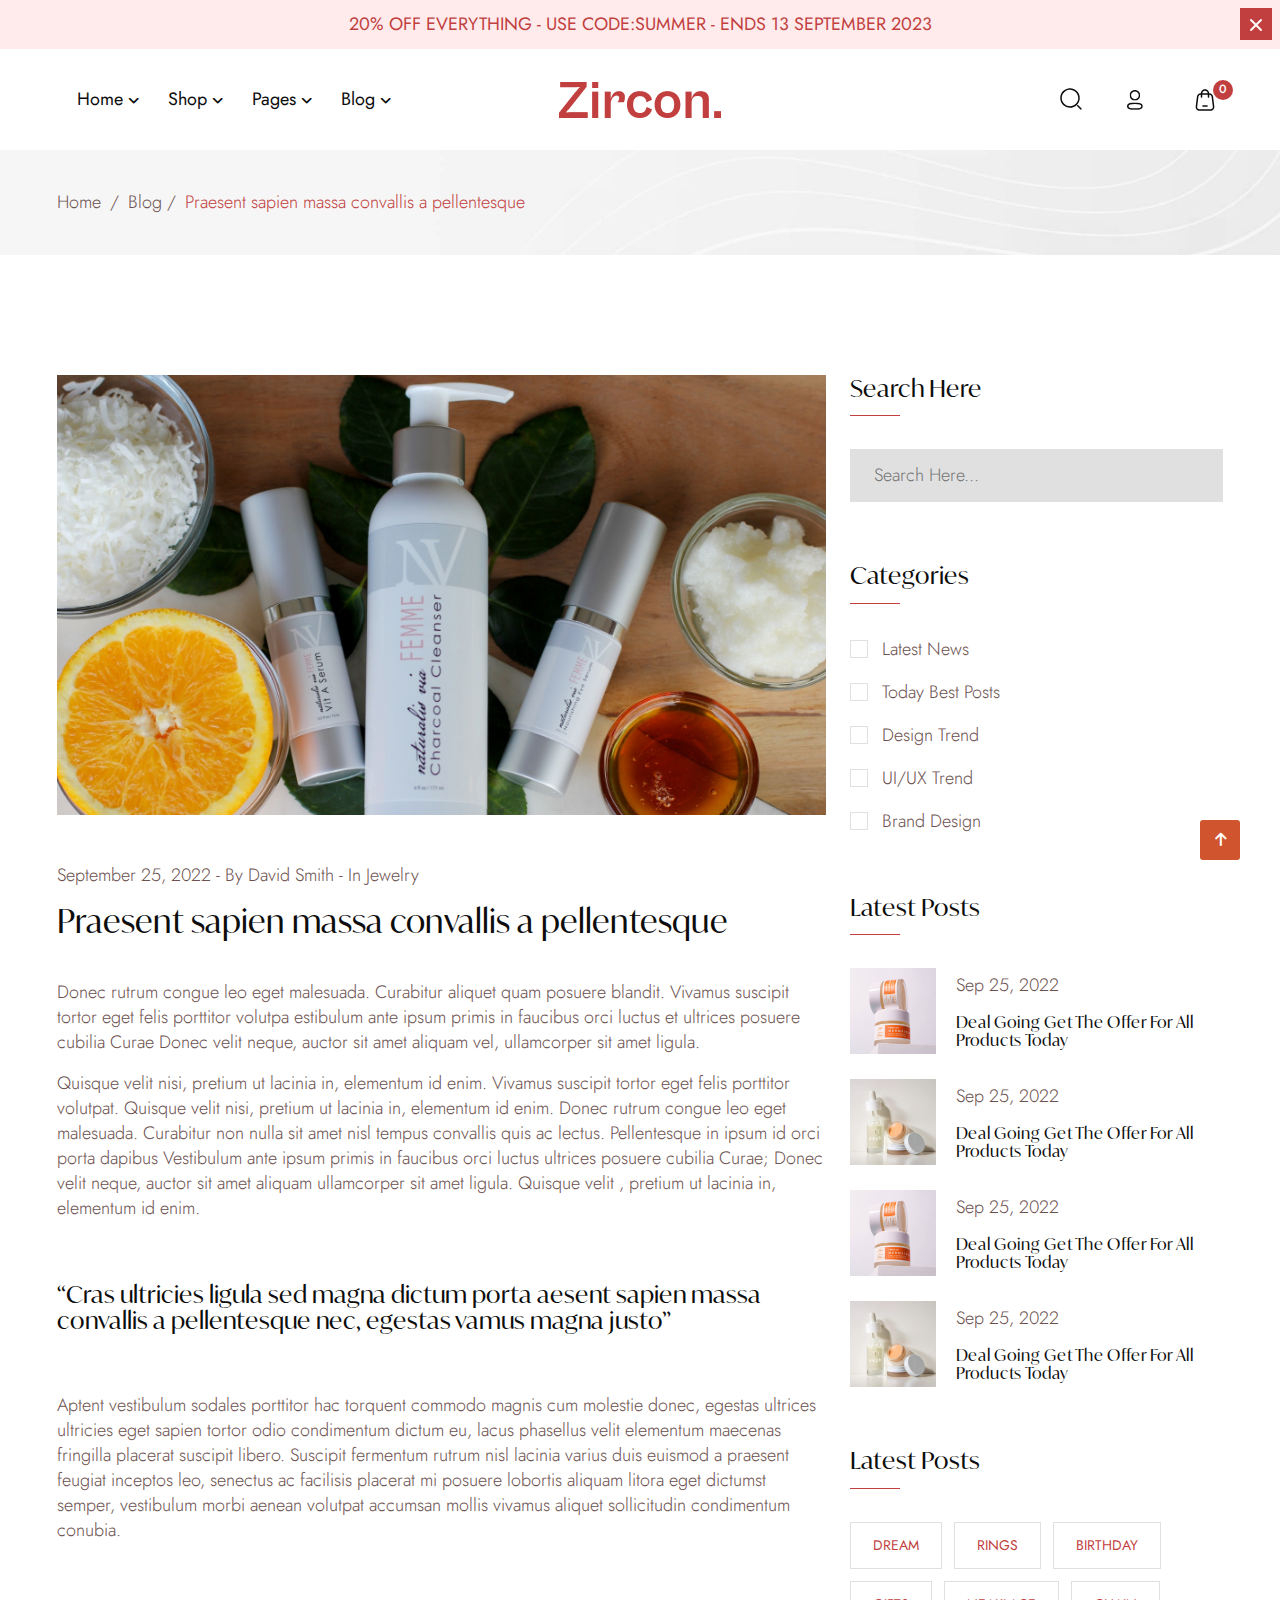
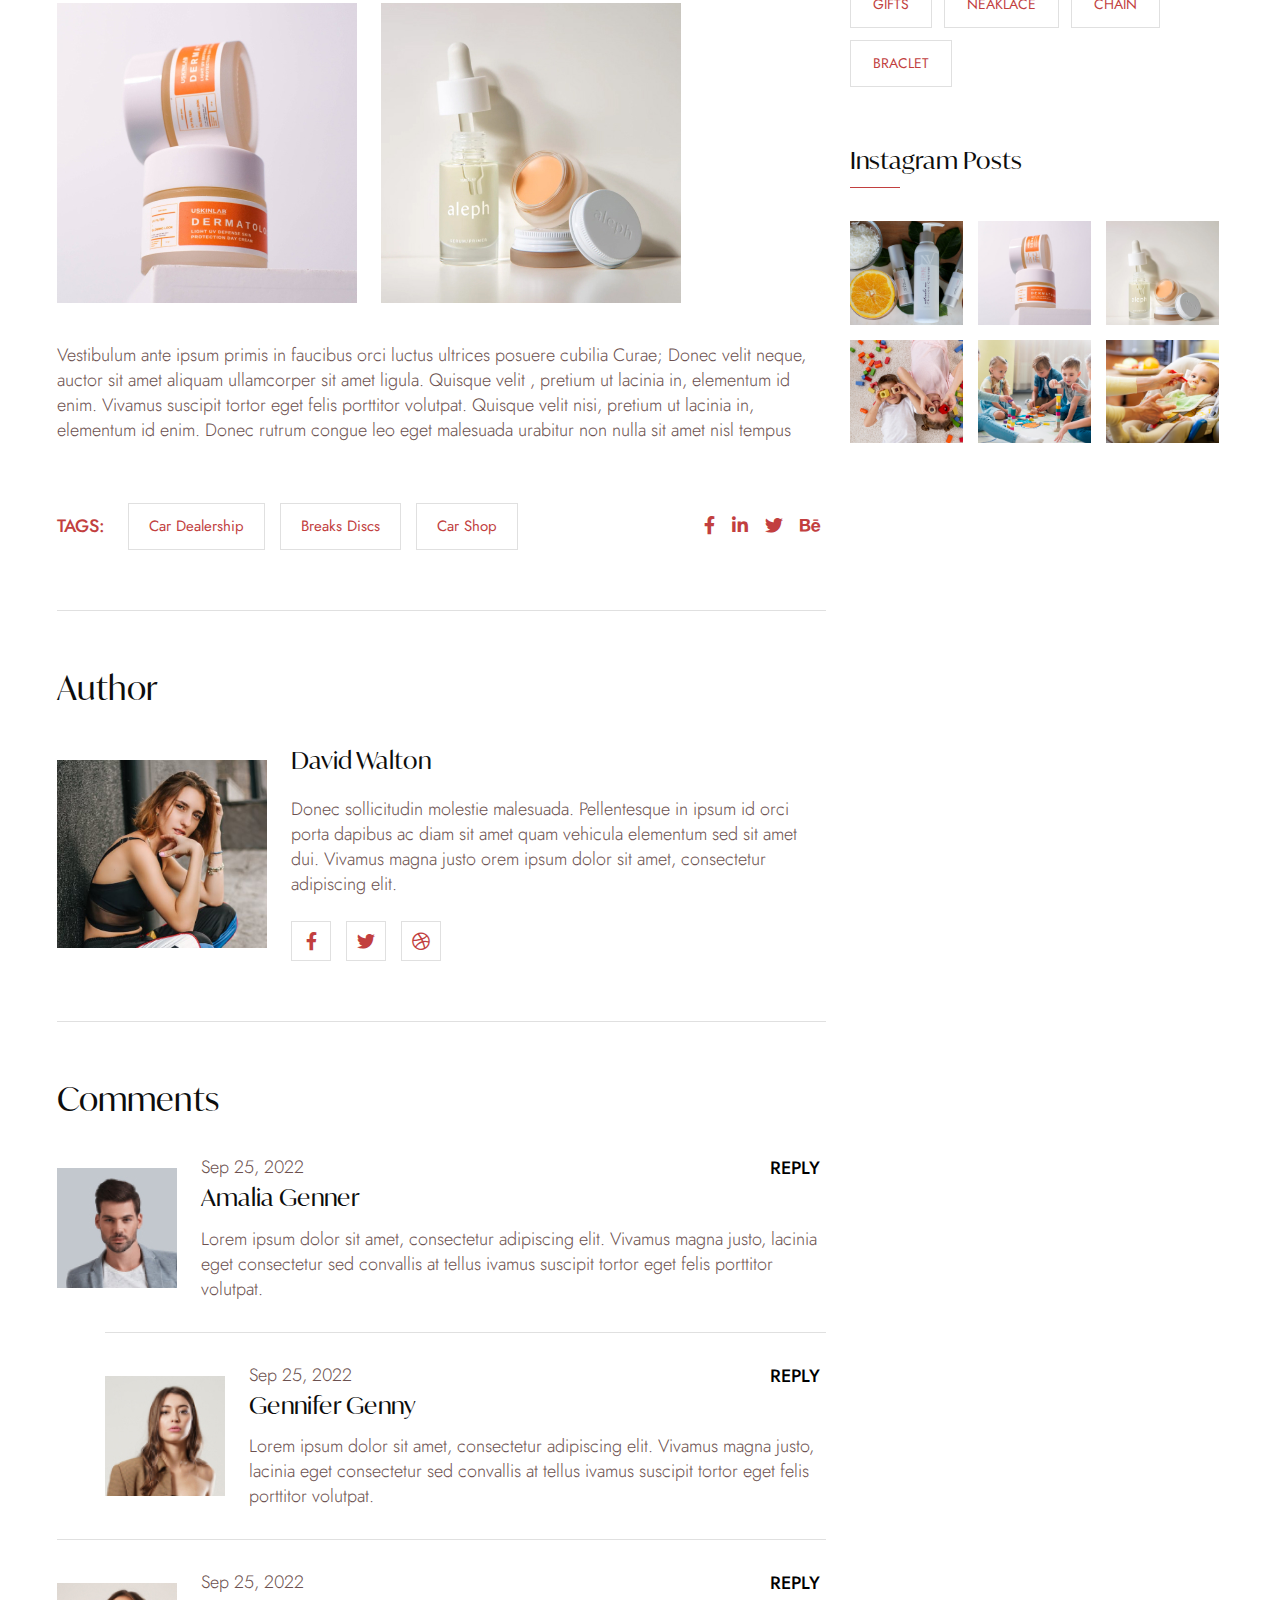
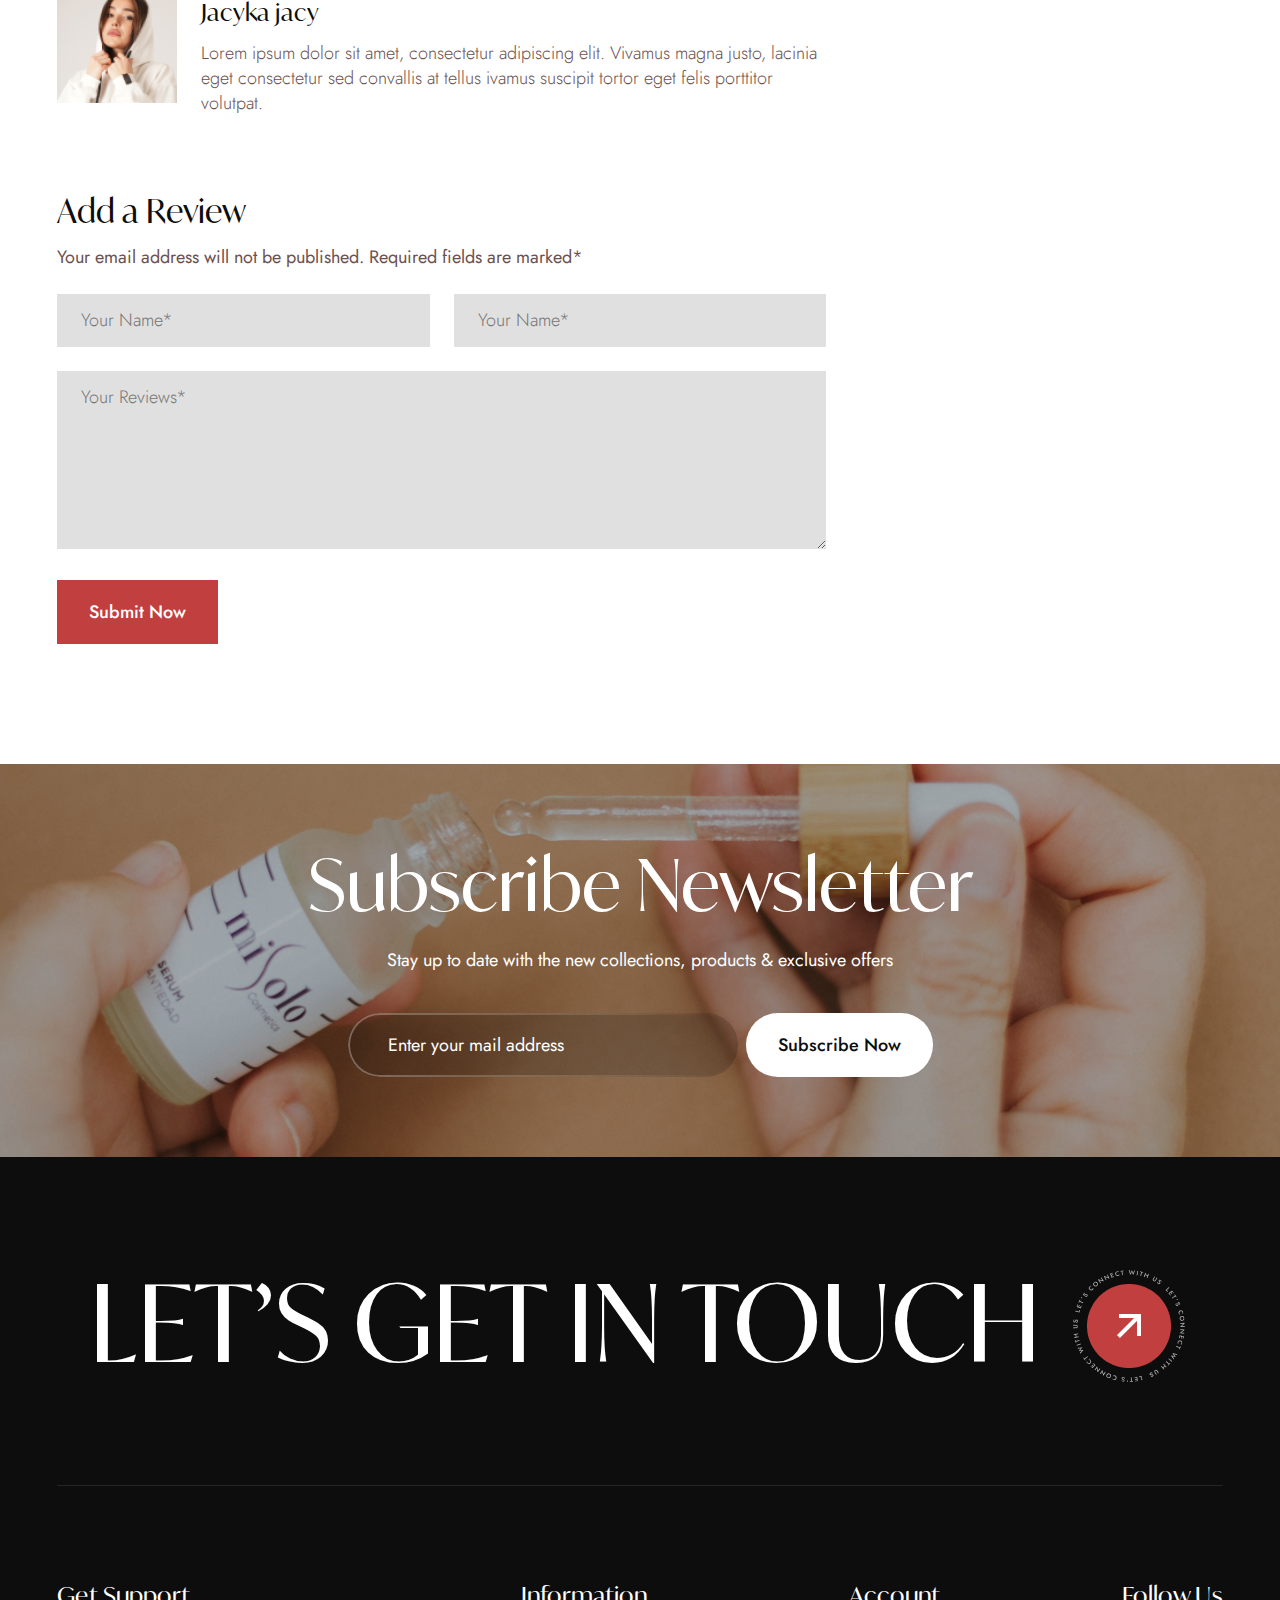
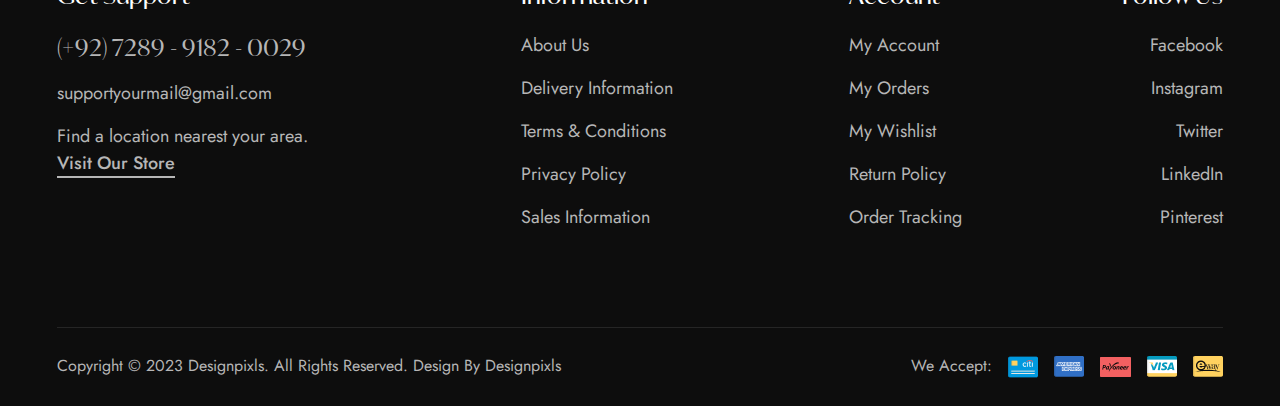
<file: blog-single.html>
<!DOCTYPE html>
<html lang="en">

<head>
    <meta charset="UTF-8">
    <meta name="viewport" content="width=device-width, initial-scale=1.0">
    <title>Zircon - Cosmetics & Beauty</title>

    <!--favicon-->
    <link rel="icon" href="assets/images/favicon.png">

    <!--essential css files-->
    <link rel="stylesheet" href="assets/css/bootstrap.css">
    <link rel="stylesheet" href="assets/css/all.css">
    <link rel="stylesheet" href="assets/css/swiper-bundle.min.css">
    <link rel="stylesheet" href="assets/css/nice-select2.css">
    <link rel="stylesheet" href="assets/css/style.css">

    <!--essential scripts file-->
    <script src="assets/js/popper.min.js" defer="defer"></script>
    <script src="assets/js/bootstrap.min.js" defer="defer"></script>
    <script src="assets/js/swiper-bundle.min.js" defer="defer"></script>
    <script src="assets/js/gsap.js" defer="defer"></script>
    <script src="assets/js/gsap-scroll-trigger.js" defer="defer"></script>
    <script src="assets/js/gsap-split-text.js" defer="defer"></script>
    <script src="assets/js/nice-select2.js" defer="defer"></script>
    <script src="assets/js/scripts.js" defer="defer"></script>
</head>

<body>

    <div class="zc_preloader">
        <div class="zc_loading_container">
            <div class="loading_text">
                <span>Z</span>
                <span>i</span>
                <span>r</span>
                <span>c</span>
                <span>o</span>
                <span>n</span>
                <span>.</span>
            </div>
        </div>
    </div>

    <!--START:Header Section -->
    <header class="zc_header_default header-sticky">
        <div class="zc_coupon_announce position-relative">
            <p class="mb-0 text-center text-uppercase">20% off everything - Use code:Summer - Ends 13 September 2023</p>
            <button href="#" class="zc_announce_close">
                <svg width="20" height="20" viewBox="0 0 20 20" fill="none" xmlns="http://www.w3.org/2000/svg">
                    <path d="M15 5L5 15" stroke="white" stroke-width="2" stroke-linecap="round" stroke-linejoin="round" />
                    <path d="M5 5L15 15" stroke="white" stroke-width="2" stroke-linecap="round" stroke-linejoin="round" />
                </svg>
            </button>
        </div>
        <div class="zc_header_nav">
            <div class="container">
                <div class="row align-items-center">
                    <div class="col-5 col-sm-6 d-lg-none">
                        <div class="zc_header_logo text-start">
                            <a href="index.html"><img src="assets/images/logo.png" alt="logo" class="img-fluid"></a>
                        </div>
                    </div>
                    <div class="col-xl-5 col-lg-5 d-none d-lg-flex">
                        <nav class="zc_nav_menu">
                            <ul>
                                <li class="has-submenu"><a href="#">Home</a>
                                    <ul class="submenu-wrapper">
                                        <li><a href="index.html">Home Page 1</a></li>
                                        <li><a href="index-2.html">Home Page 2</a></li>
                                        <li><a href="index-3.html">Home Page 3</a></li>
                                    </ul>
                                </li>
                                <li class="has-submenu has-megamenu"><a href="#">Shop</a>
                                    <!-- Mega Menu  -->
                                    <div class="zc_megamenu">
                                        <div class="header-submenu-wrapper">
                                            <div class="container">
                                                <div class="header-megamenu-wrapper row">
                                                    <div class="col-3">
                                                        <!-- Header Mega Menu List -->
                                                        <div class="header-megamenu-list">
                                                            <a href="shop.html" class="header-megamenu-title">Best Seller</a>
                                                            <ul role="list">
                                                                <li>
                                                                    <a href="shop.html" class="link-animation">T-shirt dress</a>
                                                                    <span class="badge">Sale</span>
                                                                </li>
                                                                <li>
                                                                    <a href="shop.html" class="link-animation">T-shirt dress</a>
                                                                </li>
                                                                <li>
                                                                    <a href="shop.html" class="link-animation">Denim jacket</a>
                                                                </li>
                                                            </ul>
                                                        </div>
                                                        <!-- Header Mega Menu List -->
                                                        <div class="header-megamenu-list">
                                                            <a href="shop.html" class="header-megamenu-title">Fashion</a>
                                                            <ul role="list">
                                                                <li>
                                                                    <a href="shop.html" class="link-animation">Pencil skirt</a>
                                                                    <span class="badge sale">Sale</span>
                                                                </li>
                                                                <li>
                                                                    <a href="shop.html" class="link-animation">Maxi dress</a>
                                                                </li>
                                                                <li>
                                                                    <a href="shop.html" class="link-animation">Crop top</a>
                                                                </li>
                                                                <li>
                                                                    <a href="shop.html" class="link-animation">Skinny jeans</a>
                                                                    <span class="badge new">Sale</span>
                                                                </li>
                                                                <li>
                                                                    <a href="shop.html" class="link-animation">Women Shirt</a>
                                                                </li>
                                                            </ul>
                                                        </div>
                                                    </div>
                                                    <div class="col-3">
                                                        <!-- Header Mega Menu List -->
                                                        <div class="header-megamenu-list">
                                                            <a href="shop.html" class="header-megamenu-title">Hot Deals</a>
                                                            <ul role="list">
                                                                <li>
                                                                    <a href="shop.html" class="link-animation">Button-down shirt</a>
                                                                    <span class="badge">Sale</span>
                                                                </li>
                                                                <li>
                                                                    <a href="shop.html" class="link-animation">High-waist pants</a>
                                                                </li>
                                                                <li>
                                                                    <a href="shop.html" class="link-animation">Tunic top</a>
                                                                </li>
                                                                <li>
                                                                    <a href="shop.html" class="link-animation">Peplum blouse</a>
                                                                    <span class="badge">Sale</span>
                                                                </li>
                                                                <li>
                                                                    <a href="shop.html" class="link-animation">Women Shirt</a>
                                                                </li>
                                                            </ul>
                                                        </div>
                                                        <!-- Header Mega Menu List -->
                                                        <div class="header-megamenu-list">
                                                            <a href="#" class="header-megamenu-title">Fashion</a>
                                                            <ul class="" role="list">
                                                                <li>
                                                                    <a href="shop.html" class="link-animation">Pencil skirt</a>
                                                                    <span class="badge sale badge">Sale</span>
                                                                </li>
                                                                <li>
                                                                    <a href="shop.html" class="link-animation">Maxi dress</a>
                                                                </li>
                                                                <li>
                                                                    <a href="shop.html" class="link-animation">Crop top</a>
                                                                </li>
                                                                <li>
                                                                    <a href="shop.html" class="link-animation">Skinny jeans</a>
                                                                    <span class="badge new">Sale</span>
                                                                </li>
                                                                <li>
                                                                    <a href="shop.html" class="link-animation">Women Shirt</a>
                                                                </li>
                                                            </ul>
                                                        </div>
                                                    </div>
                                                    <div class="col-3">
                                                        <!-- Header Mega Menu List -->
                                                        <div class="header-megamenu-list">
                                                            <a href="#" class="header-megamenu-title">Hot Deals</a>
                                                            <ul role="list">
                                                                <li>
                                                                    <a href="#" class="link-animation">Long sleeve shirt</a>
                                                                </li>
                                                                <li>
                                                                    <a href="#" class="link-animation">Shorts Gym Snad</a>
                                                                </li>
                                                                <li>
                                                                    <a href="#" class="link-animation">Black Zipper</a>
                                                                </li>
                                                                <li>
                                                                    <a href="#" class="link-animation">Peplum blouse</a>
                                                                    <span class="badge sale">Sale</span>
                                                                </li>
                                                                <li>
                                                                    <a href="#" class="link-animation">Women Shirt</a>
                                                                </li>
                                                            </ul>
                                                        </div>
                                                        <!-- Header Mega Menu List -->
                                                        <div class="header-megamenu-list">
                                                            <a href="#" class="header-megamenu-title">Fashion</a>
                                                            <ul role="list">
                                                                <li>
                                                                    <a href="#" class="link-animation">Pencil skirt</a>
                                                                    <span class="badge sale">Sale</span>
                                                                </li>
                                                                <li>
                                                                    <a href="#" class="link-animation">Maxi dress</a>
                                                                </li>
                                                                <li>
                                                                    <a href="#" class="link-animation">Crop top</a>
                                                                </li>
                                                                <li>
                                                                    <a href="#" class="link-animation">Skinny jeans</a>
                                                                    <span class="badge new">Sale</span>
                                                                </li>
                                                                <li>
                                                                    <a href="#" class="link-animation">Women Shirt</a>
                                                                </li>
                                                            </ul>
                                                        </div>
                                                    </div>
                                                    <div class="col-3">
                                                        <div class="header-megamenu-banner">
                                                            <h5 class="banner-title">Off work on payday.</h5>
                                                            <img loading="lazy" src="assets/images/look-book/lookbook3.2img.png" alt="Zircon" class="megamenu-banner-image" />
                                                            <p class="p-lg banner-text ">
                                                                New Arrival Sale 20% Discount <br>
                                                                <a class="single-button link-animation" href="/shop.html">
                                                                    Shop Now
                                                                </a>
                                                            </p>
                                                        </div>
                                                    </div>
                                                </div>
                                            </div>
                                        </div>
                                    </div>
                                </li>
                                <li class="has-submenu"><a href="#">Pages</a>
                                    <ul class="submenu-wrapper">
                                        <li><a href="about.html">About Us</a></li>
                                        <li><a href="contact.html">Contact</a></li>
                                        <li class="has-submenu"><a href="javascript:void(0)">Product</a>
                                            <ul class="submenu-wrapper">
                                                <li><a href="shop.html">Shop Grid</a></li>
                                                <li><a href="shop-list.html">Shop List</a></li>
                                                <li><a href="product-details.html">Product Details</a></li>
                                                <li><a href="product-details-2.html">Product Details V2</a></li>
                                                <li><a href="product-details-3.html">Product Details V3</a></li>
                                                <li><a href="checkout.html">Checkout</a></li>
                                            </ul>
                                        </li>
                                        <li><a href="faq.html">Faq</a></li>
                                        <li><a href="cart.html">Cart</a></li>
                                        <li><a href="wishlist.html">Wishlist</a></li>
                                        <li><a href="order-tracking.html">Order Tracking</a></li>
                                    </ul>
                                </li>
                                <li class="has-submenu"><a href="#">Blog</a>
                                    <ul class="submenu-wrapper">
                                        <li><a href="blog.html">Blog List</a></li>
                                        <li><a href="blog-single.html">Blog Details</a></li>
                                    </ul>
                                </li>
                            </ul>
                        </nav>
                    </div>
                    <div class="col-xl-2 col-lg-3 d-none d-lg-block">
                        <div class="zc_header_logo text-center">
                            <a href="index.html"><img src="assets/images/logo.png" alt="logo" class="img-fluid"></a>
                        </div>
                    </div>
                    <div class="col-xl-5 col-lg-4 col-7 col-sm-6">
                        <div class="zc_header_right d-flex align-items-center justify-content-end">
                            <div class="header-search">
                                <button type="button" class="zc_header_search zc_headerSrc-open" data-bs-toggle="dropdown" aria-expanded="false">
                                    <svg width="24" height="24" viewBox="0 0 24 24" fill="none" xmlns="http://www.w3.org/2000/svg">
                                        <path d="M22.0001 22.7502C21.9016 22.7505 21.804 22.7312 21.7131 22.6934C21.6221 22.6556 21.5395 22.6002 21.4701 22.5302L18.2501 19.3102C18.1176 19.1681 18.0455 18.98 18.0489 18.7857C18.0524 18.5914 18.1311 18.406 18.2685 18.2686C18.4059 18.1312 18.5913 18.0525 18.7856 18.0491C18.9799 18.0456 19.1679 18.1178 19.3101 18.2502L22.5301 21.4702C22.6349 21.5751 22.7062 21.7087 22.7351 21.8541C22.764 21.9995 22.7491 22.1502 22.6924 22.2872C22.6357 22.4241 22.5397 22.5412 22.4165 22.6236C22.2932 22.7061 22.1484 22.7501 22.0001 22.7502Z" fill="#0D0D0D" />
                                        <path d="M11 20.7502C9.07164 20.7502 7.18657 20.1784 5.58319 19.1071C3.97982 18.0357 2.73013 16.513 1.99218 14.7314C1.25422 12.9498 1.06114 10.9894 1.43735 9.09812C1.81355 7.2068 2.74215 5.46952 4.10571 4.10596C5.46928 2.7424 7.20656 1.8138 9.09787 1.43759C10.9892 1.06139 12.9496 1.25447 14.7312 1.99242C16.5127 2.73038 18.0355 3.98006 19.1068 5.58344C20.1782 7.18682 20.75 9.07188 20.75 11.0002C20.7471 13.5852 19.7189 16.0635 17.8911 17.8913C16.0632 19.7192 13.585 20.7473 11 20.7502ZM11 2.75025C9.36831 2.75025 7.77326 3.2341 6.41655 4.14062C5.05984 5.04715 4.00242 6.33562 3.378 7.84311C2.75358 9.3506 2.5902 11.0094 2.90853 12.6097C3.22685 14.2101 4.01259 15.6801 5.16637 16.8339C6.32016 17.9877 7.79017 18.7734 9.39051 19.0917C10.9909 19.4101 12.6497 19.2467 14.1571 18.6223C15.6646 17.9978 16.9531 16.9404 17.8596 15.5837C18.7661 14.227 19.25 12.6319 19.25 11.0002C19.2476 8.81294 18.3777 6.71591 16.831 5.16925C15.2843 3.62259 13.1873 2.75263 11 2.75025Z" fill="#0D0D0D" />
                                    </svg>
                                </button>
                                <div class="dropdown-menu dropdown-menu-end" style="">
                                    <form class="search-form d-flex align-items-center gap-2">
                                        <input type="text" placeholder="Search..." class="theme-input bg-transparent">
                                        <button type="submit" class="submit-btn">Go</button>
                                    </form>
                                </div>
                            </div>
                            <div class="zc_header_user d-none d-sm-block">
                                <a href="#">
                                    <svg width="24" height="24" viewBox="0 0 24 24" fill="none" xmlns="http://www.w3.org/2000/svg">
                                        <mask id="mask0_140_1208" style="mask-type:luminance" maskUnits="userSpaceOnUse" x="4" y="14" width="16" height="8">
                                            <path fill-rule="evenodd" clip-rule="evenodd" d="M4 14.4961H19.8399V21.8701H4V14.4961Z" fill="white" />
                                        </mask>
                                        <g mask="url(#mask0_140_1208)">
                                            <path fill-rule="evenodd" clip-rule="evenodd" d="M11.921 15.9961C7.66 15.9961 5.5 16.7281 5.5 18.1731C5.5 19.6311 7.66 20.3701 11.921 20.3701C16.181 20.3701 18.34 19.6381 18.34 18.1931C18.34 16.7351 16.181 15.9961 11.921 15.9961ZM11.921 21.8701C9.962 21.8701 4 21.8701 4 18.1731C4 14.8771 8.521 14.4961 11.921 14.4961C13.88 14.4961 19.84 14.4961 19.84 18.1931C19.84 21.4891 15.32 21.8701 11.921 21.8701Z" fill="#0D0D0D" />
                                        </g>
                                        <mask id="mask1_140_1208" style="mask-type:luminance" maskUnits="userSpaceOnUse" x="6" y="2" width="12" height="11">
                                            <path fill-rule="evenodd" clip-rule="evenodd" d="M6.61035 2.00012H17.2304V12.6187H6.61035V2.00012Z" fill="white" />
                                        </mask>
                                        <g mask="url(#mask1_140_1208)">
                                            <path fill-rule="evenodd" clip-rule="evenodd" d="M11.9214 3.42776C9.78038 3.42776 8.03838 5.16876 8.03838 7.30976C8.03138 9.44376 9.76038 11.1838 11.8924 11.1918L11.9214 11.9058V11.1918C14.0614 11.1918 15.8024 9.44976 15.8024 7.30976C15.8024 5.16876 14.0614 3.42776 11.9214 3.42776ZM11.9214 12.6188H11.8894C8.96738 12.6098 6.60038 10.2268 6.61038 7.30676C6.61038 4.38176 8.99238 1.99976 11.9214 1.99976C14.8494 1.99976 17.2304 4.38176 17.2304 7.30976C17.2304 10.2378 14.8494 12.6188 11.9214 12.6188Z" fill="#0D0D0D" />
                                        </g>
                                    </svg>
                                </a>
                                <ul class="position-absolute user-menu">
                                    <li><a href="login.html">Login</a></li>
                                    <li><a href="signup.html">Sign Up</a></li>
                                    <li><a href="login.html">My Account</a></li>
                                </ul>
                            </div>
                            <div class="zc_header_cart d-none d-sm-block">
                                <button type="button">
                                    <svg width="24" height="24" viewBox="0 0 24 24" fill="none" xmlns="http://www.w3.org/2000/svg">
                                        <path d="M17.5995 22.7383H6.39947C5.86779 22.7383 5.34219 22.6252 4.85756 22.4066C4.37293 22.1879 3.94036 21.8687 3.58854 21.47C3.23673 21.0714 2.97372 20.6025 2.81699 20.0945C2.66026 19.5864 2.61338 19.0508 2.67947 18.5233L3.92947 8.52328C4.04381 7.61692 4.48465 6.78333 5.16942 6.17863C5.85419 5.57393 6.73592 5.23961 7.64947 5.23828H16.3495C17.2629 5.23977 18.1445 5.57399 18.8294 6.17842C19.5143 6.78286 19.9555 7.6161 20.0705 8.52228L21.3205 18.5223C21.3866 19.05 21.3396 19.5857 21.1829 20.0938C21.0261 20.602 20.763 21.071 20.4111 21.4697C20.0592 21.8685 19.6265 22.1878 19.1417 22.4065C18.657 22.6252 18.1313 22.7383 17.5995 22.7383ZM7.64547 6.73828C7.0974 6.73929 6.56848 6.93996 6.15766 7.30274C5.74684 7.66552 5.48228 8.16555 5.41347 8.70928L4.16347 18.7093C4.12354 19.0262 4.1516 19.348 4.24579 19.6532C4.33998 19.9584 4.49812 20.24 4.70969 20.4793C4.92127 20.7186 5.1814 20.9101 5.47277 21.0409C5.76414 21.1718 6.08005 21.2391 6.39947 21.2383H17.5995C17.9186 21.2385 18.2341 21.1708 18.525 21.0397C18.8159 20.9086 19.0756 20.7171 19.2868 20.4778C19.4981 20.2386 19.6559 19.9572 19.75 19.6523C19.8441 19.3474 19.8722 19.0259 19.8325 18.7093L18.5825 8.70928C18.513 8.16564 18.2481 7.66584 17.8372 7.30316C17.4263 6.94047 16.8975 6.73969 16.3495 6.73828H7.64547Z" fill="#0D0D0D" />
                                        <path d="M15.499 9.75024C15.3001 9.75024 15.1093 9.67123 14.9687 9.53057C14.828 9.38992 14.749 9.19916 14.749 9.00024V5.50024C14.749 4.7709 14.4593 4.07143 13.9436 3.5557C13.4278 3.03998 12.7284 2.75024 11.999 2.75024C11.2697 2.75024 10.5702 3.03998 10.0545 3.5557C9.53875 4.07143 9.24902 4.7709 9.24902 5.50024V9.00024C9.24902 9.19916 9.17001 9.38992 9.02935 9.53057C8.8887 9.67123 8.69794 9.75024 8.49902 9.75024C8.30011 9.75024 8.10935 9.67123 7.96869 9.53057C7.82804 9.38992 7.74902 9.19916 7.74902 9.00024V5.50024C7.74902 4.37307 8.19679 3.29207 8.99382 2.49504C9.79085 1.69801 10.8719 1.25024 11.999 1.25024C13.1262 1.25024 14.2072 1.69801 15.0042 2.49504C15.8013 3.29207 16.249 4.37307 16.249 5.50024V9.00024C16.249 9.19916 16.17 9.38992 16.0294 9.53057C15.8887 9.67123 15.6979 9.75024 15.499 9.75024Z" fill="#0D0D0D" />
                                        <path d="M14 18.75H10C9.80109 18.75 9.61032 18.671 9.46967 18.5303C9.32902 18.3897 9.25 18.1989 9.25 18C9.25 17.8011 9.32902 17.6103 9.46967 17.4697C9.61032 17.329 9.80109 17.25 10 17.25H14C14.1989 17.25 14.3897 17.329 14.5303 17.4697C14.671 17.6103 14.75 17.8011 14.75 18C14.75 18.1989 14.671 18.3897 14.5303 18.5303C14.3897 18.671 14.1989 18.75 14 18.75Z" fill="#0D0D0D" />
                                    </svg>
                                </button>
                                <span class="zc_cart_count">0</span>
                            </div>
                            <div class="header-toggle zc3_header-toggle d-lg-none">
                                <button type="button" class="zc3_menu_toggler d-lg-none">
                                    <span></span>
                                    <span></span>
                                    <span></span>
                                </button>
                            </div>
                        </div>
                    </div>
                </div>
            </div>
        </div>
    </header>
    <!-- END:Header Section -->


    <main id="MainContent">

        <!--breadcrumb section start-->
        <div class="breadcrumb-section pt-40 pb-40" data-background="assets/images/shape/breadcrumb-bg.jpg">
            <div class="container">
                <p class="breadcrumb-text fw-light mb-0"><a href="index.html">Home</a> / <span>Blog / </span> <span class="primary-text-color">Praesent sapien massa convallis a pellentesque</span></p>
            </div>
        </div>
        <!--breadcrumb section end-->

        <!--blog single start-->
        <section class="blog-single-section ptb-120 bg-white">
            <div class="container">
                <div class="row g-5 g-xl-4">
                    <div class="col-xl-8">
                        <div class="blog-single-content">
                            <img src="assets/images/blog/blog-single.jpg" alt="single Page" class="img-fluid mb-5">
                            <p class="fs-sm fw-light text-color mb-3">September 25, 2022 - By David Smith - In Jewelry</p>
                            <h3 class="mb-40 fw-normal">Praesent sapien massa convallis a pellentesque</h3>
                            <p class="fw-light text-color">Donec rutrum congue leo eget malesuada. Curabitur aliquet quam posuere blandit. Vivamus suscipit tortor eget felis porttitor volutpa estibulum ante ipsum primis in faucibus orci luctus et ultrices posuere cubilia Curae Donec velit neque, auctor sit amet aliquam vel, ullamcorper sit amet ligula.</p>
                            <p class="mb-60 fw-light text-color">Quisque velit nisi, pretium ut lacinia in, elementum id enim. Vivamus suscipit tortor eget felis porttitor volutpat. Quisque velit nisi, pretium ut lacinia in, elementum id enim. Donec rutrum congue leo eget malesuada. Curabitur non nulla sit amet nisl tempus convallis quis ac lectus. Pellentesque in ipsum id orci porta dapibus Vestibulum ante ipsum primis in faucibus orci luctus ultrices posuere cubilia Curae; Donec velit neque, auctor sit amet aliquam ullamcorper sit amet ligula. Quisque velit , pretium ut lacinia in, elementum id enim.</p>
                            <blockquote class="mb-60">
                                <h4 class="mb-0">“Cras ultricies ligula sed magna dictum porta aesent sapien massa convallis a pellentesque nec, egestas vamus magna justo”</h4>
                            </blockquote>
                            <p class="mb-60 fw-light text-color">Aptent vestibulum sodales porttitor hac torquent commodo magnis cum molestie donec, egestas ultrices ultricies eget sapien tortor odio condimentum dictum eu, lacus phasellus velit elementum maecenas fringilla placerat suscipit libero. Suscipit fermentum rutrum nisl lacinia varius duis euismod a praesent feugiat inceptos leo, senectus ac facilisis placerat mi posuere lobortis aliquam litora eget dictumst semper, vestibulum morbi aenean volutpat accumsan mollis vivamus aliquet sollicitudin condimentum conubia.</p>
                            <div class="blog-gallery d-flex align-items-center gap-4 flex-wrap flex-sm-nowrap mb-40">
                                <div>
                                    <img src="assets/images/blog/blog-02.jpg" alt="not found" class="img-fluid">
                                </div>
                                <div>
                                    <img src="assets/images/blog/blog-03.jpg" alt="not found" class="img-fluid">
                                </div>
                            </div>
                            <p class="mb-60 fw-light text-color">Vestibulum ante ipsum primis in faucibus orci luctus ultrices posuere cubilia Curae; Donec velit neque, auctor sit amet aliquam ullamcorper sit amet ligula. Quisque velit , pretium ut lacinia in, elementum id enim. Vivamus suscipit tortor eget felis porttitor volutpat. Quisque velit nisi, pretium ut lacinia in, elementum id enim. Donec rutrum congue leo eget malesuada urabitur non nulla sit amet nisl tempus</p>

                            <div class="tags-social d-flex align-items-center justify-content-between flex-wrap gap-3">
                                <div class="tags-list">
                                    <span class="title fw-medium me-2">Tags:</span>
                                    <a href="#">Car Dealership</a>
                                    <a href="#">Breaks Discs</a>
                                    <a href="#">Car Shop</a>
                                </div>
                                <div class="social-share">
                                    <a href="#"><i class="fab fa-facebook-f"></i></a>
                                    <a href="#"><i class="fab fa-linkedin-in"></i></a>
                                    <a href="#"><i class="fab fa-twitter"></i></a>
                                    <a href="#"><i class="fab fa-behance"></i></a>
                                </div>
                            </div>

                            <div class="spacer mt-60 mb-60"></div>

                            <div class="blog-author">
                                <h3 class="mb-40">Author</h3>
                                <div class="blog-author-box d-flex align-items-center gap-4 flex-wrap flex-md-nowrap">
                                    <div class="author-thumb">
                                        <img src="assets/images/author/author-lg-.jpg" alt="author" class="img-fluid">
                                    </div>
                                    <div>
                                        <h4 class="mb-4 fw-normal">David Walton</h4>
                                        <p class="mb-4 fw-light text-color">Donec sollicitudin molestie malesuada. Pellentesque in ipsum id orci porta dapibus ac diam sit amet quam vehicula elementum sed sit amet dui. Vivamus magna justo orem ipsum dolor sit amet, consectetur adipiscing elit.</p>
                                        <div class="author-socials">
                                            <a href="#"><i class="fab fa-facebook-f"></i></a>
                                            <a href="#"><i class="fab fa-twitter"></i></a>
                                            <a href="#"><i class="fab fa-dribbble"></i></a>
                                        </div>
                                    </div>
                                </div>
                            </div>

                            <div class="spacer mt-60 mb-60"></div>

                            <div class="blog-comments">
                                <h3 class="mb-2 fw-normal">Comments</h3>
                                <ul class="blog-comment-list">
                                    <li class="d-flex align-items-center gap-4 flex-wrap flex-md-nowrap">
                                        <div class="client-thumb">
                                            <img src="assets/images/author/author-lg.jpg" alt="not found" class="img-fluid">
                                        </div>
                                        <div class="position-relative">
                                            <span class="fw-light fs-sm text-color">Sep 25, 2022</span>
                                            <h4 class="mb-3 mt-1">Amalia Genner</h4>
                                            <p class="fw-light text-color mb-0">Lorem ipsum dolor sit amet, consectetur adipiscing elit. Vivamus magna justo, lacinia eget consectetur sed convallis at tellus ivamus suscipit tortor eget felis porttitor volutpat.</p>
                                            <button type="button" class="reply-btn">Reply</button>
                                        </div>
                                    </li>
                                    <li class="d-flex align-items-center gap-4 flex-wrap flex-md-nowrap ms-5">
                                        <div class="client-thumb">
                                            <img src="assets/images/author/author-lg-2.jpg" alt="not found" class="img-fluid">
                                        </div>
                                        <div class="position-relative">
                                            <span class="fw-light fs-sm text-color">Sep 25, 2022</span>
                                            <h4 class="mb-3 mt-1">Gennifer Genny</h4>
                                            <p class="fw-light text-color mb-0">Lorem ipsum dolor sit amet, consectetur adipiscing elit. Vivamus magna justo, lacinia eget consectetur sed convallis at tellus ivamus suscipit tortor eget felis porttitor volutpat.</p>
                                            <button type="button" class="reply-btn">Reply</button>
                                        </div>
                                    </li>
                                    <li class="d-flex align-items-center gap-4 flex-wrap flex-md-nowrap">
                                        <div class="client-thumb">
                                            <img src="assets/images/author/author-lg-3.jpg" alt="not found" class="img-fluid">
                                        </div>
                                        <div class="position-relative">
                                            <span class="fw-light fs-sm text-color">Sep 25, 2022</span>
                                            <h4 class="mb-3 mt-1">Jacyka jacy</h4>
                                            <p class="fw-light text-color mb-0">Lorem ipsum dolor sit amet, consectetur adipiscing elit. Vivamus magna justo, lacinia eget consectetur sed convallis at tellus ivamus suscipit tortor eget felis porttitor volutpat.</p>
                                            <button type="button" class="reply-btn">Reply</button>
                                        </div>
                                    </li>
                                </ul>
                            </div>

                            <div class="blog-review-form mt-5">
                                <h3 class="mb-3 fw-normal">Add a Review</h3>
                                <p class="mb-4">Your email address will not be published. Required fields are marked*</p>

                                <form class="#">
                                    <div class="row align-items-center g-4">
                                        <div class="col-sm-6">
                                            <div class="input-field">
                                                <input type="text" placeholder="Your Name*" class="theme-input fw-light">
                                            </div>
                                        </div>
                                        <div class="col-sm-6">
                                            <div class="input-field">
                                                <input type="text" placeholder="Your Name*" class="theme-input fw-light">
                                            </div>
                                        </div>
                                        <div class="col-sm-12">
                                            <div class="input-field">
                                                <textarea placeholder="Your Reviews*" class="theme-input fw-light" rows="6"></textarea>
                                            </div>
                                        </div>
                                    </div>
                                    <button type="submit" class="zc_primary_btn mt-4">
                                        <span class="zc_btnShape"></span>
                                        <span class="zc_btnShape"></span>
                                        <span class="zc_btnShape"></span>
                                        <span class="zc_btnShape"></span>
                                        <span class="zc_btn_text">Submit Now</span>
                                    </button>
                                </form>

                            </div>

                        </div>
                    </div>
                    <div class="col-xl-4">
                        <div class="blog-sidebar">
                            <div class="sidebar-widget search-widget">
                                <h4 class="widget-title position-relative fw-normal mb-5">Search Here</h4>
                                <form>
                                    <input type="text" placeholder="Search Here..." class="theme-input fw-light">
                                </form>
                            </div>
                            <div class="sidebar-widget categories-widget mt-60">
                                <h4 class="widget-title position-relative fw-normal mb-5">Categories</h4>
                                <ul class="sidebar-check-fields">
                                    <li><label><input type="checkbox"> <span>Latest News</span></label></li>
                                    <li><label><input type="checkbox"> <span>Today Best Posts</span></label></li>
                                    <li><label><input type="checkbox"> <span>Design Trend</span></label></li>
                                    <li><label><input type="checkbox"> <span>UI/UX Trend</span></label></li>
                                    <li><label><input type="checkbox"> <span>Brand Design</span></label></li>
                                </ul>
                            </div>
                            <div class="sidebar-widget latest-post-widget mt-60">
                                <h4 class="widget-title position-relative fw-normal mb-5">Latest Posts</h4>
                                <ul class="latest-posts">
                                    <li class="d-flex align-items-center gap-3">
                                        <div class="feature-image pe-1">
                                            <a href="product-details.html"><img src="assets/images/blog/blog-02.jpg" alt="not found" class="img-fluid"></a>
                                        </div>
                                        <div>
                                            <span class="fs-sm fw-light text-color date">Sep 25, 2022</span>
                                            <a href="product-details.html">
                                                <h6 class="mb-0 mt-3 fw-regular">Deal Going Get The Offer For All Products Today</h6>
                                            </a>
                                        </div>
                                    </li>
                                    <li class="d-flex align-items-center gap-3">
                                        <div class="feature-image pe-1">
                                            <a href="product-details.html"><img src="assets/images/blog/blog-03.jpg" alt="not found" class="img-fluid"></a>
                                        </div>
                                        <div>
                                            <span class="fs-sm fw-light text-color date">Sep 25, 2022</span>
                                            <a href="product-details.html">
                                                <h6 class="mb-0 mt-3 fw-regular">Deal Going Get The Offer For All Products Today</h6>
                                            </a>
                                        </div>
                                    </li>
                                    <li class="d-flex align-items-center gap-3">
                                        <div class="feature-image pe-1">
                                            <a href="product-details.html"><img src="assets/images/blog/blog-02.jpg" alt="not found" class="img-fluid"></a>
                                        </div>
                                        <div>
                                            <span class="fs-sm fw-light text-color date">Sep 25, 2022</span>
                                            <a href="product-details.html">
                                                <h6 class="mb-0 mt-3 fw-regular">Deal Going Get The Offer For All Products Today</h6>
                                            </a>
                                        </div>
                                    </li>
                                    <li class="d-flex align-items-center gap-3">
                                        <div class="feature-image pe-1">
                                            <a href="product-details.html"><img src="assets/images/blog/blog-03.jpg" alt="not found" class="img-fluid"></a>
                                        </div>
                                        <div>
                                            <span class="fs-sm fw-light text-color date">Sep 25, 2022</span>
                                            <a href="product-details.html">
                                                <h6 class="mb-0 mt-3 fw-regular">Deal Going Get The Offer For All Products Today</h6>
                                            </a>
                                        </div>
                                    </li>
                                </ul>
                            </div>
                            <div class="sidebar-widget tags-widget mt-60">
                                <h4 class="widget-title position-relative fw-normal mb-5">Latest Posts</h4>
                                <div class="tags">
                                    <a href="#">Dream</a>
                                    <a href="#">Rings</a>
                                    <a href="#">Birthday</a>
                                    <a href="#">Gifts</a>
                                    <a href="#">Neaklace</a>
                                    <a href="#">Chain</a>
                                    <a href="#">Braclet</a>
                                </div>
                            </div>
                            <div class="sidebar-widget instagram-widget mt-60">
                                <h4 class="widget-title position-relative fw-normal mb-5">Instagram Posts</h4>
                                <ul class="insta-posts">
                                    <li><a href="#"><img src="assets/images/blog/blg-insta-1.jpg" alt="insta post" class="img-fluid"></a></li>
                                    <li><a href="#"><img src="assets/images/blog/blg-insta-2.jpg" alt="insta post" class="img-fluid"></a></li>
                                    <li><a href="#"><img src="assets/images/blog/blg-insta-3.jpg" alt="insta post" class="img-fluid"></a></li>
                                    <li><a href="#"><img src="assets/images/blog/blg-insta-4.jpg" alt="insta post" class="img-fluid"></a></li>
                                    <li><a href="#"><img src="assets/images/blog/blg-insta-5.jpg" alt="insta post" class="img-fluid"></a></li>
                                    <li><a href="#"><img src="assets/images/blog/blg-insta-6.jpg" alt="insta post" class="img-fluid"></a></li>
                                </ul>
                            </div>
                        </div>
                    </div>
                </div>
            </div>
        </section>
        <!--blog single end-->

        <!-- START:Newsletter section -->
        <section class="zc_newsletter bgImg" style="background-image: url(assets/images/banner/newsletter-bg.jpg);">
            <div class="container">
                <div class="row">
                    <div class="col-lg-12">
                        <div class="newsletter_bg text-center py-80">
                            <h2 class="zc_section_heading text-white mb-24 split-text right">Subscribe Newsletter</h2>
                            <p class="text-white mb-40 ">Stay up to date with the new collections, products & exclusive offers</p>
                            <form action="" class="d-flex align-items-center justify-content-center">
                                <div class="newsletter_input">
                                    <input type="text" placeholder="Enter your mail address">
                                </div>
                                <button type="submit" class="zc_primary_btn">
                                    <span class="zc_btnShape"></span>
                                    <span class="zc_btnShape"></span>
                                    <span class="zc_btnShape"></span>
                                    <span class="zc_btnShape"></span>
                                    <span class="zc_btn_text">Subscribe Now</span>
                                </button>
                            </form>
                        </div>
                    </div>
                </div>
            </div>
        </section>
        <!-- END:Newsletter section -->

    </main>

    <!-- START:Footer Area -->
    <footer class="zc_footer_area pt-96">
        <div class="container">
            <div class="row">
                <div class="col-lg-12">
                    <div class="footer_header">
                        <div>
                            <h2 class="split-text right">Let’s Get In Touch</h2>
                        </div>
                        <button><img src="assets/images/footer-arrow-button.png" alt="Zircon"></button>
                    </div>
                </div>
            </div>
            <div class="row pb-96">
                <div class="col-xl-4 col-lg-4 col-md-6 mb-3 mb-md-0">
                    <aside class="zc_footer_widget">
                        <h4 class="widget_title text-white">Get Support</h4>
                        <ul>
                            <li><a href="tel:92728991820029">
                                    <h3>(+92) 7289 - 9182 - 0029</h3>
                                </a></li>
                            <li><a href="mailto:supportyourmail@gmail.com">supportyourmail@gmail.com</a></li>
                            <li>
                                <p>Find a location nearest your area.</p>
                            </li>
                        </ul>
                        <a class="visit_btn" href="javascript:void(0);">Visit Our Store</a>
                    </aside>
                </div>
                <div class="col-xl-3 col-lg-3 col-md-6 mb-3 mb-lg-0">
                    <aside class="zc_footer_widget zc_widget02">
                        <h4 class="widget_title text-white">Information</h4>
                        <ul>
                            <li><a href="javascript:void(0);">About Us</a></li>
                            <li><a href="javascript:void(0);">Delivery Information</a></li>
                            <li><a href="javascript:void(0);">Terms & Conditions</a></li>
                            <li><a href="javascript:void(0);">Privacy Policy</a></li>
                            <li><a href="javascript:void(0);">Sales Information</a></li>
                        </ul>
                    </aside>
                </div>
                <div class="col-xl-3 col-lg-3 col-md-6 mb-3 mb-md-0">
                    <aside class="zc_footer_widget zc_widget03">
                        <h4 class="widget_title text-white">Account</h4>
                        <ul>
                            <li><a href="javascript:void(0);">My Account</a></li>
                            <li><a href="javascript:void(0);">My Orders</a></li>
                            <li><a href="javascript:void(0);">My Wishlist</a></li>
                            <li><a href="javascript:void(0);">Return Policy</a></li>
                            <li><a href="javascript:void(0);">Order Tracking</a></li>
                        </ul>
                    </aside>
                </div>
                <div class="col-xl-2 col-lg-2 col-md-6">
                    <aside class="zc_footer_widget text-end">
                        <h4 class="widget_title text-white">Follow Us</h4>
                        <ul>
                            <li><a href="javascript:void(0);">Facebook</a></li>
                            <li><a href="javascript:void(0);">Instagram</a></li>
                            <li><a href="javascript:void(0);">Twitter</a></li>
                            <li><a href="javascript:void(0);">LinkedIn</a></li>
                            <li><a href="javascript:void(0);">Pinterest</a></li>
                        </ul>
                    </aside>
                </div>
            </div>
            <div class="zc_footer_copyright">
                <div class="row align-items-center">
                    <div class="col-xl-6 col-lg-7 col-md-12">
                        <p class="mb-0">Copyright © 2023 Designpixls. All Rights Reserved. Design By Designpixls</p>
                    </div>
                    <div class="col-xl-6 col-lg-5 col-md-12">
                        <div class="d-flex align-items-center justify-content-lg-end justify-content-center">
                            <span>We Accept:</span>
                            <figure class="m-0"><img src="assets/images/payment-method.png" alt="Zircon"></figure>
                        </div>
                    </div>
                </div>
            </div>
        </div>
    </footer>
    <!-- END:Footer Area -->

    <!-- Scroll to Top button Start -->
    <button type="button" class="scroll-top-btn"><i class="fas fa-arrow-up"></i></button>
    <!-- Scroll to Top button End -->

    <!-- Header Mobile Menu Start -->
    <div class="zc_mobile-menu">
        <a href="javascript:void(0)" class="close"><i class="fas fa-xmark"></i></a>
        <a href="#" class="logo"><img src="assets/images/logo-3.png" alt="logo" class="img-fluid"></a>
        <ul class="mobile-nav-menu">
            <li class="has-submenu">
                <a href="javascript:void(0)">Home</a>
                <i class="fas fa-angle-down"></i>
                <ul class="submenu-wrapper" style="display: none;">
                    <li><a href="index.html">Home Page 1</a></li>
                    <li><a href="index-2.html">Home Page 2</a></li>
                    <li><a href="index-3.html">Home Page 3</a></li>
                </ul>
            </li>
            <li><a href="about.html">About</a></li>
            <li class="has-submenu"><a href="javascript:void(0)">Pages</a>
                <i class="fas fa-angle-down"></i>
                <ul class="submenu-wrapper" style="display: none;">
                    <li><a href="cart.html">Cart</a></li>
                    <li><a href="checkout.html">Checkout</a></li>
                    <li><a href="faq.html">Faq</a></li>
                    <li><a href="wishlist.html">Wishlist</a></li>
                    <li><a href="order-tracking.html">Order Tracking</a></li>
                </ul>

            </li>
            <li class="has-submenu"><a href="javascript:void(0)">Blog</a>
                <i class="fas fa-angle-down"></i>
                <ul class="submenu-wrapper" style="display: none;">
                    <li><a href="blog.html">Blog List</a></li>
                    <li><a href="blog-single.html">Blog Details</a></li>
                </ul>
            </li>
            <li class="has-submenu"><a href="javascript:void(0)">Shop</a>
                <i class="fas fa-angle-down"></i>
                <ul class="submenu-wrapper" style="display: none;">
                    <li><a href="shop.html">Shop Grid</a></li>
                    <li><a href="shop-list.html">Shop List</a></li>
                    <li><a href="product-details.html">Product Details</a></li>
                    <li><a href="product-details-2.html">Product Details V2</a></li>
                    <li><a href="product-details-3.html">Product Details V3</a></li>
                </ul>
            </li>
            <li><a href="wishlist.html">Wishlist</a></li>
            <li><a href="contact.html">Contact</a></li>
        </ul>
        <form class="mobile-search d-flex align-items-center mt-5" action="#">
            <input type="text" placeholder="Search..." class="theme-input">
            <button type="submit" class="template-btn primary-btn"><span>Go</span></button>
        </form>
    </div>
    <!-- Header Mobile Menu End -->

</body>

</html>
</file>
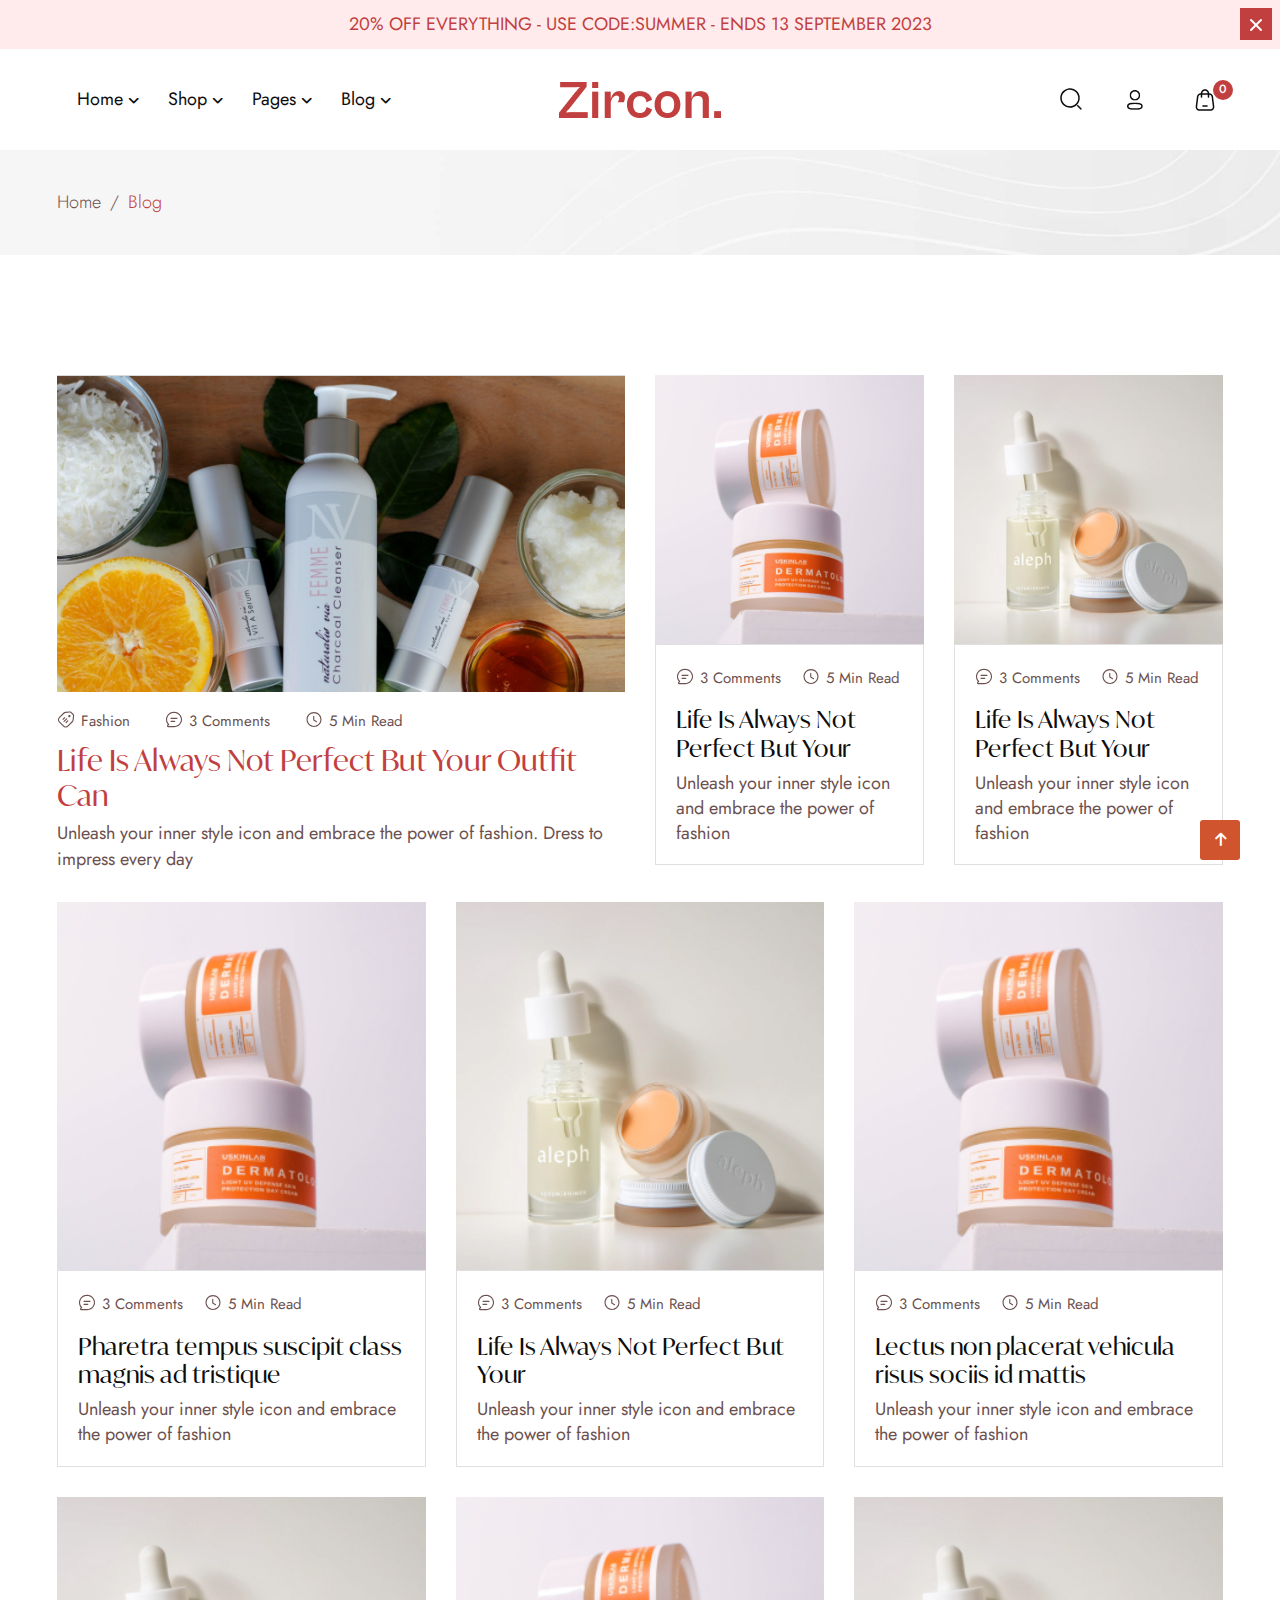
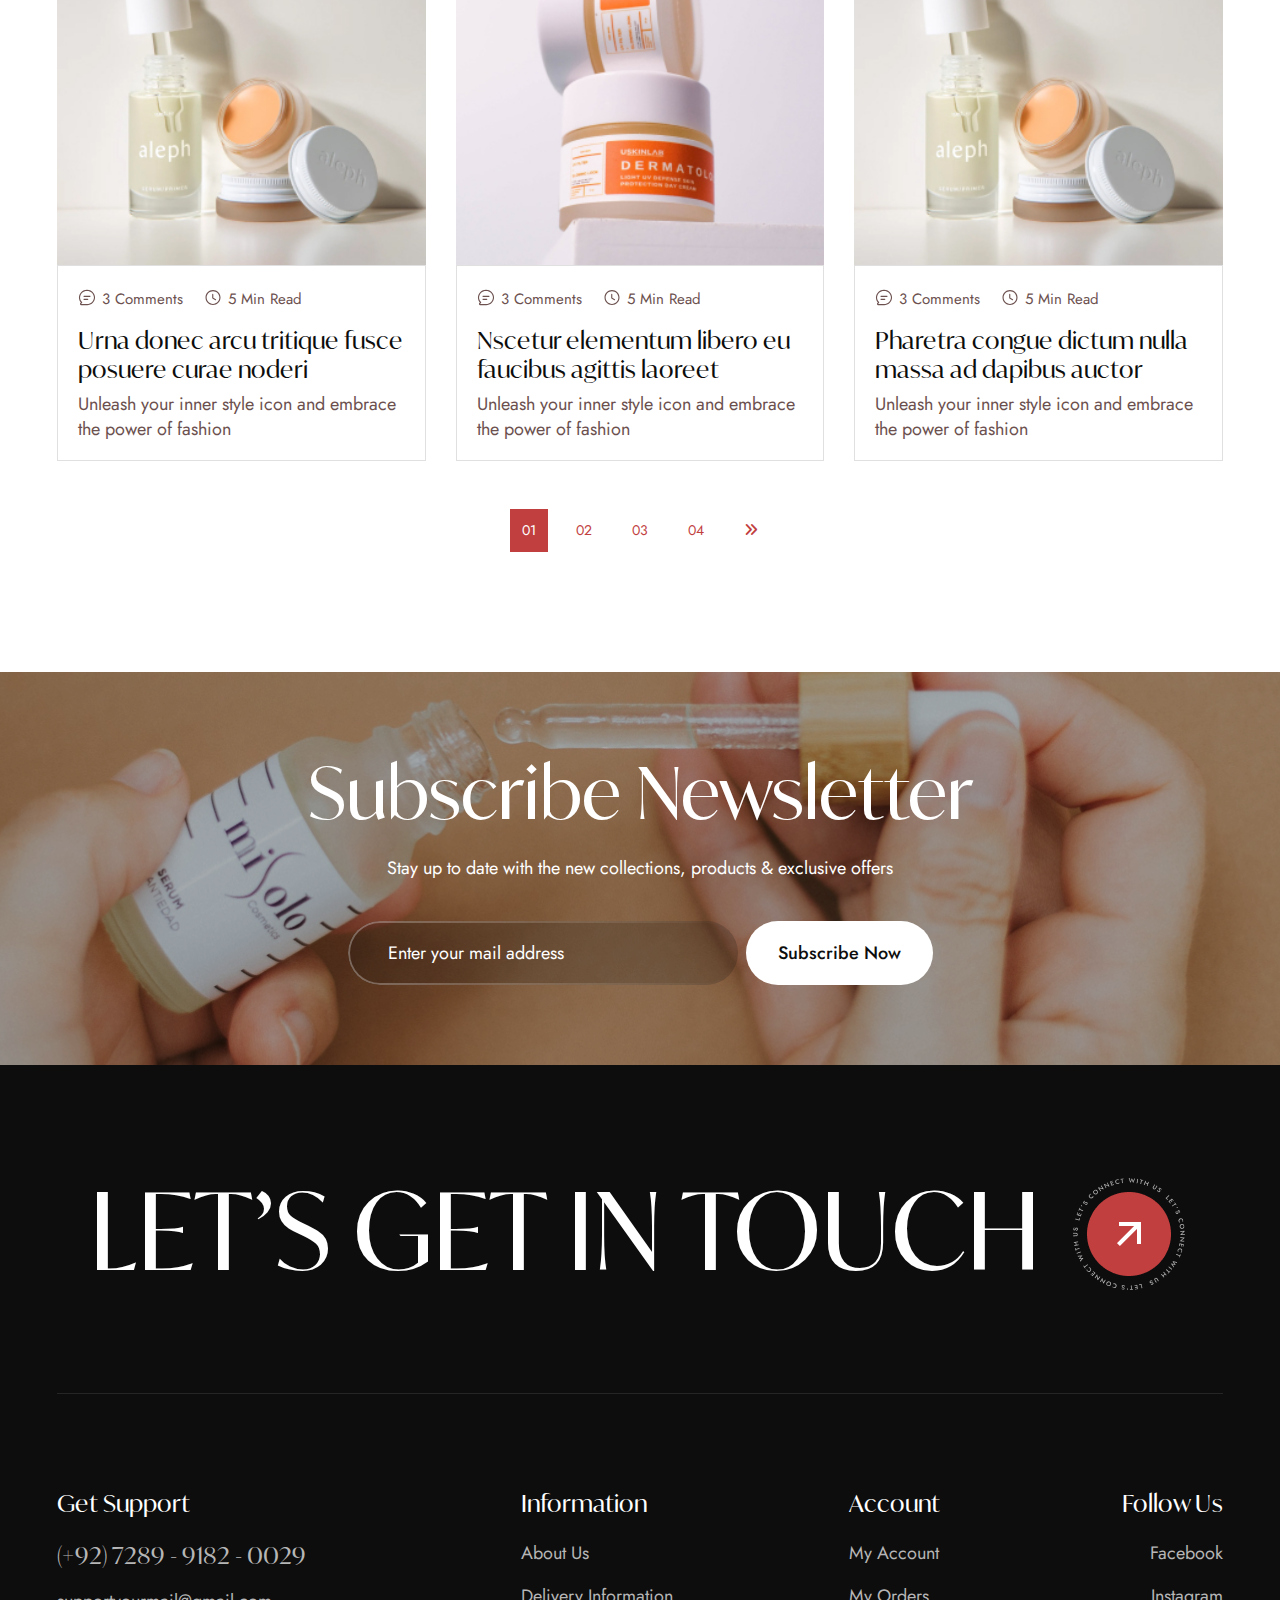
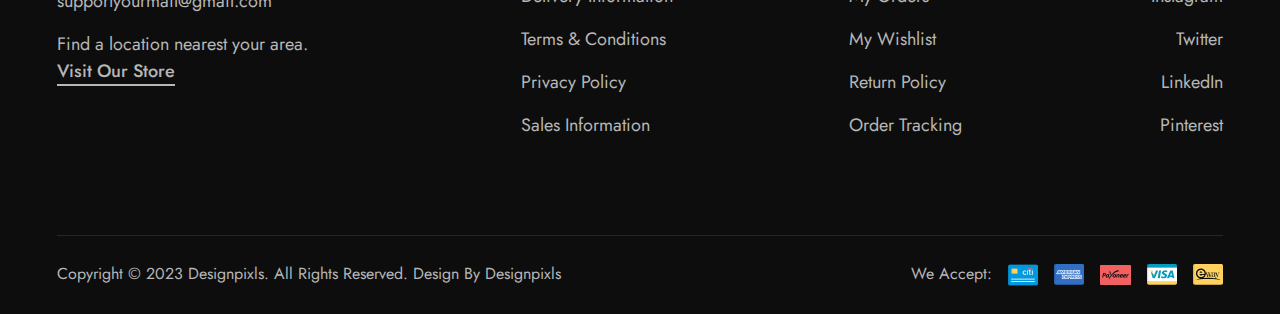
<file: blog.html>
<!DOCTYPE html>
<html lang="en">

<head>
    <meta charset="UTF-8">
    <meta name="viewport" content="width=device-width, initial-scale=1.0">
    <title>Zircon - Cosmetics & Beauty</title>

    <!--favicon-->
    <link rel="icon" href="assets/images/favicon.png">

    <!--essential css files-->
    <link rel="stylesheet" href="assets/css/bootstrap.css">
    <link rel="stylesheet" href="assets/css/all.css">
    <link rel="stylesheet" href="assets/css/swiper-bundle.min.css">
    <link rel="stylesheet" href="assets/css/nice-select2.css">
    <link rel="stylesheet" href="assets/css/style.css">

    <!--essential scripts file-->
    <script src="assets/js/popper.min.js" defer="defer"></script>
    <script src="assets/js/bootstrap.min.js" defer="defer"></script>
    <script src="assets/js/swiper-bundle.min.js" defer="defer"></script>
    <script src="assets/js/gsap.js" defer="defer"></script>
    <script src="assets/js/gsap-scroll-trigger.js" defer="defer"></script>
    <script src="assets/js/gsap-split-text.js" defer="defer"></script>
    <script src="assets/js/nice-select2.js" defer="defer"></script>
    <script src="assets/js/scripts.js" defer="defer"></script>
</head>

<body>

    <div class="zc_preloader">
        <div class="zc_loading_container">
            <div class="loading_text">
                <span>Z</span>
                <span>i</span>
                <span>r</span>
                <span>c</span>
                <span>o</span>
                <span>n</span>
                <span>.</span>
            </div>
        </div>
    </div>

    <!--START:Header Section -->
    <header class="zc_header_default header-sticky">
        <div class="zc_coupon_announce position-relative">
            <p class="mb-0 text-center text-uppercase">20% off everything - Use code:Summer - Ends 13 September 2023</p>
            <button href="#" class="zc_announce_close">
                <svg width="20" height="20" viewBox="0 0 20 20" fill="none" xmlns="http://www.w3.org/2000/svg">
                    <path d="M15 5L5 15" stroke="white" stroke-width="2" stroke-linecap="round" stroke-linejoin="round" />
                    <path d="M5 5L15 15" stroke="white" stroke-width="2" stroke-linecap="round" stroke-linejoin="round" />
                </svg>
            </button>
        </div>
        <div class="zc_header_nav">
            <div class="container">
                <div class="row align-items-center">
                    <div class="col-5 col-sm-6 d-lg-none">
                        <div class="zc_header_logo text-start">
                            <a href="index.html"><img src="assets/images/logo.png" alt="logo" class="img-fluid"></a>
                        </div>
                    </div>
                    <div class="col-xl-5 col-lg-5 d-none d-lg-flex">
                        <nav class="zc_nav_menu">
                            <ul>
                                <li class="has-submenu"><a href="#">Home</a>
                                    <ul class="submenu-wrapper">
                                        <li><a href="index.html">Home Page 1</a></li>
                                        <li><a href="index-2.html">Home Page 2</a></li>
                                        <li><a href="index-3.html">Home Page 3</a></li>
                                    </ul>
                                </li>
                                <li class="has-submenu has-megamenu"><a href="#">Shop</a>
                                    <!-- Mega Menu  -->
                                    <div class="zc_megamenu">
                                        <div class="header-submenu-wrapper">
                                            <div class="container">
                                                <div class="header-megamenu-wrapper row">
                                                    <div class="col-3">
                                                        <!-- Header Mega Menu List -->
                                                        <div class="header-megamenu-list">
                                                            <a href="shop.html" class="header-megamenu-title">Best Seller</a>
                                                            <ul role="list">
                                                                <li>
                                                                    <a href="shop.html" class="link-animation">T-shirt dress</a>
                                                                    <span class="badge">Sale</span>
                                                                </li>
                                                                <li>
                                                                    <a href="shop.html" class="link-animation">T-shirt dress</a>
                                                                </li>
                                                                <li>
                                                                    <a href="shop.html" class="link-animation">Denim jacket</a>
                                                                </li>
                                                            </ul>
                                                        </div>
                                                        <!-- Header Mega Menu List -->
                                                        <div class="header-megamenu-list">
                                                            <a href="shop.html" class="header-megamenu-title">Fashion</a>
                                                            <ul role="list">
                                                                <li>
                                                                    <a href="shop.html" class="link-animation">Pencil skirt</a>
                                                                    <span class="badge sale">Sale</span>
                                                                </li>
                                                                <li>
                                                                    <a href="shop.html" class="link-animation">Maxi dress</a>
                                                                </li>
                                                                <li>
                                                                    <a href="shop.html" class="link-animation">Crop top</a>
                                                                </li>
                                                                <li>
                                                                    <a href="shop.html" class="link-animation">Skinny jeans</a>
                                                                    <span class="badge new">Sale</span>
                                                                </li>
                                                                <li>
                                                                    <a href="shop.html" class="link-animation">Women Shirt</a>
                                                                </li>
                                                            </ul>
                                                        </div>
                                                    </div>
                                                    <div class="col-3">
                                                        <!-- Header Mega Menu List -->
                                                        <div class="header-megamenu-list">
                                                            <a href="shop.html" class="header-megamenu-title">Hot Deals</a>
                                                            <ul role="list">
                                                                <li>
                                                                    <a href="shop.html" class="link-animation">Button-down shirt</a>
                                                                    <span class="badge">Sale</span>
                                                                </li>
                                                                <li>
                                                                    <a href="shop.html" class="link-animation">High-waist pants</a>
                                                                </li>
                                                                <li>
                                                                    <a href="shop.html" class="link-animation">Tunic top</a>
                                                                </li>
                                                                <li>
                                                                    <a href="shop.html" class="link-animation">Peplum blouse</a>
                                                                    <span class="badge">Sale</span>
                                                                </li>
                                                                <li>
                                                                    <a href="shop.html" class="link-animation">Women Shirt</a>
                                                                </li>
                                                            </ul>
                                                        </div>
                                                        <!-- Header Mega Menu List -->
                                                        <div class="header-megamenu-list">
                                                            <a href="#" class="header-megamenu-title">Fashion</a>
                                                            <ul class="" role="list">
                                                                <li>
                                                                    <a href="shop.html" class="link-animation">Pencil skirt</a>
                                                                    <span class="badge sale badge">Sale</span>
                                                                </li>
                                                                <li>
                                                                    <a href="shop.html" class="link-animation">Maxi dress</a>
                                                                </li>
                                                                <li>
                                                                    <a href="shop.html" class="link-animation">Crop top</a>
                                                                </li>
                                                                <li>
                                                                    <a href="shop.html" class="link-animation">Skinny jeans</a>
                                                                    <span class="badge new">Sale</span>
                                                                </li>
                                                                <li>
                                                                    <a href="shop.html" class="link-animation">Women Shirt</a>
                                                                </li>
                                                            </ul>
                                                        </div>
                                                    </div>
                                                    <div class="col-3">
                                                        <!-- Header Mega Menu List -->
                                                        <div class="header-megamenu-list">
                                                            <a href="#" class="header-megamenu-title">Hot Deals</a>
                                                            <ul role="list">
                                                                <li>
                                                                    <a href="#" class="link-animation">Long sleeve shirt</a>
                                                                </li>
                                                                <li>
                                                                    <a href="#" class="link-animation">Shorts Gym Snad</a>
                                                                </li>
                                                                <li>
                                                                    <a href="#" class="link-animation">Black Zipper</a>
                                                                </li>
                                                                <li>
                                                                    <a href="#" class="link-animation">Peplum blouse</a>
                                                                    <span class="badge sale">Sale</span>
                                                                </li>
                                                                <li>
                                                                    <a href="#" class="link-animation">Women Shirt</a>
                                                                </li>
                                                            </ul>
                                                        </div>
                                                        <!-- Header Mega Menu List -->
                                                        <div class="header-megamenu-list">
                                                            <a href="#" class="header-megamenu-title">Fashion</a>
                                                            <ul role="list">
                                                                <li>
                                                                    <a href="#" class="link-animation">Pencil skirt</a>
                                                                    <span class="badge sale">Sale</span>
                                                                </li>
                                                                <li>
                                                                    <a href="#" class="link-animation">Maxi dress</a>
                                                                </li>
                                                                <li>
                                                                    <a href="#" class="link-animation">Crop top</a>
                                                                </li>
                                                                <li>
                                                                    <a href="#" class="link-animation">Skinny jeans</a>
                                                                    <span class="badge new">Sale</span>
                                                                </li>
                                                                <li>
                                                                    <a href="#" class="link-animation">Women Shirt</a>
                                                                </li>
                                                            </ul>
                                                        </div>
                                                    </div>
                                                    <div class="col-3">
                                                        <div class="header-megamenu-banner">
                                                            <h5 class="banner-title">Off work on payday.</h5>
                                                            <img loading="lazy" src="assets/images/look-book/lookbook3.2img.png" alt="Zircon" class="megamenu-banner-image" />
                                                            <p class="p-lg banner-text ">
                                                                New Arrival Sale 20% Discount <br>
                                                                <a class="single-button link-animation" href="/shop.html">
                                                                    Shop Now
                                                                </a>
                                                            </p>
                                                        </div>
                                                    </div>
                                                </div>
                                            </div>
                                        </div>
                                    </div>
                                </li>
                                <li class="has-submenu"><a href="#">Pages</a>
                                    <ul class="submenu-wrapper">
                                        <li><a href="about.html">About Us</a></li>
                                        <li><a href="contact.html">Contact</a></li>
                                        <li class="has-submenu"><a href="javascript:void(0)">Product</a>
                                            <ul class="submenu-wrapper">
                                                <li><a href="shop.html">Shop Grid</a></li>
                                                <li><a href="shop-list.html">Shop List</a></li>
                                                <li><a href="product-details.html">Product Details</a></li>
                                                <li><a href="product-details-2.html">Product Details V2</a></li>
                                                <li><a href="product-details-3.html">Product Details V3</a></li>
                                                <li><a href="checkout.html">Checkout</a></li>
                                            </ul>
                                        </li>
                                        <li><a href="faq.html">Faq</a></li>
                                        <li><a href="cart.html">Cart</a></li>
                                        <li><a href="wishlist.html">Wishlist</a></li>
                                        <li><a href="order-tracking.html">Order Tracking</a></li>
                                    </ul>
                                </li>
                                <li class="has-submenu"><a href="#">Blog</a>
                                    <ul class="submenu-wrapper">
                                        <li><a href="blog.html">Blog List</a></li>
                                        <li><a href="blog-single.html">Blog Details</a></li>
                                    </ul>
                                </li>
                            </ul>
                        </nav>
                    </div>
                    <div class="col-xl-2 col-lg-3 d-none d-lg-block">
                        <div class="zc_header_logo text-center">
                            <a href="index.html"><img src="assets/images/logo.png" alt="logo" class="img-fluid"></a>
                        </div>
                    </div>
                    <div class="col-xl-5 col-lg-4 col-7 col-sm-6">
                        <div class="zc_header_right d-flex align-items-center justify-content-end">
                            <div class="header-search">
                                <button type="button" class="zc_header_search zc_headerSrc-open" data-bs-toggle="dropdown" aria-expanded="false">
                                    <svg width="24" height="24" viewBox="0 0 24 24" fill="none" xmlns="http://www.w3.org/2000/svg">
                                        <path d="M22.0001 22.7502C21.9016 22.7505 21.804 22.7312 21.7131 22.6934C21.6221 22.6556 21.5395 22.6002 21.4701 22.5302L18.2501 19.3102C18.1176 19.1681 18.0455 18.98 18.0489 18.7857C18.0524 18.5914 18.1311 18.406 18.2685 18.2686C18.4059 18.1312 18.5913 18.0525 18.7856 18.0491C18.9799 18.0456 19.1679 18.1178 19.3101 18.2502L22.5301 21.4702C22.6349 21.5751 22.7062 21.7087 22.7351 21.8541C22.764 21.9995 22.7491 22.1502 22.6924 22.2872C22.6357 22.4241 22.5397 22.5412 22.4165 22.6236C22.2932 22.7061 22.1484 22.7501 22.0001 22.7502Z" fill="#0D0D0D" />
                                        <path d="M11 20.7502C9.07164 20.7502 7.18657 20.1784 5.58319 19.1071C3.97982 18.0357 2.73013 16.513 1.99218 14.7314C1.25422 12.9498 1.06114 10.9894 1.43735 9.09812C1.81355 7.2068 2.74215 5.46952 4.10571 4.10596C5.46928 2.7424 7.20656 1.8138 9.09787 1.43759C10.9892 1.06139 12.9496 1.25447 14.7312 1.99242C16.5127 2.73038 18.0355 3.98006 19.1068 5.58344C20.1782 7.18682 20.75 9.07188 20.75 11.0002C20.7471 13.5852 19.7189 16.0635 17.8911 17.8913C16.0632 19.7192 13.585 20.7473 11 20.7502ZM11 2.75025C9.36831 2.75025 7.77326 3.2341 6.41655 4.14062C5.05984 5.04715 4.00242 6.33562 3.378 7.84311C2.75358 9.3506 2.5902 11.0094 2.90853 12.6097C3.22685 14.2101 4.01259 15.6801 5.16637 16.8339C6.32016 17.9877 7.79017 18.7734 9.39051 19.0917C10.9909 19.4101 12.6497 19.2467 14.1571 18.6223C15.6646 17.9978 16.9531 16.9404 17.8596 15.5837C18.7661 14.227 19.25 12.6319 19.25 11.0002C19.2476 8.81294 18.3777 6.71591 16.831 5.16925C15.2843 3.62259 13.1873 2.75263 11 2.75025Z" fill="#0D0D0D" />
                                    </svg>
                                </button>
                                <div class="dropdown-menu dropdown-menu-end" style="">
                                    <form class="search-form d-flex align-items-center gap-2">
                                        <input type="text" placeholder="Search..." class="theme-input bg-transparent">
                                        <button type="submit" class="submit-btn">Go</button>
                                    </form>
                                </div>
                            </div>
                            <div class="zc_header_user d-none d-sm-block">
                                <a href="#">
                                    <svg width="24" height="24" viewBox="0 0 24 24" fill="none" xmlns="http://www.w3.org/2000/svg">
                                        <mask id="mask0_140_1208" style="mask-type:luminance" maskUnits="userSpaceOnUse" x="4" y="14" width="16" height="8">
                                            <path fill-rule="evenodd" clip-rule="evenodd" d="M4 14.4961H19.8399V21.8701H4V14.4961Z" fill="white" />
                                        </mask>
                                        <g mask="url(#mask0_140_1208)">
                                            <path fill-rule="evenodd" clip-rule="evenodd" d="M11.921 15.9961C7.66 15.9961 5.5 16.7281 5.5 18.1731C5.5 19.6311 7.66 20.3701 11.921 20.3701C16.181 20.3701 18.34 19.6381 18.34 18.1931C18.34 16.7351 16.181 15.9961 11.921 15.9961ZM11.921 21.8701C9.962 21.8701 4 21.8701 4 18.1731C4 14.8771 8.521 14.4961 11.921 14.4961C13.88 14.4961 19.84 14.4961 19.84 18.1931C19.84 21.4891 15.32 21.8701 11.921 21.8701Z" fill="#0D0D0D" />
                                        </g>
                                        <mask id="mask1_140_1208" style="mask-type:luminance" maskUnits="userSpaceOnUse" x="6" y="2" width="12" height="11">
                                            <path fill-rule="evenodd" clip-rule="evenodd" d="M6.61035 2.00012H17.2304V12.6187H6.61035V2.00012Z" fill="white" />
                                        </mask>
                                        <g mask="url(#mask1_140_1208)">
                                            <path fill-rule="evenodd" clip-rule="evenodd" d="M11.9214 3.42776C9.78038 3.42776 8.03838 5.16876 8.03838 7.30976C8.03138 9.44376 9.76038 11.1838 11.8924 11.1918L11.9214 11.9058V11.1918C14.0614 11.1918 15.8024 9.44976 15.8024 7.30976C15.8024 5.16876 14.0614 3.42776 11.9214 3.42776ZM11.9214 12.6188H11.8894C8.96738 12.6098 6.60038 10.2268 6.61038 7.30676C6.61038 4.38176 8.99238 1.99976 11.9214 1.99976C14.8494 1.99976 17.2304 4.38176 17.2304 7.30976C17.2304 10.2378 14.8494 12.6188 11.9214 12.6188Z" fill="#0D0D0D" />
                                        </g>
                                    </svg>
                                </a>
                                <ul class="position-absolute user-menu">
                                    <li><a href="login.html">Login</a></li>
                                    <li><a href="signup.html">Sign Up</a></li>
                                    <li><a href="login.html">My Account</a></li>
                                </ul>
                            </div>
                            <div class="zc_header_cart d-none d-sm-block">
                                <button type="button">
                                    <svg width="24" height="24" viewBox="0 0 24 24" fill="none" xmlns="http://www.w3.org/2000/svg">
                                        <path d="M17.5995 22.7383H6.39947C5.86779 22.7383 5.34219 22.6252 4.85756 22.4066C4.37293 22.1879 3.94036 21.8687 3.58854 21.47C3.23673 21.0714 2.97372 20.6025 2.81699 20.0945C2.66026 19.5864 2.61338 19.0508 2.67947 18.5233L3.92947 8.52328C4.04381 7.61692 4.48465 6.78333 5.16942 6.17863C5.85419 5.57393 6.73592 5.23961 7.64947 5.23828H16.3495C17.2629 5.23977 18.1445 5.57399 18.8294 6.17842C19.5143 6.78286 19.9555 7.6161 20.0705 8.52228L21.3205 18.5223C21.3866 19.05 21.3396 19.5857 21.1829 20.0938C21.0261 20.602 20.763 21.071 20.4111 21.4697C20.0592 21.8685 19.6265 22.1878 19.1417 22.4065C18.657 22.6252 18.1313 22.7383 17.5995 22.7383ZM7.64547 6.73828C7.0974 6.73929 6.56848 6.93996 6.15766 7.30274C5.74684 7.66552 5.48228 8.16555 5.41347 8.70928L4.16347 18.7093C4.12354 19.0262 4.1516 19.348 4.24579 19.6532C4.33998 19.9584 4.49812 20.24 4.70969 20.4793C4.92127 20.7186 5.1814 20.9101 5.47277 21.0409C5.76414 21.1718 6.08005 21.2391 6.39947 21.2383H17.5995C17.9186 21.2385 18.2341 21.1708 18.525 21.0397C18.8159 20.9086 19.0756 20.7171 19.2868 20.4778C19.4981 20.2386 19.6559 19.9572 19.75 19.6523C19.8441 19.3474 19.8722 19.0259 19.8325 18.7093L18.5825 8.70928C18.513 8.16564 18.2481 7.66584 17.8372 7.30316C17.4263 6.94047 16.8975 6.73969 16.3495 6.73828H7.64547Z" fill="#0D0D0D" />
                                        <path d="M15.499 9.75024C15.3001 9.75024 15.1093 9.67123 14.9687 9.53057C14.828 9.38992 14.749 9.19916 14.749 9.00024V5.50024C14.749 4.7709 14.4593 4.07143 13.9436 3.5557C13.4278 3.03998 12.7284 2.75024 11.999 2.75024C11.2697 2.75024 10.5702 3.03998 10.0545 3.5557C9.53875 4.07143 9.24902 4.7709 9.24902 5.50024V9.00024C9.24902 9.19916 9.17001 9.38992 9.02935 9.53057C8.8887 9.67123 8.69794 9.75024 8.49902 9.75024C8.30011 9.75024 8.10935 9.67123 7.96869 9.53057C7.82804 9.38992 7.74902 9.19916 7.74902 9.00024V5.50024C7.74902 4.37307 8.19679 3.29207 8.99382 2.49504C9.79085 1.69801 10.8719 1.25024 11.999 1.25024C13.1262 1.25024 14.2072 1.69801 15.0042 2.49504C15.8013 3.29207 16.249 4.37307 16.249 5.50024V9.00024C16.249 9.19916 16.17 9.38992 16.0294 9.53057C15.8887 9.67123 15.6979 9.75024 15.499 9.75024Z" fill="#0D0D0D" />
                                        <path d="M14 18.75H10C9.80109 18.75 9.61032 18.671 9.46967 18.5303C9.32902 18.3897 9.25 18.1989 9.25 18C9.25 17.8011 9.32902 17.6103 9.46967 17.4697C9.61032 17.329 9.80109 17.25 10 17.25H14C14.1989 17.25 14.3897 17.329 14.5303 17.4697C14.671 17.6103 14.75 17.8011 14.75 18C14.75 18.1989 14.671 18.3897 14.5303 18.5303C14.3897 18.671 14.1989 18.75 14 18.75Z" fill="#0D0D0D" />
                                    </svg>
                                </button>
                                <span class="zc_cart_count">0</span>
                            </div>
                            <div class="header-toggle zc3_header-toggle d-lg-none">
                                <button type="button" class="zc3_menu_toggler d-lg-none">
                                    <span></span>
                                    <span></span>
                                    <span></span>
                                </button>
                            </div>
                        </div>
                    </div>
                </div>
            </div>
        </div>
    </header>
    <!-- END:Header Section -->


    <main id="MainContent">

        <!--breadcrumb section start-->
        <div class="breadcrumb-section pt-40 pb-40" data-background="assets/images/shape/breadcrumb-bg.jpg">
            <div class="container">
                <p class="breadcrumb-text fw-light mb-0"><a href="index.html">Home</a> / <span class="primary-text-color">Blog</span></p>
            </div>
        </div>
        <!--breadcrumb section end-->

        <!--blog grid section start-->
        <div class="bg-white ptb-120">
            <div class="container">

                <div class="row g-30 ">
                    <div class="col-xl-6 col-lg-12 col-md-12">
                        <div class="zc_blog_card">
                            <div class="feature_image">
                                <a href="javascript:void(0);">
                                    <img src="assets/images/blog/blog-01.jpg" alt="Zircon" class="img-fluid">
                                </a>
                            </div>
                            <div class="card_content">
                                <div class="card_meta">
                                    <a href="javascript:void(0);"><span><svg width="18" height="19" viewBox="0 0 18 19" fill="none" xmlns="http://www.w3.org/2000/svg">
                                                <path d="M8.69956 17.6066C8.23167 17.6074 7.76824 17.5157 7.3359 17.3368C6.90357 17.1579 6.51085 16.8953 6.18031 16.5641L1.93531 12.3221C1.2682 11.6534 0.893555 10.7474 0.893555 9.80289C0.893555 8.85833 1.2682 7.95234 1.93531 7.28364L6.35581 2.86239C6.92761 2.29204 7.67578 1.93223 8.47831 1.84164L12.3311 1.40964C12.7507 1.36104 13.1759 1.40836 13.5747 1.54802C13.9734 1.68768 14.3352 1.91604 14.6328 2.21589L16.2828 3.86589C16.5823 4.16373 16.8105 4.52557 16.9501 4.92422C17.0898 5.32288 17.1373 5.748 17.0891 6.16764L16.6578 10.0249C16.5672 10.8274 16.2074 11.5756 15.6371 12.1474L11.2121 16.5679C10.882 16.8975 10.4902 17.1589 10.0591 17.3372C9.62803 17.5154 9.16605 17.607 8.69956 17.6066ZM8.60656 2.95914C8.05751 3.02148 7.54573 3.26785 7.15456 3.65814L2.73031 8.07864C2.27323 8.53636 2.01651 9.15678 2.01651 9.80364C2.01651 10.4505 2.27323 11.0709 2.73031 11.5286L6.97456 15.7691C7.43248 16.2258 8.05282 16.4823 8.69956 16.4823C9.3463 16.4823 9.96664 16.2258 10.4246 15.7691L14.8451 11.3441C15.2354 10.953 15.4817 10.4412 15.5441 9.89214L15.9746 6.04314C16.0032 5.7913 15.9745 5.53626 15.8907 5.29705C15.807 5.05783 15.6703 4.84063 15.4908 4.66164L13.8408 3.01164C13.6618 2.83123 13.4442 2.69371 13.2044 2.60941C12.9646 2.52511 12.7089 2.49621 12.4563 2.52489L8.60356 2.95689L8.60656 2.95914Z" fill="#6C514F" />
                                                <path d="M12.3604 7.26465C12.9817 7.26465 13.4854 6.76097 13.4854 6.13965C13.4854 5.51833 12.9817 5.01465 12.3604 5.01465C11.739 5.01465 11.2354 5.51833 11.2354 6.13965C11.2354 6.76097 11.739 7.26465 12.3604 7.26465Z" fill="#6C514F" />
                                                <path d="M9.17822 13.0663C9.06704 13.0662 8.95838 13.0331 8.86597 12.9713C8.77355 12.9095 8.70153 12.8217 8.659 12.719C8.61647 12.6162 8.60533 12.5032 8.62699 12.3942C8.64866 12.2851 8.70215 12.1849 8.78072 12.1063L10.3715 10.5155C10.4775 10.413 10.6196 10.3562 10.7671 10.3574C10.9145 10.3587 11.0557 10.4177 11.16 10.522C11.2643 10.6262 11.3236 10.7673 11.3249 10.9148C11.3263 11.0623 11.2696 11.2044 11.1672 11.3105L9.57647 12.902C9.47072 13.0074 9.32749 13.0664 9.17822 13.0663Z" fill="#6C514F" />
                                                <path d="M7.0569 12.0053C6.94565 12.0054 6.83689 11.9724 6.74436 11.9107C6.65184 11.8489 6.5797 11.7611 6.53707 11.6584C6.49445 11.5556 6.48325 11.4425 6.50489 11.3334C6.52653 11.2243 6.58003 11.124 6.65865 11.0453L9.31065 8.39332C9.41617 8.2878 9.55929 8.22852 9.70852 8.22852C9.85775 8.22852 10.0009 8.2878 10.1064 8.39332C10.2119 8.49884 10.2712 8.64196 10.2712 8.7912C10.2712 8.94043 10.2119 9.08355 10.1064 9.18907L7.4544 11.8411C7.40218 11.8932 7.34019 11.9346 7.27199 11.9627C7.20378 11.9909 7.13069 12.0054 7.0569 12.0053Z" fill="#6C514F" />
                                                <path d="M5.99995 9.88451C5.88871 9.88435 5.78001 9.85126 5.68755 9.78941C5.5951 9.72755 5.52303 9.63971 5.48043 9.53695C5.43784 9.43419 5.42662 9.32111 5.4482 9.21199C5.46978 9.10286 5.52319 9.00257 5.6017 8.92376L7.18945 7.33301C7.29558 7.2306 7.4377 7.17397 7.58519 7.17532C7.73267 7.17667 7.87373 7.23589 7.97797 7.34023C8.08221 7.44457 8.1413 7.58569 8.14251 7.73317C8.14373 7.88066 8.08696 8.02272 7.98445 8.12876L6.3937 9.71951C6.28923 9.82412 6.14778 9.88339 5.99995 9.88451Z" fill="#6C514F" />
                                            </svg>
                                        </span> Fashion</a>
                                    <a href="javascript:void(0);"><span><svg width="18" height="19" viewBox="0 0 18 19" fill="none" xmlns="http://www.w3.org/2000/svg">
                                                <path d="M12 8.9375H6C5.85082 8.9375 5.70774 8.87824 5.60225 8.77275C5.49676 8.66726 5.4375 8.52418 5.4375 8.375C5.4375 8.22582 5.49676 8.08274 5.60225 7.97725C5.70774 7.87176 5.85082 7.8125 6 7.8125H12C12.1492 7.8125 12.2923 7.87176 12.3977 7.97725C12.5032 8.08274 12.5625 8.22582 12.5625 8.375C12.5625 8.52418 12.5032 8.66726 12.3977 8.77275C12.2923 8.87824 12.1492 8.9375 12 8.9375Z" fill="#6C514F" />
                                                <path d="M9.75 11.9375H6C5.85082 11.9375 5.70774 11.8782 5.60225 11.7727C5.49676 11.6673 5.4375 11.5242 5.4375 11.375C5.4375 11.2258 5.49676 11.0827 5.60225 10.9773C5.70774 10.8718 5.85082 10.8125 6 10.8125H9.75C9.89918 10.8125 10.0423 10.8718 10.1477 10.9773C10.2532 11.0827 10.3125 11.2258 10.3125 11.375C10.3125 11.5242 10.2532 11.6673 10.1477 11.7727C10.0423 11.8782 9.89918 11.9375 9.75 11.9375Z" fill="#6C514F" />
                                                <path d="M9 17.1875H3.3105C3.05101 17.1874 2.79738 17.1103 2.58166 16.9661C2.36594 16.8219 2.19781 16.6169 2.09853 16.3772C1.99924 16.1374 1.97325 15.8736 2.02384 15.6191C2.07443 15.3646 2.19933 15.1308 2.38275 14.9472L2.856 14.474C1.6228 13.1107 0.939202 11.3383 0.9375 9.49999C0.990579 7.41253 1.86899 5.43123 3.38026 3.99026C4.89152 2.54929 6.91238 1.76616 9 1.81249C11.0876 1.76616 13.1085 2.54929 14.6197 3.99026C16.131 5.43123 17.0094 7.41253 17.0625 9.49999C17.0094 11.5875 16.131 13.5687 14.6197 15.0097C13.1085 16.4507 11.0876 17.2338 9 17.1875ZM9 2.93749C7.2107 2.89107 5.47593 3.55564 4.17563 4.78566C2.87532 6.01567 2.11548 7.71088 2.0625 9.49999C2.06563 10.3562 2.242 11.2029 2.58099 11.9892C2.91998 12.7754 3.41458 13.4849 4.035 14.075C4.14251 14.1804 4.20375 14.3242 4.20525 14.4747C4.206 14.5493 4.19186 14.6233 4.16366 14.6923C4.13545 14.7613 4.09375 14.824 4.041 14.8767L3.17775 15.7392C3.15182 15.7656 3.13423 15.799 3.12717 15.8353C3.12011 15.8716 3.1239 15.9092 3.13806 15.9433C3.15222 15.9775 3.17612 16.0067 3.20679 16.0274C3.23746 16.048 3.27353 16.0592 3.3105 16.0595H9C10.7888 16.1059 12.5231 15.4418 13.8233 14.2124C15.1236 12.983 15.8837 11.2886 15.9375 9.49999C15.8845 7.71088 15.1247 6.01567 13.8244 4.78566C12.5241 3.55564 10.7893 2.89107 9 2.93749Z" fill="#6C514F" />
                                            </svg>
                                        </span> 3 Comments</a>
                                    <a href="javascript:void(0);"><span><svg width="18" height="19" viewBox="0 0 18 19" fill="none" xmlns="http://www.w3.org/2000/svg">
                                                <path fill-rule="evenodd" clip-rule="evenodd" d="M9 3.125C5.48475 3.125 2.625 5.98475 2.625 9.5C2.625 13.0153 5.48475 15.875 9 15.875C12.5153 15.875 15.375 13.0153 15.375 9.5C15.375 5.98475 12.5153 3.125 9 3.125ZM9 17C4.8645 17 1.5 13.6355 1.5 9.5C1.5 5.3645 4.8645 2 9 2C13.1355 2 16.5 5.3645 16.5 9.5C16.5 13.6355 13.1355 17 9 17Z" fill="#6C514F" />
                                                <path fill-rule="evenodd" clip-rule="evenodd" d="M11.5736 12.2695C11.4753 12.2695 11.3763 12.244 11.2856 12.1908L8.45809 10.504C8.28859 10.402 8.18359 10.2183 8.18359 10.0203V6.38428C8.18359 6.07378 8.43559 5.82178 8.74609 5.82178C9.05734 5.82178 9.30859 6.07378 9.30859 6.38428V9.70078L11.8623 11.2233C12.1286 11.383 12.2163 11.728 12.0573 11.995C11.9516 12.1713 11.7648 12.2695 11.5736 12.2695Z" fill="#6C514F" />
                                            </svg>
                                        </span> 5 Min Read</a>
                                </div>
                                <h3 class="primary-text-color"><a href="javascript:void(0);">Life Is Always Not Perfect But Your Outfit Can </a></h3>
                                <p>Unleash your inner style icon and embrace the power of fashion. Dress to impress every day</p>
                            </div>
                        </div>
                    </div>
                    <div class="col-xl-6 col-lg-12 col-md-12">
                        <div class="row gx-30 gy-30">
                            <div class="col-xl-6 col-lg-6 col-md-6">
                                <div class="zc_blog_card">
                                    <div class="feature_image">
                                        <a href="javascript:void(0);">
                                            <img src="assets/images/blog/blog-02.jpg" alt="Zircon" class="img-fluid">
                                        </a>
                                    </div>
                                    <div class="card_content card_border">
                                        <div class="card_meta">
                                            <a href="javascript:void(0);"><span><svg width="18" height="19" viewBox="0 0 18 19" fill="none" xmlns="http://www.w3.org/2000/svg">
                                                        <path d="M12 8.9375H6C5.85082 8.9375 5.70774 8.87824 5.60225 8.77275C5.49676 8.66726 5.4375 8.52418 5.4375 8.375C5.4375 8.22582 5.49676 8.08274 5.60225 7.97725C5.70774 7.87176 5.85082 7.8125 6 7.8125H12C12.1492 7.8125 12.2923 7.87176 12.3977 7.97725C12.5032 8.08274 12.5625 8.22582 12.5625 8.375C12.5625 8.52418 12.5032 8.66726 12.3977 8.77275C12.2923 8.87824 12.1492 8.9375 12 8.9375Z" fill="#6C514F" />
                                                        <path d="M9.75 11.9375H6C5.85082 11.9375 5.70774 11.8782 5.60225 11.7727C5.49676 11.6673 5.4375 11.5242 5.4375 11.375C5.4375 11.2258 5.49676 11.0827 5.60225 10.9773C5.70774 10.8718 5.85082 10.8125 6 10.8125H9.75C9.89918 10.8125 10.0423 10.8718 10.1477 10.9773C10.2532 11.0827 10.3125 11.2258 10.3125 11.375C10.3125 11.5242 10.2532 11.6673 10.1477 11.7727C10.0423 11.8782 9.89918 11.9375 9.75 11.9375Z" fill="#6C514F" />
                                                        <path d="M9 17.1875H3.3105C3.05101 17.1874 2.79738 17.1103 2.58166 16.9661C2.36594 16.8219 2.19781 16.6169 2.09853 16.3772C1.99924 16.1374 1.97325 15.8736 2.02384 15.6191C2.07443 15.3646 2.19933 15.1308 2.38275 14.9472L2.856 14.474C1.6228 13.1107 0.939202 11.3383 0.9375 9.49999C0.990579 7.41253 1.86899 5.43123 3.38026 3.99026C4.89152 2.54929 6.91238 1.76616 9 1.81249C11.0876 1.76616 13.1085 2.54929 14.6197 3.99026C16.131 5.43123 17.0094 7.41253 17.0625 9.49999C17.0094 11.5875 16.131 13.5687 14.6197 15.0097C13.1085 16.4507 11.0876 17.2338 9 17.1875ZM9 2.93749C7.2107 2.89107 5.47593 3.55564 4.17563 4.78566C2.87532 6.01567 2.11548 7.71088 2.0625 9.49999C2.06563 10.3562 2.242 11.2029 2.58099 11.9892C2.91998 12.7754 3.41458 13.4849 4.035 14.075C4.14251 14.1804 4.20375 14.3242 4.20525 14.4747C4.206 14.5493 4.19186 14.6233 4.16366 14.6923C4.13545 14.7613 4.09375 14.824 4.041 14.8767L3.17775 15.7392C3.15182 15.7656 3.13423 15.799 3.12717 15.8353C3.12011 15.8716 3.1239 15.9092 3.13806 15.9433C3.15222 15.9775 3.17612 16.0067 3.20679 16.0274C3.23746 16.048 3.27353 16.0592 3.3105 16.0595H9C10.7888 16.1059 12.5231 15.4418 13.8233 14.2124C15.1236 12.983 15.8837 11.2886 15.9375 9.49999C15.8845 7.71088 15.1247 6.01567 13.8244 4.78566C12.5241 3.55564 10.7893 2.89107 9 2.93749Z" fill="#6C514F" />
                                                    </svg>
                                                </span> 3 Comments</a>
                                            <a href="javascript:void(0);"><span><svg width="18" height="19" viewBox="0 0 18 19" fill="none" xmlns="http://www.w3.org/2000/svg">
                                                        <path fill-rule="evenodd" clip-rule="evenodd" d="M9 3.125C5.48475 3.125 2.625 5.98475 2.625 9.5C2.625 13.0153 5.48475 15.875 9 15.875C12.5153 15.875 15.375 13.0153 15.375 9.5C15.375 5.98475 12.5153 3.125 9 3.125ZM9 17C4.8645 17 1.5 13.6355 1.5 9.5C1.5 5.3645 4.8645 2 9 2C13.1355 2 16.5 5.3645 16.5 9.5C16.5 13.6355 13.1355 17 9 17Z" fill="#6C514F" />
                                                        <path fill-rule="evenodd" clip-rule="evenodd" d="M11.5736 12.2695C11.4753 12.2695 11.3763 12.244 11.2856 12.1908L8.45809 10.504C8.28859 10.402 8.18359 10.2183 8.18359 10.0203V6.38428C8.18359 6.07378 8.43559 5.82178 8.74609 5.82178C9.05734 5.82178 9.30859 6.07378 9.30859 6.38428V9.70078L11.8623 11.2233C12.1286 11.383 12.2163 11.728 12.0573 11.995C11.9516 12.1713 11.7648 12.2695 11.5736 12.2695Z" fill="#6C514F" />
                                                    </svg>
                                                </span> 5 Min Read</a>
                                        </div>
                                        <h3><a href="javascript:void(0);">Life Is Always Not Perfect But Your</a></h3>
                                        <p>Unleash your inner style icon and embrace the power of fashion</p>
                                    </div>
                                </div>
                            </div>
                            <div class="col-xl-6 col-lg-6 col-md-6">
                                <div class="zc_blog_card">
                                    <div class="feature_image">
                                        <a href="javascript:void(0);">
                                            <img src="assets/images/blog/blog-03.jpg" alt="Zircon" class="img-fluid">
                                        </a>
                                    </div>
                                    <div class="card_content card_border">
                                        <div class="card_meta">
                                            <a href="javascript:void(0);">
                                                <span>
                                                    <svg width="18" height="19" viewBox="0 0 18 19" fill="none" xmlns="http://www.w3.org/2000/svg">
                                                        <path d="M12 8.9375H6C5.85082 8.9375 5.70774 8.87824 5.60225 8.77275C5.49676 8.66726 5.4375 8.52418 5.4375 8.375C5.4375 8.22582 5.49676 8.08274 5.60225 7.97725C5.70774 7.87176 5.85082 7.8125 6 7.8125H12C12.1492 7.8125 12.2923 7.87176 12.3977 7.97725C12.5032 8.08274 12.5625 8.22582 12.5625 8.375C12.5625 8.52418 12.5032 8.66726 12.3977 8.77275C12.2923 8.87824 12.1492 8.9375 12 8.9375Z" fill="#6C514F" />
                                                        <path d="M9.75 11.9375H6C5.85082 11.9375 5.70774 11.8782 5.60225 11.7727C5.49676 11.6673 5.4375 11.5242 5.4375 11.375C5.4375 11.2258 5.49676 11.0827 5.60225 10.9773C5.70774 10.8718 5.85082 10.8125 6 10.8125H9.75C9.89918 10.8125 10.0423 10.8718 10.1477 10.9773C10.2532 11.0827 10.3125 11.2258 10.3125 11.375C10.3125 11.5242 10.2532 11.6673 10.1477 11.7727C10.0423 11.8782 9.89918 11.9375 9.75 11.9375Z" fill="#6C514F" />
                                                        <path d="M9 17.1875H3.3105C3.05101 17.1874 2.79738 17.1103 2.58166 16.9661C2.36594 16.8219 2.19781 16.6169 2.09853 16.3772C1.99924 16.1374 1.97325 15.8736 2.02384 15.6191C2.07443 15.3646 2.19933 15.1308 2.38275 14.9472L2.856 14.474C1.6228 13.1107 0.939202 11.3383 0.9375 9.49999C0.990579 7.41253 1.86899 5.43123 3.38026 3.99026C4.89152 2.54929 6.91238 1.76616 9 1.81249C11.0876 1.76616 13.1085 2.54929 14.6197 3.99026C16.131 5.43123 17.0094 7.41253 17.0625 9.49999C17.0094 11.5875 16.131 13.5687 14.6197 15.0097C13.1085 16.4507 11.0876 17.2338 9 17.1875ZM9 2.93749C7.2107 2.89107 5.47593 3.55564 4.17563 4.78566C2.87532 6.01567 2.11548 7.71088 2.0625 9.49999C2.06563 10.3562 2.242 11.2029 2.58099 11.9892C2.91998 12.7754 3.41458 13.4849 4.035 14.075C4.14251 14.1804 4.20375 14.3242 4.20525 14.4747C4.206 14.5493 4.19186 14.6233 4.16366 14.6923C4.13545 14.7613 4.09375 14.824 4.041 14.8767L3.17775 15.7392C3.15182 15.7656 3.13423 15.799 3.12717 15.8353C3.12011 15.8716 3.1239 15.9092 3.13806 15.9433C3.15222 15.9775 3.17612 16.0067 3.20679 16.0274C3.23746 16.048 3.27353 16.0592 3.3105 16.0595H9C10.7888 16.1059 12.5231 15.4418 13.8233 14.2124C15.1236 12.983 15.8837 11.2886 15.9375 9.49999C15.8845 7.71088 15.1247 6.01567 13.8244 4.78566C12.5241 3.55564 10.7893 2.89107 9 2.93749Z" fill="#6C514F" />
                                                    </svg>
                                                </span> 3 Comments</a>
                                            <a href="javascript:void(0);"><span><svg width="18" height="19" viewBox="0 0 18 19" fill="none" xmlns="http://www.w3.org/2000/svg">
                                                        <path fill-rule="evenodd" clip-rule="evenodd" d="M9 3.125C5.48475 3.125 2.625 5.98475 2.625 9.5C2.625 13.0153 5.48475 15.875 9 15.875C12.5153 15.875 15.375 13.0153 15.375 9.5C15.375 5.98475 12.5153 3.125 9 3.125ZM9 17C4.8645 17 1.5 13.6355 1.5 9.5C1.5 5.3645 4.8645 2 9 2C13.1355 2 16.5 5.3645 16.5 9.5C16.5 13.6355 13.1355 17 9 17Z" fill="#6C514F" />
                                                        <path fill-rule="evenodd" clip-rule="evenodd" d="M11.5736 12.2695C11.4753 12.2695 11.3763 12.244 11.2856 12.1908L8.45809 10.504C8.28859 10.402 8.18359 10.2183 8.18359 10.0203V6.38428C8.18359 6.07378 8.43559 5.82178 8.74609 5.82178C9.05734 5.82178 9.30859 6.07378 9.30859 6.38428V9.70078L11.8623 11.2233C12.1286 11.383 12.2163 11.728 12.0573 11.995C11.9516 12.1713 11.7648 12.2695 11.5736 12.2695Z" fill="#6C514F" />
                                                    </svg>
                                                </span> 5 Min Read</a>
                                        </div>
                                        <h3><a href="javascript:void(0);">Life Is Always Not Perfect But Your </a></h3>
                                        <p>Unleash your inner style icon and embrace the power of fashion</p>
                                    </div>
                                </div>
                            </div>
                        </div>
                    </div>
                    <div class="col-xl-4 col-lg-6 col-md-6">
                        <div class="zc_blog_card">
                            <div class="feature_image">
                                <a href="javascript:void(0);">
                                    <img src="assets/images/blog/blog-02.jpg" alt="Zircon" class="img-fluid">
                                </a>
                            </div>
                            <div class="card_content card_border">
                                <div class="card_meta">
                                    <a href="javascript:void(0);"><span><svg width="18" height="19" viewBox="0 0 18 19" fill="none" xmlns="http://www.w3.org/2000/svg">
                                                <path d="M12 8.9375H6C5.85082 8.9375 5.70774 8.87824 5.60225 8.77275C5.49676 8.66726 5.4375 8.52418 5.4375 8.375C5.4375 8.22582 5.49676 8.08274 5.60225 7.97725C5.70774 7.87176 5.85082 7.8125 6 7.8125H12C12.1492 7.8125 12.2923 7.87176 12.3977 7.97725C12.5032 8.08274 12.5625 8.22582 12.5625 8.375C12.5625 8.52418 12.5032 8.66726 12.3977 8.77275C12.2923 8.87824 12.1492 8.9375 12 8.9375Z" fill="#6C514F" />
                                                <path d="M9.75 11.9375H6C5.85082 11.9375 5.70774 11.8782 5.60225 11.7727C5.49676 11.6673 5.4375 11.5242 5.4375 11.375C5.4375 11.2258 5.49676 11.0827 5.60225 10.9773C5.70774 10.8718 5.85082 10.8125 6 10.8125H9.75C9.89918 10.8125 10.0423 10.8718 10.1477 10.9773C10.2532 11.0827 10.3125 11.2258 10.3125 11.375C10.3125 11.5242 10.2532 11.6673 10.1477 11.7727C10.0423 11.8782 9.89918 11.9375 9.75 11.9375Z" fill="#6C514F" />
                                                <path d="M9 17.1875H3.3105C3.05101 17.1874 2.79738 17.1103 2.58166 16.9661C2.36594 16.8219 2.19781 16.6169 2.09853 16.3772C1.99924 16.1374 1.97325 15.8736 2.02384 15.6191C2.07443 15.3646 2.19933 15.1308 2.38275 14.9472L2.856 14.474C1.6228 13.1107 0.939202 11.3383 0.9375 9.49999C0.990579 7.41253 1.86899 5.43123 3.38026 3.99026C4.89152 2.54929 6.91238 1.76616 9 1.81249C11.0876 1.76616 13.1085 2.54929 14.6197 3.99026C16.131 5.43123 17.0094 7.41253 17.0625 9.49999C17.0094 11.5875 16.131 13.5687 14.6197 15.0097C13.1085 16.4507 11.0876 17.2338 9 17.1875ZM9 2.93749C7.2107 2.89107 5.47593 3.55564 4.17563 4.78566C2.87532 6.01567 2.11548 7.71088 2.0625 9.49999C2.06563 10.3562 2.242 11.2029 2.58099 11.9892C2.91998 12.7754 3.41458 13.4849 4.035 14.075C4.14251 14.1804 4.20375 14.3242 4.20525 14.4747C4.206 14.5493 4.19186 14.6233 4.16366 14.6923C4.13545 14.7613 4.09375 14.824 4.041 14.8767L3.17775 15.7392C3.15182 15.7656 3.13423 15.799 3.12717 15.8353C3.12011 15.8716 3.1239 15.9092 3.13806 15.9433C3.15222 15.9775 3.17612 16.0067 3.20679 16.0274C3.23746 16.048 3.27353 16.0592 3.3105 16.0595H9C10.7888 16.1059 12.5231 15.4418 13.8233 14.2124C15.1236 12.983 15.8837 11.2886 15.9375 9.49999C15.8845 7.71088 15.1247 6.01567 13.8244 4.78566C12.5241 3.55564 10.7893 2.89107 9 2.93749Z" fill="#6C514F" />
                                            </svg>
                                        </span> 3 Comments</a>
                                    <a href="javascript:void(0);"><span><svg width="18" height="19" viewBox="0 0 18 19" fill="none" xmlns="http://www.w3.org/2000/svg">
                                                <path fill-rule="evenodd" clip-rule="evenodd" d="M9 3.125C5.48475 3.125 2.625 5.98475 2.625 9.5C2.625 13.0153 5.48475 15.875 9 15.875C12.5153 15.875 15.375 13.0153 15.375 9.5C15.375 5.98475 12.5153 3.125 9 3.125ZM9 17C4.8645 17 1.5 13.6355 1.5 9.5C1.5 5.3645 4.8645 2 9 2C13.1355 2 16.5 5.3645 16.5 9.5C16.5 13.6355 13.1355 17 9 17Z" fill="#6C514F" />
                                                <path fill-rule="evenodd" clip-rule="evenodd" d="M11.5736 12.2695C11.4753 12.2695 11.3763 12.244 11.2856 12.1908L8.45809 10.504C8.28859 10.402 8.18359 10.2183 8.18359 10.0203V6.38428C8.18359 6.07378 8.43559 5.82178 8.74609 5.82178C9.05734 5.82178 9.30859 6.07378 9.30859 6.38428V9.70078L11.8623 11.2233C12.1286 11.383 12.2163 11.728 12.0573 11.995C11.9516 12.1713 11.7648 12.2695 11.5736 12.2695Z" fill="#6C514F" />
                                            </svg>
                                        </span> 5 Min Read</a>
                                </div>
                                <h3><a href="javascript:void(0);">Pharetra tempus suscipit class magnis ad tristique</a></h3>
                                <p>Unleash your inner style icon and embrace the power of fashion</p>
                            </div>
                        </div>
                    </div>
                    <div class="col-xl-4 col-lg-6 col-md-6">
                        <div class="zc_blog_card">
                            <div class="feature_image">
                                <a href="javascript:void(0);">
                                    <img src="assets/images/blog/blog-03.jpg" alt="Zircon" class="img-fluid">
                                </a>
                            </div>
                            <div class="card_content card_border">
                                <div class="card_meta">
                                    <a href="javascript:void(0);"><span><svg width="18" height="19" viewBox="0 0 18 19" fill="none" xmlns="http://www.w3.org/2000/svg">
                                                <path d="M12 8.9375H6C5.85082 8.9375 5.70774 8.87824 5.60225 8.77275C5.49676 8.66726 5.4375 8.52418 5.4375 8.375C5.4375 8.22582 5.49676 8.08274 5.60225 7.97725C5.70774 7.87176 5.85082 7.8125 6 7.8125H12C12.1492 7.8125 12.2923 7.87176 12.3977 7.97725C12.5032 8.08274 12.5625 8.22582 12.5625 8.375C12.5625 8.52418 12.5032 8.66726 12.3977 8.77275C12.2923 8.87824 12.1492 8.9375 12 8.9375Z" fill="#6C514F" />
                                                <path d="M9.75 11.9375H6C5.85082 11.9375 5.70774 11.8782 5.60225 11.7727C5.49676 11.6673 5.4375 11.5242 5.4375 11.375C5.4375 11.2258 5.49676 11.0827 5.60225 10.9773C5.70774 10.8718 5.85082 10.8125 6 10.8125H9.75C9.89918 10.8125 10.0423 10.8718 10.1477 10.9773C10.2532 11.0827 10.3125 11.2258 10.3125 11.375C10.3125 11.5242 10.2532 11.6673 10.1477 11.7727C10.0423 11.8782 9.89918 11.9375 9.75 11.9375Z" fill="#6C514F" />
                                                <path d="M9 17.1875H3.3105C3.05101 17.1874 2.79738 17.1103 2.58166 16.9661C2.36594 16.8219 2.19781 16.6169 2.09853 16.3772C1.99924 16.1374 1.97325 15.8736 2.02384 15.6191C2.07443 15.3646 2.19933 15.1308 2.38275 14.9472L2.856 14.474C1.6228 13.1107 0.939202 11.3383 0.9375 9.49999C0.990579 7.41253 1.86899 5.43123 3.38026 3.99026C4.89152 2.54929 6.91238 1.76616 9 1.81249C11.0876 1.76616 13.1085 2.54929 14.6197 3.99026C16.131 5.43123 17.0094 7.41253 17.0625 9.49999C17.0094 11.5875 16.131 13.5687 14.6197 15.0097C13.1085 16.4507 11.0876 17.2338 9 17.1875ZM9 2.93749C7.2107 2.89107 5.47593 3.55564 4.17563 4.78566C2.87532 6.01567 2.11548 7.71088 2.0625 9.49999C2.06563 10.3562 2.242 11.2029 2.58099 11.9892C2.91998 12.7754 3.41458 13.4849 4.035 14.075C4.14251 14.1804 4.20375 14.3242 4.20525 14.4747C4.206 14.5493 4.19186 14.6233 4.16366 14.6923C4.13545 14.7613 4.09375 14.824 4.041 14.8767L3.17775 15.7392C3.15182 15.7656 3.13423 15.799 3.12717 15.8353C3.12011 15.8716 3.1239 15.9092 3.13806 15.9433C3.15222 15.9775 3.17612 16.0067 3.20679 16.0274C3.23746 16.048 3.27353 16.0592 3.3105 16.0595H9C10.7888 16.1059 12.5231 15.4418 13.8233 14.2124C15.1236 12.983 15.8837 11.2886 15.9375 9.49999C15.8845 7.71088 15.1247 6.01567 13.8244 4.78566C12.5241 3.55564 10.7893 2.89107 9 2.93749Z" fill="#6C514F" />
                                            </svg>
                                        </span> 3 Comments</a>
                                    <a href="javascript:void(0);"><span><svg width="18" height="19" viewBox="0 0 18 19" fill="none" xmlns="http://www.w3.org/2000/svg">
                                                <path fill-rule="evenodd" clip-rule="evenodd" d="M9 3.125C5.48475 3.125 2.625 5.98475 2.625 9.5C2.625 13.0153 5.48475 15.875 9 15.875C12.5153 15.875 15.375 13.0153 15.375 9.5C15.375 5.98475 12.5153 3.125 9 3.125ZM9 17C4.8645 17 1.5 13.6355 1.5 9.5C1.5 5.3645 4.8645 2 9 2C13.1355 2 16.5 5.3645 16.5 9.5C16.5 13.6355 13.1355 17 9 17Z" fill="#6C514F" />
                                                <path fill-rule="evenodd" clip-rule="evenodd" d="M11.5736 12.2695C11.4753 12.2695 11.3763 12.244 11.2856 12.1908L8.45809 10.504C8.28859 10.402 8.18359 10.2183 8.18359 10.0203V6.38428C8.18359 6.07378 8.43559 5.82178 8.74609 5.82178C9.05734 5.82178 9.30859 6.07378 9.30859 6.38428V9.70078L11.8623 11.2233C12.1286 11.383 12.2163 11.728 12.0573 11.995C11.9516 12.1713 11.7648 12.2695 11.5736 12.2695Z" fill="#6C514F" />
                                            </svg>
                                        </span> 5 Min Read</a>
                                </div>
                                <h3><a href="javascript:void(0);">Life Is Always Not Perfect But Your</a></h3>
                                <p>Unleash your inner style icon and embrace the power of fashion</p>
                            </div>
                        </div>
                    </div>
                    <div class="col-xl-4 col-lg-6 col-md-6">
                        <div class="zc_blog_card">
                            <div class="feature_image">
                                <a href="javascript:void(0);">
                                    <img src="assets/images/blog/blog-02.jpg" alt="Zircon" class="img-fluid">
                                </a>
                            </div>
                            <div class="card_content card_border">
                                <div class="card_meta">
                                    <a href="javascript:void(0);"><span><svg width="18" height="19" viewBox="0 0 18 19" fill="none" xmlns="http://www.w3.org/2000/svg">
                                                <path d="M12 8.9375H6C5.85082 8.9375 5.70774 8.87824 5.60225 8.77275C5.49676 8.66726 5.4375 8.52418 5.4375 8.375C5.4375 8.22582 5.49676 8.08274 5.60225 7.97725C5.70774 7.87176 5.85082 7.8125 6 7.8125H12C12.1492 7.8125 12.2923 7.87176 12.3977 7.97725C12.5032 8.08274 12.5625 8.22582 12.5625 8.375C12.5625 8.52418 12.5032 8.66726 12.3977 8.77275C12.2923 8.87824 12.1492 8.9375 12 8.9375Z" fill="#6C514F" />
                                                <path d="M9.75 11.9375H6C5.85082 11.9375 5.70774 11.8782 5.60225 11.7727C5.49676 11.6673 5.4375 11.5242 5.4375 11.375C5.4375 11.2258 5.49676 11.0827 5.60225 10.9773C5.70774 10.8718 5.85082 10.8125 6 10.8125H9.75C9.89918 10.8125 10.0423 10.8718 10.1477 10.9773C10.2532 11.0827 10.3125 11.2258 10.3125 11.375C10.3125 11.5242 10.2532 11.6673 10.1477 11.7727C10.0423 11.8782 9.89918 11.9375 9.75 11.9375Z" fill="#6C514F" />
                                                <path d="M9 17.1875H3.3105C3.05101 17.1874 2.79738 17.1103 2.58166 16.9661C2.36594 16.8219 2.19781 16.6169 2.09853 16.3772C1.99924 16.1374 1.97325 15.8736 2.02384 15.6191C2.07443 15.3646 2.19933 15.1308 2.38275 14.9472L2.856 14.474C1.6228 13.1107 0.939202 11.3383 0.9375 9.49999C0.990579 7.41253 1.86899 5.43123 3.38026 3.99026C4.89152 2.54929 6.91238 1.76616 9 1.81249C11.0876 1.76616 13.1085 2.54929 14.6197 3.99026C16.131 5.43123 17.0094 7.41253 17.0625 9.49999C17.0094 11.5875 16.131 13.5687 14.6197 15.0097C13.1085 16.4507 11.0876 17.2338 9 17.1875ZM9 2.93749C7.2107 2.89107 5.47593 3.55564 4.17563 4.78566C2.87532 6.01567 2.11548 7.71088 2.0625 9.49999C2.06563 10.3562 2.242 11.2029 2.58099 11.9892C2.91998 12.7754 3.41458 13.4849 4.035 14.075C4.14251 14.1804 4.20375 14.3242 4.20525 14.4747C4.206 14.5493 4.19186 14.6233 4.16366 14.6923C4.13545 14.7613 4.09375 14.824 4.041 14.8767L3.17775 15.7392C3.15182 15.7656 3.13423 15.799 3.12717 15.8353C3.12011 15.8716 3.1239 15.9092 3.13806 15.9433C3.15222 15.9775 3.17612 16.0067 3.20679 16.0274C3.23746 16.048 3.27353 16.0592 3.3105 16.0595H9C10.7888 16.1059 12.5231 15.4418 13.8233 14.2124C15.1236 12.983 15.8837 11.2886 15.9375 9.49999C15.8845 7.71088 15.1247 6.01567 13.8244 4.78566C12.5241 3.55564 10.7893 2.89107 9 2.93749Z" fill="#6C514F" />
                                            </svg>
                                        </span> 3 Comments</a>
                                    <a href="javascript:void(0);"><span><svg width="18" height="19" viewBox="0 0 18 19" fill="none" xmlns="http://www.w3.org/2000/svg">
                                                <path fill-rule="evenodd" clip-rule="evenodd" d="M9 3.125C5.48475 3.125 2.625 5.98475 2.625 9.5C2.625 13.0153 5.48475 15.875 9 15.875C12.5153 15.875 15.375 13.0153 15.375 9.5C15.375 5.98475 12.5153 3.125 9 3.125ZM9 17C4.8645 17 1.5 13.6355 1.5 9.5C1.5 5.3645 4.8645 2 9 2C13.1355 2 16.5 5.3645 16.5 9.5C16.5 13.6355 13.1355 17 9 17Z" fill="#6C514F" />
                                                <path fill-rule="evenodd" clip-rule="evenodd" d="M11.5736 12.2695C11.4753 12.2695 11.3763 12.244 11.2856 12.1908L8.45809 10.504C8.28859 10.402 8.18359 10.2183 8.18359 10.0203V6.38428C8.18359 6.07378 8.43559 5.82178 8.74609 5.82178C9.05734 5.82178 9.30859 6.07378 9.30859 6.38428V9.70078L11.8623 11.2233C12.1286 11.383 12.2163 11.728 12.0573 11.995C11.9516 12.1713 11.7648 12.2695 11.5736 12.2695Z" fill="#6C514F" />
                                            </svg>
                                        </span> 5 Min Read</a>
                                </div>
                                <h3><a href="javascript:void(0);">Lectus non placerat vehicula risus sociis id mattis</a></h3>
                                <p>Unleash your inner style icon and embrace the power of fashion</p>
                            </div>
                        </div>
                    </div>
                    <div class="col-xl-4 col-lg-6 col-md-6">
                        <div class="zc_blog_card">
                            <div class="feature_image">
                                <a href="javascript:void(0);">
                                    <img src="assets/images/blog/blog-03.jpg" alt="Zircon" class="img-fluid">
                                </a>
                            </div>
                            <div class="card_content card_border">
                                <div class="card_meta">
                                    <a href="javascript:void(0);"><span><svg width="18" height="19" viewBox="0 0 18 19" fill="none" xmlns="http://www.w3.org/2000/svg">
                                                <path d="M12 8.9375H6C5.85082 8.9375 5.70774 8.87824 5.60225 8.77275C5.49676 8.66726 5.4375 8.52418 5.4375 8.375C5.4375 8.22582 5.49676 8.08274 5.60225 7.97725C5.70774 7.87176 5.85082 7.8125 6 7.8125H12C12.1492 7.8125 12.2923 7.87176 12.3977 7.97725C12.5032 8.08274 12.5625 8.22582 12.5625 8.375C12.5625 8.52418 12.5032 8.66726 12.3977 8.77275C12.2923 8.87824 12.1492 8.9375 12 8.9375Z" fill="#6C514F" />
                                                <path d="M9.75 11.9375H6C5.85082 11.9375 5.70774 11.8782 5.60225 11.7727C5.49676 11.6673 5.4375 11.5242 5.4375 11.375C5.4375 11.2258 5.49676 11.0827 5.60225 10.9773C5.70774 10.8718 5.85082 10.8125 6 10.8125H9.75C9.89918 10.8125 10.0423 10.8718 10.1477 10.9773C10.2532 11.0827 10.3125 11.2258 10.3125 11.375C10.3125 11.5242 10.2532 11.6673 10.1477 11.7727C10.0423 11.8782 9.89918 11.9375 9.75 11.9375Z" fill="#6C514F" />
                                                <path d="M9 17.1875H3.3105C3.05101 17.1874 2.79738 17.1103 2.58166 16.9661C2.36594 16.8219 2.19781 16.6169 2.09853 16.3772C1.99924 16.1374 1.97325 15.8736 2.02384 15.6191C2.07443 15.3646 2.19933 15.1308 2.38275 14.9472L2.856 14.474C1.6228 13.1107 0.939202 11.3383 0.9375 9.49999C0.990579 7.41253 1.86899 5.43123 3.38026 3.99026C4.89152 2.54929 6.91238 1.76616 9 1.81249C11.0876 1.76616 13.1085 2.54929 14.6197 3.99026C16.131 5.43123 17.0094 7.41253 17.0625 9.49999C17.0094 11.5875 16.131 13.5687 14.6197 15.0097C13.1085 16.4507 11.0876 17.2338 9 17.1875ZM9 2.93749C7.2107 2.89107 5.47593 3.55564 4.17563 4.78566C2.87532 6.01567 2.11548 7.71088 2.0625 9.49999C2.06563 10.3562 2.242 11.2029 2.58099 11.9892C2.91998 12.7754 3.41458 13.4849 4.035 14.075C4.14251 14.1804 4.20375 14.3242 4.20525 14.4747C4.206 14.5493 4.19186 14.6233 4.16366 14.6923C4.13545 14.7613 4.09375 14.824 4.041 14.8767L3.17775 15.7392C3.15182 15.7656 3.13423 15.799 3.12717 15.8353C3.12011 15.8716 3.1239 15.9092 3.13806 15.9433C3.15222 15.9775 3.17612 16.0067 3.20679 16.0274C3.23746 16.048 3.27353 16.0592 3.3105 16.0595H9C10.7888 16.1059 12.5231 15.4418 13.8233 14.2124C15.1236 12.983 15.8837 11.2886 15.9375 9.49999C15.8845 7.71088 15.1247 6.01567 13.8244 4.78566C12.5241 3.55564 10.7893 2.89107 9 2.93749Z" fill="#6C514F" />
                                            </svg>
                                        </span> 3 Comments</a>
                                    <a href="javascript:void(0);"><span><svg width="18" height="19" viewBox="0 0 18 19" fill="none" xmlns="http://www.w3.org/2000/svg">
                                                <path fill-rule="evenodd" clip-rule="evenodd" d="M9 3.125C5.48475 3.125 2.625 5.98475 2.625 9.5C2.625 13.0153 5.48475 15.875 9 15.875C12.5153 15.875 15.375 13.0153 15.375 9.5C15.375 5.98475 12.5153 3.125 9 3.125ZM9 17C4.8645 17 1.5 13.6355 1.5 9.5C1.5 5.3645 4.8645 2 9 2C13.1355 2 16.5 5.3645 16.5 9.5C16.5 13.6355 13.1355 17 9 17Z" fill="#6C514F" />
                                                <path fill-rule="evenodd" clip-rule="evenodd" d="M11.5736 12.2695C11.4753 12.2695 11.3763 12.244 11.2856 12.1908L8.45809 10.504C8.28859 10.402 8.18359 10.2183 8.18359 10.0203V6.38428C8.18359 6.07378 8.43559 5.82178 8.74609 5.82178C9.05734 5.82178 9.30859 6.07378 9.30859 6.38428V9.70078L11.8623 11.2233C12.1286 11.383 12.2163 11.728 12.0573 11.995C11.9516 12.1713 11.7648 12.2695 11.5736 12.2695Z" fill="#6C514F" />
                                            </svg>
                                        </span> 5 Min Read</a>
                                </div>
                                <h3><a href="javascript:void(0);">Urna donec arcu tritique fusce posuere curae noderi</a></h3>
                                <p>Unleash your inner style icon and embrace the power of fashion</p>
                            </div>
                        </div>
                    </div>
                    <div class="col-xl-4 col-lg-6 col-md-6">
                        <div class="zc_blog_card">
                            <div class="feature_image">
                                <a href="javascript:void(0);">
                                    <img src="assets/images/blog/blog-02.jpg" alt="Zircon" class="img-fluid">
                                </a>
                            </div>
                            <div class="card_content card_border">
                                <div class="card_meta">
                                    <a href="javascript:void(0);"><span><svg width="18" height="19" viewBox="0 0 18 19" fill="none" xmlns="http://www.w3.org/2000/svg">
                                                <path d="M12 8.9375H6C5.85082 8.9375 5.70774 8.87824 5.60225 8.77275C5.49676 8.66726 5.4375 8.52418 5.4375 8.375C5.4375 8.22582 5.49676 8.08274 5.60225 7.97725C5.70774 7.87176 5.85082 7.8125 6 7.8125H12C12.1492 7.8125 12.2923 7.87176 12.3977 7.97725C12.5032 8.08274 12.5625 8.22582 12.5625 8.375C12.5625 8.52418 12.5032 8.66726 12.3977 8.77275C12.2923 8.87824 12.1492 8.9375 12 8.9375Z" fill="#6C514F" />
                                                <path d="M9.75 11.9375H6C5.85082 11.9375 5.70774 11.8782 5.60225 11.7727C5.49676 11.6673 5.4375 11.5242 5.4375 11.375C5.4375 11.2258 5.49676 11.0827 5.60225 10.9773C5.70774 10.8718 5.85082 10.8125 6 10.8125H9.75C9.89918 10.8125 10.0423 10.8718 10.1477 10.9773C10.2532 11.0827 10.3125 11.2258 10.3125 11.375C10.3125 11.5242 10.2532 11.6673 10.1477 11.7727C10.0423 11.8782 9.89918 11.9375 9.75 11.9375Z" fill="#6C514F" />
                                                <path d="M9 17.1875H3.3105C3.05101 17.1874 2.79738 17.1103 2.58166 16.9661C2.36594 16.8219 2.19781 16.6169 2.09853 16.3772C1.99924 16.1374 1.97325 15.8736 2.02384 15.6191C2.07443 15.3646 2.19933 15.1308 2.38275 14.9472L2.856 14.474C1.6228 13.1107 0.939202 11.3383 0.9375 9.49999C0.990579 7.41253 1.86899 5.43123 3.38026 3.99026C4.89152 2.54929 6.91238 1.76616 9 1.81249C11.0876 1.76616 13.1085 2.54929 14.6197 3.99026C16.131 5.43123 17.0094 7.41253 17.0625 9.49999C17.0094 11.5875 16.131 13.5687 14.6197 15.0097C13.1085 16.4507 11.0876 17.2338 9 17.1875ZM9 2.93749C7.2107 2.89107 5.47593 3.55564 4.17563 4.78566C2.87532 6.01567 2.11548 7.71088 2.0625 9.49999C2.06563 10.3562 2.242 11.2029 2.58099 11.9892C2.91998 12.7754 3.41458 13.4849 4.035 14.075C4.14251 14.1804 4.20375 14.3242 4.20525 14.4747C4.206 14.5493 4.19186 14.6233 4.16366 14.6923C4.13545 14.7613 4.09375 14.824 4.041 14.8767L3.17775 15.7392C3.15182 15.7656 3.13423 15.799 3.12717 15.8353C3.12011 15.8716 3.1239 15.9092 3.13806 15.9433C3.15222 15.9775 3.17612 16.0067 3.20679 16.0274C3.23746 16.048 3.27353 16.0592 3.3105 16.0595H9C10.7888 16.1059 12.5231 15.4418 13.8233 14.2124C15.1236 12.983 15.8837 11.2886 15.9375 9.49999C15.8845 7.71088 15.1247 6.01567 13.8244 4.78566C12.5241 3.55564 10.7893 2.89107 9 2.93749Z" fill="#6C514F" />
                                            </svg>
                                        </span> 3 Comments</a>
                                    <a href="javascript:void(0);"><span><svg width="18" height="19" viewBox="0 0 18 19" fill="none" xmlns="http://www.w3.org/2000/svg">
                                                <path fill-rule="evenodd" clip-rule="evenodd" d="M9 3.125C5.48475 3.125 2.625 5.98475 2.625 9.5C2.625 13.0153 5.48475 15.875 9 15.875C12.5153 15.875 15.375 13.0153 15.375 9.5C15.375 5.98475 12.5153 3.125 9 3.125ZM9 17C4.8645 17 1.5 13.6355 1.5 9.5C1.5 5.3645 4.8645 2 9 2C13.1355 2 16.5 5.3645 16.5 9.5C16.5 13.6355 13.1355 17 9 17Z" fill="#6C514F" />
                                                <path fill-rule="evenodd" clip-rule="evenodd" d="M11.5736 12.2695C11.4753 12.2695 11.3763 12.244 11.2856 12.1908L8.45809 10.504C8.28859 10.402 8.18359 10.2183 8.18359 10.0203V6.38428C8.18359 6.07378 8.43559 5.82178 8.74609 5.82178C9.05734 5.82178 9.30859 6.07378 9.30859 6.38428V9.70078L11.8623 11.2233C12.1286 11.383 12.2163 11.728 12.0573 11.995C11.9516 12.1713 11.7648 12.2695 11.5736 12.2695Z" fill="#6C514F" />
                                            </svg>
                                        </span> 5 Min Read</a>
                                </div>
                                <h3><a href="javascript:void(0);">Nscetur elementum libero eu faucibus agittis laoreet</a></h3>
                                <p>Unleash your inner style icon and embrace the power of fashion</p>
                            </div>
                        </div>
                    </div>
                    <div class="col-xl-4 col-lg-6 col-md-6">
                        <div class="zc_blog_card">
                            <div class="feature_image">
                                <a href="javascript:void(0);">
                                    <img src="assets/images/blog/blog-03.jpg" alt="Zircon" class="img-fluid">
                                </a>
                            </div>
                            <div class="card_content card_border">
                                <div class="card_meta">
                                    <a href="javascript:void(0);"><span><svg width="18" height="19" viewBox="0 0 18 19" fill="none" xmlns="http://www.w3.org/2000/svg">
                                                <path d="M12 8.9375H6C5.85082 8.9375 5.70774 8.87824 5.60225 8.77275C5.49676 8.66726 5.4375 8.52418 5.4375 8.375C5.4375 8.22582 5.49676 8.08274 5.60225 7.97725C5.70774 7.87176 5.85082 7.8125 6 7.8125H12C12.1492 7.8125 12.2923 7.87176 12.3977 7.97725C12.5032 8.08274 12.5625 8.22582 12.5625 8.375C12.5625 8.52418 12.5032 8.66726 12.3977 8.77275C12.2923 8.87824 12.1492 8.9375 12 8.9375Z" fill="#6C514F" />
                                                <path d="M9.75 11.9375H6C5.85082 11.9375 5.70774 11.8782 5.60225 11.7727C5.49676 11.6673 5.4375 11.5242 5.4375 11.375C5.4375 11.2258 5.49676 11.0827 5.60225 10.9773C5.70774 10.8718 5.85082 10.8125 6 10.8125H9.75C9.89918 10.8125 10.0423 10.8718 10.1477 10.9773C10.2532 11.0827 10.3125 11.2258 10.3125 11.375C10.3125 11.5242 10.2532 11.6673 10.1477 11.7727C10.0423 11.8782 9.89918 11.9375 9.75 11.9375Z" fill="#6C514F" />
                                                <path d="M9 17.1875H3.3105C3.05101 17.1874 2.79738 17.1103 2.58166 16.9661C2.36594 16.8219 2.19781 16.6169 2.09853 16.3772C1.99924 16.1374 1.97325 15.8736 2.02384 15.6191C2.07443 15.3646 2.19933 15.1308 2.38275 14.9472L2.856 14.474C1.6228 13.1107 0.939202 11.3383 0.9375 9.49999C0.990579 7.41253 1.86899 5.43123 3.38026 3.99026C4.89152 2.54929 6.91238 1.76616 9 1.81249C11.0876 1.76616 13.1085 2.54929 14.6197 3.99026C16.131 5.43123 17.0094 7.41253 17.0625 9.49999C17.0094 11.5875 16.131 13.5687 14.6197 15.0097C13.1085 16.4507 11.0876 17.2338 9 17.1875ZM9 2.93749C7.2107 2.89107 5.47593 3.55564 4.17563 4.78566C2.87532 6.01567 2.11548 7.71088 2.0625 9.49999C2.06563 10.3562 2.242 11.2029 2.58099 11.9892C2.91998 12.7754 3.41458 13.4849 4.035 14.075C4.14251 14.1804 4.20375 14.3242 4.20525 14.4747C4.206 14.5493 4.19186 14.6233 4.16366 14.6923C4.13545 14.7613 4.09375 14.824 4.041 14.8767L3.17775 15.7392C3.15182 15.7656 3.13423 15.799 3.12717 15.8353C3.12011 15.8716 3.1239 15.9092 3.13806 15.9433C3.15222 15.9775 3.17612 16.0067 3.20679 16.0274C3.23746 16.048 3.27353 16.0592 3.3105 16.0595H9C10.7888 16.1059 12.5231 15.4418 13.8233 14.2124C15.1236 12.983 15.8837 11.2886 15.9375 9.49999C15.8845 7.71088 15.1247 6.01567 13.8244 4.78566C12.5241 3.55564 10.7893 2.89107 9 2.93749Z" fill="#6C514F" />
                                            </svg>
                                        </span> 3 Comments</a>
                                    <a href="javascript:void(0);"><span><svg width="18" height="19" viewBox="0 0 18 19" fill="none" xmlns="http://www.w3.org/2000/svg">
                                                <path fill-rule="evenodd" clip-rule="evenodd" d="M9 3.125C5.48475 3.125 2.625 5.98475 2.625 9.5C2.625 13.0153 5.48475 15.875 9 15.875C12.5153 15.875 15.375 13.0153 15.375 9.5C15.375 5.98475 12.5153 3.125 9 3.125ZM9 17C4.8645 17 1.5 13.6355 1.5 9.5C1.5 5.3645 4.8645 2 9 2C13.1355 2 16.5 5.3645 16.5 9.5C16.5 13.6355 13.1355 17 9 17Z" fill="#6C514F" />
                                                <path fill-rule="evenodd" clip-rule="evenodd" d="M11.5736 12.2695C11.4753 12.2695 11.3763 12.244 11.2856 12.1908L8.45809 10.504C8.28859 10.402 8.18359 10.2183 8.18359 10.0203V6.38428C8.18359 6.07378 8.43559 5.82178 8.74609 5.82178C9.05734 5.82178 9.30859 6.07378 9.30859 6.38428V9.70078L11.8623 11.2233C12.1286 11.383 12.2163 11.728 12.0573 11.995C11.9516 12.1713 11.7648 12.2695 11.5736 12.2695Z" fill="#6C514F" />
                                            </svg>
                                        </span> 5 Min Read</a>
                                </div>
                                <h3><a href="javascript:void(0);">Pharetra congue dictum nulla massa ad dapibus auctor</a></h3>
                                <p>Unleash your inner style icon and embrace the power of fashion</p>
                            </div>
                        </div>
                    </div>
                </div>
                <div class="mt-5 text-center">
                    <ul class="template-pagination d-inline-flex align-items-center gap-3">
                        <li><a href="#" class="active">01</a></li>
                        <li><a href="#">02</a></li>
                        <li><a href="#">03</a></li>
                        <li><a href="#">04</a></li>
                        <li><a href="#"><i class="fa-solid fa-angles-right"></i></a></li>
                    </ul>
                </div>
            </div>
        </div>
        <!--blog grid section end-->

        <!-- START:Newsletter section -->
        <section class="zc_newsletter bgImg" style="background-image: url(assets/images/banner/newsletter-bg.jpg);">
            <div class="container">
                <div class="row">
                    <div class="col-lg-12">
                        <div class="newsletter_bg text-center py-80">
                            <h2 class="zc_section_heading text-white mb-24 split-text right">Subscribe Newsletter</h2>
                            <p class="text-white mb-40 ">Stay up to date with the new collections, products & exclusive offers</p>
                            <form action="" class="d-flex align-items-center justify-content-center">
                                <div class="newsletter_input">
                                    <input type="text" placeholder="Enter your mail address">
                                </div>
                                <button type="submit" class="zc_primary_btn">
                                    <span class="zc_btnShape"></span>
                                    <span class="zc_btnShape"></span>
                                    <span class="zc_btnShape"></span>
                                    <span class="zc_btnShape"></span>
                                    <span class="zc_btn_text">Subscribe Now</span>
                                </button>
                            </form>
                        </div>
                    </div>
                </div>
            </div>
        </section>
        <!-- END:Newsletter section -->
    </main>

    <!-- START:Footer Area -->
    <footer class="zc_footer_area pt-96">
        <div class="container">
            <div class="row">
                <div class="col-lg-12">
                    <div class="footer_header">
                        <div>
                            <h2 class="split-text right">Let’s Get In Touch</h2>
                        </div>
                        <button><img src="assets/images/footer-arrow-button.png" alt="Zircon"></button>
                    </div>
                </div>
            </div>
            <div class="row pb-96">
                <div class="col-xl-4 col-lg-4 col-md-6 mb-3 mb-md-0">
                    <aside class="zc_footer_widget">
                        <h4 class="widget_title text-white">Get Support</h4>
                        <ul>
                            <li><a href="tel:92728991820029">
                                    <h3>(+92) 7289 - 9182 - 0029</h3>
                                </a></li>
                            <li><a href="mailto:supportyourmail@gmail.com">supportyourmail@gmail.com</a></li>
                            <li>
                                <p>Find a location nearest your area.</p>
                            </li>
                        </ul>
                        <a class="visit_btn" href="javascript:void(0);">Visit Our Store</a>
                    </aside>
                </div>
                <div class="col-xl-3 col-lg-3 col-md-6 mb-3 mb-lg-0">
                    <aside class="zc_footer_widget zc_widget02">
                        <h4 class="widget_title text-white">Information</h4>
                        <ul>
                            <li><a href="javascript:void(0);">About Us</a></li>
                            <li><a href="javascript:void(0);">Delivery Information</a></li>
                            <li><a href="javascript:void(0);">Terms & Conditions</a></li>
                            <li><a href="javascript:void(0);">Privacy Policy</a></li>
                            <li><a href="javascript:void(0);">Sales Information</a></li>
                        </ul>
                    </aside>
                </div>
                <div class="col-xl-3 col-lg-3 col-md-6 mb-3 mb-md-0">
                    <aside class="zc_footer_widget zc_widget03">
                        <h4 class="widget_title text-white">Account</h4>
                        <ul>
                            <li><a href="javascript:void(0);">My Account</a></li>
                            <li><a href="javascript:void(0);">My Orders</a></li>
                            <li><a href="javascript:void(0);">My Wishlist</a></li>
                            <li><a href="javascript:void(0);">Return Policy</a></li>
                            <li><a href="javascript:void(0);">Order Tracking</a></li>
                        </ul>
                    </aside>
                </div>
                <div class="col-xl-2 col-lg-2 col-md-6">
                    <aside class="zc_footer_widget text-end">
                        <h4 class="widget_title text-white">Follow Us</h4>
                        <ul>
                            <li><a href="javascript:void(0);">Facebook</a></li>
                            <li><a href="javascript:void(0);">Instagram</a></li>
                            <li><a href="javascript:void(0);">Twitter</a></li>
                            <li><a href="javascript:void(0);">LinkedIn</a></li>
                            <li><a href="javascript:void(0);">Pinterest</a></li>
                        </ul>
                    </aside>
                </div>
            </div>
            <div class="zc_footer_copyright">
                <div class="row align-items-center">
                    <div class="col-xl-6 col-lg-7 col-md-12">
                        <p class="mb-0">Copyright © 2023 Designpixls. All Rights Reserved. Design By Designpixls</p>
                    </div>
                    <div class="col-xl-6 col-lg-5 col-md-12">
                        <div class="d-flex align-items-center justify-content-lg-end justify-content-center">
                            <span>We Accept:</span>
                            <figure class="m-0"><img src="assets/images/payment-method.png" alt="Zircon"></figure>
                        </div>
                    </div>
                </div>
            </div>
        </div>
    </footer>
    <!-- END:Footer Area -->

    <!-- Scroll to Top button Start -->
    <button type="button" class="scroll-top-btn"><i class="fas fa-arrow-up"></i></button>
    <!-- Scroll to Top button End -->

    <!-- Header Mobile Menu Start -->
    <div class="zc_mobile-menu">
        <a href="javascript:void(0)" class="close"><i class="fas fa-xmark"></i></a>
        <a href="#" class="logo"><img src="assets/images/logo-3.png" alt="logo" class="img-fluid"></a>
        <ul class="mobile-nav-menu">
            <li class="has-submenu">
                <a href="javascript:void(0)">Home</a>
                <i class="fas fa-angle-down"></i>
                <ul class="submenu-wrapper" style="display: none;">
                    <li><a href="index.html">Home Page 1</a></li>
                    <li><a href="index-2.html">Home Page 2</a></li>
                    <li><a href="index-3.html">Home Page 3</a></li>
                </ul>
            </li>
            <li><a href="about.html">About</a></li>
            <li class="has-submenu"><a href="javascript:void(0)">Pages</a>
                <i class="fas fa-angle-down"></i>
                <ul class="submenu-wrapper" style="display: none;">
                    <li><a href="cart.html">Cart</a></li>
                    <li><a href="checkout.html">Checkout</a></li>
                    <li><a href="faq.html">Faq</a></li>
                    <li><a href="wishlist.html">Wishlist</a></li>
                    <li><a href="order-tracking.html">Order Tracking</a></li>
                </ul>

            </li>
            <li class="has-submenu"><a href="javascript:void(0)">Blog</a>
                <i class="fas fa-angle-down"></i>
                <ul class="submenu-wrapper" style="display: none;">
                    <li><a href="blog.html">Blog List</a></li>
                    <li><a href="blog-single.html">Blog Details</a></li>
                </ul>
            </li>
            <li class="has-submenu"><a href="javascript:void(0)">Shop</a>
                <i class="fas fa-angle-down"></i>
                <ul class="submenu-wrapper" style="display: none;">
                    <li><a href="shop.html">Shop Grid</a></li>
                    <li><a href="shop-list.html">Shop List</a></li>
                    <li><a href="product-details.html">Product Details</a></li>
                    <li><a href="product-details-2.html">Product Details V2</a></li>
                    <li><a href="product-details-3.html">Product Details V3</a></li>
                </ul>
            </li>
            <li><a href="wishlist.html">Wishlist</a></li>
            <li><a href="contact.html">Contact</a></li>
        </ul>
        <form class="mobile-search d-flex align-items-center mt-5" action="#">
            <input type="text" placeholder="Search..." class="theme-input">
            <button type="submit" class="template-btn primary-btn"><span>Go</span></button>
        </form>
    </div>
    <!-- Header Mobile Menu End -->

</body>

</html>
</file>
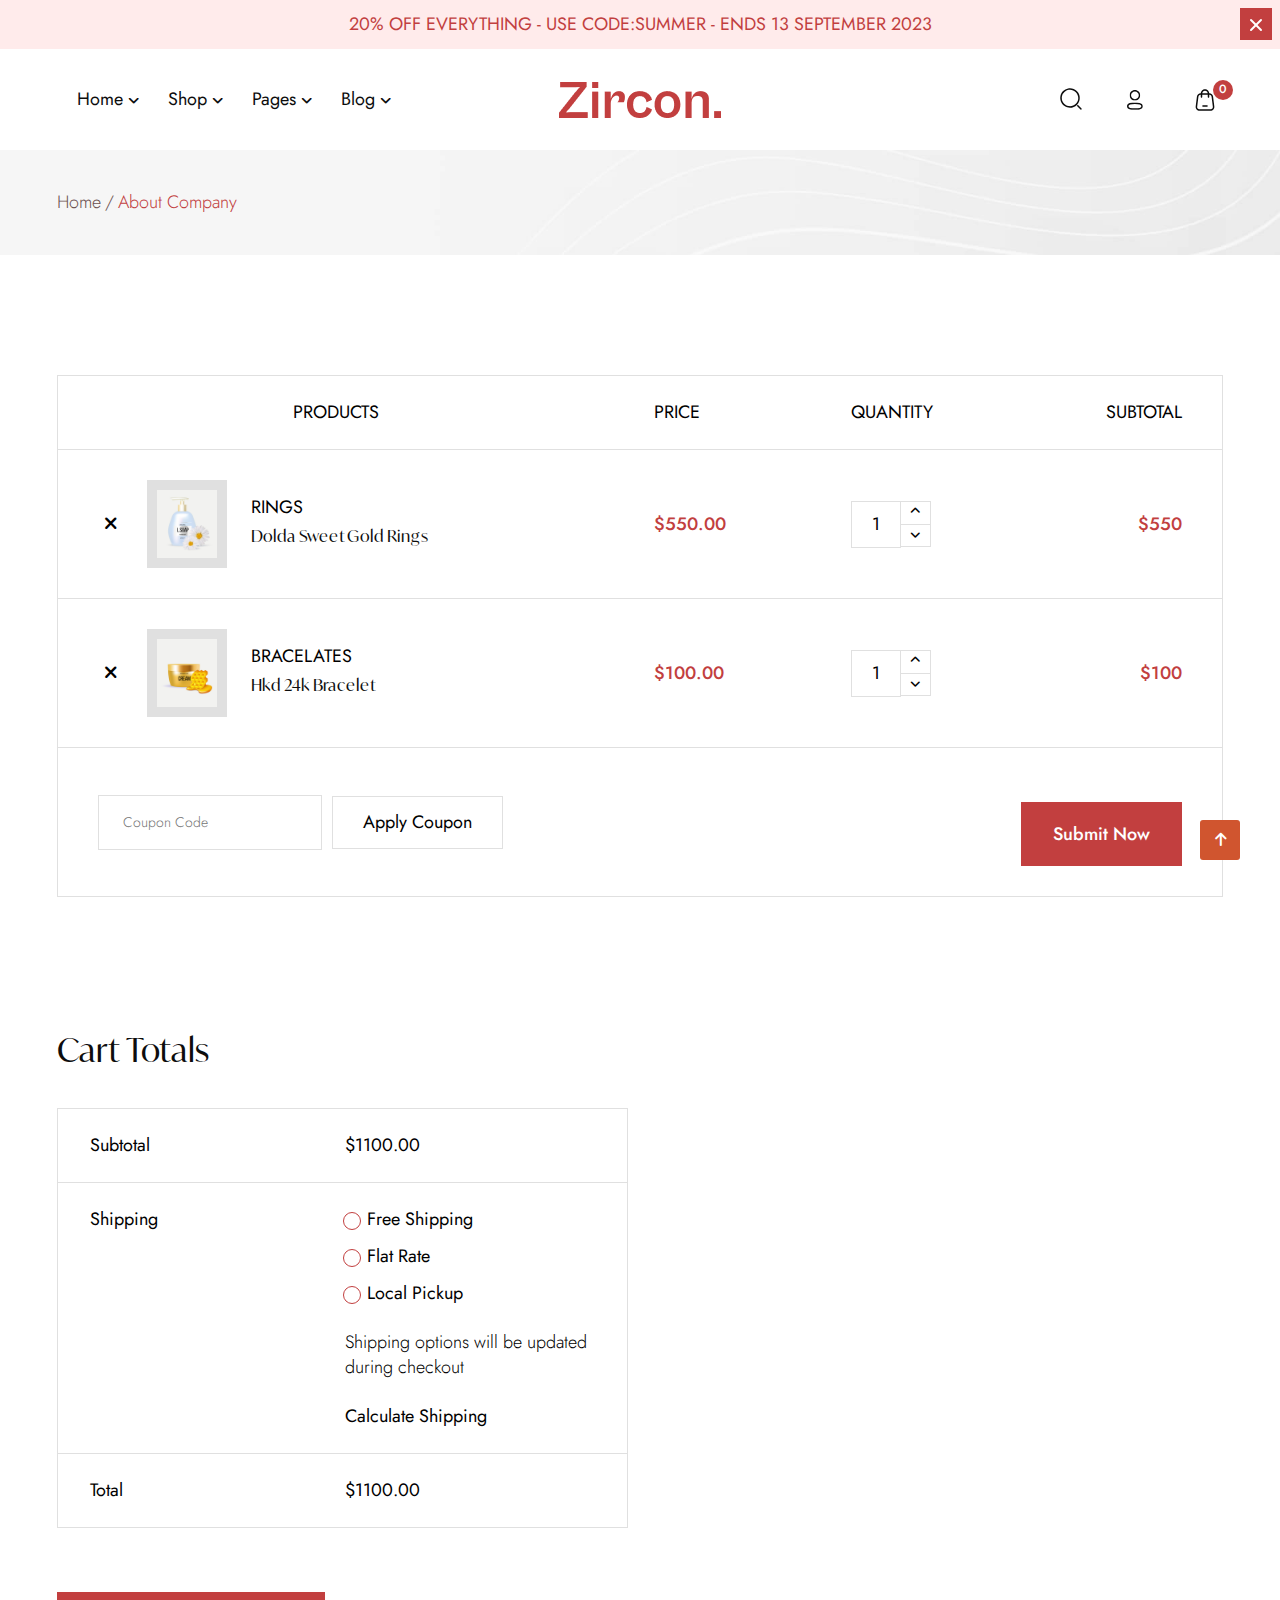
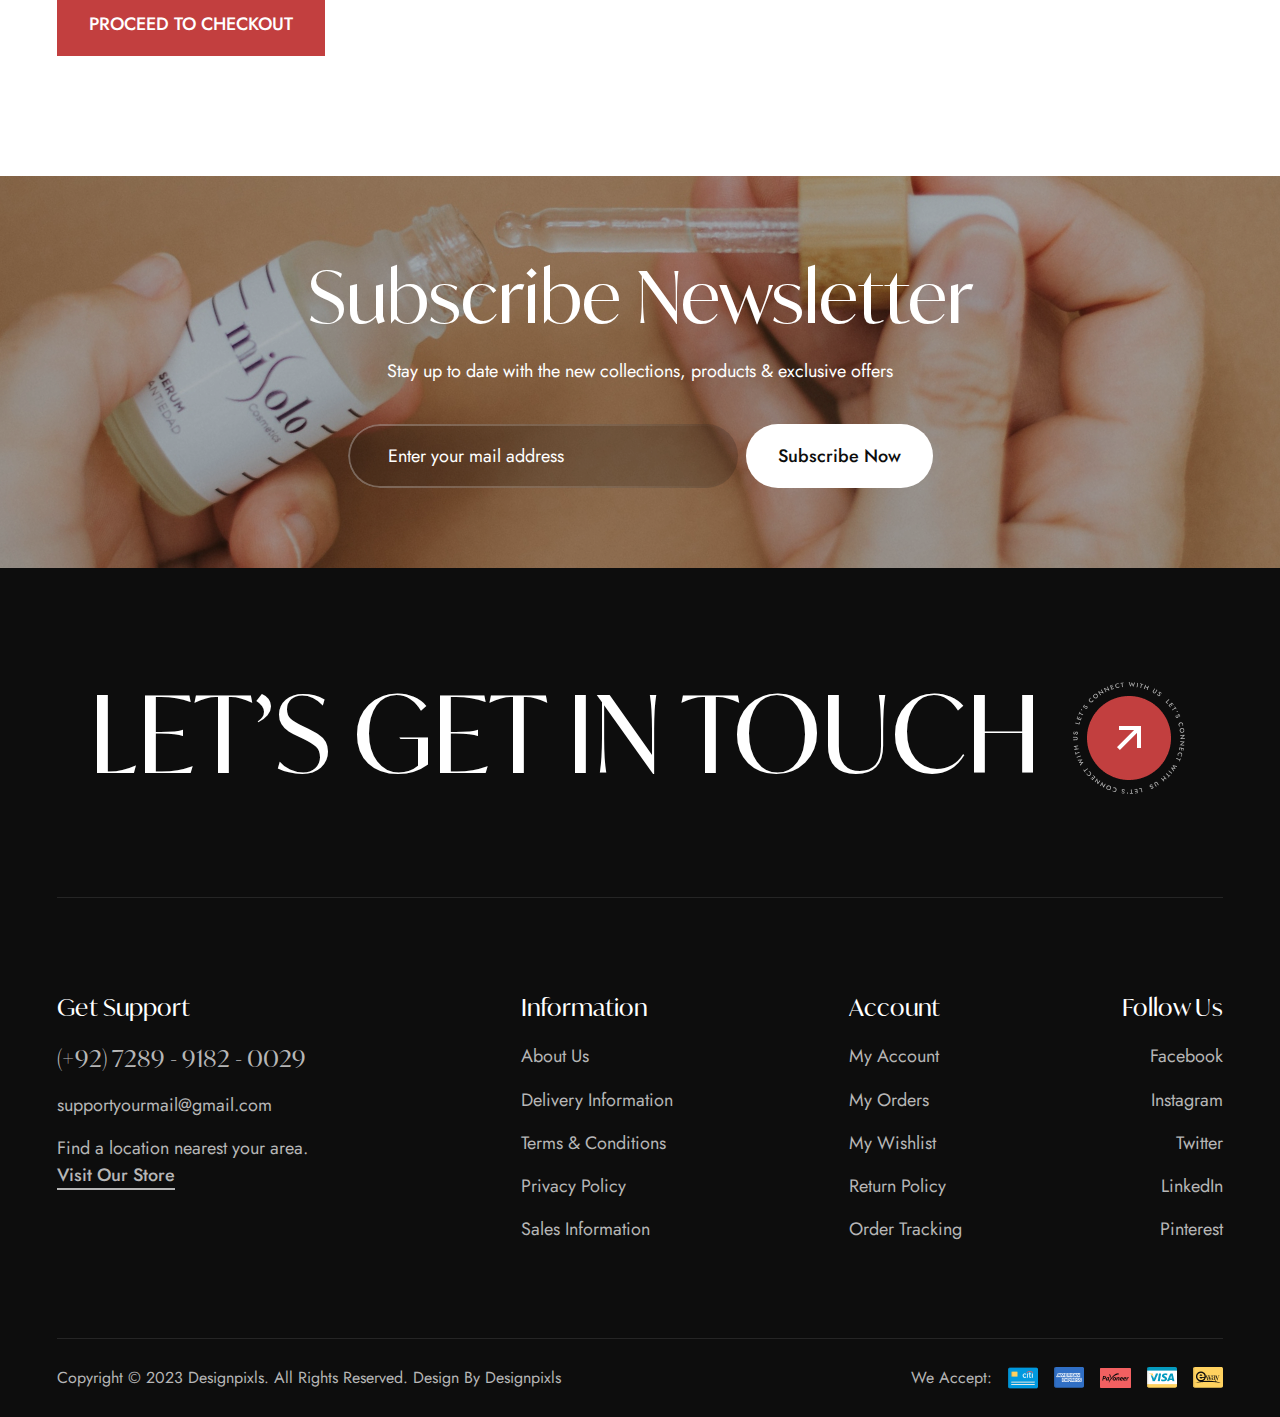
<file: cart.html>
<!DOCTYPE html>
<html lang="en">

<head>
    <meta charset="UTF-8">
    <meta name="viewport" content="width=device-width, initial-scale=1.0">
    <title>Zircon - Cosmetics & Beauty</title>

    <!--favicon-->
    <link rel="icon" href="assets/images/favicon.png">

    <!--essential css files-->
    <link rel="stylesheet" href="assets/css/bootstrap.css">
    <link rel="stylesheet" href="assets/css/all.css">
    <link rel="stylesheet" href="assets/css/swiper-bundle.min.css">
    <link rel="stylesheet" href="assets/css/nice-select2.css">
    <link rel="stylesheet" href="assets/css/style.css">

    <!--essential scripts file-->
    <script src="assets/js/popper.min.js" defer="defer"></script>
    <script src="assets/js/bootstrap.min.js" defer="defer"></script>
    <script src="assets/js/swiper-bundle.min.js" defer="defer"></script>
    <script src="assets/js/gsap.js" defer="defer"></script>
    <script src="assets/js/gsap-scroll-trigger.js" defer="defer"></script>
    <script src="assets/js/gsap-split-text.js" defer="defer"></script>
    <script src="assets/js/nice-select2.js" defer="defer"></script>
    <script src="assets/js/scripts.js" defer="defer"></script>
</head>

<body>

    <div class="zc_preloader">
        <div class="zc_loading_container">
            <div class="loading_text">
                <span>Z</span>
                <span>i</span>
                <span>r</span>
                <span>c</span>
                <span>o</span>
                <span>n</span>
                <span>.</span>
            </div>
        </div>
    </div>

    <!--START:Header Section -->
    <header class="zc_header_default header-sticky">
        <div class="zc_coupon_announce position-relative">
            <p class="mb-0 text-center text-uppercase">20% off everything - Use code:Summer - Ends 13 September 2023</p>
            <button href="#" class="zc_announce_close">
                <svg width="20" height="20" viewBox="0 0 20 20" fill="none" xmlns="http://www.w3.org/2000/svg">
                    <path d="M15 5L5 15" stroke="white" stroke-width="2" stroke-linecap="round" stroke-linejoin="round" />
                    <path d="M5 5L15 15" stroke="white" stroke-width="2" stroke-linecap="round" stroke-linejoin="round" />
                </svg>
            </button>
        </div>
        <div class="zc_header_nav">
            <div class="container">
                <div class="row align-items-center">
                    <div class="col-5 col-sm-6 d-lg-none">
                        <div class="zc_header_logo text-start">
                            <a href="index.html"><img src="assets/images/logo.png" alt="logo" class="img-fluid"></a>
                        </div>
                    </div>
                    <div class="col-xl-5 col-lg-5 d-none d-lg-flex">
                        <nav class="zc_nav_menu">
                            <ul>
                                <li class="has-submenu"><a href="#">Home</a>
                                    <ul class="submenu-wrapper">
                                        <li><a href="index.html">Home Page 1</a></li>
                                        <li><a href="index-2.html">Home Page 2</a></li>
                                        <li><a href="index-3.html">Home Page 3</a></li>
                                    </ul>
                                </li>
                                <li class="has-submenu has-megamenu"><a href="#">Shop</a>
                                    <!-- Mega Menu  -->
                                    <div class="zc_megamenu">
                                        <div class="header-submenu-wrapper">
                                            <div class="container">
                                                <div class="header-megamenu-wrapper row">
                                                    <div class="col-3">
                                                        <!-- Header Mega Menu List -->
                                                        <div class="header-megamenu-list">
                                                            <a href="shop.html" class="header-megamenu-title">Best Seller</a>
                                                            <ul role="list">
                                                                <li>
                                                                    <a href="shop.html" class="link-animation">T-shirt dress</a>
                                                                    <span class="badge">Sale</span>
                                                                </li>
                                                                <li>
                                                                    <a href="shop.html" class="link-animation">T-shirt dress</a>
                                                                </li>
                                                                <li>
                                                                    <a href="shop.html" class="link-animation">Denim jacket</a>
                                                                </li>
                                                            </ul>
                                                        </div>
                                                        <!-- Header Mega Menu List -->
                                                        <div class="header-megamenu-list">
                                                            <a href="shop.html" class="header-megamenu-title">Fashion</a>
                                                            <ul role="list">
                                                                <li>
                                                                    <a href="shop.html" class="link-animation">Pencil skirt</a>
                                                                    <span class="badge sale">Sale</span>
                                                                </li>
                                                                <li>
                                                                    <a href="shop.html" class="link-animation">Maxi dress</a>
                                                                </li>
                                                                <li>
                                                                    <a href="shop.html" class="link-animation">Crop top</a>
                                                                </li>
                                                                <li>
                                                                    <a href="shop.html" class="link-animation">Skinny jeans</a>
                                                                    <span class="badge new">Sale</span>
                                                                </li>
                                                                <li>
                                                                    <a href="shop.html" class="link-animation">Women Shirt</a>
                                                                </li>
                                                            </ul>
                                                        </div>
                                                    </div>
                                                    <div class="col-3">
                                                        <!-- Header Mega Menu List -->
                                                        <div class="header-megamenu-list">
                                                            <a href="shop.html" class="header-megamenu-title">Hot Deals</a>
                                                            <ul role="list">
                                                                <li>
                                                                    <a href="shop.html" class="link-animation">Button-down shirt</a>
                                                                    <span class="badge">Sale</span>
                                                                </li>
                                                                <li>
                                                                    <a href="shop.html" class="link-animation">High-waist pants</a>
                                                                </li>
                                                                <li>
                                                                    <a href="shop.html" class="link-animation">Tunic top</a>
                                                                </li>
                                                                <li>
                                                                    <a href="shop.html" class="link-animation">Peplum blouse</a>
                                                                    <span class="badge">Sale</span>
                                                                </li>
                                                                <li>
                                                                    <a href="shop.html" class="link-animation">Women Shirt</a>
                                                                </li>
                                                            </ul>
                                                        </div>
                                                        <!-- Header Mega Menu List -->
                                                        <div class="header-megamenu-list">
                                                            <a href="#" class="header-megamenu-title">Fashion</a>
                                                            <ul class="" role="list">
                                                                <li>
                                                                    <a href="shop.html" class="link-animation">Pencil skirt</a>
                                                                    <span class="badge sale badge">Sale</span>
                                                                </li>
                                                                <li>
                                                                    <a href="shop.html" class="link-animation">Maxi dress</a>
                                                                </li>
                                                                <li>
                                                                    <a href="shop.html" class="link-animation">Crop top</a>
                                                                </li>
                                                                <li>
                                                                    <a href="shop.html" class="link-animation">Skinny jeans</a>
                                                                    <span class="badge new">Sale</span>
                                                                </li>
                                                                <li>
                                                                    <a href="shop.html" class="link-animation">Women Shirt</a>
                                                                </li>
                                                            </ul>
                                                        </div>
                                                    </div>
                                                    <div class="col-3">
                                                        <!-- Header Mega Menu List -->
                                                        <div class="header-megamenu-list">
                                                            <a href="#" class="header-megamenu-title">Hot Deals</a>
                                                            <ul role="list">
                                                                <li>
                                                                    <a href="#" class="link-animation">Long sleeve shirt</a>
                                                                </li>
                                                                <li>
                                                                    <a href="#" class="link-animation">Shorts Gym Snad</a>
                                                                </li>
                                                                <li>
                                                                    <a href="#" class="link-animation">Black Zipper</a>
                                                                </li>
                                                                <li>
                                                                    <a href="#" class="link-animation">Peplum blouse</a>
                                                                    <span class="badge sale">Sale</span>
                                                                </li>
                                                                <li>
                                                                    <a href="#" class="link-animation">Women Shirt</a>
                                                                </li>
                                                            </ul>
                                                        </div>
                                                        <!-- Header Mega Menu List -->
                                                        <div class="header-megamenu-list">
                                                            <a href="#" class="header-megamenu-title">Fashion</a>
                                                            <ul role="list">
                                                                <li>
                                                                    <a href="#" class="link-animation">Pencil skirt</a>
                                                                    <span class="badge sale">Sale</span>
                                                                </li>
                                                                <li>
                                                                    <a href="#" class="link-animation">Maxi dress</a>
                                                                </li>
                                                                <li>
                                                                    <a href="#" class="link-animation">Crop top</a>
                                                                </li>
                                                                <li>
                                                                    <a href="#" class="link-animation">Skinny jeans</a>
                                                                    <span class="badge new">Sale</span>
                                                                </li>
                                                                <li>
                                                                    <a href="#" class="link-animation">Women Shirt</a>
                                                                </li>
                                                            </ul>
                                                        </div>
                                                    </div>
                                                    <div class="col-3">
                                                        <div class="header-megamenu-banner">
                                                            <h5 class="banner-title">Off work on payday.</h5>
                                                            <img loading="lazy" src="assets/images/look-book/lookbook3.2img.png" alt="Zircon" class="megamenu-banner-image" />
                                                            <p class="p-lg banner-text ">
                                                                New Arrival Sale 20% Discount <br>
                                                                <a class="single-button link-animation" href="/shop.html">
                                                                    Shop Now
                                                                </a>
                                                            </p>
                                                        </div>
                                                    </div>
                                                </div>
                                            </div>
                                        </div>
                                    </div>
                                </li>
                                <li class="has-submenu"><a href="#">Pages</a>
                                    <ul class="submenu-wrapper">
                                        <li><a href="about.html">About Us</a></li>
                                        <li><a href="contact.html">Contact</a></li>
                                        <li class="has-submenu"><a href="javascript:void(0)">Product</a>
                                            <ul class="submenu-wrapper">
                                                <li><a href="shop.html">Shop Grid</a></li>
                                                <li><a href="shop-list.html">Shop List</a></li>
                                                <li><a href="product-details.html">Product Details</a></li>
                                                <li><a href="product-details-2.html">Product Details V2</a></li>
                                                <li><a href="product-details-3.html">Product Details V3</a></li>
                                                <li><a href="checkout.html">Checkout</a></li>
                                            </ul>
                                        </li>
                                        <li><a href="faq.html">Faq</a></li>
                                        <li><a href="cart.html">Cart</a></li>
                                        <li><a href="wishlist.html">Wishlist</a></li>
                                        <li><a href="order-tracking.html">Order Tracking</a></li>
                                    </ul>
                                </li>
                                <li class="has-submenu"><a href="#">Blog</a>
                                    <ul class="submenu-wrapper">
                                        <li><a href="blog.html">Blog List</a></li>
                                        <li><a href="blog-single.html">Blog Details</a></li>
                                    </ul>
                                </li>
                            </ul>
                        </nav>
                    </div>
                    <div class="col-xl-2 col-lg-3 d-none d-lg-block">
                        <div class="zc_header_logo text-center">
                            <a href="index.html"><img src="assets/images/logo.png" alt="logo" class="img-fluid"></a>
                        </div>
                    </div>
                    <div class="col-xl-5 col-lg-4 col-7 col-sm-6">
                        <div class="zc_header_right d-flex align-items-center justify-content-end">
                            <div class="header-search">
                                <button type="button" class="zc_header_search zc_headerSrc-open" data-bs-toggle="dropdown" aria-expanded="false">
                                    <svg width="24" height="24" viewBox="0 0 24 24" fill="none" xmlns="http://www.w3.org/2000/svg">
                                        <path d="M22.0001 22.7502C21.9016 22.7505 21.804 22.7312 21.7131 22.6934C21.6221 22.6556 21.5395 22.6002 21.4701 22.5302L18.2501 19.3102C18.1176 19.1681 18.0455 18.98 18.0489 18.7857C18.0524 18.5914 18.1311 18.406 18.2685 18.2686C18.4059 18.1312 18.5913 18.0525 18.7856 18.0491C18.9799 18.0456 19.1679 18.1178 19.3101 18.2502L22.5301 21.4702C22.6349 21.5751 22.7062 21.7087 22.7351 21.8541C22.764 21.9995 22.7491 22.1502 22.6924 22.2872C22.6357 22.4241 22.5397 22.5412 22.4165 22.6236C22.2932 22.7061 22.1484 22.7501 22.0001 22.7502Z" fill="#0D0D0D" />
                                        <path d="M11 20.7502C9.07164 20.7502 7.18657 20.1784 5.58319 19.1071C3.97982 18.0357 2.73013 16.513 1.99218 14.7314C1.25422 12.9498 1.06114 10.9894 1.43735 9.09812C1.81355 7.2068 2.74215 5.46952 4.10571 4.10596C5.46928 2.7424 7.20656 1.8138 9.09787 1.43759C10.9892 1.06139 12.9496 1.25447 14.7312 1.99242C16.5127 2.73038 18.0355 3.98006 19.1068 5.58344C20.1782 7.18682 20.75 9.07188 20.75 11.0002C20.7471 13.5852 19.7189 16.0635 17.8911 17.8913C16.0632 19.7192 13.585 20.7473 11 20.7502ZM11 2.75025C9.36831 2.75025 7.77326 3.2341 6.41655 4.14062C5.05984 5.04715 4.00242 6.33562 3.378 7.84311C2.75358 9.3506 2.5902 11.0094 2.90853 12.6097C3.22685 14.2101 4.01259 15.6801 5.16637 16.8339C6.32016 17.9877 7.79017 18.7734 9.39051 19.0917C10.9909 19.4101 12.6497 19.2467 14.1571 18.6223C15.6646 17.9978 16.9531 16.9404 17.8596 15.5837C18.7661 14.227 19.25 12.6319 19.25 11.0002C19.2476 8.81294 18.3777 6.71591 16.831 5.16925C15.2843 3.62259 13.1873 2.75263 11 2.75025Z" fill="#0D0D0D" />
                                    </svg>
                                </button>
                                <div class="dropdown-menu dropdown-menu-end" style="">
                                    <form class="search-form d-flex align-items-center gap-2">
                                        <input type="text" placeholder="Search..." class="theme-input bg-transparent">
                                        <button type="submit" class="submit-btn">Go</button>
                                    </form>
                                </div>
                            </div>
                            <div class="zc_header_user d-none d-sm-block">
                                <a href="#">
                                    <svg width="24" height="24" viewBox="0 0 24 24" fill="none" xmlns="http://www.w3.org/2000/svg">
                                        <mask id="mask0_140_1208" style="mask-type:luminance" maskUnits="userSpaceOnUse" x="4" y="14" width="16" height="8">
                                            <path fill-rule="evenodd" clip-rule="evenodd" d="M4 14.4961H19.8399V21.8701H4V14.4961Z" fill="white" />
                                        </mask>
                                        <g mask="url(#mask0_140_1208)">
                                            <path fill-rule="evenodd" clip-rule="evenodd" d="M11.921 15.9961C7.66 15.9961 5.5 16.7281 5.5 18.1731C5.5 19.6311 7.66 20.3701 11.921 20.3701C16.181 20.3701 18.34 19.6381 18.34 18.1931C18.34 16.7351 16.181 15.9961 11.921 15.9961ZM11.921 21.8701C9.962 21.8701 4 21.8701 4 18.1731C4 14.8771 8.521 14.4961 11.921 14.4961C13.88 14.4961 19.84 14.4961 19.84 18.1931C19.84 21.4891 15.32 21.8701 11.921 21.8701Z" fill="#0D0D0D" />
                                        </g>
                                        <mask id="mask1_140_1208" style="mask-type:luminance" maskUnits="userSpaceOnUse" x="6" y="2" width="12" height="11">
                                            <path fill-rule="evenodd" clip-rule="evenodd" d="M6.61035 2.00012H17.2304V12.6187H6.61035V2.00012Z" fill="white" />
                                        </mask>
                                        <g mask="url(#mask1_140_1208)">
                                            <path fill-rule="evenodd" clip-rule="evenodd" d="M11.9214 3.42776C9.78038 3.42776 8.03838 5.16876 8.03838 7.30976C8.03138 9.44376 9.76038 11.1838 11.8924 11.1918L11.9214 11.9058V11.1918C14.0614 11.1918 15.8024 9.44976 15.8024 7.30976C15.8024 5.16876 14.0614 3.42776 11.9214 3.42776ZM11.9214 12.6188H11.8894C8.96738 12.6098 6.60038 10.2268 6.61038 7.30676C6.61038 4.38176 8.99238 1.99976 11.9214 1.99976C14.8494 1.99976 17.2304 4.38176 17.2304 7.30976C17.2304 10.2378 14.8494 12.6188 11.9214 12.6188Z" fill="#0D0D0D" />
                                        </g>
                                    </svg>
                                </a>
                                <ul class="position-absolute user-menu">
                                    <li><a href="login.html">Login</a></li>
                                    <li><a href="signup.html">Sign Up</a></li>
                                    <li><a href="login.html">My Account</a></li>
                                </ul>
                            </div>
                            <div class="zc_header_cart d-none d-sm-block">
                                <button type="button">
                                    <svg width="24" height="24" viewBox="0 0 24 24" fill="none" xmlns="http://www.w3.org/2000/svg">
                                        <path d="M17.5995 22.7383H6.39947C5.86779 22.7383 5.34219 22.6252 4.85756 22.4066C4.37293 22.1879 3.94036 21.8687 3.58854 21.47C3.23673 21.0714 2.97372 20.6025 2.81699 20.0945C2.66026 19.5864 2.61338 19.0508 2.67947 18.5233L3.92947 8.52328C4.04381 7.61692 4.48465 6.78333 5.16942 6.17863C5.85419 5.57393 6.73592 5.23961 7.64947 5.23828H16.3495C17.2629 5.23977 18.1445 5.57399 18.8294 6.17842C19.5143 6.78286 19.9555 7.6161 20.0705 8.52228L21.3205 18.5223C21.3866 19.05 21.3396 19.5857 21.1829 20.0938C21.0261 20.602 20.763 21.071 20.4111 21.4697C20.0592 21.8685 19.6265 22.1878 19.1417 22.4065C18.657 22.6252 18.1313 22.7383 17.5995 22.7383ZM7.64547 6.73828C7.0974 6.73929 6.56848 6.93996 6.15766 7.30274C5.74684 7.66552 5.48228 8.16555 5.41347 8.70928L4.16347 18.7093C4.12354 19.0262 4.1516 19.348 4.24579 19.6532C4.33998 19.9584 4.49812 20.24 4.70969 20.4793C4.92127 20.7186 5.1814 20.9101 5.47277 21.0409C5.76414 21.1718 6.08005 21.2391 6.39947 21.2383H17.5995C17.9186 21.2385 18.2341 21.1708 18.525 21.0397C18.8159 20.9086 19.0756 20.7171 19.2868 20.4778C19.4981 20.2386 19.6559 19.9572 19.75 19.6523C19.8441 19.3474 19.8722 19.0259 19.8325 18.7093L18.5825 8.70928C18.513 8.16564 18.2481 7.66584 17.8372 7.30316C17.4263 6.94047 16.8975 6.73969 16.3495 6.73828H7.64547Z" fill="#0D0D0D" />
                                        <path d="M15.499 9.75024C15.3001 9.75024 15.1093 9.67123 14.9687 9.53057C14.828 9.38992 14.749 9.19916 14.749 9.00024V5.50024C14.749 4.7709 14.4593 4.07143 13.9436 3.5557C13.4278 3.03998 12.7284 2.75024 11.999 2.75024C11.2697 2.75024 10.5702 3.03998 10.0545 3.5557C9.53875 4.07143 9.24902 4.7709 9.24902 5.50024V9.00024C9.24902 9.19916 9.17001 9.38992 9.02935 9.53057C8.8887 9.67123 8.69794 9.75024 8.49902 9.75024C8.30011 9.75024 8.10935 9.67123 7.96869 9.53057C7.82804 9.38992 7.74902 9.19916 7.74902 9.00024V5.50024C7.74902 4.37307 8.19679 3.29207 8.99382 2.49504C9.79085 1.69801 10.8719 1.25024 11.999 1.25024C13.1262 1.25024 14.2072 1.69801 15.0042 2.49504C15.8013 3.29207 16.249 4.37307 16.249 5.50024V9.00024C16.249 9.19916 16.17 9.38992 16.0294 9.53057C15.8887 9.67123 15.6979 9.75024 15.499 9.75024Z" fill="#0D0D0D" />
                                        <path d="M14 18.75H10C9.80109 18.75 9.61032 18.671 9.46967 18.5303C9.32902 18.3897 9.25 18.1989 9.25 18C9.25 17.8011 9.32902 17.6103 9.46967 17.4697C9.61032 17.329 9.80109 17.25 10 17.25H14C14.1989 17.25 14.3897 17.329 14.5303 17.4697C14.671 17.6103 14.75 17.8011 14.75 18C14.75 18.1989 14.671 18.3897 14.5303 18.5303C14.3897 18.671 14.1989 18.75 14 18.75Z" fill="#0D0D0D" />
                                    </svg>
                                </button>
                                <span class="zc_cart_count">0</span>
                            </div>
                            <div class="header-toggle zc3_header-toggle d-lg-none">
                                <button type="button" class="zc3_menu_toggler d-lg-none">
                                    <span></span>
                                    <span></span>
                                    <span></span>
                                </button>
                            </div>
                        </div>
                    </div>
                </div>
            </div>
        </div>
    </header>
    <!-- END:Header Section -->


    <main id="MainContent">
        <!--breadcrumb section start-->
        <div class="breadcrumb-section pt-40 pb-40" data-background="assets/images/shape/breadcrumb-bg.jpg">
            <div class="container">
                <p class="breadcrumb-text fw-light mb-0"><a href="index.html">Home</a>/<span class="primary-text-color">About Company</span></p>
            </div>
        </div>
        <!--breadcrumb section end-->


        <!---cart table start-->
        <div class="ptb-120 bg-white">
            <div class="container">
                <div class="cart-table-wrapper table-responsive">
                    <table class="cart-table table">

                        <tr>
                            <th class="text-center">Products</th>
                            <th>Price</th>
                            <th>Quantity</th>
                            <th class="text-end">Subtotal</th>
                        </tr>
                        <tr>
                            <td>
                                <div class="d-flex align-items-center gap-4 product-box">
                                    <button type="button" class="remove_product"><i class="fas fa-close"></i></button>
                                    <div class="feature-image light-bg">
                                        <img src="assets/images/product/pd-01.jpg" class="img-fluid" alt="product">
                                    </div>
                                    <div>
                                        <span class="fs-sm text-uppercase gmWsecondaryColor d-block">Rings</span>
                                        <a href="#" class="product-title h6 mt-2 d-block">Dolda Sweet Gold Rings</a>
                                    </div>
                                </div>
                            </td>
                            <td>
                                <span class="fw-medium primary-text-color">$550.00</span>
                            </td>
                            <td>
                                <div class="quantity d-flex align-items-center">
                                    <input type="text" value="1">
                                    <div class="step-btns">
                                        <button class="increment"><i class="fa-solid fa-angle-up"></i></button>
                                        <button class="decrement"><i class="fa-solid fa-angle-down"></i></button>
                                    </div>
                                </div>
                            </td>
                            <td>
                                <span class="primary-text-color fw-medium d-block text-end">$550</span>
                            </td>
                        </tr>
                        <tr>
                            <td>
                                <div class="d-flex align-items-center gap-4 product-box">
                                    <button type="button" class="remove_product"><i class="fas fa-close"></i></button>
                                    <div class="feature-image light-bg">
                                        <img src="assets/images/product/pd-02.jpg" class="img-fluid" alt="product">
                                    </div>
                                    <div>
                                        <span class="fs-sm text-uppercase gmWsecondaryColor d-block">Bracelates</span>
                                        <a href="#" class="product-title h6 mt-2 d-block">Hkd 24k Bracelet</a>
                                    </div>
                                </div>
                            </td>
                            <td>
                                <span class="fw-medium primary-text-color">$100.00</span>
                            </td>
                            <td>
                                <div class="quantity d-flex align-items-center">
                                    <input type="text" value="1">
                                    <div class="step-btns">
                                        <button class="increment"><i class="fa-solid fa-angle-up"></i></button>
                                        <button class="decrement"><i class="fa-solid fa-angle-down"></i></button>
                                    </div>
                                </div>
                            </td>
                            <td>
                                <span class="primary-text-color fw-medium d-block text-end">$100</span>
                            </td>
                        </tr>
                        <tr>
                            <td colspan="4">
                                <div class="d-flex align-items-center justify-content-between gap-4 flex-wrap">
                                    <form class="cart-coupon-form d-flex align-items-center">
                                        <input type="text" placeholder="Coupon Code" class="theme-input">
                                        <button type="submit" class="submit-btn">Apply Coupon</button>
                                    </form>
                                    <button type="submit" class="zc_primary_btn mt-4">
                                        <span class="zc_btnShape"></span>
                                        <span class="zc_btnShape"></span>
                                        <span class="zc_btnShape"></span>
                                        <span class="zc_btnShape"></span>
                                        <span class="zc_btn_text">Submit Now</span>
                                    </button>
                                </div>
                </div>
                </td>
                </tr>
                </table>
            </div>
        </div>
        </div>
        <!--cart table end-->

        <!--cart calculator-->
        <section class="pb-120 bg-white">
            <div class="container">
                <div class="row">
                    <div class="col-xl-6">
                        <div class="cart-calculator">
                            <h3 class="mb-40">Cart Totals</h3>
                            <form class="cart-calculator-form table-responsive">
                                <table class="table">
                                    <tr>
                                        <td>Subtotal</td>
                                        <td>$1100.00</td>
                                    </tr>
                                    <tr>
                                        <td>Shipping</td>
                                        <td>
                                            <div class="shipping-method">
                                                <label>
                                                    <input type="radio" name="shipping">
                                                    <span>Free Shipping</span>
                                                </label>
                                                <label>
                                                    <input type="radio" name="shipping">
                                                    <span>Flat Rate</span>
                                                </label>
                                                <label>
                                                    <input type="radio" name="shipping">
                                                    <span>Local Pickup</span>
                                                </label>
                                                <p class="my-4 fs-sm fw-light">Shipping options will be updated during checkout</p>
                                                <a href="#" class="gmWprimaryColor">Calculate Shipping</a>
                                            </div>
                                        </td>
                                    </tr>
                                    <tr>
                                        <td>Total</td>
                                        <td>$1100.00</td>
                                    </tr>
                                </table>

                                <button type="submit" class="zc_primary_btn mt-5">
                                    <span class="zc_btnShape"></span>
                                    <span class="zc_btnShape"></span>
                                    <span class="zc_btnShape"></span>
                                    <span class="zc_btnShape"></span>
                                    <span class="zc_btn_text text-uppercase">Proceed to checkout</span>
                                </button>
                            </form>
                        </div>
                    </div>
                </div>
            </div>
        </section>
        <!--cart calculator-->

        <!-- START:Newsletter section -->
        <section class="zc_newsletter bgImg" style="background-image: url(assets/images/banner/newsletter-bg.jpg);">
            <div class="container">
                <div class="row">
                    <div class="col-lg-12">
                        <div class="newsletter_bg text-center py-80">
                            <h2 class="zc_section_heading text-white mb-24 split-text right">Subscribe Newsletter</h2>
                            <p class="text-white mb-40 ">Stay up to date with the new collections, products & exclusive offers</p>
                            <form action="" class="d-flex align-items-center justify-content-center">
                                <div class="newsletter_input">
                                    <input type="text" placeholder="Enter your mail address">
                                </div>
                                <button type="submit" class="zc_primary_btn">
                                    <span class="zc_btnShape"></span>
                                    <span class="zc_btnShape"></span>
                                    <span class="zc_btnShape"></span>
                                    <span class="zc_btnShape"></span>
                                    <span class="zc_btn_text">Subscribe Now</span>
                                </button>
                            </form>
                        </div>
                    </div>
                </div>
            </div>
        </section>
        <!-- END:Newsletter section -->
    </main>

    <!-- START:Footer Area -->
    <footer class="zc_footer_area pt-96">
        <div class="container">
            <div class="row">
                <div class="col-lg-12">
                    <div class="footer_header">
                        <div>
                            <h2 class="split-text right">Let’s Get In Touch</h2>
                        </div>
                        <button><img src="assets/images/footer-arrow-button.png" alt="Zircon"></button>
                    </div>
                </div>
            </div>
            <div class="row pb-96">
                <div class="col-xl-4 col-lg-4 col-md-6 mb-3 mb-md-0">
                    <aside class="zc_footer_widget">
                        <h4 class="widget_title text-white">Get Support</h4>
                        <ul>
                            <li><a href="tel:92728991820029">
                                    <h3>(+92) 7289 - 9182 - 0029</h3>
                                </a></li>
                            <li><a href="mailto:supportyourmail@gmail.com">supportyourmail@gmail.com</a></li>
                            <li>
                                <p>Find a location nearest your area.</p>
                            </li>
                        </ul>
                        <a class="visit_btn" href="javascript:void(0);">Visit Our Store</a>
                    </aside>
                </div>
                <div class="col-xl-3 col-lg-3 col-md-6 mb-3 mb-lg-0">
                    <aside class="zc_footer_widget zc_widget02">
                        <h4 class="widget_title text-white">Information</h4>
                        <ul>
                            <li><a href="javascript:void(0);">About Us</a></li>
                            <li><a href="javascript:void(0);">Delivery Information</a></li>
                            <li><a href="javascript:void(0);">Terms & Conditions</a></li>
                            <li><a href="javascript:void(0);">Privacy Policy</a></li>
                            <li><a href="javascript:void(0);">Sales Information</a></li>
                        </ul>
                    </aside>
                </div>
                <div class="col-xl-3 col-lg-3 col-md-6 mb-3 mb-md-0">
                    <aside class="zc_footer_widget zc_widget03">
                        <h4 class="widget_title text-white">Account</h4>
                        <ul>
                            <li><a href="javascript:void(0);">My Account</a></li>
                            <li><a href="javascript:void(0);">My Orders</a></li>
                            <li><a href="javascript:void(0);">My Wishlist</a></li>
                            <li><a href="javascript:void(0);">Return Policy</a></li>
                            <li><a href="javascript:void(0);">Order Tracking</a></li>
                        </ul>
                    </aside>
                </div>
                <div class="col-xl-2 col-lg-2 col-md-6">
                    <aside class="zc_footer_widget text-end">
                        <h4 class="widget_title text-white">Follow Us</h4>
                        <ul>
                            <li><a href="javascript:void(0);">Facebook</a></li>
                            <li><a href="javascript:void(0);">Instagram</a></li>
                            <li><a href="javascript:void(0);">Twitter</a></li>
                            <li><a href="javascript:void(0);">LinkedIn</a></li>
                            <li><a href="javascript:void(0);">Pinterest</a></li>
                        </ul>
                    </aside>
                </div>
            </div>
            <div class="zc_footer_copyright">
                <div class="row align-items-center">
                    <div class="col-xl-6 col-lg-7 col-md-12">
                        <p class="mb-0">Copyright © 2023 Designpixls. All Rights Reserved. Design By Designpixls</p>
                    </div>
                    <div class="col-xl-6 col-lg-5 col-md-12">
                        <div class="d-flex align-items-center justify-content-lg-end justify-content-center">
                            <span>We Accept:</span>
                            <figure class="m-0"><img src="assets/images/payment-method.png" alt="Zircon"></figure>
                        </div>
                    </div>
                </div>
            </div>
        </div>
    </footer>
    <!-- END:Footer Area -->

    <!-- Scroll to Top button Start -->
    <button type="button" class="scroll-top-btn"><i class="fas fa-arrow-up"></i></button>
    <!-- Scroll to Top button End -->

    <!-- Header Mobile Menu Start -->
    <div class="zc_mobile-menu">
        <a href="javascript:void(0)" class="close"><i class="fas fa-xmark"></i></a>
        <a href="#" class="logo"><img src="assets/images/logo-3.png" alt="logo" class="img-fluid"></a>
        <ul class="mobile-nav-menu">
            <li class="has-submenu">
                <a href="javascript:void(0)">Home</a>
                <i class="fas fa-angle-down"></i>
                <ul class="submenu-wrapper" style="display: none;">
                    <li><a href="index.html">Home Page 1</a></li>
                    <li><a href="index-2.html">Home Page 2</a></li>
                    <li><a href="index-3.html">Home Page 3</a></li>
                </ul>
            </li>
            <li><a href="about.html">About</a></li>
            <li class="has-submenu"><a href="javascript:void(0)">Pages</a>
                <i class="fas fa-angle-down"></i>
                <ul class="submenu-wrapper" style="display: none;">
                    <li><a href="cart.html">Cart</a></li>
                    <li><a href="checkout.html">Checkout</a></li>
                    <li><a href="faq.html">Faq</a></li>
                    <li><a href="wishlist.html">Wishlist</a></li>
                    <li><a href="order-tracking.html">Order Tracking</a></li>
                </ul>

            </li>
            <li class="has-submenu"><a href="javascript:void(0)">Blog</a>
                <i class="fas fa-angle-down"></i>
                <ul class="submenu-wrapper" style="display: none;">
                    <li><a href="blog.html">Blog List</a></li>
                    <li><a href="blog-single.html">Blog Details</a></li>
                </ul>
            </li>
            <li class="has-submenu"><a href="javascript:void(0)">Shop</a>
                <i class="fas fa-angle-down"></i>
                <ul class="submenu-wrapper" style="display: none;">
                    <li><a href="shop.html">Shop Grid</a></li>
                    <li><a href="shop-list.html">Shop List</a></li>
                    <li><a href="product-details.html">Product Details</a></li>
                    <li><a href="product-details-2.html">Product Details V2</a></li>
                    <li><a href="product-details-3.html">Product Details V3</a></li>
                </ul>
            </li>
            <li><a href="wishlist.html">Wishlist</a></li>
            <li><a href="contact.html">Contact</a></li>
        </ul>
        <form class="mobile-search d-flex align-items-center mt-5" action="#">
            <input type="text" placeholder="Search..." class="theme-input">
            <button type="submit" class="template-btn primary-btn"><span>Go</span></button>
        </form>
    </div>
    <!-- Header Mobile Menu End -->

</body>

</html>
</file>
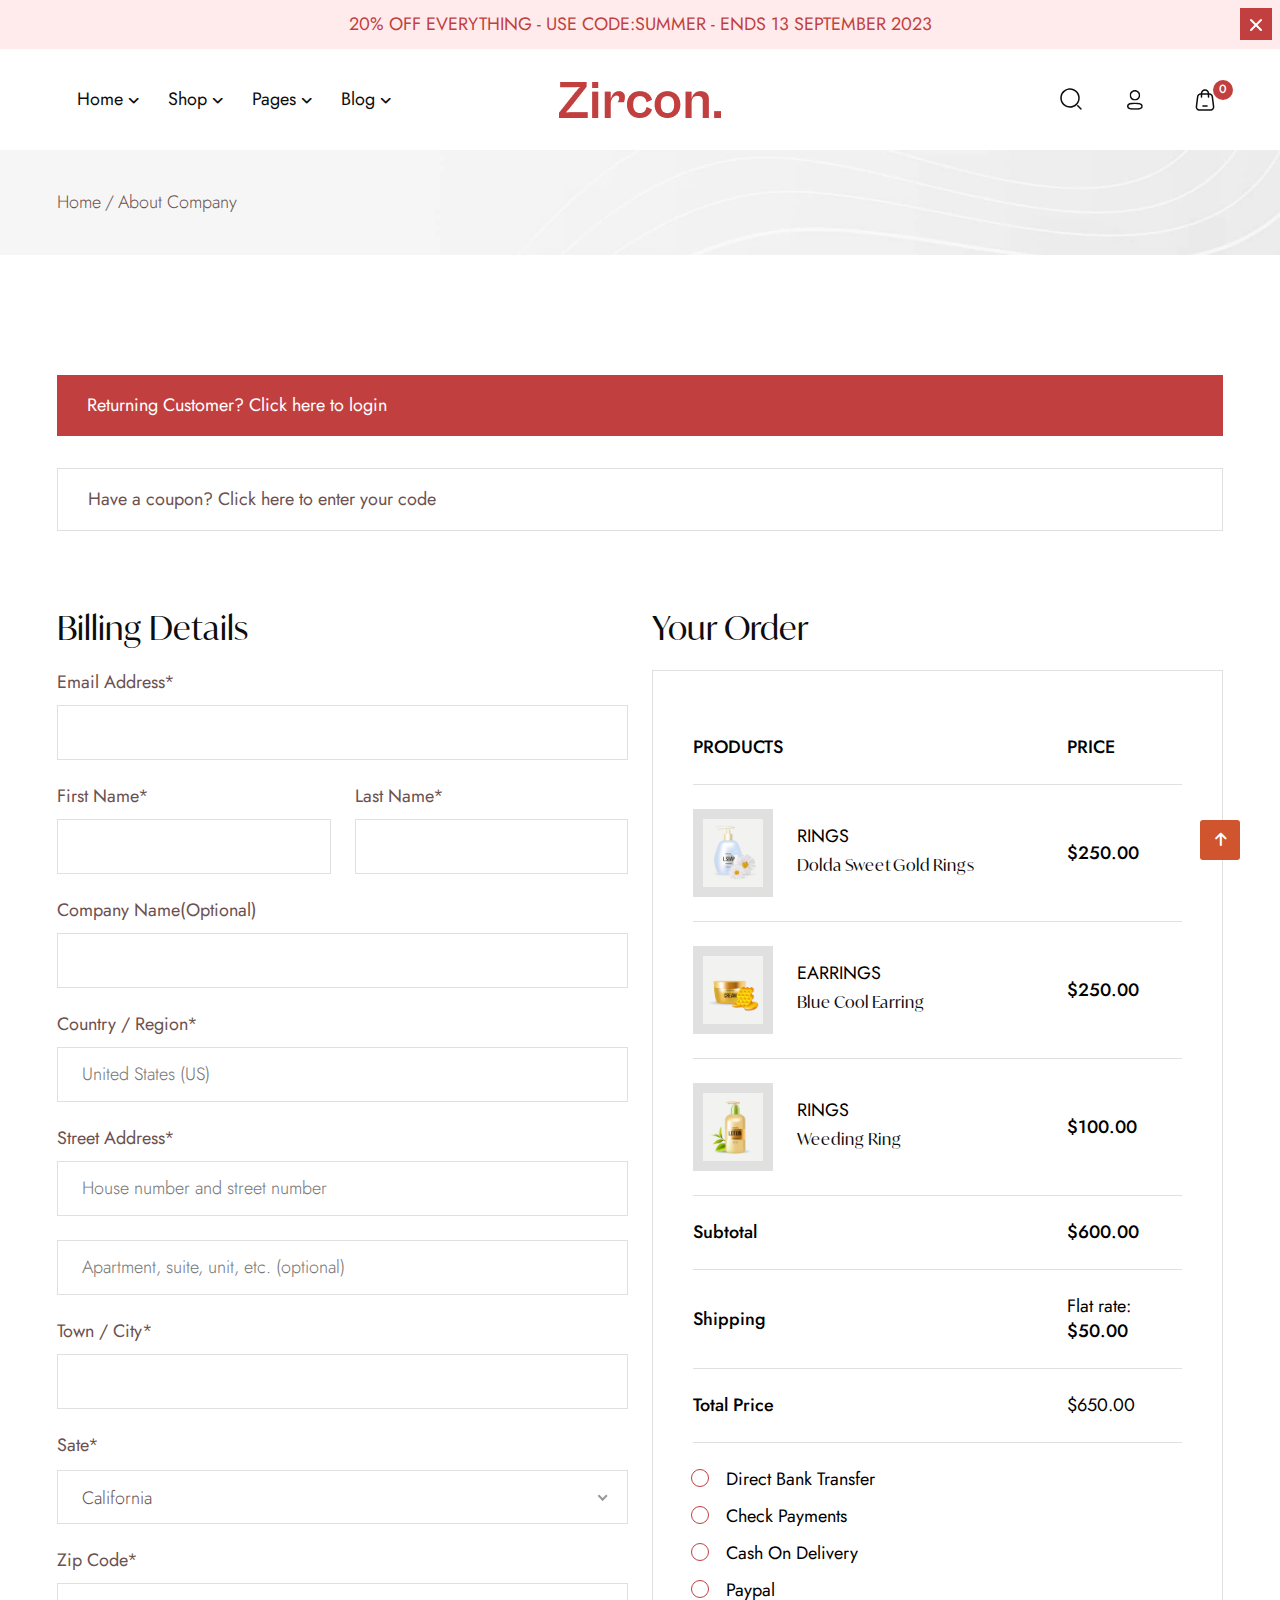
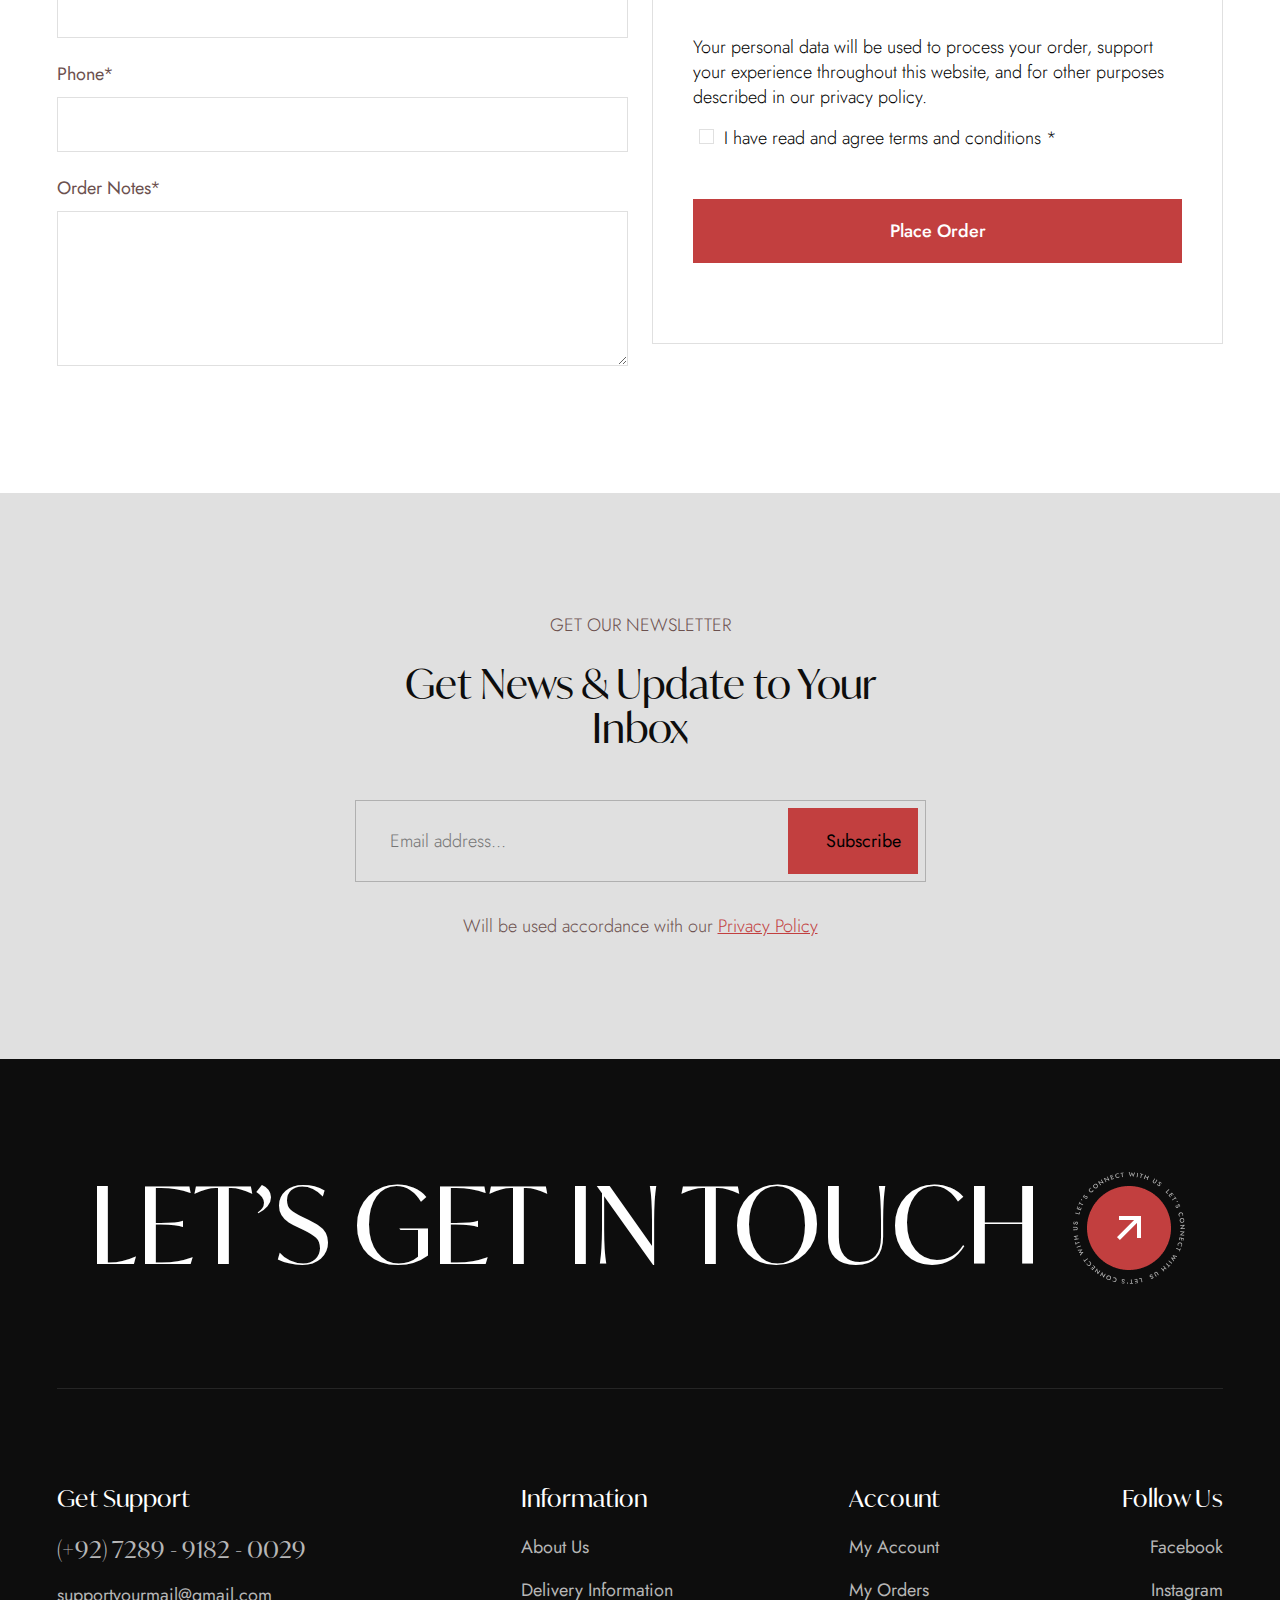
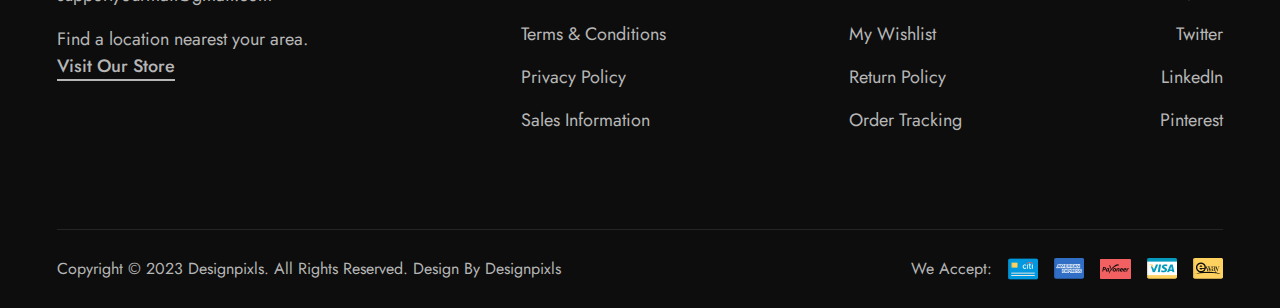
<file: checkout.html>
<!DOCTYPE html>
<html lang="en">

<head>
    <meta charset="UTF-8">
    <meta name="viewport" content="width=device-width, initial-scale=1.0">
    <title>Zircon - Cosmetics & Beauty</title>

    <!--favicon-->
    <link rel="icon" href="assets/images/favicon.png">

    <!--essential css files-->
    <link rel="stylesheet" href="assets/css/bootstrap.css">
    <link rel="stylesheet" href="assets/css/all.css">
    <link rel="stylesheet" href="assets/css/swiper-bundle.min.css">
    <link rel="stylesheet" href="assets/css/nice-select2.css">
    <link rel="stylesheet" href="assets/css/style.css">

    <!--essential scripts file-->
    <script src="assets/js/popper.min.js" defer="defer"></script>
    <script src="assets/js/bootstrap.min.js" defer="defer"></script>
    <script src="assets/js/swiper-bundle.min.js" defer="defer"></script>
    <script src="assets/js/gsap.js" defer="defer"></script>
    <script src="assets/js/gsap-scroll-trigger.js" defer="defer"></script>
    <script src="assets/js/gsap-split-text.js" defer="defer"></script>
    <script src="assets/js/nice-select2.js" defer="defer"></script>
    <script src="assets/js/scripts.js" defer="defer"></script>
</head>

<body>

    <div class="zc_preloader">
        <div class="zc_loading_container">
            <div class="loading_text">
                <span>Z</span>
                <span>i</span>
                <span>r</span>
                <span>c</span>
                <span>o</span>
                <span>n</span>
                <span>.</span>
            </div>
        </div>
    </div>

    <!--START:Header Section -->
    <header class="zc_header_default header-sticky">
        <div class="zc_coupon_announce position-relative">
            <p class="mb-0 text-center text-uppercase">20% off everything - Use code:Summer - Ends 13 September 2023</p>
            <button href="#" class="zc_announce_close">
                <svg width="20" height="20" viewBox="0 0 20 20" fill="none" xmlns="http://www.w3.org/2000/svg">
                    <path d="M15 5L5 15" stroke="white" stroke-width="2" stroke-linecap="round" stroke-linejoin="round" />
                    <path d="M5 5L15 15" stroke="white" stroke-width="2" stroke-linecap="round" stroke-linejoin="round" />
                </svg>
            </button>
        </div>
        <div class="zc_header_nav">
            <div class="container">
                <div class="row align-items-center">
                    <div class="col-5 col-sm-6 d-lg-none">
                        <div class="zc_header_logo text-start">
                            <a href="index.html"><img src="assets/images/logo.png" alt="logo" class="img-fluid"></a>
                        </div>
                    </div>
                    <div class="col-xl-5 col-lg-5 d-none d-lg-flex">
                        <nav class="zc_nav_menu">
                            <ul>
                                <li class="has-submenu"><a href="#">Home</a>
                                    <ul class="submenu-wrapper">
                                        <li><a href="index.html">Home Page 1</a></li>
                                        <li><a href="index-2.html">Home Page 2</a></li>
                                        <li><a href="index-3.html">Home Page 3</a></li>
                                    </ul>
                                </li>
                                <li class="has-submenu has-megamenu"><a href="#">Shop</a>
                                    <!-- Mega Menu  -->
                                    <div class="zc_megamenu">
                                        <div class="header-submenu-wrapper">
                                            <div class="container">
                                                <div class="header-megamenu-wrapper row">
                                                    <div class="col-3">
                                                        <!-- Header Mega Menu List -->
                                                        <div class="header-megamenu-list">
                                                            <a href="shop.html" class="header-megamenu-title">Best Seller</a>
                                                            <ul role="list">
                                                                <li>
                                                                    <a href="shop.html" class="link-animation">T-shirt dress</a>
                                                                    <span class="badge">Sale</span>
                                                                </li>
                                                                <li>
                                                                    <a href="shop.html" class="link-animation">T-shirt dress</a>
                                                                </li>
                                                                <li>
                                                                    <a href="shop.html" class="link-animation">Denim jacket</a>
                                                                </li>
                                                            </ul>
                                                        </div>
                                                        <!-- Header Mega Menu List -->
                                                        <div class="header-megamenu-list">
                                                            <a href="shop.html" class="header-megamenu-title">Fashion</a>
                                                            <ul role="list">
                                                                <li>
                                                                    <a href="shop.html" class="link-animation">Pencil skirt</a>
                                                                    <span class="badge sale">Sale</span>
                                                                </li>
                                                                <li>
                                                                    <a href="shop.html" class="link-animation">Maxi dress</a>
                                                                </li>
                                                                <li>
                                                                    <a href="shop.html" class="link-animation">Crop top</a>
                                                                </li>
                                                                <li>
                                                                    <a href="shop.html" class="link-animation">Skinny jeans</a>
                                                                    <span class="badge new">Sale</span>
                                                                </li>
                                                                <li>
                                                                    <a href="shop.html" class="link-animation">Women Shirt</a>
                                                                </li>
                                                            </ul>
                                                        </div>
                                                    </div>
                                                    <div class="col-3">
                                                        <!-- Header Mega Menu List -->
                                                        <div class="header-megamenu-list">
                                                            <a href="shop.html" class="header-megamenu-title">Hot Deals</a>
                                                            <ul role="list">
                                                                <li>
                                                                    <a href="shop.html" class="link-animation">Button-down shirt</a>
                                                                    <span class="badge">Sale</span>
                                                                </li>
                                                                <li>
                                                                    <a href="shop.html" class="link-animation">High-waist pants</a>
                                                                </li>
                                                                <li>
                                                                    <a href="shop.html" class="link-animation">Tunic top</a>
                                                                </li>
                                                                <li>
                                                                    <a href="shop.html" class="link-animation">Peplum blouse</a>
                                                                    <span class="badge">Sale</span>
                                                                </li>
                                                                <li>
                                                                    <a href="shop.html" class="link-animation">Women Shirt</a>
                                                                </li>
                                                            </ul>
                                                        </div>
                                                        <!-- Header Mega Menu List -->
                                                        <div class="header-megamenu-list">
                                                            <a href="#" class="header-megamenu-title">Fashion</a>
                                                            <ul class="" role="list">
                                                                <li>
                                                                    <a href="shop.html" class="link-animation">Pencil skirt</a>
                                                                    <span class="badge sale badge">Sale</span>
                                                                </li>
                                                                <li>
                                                                    <a href="shop.html" class="link-animation">Maxi dress</a>
                                                                </li>
                                                                <li>
                                                                    <a href="shop.html" class="link-animation">Crop top</a>
                                                                </li>
                                                                <li>
                                                                    <a href="shop.html" class="link-animation">Skinny jeans</a>
                                                                    <span class="badge new">Sale</span>
                                                                </li>
                                                                <li>
                                                                    <a href="shop.html" class="link-animation">Women Shirt</a>
                                                                </li>
                                                            </ul>
                                                        </div>
                                                    </div>
                                                    <div class="col-3">
                                                        <!-- Header Mega Menu List -->
                                                        <div class="header-megamenu-list">
                                                            <a href="#" class="header-megamenu-title">Hot Deals</a>
                                                            <ul role="list">
                                                                <li>
                                                                    <a href="#" class="link-animation">Long sleeve shirt</a>
                                                                </li>
                                                                <li>
                                                                    <a href="#" class="link-animation">Shorts Gym Snad</a>
                                                                </li>
                                                                <li>
                                                                    <a href="#" class="link-animation">Black Zipper</a>
                                                                </li>
                                                                <li>
                                                                    <a href="#" class="link-animation">Peplum blouse</a>
                                                                    <span class="badge sale">Sale</span>
                                                                </li>
                                                                <li>
                                                                    <a href="#" class="link-animation">Women Shirt</a>
                                                                </li>
                                                            </ul>
                                                        </div>
                                                        <!-- Header Mega Menu List -->
                                                        <div class="header-megamenu-list">
                                                            <a href="#" class="header-megamenu-title">Fashion</a>
                                                            <ul role="list">
                                                                <li>
                                                                    <a href="#" class="link-animation">Pencil skirt</a>
                                                                    <span class="badge sale">Sale</span>
                                                                </li>
                                                                <li>
                                                                    <a href="#" class="link-animation">Maxi dress</a>
                                                                </li>
                                                                <li>
                                                                    <a href="#" class="link-animation">Crop top</a>
                                                                </li>
                                                                <li>
                                                                    <a href="#" class="link-animation">Skinny jeans</a>
                                                                    <span class="badge new">Sale</span>
                                                                </li>
                                                                <li>
                                                                    <a href="#" class="link-animation">Women Shirt</a>
                                                                </li>
                                                            </ul>
                                                        </div>
                                                    </div>
                                                    <div class="col-3">
                                                        <div class="header-megamenu-banner">
                                                            <h5 class="banner-title">Off work on payday.</h5>
                                                            <img loading="lazy" src="assets/images/look-book/lookbook3.2img.png" alt="Zircon" class="megamenu-banner-image" />
                                                            <p class="p-lg banner-text ">
                                                                New Arrival Sale 20% Discount <br>
                                                                <a class="single-button link-animation" href="/shop.html">
                                                                    Shop Now
                                                                </a>
                                                            </p>
                                                        </div>
                                                    </div>
                                                </div>
                                            </div>
                                        </div>
                                    </div>
                                </li>
                                <li class="has-submenu"><a href="#">Pages</a>
                                    <ul class="submenu-wrapper">
                                        <li><a href="about.html">About Us</a></li>
                                        <li><a href="contact.html">Contact</a></li>
                                        <li class="has-submenu"><a href="javascript:void(0)">Product</a>
                                            <ul class="submenu-wrapper">
                                                <li><a href="shop.html">Shop Grid</a></li>
                                                <li><a href="shop-list.html">Shop List</a></li>
                                                <li><a href="product-details.html">Product Details</a></li>
                                                <li><a href="product-details-2.html">Product Details V2</a></li>
                                                <li><a href="product-details-3.html">Product Details V3</a></li>
                                                <li><a href="checkout.html">Checkout</a></li>
                                            </ul>
                                        </li>
                                        <li><a href="faq.html">Faq</a></li>
                                        <li><a href="cart.html">Cart</a></li>
                                        <li><a href="wishlist.html">Wishlist</a></li>
                                        <li><a href="order-tracking.html">Order Tracking</a></li>
                                    </ul>
                                </li>
                                <li class="has-submenu"><a href="#">Blog</a>
                                    <ul class="submenu-wrapper">
                                        <li><a href="blog.html">Blog List</a></li>
                                        <li><a href="blog-single.html">Blog Details</a></li>
                                    </ul>
                                </li>
                            </ul>
                        </nav>
                    </div>
                    <div class="col-xl-2 col-lg-3 d-none d-lg-block">
                        <div class="zc_header_logo text-center">
                            <a href="index.html"><img src="assets/images/logo.png" alt="logo" class="img-fluid"></a>
                        </div>
                    </div>
                    <div class="col-xl-5 col-lg-4 col-7 col-sm-6">
                        <div class="zc_header_right d-flex align-items-center justify-content-end">
                            <div class="header-search">
                                <button type="button" class="zc_header_search zc_headerSrc-open" data-bs-toggle="dropdown" aria-expanded="false">
                                    <svg width="24" height="24" viewBox="0 0 24 24" fill="none" xmlns="http://www.w3.org/2000/svg">
                                        <path d="M22.0001 22.7502C21.9016 22.7505 21.804 22.7312 21.7131 22.6934C21.6221 22.6556 21.5395 22.6002 21.4701 22.5302L18.2501 19.3102C18.1176 19.1681 18.0455 18.98 18.0489 18.7857C18.0524 18.5914 18.1311 18.406 18.2685 18.2686C18.4059 18.1312 18.5913 18.0525 18.7856 18.0491C18.9799 18.0456 19.1679 18.1178 19.3101 18.2502L22.5301 21.4702C22.6349 21.5751 22.7062 21.7087 22.7351 21.8541C22.764 21.9995 22.7491 22.1502 22.6924 22.2872C22.6357 22.4241 22.5397 22.5412 22.4165 22.6236C22.2932 22.7061 22.1484 22.7501 22.0001 22.7502Z" fill="#0D0D0D" />
                                        <path d="M11 20.7502C9.07164 20.7502 7.18657 20.1784 5.58319 19.1071C3.97982 18.0357 2.73013 16.513 1.99218 14.7314C1.25422 12.9498 1.06114 10.9894 1.43735 9.09812C1.81355 7.2068 2.74215 5.46952 4.10571 4.10596C5.46928 2.7424 7.20656 1.8138 9.09787 1.43759C10.9892 1.06139 12.9496 1.25447 14.7312 1.99242C16.5127 2.73038 18.0355 3.98006 19.1068 5.58344C20.1782 7.18682 20.75 9.07188 20.75 11.0002C20.7471 13.5852 19.7189 16.0635 17.8911 17.8913C16.0632 19.7192 13.585 20.7473 11 20.7502ZM11 2.75025C9.36831 2.75025 7.77326 3.2341 6.41655 4.14062C5.05984 5.04715 4.00242 6.33562 3.378 7.84311C2.75358 9.3506 2.5902 11.0094 2.90853 12.6097C3.22685 14.2101 4.01259 15.6801 5.16637 16.8339C6.32016 17.9877 7.79017 18.7734 9.39051 19.0917C10.9909 19.4101 12.6497 19.2467 14.1571 18.6223C15.6646 17.9978 16.9531 16.9404 17.8596 15.5837C18.7661 14.227 19.25 12.6319 19.25 11.0002C19.2476 8.81294 18.3777 6.71591 16.831 5.16925C15.2843 3.62259 13.1873 2.75263 11 2.75025Z" fill="#0D0D0D" />
                                    </svg>
                                </button>
                                <div class="dropdown-menu dropdown-menu-end" style="">
                                    <form class="search-form d-flex align-items-center gap-2">
                                        <input type="text" placeholder="Search..." class="theme-input bg-transparent">
                                        <button type="submit" class="submit-btn">Go</button>
                                    </form>
                                </div>
                            </div>
                            <div class="zc_header_user d-none d-sm-block">
                                <a href="#">
                                    <svg width="24" height="24" viewBox="0 0 24 24" fill="none" xmlns="http://www.w3.org/2000/svg">
                                        <mask id="mask0_140_1208" style="mask-type:luminance" maskUnits="userSpaceOnUse" x="4" y="14" width="16" height="8">
                                            <path fill-rule="evenodd" clip-rule="evenodd" d="M4 14.4961H19.8399V21.8701H4V14.4961Z" fill="white" />
                                        </mask>
                                        <g mask="url(#mask0_140_1208)">
                                            <path fill-rule="evenodd" clip-rule="evenodd" d="M11.921 15.9961C7.66 15.9961 5.5 16.7281 5.5 18.1731C5.5 19.6311 7.66 20.3701 11.921 20.3701C16.181 20.3701 18.34 19.6381 18.34 18.1931C18.34 16.7351 16.181 15.9961 11.921 15.9961ZM11.921 21.8701C9.962 21.8701 4 21.8701 4 18.1731C4 14.8771 8.521 14.4961 11.921 14.4961C13.88 14.4961 19.84 14.4961 19.84 18.1931C19.84 21.4891 15.32 21.8701 11.921 21.8701Z" fill="#0D0D0D" />
                                        </g>
                                        <mask id="mask1_140_1208" style="mask-type:luminance" maskUnits="userSpaceOnUse" x="6" y="2" width="12" height="11">
                                            <path fill-rule="evenodd" clip-rule="evenodd" d="M6.61035 2.00012H17.2304V12.6187H6.61035V2.00012Z" fill="white" />
                                        </mask>
                                        <g mask="url(#mask1_140_1208)">
                                            <path fill-rule="evenodd" clip-rule="evenodd" d="M11.9214 3.42776C9.78038 3.42776 8.03838 5.16876 8.03838 7.30976C8.03138 9.44376 9.76038 11.1838 11.8924 11.1918L11.9214 11.9058V11.1918C14.0614 11.1918 15.8024 9.44976 15.8024 7.30976C15.8024 5.16876 14.0614 3.42776 11.9214 3.42776ZM11.9214 12.6188H11.8894C8.96738 12.6098 6.60038 10.2268 6.61038 7.30676C6.61038 4.38176 8.99238 1.99976 11.9214 1.99976C14.8494 1.99976 17.2304 4.38176 17.2304 7.30976C17.2304 10.2378 14.8494 12.6188 11.9214 12.6188Z" fill="#0D0D0D" />
                                        </g>
                                    </svg>
                                </a>
                                <ul class="position-absolute user-menu">
                                    <li><a href="login.html">Login</a></li>
                                    <li><a href="signup.html">Sign Up</a></li>
                                    <li><a href="login.html">My Account</a></li>
                                </ul>
                            </div>
                            <div class="zc_header_cart d-none d-sm-block">
                                <button type="button">
                                    <svg width="24" height="24" viewBox="0 0 24 24" fill="none" xmlns="http://www.w3.org/2000/svg">
                                        <path d="M17.5995 22.7383H6.39947C5.86779 22.7383 5.34219 22.6252 4.85756 22.4066C4.37293 22.1879 3.94036 21.8687 3.58854 21.47C3.23673 21.0714 2.97372 20.6025 2.81699 20.0945C2.66026 19.5864 2.61338 19.0508 2.67947 18.5233L3.92947 8.52328C4.04381 7.61692 4.48465 6.78333 5.16942 6.17863C5.85419 5.57393 6.73592 5.23961 7.64947 5.23828H16.3495C17.2629 5.23977 18.1445 5.57399 18.8294 6.17842C19.5143 6.78286 19.9555 7.6161 20.0705 8.52228L21.3205 18.5223C21.3866 19.05 21.3396 19.5857 21.1829 20.0938C21.0261 20.602 20.763 21.071 20.4111 21.4697C20.0592 21.8685 19.6265 22.1878 19.1417 22.4065C18.657 22.6252 18.1313 22.7383 17.5995 22.7383ZM7.64547 6.73828C7.0974 6.73929 6.56848 6.93996 6.15766 7.30274C5.74684 7.66552 5.48228 8.16555 5.41347 8.70928L4.16347 18.7093C4.12354 19.0262 4.1516 19.348 4.24579 19.6532C4.33998 19.9584 4.49812 20.24 4.70969 20.4793C4.92127 20.7186 5.1814 20.9101 5.47277 21.0409C5.76414 21.1718 6.08005 21.2391 6.39947 21.2383H17.5995C17.9186 21.2385 18.2341 21.1708 18.525 21.0397C18.8159 20.9086 19.0756 20.7171 19.2868 20.4778C19.4981 20.2386 19.6559 19.9572 19.75 19.6523C19.8441 19.3474 19.8722 19.0259 19.8325 18.7093L18.5825 8.70928C18.513 8.16564 18.2481 7.66584 17.8372 7.30316C17.4263 6.94047 16.8975 6.73969 16.3495 6.73828H7.64547Z" fill="#0D0D0D" />
                                        <path d="M15.499 9.75024C15.3001 9.75024 15.1093 9.67123 14.9687 9.53057C14.828 9.38992 14.749 9.19916 14.749 9.00024V5.50024C14.749 4.7709 14.4593 4.07143 13.9436 3.5557C13.4278 3.03998 12.7284 2.75024 11.999 2.75024C11.2697 2.75024 10.5702 3.03998 10.0545 3.5557C9.53875 4.07143 9.24902 4.7709 9.24902 5.50024V9.00024C9.24902 9.19916 9.17001 9.38992 9.02935 9.53057C8.8887 9.67123 8.69794 9.75024 8.49902 9.75024C8.30011 9.75024 8.10935 9.67123 7.96869 9.53057C7.82804 9.38992 7.74902 9.19916 7.74902 9.00024V5.50024C7.74902 4.37307 8.19679 3.29207 8.99382 2.49504C9.79085 1.69801 10.8719 1.25024 11.999 1.25024C13.1262 1.25024 14.2072 1.69801 15.0042 2.49504C15.8013 3.29207 16.249 4.37307 16.249 5.50024V9.00024C16.249 9.19916 16.17 9.38992 16.0294 9.53057C15.8887 9.67123 15.6979 9.75024 15.499 9.75024Z" fill="#0D0D0D" />
                                        <path d="M14 18.75H10C9.80109 18.75 9.61032 18.671 9.46967 18.5303C9.32902 18.3897 9.25 18.1989 9.25 18C9.25 17.8011 9.32902 17.6103 9.46967 17.4697C9.61032 17.329 9.80109 17.25 10 17.25H14C14.1989 17.25 14.3897 17.329 14.5303 17.4697C14.671 17.6103 14.75 17.8011 14.75 18C14.75 18.1989 14.671 18.3897 14.5303 18.5303C14.3897 18.671 14.1989 18.75 14 18.75Z" fill="#0D0D0D" />
                                    </svg>
                                </button>
                                <span class="zc_cart_count">0</span>
                            </div>
                            <div class="header-toggle zc3_header-toggle d-lg-none">
                                <button type="button" class="zc3_menu_toggler d-lg-none">
                                    <span></span>
                                    <span></span>
                                    <span></span>
                                </button>
                            </div>
                        </div>
                    </div>
                </div>
            </div>
        </div>
    </header>
    <!-- END:Header Section -->


    <main id="MainContent">
        <!--breadcrumb section start-->
        <div class="breadcrumb-section pt-40 pb-40" data-background="assets/images/shape/breadcrumb-bg.jpg">
            <div class="container">
                <p class="breadcrumb-text fw-light mb-0"><a href="index.html">Home</a>/<span class="gmWprimaryColor">About Company</span></p>
            </div>
        </div>
        <!--breadcrumb section end-->

        <!--checkout section start-->
        <section class="checkout-section bg-white ptb-120">
            <div class="container">
                <div class="returning-box zcPrimary-bg checkout-toggle-form">
                    <p class="text-white mb-0">Returning Customer? <a href="#" class="form-toggle-btn text-white">Click here to login</a></p>
                    <form class="checkout-login-form toggle-form">
                        <input type="email" class="theme-input" placeholder="Email Address">
                        <input type="password" class="theme-input" placeholder="Password">
                        <button type="submit" class="template-btn primary-btn mb-4">Login</button>
                    </form>
                </div>

                <div class="checkout-coupon-box checkout-toggle-form mt-32">
                    <p class="mb-0">Have a coupon? <a href="#" class="form-toggle-btn">Click here to enter your code</a></p>
                    <form class="checkout-coupon-form toggle-form">
                        <input type="text" class="theme-input" placeholder="Coupon">
                        <button type="submit" class="template-btn primary-btn">Apply Voucher</button>
                    </form>
                </div>

                <form class="checkout-form mt-80">
                    <div class="row g-4">
                        <div class="col-xl-6">
                            <h3 class="mb-4 fw-normal">Billing Details</h3>
                            <div class="row g-4">
                                <div class="col-12">
                                    <div class="input-field">
                                        <label for="email">Email Address*</label>
                                        <input type="email" class="theme-input bg-transparent" id="email">
                                    </div>
                                </div>
                                <div class="col-sm-6">
                                    <div class="input-field">
                                        <label for="fname">First Name*</label>
                                        <input type="text" class="theme-input bg-transparent" id="fname">
                                    </div>
                                </div>
                                <div class="col-sm-6">
                                    <div class="input-field">
                                        <label for="lname">Last Name*</label>
                                        <input type="text" class="theme-input bg-transparent" id="lname">
                                    </div>
                                </div>
                                <div class="col-12">
                                    <div class="input-field">
                                        <label for="copmany">Company Name(Optional)</label>
                                        <input type="text" class="theme-input bg-transparent" id="copmany">
                                    </div>
                                </div>
                                <div class="col-12">
                                    <div class="input-field">
                                        <label for="country">Country / Region*</label>
                                        <input type="text" placeholder="United States (US)" class="theme-input bg-transparent" id="country">
                                    </div>
                                </div>
                                <div class="col-12">
                                    <div class="input-field">
                                        <label for="street">Street Address*</label>
                                        <input type="text" placeholder="House number and street number" class="theme-input bg-transparent" id="street">
                                        <input type="text" placeholder="Apartment, suite, unit, etc. (optional)" class="theme-input bg-transparent mt-4">
                                    </div>
                                </div>
                                <div class="col-12">
                                    <div class="input-field">
                                        <label for="city">Town / City*</label>
                                        <input type="text" class="theme-input bg-transparent" id="city">
                                    </div>
                                </div>

                                <div class="col-12">
                                    <div class="input-field">
                                        <label>Sate*</label>
                                        <select id="nice_select" class="nice_select w-100">
                                            <option data-display="select">California</option>
                                            <option>Texas</option>
                                            <option>Florida</option>
                                            <option>Ohio</option>
                                            <option>Alaska</option>
                                        </select>
                                    </div>
                                </div>

                                <div class="col-12">
                                    <div class="input-field">
                                        <label for="zip">Zip Code*</label>
                                        <input type="text" class="theme-input bg-transparent" id="zip">
                                    </div>
                                </div>

                                <div class="col-12">
                                    <div class="input-field">
                                        <label for="phone">Phone*</label>
                                        <input type="text" class="theme-input bg-transparent" id="phone">
                                    </div>
                                </div>

                                <div class="col-12">
                                    <div class="input-field">
                                        <label for="note">Order Notes*</label>
                                        <textarea class="theme-input bg-transparent" rows="5" id="note"></textarea>
                                    </div>
                                </div>
                            </div>
                        </div>
                        <div class="col-xl-6">
                            <h3 class="mb-4">Your Order</h3>
                            <div class="order-table table-responsive">
                                <table class="table">
                                    <tr>
                                        <th>Products</th>
                                        <th>Price</th>
                                    </tr>
                                    <tr>
                                        <td>
                                            <div class="d-flex align-items-center gap-4 product-box">
                                                <div class="feature-image light-bg">
                                                    <a href="product-details.html"><img src="assets/images/product/pd-01.jpg" class="img-fluid" alt="product"></a>
                                                </div>
                                                <div>
                                                    <span class="fs-sm text-uppercase gmWsecondaryColor d-block">Rings</span>
                                                    <a href="product-details.html" class="product-title h6 mt-2 d-block">Dolda Sweet Gold Rings</a>
                                                </div>
                                            </div>
                                        </td>
                                        <td>
                                            <span class="gmWprimaryColor-color fw-medium pp-price">$250.00</span>
                                        </td>
                                    </tr>
                                    <tr>
                                        <td>
                                            <div class="d-flex align-items-center gap-4 product-box">
                                                <div class="feature-image light-bg">
                                                    <a href="product-details.html"><img src="assets/images/product/pd-02.jpg" class="img-fluid" alt="product"></a>
                                                </div>
                                                <div>
                                                    <span class="fs-sm text-uppercase gmWsecondaryColor d-block">Earrings</span>
                                                    <a href="product-details.html" class="product-title h6 mt-2 d-block">Blue Cool Earring</a>
                                                </div>
                                            </div>
                                        </td>
                                        <td>
                                            <span class="gmWprimaryColor-color fw-medium pp-price">$250.00</span>
                                        </td>
                                    </tr>
                                    <tr>
                                        <td>
                                            <div class="d-flex align-items-center gap-4 product-box">
                                                <div class="feature-image light-bg">
                                                    <a href="product-details.html"><img src="assets/images/product/pd-03.jpg" class="img-fluid" alt="product"></a>
                                                </div>
                                                <div>
                                                    <span class="fs-sm text-uppercase gmWsecondaryColor d-block">Rings</span>
                                                    <a href="product-details.html" class="product-title h6 mt-2 d-block">Weeding Ring</a>
                                                </div>
                                            </div>
                                        </td>
                                        <td>
                                            <span class="gmWprimaryColor-color fw-medium pp-price">$100.00</span>
                                        </td>
                                    </tr>
                                    <tr>
                                        <td>
                                            <span class="gmWprimaryColor fw-medium pp-price">Subtotal</span>
                                        </td>
                                        <td>
                                            <span class="gmWprimaryColor fw-medium pp-price">$600.00</span>
                                        </td>
                                    </tr>
                                    <tr>
                                        <td>
                                            <span class="gmWprimaryColor fw-medium pp-price">Shipping</span>
                                        </td>
                                        <td>
                                            <p class="mb-0 pp-price">Flat rate: <span class="gmWprimaryColor fw-medium">$50.00</span></p>
                                        </td>
                                    </tr>
                                    <tr>
                                        <td>
                                            <span class="gmWprimaryColor fw-medium pp-price">Total Price</span>
                                        </td>
                                        <td>
                                            <span class="gmWsecondaryColor fw-meidum pp-price">$650.00</span>
                                        </td>
                                    </tr>
                                    <tr class="border-0">
                                        <td colspan="2" class="border-0">
                                            <div class="checkout-payment-methods">
                                                <label>
                                                    <input type="radio" name="payment-method">
                                                    <span class="radio">Direct Bank Transfer</span>
                                                    <span class="description mb-0 fw-light fs-sm text-color">Make your payment directly into our bank account. Please use your Order ID as the payment reference. Your order will not be shipped until the funds have cleared in our account.</span>
                                                </label>
                                                <label>
                                                    <input type="radio" name="payment-method">
                                                    <span class="radio">Check Payments</span>
                                                    <span class="description mb-0 fw-light fs-sm text-color">Make your payment directly into our bank account. Please use your Order ID as the payment reference. Your order will not be shipped until the funds have cleared in our account.</span>
                                                </label>
                                                <label>
                                                    <input type="radio" name="payment-method">
                                                    <span class="radio">Cash On Delivery</span>
                                                    <span class="description mb-0 fw-light fs-sm text-color">Cash Upon Delivery</span>
                                                </label>
                                                <label>
                                                    <input type="radio" name="payment-method">
                                                    <span class="radio">Paypal</span>
                                                </label>

                                                <p class="mt-32 text-color fw-light fs-sm">Your personal data will be used to process your order, support your experience throughout this website, and for other purposes described in our privacy policy.</p>
                                                <label class="d-flex align-items-center gap-2"><input type="checkbox"><span class="text-color fw-light fs-sm checkbox"> I have read and agree terms and conditions *</span></label>
                                            </div>
                                        </td>
                                    </tr>
                                    <tr class="border-0">
                                        <td colspan="2" class="border-0">
                                            <button type="submit" class="zc_primary_btn w-100">
                                                <span class="zc_btnShape"></span>
                                                <span class="zc_btnShape"></span>
                                                <span class="zc_btnShape"></span>
                                                <span class="zc_btnShape"></span>
                                                <span class="zc_btn_text">Place Order</span>
                                            </button>
                                        </td>
                                    </tr>
                                </table>
                            </div>
                        </div>
                    </div>
                </form>
            </div>
        </section>
        <!--checkout section end-->

        <!--newsletter section start-->
        <section class="newsletter-section light-bg ptb-120 position-relative z-1">
            <img src="assets/images/shape/neaklace.png" alt="neaklace" class="position-absolute end-0 top-0 z--1 d-none d-xxl-block">
            <div class="container">
                <div class="row justify-content-center">
                    <div class="col-xl-6">
                        <div class="newsletter-box text-center">
                            <span class="fs-sm fw-light secondary-text-color">GET OUR NEWSLETTER</span>
                            <h2 class="fw-normal mt-4 mb-50">Get News & Update to Your Inbox</h2>
                            <form class="newsletter-form d-flex align-items-center">
                                <input type="email" placeholder=" Email address...">
                                <div class="zc_primary_btn">
                                    <button type="submit" class="blob-btn white-color">Subscribe
                                        <span class="blob-btn__inner">
                                            <span class="blob-btn__blobs">
                                                <span class="blob-btn__blob"></span>
                                                <span class="blob-btn__blob"></span>
                                                <span class="blob-btn__blob"></span>
                                                <span class="blob-btn__blob"></span>
                                            </span>
                                        </span></button>
                                </div>
                            </form>
                            <p class="mb-0 mt-32 fw-light">Will be used accordance with our <a href="#" class="text-decoration-underline primary-text-color hover-secondary">Privacy Policy</a></p>
                        </div>
                    </div>
                </div>
            </div>
        </section>
        <!--newsletter section end-->
    </main>

    <!-- START:Footer Area -->
    <footer class="zc_footer_area pt-96">
        <div class="container">
            <div class="row">
                <div class="col-lg-12">
                    <div class="footer_header">
                        <div>
                            <h2 class="split-text right">Let’s Get In Touch</h2>
                        </div>
                        <button><img src="assets/images/footer-arrow-button.png" alt="Zircon"></button>
                    </div>
                </div>
            </div>
            <div class="row pb-96">
                <div class="col-xl-4 col-lg-4 col-md-6 mb-3 mb-md-0">
                    <aside class="zc_footer_widget">
                        <h4 class="widget_title text-white">Get Support</h4>
                        <ul>
                            <li><a href="tel:92728991820029">
                                    <h3>(+92) 7289 - 9182 - 0029</h3>
                                </a></li>
                            <li><a href="mailto:supportyourmail@gmail.com">supportyourmail@gmail.com</a></li>
                            <li>
                                <p>Find a location nearest your area.</p>
                            </li>
                        </ul>
                        <a class="visit_btn" href="javascript:void(0);">Visit Our Store</a>
                    </aside>
                </div>
                <div class="col-xl-3 col-lg-3 col-md-6 mb-3 mb-lg-0">
                    <aside class="zc_footer_widget zc_widget02">
                        <h4 class="widget_title text-white">Information</h4>
                        <ul>
                            <li><a href="javascript:void(0);">About Us</a></li>
                            <li><a href="javascript:void(0);">Delivery Information</a></li>
                            <li><a href="javascript:void(0);">Terms & Conditions</a></li>
                            <li><a href="javascript:void(0);">Privacy Policy</a></li>
                            <li><a href="javascript:void(0);">Sales Information</a></li>
                        </ul>
                    </aside>
                </div>
                <div class="col-xl-3 col-lg-3 col-md-6 mb-3 mb-md-0">
                    <aside class="zc_footer_widget zc_widget03">
                        <h4 class="widget_title text-white">Account</h4>
                        <ul>
                            <li><a href="javascript:void(0);">My Account</a></li>
                            <li><a href="javascript:void(0);">My Orders</a></li>
                            <li><a href="javascript:void(0);">My Wishlist</a></li>
                            <li><a href="javascript:void(0);">Return Policy</a></li>
                            <li><a href="javascript:void(0);">Order Tracking</a></li>
                        </ul>
                    </aside>
                </div>
                <div class="col-xl-2 col-lg-2 col-md-6">
                    <aside class="zc_footer_widget text-end">
                        <h4 class="widget_title text-white">Follow Us</h4>
                        <ul>
                            <li><a href="javascript:void(0);">Facebook</a></li>
                            <li><a href="javascript:void(0);">Instagram</a></li>
                            <li><a href="javascript:void(0);">Twitter</a></li>
                            <li><a href="javascript:void(0);">LinkedIn</a></li>
                            <li><a href="javascript:void(0);">Pinterest</a></li>
                        </ul>
                    </aside>
                </div>
            </div>
            <div class="zc_footer_copyright">
                <div class="row align-items-center">
                    <div class="col-xl-6 col-lg-7 col-md-12">
                        <p class="mb-0">Copyright © 2023 Designpixls. All Rights Reserved. Design By Designpixls</p>
                    </div>
                    <div class="col-xl-6 col-lg-5 col-md-12">
                        <div class="d-flex align-items-center justify-content-lg-end justify-content-center">
                            <span>We Accept:</span>
                            <figure class="m-0"><img src="assets/images/payment-method.png" alt="Zircon"></figure>
                        </div>
                    </div>
                </div>
            </div>
        </div>
    </footer>
    <!-- END:Footer Area -->

    <!-- Scroll to Top button Start -->
    <button type="button" class="scroll-top-btn"><i class="fas fa-arrow-up"></i></button>
    <!-- Scroll to Top button End -->

    <!-- Header Mobile Menu Start -->
    <div class="zc_mobile-menu">
        <a href="javascript:void(0)" class="close"><i class="fas fa-xmark"></i></a>
        <a href="#" class="logo"><img src="assets/images/logo-3.png" alt="logo" class="img-fluid"></a>
        <ul class="mobile-nav-menu">
            <li class="has-submenu">
                <a href="javascript:void(0)">Home</a>
                <i class="fas fa-angle-down"></i>
                <ul class="submenu-wrapper" style="display: none;">
                    <li><a href="index.html">Home Page 1</a></li>
                    <li><a href="index-2.html">Home Page 2</a></li>
                    <li><a href="index-3.html">Home Page 3</a></li>
                </ul>
            </li>
            <li><a href="about.html">About</a></li>
            <li class="has-submenu"><a href="javascript:void(0)">Pages</a>
                <i class="fas fa-angle-down"></i>
                <ul class="submenu-wrapper" style="display: none;">
                    <li><a href="cart.html">Cart</a></li>
                    <li><a href="checkout.html">Checkout</a></li>
                    <li><a href="faq.html">Faq</a></li>
                    <li><a href="wishlist.html">Wishlist</a></li>
                    <li><a href="order-tracking.html">Order Tracking</a></li>
                </ul>

            </li>
            <li class="has-submenu"><a href="javascript:void(0)">Blog</a>
                <i class="fas fa-angle-down"></i>
                <ul class="submenu-wrapper" style="display: none;">
                    <li><a href="blog.html">Blog List</a></li>
                    <li><a href="blog-single.html">Blog Details</a></li>
                </ul>
            </li>
            <li class="has-submenu"><a href="javascript:void(0)">Shop</a>
                <i class="fas fa-angle-down"></i>
                <ul class="submenu-wrapper" style="display: none;">
                    <li><a href="shop.html">Shop Grid</a></li>
                    <li><a href="shop-list.html">Shop List</a></li>
                    <li><a href="product-details.html">Product Details</a></li>
                    <li><a href="product-details-2.html">Product Details V2</a></li>
                    <li><a href="product-details-3.html">Product Details V3</a></li>
                </ul>
            </li>
            <li><a href="wishlist.html">Wishlist</a></li>
            <li><a href="contact.html">Contact</a></li>
        </ul>
        <form class="mobile-search d-flex align-items-center mt-5" action="#">
            <input type="text" placeholder="Search..." class="theme-input">
            <button type="submit" class="template-btn primary-btn"><span>Go</span></button>
        </form>
    </div>
    <!-- Header Mobile Menu End -->

</body>

</html>
</file>
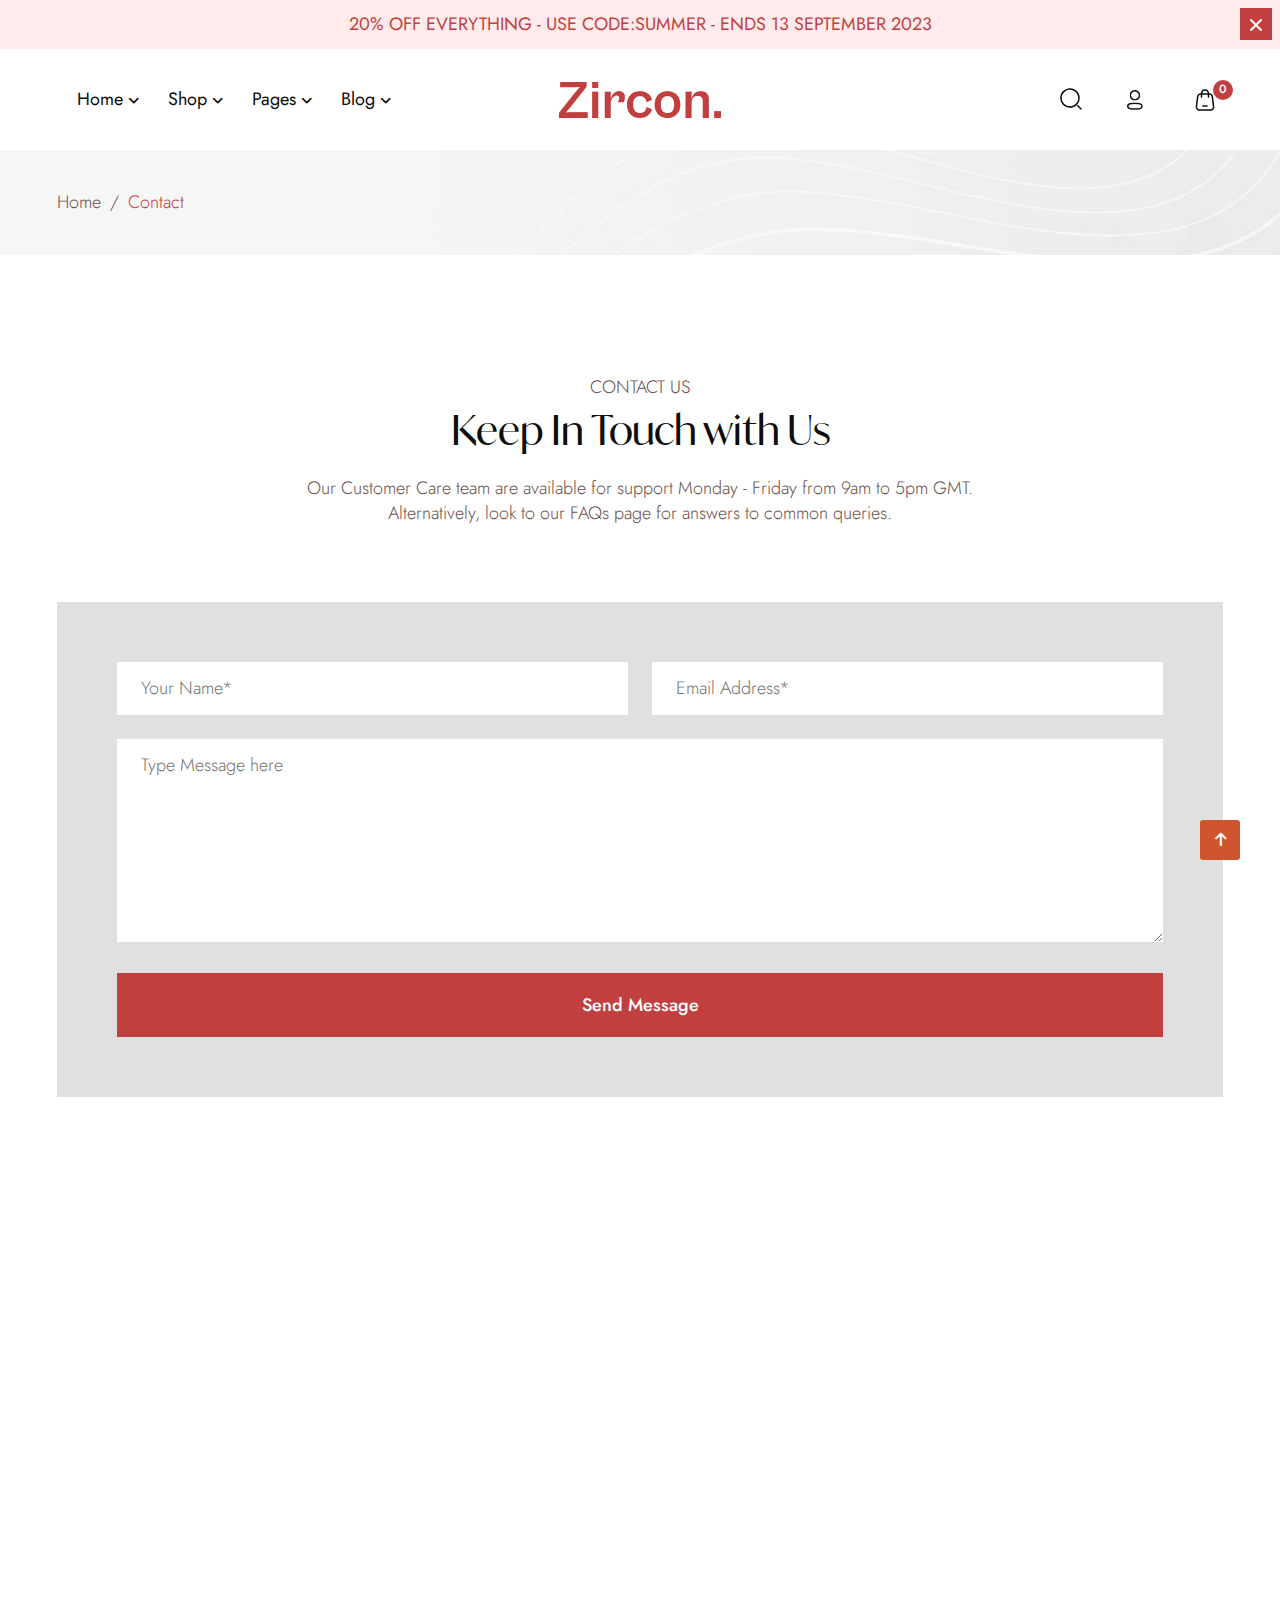
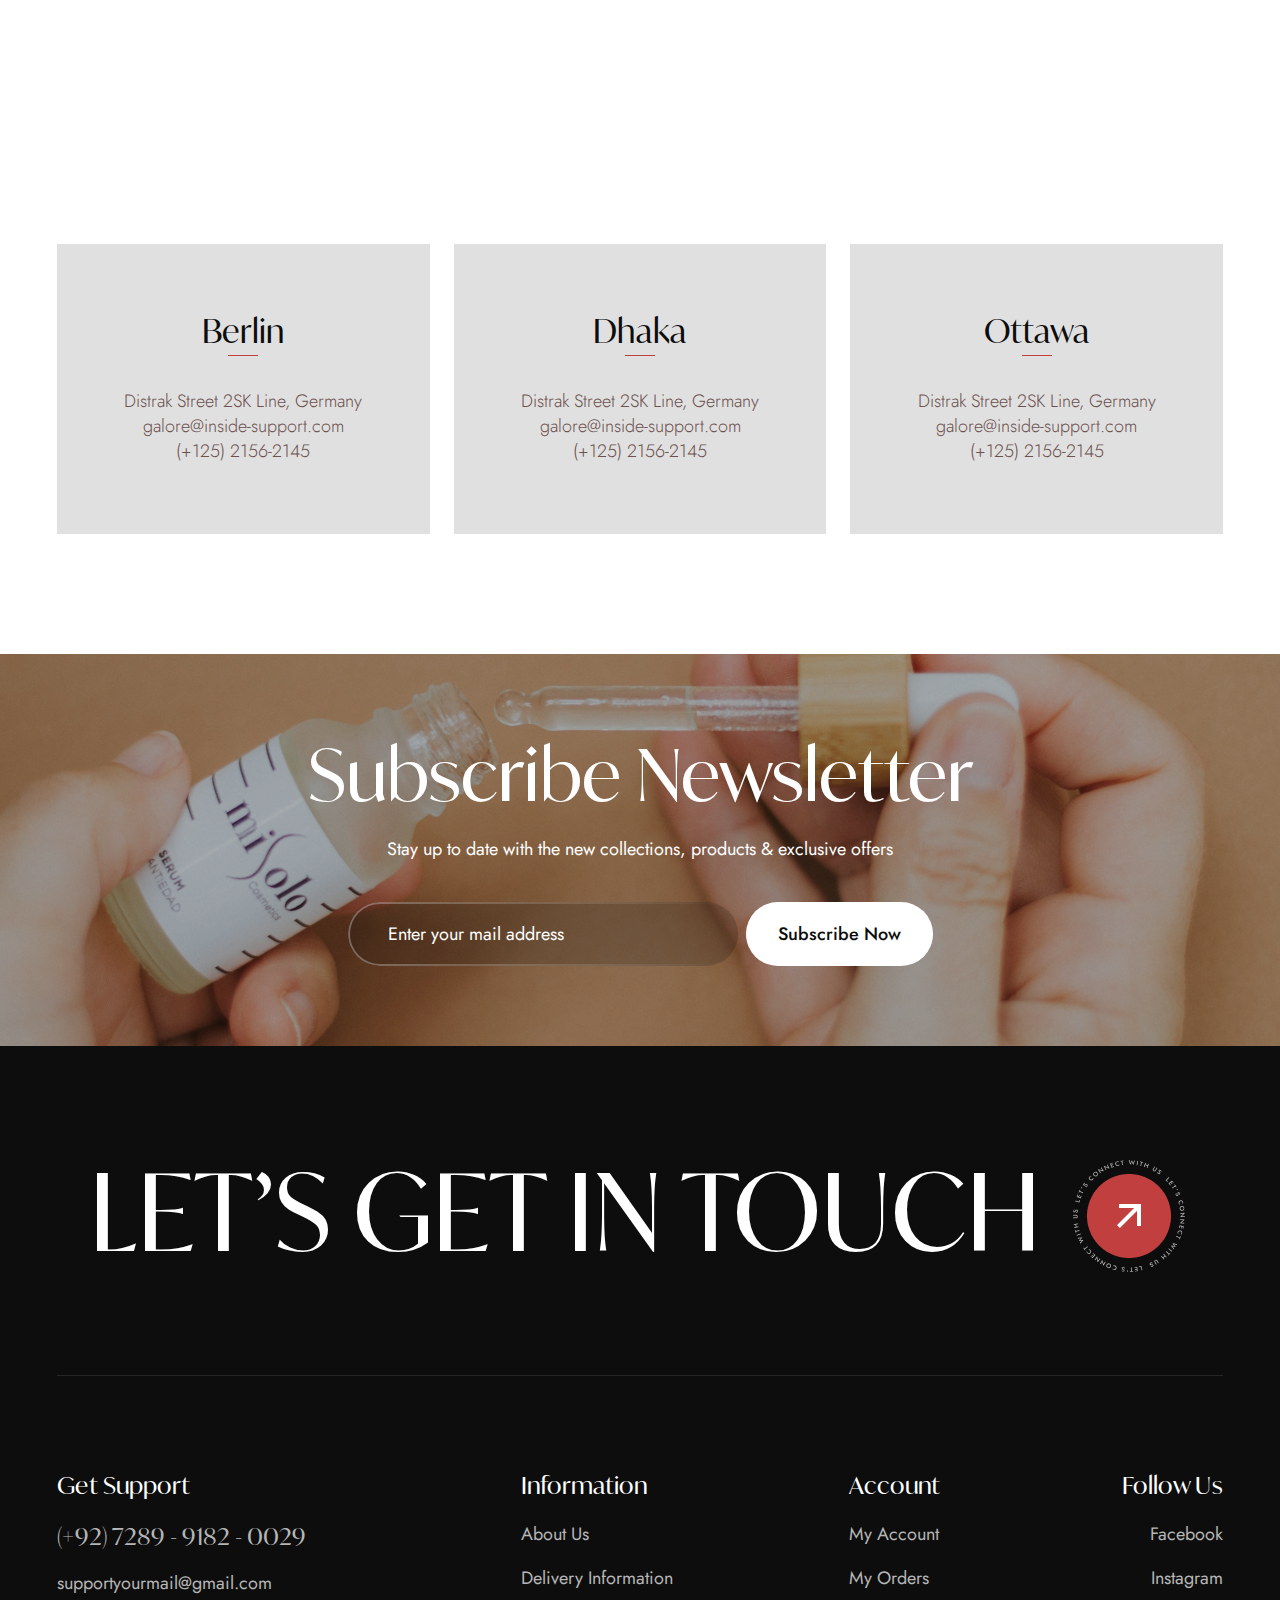
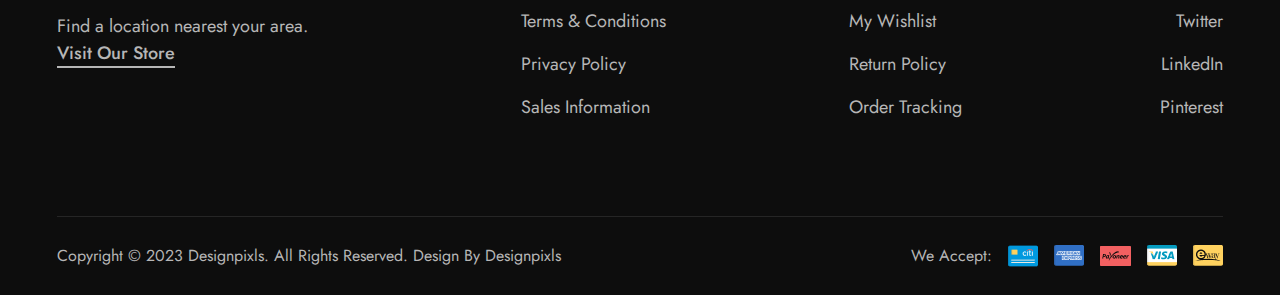
<file: contact.html>
<!DOCTYPE html>
<html lang="en">

<head>
    <meta charset="UTF-8">
    <meta name="viewport" content="width=device-width, initial-scale=1.0">
    <title>Zircon - Cosmetics & Beauty</title>

    <!--favicon-->
    <link rel="icon" href="assets/images/favicon.png">

    <!--essential css files-->
    <link rel="stylesheet" href="assets/css/bootstrap.css">
    <link rel="stylesheet" href="assets/css/all.css">
    <link rel="stylesheet" href="assets/css/swiper-bundle.min.css">
    <link rel="stylesheet" href="assets/css/nice-select2.css">
    <link rel="stylesheet" href="assets/css/style.css">

    <!--essential scripts file-->
    <script src="assets/js/popper.min.js" defer="defer"></script>
    <script src="assets/js/bootstrap.min.js" defer="defer"></script>
    <script src="assets/js/swiper-bundle.min.js" defer="defer"></script>
    <script src="assets/js/gsap.js" defer="defer"></script>
    <script src="assets/js/gsap-scroll-trigger.js" defer="defer"></script>
    <script src="assets/js/gsap-split-text.js" defer="defer"></script>
    <script src="assets/js/nice-select2.js" defer="defer"></script>
    <script src="assets/js/scripts.js" defer="defer"></script>
</head>

<body>

    <div class="zc_preloader">
        <div class="zc_loading_container">
            <div class="loading_text">
                <span>Z</span>
                <span>i</span>
                <span>r</span>
                <span>c</span>
                <span>o</span>
                <span>n</span>
                <span>.</span>
            </div>
        </div>
    </div>

    <!--START:Header Section -->
    <header class="zc_header_default header-sticky">
        <div class="zc_coupon_announce position-relative">
            <p class="mb-0 text-center text-uppercase">20% off everything - Use code:Summer - Ends 13 September 2023</p>
            <button href="#" class="zc_announce_close">
                <svg width="20" height="20" viewBox="0 0 20 20" fill="none" xmlns="http://www.w3.org/2000/svg">
                    <path d="M15 5L5 15" stroke="white" stroke-width="2" stroke-linecap="round" stroke-linejoin="round" />
                    <path d="M5 5L15 15" stroke="white" stroke-width="2" stroke-linecap="round" stroke-linejoin="round" />
                </svg>
            </button>
        </div>
        <div class="zc_header_nav">
            <div class="container">
                <div class="row align-items-center">
                    <div class="col-5 col-sm-6 d-lg-none">
                        <div class="zc_header_logo text-start">
                            <a href="index.html"><img src="assets/images/logo.png" alt="logo" class="img-fluid"></a>
                        </div>
                    </div>
                    <div class="col-xl-5 col-lg-5 d-none d-lg-flex">
                        <nav class="zc_nav_menu">
                            <ul>
                                <li class="has-submenu"><a href="#">Home</a>
                                    <ul class="submenu-wrapper">
                                        <li><a href="index.html">Home Page 1</a></li>
                                        <li><a href="index-2.html">Home Page 2</a></li>
                                        <li><a href="index-3.html">Home Page 3</a></li>
                                    </ul>
                                </li>
                                <li class="has-submenu has-megamenu"><a href="#">Shop</a>
                                    <!-- Mega Menu  -->
                                    <div class="zc_megamenu">
                                        <div class="header-submenu-wrapper">
                                            <div class="container">
                                                <div class="header-megamenu-wrapper row">
                                                    <div class="col-3">
                                                        <!-- Header Mega Menu List -->
                                                        <div class="header-megamenu-list">
                                                            <a href="shop.html" class="header-megamenu-title">Best Seller</a>
                                                            <ul role="list">
                                                                <li>
                                                                    <a href="shop.html" class="link-animation">T-shirt dress</a>
                                                                    <span class="badge">Sale</span>
                                                                </li>
                                                                <li>
                                                                    <a href="shop.html" class="link-animation">T-shirt dress</a>
                                                                </li>
                                                                <li>
                                                                    <a href="shop.html" class="link-animation">Denim jacket</a>
                                                                </li>
                                                            </ul>
                                                        </div>
                                                        <!-- Header Mega Menu List -->
                                                        <div class="header-megamenu-list">
                                                            <a href="shop.html" class="header-megamenu-title">Fashion</a>
                                                            <ul role="list">
                                                                <li>
                                                                    <a href="shop.html" class="link-animation">Pencil skirt</a>
                                                                    <span class="badge sale">Sale</span>
                                                                </li>
                                                                <li>
                                                                    <a href="shop.html" class="link-animation">Maxi dress</a>
                                                                </li>
                                                                <li>
                                                                    <a href="shop.html" class="link-animation">Crop top</a>
                                                                </li>
                                                                <li>
                                                                    <a href="shop.html" class="link-animation">Skinny jeans</a>
                                                                    <span class="badge new">Sale</span>
                                                                </li>
                                                                <li>
                                                                    <a href="shop.html" class="link-animation">Women Shirt</a>
                                                                </li>
                                                            </ul>
                                                        </div>
                                                    </div>
                                                    <div class="col-3">
                                                        <!-- Header Mega Menu List -->
                                                        <div class="header-megamenu-list">
                                                            <a href="shop.html" class="header-megamenu-title">Hot Deals</a>
                                                            <ul role="list">
                                                                <li>
                                                                    <a href="shop.html" class="link-animation">Button-down shirt</a>
                                                                    <span class="badge">Sale</span>
                                                                </li>
                                                                <li>
                                                                    <a href="shop.html" class="link-animation">High-waist pants</a>
                                                                </li>
                                                                <li>
                                                                    <a href="shop.html" class="link-animation">Tunic top</a>
                                                                </li>
                                                                <li>
                                                                    <a href="shop.html" class="link-animation">Peplum blouse</a>
                                                                    <span class="badge">Sale</span>
                                                                </li>
                                                                <li>
                                                                    <a href="shop.html" class="link-animation">Women Shirt</a>
                                                                </li>
                                                            </ul>
                                                        </div>
                                                        <!-- Header Mega Menu List -->
                                                        <div class="header-megamenu-list">
                                                            <a href="#" class="header-megamenu-title">Fashion</a>
                                                            <ul class="" role="list">
                                                                <li>
                                                                    <a href="shop.html" class="link-animation">Pencil skirt</a>
                                                                    <span class="badge sale badge">Sale</span>
                                                                </li>
                                                                <li>
                                                                    <a href="shop.html" class="link-animation">Maxi dress</a>
                                                                </li>
                                                                <li>
                                                                    <a href="shop.html" class="link-animation">Crop top</a>
                                                                </li>
                                                                <li>
                                                                    <a href="shop.html" class="link-animation">Skinny jeans</a>
                                                                    <span class="badge new">Sale</span>
                                                                </li>
                                                                <li>
                                                                    <a href="shop.html" class="link-animation">Women Shirt</a>
                                                                </li>
                                                            </ul>
                                                        </div>
                                                    </div>
                                                    <div class="col-3">
                                                        <!-- Header Mega Menu List -->
                                                        <div class="header-megamenu-list">
                                                            <a href="#" class="header-megamenu-title">Hot Deals</a>
                                                            <ul role="list">
                                                                <li>
                                                                    <a href="#" class="link-animation">Long sleeve shirt</a>
                                                                </li>
                                                                <li>
                                                                    <a href="#" class="link-animation">Shorts Gym Snad</a>
                                                                </li>
                                                                <li>
                                                                    <a href="#" class="link-animation">Black Zipper</a>
                                                                </li>
                                                                <li>
                                                                    <a href="#" class="link-animation">Peplum blouse</a>
                                                                    <span class="badge sale">Sale</span>
                                                                </li>
                                                                <li>
                                                                    <a href="#" class="link-animation">Women Shirt</a>
                                                                </li>
                                                            </ul>
                                                        </div>
                                                        <!-- Header Mega Menu List -->
                                                        <div class="header-megamenu-list">
                                                            <a href="#" class="header-megamenu-title">Fashion</a>
                                                            <ul role="list">
                                                                <li>
                                                                    <a href="#" class="link-animation">Pencil skirt</a>
                                                                    <span class="badge sale">Sale</span>
                                                                </li>
                                                                <li>
                                                                    <a href="#" class="link-animation">Maxi dress</a>
                                                                </li>
                                                                <li>
                                                                    <a href="#" class="link-animation">Crop top</a>
                                                                </li>
                                                                <li>
                                                                    <a href="#" class="link-animation">Skinny jeans</a>
                                                                    <span class="badge new">Sale</span>
                                                                </li>
                                                                <li>
                                                                    <a href="#" class="link-animation">Women Shirt</a>
                                                                </li>
                                                            </ul>
                                                        </div>
                                                    </div>
                                                    <div class="col-3">
                                                        <div class="header-megamenu-banner">
                                                            <h5 class="banner-title">Off work on payday.</h5>
                                                            <img loading="lazy" src="assets/images/look-book/lookbook3.2img.png" alt="Zircon" class="megamenu-banner-image" />
                                                            <p class="p-lg banner-text ">
                                                                New Arrival Sale 20% Discount <br>
                                                                <a class="single-button link-animation" href="/shop.html">
                                                                    Shop Now
                                                                </a>
                                                            </p>
                                                        </div>
                                                    </div>
                                                </div>
                                            </div>
                                        </div>
                                    </div>
                                </li>
                                <li class="has-submenu"><a href="#">Pages</a>
                                    <ul class="submenu-wrapper">
                                        <li><a href="about.html">About Us</a></li>
                                        <li><a href="contact.html">Contact</a></li>
                                        <li class="has-submenu"><a href="javascript:void(0)">Product</a>
                                            <ul class="submenu-wrapper">
                                                <li><a href="shop.html">Shop Grid</a></li>
                                                <li><a href="shop-list.html">Shop List</a></li>
                                                <li><a href="product-details.html">Product Details</a></li>
                                                <li><a href="product-details-2.html">Product Details V2</a></li>
                                                <li><a href="product-details-3.html">Product Details V3</a></li>
                                                <li><a href="checkout.html">Checkout</a></li>
                                            </ul>
                                        </li>
                                        <li><a href="faq.html">Faq</a></li>
                                        <li><a href="cart.html">Cart</a></li>
                                        <li><a href="wishlist.html">Wishlist</a></li>
                                        <li><a href="order-tracking.html">Order Tracking</a></li>
                                    </ul>
                                </li>
                                <li class="has-submenu"><a href="#">Blog</a>
                                    <ul class="submenu-wrapper">
                                        <li><a href="blog.html">Blog List</a></li>
                                        <li><a href="blog-single.html">Blog Details</a></li>
                                    </ul>
                                </li>
                            </ul>
                        </nav>
                    </div>
                    <div class="col-xl-2 col-lg-3 d-none d-lg-block">
                        <div class="zc_header_logo text-center">
                            <a href="index.html"><img src="assets/images/logo.png" alt="logo" class="img-fluid"></a>
                        </div>
                    </div>
                    <div class="col-xl-5 col-lg-4 col-7 col-sm-6">
                        <div class="zc_header_right d-flex align-items-center justify-content-end">
                            <div class="header-search">
                                <button type="button" class="zc_header_search zc_headerSrc-open" data-bs-toggle="dropdown" aria-expanded="false">
                                    <svg width="24" height="24" viewBox="0 0 24 24" fill="none" xmlns="http://www.w3.org/2000/svg">
                                        <path d="M22.0001 22.7502C21.9016 22.7505 21.804 22.7312 21.7131 22.6934C21.6221 22.6556 21.5395 22.6002 21.4701 22.5302L18.2501 19.3102C18.1176 19.1681 18.0455 18.98 18.0489 18.7857C18.0524 18.5914 18.1311 18.406 18.2685 18.2686C18.4059 18.1312 18.5913 18.0525 18.7856 18.0491C18.9799 18.0456 19.1679 18.1178 19.3101 18.2502L22.5301 21.4702C22.6349 21.5751 22.7062 21.7087 22.7351 21.8541C22.764 21.9995 22.7491 22.1502 22.6924 22.2872C22.6357 22.4241 22.5397 22.5412 22.4165 22.6236C22.2932 22.7061 22.1484 22.7501 22.0001 22.7502Z" fill="#0D0D0D" />
                                        <path d="M11 20.7502C9.07164 20.7502 7.18657 20.1784 5.58319 19.1071C3.97982 18.0357 2.73013 16.513 1.99218 14.7314C1.25422 12.9498 1.06114 10.9894 1.43735 9.09812C1.81355 7.2068 2.74215 5.46952 4.10571 4.10596C5.46928 2.7424 7.20656 1.8138 9.09787 1.43759C10.9892 1.06139 12.9496 1.25447 14.7312 1.99242C16.5127 2.73038 18.0355 3.98006 19.1068 5.58344C20.1782 7.18682 20.75 9.07188 20.75 11.0002C20.7471 13.5852 19.7189 16.0635 17.8911 17.8913C16.0632 19.7192 13.585 20.7473 11 20.7502ZM11 2.75025C9.36831 2.75025 7.77326 3.2341 6.41655 4.14062C5.05984 5.04715 4.00242 6.33562 3.378 7.84311C2.75358 9.3506 2.5902 11.0094 2.90853 12.6097C3.22685 14.2101 4.01259 15.6801 5.16637 16.8339C6.32016 17.9877 7.79017 18.7734 9.39051 19.0917C10.9909 19.4101 12.6497 19.2467 14.1571 18.6223C15.6646 17.9978 16.9531 16.9404 17.8596 15.5837C18.7661 14.227 19.25 12.6319 19.25 11.0002C19.2476 8.81294 18.3777 6.71591 16.831 5.16925C15.2843 3.62259 13.1873 2.75263 11 2.75025Z" fill="#0D0D0D" />
                                    </svg>
                                </button>
                                <div class="dropdown-menu dropdown-menu-end" style="">
                                    <form class="search-form d-flex align-items-center gap-2">
                                        <input type="text" placeholder="Search..." class="theme-input bg-transparent">
                                        <button type="submit" class="submit-btn">Go</button>
                                    </form>
                                </div>
                            </div>
                            <div class="zc_header_user d-none d-sm-block">
                                <a href="#">
                                    <svg width="24" height="24" viewBox="0 0 24 24" fill="none" xmlns="http://www.w3.org/2000/svg">
                                        <mask id="mask0_140_1208" style="mask-type:luminance" maskUnits="userSpaceOnUse" x="4" y="14" width="16" height="8">
                                            <path fill-rule="evenodd" clip-rule="evenodd" d="M4 14.4961H19.8399V21.8701H4V14.4961Z" fill="white" />
                                        </mask>
                                        <g mask="url(#mask0_140_1208)">
                                            <path fill-rule="evenodd" clip-rule="evenodd" d="M11.921 15.9961C7.66 15.9961 5.5 16.7281 5.5 18.1731C5.5 19.6311 7.66 20.3701 11.921 20.3701C16.181 20.3701 18.34 19.6381 18.34 18.1931C18.34 16.7351 16.181 15.9961 11.921 15.9961ZM11.921 21.8701C9.962 21.8701 4 21.8701 4 18.1731C4 14.8771 8.521 14.4961 11.921 14.4961C13.88 14.4961 19.84 14.4961 19.84 18.1931C19.84 21.4891 15.32 21.8701 11.921 21.8701Z" fill="#0D0D0D" />
                                        </g>
                                        <mask id="mask1_140_1208" style="mask-type:luminance" maskUnits="userSpaceOnUse" x="6" y="2" width="12" height="11">
                                            <path fill-rule="evenodd" clip-rule="evenodd" d="M6.61035 2.00012H17.2304V12.6187H6.61035V2.00012Z" fill="white" />
                                        </mask>
                                        <g mask="url(#mask1_140_1208)">
                                            <path fill-rule="evenodd" clip-rule="evenodd" d="M11.9214 3.42776C9.78038 3.42776 8.03838 5.16876 8.03838 7.30976C8.03138 9.44376 9.76038 11.1838 11.8924 11.1918L11.9214 11.9058V11.1918C14.0614 11.1918 15.8024 9.44976 15.8024 7.30976C15.8024 5.16876 14.0614 3.42776 11.9214 3.42776ZM11.9214 12.6188H11.8894C8.96738 12.6098 6.60038 10.2268 6.61038 7.30676C6.61038 4.38176 8.99238 1.99976 11.9214 1.99976C14.8494 1.99976 17.2304 4.38176 17.2304 7.30976C17.2304 10.2378 14.8494 12.6188 11.9214 12.6188Z" fill="#0D0D0D" />
                                        </g>
                                    </svg>
                                </a>
                                <ul class="position-absolute user-menu">
                                    <li><a href="login.html">Login</a></li>
                                    <li><a href="signup.html">Sign Up</a></li>
                                    <li><a href="login.html">My Account</a></li>
                                </ul>
                            </div>
                            <div class="zc_header_cart d-none d-sm-block">
                                <button type="button">
                                    <svg width="24" height="24" viewBox="0 0 24 24" fill="none" xmlns="http://www.w3.org/2000/svg">
                                        <path d="M17.5995 22.7383H6.39947C5.86779 22.7383 5.34219 22.6252 4.85756 22.4066C4.37293 22.1879 3.94036 21.8687 3.58854 21.47C3.23673 21.0714 2.97372 20.6025 2.81699 20.0945C2.66026 19.5864 2.61338 19.0508 2.67947 18.5233L3.92947 8.52328C4.04381 7.61692 4.48465 6.78333 5.16942 6.17863C5.85419 5.57393 6.73592 5.23961 7.64947 5.23828H16.3495C17.2629 5.23977 18.1445 5.57399 18.8294 6.17842C19.5143 6.78286 19.9555 7.6161 20.0705 8.52228L21.3205 18.5223C21.3866 19.05 21.3396 19.5857 21.1829 20.0938C21.0261 20.602 20.763 21.071 20.4111 21.4697C20.0592 21.8685 19.6265 22.1878 19.1417 22.4065C18.657 22.6252 18.1313 22.7383 17.5995 22.7383ZM7.64547 6.73828C7.0974 6.73929 6.56848 6.93996 6.15766 7.30274C5.74684 7.66552 5.48228 8.16555 5.41347 8.70928L4.16347 18.7093C4.12354 19.0262 4.1516 19.348 4.24579 19.6532C4.33998 19.9584 4.49812 20.24 4.70969 20.4793C4.92127 20.7186 5.1814 20.9101 5.47277 21.0409C5.76414 21.1718 6.08005 21.2391 6.39947 21.2383H17.5995C17.9186 21.2385 18.2341 21.1708 18.525 21.0397C18.8159 20.9086 19.0756 20.7171 19.2868 20.4778C19.4981 20.2386 19.6559 19.9572 19.75 19.6523C19.8441 19.3474 19.8722 19.0259 19.8325 18.7093L18.5825 8.70928C18.513 8.16564 18.2481 7.66584 17.8372 7.30316C17.4263 6.94047 16.8975 6.73969 16.3495 6.73828H7.64547Z" fill="#0D0D0D" />
                                        <path d="M15.499 9.75024C15.3001 9.75024 15.1093 9.67123 14.9687 9.53057C14.828 9.38992 14.749 9.19916 14.749 9.00024V5.50024C14.749 4.7709 14.4593 4.07143 13.9436 3.5557C13.4278 3.03998 12.7284 2.75024 11.999 2.75024C11.2697 2.75024 10.5702 3.03998 10.0545 3.5557C9.53875 4.07143 9.24902 4.7709 9.24902 5.50024V9.00024C9.24902 9.19916 9.17001 9.38992 9.02935 9.53057C8.8887 9.67123 8.69794 9.75024 8.49902 9.75024C8.30011 9.75024 8.10935 9.67123 7.96869 9.53057C7.82804 9.38992 7.74902 9.19916 7.74902 9.00024V5.50024C7.74902 4.37307 8.19679 3.29207 8.99382 2.49504C9.79085 1.69801 10.8719 1.25024 11.999 1.25024C13.1262 1.25024 14.2072 1.69801 15.0042 2.49504C15.8013 3.29207 16.249 4.37307 16.249 5.50024V9.00024C16.249 9.19916 16.17 9.38992 16.0294 9.53057C15.8887 9.67123 15.6979 9.75024 15.499 9.75024Z" fill="#0D0D0D" />
                                        <path d="M14 18.75H10C9.80109 18.75 9.61032 18.671 9.46967 18.5303C9.32902 18.3897 9.25 18.1989 9.25 18C9.25 17.8011 9.32902 17.6103 9.46967 17.4697C9.61032 17.329 9.80109 17.25 10 17.25H14C14.1989 17.25 14.3897 17.329 14.5303 17.4697C14.671 17.6103 14.75 17.8011 14.75 18C14.75 18.1989 14.671 18.3897 14.5303 18.5303C14.3897 18.671 14.1989 18.75 14 18.75Z" fill="#0D0D0D" />
                                    </svg>
                                </button>
                                <span class="zc_cart_count">0</span>
                            </div>
                            <div class="header-toggle zc3_header-toggle d-lg-none">
                                <button type="button" class="zc3_menu_toggler d-lg-none">
                                    <span></span>
                                    <span></span>
                                    <span></span>
                                </button>
                            </div>
                        </div>
                    </div>
                </div>
            </div>
        </div>
    </header>
    <!-- END:Header Section -->


    <main id="MainContent">

        <!--breadcrumb section start-->
        <div class="breadcrumb-section pt-40 pb-40" data-background="assets/images/shape/breadcrumb-bg.jpg">
            <div class="container">
                <p class="breadcrumb-text fw-light mb-0"><a href="index.html">Home</a> / <span class="primary-text-color">Contact</span></p>
            </div>
        </div>
        <!--breadcrumb section end-->

        <!--contact section start-->
        <section class="contact-section bg-white ptb-120">
            <div class="container">
                <div class="row justify-content-center">
                    <div class="col-xl-7">
                        <div class="text-center">
                            <span class="text-uppercase secondary-text-color fw-light fs-sm">Contact Us</span>
                            <h2 class="mb-4 mt-2">Keep In Touch with Us</h2>
                            <p class="text-color fw-light">Our Customer Care team are available for support Monday - Friday from 9am to 5pm GMT. Alternatively, look to our FAQs page for answers to common queries.</p>
                        </div>
                    </div>
                </div>
                <div class="light-bg contact-form-box mt-60">
                    <form action="#" class="ct-form">
                        <div class="row g-4">
                            <div class="col-sm-6">
                                <div class="input-field">
                                    <input type="text" placeholder="Your Name*" class="theme-input bg-white">
                                </div>
                            </div>
                            <div class="col-sm-6">
                                <div class="input-field">
                                    <input type="email" placeholder="Email Address*" class="theme-input bg-white">
                                </div>
                            </div>
                            <div class="col-sm-12">
                                <div class="input-field">
                                    <textarea class="theme-input bg-white" placeholder="Type Message here" rows="7"></textarea>
                                </div>
                            </div>
                        </div>

                        <button type="submit" class="zc_primary_btn mt-4 fw-normal mt-32 w-100">
                            <span class="zc_btnShape"></span>
                            <span class="zc_btnShape"></span>
                            <span class="zc_btnShape"></span>
                            <span class="zc_btnShape"></span>
                            <span class="zc_btnShape"></span>
                            <span class="zc_btnShape"></span>
                            <span class="zc_btn_text">Send Message</span>
                        </button>
                    </form>
                </div>
            </div>
        </section>
        <!--contact section end-->

        <!--location map start-->
        <div class="location-map overflow-hidden">
            <iframe src="https://www.google.com/maps/embed?pb=!1m18!1m12!1m3!1d189.03351809071515!2d-74.00386275444733!3d40.706211994888974!2m3!1f0!2f0!3f0!3m2!1i1024!2i768!4f13.1!3m3!1m2!1s0x89c25bbc62134845%3A0x70cef33126ac551d!2sThe%20Canvas!5e0!3m2!1sen!2sbd!4v1684131449550!5m2!1sen!2sbd" style="border:0;" loading="lazy"></iframe>
        </div>
        <!--location map end-->

        <!--location box start-->
        <section class="location-box-area bg-white ptb-120 overflow-hidden">
            <div class="container">
                <div class="row align-items-center justify-content-center g-4">
                    <div class="col-xl-4 col-lg-6">
                        <div class="location-box light-bg text-center position-relative z-1">
                            <h3 class="mb-40">Berlin</h3>
                            <p class="text-color mb-0 fw-light">Distrak Street 2SK Line, Germany galore@inside-support.com (+125) 2156-2145</p>
                        </div>
                    </div>
                    <div class="col-xl-4 col-lg-6">
                        <div class="location-box light-bg text-center position-relative z-1">
                            <h3 class="mb-40">Dhaka</h3>
                            <p class="text-color mb-0 fw-light">Distrak Street 2SK Line, Germany galore@inside-support.com (+125) 2156-2145</p>
                        </div>
                    </div>
                    <div class="col-xl-4 col-lg-6">
                        <div class="location-box light-bg text-center position-relative z-1">
                            <h3 class="mb-40">Ottawa</h3>
                            <p class="text-color mb-0 fw-light">Distrak Street 2SK Line, Germany galore@inside-support.com (+125) 2156-2145</p>
                        </div>
                    </div>
                </div>
            </div>
        </section>
        <!--location box end-->

        <!-- START:Newsletter section -->
        <section class="zc_newsletter bgImg" style="background-image: url(assets/images/banner/newsletter-bg.jpg);">
            <div class="container">
                <div class="row">
                    <div class="col-lg-12">
                        <div class="newsletter_bg text-center py-80">
                            <h2 class="zc_section_heading text-white mb-24 split-text right">Subscribe Newsletter</h2>
                            <p class="text-white mb-40 ">Stay up to date with the new collections, products & exclusive offers</p>
                            <form action="" class="d-flex align-items-center justify-content-center">
                                <div class="newsletter_input">
                                    <input type="text" placeholder="Enter your mail address">
                                </div>
                                <button type="submit" class="zc_primary_btn">
                                    <span class="zc_btnShape"></span>
                                    <span class="zc_btnShape"></span>
                                    <span class="zc_btnShape"></span>
                                    <span class="zc_btnShape"></span>
                                    <span class="zc_btn_text">Subscribe Now</span>
                                </button>
                            </form>
                        </div>
                    </div>
                </div>
            </div>
        </section>
        <!-- END:Newsletter section -->
    </main>

    <!-- START:Footer Area -->
    <footer class="zc_footer_area pt-96">
        <div class="container">
            <div class="row">
                <div class="col-lg-12">
                    <div class="footer_header">
                        <div>
                            <h2 class="split-text right">Let’s Get In Touch</h2>
                        </div>
                        <button><img src="assets/images/footer-arrow-button.png" alt="Zircon"></button>
                    </div>
                </div>
            </div>
            <div class="row pb-96">
                <div class="col-xl-4 col-lg-4 col-md-6 mb-3 mb-md-0">
                    <aside class="zc_footer_widget">
                        <h4 class="widget_title text-white">Get Support</h4>
                        <ul>
                            <li><a href="tel:92728991820029">
                                    <h3>(+92) 7289 - 9182 - 0029</h3>
                                </a></li>
                            <li><a href="mailto:supportyourmail@gmail.com">supportyourmail@gmail.com</a></li>
                            <li>
                                <p>Find a location nearest your area.</p>
                            </li>
                        </ul>
                        <a class="visit_btn" href="javascript:void(0);">Visit Our Store</a>
                    </aside>
                </div>
                <div class="col-xl-3 col-lg-3 col-md-6 mb-3 mb-lg-0">
                    <aside class="zc_footer_widget zc_widget02">
                        <h4 class="widget_title text-white">Information</h4>
                        <ul>
                            <li><a href="javascript:void(0);">About Us</a></li>
                            <li><a href="javascript:void(0);">Delivery Information</a></li>
                            <li><a href="javascript:void(0);">Terms & Conditions</a></li>
                            <li><a href="javascript:void(0);">Privacy Policy</a></li>
                            <li><a href="javascript:void(0);">Sales Information</a></li>
                        </ul>
                    </aside>
                </div>
                <div class="col-xl-3 col-lg-3 col-md-6 mb-3 mb-md-0">
                    <aside class="zc_footer_widget zc_widget03">
                        <h4 class="widget_title text-white">Account</h4>
                        <ul>
                            <li><a href="javascript:void(0);">My Account</a></li>
                            <li><a href="javascript:void(0);">My Orders</a></li>
                            <li><a href="javascript:void(0);">My Wishlist</a></li>
                            <li><a href="javascript:void(0);">Return Policy</a></li>
                            <li><a href="javascript:void(0);">Order Tracking</a></li>
                        </ul>
                    </aside>
                </div>
                <div class="col-xl-2 col-lg-2 col-md-6">
                    <aside class="zc_footer_widget text-end">
                        <h4 class="widget_title text-white">Follow Us</h4>
                        <ul>
                            <li><a href="javascript:void(0);">Facebook</a></li>
                            <li><a href="javascript:void(0);">Instagram</a></li>
                            <li><a href="javascript:void(0);">Twitter</a></li>
                            <li><a href="javascript:void(0);">LinkedIn</a></li>
                            <li><a href="javascript:void(0);">Pinterest</a></li>
                        </ul>
                    </aside>
                </div>
            </div>
            <div class="zc_footer_copyright">
                <div class="row align-items-center">
                    <div class="col-xl-6 col-lg-7 col-md-12">
                        <p class="mb-0">Copyright © 2023 Designpixls. All Rights Reserved. Design By Designpixls</p>
                    </div>
                    <div class="col-xl-6 col-lg-5 col-md-12">
                        <div class="d-flex align-items-center justify-content-lg-end justify-content-center">
                            <span>We Accept:</span>
                            <figure class="m-0"><img src="assets/images/payment-method.png" alt="Zircon"></figure>
                        </div>
                    </div>
                </div>
            </div>
        </div>
    </footer>
    <!-- END:Footer Area -->

    <!-- Scroll to Top button Start -->
    <button type="button" class="scroll-top-btn"><i class="fas fa-arrow-up"></i></button>
    <!-- Scroll to Top button End -->

    <!-- Header Mobile Menu Start -->
    <div class="zc_mobile-menu">
        <a href="javascript:void(0)" class="close"><i class="fas fa-xmark"></i></a>
        <a href="#" class="logo"><img src="assets/images/logo-3.png" alt="logo" class="img-fluid"></a>
        <ul class="mobile-nav-menu">
            <li class="has-submenu">
                <a href="javascript:void(0)">Home</a>
                <i class="fas fa-angle-down"></i>
                <ul class="submenu-wrapper" style="display: none;">
                    <li><a href="index.html">Home Page 1</a></li>
                    <li><a href="index-2.html">Home Page 2</a></li>
                    <li><a href="index-3.html">Home Page 3</a></li>
                </ul>
            </li>
            <li><a href="about.html">About</a></li>
            <li class="has-submenu"><a href="javascript:void(0)">Pages</a>
                <i class="fas fa-angle-down"></i>
                <ul class="submenu-wrapper" style="display: none;">
                    <li><a href="cart.html">Cart</a></li>
                    <li><a href="checkout.html">Checkout</a></li>
                    <li><a href="faq.html">Faq</a></li>
                    <li><a href="wishlist.html">Wishlist</a></li>
                    <li><a href="order-tracking.html">Order Tracking</a></li>
                </ul>

            </li>
            <li class="has-submenu"><a href="javascript:void(0)">Blog</a>
                <i class="fas fa-angle-down"></i>
                <ul class="submenu-wrapper" style="display: none;">
                    <li><a href="blog.html">Blog List</a></li>
                    <li><a href="blog-single.html">Blog Details</a></li>
                </ul>
            </li>
            <li class="has-submenu"><a href="javascript:void(0)">Shop</a>
                <i class="fas fa-angle-down"></i>
                <ul class="submenu-wrapper" style="display: none;">
                    <li><a href="shop.html">Shop Grid</a></li>
                    <li><a href="shop-list.html">Shop List</a></li>
                    <li><a href="product-details.html">Product Details</a></li>
                    <li><a href="product-details-2.html">Product Details V2</a></li>
                    <li><a href="product-details-3.html">Product Details V3</a></li>
                </ul>
            </li>
            <li><a href="wishlist.html">Wishlist</a></li>
            <li><a href="contact.html">Contact</a></li>
        </ul>
        <form class="mobile-search d-flex align-items-center mt-5" action="#">
            <input type="text" placeholder="Search..." class="theme-input">
            <button type="submit" class="template-btn primary-btn"><span>Go</span></button>
        </form>
    </div>
    <!-- Header Mobile Menu End -->

</body>

</html>
</file>
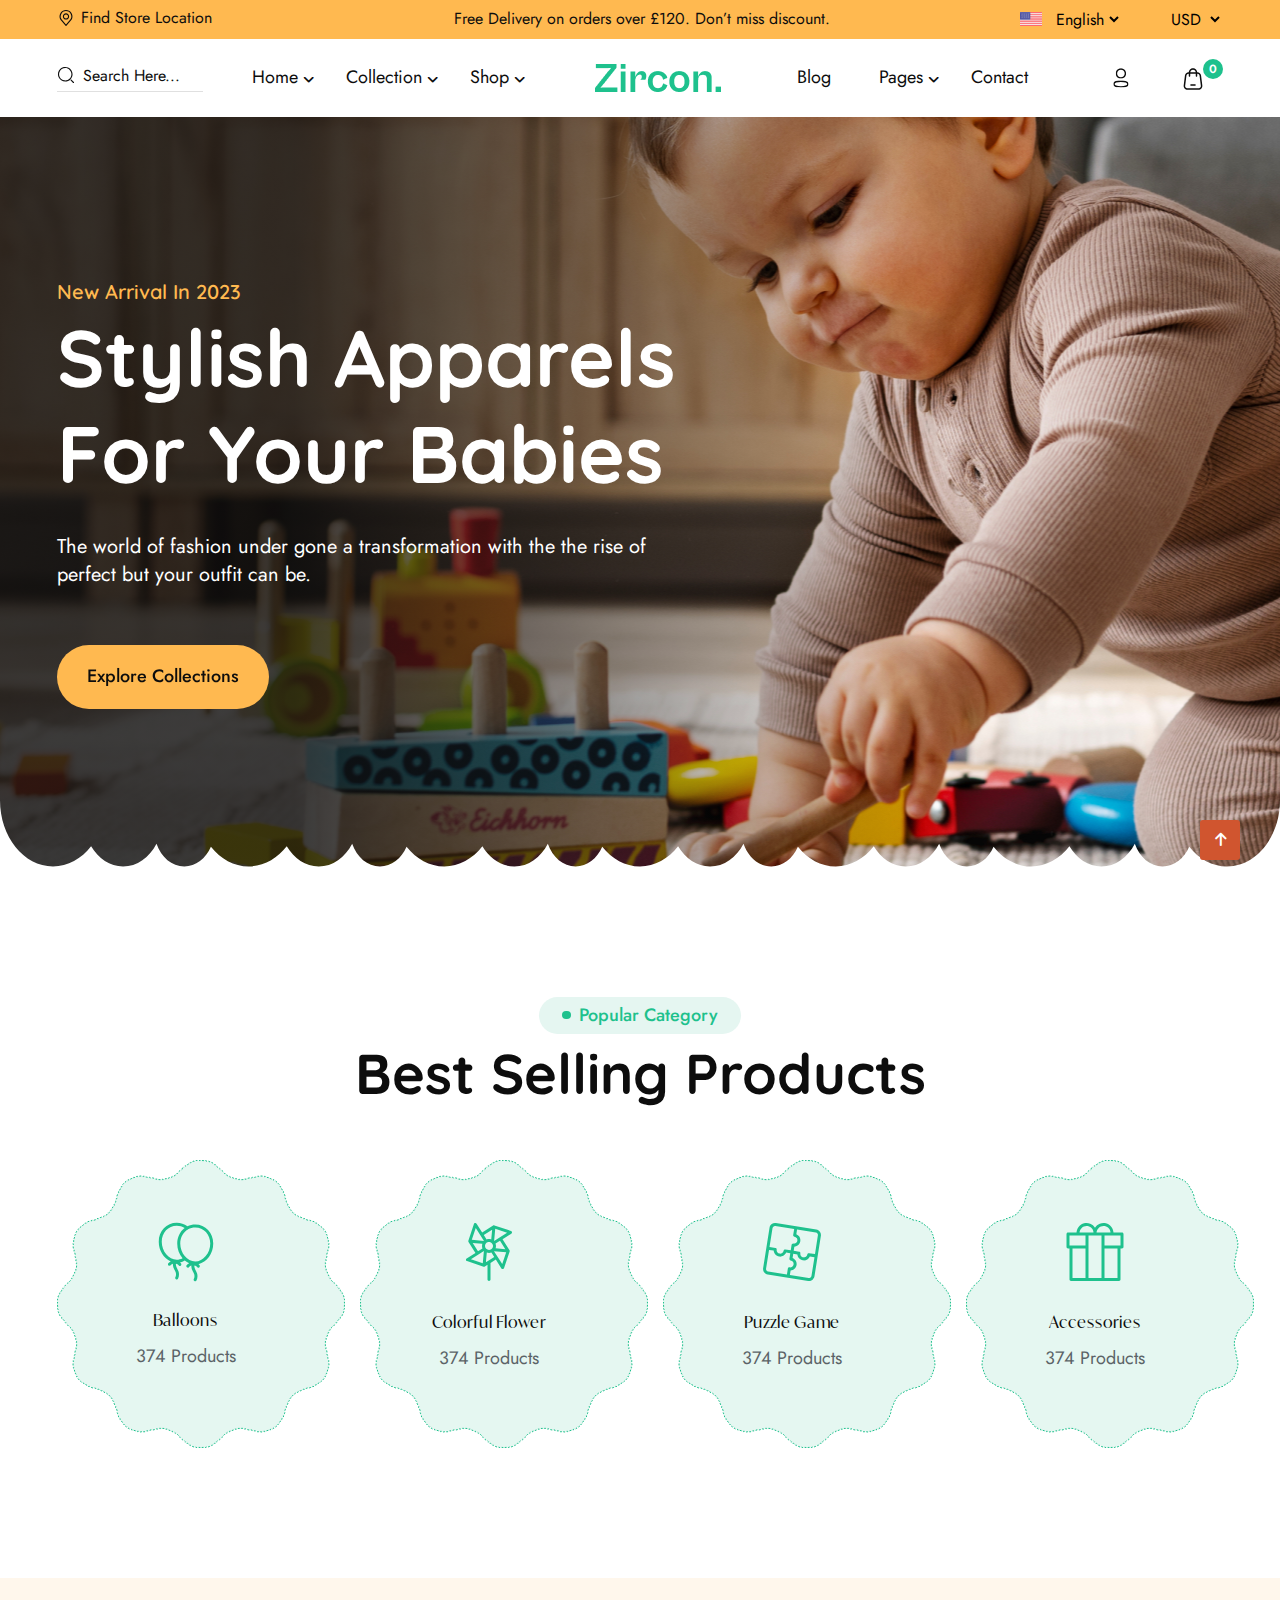
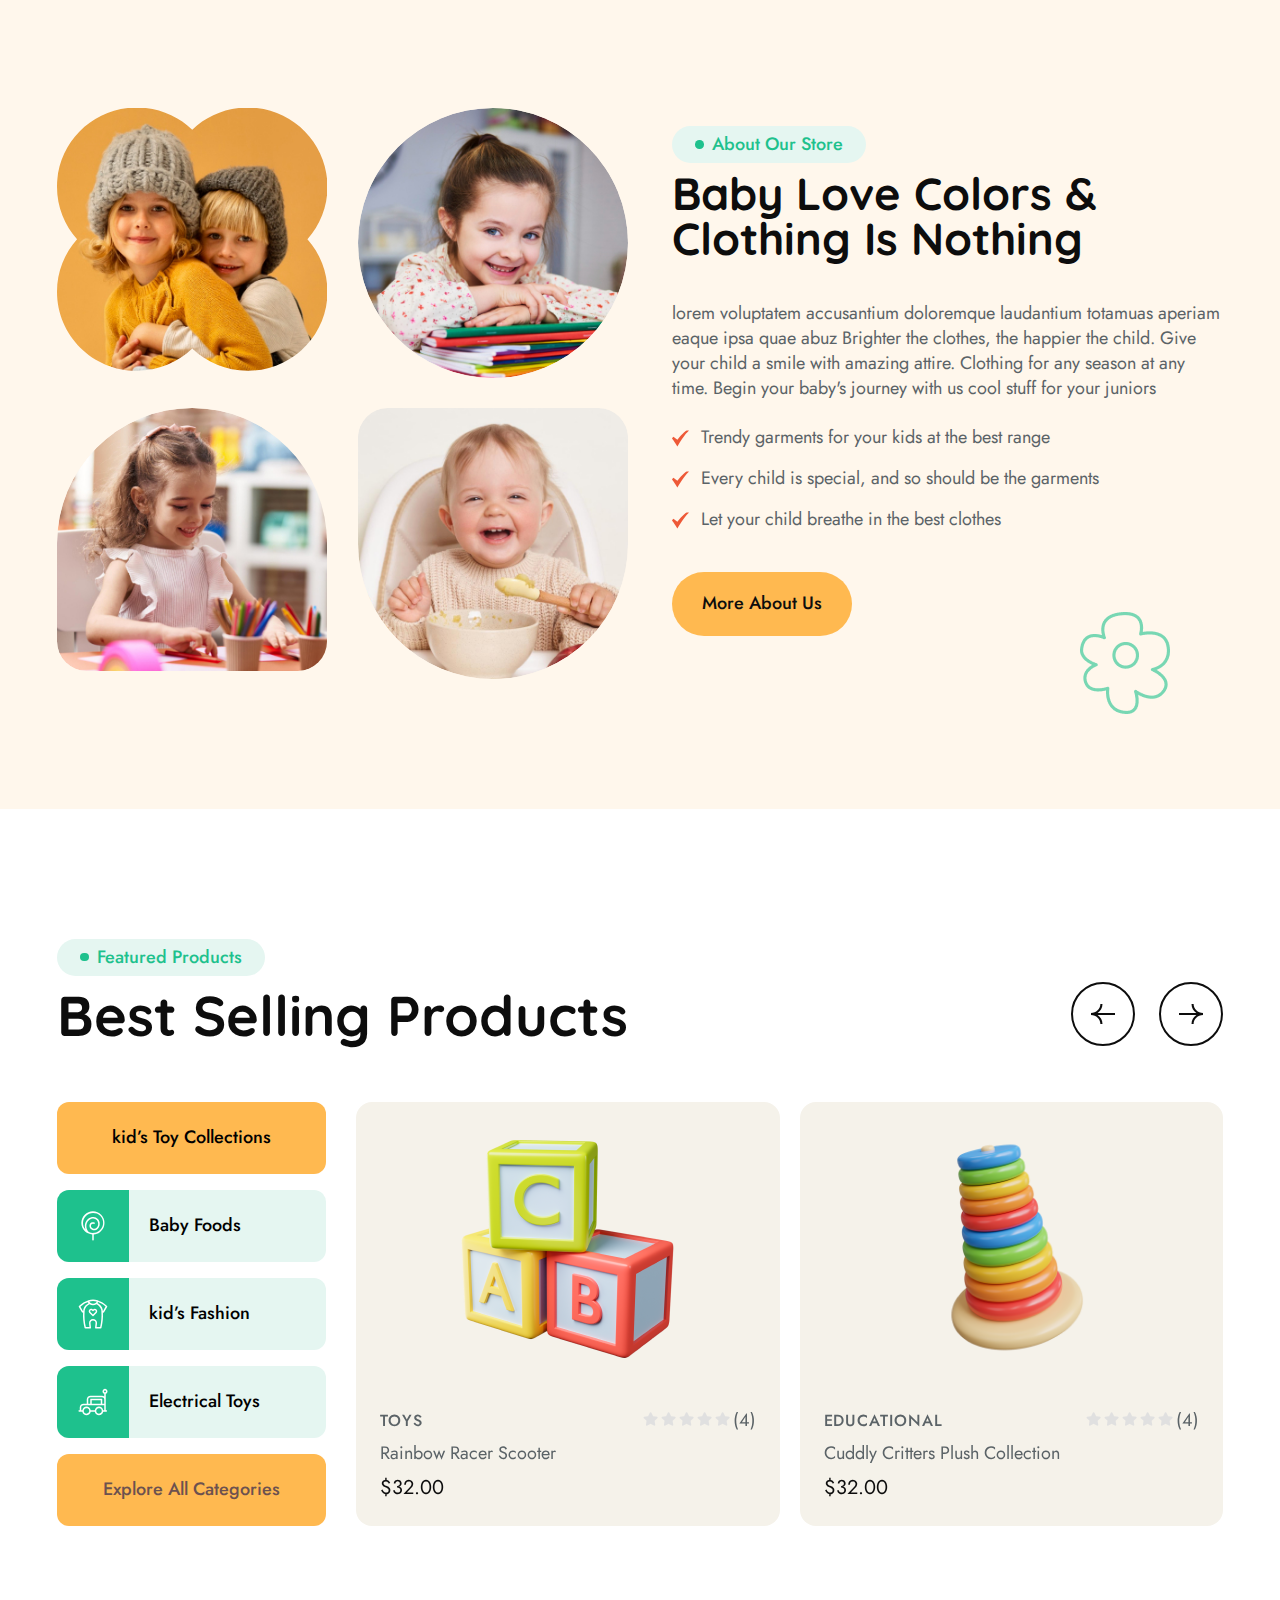
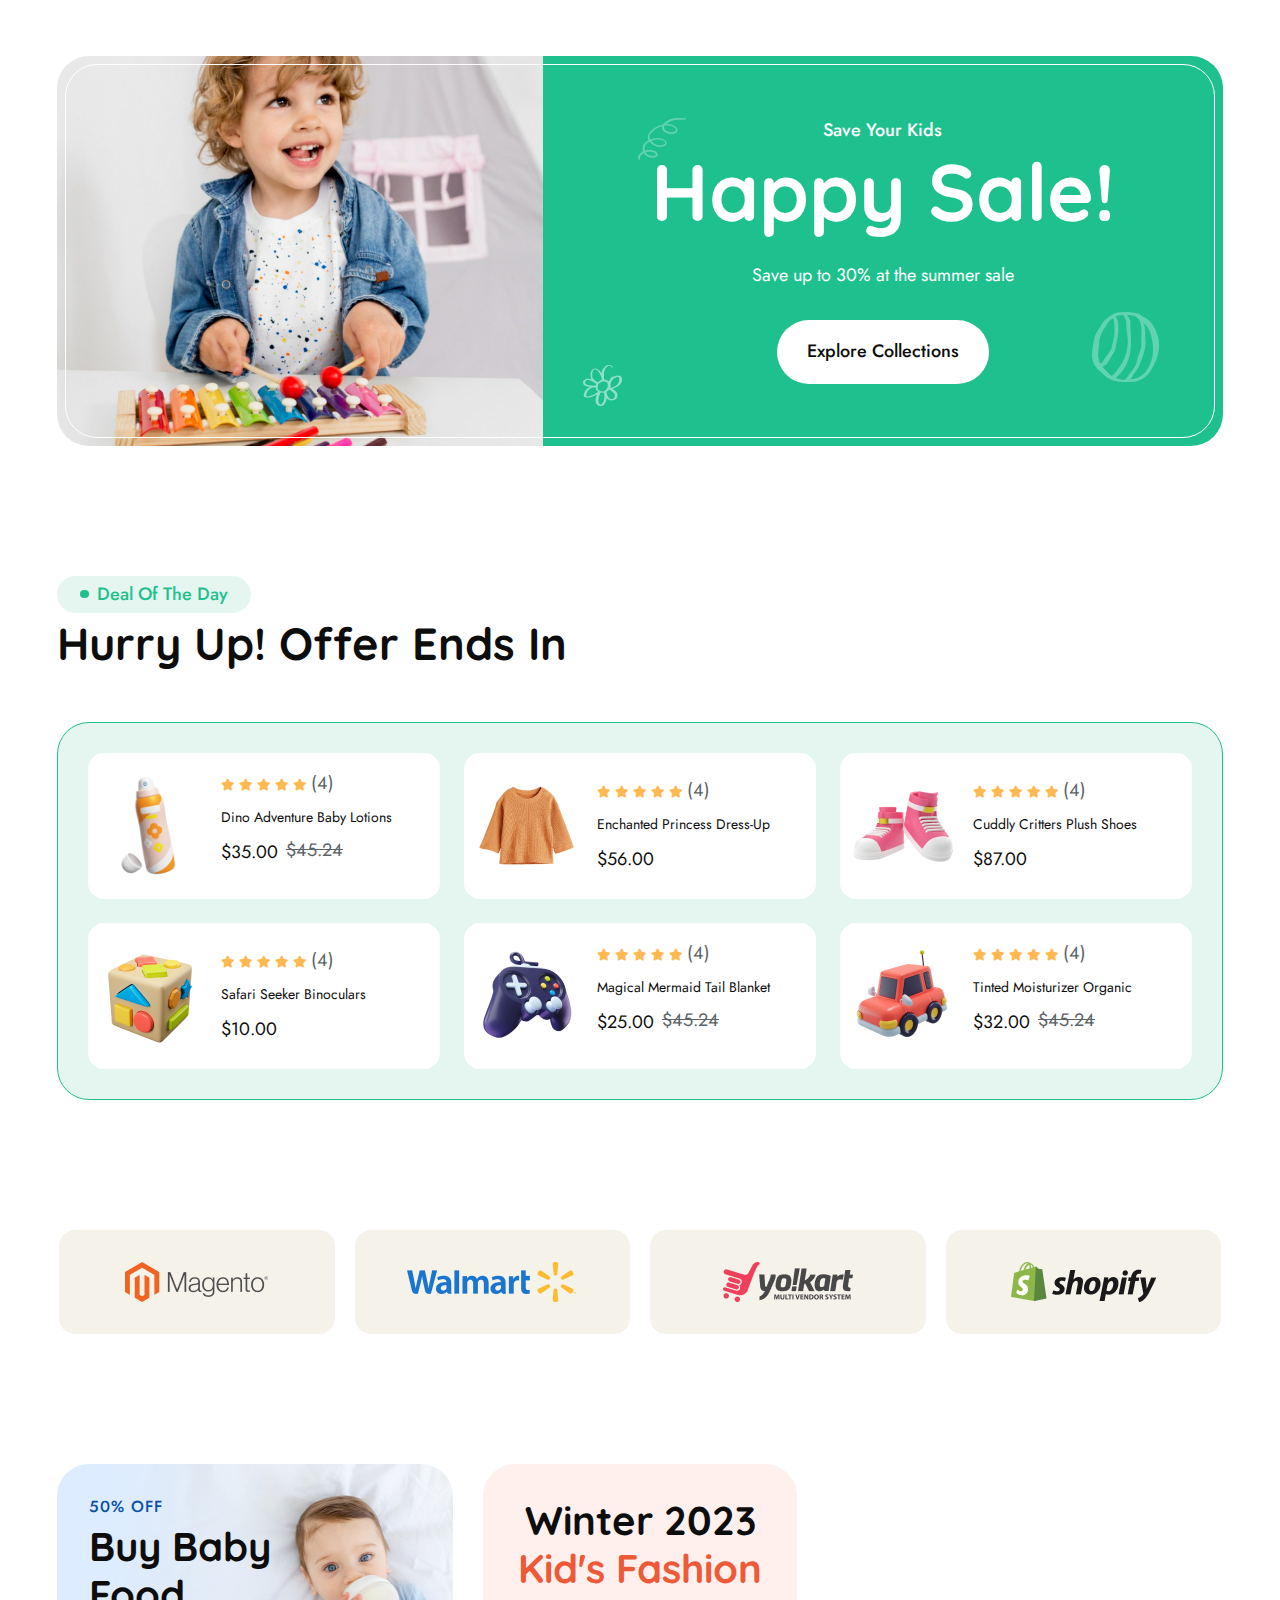
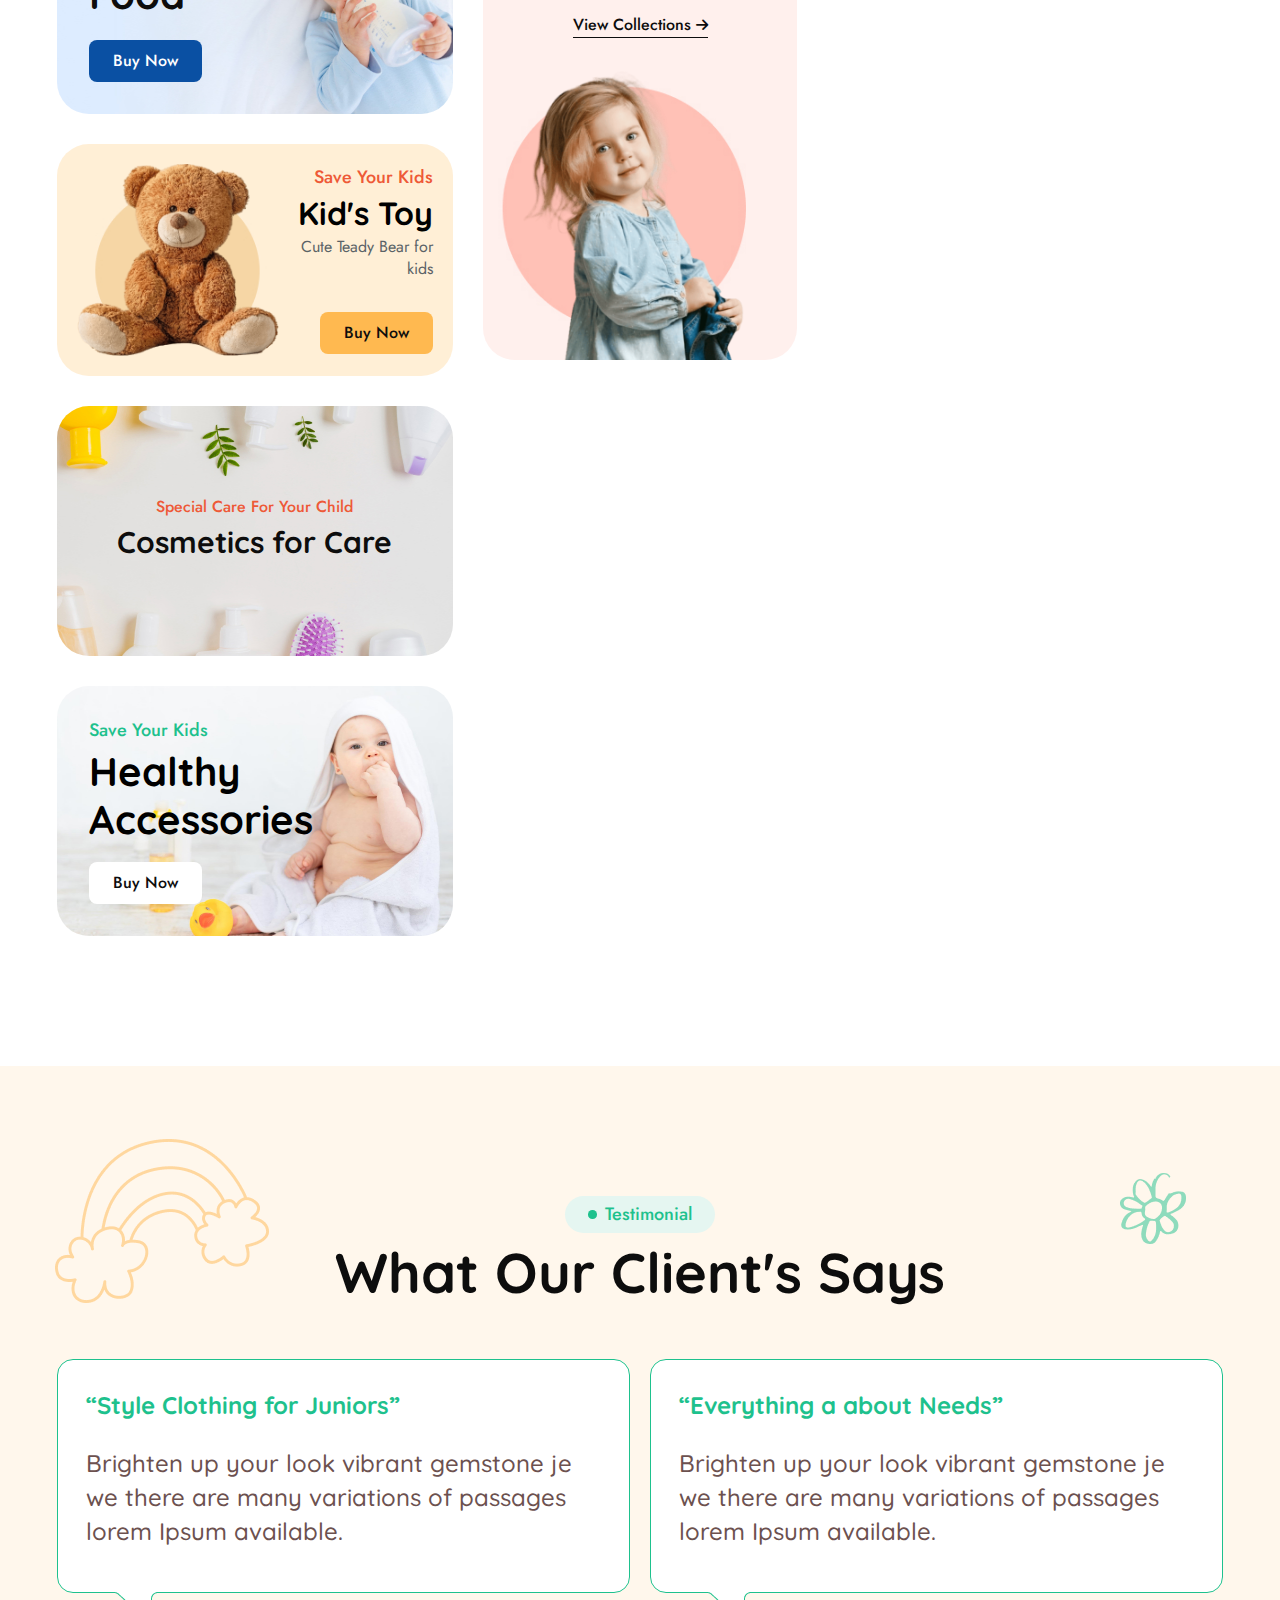
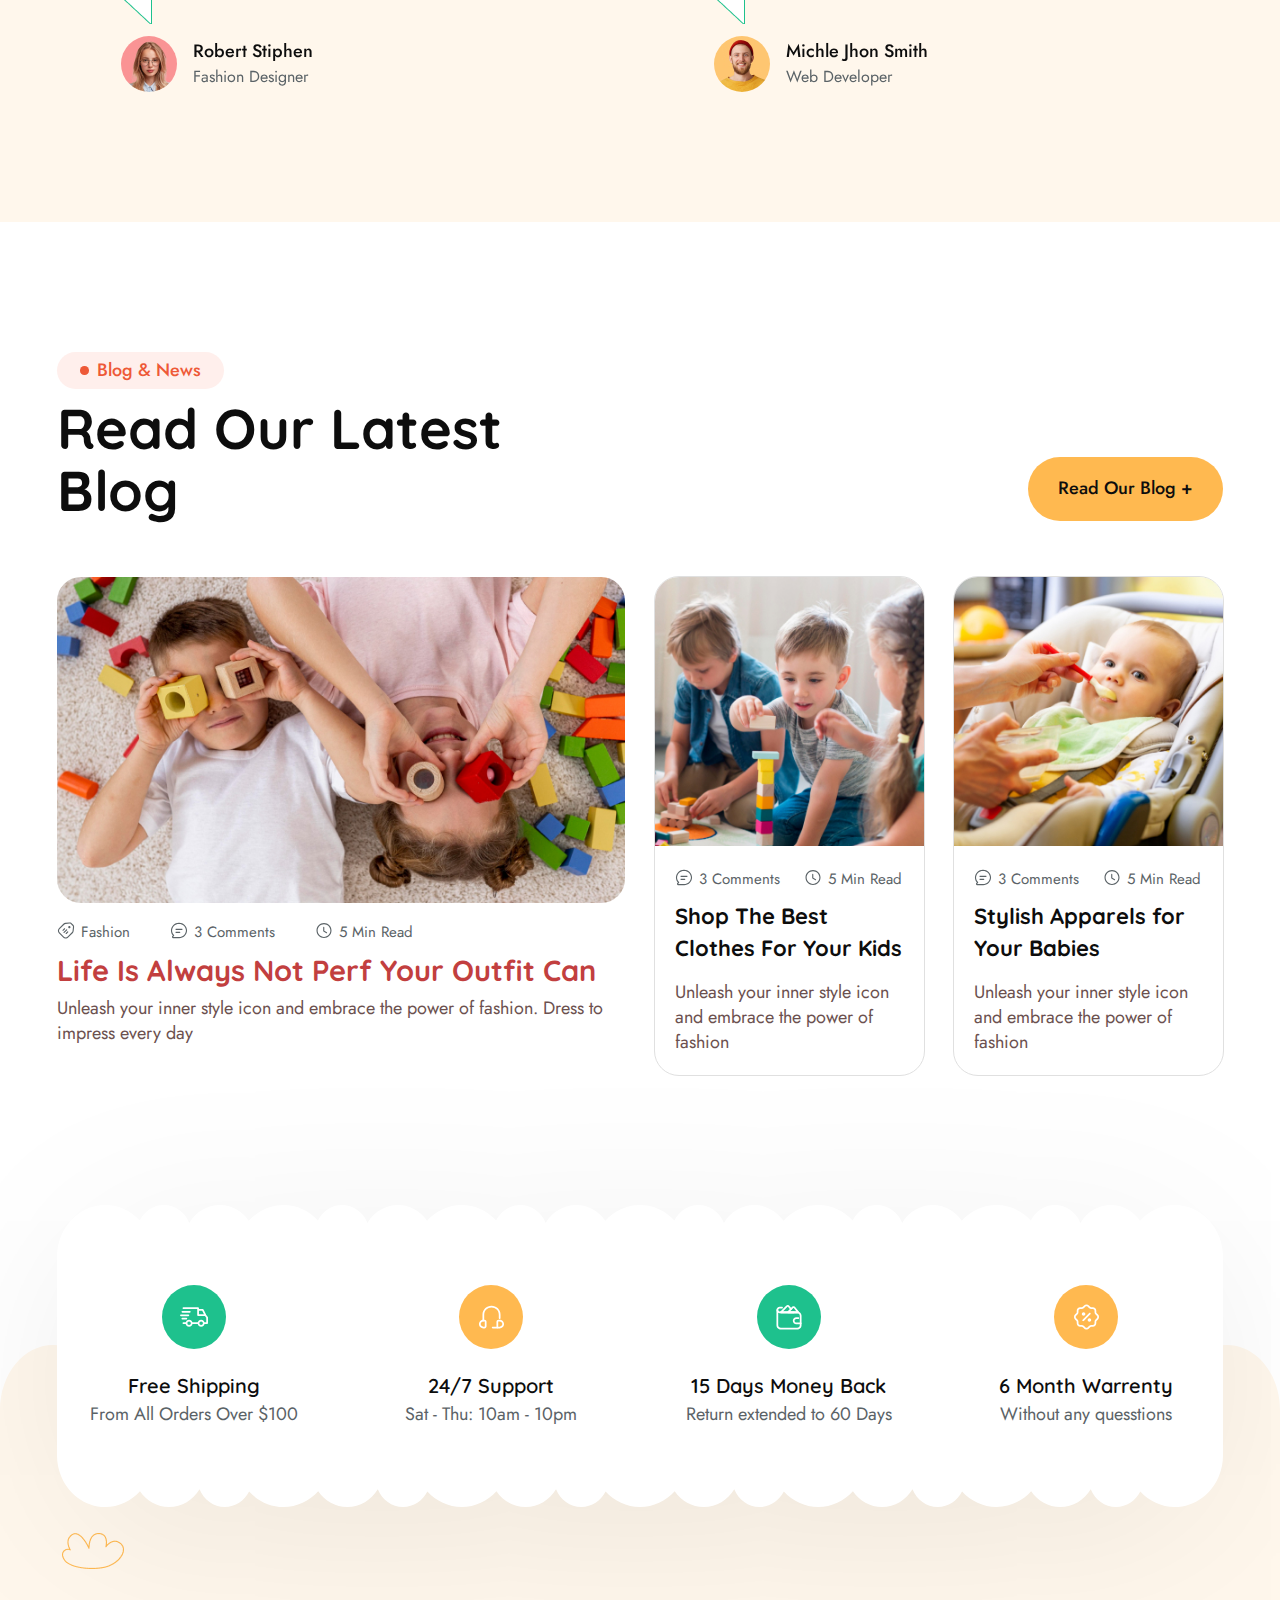
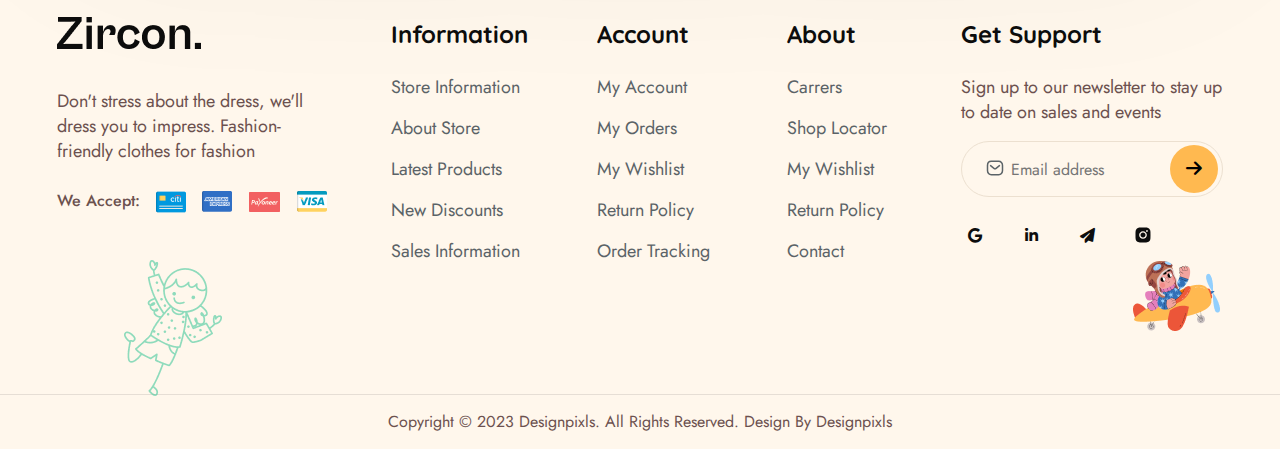
<file: index-2.html>
<!DOCTYPE html>
<html lang="en">

<head>
    <meta charset="UTF-8">
    <meta name="viewport" content="width=device-width, initial-scale=1.0">
    <title>Zircon - Kids Store</title>
    <!--favicon-->
    <link rel="icon" href="assets/images/favicon.png">

    <!--essential css files-->
    <link rel="stylesheet" href="assets/css/bootstrap.css">
    <link rel="stylesheet" href="assets/css/all.css">
    <link rel="stylesheet" href="assets/css/swiper-bundle.min.css">
    <link rel="stylesheet" href="assets/css/nice-select2.css">
    <link rel="stylesheet" href="assets/css/style.css">

    <!--essential scripts file-->
    <script src="assets/js/bootstrap.min.js" defer="defer"></script>
    <script src="assets/js/swiper-bundle.min.js" defer="defer"></script>
    <script src="assets/js/gsap.js" defer="defer"></script>
    <script src="assets/js/gsap-scroll-trigger.js" defer="defer"></script>
    <script src="assets/js/gsap-split-text.js" defer="defer"></script>
    <script src="assets/js/nice-select2.js" defer="defer"></script>
    <script src="assets/js/scripts.js" defer="defer"></script>
</head>

<body>

    <div class="zc_preloader">
        <div class="zc_loading_container">
            <div class="loading_text">
                <span>Z</span>
                <span>i</span>
                <span>r</span>
                <span>c</span>
                <span>o</span>
                <span>n</span>
                <span>.</span>
            </div>
        </div>
    </div>
    <!--Header Section Start-->
    <header class="zn_header_section header-sticky">
        <div class="zn_header_top">
            <div class="container">
                <div class="row align-items-center">
                    <div class="col-lg-4">
                        <div class="zn_header_top__location">
                            <svg width="18" height="18" viewBox="0 0 18 18" fill="none" xmlns="http://www.w3.org/2000/svg">
                                <path d="M14.3106 3.78191C13.0892 2.01409 11.1533 1 8.99985 1C6.84638 1 4.91054 2.01409 3.68907 3.78191C2.4736 5.54078 2.19294 7.76756 2.93682 9.73491C3.13579 10.2722 3.45207 10.7941 3.87463 11.2832L8.57394 16.8031C8.68022 16.928 8.83594 17 8.99985 17C9.16376 17 9.31947 16.928 9.42576 16.8031L14.1238 11.2847C14.5482 10.7928 14.8641 10.2714 15.0614 9.73847C15.8068 7.76756 15.5261 5.54078 14.3106 3.78191ZM14.0138 9.34666C13.8616 9.75784 13.6132 10.1644 13.2758 10.5554C13.2749 10.5563 13.274 10.5573 13.2732 10.5584L8.99985 15.5777L4.72385 10.5553C4.38669 10.1646 4.13829 9.75806 3.98463 9.34294C3.36944 7.71591 3.60291 5.87478 4.60935 4.41819C5.61894 2.95694 7.21932 2.11888 8.99985 2.11888C10.7803 2.11888 12.3805 2.95691 13.3902 4.41819C14.3968 5.87478 14.6304 7.71591 14.0138 9.34666Z" fill="#0D0D0D" />
                                <path d="M9.00006 4.31934C7.27269 4.31934 5.86719 5.72465 5.86719 7.45221C5.86719 9.17977 7.2725 10.5851 9.00006 10.5851C10.7276 10.5851 12.1329 9.17977 12.1329 7.45221C12.1329 5.72484 10.7274 4.31934 9.00006 4.31934ZM9.00006 9.46618C7.88956 9.46618 6.98606 8.56268 6.98606 7.45218C6.98606 6.34168 7.88956 5.43818 9.00006 5.43818C10.1106 5.43818 11.0141 6.34168 11.0141 7.45218C11.0141 8.56268 10.1106 9.46618 9.00006 9.46618Z" fill="#0D0D0D" />
                            </svg>
                            <p>Find Store Location</p>
                        </div>
                    </div>
                    <div class="col-lg-5">
                        <div class="zn_header_top__free">
                            <p>Free Delivery on orders over £120. Don’t miss discount.</p>
                        </div>
                    </div>
                    <div class="col-lg-3">
                        <div class="zn_header_top__select d-flex align-items-center justify-content-end">
                            <div class="zn_header_top__eng d-flex">
                                <span class="lang_flug"><img src="assets/images/home2/Flag.jpg" alt="Zircon"></span>
                                <select>
                                    <option selected="">English</option>
                                    <option value="1">Franch</option>
                                    <option value="2">Spanish</option>
                                </select>
                            </div>
                            <div class="zn_header_top__usd">
                                <select>
                                    <option selected="">USD</option>
                                    <option value="3">Dollar</option>
                                    <option value="4">Euro</option>
                                </select>
                            </div>
                        </div>
                    </div>
                </div>
            </div>
        </div>
        <div class="zn_header_main">
            <div class="container">
                <div class="row align-items-center">
                    <div class="col-lg-2 d-lg-block d-none">
                        <div class="zn_header_search">
                            <form action="#" class="d-flex gap-2">
                                <button type="submit">
                                    <svg width="18" height="18" viewBox="0 0 18 18" fill="none" xmlns="http://www.w3.org/2000/svg">
                                        <g clip-path="url(#clip0_267_1488)">
                                            <path d="M16.4996 17.0627C16.4257 17.0629 16.3525 17.0484 16.2843 17.0201C16.2161 16.9918 16.1541 16.9502 16.1021 16.8977L13.6871 14.4827C13.5877 14.3761 13.5336 14.235 13.5362 14.0893C13.5388 13.9436 13.5978 13.8046 13.7009 13.7015C13.8039 13.5984 13.943 13.5394 14.0887 13.5368C14.2344 13.5343 14.3755 13.5884 14.4821 13.6877L16.8971 16.1027C16.9757 16.1814 17.0292 16.2816 17.0508 16.3906C17.0725 16.4997 17.0614 16.6127 17.0188 16.7154C16.9763 16.8181 16.9043 16.9059 16.8119 16.9678C16.7194 17.0296 16.6108 17.0626 16.4996 17.0627Z" fill="#0D0D0D" />
                                            <path d="M8.25 15.5627C6.80373 15.5627 5.38993 15.1339 4.1874 14.3304C2.98486 13.5269 2.0476 12.3848 1.49413 11.0486C0.940668 9.71244 0.795857 8.24214 1.07801 6.82365C1.36017 5.40516 2.05661 4.1022 3.07929 3.07953C4.10196 2.05686 5.40492 1.36041 6.8234 1.07826C8.24189 0.796101 9.71219 0.940913 11.0484 1.49438C12.3846 2.04784 13.5266 2.98511 14.3301 4.18764C15.1336 5.39017 15.5625 6.80397 15.5625 8.25025C15.5603 10.189 14.7892 12.0477 13.4183 13.4186C12.0474 14.7894 10.1887 15.5606 8.25 15.5627ZM8.25 2.06275C7.02623 2.06275 5.82994 2.42564 4.81241 3.10553C3.79488 3.78542 3.00182 4.75178 2.5335 5.88239C2.06518 7.01301 1.94265 8.25711 2.18139 9.45737C2.42014 10.6576 3.00944 11.7601 3.87478 12.6255C4.74012 13.4908 5.84262 14.0801 7.04288 14.3189C8.24314 14.5576 9.48724 14.4351 10.6179 13.9668C11.7485 13.4984 12.7148 12.7054 13.3947 11.6878C14.0746 10.6703 14.4375 9.47402 14.4375 8.25025C14.4357 6.60977 13.7832 5.03699 12.6233 3.877C11.4633 2.717 9.89048 2.06453 8.25 2.06275Z" fill="#0D0D0D" />
                                        </g>
                                    </svg>

                                </button>
                                <input type="text" placeholder="Search Here...">
                            </form>
                        </div>
                    </div>
                    <div class="col-lg-10 col-sm-8 col-7 d-block d-lg-none">
                        <div class="zn_header_bottom_new d-flex gap-3">
                            <div class="zn_header_logo_new">
                                <a href="index.html"><img src="assets/images/green-logo.png" alt="Zircon"></a>
                            </div>
                            <div class="zn_header_search">
                                <form action="#" class="d-flex gap-2">
                                    <button type="submit">
                                        <svg width="21" height="21" viewBox="0 0 21 21" fill="none" xmlns="http://www.w3.org/2000/svg">
                                            <path d="M16.031 14.617L20.314 18.899L18.899 20.314L14.617 16.031C13.0237 17.3082 11.042 18.0029 9 18C4.032 18 0 13.968 0 9C0 4.032 4.032 0 9 0C13.968 0 18 4.032 18 9C18.0029 11.042 17.3082 13.0237 16.031 14.617ZM14.025 13.875C15.2941 12.5699 16.0029 10.8204 16 9C16 5.132 12.867 2 9 2C5.132 2 2 5.132 2 9C2 12.867 5.132 16 9 16C10.8204 16.0029 12.5699 15.2941 13.875 14.025L14.025 13.875Z" fill="#09121F"></path>
                                        </svg>
                                    </button>
                                    <input type="text" placeholder="Search Here...">
                                </form>
                            </div>
                        </div>
                    </div>
                    <div class="col-lg-8 d-lg-block d-none">
                        <div class="zn_header_nav">
                            <ul>
                                <li class="has-submenu">
                                    <a href="index.html">Home</a>
                                    <ul class="submenu-wrapper">
                                        <li><a href="index.html">Home Page 1</a></li>
                                        <li><a href="index-2.html">Home Page 2</a></li>
                                        <li><a href="index-3.html">Home Page 3</a></li>
                                    </ul>
                                </li>
                                <li class="has-submenu has-megamenu">
                                    <a href="javascript:void(0)">Collection</a>
                                    <!-- Mega Menu  -->
                                    <div class="zc_megamenu">
                                        <div class="header-submenu-wrapper">
                                            <div class="container">
                                                <div class="header-megamenu-wrapper row">
                                                    <div class="col-3">
                                                        <!-- Header Mega Menu List -->
                                                        <div class="header-megamenu-list">
                                                            <a href="shop.html" class="header-megamenu-title">Best
                                                                Seller</a>
                                                            <ul role="list">
                                                                <li>
                                                                    <a href="shop.html" class="link-animation">T-shirt dress</a>
                                                                    <span class="badge">Sale</span>
                                                                </li>
                                                                <li>
                                                                    <a href="shop.html" class="link-animation">T-shirt dress</a>
                                                                </li>
                                                                <li>
                                                                    <a href="shop.html" class="link-animation">Denim jacket</a>
                                                                </li>
                                                            </ul>
                                                        </div>
                                                        <!-- Header Mega Menu List -->
                                                        <div class="header-megamenu-list">
                                                            <a href="shop.html" class="header-megamenu-title">Fashion</a>
                                                            <ul role="list">
                                                                <li>
                                                                    <a href="shop.html" class="link-animation">Pencil skirt</a>
                                                                    <span class="badge sale">Sale</span>
                                                                </li>
                                                                <li>
                                                                    <a href="shop.html" class="link-animation">Maxi dress</a>
                                                                </li>
                                                                <li>
                                                                    <a href="shop.html" class="link-animation">Crop top</a>
                                                                </li>
                                                                <li>
                                                                    <a href="shop.html" class="link-animation">Skinny jeans</a>
                                                                    <span class="badge new">Sale</span>
                                                                </li>
                                                                <li>
                                                                    <a href="shop.html" class="link-animation">Women Shirt</a>
                                                                </li>
                                                            </ul>
                                                        </div>
                                                    </div>
                                                    <div class="col-3">
                                                        <div class="megamenu-collection">
                                                            <div class="megamenu-collection-image-wrapper">
                                                                <img class="img-fluid" loading="lazy" src="./assets/images/collections/01-collection-image.jpg" alt="Outfit wear for Women">
                                                                <img class="img-fluid" loading="lazy" src="./assets/images/collections/01-collection-image-hover.jpg" alt="Outfit wear for Women">
                                                            </div>
                                                            <div class="megamenu-collection-content">
                                                                <h4><a href="shop.html" class="link-animation">Outfit wear for Women</a>
                                                                </h4>
                                                                <p>Start From $16.00</p>
                                                            </div>
                                                        </div>
                                                    </div>
                                                    <div class="col-3">
                                                        <div class="megamenu-collection">
                                                            <div class="megamenu-collection-image-wrapper">
                                                                <img class="img-fluid" loading="lazy" src="./assets/images/collections/02-collection-image.jpg" alt="Striped crop top">
                                                                <img class="img-fluid" loading="lazy" src="./assets/images/collections/02-collection-image-hover.jpg" alt="Striped crop top">
                                                            </div>
                                                            <div class="megamenu-collection-content">
                                                                <h4><a href="shop.html" class="link-animation">Outfit wear for Women</a>
                                                                </h4>
                                                                <p>Start From $16.00</p>
                                                            </div>
                                                        </div>
                                                    </div>
                                                    <div class="col-3">
                                                        <ul role="list" class="megamenu-collection-product-list">
                                                            <!-- PRODUCT ITEM -->
                                                            <li class="product">
                                                                <div class="product-image-wrapper">
                                                                    <a href="shop-details.html">
                                                                        <div class="product-image">
                                                                            <img class="img-fluid" loading="lazy" src="./assets/images/collections/01-product-image.jpg" alt="Outfit wear for Women">
                                                                            <img class="img-fluid" loading="lazy" src="./assets/images/collections/01-product-image-hover.jpg" alt="Outfit wear for Women">
                                                                        </div>
                                                                    </a>
                                                                </div>
                                                                <div class="item-content">
                                                                    <div class="rating-star-sm">
                                                                        <span>
                                                                            <svg xmlns="http://www.w3.org/2000/svg" width="16" height="16" fill="#000000" viewBox="0 0 256 256">
                                                                                <path d="M234.29,114.85l-45,38.83L203,211.75a16.4,16.4,0,0,1-24.5,17.82L128,198.49,77.47,229.57A16.4,16.4,0,0,1,53,211.75l13.76-58.07-45-38.83A16.46,16.46,0,0,1,31.08,86l59-4.76,22.76-55.08a16.36,16.36,0,0,1,30.27,0l22.75,55.08,59,4.76a16.46,16.46,0,0,1,9.37,28.86Z"></path>
                                                                            </svg>
                                                                        </span>
                                                                        <span>
                                                                            <svg xmlns="http://www.w3.org/2000/svg" width="16" height="16" fill="#000000" viewBox="0 0 256 256">
                                                                                <path d="M234.29,114.85l-45,38.83L203,211.75a16.4,16.4,0,0,1-24.5,17.82L128,198.49,77.47,229.57A16.4,16.4,0,0,1,53,211.75l13.76-58.07-45-38.83A16.46,16.46,0,0,1,31.08,86l59-4.76,22.76-55.08a16.36,16.36,0,0,1,30.27,0l22.75,55.08,59,4.76a16.46,16.46,0,0,1,9.37,28.86Z"></path>
                                                                            </svg>
                                                                        </span>
                                                                        <span>
                                                                            <svg xmlns="http://www.w3.org/2000/svg" width="16" height="16" fill="#000000" viewBox="0 0 256 256">
                                                                                <path d="M234.29,114.85l-45,38.83L203,211.75a16.4,16.4,0,0,1-24.5,17.82L128,198.49,77.47,229.57A16.4,16.4,0,0,1,53,211.75l13.76-58.07-45-38.83A16.46,16.46,0,0,1,31.08,86l59-4.76,22.76-55.08a16.36,16.36,0,0,1,30.27,0l22.75,55.08,59,4.76a16.46,16.46,0,0,1,9.37,28.86Z"></path>
                                                                            </svg>
                                                                        </span>
                                                                        <span><svg xmlns="http://www.w3.org/2000/svg" width="16" height="16" fill="#000000" viewBox="0 0 256 256">
                                                                                <path d="M243,96a20.33,20.33,0,0,0-17.74-14l-56.59-4.57L146.83,24.62a20.36,20.36,0,0,0-37.66,0L87.35,77.44,30.76,82A20.45,20.45,0,0,0,19.1,117.88l43.18,37.24-13.2,55.7A20.37,20.37,0,0,0,79.57,233L128,203.19,176.43,233a20.39,20.39,0,0,0,30.49-22.15l-13.2-55.7,43.18-37.24A20.43,20.43,0,0,0,243,96ZM172.53,141.7a12,12,0,0,0-3.84,11.86L181.58,208l-47.29-29.08a12,12,0,0,0-12.58,0L74.42,208l12.89-54.4a12,12,0,0,0-3.84-11.86L41.2,105.24l55.4-4.47a12,12,0,0,0,10.13-7.38L128,41.89l21.27,51.5a12,12,0,0,0,10.13,7.38l55.4,4.47Z"></path>
                                                                            </svg></span>
                                                                        <span><svg xmlns="http://www.w3.org/2000/svg" width="16" height="16" fill="#000000" viewBox="0 0 256 256">
                                                                                <path d="M243,96a20.33,20.33,0,0,0-17.74-14l-56.59-4.57L146.83,24.62a20.36,20.36,0,0,0-37.66,0L87.35,77.44,30.76,82A20.45,20.45,0,0,0,19.1,117.88l43.18,37.24-13.2,55.7A20.37,20.37,0,0,0,79.57,233L128,203.19,176.43,233a20.39,20.39,0,0,0,30.49-22.15l-13.2-55.7,43.18-37.24A20.43,20.43,0,0,0,243,96ZM172.53,141.7a12,12,0,0,0-3.84,11.86L181.58,208l-47.29-29.08a12,12,0,0,0-12.58,0L74.42,208l12.89-54.4a12,12,0,0,0-3.84-11.86L41.2,105.24l55.4-4.47a12,12,0,0,0,10.13-7.38L128,41.89l21.27,51.5a12,12,0,0,0,10.13,7.38l55.4,4.47Z"></path>
                                                                            </svg></span>
                                                                    </div>
                                                                    <h6 class="item-heading">
                                                                        <a class="link-animation" href="#">Striped crop top</a>
                                                                    </h6>
                                                                    <p class="product-price">
                                                                        $16.00<del>$10.00</del>
                                                                    </p>
                                                                </div>
                                                            </li>
                                                            <!-- PRODUCT ITEM -->
                                                            <li class="product">
                                                                <div class="product-image-wrapper">
                                                                    <a href="shop-details.html">
                                                                        <div class="product-image">
                                                                            <img class="img-fluid" loading="lazy" src="./assets/images/collections/05-product-image-hover.jpg" alt="Striped crop top">
                                                                            <img class="img-fluid" loading="lazy" src="./assets/images/collections/05-product-image.jpg" alt="Striped crop top">
                                                                        </div>
                                                                    </a>
                                                                </div>
                                                                <div class="item-content">
                                                                    <div class="rating-star-sm">
                                                                        <span>
                                                                            <svg xmlns="http://www.w3.org/2000/svg" width="16" height="16" fill="#000000" viewBox="0 0 256 256">
                                                                                <path d="M234.29,114.85l-45,38.83L203,211.75a16.4,16.4,0,0,1-24.5,17.82L128,198.49,77.47,229.57A16.4,16.4,0,0,1,53,211.75l13.76-58.07-45-38.83A16.46,16.46,0,0,1,31.08,86l59-4.76,22.76-55.08a16.36,16.36,0,0,1,30.27,0l22.75,55.08,59,4.76a16.46,16.46,0,0,1,9.37,28.86Z"></path>
                                                                            </svg>
                                                                        </span>
                                                                        <span>
                                                                            <svg xmlns="http://www.w3.org/2000/svg" width="16" height="16" fill="#000000" viewBox="0 0 256 256">
                                                                                <path d="M234.29,114.85l-45,38.83L203,211.75a16.4,16.4,0,0,1-24.5,17.82L128,198.49,77.47,229.57A16.4,16.4,0,0,1,53,211.75l13.76-58.07-45-38.83A16.46,16.46,0,0,1,31.08,86l59-4.76,22.76-55.08a16.36,16.36,0,0,1,30.27,0l22.75,55.08,59,4.76a16.46,16.46,0,0,1,9.37,28.86Z"></path>
                                                                            </svg>
                                                                        </span>
                                                                        <span>
                                                                            <svg xmlns="http://www.w3.org/2000/svg" width="16" height="16" fill="#000000" viewBox="0 0 256 256">
                                                                                <path d="M234.29,114.85l-45,38.83L203,211.75a16.4,16.4,0,0,1-24.5,17.82L128,198.49,77.47,229.57A16.4,16.4,0,0,1,53,211.75l13.76-58.07-45-38.83A16.46,16.46,0,0,1,31.08,86l59-4.76,22.76-55.08a16.36,16.36,0,0,1,30.27,0l22.75,55.08,59,4.76a16.46,16.46,0,0,1,9.37,28.86Z"></path>
                                                                            </svg>
                                                                        </span>
                                                                        <span><svg xmlns="http://www.w3.org/2000/svg" width="16" height="16" fill="#000000" viewBox="0 0 256 256">
                                                                                <path d="M243,96a20.33,20.33,0,0,0-17.74-14l-56.59-4.57L146.83,24.62a20.36,20.36,0,0,0-37.66,0L87.35,77.44,30.76,82A20.45,20.45,0,0,0,19.1,117.88l43.18,37.24-13.2,55.7A20.37,20.37,0,0,0,79.57,233L128,203.19,176.43,233a20.39,20.39,0,0,0,30.49-22.15l-13.2-55.7,43.18-37.24A20.43,20.43,0,0,0,243,96ZM172.53,141.7a12,12,0,0,0-3.84,11.86L181.58,208l-47.29-29.08a12,12,0,0,0-12.58,0L74.42,208l12.89-54.4a12,12,0,0,0-3.84-11.86L41.2,105.24l55.4-4.47a12,12,0,0,0,10.13-7.38L128,41.89l21.27,51.5a12,12,0,0,0,10.13,7.38l55.4,4.47Z"></path>
                                                                            </svg></span>
                                                                        <span><svg xmlns="http://www.w3.org/2000/svg" width="16" height="16" fill="#000000" viewBox="0 0 256 256">
                                                                                <path d="M243,96a20.33,20.33,0,0,0-17.74-14l-56.59-4.57L146.83,24.62a20.36,20.36,0,0,0-37.66,0L87.35,77.44,30.76,82A20.45,20.45,0,0,0,19.1,117.88l43.18,37.24-13.2,55.7A20.37,20.37,0,0,0,79.57,233L128,203.19,176.43,233a20.39,20.39,0,0,0,30.49-22.15l-13.2-55.7,43.18-37.24A20.43,20.43,0,0,0,243,96ZM172.53,141.7a12,12,0,0,0-3.84,11.86L181.58,208l-47.29-29.08a12,12,0,0,0-12.58,0L74.42,208l12.89-54.4a12,12,0,0,0-3.84-11.86L41.2,105.24l55.4-4.47a12,12,0,0,0,10.13-7.38L128,41.89l21.27,51.5a12,12,0,0,0,10.13,7.38l55.4,4.47Z"></path>
                                                                            </svg></span>
                                                                    </div>
                                                                    <h6 class="item-heading">
                                                                        <a class="link-animation" href="#">Sequin Party Jumpsuit</a>
                                                                    </h6>
                                                                    <p class="product-price">
                                                                        $12.00<del>$20.00</del>
                                                                    </p>
                                                                </div>
                                                            </li>

                                                        </ul>
                                                    </div>
                                                </div>
                                            </div>
                                        </div>
                                    </div>
                                </li>
                                <li class="has-submenu has-megamenu">
                                    <a href="javascript:void(0);">Shop</a>
                                    <!-- Mega Menu  -->
                                    <div class="zc_megamenu">
                                        <div class="header-submenu-wrapper">
                                            <div class="container">
                                                <div class="header-megamenu-wrapper row">
                                                    <div class="col-3">
                                                        <!-- Header Mega Menu List -->
                                                        <div class="header-megamenu-list">
                                                            <a href="shop.html" class="header-megamenu-title">Best Seller</a>
                                                            <ul role="list">
                                                                <li>
                                                                    <a href="shop.html" class="link-animation">T-shirt dress</a>
                                                                    <span class="badge">Sale</span>
                                                                </li>
                                                                <li>
                                                                    <a href="shop.html" class="link-animation">T-shirt dress</a>
                                                                </li>
                                                                <li>
                                                                    <a href="shop.html" class="link-animation">Denim jacket</a>
                                                                </li>
                                                            </ul>
                                                        </div>
                                                        <!-- Header Mega Menu List -->
                                                        <div class="header-megamenu-list">
                                                            <a href="shop.html" class="header-megamenu-title">Fashion</a>
                                                            <ul role="list">
                                                                <li>
                                                                    <a href="shop.html" class="link-animation">Pencil skirt</a>
                                                                    <span class="badge sale">Sale</span>
                                                                </li>
                                                                <li>
                                                                    <a href="shop.html" class="link-animation">Maxi dress</a>
                                                                </li>
                                                                <li>
                                                                    <a href="shop.html" class="link-animation">Crop top</a>
                                                                </li>
                                                                <li>
                                                                    <a href="shop.html" class="link-animation">Skinny jeans</a>
                                                                    <span class="badge new">Sale</span>
                                                                </li>
                                                                <li>
                                                                    <a href="shop.html" class="link-animation">Women Shirt</a>
                                                                </li>
                                                            </ul>
                                                        </div>
                                                    </div>
                                                    <div class="col-3">
                                                        <!-- Header Mega Menu List -->
                                                        <div class="header-megamenu-list">
                                                            <a href="shop.html" class="header-megamenu-title">Hot Deals</a>
                                                            <ul role="list">
                                                                <li>
                                                                    <a href="shop.html" class="link-animation">Button-down shirt</a>
                                                                    <span class="badge">Sale</span>
                                                                </li>
                                                                <li>
                                                                    <a href="shop.html" class="link-animation">High-waist pants</a>
                                                                </li>
                                                                <li>
                                                                    <a href="shop.html" class="link-animation">Tunic top</a>
                                                                </li>
                                                                <li>
                                                                    <a href="shop.html" class="link-animation">Peplum blouse</a>
                                                                    <span class="badge">Sale</span>
                                                                </li>
                                                                <li>
                                                                    <a href="shop.html" class="link-animation">Women Shirt</a>
                                                                </li>
                                                            </ul>
                                                        </div>
                                                        <!-- Header Mega Menu List -->
                                                        <div class="header-megamenu-list">
                                                            <a href="#" class="header-megamenu-title">Fashion</a>
                                                            <ul class="" role="list">
                                                                <li>
                                                                    <a href="shop.html" class="link-animation">Pencil skirt</a>
                                                                    <span class="badge sale badge">Sale</span>
                                                                </li>
                                                                <li>
                                                                    <a href="shop.html" class="link-animation">Maxi dress</a>
                                                                </li>
                                                                <li>
                                                                    <a href="shop.html" class="link-animation">Crop top</a>
                                                                </li>
                                                                <li>
                                                                    <a href="shop.html" class="link-animation">Skinny jeans</a>
                                                                    <span class="badge new">Sale</span>
                                                                </li>
                                                                <li>
                                                                    <a href="shop.html" class="link-animation">Women Shirt</a>
                                                                </li>
                                                            </ul>
                                                        </div>
                                                    </div>
                                                    <div class="col-3">
                                                        <!-- Header Mega Menu List -->
                                                        <div class="header-megamenu-list">
                                                            <a href="#" class="header-megamenu-title">Hot Deals</a>
                                                            <ul role="list">
                                                                <li>
                                                                    <a href="#" class="link-animation">Long sleeve shirt</a>
                                                                </li>
                                                                <li>
                                                                    <a href="#" class="link-animation">Shorts Gym Snad</a>
                                                                </li>
                                                                <li>
                                                                    <a href="#" class="link-animation">Black Zipper</a>
                                                                </li>
                                                                <li>
                                                                    <a href="#" class="link-animation">Peplum blouse</a>
                                                                    <span class="badge sale">Sale</span>
                                                                </li>
                                                                <li>
                                                                    <a href="#" class="link-animation">Women Shirt</a>
                                                                </li>
                                                            </ul>
                                                        </div>
                                                        <!-- Header Mega Menu List -->
                                                        <div class="header-megamenu-list">
                                                            <a href="#" class="header-megamenu-title">Fashion</a>
                                                            <ul role="list">
                                                                <li>
                                                                    <a href="#" class="link-animation">Pencil skirt</a>
                                                                    <span class="badge sale">Sale</span>
                                                                </li>
                                                                <li>
                                                                    <a href="#" class="link-animation">Maxi dress</a>
                                                                </li>
                                                                <li>
                                                                    <a href="#" class="link-animation">Crop top</a>
                                                                </li>
                                                                <li>
                                                                    <a href="#" class="link-animation">Skinny jeans</a>
                                                                    <span class="badge new">Sale</span>
                                                                </li>
                                                                <li>
                                                                    <a href="#" class="link-animation">Women Shirt</a>
                                                                </li>
                                                            </ul>
                                                        </div>
                                                    </div>
                                                    <div class="col-3">
                                                        <div class="header-megamenu-banner">
                                                            <h5 class="banner-title">Off work on payday.</h5>
                                                            <img loading="lazy" src="assets/images/look-book/lookbook3.2img.png" alt="Zircon" class="megamenu-banner-image" />
                                                            <p class="p-lg banner-text ">
                                                                New Arrival Sale 20% Discount <br>
                                                                <a class="single-button link-animation" href="/shop.html">
                                                                    Shop Now
                                                                </a>
                                                            </p>
                                                        </div>
                                                    </div>
                                                </div>
                                            </div>
                                        </div>
                                    </div>
                                </li>
                                <li>
                                    <a href="blog.html">Blog</a>
                                </li>
                                <li class="has-submenu">
                                    <a href="#">Pages</a>
                                    <ul class="submenu-wrapper sm_subMenu">
                                        <li> <a href="about.html">About</a></li>
                                        <li><a href="faq.html">Faq</a></li>
                                        <li><a href="cart.html">Cart</a></li>
                                        <li><a href="wishlist.html">Wishlist</a></li>
                                        <li class="has-submenu"><a href="javascript:void(0)">Product</a>
                                            <ul class="submenu-wrapper">
                                                <li><a href="shop.html">Shop Grid</a></li>
                                                <li><a href="shop-list.html">Shop List</a></li>
                                                <li><a href="product-details.html">Product Details</a></li>
                                                <li><a href="product-details-2.html">Product Details V2</a></li>
                                                <li><a href="product-details-3.html">Product Details V3</a></li>
                                            </ul>
                                        </li>
                                        <li><a href="checkout.html">Checkout</a></li>
                                        <li><a href="order-tracking.html">Order Tracking</a></li>
                                    </ul>
                                </li>
                                <li>
                                    <a href="contact.html">Contact</a>
                                </li>
                            </ul>
                            <div class="zn_header_logo_content">
                                <a href="index.html" class="zn_header_logo"><img src="assets/images/green-logo.png" alt="Zircon"></a>
                            </div>
                        </div>
                    </div>
                    <div class="col-lg-2 col-sm-4 col-5">
                        <div class="zn_header_right d-flex align-items-center justify-content-end">
                            <div class="zn_user_links">
                                <a href="javascript:void(0);">
                                    <svg width="16" height="20" viewBox="0 0 16 20" fill="none" xmlns="http://www.w3.org/2000/svg">
                                        <mask id="mask0_3103_400" style="mask-type:luminance" maskUnits="userSpaceOnUse" x="0" y="12" width="16" height="8">
                                            <path fill-rule="evenodd" clip-rule="evenodd" d="M0 12.4961H15.8399V19.8701H0V12.4961Z" fill="white" />
                                        </mask>
                                        <g mask="url(#mask0_3103_400)">
                                            <path fill-rule="evenodd" clip-rule="evenodd" d="M7.921 13.9961C3.66 13.9961 1.5 14.7281 1.5 16.1731C1.5 17.6311 3.66 18.3701 7.921 18.3701C12.181 18.3701 14.34 17.6381 14.34 16.1931C14.34 14.7351 12.181 13.9961 7.921 13.9961ZM7.921 19.8701C5.962 19.8701 0 19.8701 0 16.1731C0 12.8771 4.521 12.4961 7.921 12.4961C9.88 12.4961 15.84 12.4961 15.84 16.1931C15.84 19.4891 11.32 19.8701 7.921 19.8701Z" fill="#0D0D0D" />
                                        </g>
                                        <mask id="mask1_3103_400" style="mask-type:luminance" maskUnits="userSpaceOnUse" x="2" y="0" width="12" height="11">
                                            <path fill-rule="evenodd" clip-rule="evenodd" d="M2.61035 0.00012207H13.2304V10.6187H2.61035V0.00012207Z" fill="white" />
                                        </mask>
                                        <g mask="url(#mask1_3103_400)">
                                            <path fill-rule="evenodd" clip-rule="evenodd" d="M7.92138 1.42776C5.78038 1.42776 4.03838 3.16876 4.03838 5.30976C4.03138 7.44376 5.76038 9.18376 7.89238 9.19176L7.92138 9.90576V9.19176C10.0614 9.19176 11.8024 7.44976 11.8024 5.30976C11.8024 3.16876 10.0614 1.42776 7.92138 1.42776ZM7.92138 10.6188H7.88938C4.96738 10.6098 2.60038 8.22676 2.61038 5.30676C2.61038 2.38176 4.99238 -0.000244141 7.92138 -0.000244141C10.8494 -0.000244141 13.2304 2.38176 13.2304 5.30976C13.2304 8.23776 10.8494 10.6188 7.92138 10.6188Z" fill="#0D0D0D" />
                                        </g>
                                    </svg>
                                </a>
                                <ul class="position-absolute user-menu">
                                    <li><a href="login.html">Login</a></li>
                                    <li><a href="signup.html">Sign Up</a></li>
                                    <li><a href="login.html">My Account</a></li>
                                </ul>
                            </div>
                            <div class="zn_header_cart">
                                <a href="#" class="zn_header_card_shop">
                                    <svg width="20" height="22" viewBox="0 0 20 22" fill="none" xmlns="http://www.w3.org/2000/svg">
                                        <path d="M15.5995 21.7383H4.39947C3.86779 21.7383 3.34219 21.6252 2.85756 21.4066C2.37293 21.1879 1.94036 20.8687 1.58854 20.47C1.23673 20.0714 0.973724 19.6025 0.816991 19.0945C0.660257 18.5864 0.613378 18.0508 0.679466 17.5233L1.92947 7.52328C2.04381 6.61692 2.48465 5.78333 3.16942 5.17863C3.85419 4.57393 4.73592 4.23961 5.64947 4.23828H14.3495C15.2629 4.23977 16.1445 4.57399 16.8294 5.17842C17.5143 5.78286 17.9555 6.6161 18.0705 7.52228L19.3205 17.5223C19.3866 18.05 19.3396 18.5857 19.1829 19.0938C19.0261 19.602 18.763 20.071 18.4111 20.4697C18.0592 20.8685 17.6265 21.1878 17.1417 21.4065C16.657 21.6252 16.1313 21.7383 15.5995 21.7383ZM5.64547 5.73828C5.0974 5.73929 4.56848 5.93996 4.15766 6.30274C3.74684 6.66552 3.48228 7.16555 3.41347 7.70928L2.16347 17.7093C2.12354 18.0262 2.1516 18.348 2.24579 18.6532C2.33998 18.9584 2.49812 19.24 2.70969 19.4793C2.92127 19.7186 3.1814 19.9101 3.47277 20.0409C3.76414 20.1718 4.08005 20.2391 4.39947 20.2383H15.5995C15.9186 20.2385 16.2341 20.1708 16.525 20.0397C16.8159 19.9086 17.0756 19.7171 17.2868 19.4778C17.4981 19.2386 17.6559 18.9572 17.75 18.6523C17.8441 18.3474 17.8722 18.0259 17.8325 17.7093L16.5825 7.70928C16.513 7.16564 16.2481 6.66584 15.8372 6.30316C15.4263 5.94047 14.8975 5.73969 14.3495 5.73828H5.64547Z" fill="#0D0D0D" />
                                        <path d="M13.499 8.75024C13.3001 8.75024 13.1093 8.67123 12.9687 8.53057C12.828 8.38992 12.749 8.19916 12.749 8.00024V4.50024C12.749 3.7709 12.4593 3.07143 11.9436 2.5557C11.4278 2.03998 10.7284 1.75024 9.99902 1.75024C9.26968 1.75024 8.5702 2.03998 8.05448 2.5557C7.53875 3.07143 7.24902 3.7709 7.24902 4.50024V8.00024C7.24902 8.19916 7.17001 8.38992 7.02935 8.53057C6.8887 8.67123 6.69794 8.75024 6.49902 8.75024C6.30011 8.75024 6.10935 8.67123 5.96869 8.53057C5.82804 8.38992 5.74902 8.19916 5.74902 8.00024V4.50024C5.74902 3.37307 6.19679 2.29207 6.99382 1.49504C7.79085 0.698011 8.87185 0.250244 9.99902 0.250244C11.1262 0.250244 12.2072 0.698011 13.0042 1.49504C13.8013 2.29207 14.249 3.37307 14.249 4.50024V8.00024C14.249 8.19916 14.17 8.38992 14.0294 8.53057C13.8887 8.67123 13.6979 8.75024 13.499 8.75024Z" fill="#0D0D0D" />
                                        <path d="M12 17.75H8C7.80109 17.75 7.61032 17.671 7.46967 17.5303C7.32902 17.3897 7.25 17.1989 7.25 17C7.25 16.8011 7.32902 16.6103 7.46967 16.4697C7.61032 16.329 7.80109 16.25 8 16.25H12C12.1989 16.25 12.3897 16.329 12.5303 16.4697C12.671 16.6103 12.75 16.8011 12.75 17C12.75 17.1989 12.671 17.3897 12.5303 17.5303C12.3897 17.671 12.1989 17.75 12 17.75Z" fill="#0D0D0D" />
                                    </svg>
                                    <span>0</span>
                                </a>
                            </div>
                            <div class="header-toggle zn_header-toggle d-block d-lg-none">
                                <button type="button" class="zn_menu_toggler d-block d-lg-none">
                                    <span></span>
                                    <span></span>
                                    <span></span>
                                </button>
                            </div>
                        </div>
                    </div>
                </div>
            </div>
        </div>
    </header>
    <!--Header Section End-->

    <main id="MainContent">
        <!-- Hero Section Start -->
        <div class="zn_hero_slider overflow-hidden position-relative">
            <svg class="clippy">
                <defs>
                    <clipPath id="hreoBnar_clip" clipPathUnits="objectBoundingBox">
                        <path d="M0.041417 1C0.053094 1 0.0636337 0.989695 0.0711641 0.973145C0.0768223 0.989429 0.0859059 1 0.0961544 1C0.10711 1 0.116735 0.987909 0.122268 0.969661C0.125908 0.98751 0.134257 1 0.143985 1C0.152958 1 0.160766 0.98937 0.164781 0.973691C0.17229 0.989931 0.182733 1 0.194278 1C0.205823 1 0.216495 0.989695 0.224025 0.973145C0.229683 0.989429 0.238767 1 0.249015 1C0.259971 1 0.269596 0.987909 0.275129 0.969661C0.278769 0.98751 0.287118 1 0.296846 1C0.305819 1 0.313627 0.98937 0.317642 0.973691C0.325151 0.989931 0.335594 1 0.347139 1C0.358684 1 0.369356 0.989695 0.376886 0.973145C0.382544 0.989429 0.391628 1 0.401876 1C0.412832 1 0.422457 0.987909 0.42799 0.969661C0.43163 0.98751 0.439979 1 0.449707 1C0.45868 1 0.466488 0.98937 0.470503 0.973691C0.478012 0.989931 0.488455 1 0.5 1C0.511545 1 0.522217 0.989695 0.529747 0.973145C0.535405 0.989429 0.544489 1 0.554737 1C0.565693 1 0.575318 0.987909 0.580851 0.969661C0.584491 0.98751 0.59284 1 0.602568 1C0.611541 1 0.619349 0.98937 0.623364 0.973691C0.630873 0.989931 0.641316 1 0.652861 1C0.664406 1 0.675078 0.989695 0.682608 0.973145C0.688266 0.989429 0.69735 1 0.707598 1C0.718554 1 0.728179 0.987909 0.733712 0.969661C0.737352 0.98751 0.745701 1 0.755429 1C0.764402 1 0.77221 0.98937 0.776224 0.973691C0.783734 0.989931 0.794177 1 0.805722 1C0.817267 1 0.827939 0.989695 0.835469 0.973145C0.841127 0.989429 0.850211 1 0.860459 1C0.871415 1 0.881039 0.987909 0.886573 0.969661C0.890213 0.98751 0.898562 1 0.90829 1C0.917263 1 0.925071 0.98937 0.929085 0.973691C0.936595 0.989931 0.947038 1 0.958583 1C0.981458 1 1 0.960522 1 0.911818V0H0V0.911818C0 0.960522 0.0185416 1 0.041417 1Z" fill="#D9D9D9" />
                    </clipPath>
                </defs>
            </svg>
            <!-- slider Wrap  -->
            <div class="swiper-wrapper">
                <div class="swiper-slide">
                    <div class="zn_hero_single" style="background-image: url(./assets/images/banner/hero-bg-hm2-1.jpg);">
                        <div class="container">
                            <div class="zn_hero_content">
                                <h5>New Arrival In 2023</h5>
                                <h1 class="text-white">Stylish Apparels For Your Babies</h1>
                                <p class="text-white">The world of fashion under gone a transformation with the the rise of perfect
                                    but your outfit can be.</p>
                                <div class="zn_common_btn">
                                    <a href="#" class="zn_primary-btn">
                                        <span>Explore Collections</span>
                                    </a>
                                </div>
                            </div>
                        </div>
                    </div>
                </div>
                <div class="swiper-slide">
                    <div class="zn_hero_single" style="background-image: url(./assets/images/banner/hero-banner03.2.jpg);">
                        <div class="container">
                            <div class="zn_hero_content">
                                <h5>New Arrival In 2023</h5>
                                <h1 class="text-white">Stylish Apparels For Your Babies</h1>
                                <p class="text-white">The world of fashion under gone a transformation with the the rise of perfect
                                    but your outfit can be.</p>
                                <div class="zn_common_btn">
                                    <a href="#" class="zn_primary-btn">
                                        <span>Explore Collections</span>
                                    </a>
                                </div>
                            </div>
                        </div>
                    </div>
                </div>
                <div class="swiper-slide">
                    <div class="zn_hero_single" style="background-image: url(./assets/images/banner/hero-banner03.2.jpg);">
                        <div class="container">
                            <div class="zn_hero_content">
                                <h5>New Arrival In 2023</h5>
                                <h1 class="text-white">Stylish Apparels For Your Babies</h1>
                                <p class="text-white">The world of fashion under gone a transformation with the the rise of perfect
                                    but your outfit can be.</p>
                                <div class="zn_common_btn">
                                    <a href="#" class="zn_primary-btn">
                                        <span>Explore Collections</span>
                                    </a>
                                </div>
                            </div>
                        </div>
                    </div>
                </div>
            </div>
        </div>
        <!-- Hero Section End -->

        <!-- Category Section Start -->
        <section class="zn_category_section bg-white overflow-hidden py-130">
            <div class="container">
                <div class="zn_common_title zn_category_title text-center mb-56">
                    <h4 class="zn_section_subheading ">Popular Category</h4>
                    <h2 class="zn_section_heading split-text right">Best Selling Products</h2>
                </div>
                <div class="row g-46 justify-content-center">
                    <div class="col-xxl-3 col-lg-3 col-md-6">
                        <div class="zn_category_item position-relative text-center">
                            <svg width="288" height="288" viewBox="0 0 288 288" fill="#1EC18D" xmlns="http://www.w3.org/2000/svg">
                                <path d="M124.893 8.79455L126.662 7.18175L126.999 7.55122L127.883 6.74481C128.126 6.52295 128.373 6.30702 128.623 6.09702L128.301 5.7142C128.817 5.28063 129.347 4.87174 129.889 4.48752L130.178 4.89534C130.715 4.514 131.265 4.15749 131.825 3.82581L131.571 3.39557C132.149 3.05318 132.738 2.73668 133.337 2.44608L133.555 2.89587C134.147 2.60864 134.748 2.34723 135.356 2.11165L135.176 1.64537C135.801 1.40319 136.435 1.18774 137.074 0.999025L137.216 1.47859C137.845 1.29284 138.481 1.13352 139.121 1.00065L139.02 0.511088C139.675 0.374981 140.335 0.266059 140.998 0.184322L141.06 0.680564C141.71 0.600333 142.363 0.546838 143.018 0.520082L142.997 0.0204993C143.665 -0.00683297 144.335 -0.00683338 145.003 0.0204981L144.982 0.520081C145.637 0.546837 146.29 0.600331 146.94 0.680561L147.002 0.184319C147.665 0.266056 148.325 0.374977 148.98 0.511084L148.879 1.00065C149.519 1.13352 150.155 1.29283 150.784 1.47858L150.926 0.999017C151.565 1.18773 152.199 1.40318 152.824 1.64536L152.644 2.11165C153.252 2.34722 153.853 2.60863 154.445 2.89586L154.663 2.44607C155.262 2.73667 155.851 3.05317 156.429 3.39556L156.175 3.8258C156.735 4.15748 157.284 4.51399 157.822 4.89533L158.111 4.48751C158.653 4.87173 159.183 5.28062 159.699 5.71418L159.377 6.097C159.627 6.30701 159.874 6.52295 160.117 6.7448L161.001 7.55121L161.338 7.18174L163.107 8.79455L162.77 9.16401L164.539 10.7768L164.876 10.4074L166.645 12.0202L166.308 12.3896L167.192 13.196C167.437 13.4193 167.686 13.6372 167.938 13.8496L168.26 13.4671C168.758 13.8859 169.27 14.283 169.795 14.6579L169.505 15.0649C170.044 15.4503 170.598 15.8128 171.163 16.1519L171.42 15.7231C171.977 16.0572 172.546 16.3681 173.125 16.6555L172.903 17.1034C173.496 17.3977 174.099 17.6679 174.712 17.9134L174.898 17.4493C175.5 17.6905 176.111 17.9074 176.729 18.0997L176.581 18.5771C177.212 18.7735 177.851 18.9447 178.496 19.0903L178.606 18.6026C179.237 18.7452 179.875 18.8627 180.517 18.9548L180.446 19.4497C181.099 19.5435 181.757 19.6114 182.418 19.653L182.449 19.154C183.095 19.1946 183.742 19.2097 184.392 19.1988L184.4 19.6988C185.059 19.6877 185.72 19.6505 186.38 19.5866L186.332 19.0889C186.974 19.0268 187.616 18.939 188.257 18.8251L188.344 19.3174C188.669 19.2596 188.993 19.1953 189.317 19.1244L190.486 18.8682L190.379 18.3798L192.717 17.8674L192.824 18.3559L195.163 17.8435L195.055 17.3551L197.394 16.8427L197.501 17.3312L198.67 17.075C198.991 17.0045 199.313 16.9409 199.635 16.884L199.547 16.3916C200.211 16.2742 200.874 16.1849 201.535 16.123L201.582 16.6208C202.238 16.5593 202.893 16.5254 203.544 16.5183L203.538 16.0183C204.21 16.0109 204.879 16.0314 205.542 16.079L205.506 16.5777C206.162 16.6248 206.813 16.6989 207.458 16.7991L207.535 16.305C208.198 16.4081 208.854 16.5383 209.503 16.6947L209.385 17.1807C210.024 17.3347 210.654 17.5146 211.275 17.7196L211.431 17.2448C212.067 17.4547 212.693 17.6905 213.308 17.9511L213.113 18.4115C213.717 18.6673 214.309 18.9476 214.889 19.2516L215.121 18.8087C215.714 19.1191 216.293 19.4537 216.858 19.8115L216.591 20.2339C217.144 20.5842 217.683 20.9572 218.206 21.352L218.507 20.9528C219.041 21.355 219.558 21.7794 220.058 22.2251L219.725 22.5983C220.213 23.0334 220.684 23.4893 221.136 23.9649L221.498 23.6204C221.958 24.1036 222.399 24.607 222.82 25.1295L222.43 25.4431C222.839 25.9513 223.229 26.4782 223.598 27.0227L224.012 26.7424C224.385 27.2933 224.737 27.862 225.066 28.4477L224.631 28.6929C224.95 29.2602 225.248 29.8438 225.523 30.4429L225.977 30.2343C226.254 30.8379 226.508 31.4568 226.738 32.0903L226.268 32.261C226.38 32.5679 226.486 32.8783 226.585 33.192L226.948 34.3326L227.425 34.1811L228.15 36.4622L227.673 36.6137L228.399 38.8948L228.875 38.7433L229.601 41.0244L229.124 41.176L229.487 42.3165C229.587 42.6324 229.694 42.9454 229.806 43.2555L230.276 43.0852C230.498 43.6968 230.743 44.2968 231.01 44.884L230.555 45.0912C230.83 45.6949 231.128 46.2855 231.448 46.8618L231.885 46.6191C232.2 47.1868 232.537 47.7404 232.895 48.2788L232.479 48.5556C232.845 49.1071 233.233 49.6429 233.641 50.1619L234.034 49.853C234.435 50.3628 234.855 50.8561 235.294 51.3317L234.927 51.6709C235.376 52.1567 235.843 52.6244 236.329 53.0729L236.668 52.7056C237.144 53.1448 237.637 53.5654 238.147 53.966L237.838 54.3591C238.357 54.7671 238.893 55.1548 239.444 55.5213L239.721 55.1049C240.26 55.4626 240.813 55.7997 241.381 56.1149L241.138 56.552C241.714 56.872 242.305 57.17 242.909 57.4448L243.116 56.9897C243.703 57.2571 244.303 57.5021 244.915 57.7237L244.744 58.1938C245.055 58.3061 245.368 58.4126 245.683 58.513L246.824 58.8757L246.976 58.3992L249.257 59.1246L249.105 59.6011L251.386 60.3265L251.538 59.85L253.819 60.5754L253.667 61.0519L254.808 61.4146C255.122 61.5144 255.432 61.6201 255.739 61.7316L255.91 61.2616C256.543 61.4918 257.162 61.746 257.766 62.023L257.557 62.4774C258.156 62.7523 258.74 63.0501 259.307 63.3693L259.552 62.9336C260.138 63.2632 260.707 63.6152 261.258 63.9883L260.977 64.4023C261.522 64.771 262.049 65.1607 262.557 65.57L262.871 65.1805C263.393 65.6012 263.896 66.0421 264.38 66.5017L264.035 66.864C264.511 67.3164 264.967 67.7873 265.402 68.2752L265.775 67.9424C266.221 68.4422 266.645 68.9595 267.047 69.4926L266.648 69.7938C267.043 70.3171 267.416 70.8561 267.766 71.4093L268.189 71.1418C268.546 71.7068 268.881 72.2863 269.191 72.8787L268.748 73.1108C269.052 73.6907 269.333 74.2832 269.589 74.8868L270.049 74.6917C270.31 75.3066 270.545 75.9328 270.755 76.5687L270.28 76.7254C270.485 77.3462 270.665 77.9764 270.819 78.6146L271.305 78.4973C271.462 79.1456 271.592 79.802 271.695 80.4649L271.201 80.5417C271.301 81.1865 271.375 81.8376 271.422 82.4935L271.921 82.4578C271.969 83.1214 271.989 83.79 271.982 84.462L271.482 84.4565C271.475 85.1074 271.441 85.7617 271.379 86.4179L271.877 86.4646C271.815 87.1257 271.726 87.7889 271.608 88.4525L271.116 88.3654C271.059 88.6869 270.996 89.0085 270.925 89.3302L270.669 90.4993L271.157 90.6063L270.645 92.9445L270.157 92.8375L269.644 95.1757L270.133 95.2827L269.62 97.6209L269.132 97.5139L268.876 98.683C268.805 99.0068 268.74 99.3311 268.683 99.6559L269.175 99.7434C269.061 100.384 268.973 101.026 268.911 101.668L268.413 101.62C268.35 102.28 268.312 102.941 268.301 103.6L268.801 103.608C268.79 104.257 268.805 104.905 268.846 105.551L268.347 105.582C268.389 106.243 268.457 106.901 268.55 107.554L269.045 107.483C269.137 108.125 269.255 108.763 269.397 109.394L268.91 109.504C269.055 110.149 269.227 110.788 269.423 111.419L269.9 111.271C270.093 111.889 270.31 112.5 270.551 113.102L270.087 113.288C270.332 113.901 270.602 114.504 270.897 115.097L271.345 114.875C271.632 115.454 271.943 116.023 272.277 116.58L271.848 116.837C272.187 117.402 272.55 117.956 272.935 118.495L273.342 118.205C273.717 118.73 274.114 119.242 274.533 119.74L274.15 120.062C274.363 120.314 274.581 120.563 274.804 120.808L275.61 121.692L275.98 121.355L277.593 123.124L277.223 123.461L278.836 125.23L279.205 124.893L280.818 126.662L280.449 126.999L281.255 127.883C281.477 128.126 281.693 128.373 281.903 128.623L282.286 128.301C282.719 128.817 283.128 129.347 283.512 129.889L283.105 130.178C283.486 130.715 283.843 131.265 284.174 131.825L284.604 131.571C284.947 132.149 285.263 132.738 285.554 133.337L285.104 133.555C285.391 134.147 285.653 134.748 285.888 135.356L286.355 135.176C286.597 135.801 286.812 136.435 287.001 137.074L286.521 137.216C286.707 137.845 286.866 138.481 286.999 139.121L287.489 139.02C287.625 139.675 287.734 140.335 287.816 140.998L287.319 141.06C287.4 141.71 287.453 142.363 287.48 143.018L287.98 142.997C288.007 143.665 288.007 144.335 287.98 145.003L287.48 144.982C287.453 145.637 287.4 146.29 287.319 146.94L287.816 147.002C287.734 147.665 287.625 148.325 287.489 148.98L286.999 148.879C286.866 149.519 286.707 150.155 286.521 150.784L287.001 150.926C286.812 151.565 286.597 152.199 286.355 152.824L285.888 152.644C285.653 153.252 285.391 153.853 285.104 154.445L285.554 154.663C285.263 155.262 284.947 155.851 284.604 156.429L284.174 156.175C283.843 156.735 283.486 157.284 283.105 157.822L283.512 158.111C283.128 158.653 282.719 159.183 282.286 159.699L281.903 159.377C281.693 159.627 281.477 159.874 281.255 160.117L280.449 161.001L280.818 161.338L279.205 163.107L278.836 162.77L277.223 164.539L277.593 164.876L275.98 166.645L275.61 166.308L274.804 167.192C274.581 167.437 274.363 167.686 274.15 167.938L274.533 168.26C274.114 168.758 273.717 169.27 273.342 169.795L272.935 169.505C272.55 170.044 272.187 170.598 271.848 171.163L272.277 171.42C271.943 171.977 271.632 172.546 271.345 173.125L270.897 172.903C270.602 173.496 270.332 174.099 270.087 174.712L270.551 174.898C270.31 175.5 270.093 176.111 269.9 176.729L269.423 176.581C269.227 177.212 269.055 177.851 268.91 178.496L269.397 178.606C269.255 179.237 269.137 179.875 269.045 180.517L268.55 180.446C268.457 181.099 268.389 181.757 268.347 182.418L268.846 182.449C268.805 183.095 268.79 183.742 268.801 184.392L268.301 184.4C268.312 185.059 268.35 185.72 268.413 186.38L268.911 186.332C268.973 186.974 269.061 187.616 269.175 188.257L268.683 188.344C268.74 188.669 268.805 188.993 268.876 189.317L269.132 190.486L269.62 190.379L270.133 192.717L269.644 192.824L270.157 195.163L270.645 195.055L271.157 197.394L270.669 197.501L270.925 198.67C270.996 198.991 271.059 199.313 271.116 199.635L271.608 199.547C271.726 200.211 271.815 200.874 271.877 201.535L271.379 201.582C271.441 202.238 271.475 202.893 271.482 203.544L271.982 203.538C271.989 204.21 271.969 204.879 271.921 205.542L271.422 205.506C271.375 206.162 271.301 206.813 271.201 207.458L271.695 207.535C271.592 208.198 271.462 208.854 271.305 209.503L270.819 209.385C270.665 210.024 270.485 210.654 270.28 211.275L270.755 211.431C270.545 212.067 270.31 212.693 270.049 213.308L269.589 213.113C269.333 213.717 269.052 214.309 268.748 214.889L269.191 215.121C268.881 215.714 268.546 216.293 268.189 216.858L267.766 216.591C267.416 217.144 267.043 217.683 266.648 218.206L267.047 218.507C266.645 219.041 266.221 219.558 265.775 220.058L265.402 219.725C264.967 220.213 264.511 220.684 264.035 221.136L264.38 221.498C263.896 221.958 263.393 222.399 262.871 222.82L262.557 222.43C262.049 222.839 261.522 223.229 260.977 223.598L261.258 224.012C260.707 224.385 260.138 224.737 259.552 225.066L259.307 224.631C258.74 224.95 258.156 225.248 257.557 225.523L257.766 225.977C257.162 226.254 256.543 226.508 255.91 226.738L255.739 226.268C255.432 226.38 255.122 226.486 254.808 226.585L253.667 226.948L253.819 227.425L251.538 228.15L251.386 227.673L249.105 228.399L249.257 228.875L246.976 229.601L246.824 229.124L245.683 229.487C245.368 229.587 245.055 229.694 244.744 229.806L244.915 230.276C244.303 230.498 243.703 230.743 243.116 231.01L242.909 230.555C242.305 230.83 241.715 231.128 241.138 231.448L241.381 231.885C240.813 232.2 240.26 232.537 239.721 232.895L239.444 232.479C238.893 232.845 238.357 233.233 237.838 233.641L238.147 234.034C237.637 234.435 237.144 234.855 236.668 235.294L236.329 234.927C235.843 235.376 235.376 235.843 234.927 236.329L235.294 236.668C234.855 237.144 234.435 237.637 234.034 238.147L233.641 237.838C233.233 238.357 232.845 238.893 232.479 239.444L232.895 239.721C232.537 240.26 232.2 240.813 231.885 241.381L231.448 241.138C231.128 241.715 230.83 242.305 230.555 242.909L231.01 243.116C230.743 243.703 230.498 244.303 230.276 244.915L229.806 244.744C229.694 245.055 229.587 245.368 229.487 245.683L229.124 246.824L229.601 246.976L228.875 249.257L228.399 249.105L227.673 251.386L228.15 251.538L227.425 253.819L226.948 253.667L226.585 254.808C226.486 255.122 226.38 255.432 226.268 255.739L226.738 255.91C226.508 256.543 226.254 257.162 225.977 257.766L225.523 257.557C225.248 258.156 224.95 258.74 224.631 259.307L225.066 259.552C224.737 260.138 224.385 260.707 224.012 261.258L223.598 260.977C223.229 261.522 222.839 262.049 222.43 262.557L222.82 262.871C222.399 263.393 221.958 263.896 221.498 264.38L221.136 264.035C220.684 264.511 220.213 264.967 219.725 265.402L220.058 265.775C219.558 266.221 219.041 266.645 218.507 267.047L218.206 266.648C217.683 267.043 217.144 267.416 216.591 267.766L216.858 268.189C216.293 268.546 215.714 268.881 215.121 269.191L214.889 268.748C214.309 269.052 213.717 269.333 213.113 269.589L213.308 270.049C212.693 270.31 212.067 270.545 211.431 270.755L211.275 270.28C210.654 270.485 210.024 270.665 209.385 270.819L209.503 271.305C208.854 271.462 208.198 271.592 207.535 271.695L207.458 271.201C206.814 271.301 206.162 271.375 205.506 271.422L205.542 271.921C204.879 271.969 204.21 271.989 203.538 271.982L203.544 271.482C202.893 271.475 202.238 271.441 201.582 271.379L201.535 271.877C200.874 271.815 200.211 271.726 199.547 271.608L199.635 271.116C199.313 271.059 198.991 270.996 198.67 270.925L197.501 270.669L197.394 271.157L195.055 270.645L195.163 270.157L192.824 269.644L192.717 270.133L190.379 269.62L190.486 269.132L189.317 268.876C188.993 268.805 188.669 268.74 188.344 268.683L188.257 269.175C187.616 269.061 186.974 268.973 186.332 268.911L186.38 268.413C185.72 268.35 185.059 268.312 184.4 268.301L184.392 268.801C183.743 268.79 183.095 268.805 182.449 268.846L182.418 268.347C181.757 268.389 181.099 268.457 180.446 268.55L180.517 269.045C179.875 269.137 179.237 269.255 178.606 269.397L178.496 268.91C177.851 269.055 177.212 269.227 176.581 269.423L176.729 269.9C176.111 270.093 175.5 270.31 174.898 270.551L174.712 270.087C174.099 270.332 173.496 270.602 172.903 270.897L173.125 271.345C172.546 271.632 171.977 271.943 171.42 272.277L171.163 271.848C170.598 272.187 170.044 272.55 169.505 272.935L169.795 273.342C169.27 273.717 168.758 274.114 168.26 274.533L167.938 274.15C167.686 274.363 167.437 274.581 167.192 274.804L166.308 275.61L166.645 275.98L164.876 277.593L164.539 277.223L162.77 278.836L163.107 279.205L161.338 280.818L161.001 280.449L160.117 281.255C159.874 281.477 159.627 281.693 159.377 281.903L159.699 282.286C159.183 282.719 158.653 283.128 158.111 283.512L157.822 283.105C157.284 283.486 156.735 283.843 156.175 284.174L156.429 284.604C155.851 284.947 155.262 285.263 154.663 285.554L154.445 285.104C153.853 285.391 153.252 285.653 152.644 285.888L152.824 286.355C152.199 286.597 151.565 286.812 150.926 287.001L150.784 286.521C150.155 286.707 149.519 286.866 148.879 286.999L148.98 287.489C148.325 287.625 147.665 287.734 147.002 287.816L146.94 287.319C146.29 287.4 145.637 287.453 144.982 287.48L145.003 287.98C144.335 288.007 143.665 288.007 142.997 287.98L143.018 287.48C142.363 287.453 141.71 287.4 141.06 287.319L140.998 287.816C140.335 287.734 139.675 287.625 139.02 287.489L139.121 286.999C138.481 286.866 137.845 286.707 137.216 286.521L137.074 287.001C136.435 286.812 135.801 286.597 135.176 286.355L135.356 285.888C134.748 285.653 134.147 285.391 133.555 285.104L133.337 285.554C132.738 285.263 132.149 284.947 131.571 284.604L131.825 284.174C131.265 283.843 130.716 283.486 130.178 283.105L129.889 283.512C129.347 283.128 128.817 282.719 128.301 282.286L128.623 281.903C128.373 281.693 128.126 281.477 127.883 281.255L126.999 280.449L126.662 280.818L124.893 279.205L125.23 278.836L123.461 277.223L123.124 277.593L121.355 275.98L121.692 275.61L120.808 274.804C120.563 274.581 120.314 274.363 120.062 274.15L119.74 274.533C119.242 274.114 118.73 273.717 118.205 273.342L118.495 272.935C117.956 272.55 117.402 272.187 116.837 271.848L116.58 272.277C116.023 271.943 115.454 271.632 114.875 271.345L115.097 270.897C114.504 270.602 113.901 270.332 113.288 270.087L113.102 270.551C112.5 270.31 111.889 270.093 111.271 269.9L111.419 269.423C110.788 269.227 110.149 269.055 109.504 268.91L109.394 269.397C108.763 269.255 108.125 269.137 107.483 269.045L107.554 268.55C106.901 268.457 106.243 268.389 105.582 268.347L105.551 268.846C104.905 268.805 104.258 268.79 103.608 268.801L103.6 268.301C102.941 268.312 102.28 268.35 101.62 268.413L101.668 268.911C101.026 268.973 100.384 269.061 99.7434 269.175L99.6559 268.683C99.3311 268.74 99.0068 268.805 98.683 268.876L97.5139 269.132L97.6209 269.62L95.2827 270.133L95.1757 269.644L92.8375 270.157L92.9445 270.645L90.6063 271.157L90.4993 270.669L89.3302 270.925C89.0085 270.996 88.6869 271.059 88.3654 271.116L88.4526 271.608C87.7889 271.726 87.1258 271.815 86.4646 271.877L86.418 271.379C85.7617 271.441 85.1074 271.475 84.4565 271.482L84.462 271.982C83.79 271.989 83.1215 271.969 82.4578 271.921L82.4936 271.422C81.8376 271.375 81.1865 271.301 80.5417 271.201L80.4649 271.695C79.802 271.592 79.1456 271.462 78.4973 271.305L78.6146 270.819C77.9764 270.665 77.3462 270.485 76.7255 270.28L76.5687 270.755C75.9328 270.545 75.3066 270.31 74.6917 270.049L74.8868 269.589C74.2832 269.333 73.6907 269.052 73.1108 268.748L72.8787 269.191C72.2863 268.881 71.7068 268.546 71.1418 268.189L71.4093 267.766C70.8561 267.416 70.3171 267.043 69.7938 266.648L69.4926 267.047C68.9595 266.645 68.4422 266.221 67.9424 265.775L68.2752 265.402C67.7873 264.967 67.3164 264.511 66.864 264.035L66.5017 264.38C66.0421 263.896 65.6012 263.393 65.1805 262.871L65.57 262.557C65.1607 262.049 64.771 261.522 64.4023 260.977L63.9883 261.258C63.6152 260.707 63.2632 260.138 62.9336 259.552L63.3693 259.307C63.0501 258.74 62.7523 258.156 62.4774 257.557L62.023 257.766C61.746 257.162 61.4918 256.543 61.2616 255.91L61.7316 255.739C61.6201 255.432 61.5144 255.122 61.4146 254.808L61.0519 253.667L60.5754 253.819L59.85 251.538L60.3265 251.386L59.6011 249.105L59.1246 249.257L58.3992 246.976L58.8757 246.824L58.513 245.683C58.4126 245.368 58.3061 245.055 58.1938 244.744L57.7237 244.915C57.5021 244.303 57.2571 243.703 56.9897 243.116L57.4448 242.909C57.17 242.305 56.872 241.715 56.552 241.138L56.1149 241.381C55.7997 240.813 55.4626 240.26 55.1049 239.721L55.5213 239.444C55.1548 238.893 54.7671 238.357 54.3591 237.838L53.966 238.147C53.5654 237.637 53.1449 237.144 52.7056 236.668L53.0729 236.329C52.6244 235.843 52.1567 235.376 51.6709 234.927L51.3317 235.294C50.8561 234.855 50.3628 234.435 49.853 234.034L50.162 233.641C49.6429 233.233 49.1071 232.845 48.5556 232.479L48.2789 232.895C47.7405 232.537 47.1868 232.2 46.6191 231.885L46.8618 231.448C46.2855 231.128 45.6949 230.83 45.0912 230.555L44.884 231.01C44.2968 230.743 43.6968 230.498 43.0852 230.276L43.2556 229.806C42.9454 229.694 42.6324 229.587 42.3165 229.487L41.176 229.124L41.0244 229.601L38.7433 228.875L38.8948 228.399L36.6137 227.673L36.4622 228.15L34.1811 227.425L34.3326 226.948L33.1921 226.585C32.8783 226.486 32.5679 226.38 32.261 226.268L32.0903 226.738C31.4568 226.508 30.8379 226.254 30.2343 225.977L30.4429 225.523C29.8438 225.248 29.2603 224.95 28.6929 224.631L28.4477 225.066C27.8621 224.737 27.2933 224.385 26.7424 224.012L27.0227 223.598C26.4782 223.229 25.9514 222.839 25.4431 222.43L25.1295 222.82C24.607 222.399 24.1036 221.958 23.6204 221.498L23.9649 221.136C23.4893 220.684 23.0334 220.213 22.5983 219.725L22.2252 220.058C21.7794 219.558 21.355 219.041 20.9528 218.507L21.352 218.206C20.9572 217.683 20.5842 217.144 20.2339 216.591L19.8115 216.858C19.4537 216.293 19.1191 215.714 18.8087 215.121L19.2516 214.889C18.9476 214.309 18.6673 213.717 18.4115 213.113L17.9511 213.308C17.6905 212.693 17.4547 212.067 17.2448 211.431L17.7196 211.275C17.5146 210.654 17.3347 210.024 17.1807 209.385L16.6947 209.503C16.5383 208.854 16.4081 208.198 16.305 207.535L16.7991 207.458C16.6989 206.814 16.6248 206.162 16.5777 205.506L16.079 205.542C16.0314 204.879 16.0109 204.21 16.0183 203.538L16.5183 203.544C16.5254 202.893 16.5593 202.238 16.6208 201.582L16.123 201.535C16.1849 200.874 16.2742 200.211 16.3916 199.547L16.884 199.635C16.9409 199.313 17.0045 198.991 17.075 198.67L17.3312 197.501L16.8427 197.394L17.3551 195.055L17.8435 195.163L18.3559 192.824L17.8674 192.717L18.3798 190.379L18.8682 190.486L19.1244 189.317C19.1953 188.993 19.2596 188.669 19.3174 188.344L18.8251 188.257C18.939 187.616 19.0268 186.974 19.0889 186.332L19.5866 186.38C19.6505 185.72 19.6877 185.059 19.6988 184.4L19.1988 184.392C19.2097 183.743 19.1946 183.095 19.154 182.449L19.653 182.418C19.6114 181.757 19.5435 181.099 19.4497 180.446L18.9548 180.517C18.8627 179.875 18.7452 179.237 18.6026 178.606L19.0903 178.496C18.9447 177.851 18.7735 177.212 18.5771 176.581L18.0997 176.729C17.9074 176.111 17.6905 175.5 17.4493 174.898L17.9134 174.712C17.6679 174.099 17.3977 173.496 17.1034 172.903L16.6555 173.125C16.3681 172.546 16.0572 171.977 15.7231 171.42L16.1519 171.163C15.8128 170.598 15.4503 170.044 15.0649 169.505L14.6579 169.795C14.283 169.27 13.8859 168.758 13.4671 168.26L13.8496 167.938C13.6372 167.686 13.4194 167.437 13.196 167.192L12.3896 166.308L12.0202 166.645L10.4074 164.876L10.7768 164.539L9.16402 162.77L8.79456 163.107L7.18175 161.338L7.55122 161.001L6.74481 160.117C6.52295 159.874 6.30702 159.627 6.09701 159.377L5.71419 159.699C5.28063 159.183 4.87174 158.653 4.48752 158.111L4.89534 157.822C4.514 157.284 4.15749 156.735 3.82581 156.175L3.39557 156.429C3.05318 155.851 2.73668 155.262 2.44607 154.663L2.89586 154.445C2.60864 153.853 2.34723 153.252 2.11165 152.644L1.64537 152.824C1.40319 152.199 1.18774 151.565 0.999023 150.926L1.47859 150.784C1.29283 150.155 1.13352 149.519 1.00065 148.879L0.511087 148.98C0.374981 148.325 0.266059 147.665 0.184322 147.002L0.680563 146.94C0.600332 146.29 0.546838 145.637 0.520081 144.982L0.020499 145.003C-0.00683317 144.335 -0.00683329 143.665 0.0204987 142.997L0.520081 143.018C0.546837 142.363 0.600331 141.71 0.680561 141.06L0.18432 140.998C0.266057 140.335 0.374978 139.675 0.511084 139.02L1.00065 139.121C1.13352 138.481 1.29283 137.845 1.47858 137.216L0.999019 137.074C1.18773 136.435 1.40318 135.801 1.64536 135.176L2.11165 135.356C2.34723 134.748 2.60863 134.147 2.89586 133.555L2.44607 133.337C2.73667 132.738 3.05317 132.149 3.39556 131.571L3.8258 131.825C4.15748 131.265 4.51399 130.716 4.89533 130.178L4.48751 129.889C4.87173 129.347 5.28062 128.817 5.71418 128.301L6.097 128.623C6.30701 128.373 6.52295 128.126 6.7448 127.883L7.55121 126.999L7.18174 126.662L8.79455 124.893L9.16401 125.23L10.7768 123.461L10.4074 123.124L12.0202 121.355L12.3896 121.692L13.196 120.808C13.4193 120.563 13.6372 120.314 13.8496 120.062L13.4671 119.74C13.8859 119.242 14.283 118.73 14.6579 118.205L15.0649 118.495C15.4503 117.956 15.8128 117.402 16.1519 116.837L15.7231 116.58C16.0572 116.023 16.3681 115.454 16.6555 114.875L17.1034 115.097C17.3977 114.504 17.6679 113.901 17.9134 113.288L17.4493 113.102C17.6905 112.5 17.9074 111.889 18.0997 111.271L18.5771 111.419C18.7735 110.788 18.9447 110.149 19.0903 109.504L18.6026 109.394C18.7452 108.763 18.8627 108.125 18.9548 107.483L19.4497 107.554C19.5435 106.901 19.6114 106.243 19.653 105.582L19.154 105.551C19.1946 104.905 19.2097 104.258 19.1988 103.608L19.6988 103.6C19.6877 102.941 19.6505 102.28 19.5866 101.62L19.0889 101.668C19.0268 101.026 18.939 100.384 18.8251 99.7434L19.3174 99.6559C19.2596 99.3311 19.1953 99.0068 19.1244 98.683L18.8682 97.5139L18.3798 97.6209L17.8674 95.2827L18.3559 95.1757L17.8435 92.8375L17.3551 92.9445L16.8427 90.6063L17.3312 90.4993L17.075 89.3302C17.0045 89.0085 16.9409 88.6869 16.884 88.3654L16.3916 88.4526C16.2742 87.7889 16.1849 87.1258 16.123 86.4646L16.6208 86.418C16.5593 85.7617 16.5254 85.1074 16.5183 84.4565L16.0183 84.462C16.0109 83.79 16.0314 83.1215 16.079 82.4578L16.5777 82.4936C16.6248 81.8376 16.6989 81.1865 16.7991 80.5417L16.305 80.4649C16.4081 79.802 16.5383 79.1457 16.6947 78.4973L17.1807 78.6146C17.3347 77.9764 17.5146 77.3462 17.7195 76.7255L17.2448 76.5687C17.4547 75.9328 17.6905 75.3066 17.9511 74.6917L18.4115 74.8868C18.6673 74.2832 18.9476 73.6907 19.2515 73.1108L18.8087 72.8787C19.1191 72.2863 19.4537 71.7068 19.8115 71.1418L20.2339 71.4093C20.5842 70.8561 20.9572 70.3171 21.352 69.7938L20.9528 69.4926C21.355 68.9595 21.7794 68.4422 22.2251 67.9424L22.5983 68.2752C23.0334 67.7873 23.4892 67.3164 23.9649 66.864L23.6203 66.5017C24.1036 66.0421 24.6069 65.6012 25.1295 65.1805L25.443 65.57C25.9513 65.1607 26.4782 64.771 27.0227 64.4023L26.7424 63.9883C27.2933 63.6152 27.862 63.2632 28.4477 62.9336L28.6929 63.3693C29.2602 63.0501 29.8438 62.7523 30.4429 62.4774L30.2343 62.023C30.8379 61.746 31.4568 61.4918 32.0903 61.2616L32.261 61.7316C32.5679 61.6201 32.8782 61.5144 33.192 61.4146L34.3326 61.0519L34.1811 60.5754L36.4622 59.85L36.6137 60.3265L38.8948 59.6011L38.7433 59.1246L41.0244 58.3992L41.176 58.8757L42.3165 58.513C42.6324 58.4126 42.9454 58.3061 43.2556 58.1938L43.0852 57.7237C43.6968 57.5021 44.2968 57.2571 44.884 56.9897L45.0912 57.4448C45.6949 57.17 46.2855 56.872 46.8618 56.552L46.6191 56.1149C47.1868 55.7997 47.7405 55.4626 48.2789 55.1049L48.5556 55.5213C49.1071 55.1548 49.6429 54.7671 50.162 54.3591L49.853 53.966C50.3628 53.5654 50.8561 53.1449 51.3317 52.7056L51.6709 53.0729C52.1567 52.6244 52.6244 52.1567 53.0729 51.6709L52.7056 51.3317C53.1449 50.8561 53.5654 50.3628 53.966 49.853L54.3591 50.162C54.7671 49.6429 55.1548 49.1071 55.5213 48.5556L55.1049 48.2789C55.4626 47.7405 55.7997 47.1868 56.1149 46.6191L56.552 46.8618C56.872 46.2855 57.17 45.6949 57.4448 45.0912L56.9897 44.884C57.2571 44.2968 57.5021 43.6968 57.7237 43.0852L58.1938 43.2556C58.3061 42.9454 58.4126 42.6324 58.513 42.3165L58.8757 41.176L58.3992 41.0244L59.1246 38.7433L59.6011 38.8948L60.3265 36.6137L59.85 36.4622L60.5754 34.1811L61.0519 34.3326L61.4146 33.192C61.5144 32.8782 61.6201 32.5679 61.7316 32.261L61.2616 32.0903C61.4918 31.4568 61.746 30.8379 62.023 30.2343L62.4774 30.4429C62.7523 29.8438 63.0501 29.2602 63.3693 28.6929L62.9336 28.4477C63.2632 27.862 63.6152 27.2933 63.9883 26.7424L64.4023 27.0227C64.771 26.4782 65.1607 25.9513 65.57 25.443L65.1805 25.1295C65.6012 24.6069 66.0421 24.1036 66.5017 23.6204L66.864 23.9649C67.3164 23.4893 67.7873 23.0334 68.2752 22.5983L67.9424 22.2251C68.4422 21.7794 68.9595 21.355 69.4926 20.9528L69.7938 21.352C70.3171 20.9572 70.8561 20.5842 71.4093 20.2339L71.1418 19.8115C71.7068 19.4537 72.2863 19.1191 72.8787 18.8087L73.1108 19.2516C73.6907 18.9476 74.2832 18.6673 74.8868 18.4115L74.6917 17.9511C75.3066 17.6905 75.9328 17.4547 76.5687 17.2448L76.7254 17.7195C77.3462 17.5146 77.9764 17.3347 78.6146 17.1807L78.4973 16.6947C79.1456 16.5383 79.802 16.4081 80.4649 16.305L80.5417 16.7991C81.1865 16.6989 81.8376 16.6248 82.4935 16.5777L82.4578 16.079C83.1214 16.0314 83.79 16.0109 84.462 16.0183L84.4565 16.5183C85.1074 16.5254 85.7617 16.5593 86.4179 16.6208L86.4646 16.123C87.1257 16.1849 87.7889 16.2742 88.4525 16.3916L88.3654 16.884C88.6869 16.9409 89.0085 17.0045 89.3302 17.075L90.4993 17.3312L90.6063 16.8427L92.9445 17.3551L92.8375 17.8435L95.1757 18.3559L95.2827 17.8674L97.6209 18.3798L97.5139 18.8682L98.683 19.1244C99.0068 19.1953 99.3311 19.2596 99.6559 19.3174L99.7434 18.8251C100.384 18.939 101.026 19.0268 101.668 19.0889L101.62 19.5866C102.28 19.6505 102.941 19.6877 103.6 19.6988L103.608 19.1988C104.257 19.2097 104.905 19.1946 105.551 19.154L105.582 19.653C106.243 19.6114 106.901 19.5435 107.554 19.4497L107.483 18.9548C108.125 18.8627 108.763 18.7452 109.394 18.6026L109.504 19.0903C110.149 18.9447 110.788 18.7735 111.419 18.5771L111.271 18.0997C111.889 17.9074 112.5 17.6905 113.102 17.4493L113.288 17.9134C113.901 17.6679 114.504 17.3977 115.097 17.1034L114.875 16.6555C115.454 16.3681 116.023 16.0572 116.58 15.7231L116.837 16.1519C117.402 15.8128 117.956 15.4503 118.495 15.0649L118.205 14.6579C118.73 14.283 119.242 13.8859 119.74 13.4671L120.062 13.8496C120.314 13.6372 120.563 13.4194 120.808 13.196L121.692 12.3896L121.355 12.0202L123.124 10.4074L123.461 10.7768L125.23 9.16402L124.893 8.79455Z" fill="#E5F7F1" stroke="#1EC18D" stroke-dasharray="2 2" />
                            </svg>
                            <div class="zn_category_content position-absolute">
                                <svg width="56" height="60" viewBox="0 0 56 60" fill="#1EC18D" xmlns="http://www.w3.org/2000/svg">
                                    <path d="M37.25 2.53C34.5379 2.52373 31.86 3.13591 29.42 4.32C26.3456 2.00246 22.6001 0.749257 18.75 0.75C8.49 0.75 0.75 8.93 0.75 19.75C0.75 28.65 5.82 36.45 12.75 39.42C11.8213 39.867 10.9968 40.5041 10.33 41.29C10.2033 41.441 10.1075 41.6155 10.0482 41.8035C9.98896 41.9916 9.96729 42.1894 9.98447 42.3858C10.0016 42.5822 10.0573 42.7733 10.1484 42.9482C10.2394 43.123 10.364 43.2783 10.515 43.405C10.666 43.5317 10.8405 43.6275 11.0285 43.6868C11.2166 43.746 11.4144 43.7677 11.6108 43.7505C11.8072 43.7334 11.9983 43.6777 12.1732 43.5866C12.348 43.4956 12.5033 43.371 12.63 43.22C13.2392 42.5001 14.0686 42.0011 14.99 41.8C14.9245 42.1663 14.8943 42.538 14.9 42.91C15.0056 44.4474 15.4568 45.9412 16.22 47.28C16.35 47.53 16.48 47.78 16.62 48.03C17.086 48.8403 17.4712 49.6944 17.77 50.58C18.2305 52.1366 18.0803 53.8102 17.35 55.26C17.2336 55.4889 17.1779 55.7439 17.1882 56.0005C17.1986 56.2571 17.2746 56.5067 17.4091 56.7255C17.5436 56.9443 17.732 57.1249 17.9563 57.25C18.1806 57.3751 18.4332 57.4405 18.69 57.44C18.9587 57.4359 19.2215 57.3606 19.4516 57.2218C19.6818 57.083 19.871 56.8857 20 56.65C21.0737 54.5117 21.2953 52.0455 20.62 49.75C20.2618 48.6743 19.7996 47.6361 19.24 46.65C19.11 46.42 18.99 46.18 18.86 45.94C18.3134 44.9988 17.9726 43.9525 17.86 42.87C17.852 42.4713 17.9304 42.0755 18.09 41.71C18.5934 41.7908 19.0756 41.9713 19.5083 42.2409C19.9411 42.5105 20.3156 42.8638 20.61 43.28C20.7478 43.4784 20.9317 43.6403 21.146 43.7518C21.3603 43.8633 21.5985 43.921 21.84 43.92C22.1482 43.9244 22.4496 43.8297 22.7 43.65C22.8624 43.5389 23.0009 43.3966 23.1077 43.2314C23.2144 43.0662 23.2871 42.8813 23.3215 42.6877C23.356 42.494 23.3515 42.2954 23.3083 42.1035C23.2651 41.9116 23.1841 41.7302 23.07 41.57C22.7652 41.1296 22.4056 40.7297 22 40.38C23.6831 40.0013 25.2939 39.353 26.77 38.46C28.1005 39.5988 29.5936 40.5325 31.2 41.23C30.2718 41.6778 29.4474 42.3147 28.78 43.1C28.6297 43.2471 28.512 43.4242 28.4346 43.6198C28.3572 43.8153 28.3218 44.025 28.3306 44.2351C28.3395 44.4452 28.3924 44.6512 28.4861 44.8395C28.5797 45.0278 28.7118 45.1944 28.874 45.3283C29.0361 45.4623 29.2246 45.5606 29.4273 45.617C29.6299 45.6734 29.8421 45.6865 30.0501 45.6556C30.2582 45.6246 30.4573 45.5502 30.6348 45.4373C30.8122 45.3244 30.9639 45.1754 31.08 45C31.6911 44.2804 32.5193 43.7786 33.44 43.57C33.375 43.9397 33.3449 44.3147 33.35 44.69C33.4556 46.2274 33.9068 47.7212 34.67 49.06C34.8 49.31 34.93 49.56 35.07 49.81C35.536 50.6203 35.9212 51.4744 36.22 52.36C36.6805 53.9166 36.5303 55.5902 35.8 57.04C35.6836 57.2689 35.6279 57.5239 35.6382 57.7805C35.6486 58.0371 35.7246 58.2867 35.8591 58.5055C35.9936 58.7243 36.182 58.9049 36.4063 59.03C36.6306 59.1551 36.8832 59.2205 37.14 59.22C37.4169 59.2183 37.688 59.141 37.9241 58.9965C38.1603 58.852 38.3525 58.6458 38.48 58.4C39.5546 56.262 39.7763 53.7954 39.1 51.5C38.7418 50.4243 38.2796 49.3861 37.72 48.4C37.59 48.17 37.47 47.93 37.34 47.69C36.7934 46.7488 36.4526 45.7025 36.34 44.62C36.332 44.2213 36.4104 43.8255 36.57 43.46C37.0734 43.5408 37.5556 43.7213 37.9883 43.9909C38.4211 44.2605 38.7956 44.6138 39.09 45.03C39.2278 45.2284 39.4117 45.3903 39.626 45.5018C39.8403 45.6133 40.0785 45.671 40.32 45.67C40.6282 45.6744 40.9296 45.5797 41.18 45.4C41.3424 45.2889 41.4809 45.1466 41.5877 44.9814C41.6944 44.8162 41.7671 44.6313 41.8015 44.4377C41.836 44.244 41.8315 44.0454 41.7883 43.8535C41.7451 43.6616 41.6641 43.4802 41.55 43.32C41.2448 42.8799 40.8853 42.4801 40.48 42.13C48.75 40.29 55.24 31.61 55.24 21.53C55.25 10.71 47.51 2.53 37.25 2.53ZM3.75 19.78C3.75 10.64 10.2 3.78 18.75 3.78C21.5316 3.75247 24.2628 4.5229 26.62 6C24.2608 7.83249 22.3648 10.1933 21.0847 12.8925C19.8046 15.5916 19.1762 18.5536 19.25 21.54C19.2267 26.9136 21.108 32.1217 24.56 36.24C22.7731 37.2012 20.7789 37.7126 18.75 37.73C10.76 37.75 3.75 29.35 3.75 19.78ZM37.25 39.53C29.25 39.53 22.25 31.13 22.25 21.53C22.25 15.28 25.25 10.09 29.9 7.43L30.05 7.34C32.2528 6.12013 34.732 5.48655 37.25 5.5C45.8 5.5 52.25 12.39 52.25 21.5C52.25 31.13 45.24 39.53 37.25 39.53Z" fill="#1EC18D" />
                                </svg>
                                <h6>Balloons</h6>
                                <p>374 Products</p>
                            </div>
                        </div>
                    </div>
                    <div class="col-xxl-3 col-lg-3 col-md-6">
                        <div class="zn_category_item position-relative text-center">
                            <svg width="288" height="288" viewBox="0 0 288 288" fill="#1EC18D" xmlns="http://www.w3.org/2000/svg">
                                <path d="M124.893 8.79455L126.662 7.18175L126.999 7.55122L127.883 6.74481C128.126 6.52295 128.373 6.30702 128.623 6.09702L128.301 5.7142C128.817 5.28063 129.347 4.87174 129.889 4.48752L130.178 4.89534C130.715 4.514 131.265 4.15749 131.825 3.82581L131.571 3.39557C132.149 3.05318 132.738 2.73668 133.337 2.44608L133.555 2.89587C134.147 2.60864 134.748 2.34723 135.356 2.11165L135.176 1.64537C135.801 1.40319 136.435 1.18774 137.074 0.999025L137.216 1.47859C137.845 1.29284 138.481 1.13352 139.121 1.00065L139.02 0.511088C139.675 0.374981 140.335 0.266059 140.998 0.184322L141.06 0.680564C141.71 0.600333 142.363 0.546838 143.018 0.520082L142.997 0.0204993C143.665 -0.00683297 144.335 -0.00683338 145.003 0.0204981L144.982 0.520081C145.637 0.546837 146.29 0.600331 146.94 0.680561L147.002 0.184319C147.665 0.266056 148.325 0.374977 148.98 0.511084L148.879 1.00065C149.519 1.13352 150.155 1.29283 150.784 1.47858L150.926 0.999017C151.565 1.18773 152.199 1.40318 152.824 1.64536L152.644 2.11165C153.252 2.34722 153.853 2.60863 154.445 2.89586L154.663 2.44607C155.262 2.73667 155.851 3.05317 156.429 3.39556L156.175 3.8258C156.735 4.15748 157.284 4.51399 157.822 4.89533L158.111 4.48751C158.653 4.87173 159.183 5.28062 159.699 5.71418L159.377 6.097C159.627 6.30701 159.874 6.52295 160.117 6.7448L161.001 7.55121L161.338 7.18174L163.107 8.79455L162.77 9.16401L164.539 10.7768L164.876 10.4074L166.645 12.0202L166.308 12.3896L167.192 13.196C167.437 13.4193 167.686 13.6372 167.938 13.8496L168.26 13.4671C168.758 13.8859 169.27 14.283 169.795 14.6579L169.505 15.0649C170.044 15.4503 170.598 15.8128 171.163 16.1519L171.42 15.7231C171.977 16.0572 172.546 16.3681 173.125 16.6555L172.903 17.1034C173.496 17.3977 174.099 17.6679 174.712 17.9134L174.898 17.4493C175.5 17.6905 176.111 17.9074 176.729 18.0997L176.581 18.5771C177.212 18.7735 177.851 18.9447 178.496 19.0903L178.606 18.6026C179.237 18.7452 179.875 18.8627 180.517 18.9548L180.446 19.4497C181.099 19.5435 181.757 19.6114 182.418 19.653L182.449 19.154C183.095 19.1946 183.742 19.2097 184.392 19.1988L184.4 19.6988C185.059 19.6877 185.72 19.6505 186.38 19.5866L186.332 19.0889C186.974 19.0268 187.616 18.939 188.257 18.8251L188.344 19.3174C188.669 19.2596 188.993 19.1953 189.317 19.1244L190.486 18.8682L190.379 18.3798L192.717 17.8674L192.824 18.3559L195.163 17.8435L195.055 17.3551L197.394 16.8427L197.501 17.3312L198.67 17.075C198.991 17.0045 199.313 16.9409 199.635 16.884L199.547 16.3916C200.211 16.2742 200.874 16.1849 201.535 16.123L201.582 16.6208C202.238 16.5593 202.893 16.5254 203.544 16.5183L203.538 16.0183C204.21 16.0109 204.879 16.0314 205.542 16.079L205.506 16.5777C206.162 16.6248 206.813 16.6989 207.458 16.7991L207.535 16.305C208.198 16.4081 208.854 16.5383 209.503 16.6947L209.385 17.1807C210.024 17.3347 210.654 17.5146 211.275 17.7196L211.431 17.2448C212.067 17.4547 212.693 17.6905 213.308 17.9511L213.113 18.4115C213.717 18.6673 214.309 18.9476 214.889 19.2516L215.121 18.8087C215.714 19.1191 216.293 19.4537 216.858 19.8115L216.591 20.2339C217.144 20.5842 217.683 20.9572 218.206 21.352L218.507 20.9528C219.041 21.355 219.558 21.7794 220.058 22.2251L219.725 22.5983C220.213 23.0334 220.684 23.4893 221.136 23.9649L221.498 23.6204C221.958 24.1036 222.399 24.607 222.82 25.1295L222.43 25.4431C222.839 25.9513 223.229 26.4782 223.598 27.0227L224.012 26.7424C224.385 27.2933 224.737 27.862 225.066 28.4477L224.631 28.6929C224.95 29.2602 225.248 29.8438 225.523 30.4429L225.977 30.2343C226.254 30.8379 226.508 31.4568 226.738 32.0903L226.268 32.261C226.38 32.5679 226.486 32.8783 226.585 33.192L226.948 34.3326L227.425 34.1811L228.15 36.4622L227.673 36.6137L228.399 38.8948L228.875 38.7433L229.601 41.0244L229.124 41.176L229.487 42.3165C229.587 42.6324 229.694 42.9454 229.806 43.2555L230.276 43.0852C230.498 43.6968 230.743 44.2968 231.01 44.884L230.555 45.0912C230.83 45.6949 231.128 46.2855 231.448 46.8618L231.885 46.6191C232.2 47.1868 232.537 47.7404 232.895 48.2788L232.479 48.5556C232.845 49.1071 233.233 49.6429 233.641 50.1619L234.034 49.853C234.435 50.3628 234.855 50.8561 235.294 51.3317L234.927 51.6709C235.376 52.1567 235.843 52.6244 236.329 53.0729L236.668 52.7056C237.144 53.1448 237.637 53.5654 238.147 53.966L237.838 54.3591C238.357 54.7671 238.893 55.1548 239.444 55.5213L239.721 55.1049C240.26 55.4626 240.813 55.7997 241.381 56.1149L241.138 56.552C241.714 56.872 242.305 57.17 242.909 57.4448L243.116 56.9897C243.703 57.2571 244.303 57.5021 244.915 57.7237L244.744 58.1938C245.055 58.3061 245.368 58.4126 245.683 58.513L246.824 58.8757L246.976 58.3992L249.257 59.1246L249.105 59.6011L251.386 60.3265L251.538 59.85L253.819 60.5754L253.667 61.0519L254.808 61.4146C255.122 61.5144 255.432 61.6201 255.739 61.7316L255.91 61.2616C256.543 61.4918 257.162 61.746 257.766 62.023L257.557 62.4774C258.156 62.7523 258.74 63.0501 259.307 63.3693L259.552 62.9336C260.138 63.2632 260.707 63.6152 261.258 63.9883L260.977 64.4023C261.522 64.771 262.049 65.1607 262.557 65.57L262.871 65.1805C263.393 65.6012 263.896 66.0421 264.38 66.5017L264.035 66.864C264.511 67.3164 264.967 67.7873 265.402 68.2752L265.775 67.9424C266.221 68.4422 266.645 68.9595 267.047 69.4926L266.648 69.7938C267.043 70.3171 267.416 70.8561 267.766 71.4093L268.189 71.1418C268.546 71.7068 268.881 72.2863 269.191 72.8787L268.748 73.1108C269.052 73.6907 269.333 74.2832 269.589 74.8868L270.049 74.6917C270.31 75.3066 270.545 75.9328 270.755 76.5687L270.28 76.7254C270.485 77.3462 270.665 77.9764 270.819 78.6146L271.305 78.4973C271.462 79.1456 271.592 79.802 271.695 80.4649L271.201 80.5417C271.301 81.1865 271.375 81.8376 271.422 82.4935L271.921 82.4578C271.969 83.1214 271.989 83.79 271.982 84.462L271.482 84.4565C271.475 85.1074 271.441 85.7617 271.379 86.4179L271.877 86.4646C271.815 87.1257 271.726 87.7889 271.608 88.4525L271.116 88.3654C271.059 88.6869 270.996 89.0085 270.925 89.3302L270.669 90.4993L271.157 90.6063L270.645 92.9445L270.157 92.8375L269.644 95.1757L270.133 95.2827L269.62 97.6209L269.132 97.5139L268.876 98.683C268.805 99.0068 268.74 99.3311 268.683 99.6559L269.175 99.7434C269.061 100.384 268.973 101.026 268.911 101.668L268.413 101.62C268.35 102.28 268.312 102.941 268.301 103.6L268.801 103.608C268.79 104.257 268.805 104.905 268.846 105.551L268.347 105.582C268.389 106.243 268.457 106.901 268.55 107.554L269.045 107.483C269.137 108.125 269.255 108.763 269.397 109.394L268.91 109.504C269.055 110.149 269.227 110.788 269.423 111.419L269.9 111.271C270.093 111.889 270.31 112.5 270.551 113.102L270.087 113.288C270.332 113.901 270.602 114.504 270.897 115.097L271.345 114.875C271.632 115.454 271.943 116.023 272.277 116.58L271.848 116.837C272.187 117.402 272.55 117.956 272.935 118.495L273.342 118.205C273.717 118.73 274.114 119.242 274.533 119.74L274.15 120.062C274.363 120.314 274.581 120.563 274.804 120.808L275.61 121.692L275.98 121.355L277.593 123.124L277.223 123.461L278.836 125.23L279.205 124.893L280.818 126.662L280.449 126.999L281.255 127.883C281.477 128.126 281.693 128.373 281.903 128.623L282.286 128.301C282.719 128.817 283.128 129.347 283.512 129.889L283.105 130.178C283.486 130.715 283.843 131.265 284.174 131.825L284.604 131.571C284.947 132.149 285.263 132.738 285.554 133.337L285.104 133.555C285.391 134.147 285.653 134.748 285.888 135.356L286.355 135.176C286.597 135.801 286.812 136.435 287.001 137.074L286.521 137.216C286.707 137.845 286.866 138.481 286.999 139.121L287.489 139.02C287.625 139.675 287.734 140.335 287.816 140.998L287.319 141.06C287.4 141.71 287.453 142.363 287.48 143.018L287.98 142.997C288.007 143.665 288.007 144.335 287.98 145.003L287.48 144.982C287.453 145.637 287.4 146.29 287.319 146.94L287.816 147.002C287.734 147.665 287.625 148.325 287.489 148.98L286.999 148.879C286.866 149.519 286.707 150.155 286.521 150.784L287.001 150.926C286.812 151.565 286.597 152.199 286.355 152.824L285.888 152.644C285.653 153.252 285.391 153.853 285.104 154.445L285.554 154.663C285.263 155.262 284.947 155.851 284.604 156.429L284.174 156.175C283.843 156.735 283.486 157.284 283.105 157.822L283.512 158.111C283.128 158.653 282.719 159.183 282.286 159.699L281.903 159.377C281.693 159.627 281.477 159.874 281.255 160.117L280.449 161.001L280.818 161.338L279.205 163.107L278.836 162.77L277.223 164.539L277.593 164.876L275.98 166.645L275.61 166.308L274.804 167.192C274.581 167.437 274.363 167.686 274.15 167.938L274.533 168.26C274.114 168.758 273.717 169.27 273.342 169.795L272.935 169.505C272.55 170.044 272.187 170.598 271.848 171.163L272.277 171.42C271.943 171.977 271.632 172.546 271.345 173.125L270.897 172.903C270.602 173.496 270.332 174.099 270.087 174.712L270.551 174.898C270.31 175.5 270.093 176.111 269.9 176.729L269.423 176.581C269.227 177.212 269.055 177.851 268.91 178.496L269.397 178.606C269.255 179.237 269.137 179.875 269.045 180.517L268.55 180.446C268.457 181.099 268.389 181.757 268.347 182.418L268.846 182.449C268.805 183.095 268.79 183.742 268.801 184.392L268.301 184.4C268.312 185.059 268.35 185.72 268.413 186.38L268.911 186.332C268.973 186.974 269.061 187.616 269.175 188.257L268.683 188.344C268.74 188.669 268.805 188.993 268.876 189.317L269.132 190.486L269.62 190.379L270.133 192.717L269.644 192.824L270.157 195.163L270.645 195.055L271.157 197.394L270.669 197.501L270.925 198.67C270.996 198.991 271.059 199.313 271.116 199.635L271.608 199.547C271.726 200.211 271.815 200.874 271.877 201.535L271.379 201.582C271.441 202.238 271.475 202.893 271.482 203.544L271.982 203.538C271.989 204.21 271.969 204.879 271.921 205.542L271.422 205.506C271.375 206.162 271.301 206.813 271.201 207.458L271.695 207.535C271.592 208.198 271.462 208.854 271.305 209.503L270.819 209.385C270.665 210.024 270.485 210.654 270.28 211.275L270.755 211.431C270.545 212.067 270.31 212.693 270.049 213.308L269.589 213.113C269.333 213.717 269.052 214.309 268.748 214.889L269.191 215.121C268.881 215.714 268.546 216.293 268.189 216.858L267.766 216.591C267.416 217.144 267.043 217.683 266.648 218.206L267.047 218.507C266.645 219.041 266.221 219.558 265.775 220.058L265.402 219.725C264.967 220.213 264.511 220.684 264.035 221.136L264.38 221.498C263.896 221.958 263.393 222.399 262.871 222.82L262.557 222.43C262.049 222.839 261.522 223.229 260.977 223.598L261.258 224.012C260.707 224.385 260.138 224.737 259.552 225.066L259.307 224.631C258.74 224.95 258.156 225.248 257.557 225.523L257.766 225.977C257.162 226.254 256.543 226.508 255.91 226.738L255.739 226.268C255.432 226.38 255.122 226.486 254.808 226.585L253.667 226.948L253.819 227.425L251.538 228.15L251.386 227.673L249.105 228.399L249.257 228.875L246.976 229.601L246.824 229.124L245.683 229.487C245.368 229.587 245.055 229.694 244.744 229.806L244.915 230.276C244.303 230.498 243.703 230.743 243.116 231.01L242.909 230.555C242.305 230.83 241.715 231.128 241.138 231.448L241.381 231.885C240.813 232.2 240.26 232.537 239.721 232.895L239.444 232.479C238.893 232.845 238.357 233.233 237.838 233.641L238.147 234.034C237.637 234.435 237.144 234.855 236.668 235.294L236.329 234.927C235.843 235.376 235.376 235.843 234.927 236.329L235.294 236.668C234.855 237.144 234.435 237.637 234.034 238.147L233.641 237.838C233.233 238.357 232.845 238.893 232.479 239.444L232.895 239.721C232.537 240.26 232.2 240.813 231.885 241.381L231.448 241.138C231.128 241.715 230.83 242.305 230.555 242.909L231.01 243.116C230.743 243.703 230.498 244.303 230.276 244.915L229.806 244.744C229.694 245.055 229.587 245.368 229.487 245.683L229.124 246.824L229.601 246.976L228.875 249.257L228.399 249.105L227.673 251.386L228.15 251.538L227.425 253.819L226.948 253.667L226.585 254.808C226.486 255.122 226.38 255.432 226.268 255.739L226.738 255.91C226.508 256.543 226.254 257.162 225.977 257.766L225.523 257.557C225.248 258.156 224.95 258.74 224.631 259.307L225.066 259.552C224.737 260.138 224.385 260.707 224.012 261.258L223.598 260.977C223.229 261.522 222.839 262.049 222.43 262.557L222.82 262.871C222.399 263.393 221.958 263.896 221.498 264.38L221.136 264.035C220.684 264.511 220.213 264.967 219.725 265.402L220.058 265.775C219.558 266.221 219.041 266.645 218.507 267.047L218.206 266.648C217.683 267.043 217.144 267.416 216.591 267.766L216.858 268.189C216.293 268.546 215.714 268.881 215.121 269.191L214.889 268.748C214.309 269.052 213.717 269.333 213.113 269.589L213.308 270.049C212.693 270.31 212.067 270.545 211.431 270.755L211.275 270.28C210.654 270.485 210.024 270.665 209.385 270.819L209.503 271.305C208.854 271.462 208.198 271.592 207.535 271.695L207.458 271.201C206.814 271.301 206.162 271.375 205.506 271.422L205.542 271.921C204.879 271.969 204.21 271.989 203.538 271.982L203.544 271.482C202.893 271.475 202.238 271.441 201.582 271.379L201.535 271.877C200.874 271.815 200.211 271.726 199.547 271.608L199.635 271.116C199.313 271.059 198.991 270.996 198.67 270.925L197.501 270.669L197.394 271.157L195.055 270.645L195.163 270.157L192.824 269.644L192.717 270.133L190.379 269.62L190.486 269.132L189.317 268.876C188.993 268.805 188.669 268.74 188.344 268.683L188.257 269.175C187.616 269.061 186.974 268.973 186.332 268.911L186.38 268.413C185.72 268.35 185.059 268.312 184.4 268.301L184.392 268.801C183.743 268.79 183.095 268.805 182.449 268.846L182.418 268.347C181.757 268.389 181.099 268.457 180.446 268.55L180.517 269.045C179.875 269.137 179.237 269.255 178.606 269.397L178.496 268.91C177.851 269.055 177.212 269.227 176.581 269.423L176.729 269.9C176.111 270.093 175.5 270.31 174.898 270.551L174.712 270.087C174.099 270.332 173.496 270.602 172.903 270.897L173.125 271.345C172.546 271.632 171.977 271.943 171.42 272.277L171.163 271.848C170.598 272.187 170.044 272.55 169.505 272.935L169.795 273.342C169.27 273.717 168.758 274.114 168.26 274.533L167.938 274.15C167.686 274.363 167.437 274.581 167.192 274.804L166.308 275.61L166.645 275.98L164.876 277.593L164.539 277.223L162.77 278.836L163.107 279.205L161.338 280.818L161.001 280.449L160.117 281.255C159.874 281.477 159.627 281.693 159.377 281.903L159.699 282.286C159.183 282.719 158.653 283.128 158.111 283.512L157.822 283.105C157.284 283.486 156.735 283.843 156.175 284.174L156.429 284.604C155.851 284.947 155.262 285.263 154.663 285.554L154.445 285.104C153.853 285.391 153.252 285.653 152.644 285.888L152.824 286.355C152.199 286.597 151.565 286.812 150.926 287.001L150.784 286.521C150.155 286.707 149.519 286.866 148.879 286.999L148.98 287.489C148.325 287.625 147.665 287.734 147.002 287.816L146.94 287.319C146.29 287.4 145.637 287.453 144.982 287.48L145.003 287.98C144.335 288.007 143.665 288.007 142.997 287.98L143.018 287.48C142.363 287.453 141.71 287.4 141.06 287.319L140.998 287.816C140.335 287.734 139.675 287.625 139.02 287.489L139.121 286.999C138.481 286.866 137.845 286.707 137.216 286.521L137.074 287.001C136.435 286.812 135.801 286.597 135.176 286.355L135.356 285.888C134.748 285.653 134.147 285.391 133.555 285.104L133.337 285.554C132.738 285.263 132.149 284.947 131.571 284.604L131.825 284.174C131.265 283.843 130.716 283.486 130.178 283.105L129.889 283.512C129.347 283.128 128.817 282.719 128.301 282.286L128.623 281.903C128.373 281.693 128.126 281.477 127.883 281.255L126.999 280.449L126.662 280.818L124.893 279.205L125.23 278.836L123.461 277.223L123.124 277.593L121.355 275.98L121.692 275.61L120.808 274.804C120.563 274.581 120.314 274.363 120.062 274.15L119.74 274.533C119.242 274.114 118.73 273.717 118.205 273.342L118.495 272.935C117.956 272.55 117.402 272.187 116.837 271.848L116.58 272.277C116.023 271.943 115.454 271.632 114.875 271.345L115.097 270.897C114.504 270.602 113.901 270.332 113.288 270.087L113.102 270.551C112.5 270.31 111.889 270.093 111.271 269.9L111.419 269.423C110.788 269.227 110.149 269.055 109.504 268.91L109.394 269.397C108.763 269.255 108.125 269.137 107.483 269.045L107.554 268.55C106.901 268.457 106.243 268.389 105.582 268.347L105.551 268.846C104.905 268.805 104.258 268.79 103.608 268.801L103.6 268.301C102.941 268.312 102.28 268.35 101.62 268.413L101.668 268.911C101.026 268.973 100.384 269.061 99.7434 269.175L99.6559 268.683C99.3311 268.74 99.0068 268.805 98.683 268.876L97.5139 269.132L97.6209 269.62L95.2827 270.133L95.1757 269.644L92.8375 270.157L92.9445 270.645L90.6063 271.157L90.4993 270.669L89.3302 270.925C89.0085 270.996 88.6869 271.059 88.3654 271.116L88.4526 271.608C87.7889 271.726 87.1258 271.815 86.4646 271.877L86.418 271.379C85.7617 271.441 85.1074 271.475 84.4565 271.482L84.462 271.982C83.79 271.989 83.1215 271.969 82.4578 271.921L82.4936 271.422C81.8376 271.375 81.1865 271.301 80.5417 271.201L80.4649 271.695C79.802 271.592 79.1456 271.462 78.4973 271.305L78.6146 270.819C77.9764 270.665 77.3462 270.485 76.7255 270.28L76.5687 270.755C75.9328 270.545 75.3066 270.31 74.6917 270.049L74.8868 269.589C74.2832 269.333 73.6907 269.052 73.1108 268.748L72.8787 269.191C72.2863 268.881 71.7068 268.546 71.1418 268.189L71.4093 267.766C70.8561 267.416 70.3171 267.043 69.7938 266.648L69.4926 267.047C68.9595 266.645 68.4422 266.221 67.9424 265.775L68.2752 265.402C67.7873 264.967 67.3164 264.511 66.864 264.035L66.5017 264.38C66.0421 263.896 65.6012 263.393 65.1805 262.871L65.57 262.557C65.1607 262.049 64.771 261.522 64.4023 260.977L63.9883 261.258C63.6152 260.707 63.2632 260.138 62.9336 259.552L63.3693 259.307C63.0501 258.74 62.7523 258.156 62.4774 257.557L62.023 257.766C61.746 257.162 61.4918 256.543 61.2616 255.91L61.7316 255.739C61.6201 255.432 61.5144 255.122 61.4146 254.808L61.0519 253.667L60.5754 253.819L59.85 251.538L60.3265 251.386L59.6011 249.105L59.1246 249.257L58.3992 246.976L58.8757 246.824L58.513 245.683C58.4126 245.368 58.3061 245.055 58.1938 244.744L57.7237 244.915C57.5021 244.303 57.2571 243.703 56.9897 243.116L57.4448 242.909C57.17 242.305 56.872 241.715 56.552 241.138L56.1149 241.381C55.7997 240.813 55.4626 240.26 55.1049 239.721L55.5213 239.444C55.1548 238.893 54.7671 238.357 54.3591 237.838L53.966 238.147C53.5654 237.637 53.1449 237.144 52.7056 236.668L53.0729 236.329C52.6244 235.843 52.1567 235.376 51.6709 234.927L51.3317 235.294C50.8561 234.855 50.3628 234.435 49.853 234.034L50.162 233.641C49.6429 233.233 49.1071 232.845 48.5556 232.479L48.2789 232.895C47.7405 232.537 47.1868 232.2 46.6191 231.885L46.8618 231.448C46.2855 231.128 45.6949 230.83 45.0912 230.555L44.884 231.01C44.2968 230.743 43.6968 230.498 43.0852 230.276L43.2556 229.806C42.9454 229.694 42.6324 229.587 42.3165 229.487L41.176 229.124L41.0244 229.601L38.7433 228.875L38.8948 228.399L36.6137 227.673L36.4622 228.15L34.1811 227.425L34.3326 226.948L33.1921 226.585C32.8783 226.486 32.5679 226.38 32.261 226.268L32.0903 226.738C31.4568 226.508 30.8379 226.254 30.2343 225.977L30.4429 225.523C29.8438 225.248 29.2603 224.95 28.6929 224.631L28.4477 225.066C27.8621 224.737 27.2933 224.385 26.7424 224.012L27.0227 223.598C26.4782 223.229 25.9514 222.839 25.4431 222.43L25.1295 222.82C24.607 222.399 24.1036 221.958 23.6204 221.498L23.9649 221.136C23.4893 220.684 23.0334 220.213 22.5983 219.725L22.2252 220.058C21.7794 219.558 21.355 219.041 20.9528 218.507L21.352 218.206C20.9572 217.683 20.5842 217.144 20.2339 216.591L19.8115 216.858C19.4537 216.293 19.1191 215.714 18.8087 215.121L19.2516 214.889C18.9476 214.309 18.6673 213.717 18.4115 213.113L17.9511 213.308C17.6905 212.693 17.4547 212.067 17.2448 211.431L17.7196 211.275C17.5146 210.654 17.3347 210.024 17.1807 209.385L16.6947 209.503C16.5383 208.854 16.4081 208.198 16.305 207.535L16.7991 207.458C16.6989 206.814 16.6248 206.162 16.5777 205.506L16.079 205.542C16.0314 204.879 16.0109 204.21 16.0183 203.538L16.5183 203.544C16.5254 202.893 16.5593 202.238 16.6208 201.582L16.123 201.535C16.1849 200.874 16.2742 200.211 16.3916 199.547L16.884 199.635C16.9409 199.313 17.0045 198.991 17.075 198.67L17.3312 197.501L16.8427 197.394L17.3551 195.055L17.8435 195.163L18.3559 192.824L17.8674 192.717L18.3798 190.379L18.8682 190.486L19.1244 189.317C19.1953 188.993 19.2596 188.669 19.3174 188.344L18.8251 188.257C18.939 187.616 19.0268 186.974 19.0889 186.332L19.5866 186.38C19.6505 185.72 19.6877 185.059 19.6988 184.4L19.1988 184.392C19.2097 183.743 19.1946 183.095 19.154 182.449L19.653 182.418C19.6114 181.757 19.5435 181.099 19.4497 180.446L18.9548 180.517C18.8627 179.875 18.7452 179.237 18.6026 178.606L19.0903 178.496C18.9447 177.851 18.7735 177.212 18.5771 176.581L18.0997 176.729C17.9074 176.111 17.6905 175.5 17.4493 174.898L17.9134 174.712C17.6679 174.099 17.3977 173.496 17.1034 172.903L16.6555 173.125C16.3681 172.546 16.0572 171.977 15.7231 171.42L16.1519 171.163C15.8128 170.598 15.4503 170.044 15.0649 169.505L14.6579 169.795C14.283 169.27 13.8859 168.758 13.4671 168.26L13.8496 167.938C13.6372 167.686 13.4194 167.437 13.196 167.192L12.3896 166.308L12.0202 166.645L10.4074 164.876L10.7768 164.539L9.16402 162.77L8.79456 163.107L7.18175 161.338L7.55122 161.001L6.74481 160.117C6.52295 159.874 6.30702 159.627 6.09701 159.377L5.71419 159.699C5.28063 159.183 4.87174 158.653 4.48752 158.111L4.89534 157.822C4.514 157.284 4.15749 156.735 3.82581 156.175L3.39557 156.429C3.05318 155.851 2.73668 155.262 2.44607 154.663L2.89586 154.445C2.60864 153.853 2.34723 153.252 2.11165 152.644L1.64537 152.824C1.40319 152.199 1.18774 151.565 0.999023 150.926L1.47859 150.784C1.29283 150.155 1.13352 149.519 1.00065 148.879L0.511087 148.98C0.374981 148.325 0.266059 147.665 0.184322 147.002L0.680563 146.94C0.600332 146.29 0.546838 145.637 0.520081 144.982L0.020499 145.003C-0.00683317 144.335 -0.00683329 143.665 0.0204987 142.997L0.520081 143.018C0.546837 142.363 0.600331 141.71 0.680561 141.06L0.18432 140.998C0.266057 140.335 0.374978 139.675 0.511084 139.02L1.00065 139.121C1.13352 138.481 1.29283 137.845 1.47858 137.216L0.999019 137.074C1.18773 136.435 1.40318 135.801 1.64536 135.176L2.11165 135.356C2.34723 134.748 2.60863 134.147 2.89586 133.555L2.44607 133.337C2.73667 132.738 3.05317 132.149 3.39556 131.571L3.8258 131.825C4.15748 131.265 4.51399 130.716 4.89533 130.178L4.48751 129.889C4.87173 129.347 5.28062 128.817 5.71418 128.301L6.097 128.623C6.30701 128.373 6.52295 128.126 6.7448 127.883L7.55121 126.999L7.18174 126.662L8.79455 124.893L9.16401 125.23L10.7768 123.461L10.4074 123.124L12.0202 121.355L12.3896 121.692L13.196 120.808C13.4193 120.563 13.6372 120.314 13.8496 120.062L13.4671 119.74C13.8859 119.242 14.283 118.73 14.6579 118.205L15.0649 118.495C15.4503 117.956 15.8128 117.402 16.1519 116.837L15.7231 116.58C16.0572 116.023 16.3681 115.454 16.6555 114.875L17.1034 115.097C17.3977 114.504 17.6679 113.901 17.9134 113.288L17.4493 113.102C17.6905 112.5 17.9074 111.889 18.0997 111.271L18.5771 111.419C18.7735 110.788 18.9447 110.149 19.0903 109.504L18.6026 109.394C18.7452 108.763 18.8627 108.125 18.9548 107.483L19.4497 107.554C19.5435 106.901 19.6114 106.243 19.653 105.582L19.154 105.551C19.1946 104.905 19.2097 104.258 19.1988 103.608L19.6988 103.6C19.6877 102.941 19.6505 102.28 19.5866 101.62L19.0889 101.668C19.0268 101.026 18.939 100.384 18.8251 99.7434L19.3174 99.6559C19.2596 99.3311 19.1953 99.0068 19.1244 98.683L18.8682 97.5139L18.3798 97.6209L17.8674 95.2827L18.3559 95.1757L17.8435 92.8375L17.3551 92.9445L16.8427 90.6063L17.3312 90.4993L17.075 89.3302C17.0045 89.0085 16.9409 88.6869 16.884 88.3654L16.3916 88.4526C16.2742 87.7889 16.1849 87.1258 16.123 86.4646L16.6208 86.418C16.5593 85.7617 16.5254 85.1074 16.5183 84.4565L16.0183 84.462C16.0109 83.79 16.0314 83.1215 16.079 82.4578L16.5777 82.4936C16.6248 81.8376 16.6989 81.1865 16.7991 80.5417L16.305 80.4649C16.4081 79.802 16.5383 79.1457 16.6947 78.4973L17.1807 78.6146C17.3347 77.9764 17.5146 77.3462 17.7195 76.7255L17.2448 76.5687C17.4547 75.9328 17.6905 75.3066 17.9511 74.6917L18.4115 74.8868C18.6673 74.2832 18.9476 73.6907 19.2515 73.1108L18.8087 72.8787C19.1191 72.2863 19.4537 71.7068 19.8115 71.1418L20.2339 71.4093C20.5842 70.8561 20.9572 70.3171 21.352 69.7938L20.9528 69.4926C21.355 68.9595 21.7794 68.4422 22.2251 67.9424L22.5983 68.2752C23.0334 67.7873 23.4892 67.3164 23.9649 66.864L23.6203 66.5017C24.1036 66.0421 24.6069 65.6012 25.1295 65.1805L25.443 65.57C25.9513 65.1607 26.4782 64.771 27.0227 64.4023L26.7424 63.9883C27.2933 63.6152 27.862 63.2632 28.4477 62.9336L28.6929 63.3693C29.2602 63.0501 29.8438 62.7523 30.4429 62.4774L30.2343 62.023C30.8379 61.746 31.4568 61.4918 32.0903 61.2616L32.261 61.7316C32.5679 61.6201 32.8782 61.5144 33.192 61.4146L34.3326 61.0519L34.1811 60.5754L36.4622 59.85L36.6137 60.3265L38.8948 59.6011L38.7433 59.1246L41.0244 58.3992L41.176 58.8757L42.3165 58.513C42.6324 58.4126 42.9454 58.3061 43.2556 58.1938L43.0852 57.7237C43.6968 57.5021 44.2968 57.2571 44.884 56.9897L45.0912 57.4448C45.6949 57.17 46.2855 56.872 46.8618 56.552L46.6191 56.1149C47.1868 55.7997 47.7405 55.4626 48.2789 55.1049L48.5556 55.5213C49.1071 55.1548 49.6429 54.7671 50.162 54.3591L49.853 53.966C50.3628 53.5654 50.8561 53.1449 51.3317 52.7056L51.6709 53.0729C52.1567 52.6244 52.6244 52.1567 53.0729 51.6709L52.7056 51.3317C53.1449 50.8561 53.5654 50.3628 53.966 49.853L54.3591 50.162C54.7671 49.6429 55.1548 49.1071 55.5213 48.5556L55.1049 48.2789C55.4626 47.7405 55.7997 47.1868 56.1149 46.6191L56.552 46.8618C56.872 46.2855 57.17 45.6949 57.4448 45.0912L56.9897 44.884C57.2571 44.2968 57.5021 43.6968 57.7237 43.0852L58.1938 43.2556C58.3061 42.9454 58.4126 42.6324 58.513 42.3165L58.8757 41.176L58.3992 41.0244L59.1246 38.7433L59.6011 38.8948L60.3265 36.6137L59.85 36.4622L60.5754 34.1811L61.0519 34.3326L61.4146 33.192C61.5144 32.8782 61.6201 32.5679 61.7316 32.261L61.2616 32.0903C61.4918 31.4568 61.746 30.8379 62.023 30.2343L62.4774 30.4429C62.7523 29.8438 63.0501 29.2602 63.3693 28.6929L62.9336 28.4477C63.2632 27.862 63.6152 27.2933 63.9883 26.7424L64.4023 27.0227C64.771 26.4782 65.1607 25.9513 65.57 25.443L65.1805 25.1295C65.6012 24.6069 66.0421 24.1036 66.5017 23.6204L66.864 23.9649C67.3164 23.4893 67.7873 23.0334 68.2752 22.5983L67.9424 22.2251C68.4422 21.7794 68.9595 21.355 69.4926 20.9528L69.7938 21.352C70.3171 20.9572 70.8561 20.5842 71.4093 20.2339L71.1418 19.8115C71.7068 19.4537 72.2863 19.1191 72.8787 18.8087L73.1108 19.2516C73.6907 18.9476 74.2832 18.6673 74.8868 18.4115L74.6917 17.9511C75.3066 17.6905 75.9328 17.4547 76.5687 17.2448L76.7254 17.7195C77.3462 17.5146 77.9764 17.3347 78.6146 17.1807L78.4973 16.6947C79.1456 16.5383 79.802 16.4081 80.4649 16.305L80.5417 16.7991C81.1865 16.6989 81.8376 16.6248 82.4935 16.5777L82.4578 16.079C83.1214 16.0314 83.79 16.0109 84.462 16.0183L84.4565 16.5183C85.1074 16.5254 85.7617 16.5593 86.4179 16.6208L86.4646 16.123C87.1257 16.1849 87.7889 16.2742 88.4525 16.3916L88.3654 16.884C88.6869 16.9409 89.0085 17.0045 89.3302 17.075L90.4993 17.3312L90.6063 16.8427L92.9445 17.3551L92.8375 17.8435L95.1757 18.3559L95.2827 17.8674L97.6209 18.3798L97.5139 18.8682L98.683 19.1244C99.0068 19.1953 99.3311 19.2596 99.6559 19.3174L99.7434 18.8251C100.384 18.939 101.026 19.0268 101.668 19.0889L101.62 19.5866C102.28 19.6505 102.941 19.6877 103.6 19.6988L103.608 19.1988C104.257 19.2097 104.905 19.1946 105.551 19.154L105.582 19.653C106.243 19.6114 106.901 19.5435 107.554 19.4497L107.483 18.9548C108.125 18.8627 108.763 18.7452 109.394 18.6026L109.504 19.0903C110.149 18.9447 110.788 18.7735 111.419 18.5771L111.271 18.0997C111.889 17.9074 112.5 17.6905 113.102 17.4493L113.288 17.9134C113.901 17.6679 114.504 17.3977 115.097 17.1034L114.875 16.6555C115.454 16.3681 116.023 16.0572 116.58 15.7231L116.837 16.1519C117.402 15.8128 117.956 15.4503 118.495 15.0649L118.205 14.6579C118.73 14.283 119.242 13.8859 119.74 13.4671L120.062 13.8496C120.314 13.6372 120.563 13.4194 120.808 13.196L121.692 12.3896L121.355 12.0202L123.124 10.4074L123.461 10.7768L125.23 9.16402L124.893 8.79455Z" fill="#E5F7F1" stroke="#1EC18D" stroke-dasharray="2 2" />
                            </svg>
                            <div class="zn_category_content position-absolute">
                                <svg width="64" height="64" viewBox="0 0 64 64" fill="none" xmlns="http://www.w3.org/2000/svg">
                                    <path d="M54.0008 10.9399L37.4008 5.37995C37.1894 5.30966 36.9653 5.28666 36.7441 5.31258C36.5229 5.3385 36.3101 5.4127 36.1208 5.52995L25.1708 12.4699L19.6008 3.67995C19.4449 3.44688 19.2276 3.26146 18.9729 3.1442C18.7183 3.02694 18.4361 2.98241 18.1577 3.01553C17.8793 3.04865 17.6154 3.15813 17.3954 3.33186C17.1753 3.5056 17.0076 3.73682 16.9108 3.99995L11.3508 20.6299C11.2825 20.8416 11.2605 21.0654 11.2864 21.2863C11.3123 21.5071 11.3854 21.7198 11.5008 21.9099L18.4408 32.9099L9.66076 38.4299C9.42482 38.5851 9.23713 38.8033 9.11898 39.0598C9.00084 39.3163 8.95698 39.6008 8.99239 39.8809C9.0278 40.1611 9.14106 40.4257 9.3193 40.6447C9.49755 40.8637 9.73364 41.0284 10.0008 41.1199L26.6008 46.6799C26.8124 46.7482 27.0362 46.7702 27.2571 46.7443C27.4779 46.7184 27.6906 46.6453 27.8808 46.5299L30.5008 44.8699V59.5099C30.5008 59.9078 30.6588 60.2893 30.9401 60.5706C31.2214 60.8519 31.6029 61.0099 32.0008 61.0099C32.3986 61.0099 32.7801 60.8519 33.0614 60.5706C33.3427 60.2893 33.5008 59.9078 33.5008 59.5099V42.9999L38.8208 39.6199L44.3908 48.3999C44.5466 48.633 44.7639 48.8184 45.0186 48.9357C45.2733 49.053 45.5554 49.0975 45.8338 49.0644C46.1122 49.0312 46.3761 48.9218 46.5961 48.748C46.8162 48.5743 46.9839 48.3431 47.0808 48.0799L52.6508 31.4599C52.719 31.2483 52.741 31.0245 52.7151 30.8036C52.6892 30.5828 52.6161 30.3701 52.5008 30.1799L45.5608 19.1999L54.3408 13.6299C54.5767 13.4748 54.7644 13.2566 54.8825 13.0001C55.0007 12.7436 55.0445 12.4591 55.0091 12.179C54.9737 11.8988 54.8605 11.6342 54.6822 11.4152C54.504 11.1962 54.2679 11.0315 54.0008 10.9399ZM25.4208 28.4199L21.0008 31.2499L15.7008 22.8899L25.3908 23.7899C24.8808 25.2929 24.8914 26.9237 25.4208 28.4199ZM28.0008 25.9999C28.0008 25.2088 28.2354 24.4355 28.6749 23.7777C29.1144 23.1199 29.7391 22.6072 30.47 22.3044C31.2009 22.0017 32.0052 21.9225 32.7811 22.0768C33.557 22.2311 34.2698 22.6121 34.8292 23.1715C35.3886 23.7309 35.7696 24.4437 35.9239 25.2196C36.0782 25.9955 35.999 26.7998 35.6963 27.5307C35.3935 28.2616 34.8808 28.8863 34.223 29.3258C33.5652 29.7654 32.7919 29.9999 32.0008 29.9999C30.9399 29.9999 29.9225 29.5785 29.1723 28.8284C28.4222 28.0782 28.0008 27.0608 28.0008 25.9999ZM38.5908 23.5999L43.0008 20.8099L48.3008 29.1699L38.6008 28.2699C39.1218 26.766 39.1148 25.1294 38.5808 23.6299L38.5908 23.5999ZM35.1408 9.69995L34.2408 19.3899C32.7323 18.8818 31.0956 18.903 29.6008 19.4499L26.7808 14.9999L35.1408 9.69995ZM18.7508 7.99995L26.9908 20.9999L14.7908 19.8599L18.7508 7.99995ZM26.9008 30.9999L25.7608 43.1999L13.9208 39.1999L26.9008 30.9999ZM28.9008 42.3199L29.8008 32.6199C31.3093 33.1281 32.9459 33.1069 34.4408 32.5599L37.2608 37.0199L28.9008 42.3199ZM45.2408 44.0999L40.5608 36.7299L37.0008 31.1299L49.2008 32.2699L45.2408 44.0999ZM37.1008 20.9999L38.2408 8.79995L50.0808 12.7999L37.1008 20.9999Z" fill="#1EC18D" />
                                </svg>
                                <h6>Colorful Flower</h6>
                                <p>374 Products</p>
                            </div>
                        </div>
                    </div>
                    <div class="col-xxl-3 col-lg-3 col-md-6">
                        <div class="zn_category_item position-relative text-center">
                            <svg width="288" height="288" viewBox="0 0 288 288" fill="#1EC18D" xmlns="http://www.w3.org/2000/svg">
                                <path d="M124.893 8.79455L126.662 7.18175L126.999 7.55122L127.883 6.74481C128.126 6.52295 128.373 6.30702 128.623 6.09702L128.301 5.7142C128.817 5.28063 129.347 4.87174 129.889 4.48752L130.178 4.89534C130.715 4.514 131.265 4.15749 131.825 3.82581L131.571 3.39557C132.149 3.05318 132.738 2.73668 133.337 2.44608L133.555 2.89587C134.147 2.60864 134.748 2.34723 135.356 2.11165L135.176 1.64537C135.801 1.40319 136.435 1.18774 137.074 0.999025L137.216 1.47859C137.845 1.29284 138.481 1.13352 139.121 1.00065L139.02 0.511088C139.675 0.374981 140.335 0.266059 140.998 0.184322L141.06 0.680564C141.71 0.600333 142.363 0.546838 143.018 0.520082L142.997 0.0204993C143.665 -0.00683297 144.335 -0.00683338 145.003 0.0204981L144.982 0.520081C145.637 0.546837 146.29 0.600331 146.94 0.680561L147.002 0.184319C147.665 0.266056 148.325 0.374977 148.98 0.511084L148.879 1.00065C149.519 1.13352 150.155 1.29283 150.784 1.47858L150.926 0.999017C151.565 1.18773 152.199 1.40318 152.824 1.64536L152.644 2.11165C153.252 2.34722 153.853 2.60863 154.445 2.89586L154.663 2.44607C155.262 2.73667 155.851 3.05317 156.429 3.39556L156.175 3.8258C156.735 4.15748 157.284 4.51399 157.822 4.89533L158.111 4.48751C158.653 4.87173 159.183 5.28062 159.699 5.71418L159.377 6.097C159.627 6.30701 159.874 6.52295 160.117 6.7448L161.001 7.55121L161.338 7.18174L163.107 8.79455L162.77 9.16401L164.539 10.7768L164.876 10.4074L166.645 12.0202L166.308 12.3896L167.192 13.196C167.437 13.4193 167.686 13.6372 167.938 13.8496L168.26 13.4671C168.758 13.8859 169.27 14.283 169.795 14.6579L169.505 15.0649C170.044 15.4503 170.598 15.8128 171.163 16.1519L171.42 15.7231C171.977 16.0572 172.546 16.3681 173.125 16.6555L172.903 17.1034C173.496 17.3977 174.099 17.6679 174.712 17.9134L174.898 17.4493C175.5 17.6905 176.111 17.9074 176.729 18.0997L176.581 18.5771C177.212 18.7735 177.851 18.9447 178.496 19.0903L178.606 18.6026C179.237 18.7452 179.875 18.8627 180.517 18.9548L180.446 19.4497C181.099 19.5435 181.757 19.6114 182.418 19.653L182.449 19.154C183.095 19.1946 183.742 19.2097 184.392 19.1988L184.4 19.6988C185.059 19.6877 185.72 19.6505 186.38 19.5866L186.332 19.0889C186.974 19.0268 187.616 18.939 188.257 18.8251L188.344 19.3174C188.669 19.2596 188.993 19.1953 189.317 19.1244L190.486 18.8682L190.379 18.3798L192.717 17.8674L192.824 18.3559L195.163 17.8435L195.055 17.3551L197.394 16.8427L197.501 17.3312L198.67 17.075C198.991 17.0045 199.313 16.9409 199.635 16.884L199.547 16.3916C200.211 16.2742 200.874 16.1849 201.535 16.123L201.582 16.6208C202.238 16.5593 202.893 16.5254 203.544 16.5183L203.538 16.0183C204.21 16.0109 204.879 16.0314 205.542 16.079L205.506 16.5777C206.162 16.6248 206.813 16.6989 207.458 16.7991L207.535 16.305C208.198 16.4081 208.854 16.5383 209.503 16.6947L209.385 17.1807C210.024 17.3347 210.654 17.5146 211.275 17.7196L211.431 17.2448C212.067 17.4547 212.693 17.6905 213.308 17.9511L213.113 18.4115C213.717 18.6673 214.309 18.9476 214.889 19.2516L215.121 18.8087C215.714 19.1191 216.293 19.4537 216.858 19.8115L216.591 20.2339C217.144 20.5842 217.683 20.9572 218.206 21.352L218.507 20.9528C219.041 21.355 219.558 21.7794 220.058 22.2251L219.725 22.5983C220.213 23.0334 220.684 23.4893 221.136 23.9649L221.498 23.6204C221.958 24.1036 222.399 24.607 222.82 25.1295L222.43 25.4431C222.839 25.9513 223.229 26.4782 223.598 27.0227L224.012 26.7424C224.385 27.2933 224.737 27.862 225.066 28.4477L224.631 28.6929C224.95 29.2602 225.248 29.8438 225.523 30.4429L225.977 30.2343C226.254 30.8379 226.508 31.4568 226.738 32.0903L226.268 32.261C226.38 32.5679 226.486 32.8783 226.585 33.192L226.948 34.3326L227.425 34.1811L228.15 36.4622L227.673 36.6137L228.399 38.8948L228.875 38.7433L229.601 41.0244L229.124 41.176L229.487 42.3165C229.587 42.6324 229.694 42.9454 229.806 43.2555L230.276 43.0852C230.498 43.6968 230.743 44.2968 231.01 44.884L230.555 45.0912C230.83 45.6949 231.128 46.2855 231.448 46.8618L231.885 46.6191C232.2 47.1868 232.537 47.7404 232.895 48.2788L232.479 48.5556C232.845 49.1071 233.233 49.6429 233.641 50.1619L234.034 49.853C234.435 50.3628 234.855 50.8561 235.294 51.3317L234.927 51.6709C235.376 52.1567 235.843 52.6244 236.329 53.0729L236.668 52.7056C237.144 53.1448 237.637 53.5654 238.147 53.966L237.838 54.3591C238.357 54.7671 238.893 55.1548 239.444 55.5213L239.721 55.1049C240.26 55.4626 240.813 55.7997 241.381 56.1149L241.138 56.552C241.714 56.872 242.305 57.17 242.909 57.4448L243.116 56.9897C243.703 57.2571 244.303 57.5021 244.915 57.7237L244.744 58.1938C245.055 58.3061 245.368 58.4126 245.683 58.513L246.824 58.8757L246.976 58.3992L249.257 59.1246L249.105 59.6011L251.386 60.3265L251.538 59.85L253.819 60.5754L253.667 61.0519L254.808 61.4146C255.122 61.5144 255.432 61.6201 255.739 61.7316L255.91 61.2616C256.543 61.4918 257.162 61.746 257.766 62.023L257.557 62.4774C258.156 62.7523 258.74 63.0501 259.307 63.3693L259.552 62.9336C260.138 63.2632 260.707 63.6152 261.258 63.9883L260.977 64.4023C261.522 64.771 262.049 65.1607 262.557 65.57L262.871 65.1805C263.393 65.6012 263.896 66.0421 264.38 66.5017L264.035 66.864C264.511 67.3164 264.967 67.7873 265.402 68.2752L265.775 67.9424C266.221 68.4422 266.645 68.9595 267.047 69.4926L266.648 69.7938C267.043 70.3171 267.416 70.8561 267.766 71.4093L268.189 71.1418C268.546 71.7068 268.881 72.2863 269.191 72.8787L268.748 73.1108C269.052 73.6907 269.333 74.2832 269.589 74.8868L270.049 74.6917C270.31 75.3066 270.545 75.9328 270.755 76.5687L270.28 76.7254C270.485 77.3462 270.665 77.9764 270.819 78.6146L271.305 78.4973C271.462 79.1456 271.592 79.802 271.695 80.4649L271.201 80.5417C271.301 81.1865 271.375 81.8376 271.422 82.4935L271.921 82.4578C271.969 83.1214 271.989 83.79 271.982 84.462L271.482 84.4565C271.475 85.1074 271.441 85.7617 271.379 86.4179L271.877 86.4646C271.815 87.1257 271.726 87.7889 271.608 88.4525L271.116 88.3654C271.059 88.6869 270.996 89.0085 270.925 89.3302L270.669 90.4993L271.157 90.6063L270.645 92.9445L270.157 92.8375L269.644 95.1757L270.133 95.2827L269.62 97.6209L269.132 97.5139L268.876 98.683C268.805 99.0068 268.74 99.3311 268.683 99.6559L269.175 99.7434C269.061 100.384 268.973 101.026 268.911 101.668L268.413 101.62C268.35 102.28 268.312 102.941 268.301 103.6L268.801 103.608C268.79 104.257 268.805 104.905 268.846 105.551L268.347 105.582C268.389 106.243 268.457 106.901 268.55 107.554L269.045 107.483C269.137 108.125 269.255 108.763 269.397 109.394L268.91 109.504C269.055 110.149 269.227 110.788 269.423 111.419L269.9 111.271C270.093 111.889 270.31 112.5 270.551 113.102L270.087 113.288C270.332 113.901 270.602 114.504 270.897 115.097L271.345 114.875C271.632 115.454 271.943 116.023 272.277 116.58L271.848 116.837C272.187 117.402 272.55 117.956 272.935 118.495L273.342 118.205C273.717 118.73 274.114 119.242 274.533 119.74L274.15 120.062C274.363 120.314 274.581 120.563 274.804 120.808L275.61 121.692L275.98 121.355L277.593 123.124L277.223 123.461L278.836 125.23L279.205 124.893L280.818 126.662L280.449 126.999L281.255 127.883C281.477 128.126 281.693 128.373 281.903 128.623L282.286 128.301C282.719 128.817 283.128 129.347 283.512 129.889L283.105 130.178C283.486 130.715 283.843 131.265 284.174 131.825L284.604 131.571C284.947 132.149 285.263 132.738 285.554 133.337L285.104 133.555C285.391 134.147 285.653 134.748 285.888 135.356L286.355 135.176C286.597 135.801 286.812 136.435 287.001 137.074L286.521 137.216C286.707 137.845 286.866 138.481 286.999 139.121L287.489 139.02C287.625 139.675 287.734 140.335 287.816 140.998L287.319 141.06C287.4 141.71 287.453 142.363 287.48 143.018L287.98 142.997C288.007 143.665 288.007 144.335 287.98 145.003L287.48 144.982C287.453 145.637 287.4 146.29 287.319 146.94L287.816 147.002C287.734 147.665 287.625 148.325 287.489 148.98L286.999 148.879C286.866 149.519 286.707 150.155 286.521 150.784L287.001 150.926C286.812 151.565 286.597 152.199 286.355 152.824L285.888 152.644C285.653 153.252 285.391 153.853 285.104 154.445L285.554 154.663C285.263 155.262 284.947 155.851 284.604 156.429L284.174 156.175C283.843 156.735 283.486 157.284 283.105 157.822L283.512 158.111C283.128 158.653 282.719 159.183 282.286 159.699L281.903 159.377C281.693 159.627 281.477 159.874 281.255 160.117L280.449 161.001L280.818 161.338L279.205 163.107L278.836 162.77L277.223 164.539L277.593 164.876L275.98 166.645L275.61 166.308L274.804 167.192C274.581 167.437 274.363 167.686 274.15 167.938L274.533 168.26C274.114 168.758 273.717 169.27 273.342 169.795L272.935 169.505C272.55 170.044 272.187 170.598 271.848 171.163L272.277 171.42C271.943 171.977 271.632 172.546 271.345 173.125L270.897 172.903C270.602 173.496 270.332 174.099 270.087 174.712L270.551 174.898C270.31 175.5 270.093 176.111 269.9 176.729L269.423 176.581C269.227 177.212 269.055 177.851 268.91 178.496L269.397 178.606C269.255 179.237 269.137 179.875 269.045 180.517L268.55 180.446C268.457 181.099 268.389 181.757 268.347 182.418L268.846 182.449C268.805 183.095 268.79 183.742 268.801 184.392L268.301 184.4C268.312 185.059 268.35 185.72 268.413 186.38L268.911 186.332C268.973 186.974 269.061 187.616 269.175 188.257L268.683 188.344C268.74 188.669 268.805 188.993 268.876 189.317L269.132 190.486L269.62 190.379L270.133 192.717L269.644 192.824L270.157 195.163L270.645 195.055L271.157 197.394L270.669 197.501L270.925 198.67C270.996 198.991 271.059 199.313 271.116 199.635L271.608 199.547C271.726 200.211 271.815 200.874 271.877 201.535L271.379 201.582C271.441 202.238 271.475 202.893 271.482 203.544L271.982 203.538C271.989 204.21 271.969 204.879 271.921 205.542L271.422 205.506C271.375 206.162 271.301 206.813 271.201 207.458L271.695 207.535C271.592 208.198 271.462 208.854 271.305 209.503L270.819 209.385C270.665 210.024 270.485 210.654 270.28 211.275L270.755 211.431C270.545 212.067 270.31 212.693 270.049 213.308L269.589 213.113C269.333 213.717 269.052 214.309 268.748 214.889L269.191 215.121C268.881 215.714 268.546 216.293 268.189 216.858L267.766 216.591C267.416 217.144 267.043 217.683 266.648 218.206L267.047 218.507C266.645 219.041 266.221 219.558 265.775 220.058L265.402 219.725C264.967 220.213 264.511 220.684 264.035 221.136L264.38 221.498C263.896 221.958 263.393 222.399 262.871 222.82L262.557 222.43C262.049 222.839 261.522 223.229 260.977 223.598L261.258 224.012C260.707 224.385 260.138 224.737 259.552 225.066L259.307 224.631C258.74 224.95 258.156 225.248 257.557 225.523L257.766 225.977C257.162 226.254 256.543 226.508 255.91 226.738L255.739 226.268C255.432 226.38 255.122 226.486 254.808 226.585L253.667 226.948L253.819 227.425L251.538 228.15L251.386 227.673L249.105 228.399L249.257 228.875L246.976 229.601L246.824 229.124L245.683 229.487C245.368 229.587 245.055 229.694 244.744 229.806L244.915 230.276C244.303 230.498 243.703 230.743 243.116 231.01L242.909 230.555C242.305 230.83 241.715 231.128 241.138 231.448L241.381 231.885C240.813 232.2 240.26 232.537 239.721 232.895L239.444 232.479C238.893 232.845 238.357 233.233 237.838 233.641L238.147 234.034C237.637 234.435 237.144 234.855 236.668 235.294L236.329 234.927C235.843 235.376 235.376 235.843 234.927 236.329L235.294 236.668C234.855 237.144 234.435 237.637 234.034 238.147L233.641 237.838C233.233 238.357 232.845 238.893 232.479 239.444L232.895 239.721C232.537 240.26 232.2 240.813 231.885 241.381L231.448 241.138C231.128 241.715 230.83 242.305 230.555 242.909L231.01 243.116C230.743 243.703 230.498 244.303 230.276 244.915L229.806 244.744C229.694 245.055 229.587 245.368 229.487 245.683L229.124 246.824L229.601 246.976L228.875 249.257L228.399 249.105L227.673 251.386L228.15 251.538L227.425 253.819L226.948 253.667L226.585 254.808C226.486 255.122 226.38 255.432 226.268 255.739L226.738 255.91C226.508 256.543 226.254 257.162 225.977 257.766L225.523 257.557C225.248 258.156 224.95 258.74 224.631 259.307L225.066 259.552C224.737 260.138 224.385 260.707 224.012 261.258L223.598 260.977C223.229 261.522 222.839 262.049 222.43 262.557L222.82 262.871C222.399 263.393 221.958 263.896 221.498 264.38L221.136 264.035C220.684 264.511 220.213 264.967 219.725 265.402L220.058 265.775C219.558 266.221 219.041 266.645 218.507 267.047L218.206 266.648C217.683 267.043 217.144 267.416 216.591 267.766L216.858 268.189C216.293 268.546 215.714 268.881 215.121 269.191L214.889 268.748C214.309 269.052 213.717 269.333 213.113 269.589L213.308 270.049C212.693 270.31 212.067 270.545 211.431 270.755L211.275 270.28C210.654 270.485 210.024 270.665 209.385 270.819L209.503 271.305C208.854 271.462 208.198 271.592 207.535 271.695L207.458 271.201C206.814 271.301 206.162 271.375 205.506 271.422L205.542 271.921C204.879 271.969 204.21 271.989 203.538 271.982L203.544 271.482C202.893 271.475 202.238 271.441 201.582 271.379L201.535 271.877C200.874 271.815 200.211 271.726 199.547 271.608L199.635 271.116C199.313 271.059 198.991 270.996 198.67 270.925L197.501 270.669L197.394 271.157L195.055 270.645L195.163 270.157L192.824 269.644L192.717 270.133L190.379 269.62L190.486 269.132L189.317 268.876C188.993 268.805 188.669 268.74 188.344 268.683L188.257 269.175C187.616 269.061 186.974 268.973 186.332 268.911L186.38 268.413C185.72 268.35 185.059 268.312 184.4 268.301L184.392 268.801C183.743 268.79 183.095 268.805 182.449 268.846L182.418 268.347C181.757 268.389 181.099 268.457 180.446 268.55L180.517 269.045C179.875 269.137 179.237 269.255 178.606 269.397L178.496 268.91C177.851 269.055 177.212 269.227 176.581 269.423L176.729 269.9C176.111 270.093 175.5 270.31 174.898 270.551L174.712 270.087C174.099 270.332 173.496 270.602 172.903 270.897L173.125 271.345C172.546 271.632 171.977 271.943 171.42 272.277L171.163 271.848C170.598 272.187 170.044 272.55 169.505 272.935L169.795 273.342C169.27 273.717 168.758 274.114 168.26 274.533L167.938 274.15C167.686 274.363 167.437 274.581 167.192 274.804L166.308 275.61L166.645 275.98L164.876 277.593L164.539 277.223L162.77 278.836L163.107 279.205L161.338 280.818L161.001 280.449L160.117 281.255C159.874 281.477 159.627 281.693 159.377 281.903L159.699 282.286C159.183 282.719 158.653 283.128 158.111 283.512L157.822 283.105C157.284 283.486 156.735 283.843 156.175 284.174L156.429 284.604C155.851 284.947 155.262 285.263 154.663 285.554L154.445 285.104C153.853 285.391 153.252 285.653 152.644 285.888L152.824 286.355C152.199 286.597 151.565 286.812 150.926 287.001L150.784 286.521C150.155 286.707 149.519 286.866 148.879 286.999L148.98 287.489C148.325 287.625 147.665 287.734 147.002 287.816L146.94 287.319C146.29 287.4 145.637 287.453 144.982 287.48L145.003 287.98C144.335 288.007 143.665 288.007 142.997 287.98L143.018 287.48C142.363 287.453 141.71 287.4 141.06 287.319L140.998 287.816C140.335 287.734 139.675 287.625 139.02 287.489L139.121 286.999C138.481 286.866 137.845 286.707 137.216 286.521L137.074 287.001C136.435 286.812 135.801 286.597 135.176 286.355L135.356 285.888C134.748 285.653 134.147 285.391 133.555 285.104L133.337 285.554C132.738 285.263 132.149 284.947 131.571 284.604L131.825 284.174C131.265 283.843 130.716 283.486 130.178 283.105L129.889 283.512C129.347 283.128 128.817 282.719 128.301 282.286L128.623 281.903C128.373 281.693 128.126 281.477 127.883 281.255L126.999 280.449L126.662 280.818L124.893 279.205L125.23 278.836L123.461 277.223L123.124 277.593L121.355 275.98L121.692 275.61L120.808 274.804C120.563 274.581 120.314 274.363 120.062 274.15L119.74 274.533C119.242 274.114 118.73 273.717 118.205 273.342L118.495 272.935C117.956 272.55 117.402 272.187 116.837 271.848L116.58 272.277C116.023 271.943 115.454 271.632 114.875 271.345L115.097 270.897C114.504 270.602 113.901 270.332 113.288 270.087L113.102 270.551C112.5 270.31 111.889 270.093 111.271 269.9L111.419 269.423C110.788 269.227 110.149 269.055 109.504 268.91L109.394 269.397C108.763 269.255 108.125 269.137 107.483 269.045L107.554 268.55C106.901 268.457 106.243 268.389 105.582 268.347L105.551 268.846C104.905 268.805 104.258 268.79 103.608 268.801L103.6 268.301C102.941 268.312 102.28 268.35 101.62 268.413L101.668 268.911C101.026 268.973 100.384 269.061 99.7434 269.175L99.6559 268.683C99.3311 268.74 99.0068 268.805 98.683 268.876L97.5139 269.132L97.6209 269.62L95.2827 270.133L95.1757 269.644L92.8375 270.157L92.9445 270.645L90.6063 271.157L90.4993 270.669L89.3302 270.925C89.0085 270.996 88.6869 271.059 88.3654 271.116L88.4526 271.608C87.7889 271.726 87.1258 271.815 86.4646 271.877L86.418 271.379C85.7617 271.441 85.1074 271.475 84.4565 271.482L84.462 271.982C83.79 271.989 83.1215 271.969 82.4578 271.921L82.4936 271.422C81.8376 271.375 81.1865 271.301 80.5417 271.201L80.4649 271.695C79.802 271.592 79.1456 271.462 78.4973 271.305L78.6146 270.819C77.9764 270.665 77.3462 270.485 76.7255 270.28L76.5687 270.755C75.9328 270.545 75.3066 270.31 74.6917 270.049L74.8868 269.589C74.2832 269.333 73.6907 269.052 73.1108 268.748L72.8787 269.191C72.2863 268.881 71.7068 268.546 71.1418 268.189L71.4093 267.766C70.8561 267.416 70.3171 267.043 69.7938 266.648L69.4926 267.047C68.9595 266.645 68.4422 266.221 67.9424 265.775L68.2752 265.402C67.7873 264.967 67.3164 264.511 66.864 264.035L66.5017 264.38C66.0421 263.896 65.6012 263.393 65.1805 262.871L65.57 262.557C65.1607 262.049 64.771 261.522 64.4023 260.977L63.9883 261.258C63.6152 260.707 63.2632 260.138 62.9336 259.552L63.3693 259.307C63.0501 258.74 62.7523 258.156 62.4774 257.557L62.023 257.766C61.746 257.162 61.4918 256.543 61.2616 255.91L61.7316 255.739C61.6201 255.432 61.5144 255.122 61.4146 254.808L61.0519 253.667L60.5754 253.819L59.85 251.538L60.3265 251.386L59.6011 249.105L59.1246 249.257L58.3992 246.976L58.8757 246.824L58.513 245.683C58.4126 245.368 58.3061 245.055 58.1938 244.744L57.7237 244.915C57.5021 244.303 57.2571 243.703 56.9897 243.116L57.4448 242.909C57.17 242.305 56.872 241.715 56.552 241.138L56.1149 241.381C55.7997 240.813 55.4626 240.26 55.1049 239.721L55.5213 239.444C55.1548 238.893 54.7671 238.357 54.3591 237.838L53.966 238.147C53.5654 237.637 53.1449 237.144 52.7056 236.668L53.0729 236.329C52.6244 235.843 52.1567 235.376 51.6709 234.927L51.3317 235.294C50.8561 234.855 50.3628 234.435 49.853 234.034L50.162 233.641C49.6429 233.233 49.1071 232.845 48.5556 232.479L48.2789 232.895C47.7405 232.537 47.1868 232.2 46.6191 231.885L46.8618 231.448C46.2855 231.128 45.6949 230.83 45.0912 230.555L44.884 231.01C44.2968 230.743 43.6968 230.498 43.0852 230.276L43.2556 229.806C42.9454 229.694 42.6324 229.587 42.3165 229.487L41.176 229.124L41.0244 229.601L38.7433 228.875L38.8948 228.399L36.6137 227.673L36.4622 228.15L34.1811 227.425L34.3326 226.948L33.1921 226.585C32.8783 226.486 32.5679 226.38 32.261 226.268L32.0903 226.738C31.4568 226.508 30.8379 226.254 30.2343 225.977L30.4429 225.523C29.8438 225.248 29.2603 224.95 28.6929 224.631L28.4477 225.066C27.8621 224.737 27.2933 224.385 26.7424 224.012L27.0227 223.598C26.4782 223.229 25.9514 222.839 25.4431 222.43L25.1295 222.82C24.607 222.399 24.1036 221.958 23.6204 221.498L23.9649 221.136C23.4893 220.684 23.0334 220.213 22.5983 219.725L22.2252 220.058C21.7794 219.558 21.355 219.041 20.9528 218.507L21.352 218.206C20.9572 217.683 20.5842 217.144 20.2339 216.591L19.8115 216.858C19.4537 216.293 19.1191 215.714 18.8087 215.121L19.2516 214.889C18.9476 214.309 18.6673 213.717 18.4115 213.113L17.9511 213.308C17.6905 212.693 17.4547 212.067 17.2448 211.431L17.7196 211.275C17.5146 210.654 17.3347 210.024 17.1807 209.385L16.6947 209.503C16.5383 208.854 16.4081 208.198 16.305 207.535L16.7991 207.458C16.6989 206.814 16.6248 206.162 16.5777 205.506L16.079 205.542C16.0314 204.879 16.0109 204.21 16.0183 203.538L16.5183 203.544C16.5254 202.893 16.5593 202.238 16.6208 201.582L16.123 201.535C16.1849 200.874 16.2742 200.211 16.3916 199.547L16.884 199.635C16.9409 199.313 17.0045 198.991 17.075 198.67L17.3312 197.501L16.8427 197.394L17.3551 195.055L17.8435 195.163L18.3559 192.824L17.8674 192.717L18.3798 190.379L18.8682 190.486L19.1244 189.317C19.1953 188.993 19.2596 188.669 19.3174 188.344L18.8251 188.257C18.939 187.616 19.0268 186.974 19.0889 186.332L19.5866 186.38C19.6505 185.72 19.6877 185.059 19.6988 184.4L19.1988 184.392C19.2097 183.743 19.1946 183.095 19.154 182.449L19.653 182.418C19.6114 181.757 19.5435 181.099 19.4497 180.446L18.9548 180.517C18.8627 179.875 18.7452 179.237 18.6026 178.606L19.0903 178.496C18.9447 177.851 18.7735 177.212 18.5771 176.581L18.0997 176.729C17.9074 176.111 17.6905 175.5 17.4493 174.898L17.9134 174.712C17.6679 174.099 17.3977 173.496 17.1034 172.903L16.6555 173.125C16.3681 172.546 16.0572 171.977 15.7231 171.42L16.1519 171.163C15.8128 170.598 15.4503 170.044 15.0649 169.505L14.6579 169.795C14.283 169.27 13.8859 168.758 13.4671 168.26L13.8496 167.938C13.6372 167.686 13.4194 167.437 13.196 167.192L12.3896 166.308L12.0202 166.645L10.4074 164.876L10.7768 164.539L9.16402 162.77L8.79456 163.107L7.18175 161.338L7.55122 161.001L6.74481 160.117C6.52295 159.874 6.30702 159.627 6.09701 159.377L5.71419 159.699C5.28063 159.183 4.87174 158.653 4.48752 158.111L4.89534 157.822C4.514 157.284 4.15749 156.735 3.82581 156.175L3.39557 156.429C3.05318 155.851 2.73668 155.262 2.44607 154.663L2.89586 154.445C2.60864 153.853 2.34723 153.252 2.11165 152.644L1.64537 152.824C1.40319 152.199 1.18774 151.565 0.999023 150.926L1.47859 150.784C1.29283 150.155 1.13352 149.519 1.00065 148.879L0.511087 148.98C0.374981 148.325 0.266059 147.665 0.184322 147.002L0.680563 146.94C0.600332 146.29 0.546838 145.637 0.520081 144.982L0.020499 145.003C-0.00683317 144.335 -0.00683329 143.665 0.0204987 142.997L0.520081 143.018C0.546837 142.363 0.600331 141.71 0.680561 141.06L0.18432 140.998C0.266057 140.335 0.374978 139.675 0.511084 139.02L1.00065 139.121C1.13352 138.481 1.29283 137.845 1.47858 137.216L0.999019 137.074C1.18773 136.435 1.40318 135.801 1.64536 135.176L2.11165 135.356C2.34723 134.748 2.60863 134.147 2.89586 133.555L2.44607 133.337C2.73667 132.738 3.05317 132.149 3.39556 131.571L3.8258 131.825C4.15748 131.265 4.51399 130.716 4.89533 130.178L4.48751 129.889C4.87173 129.347 5.28062 128.817 5.71418 128.301L6.097 128.623C6.30701 128.373 6.52295 128.126 6.7448 127.883L7.55121 126.999L7.18174 126.662L8.79455 124.893L9.16401 125.23L10.7768 123.461L10.4074 123.124L12.0202 121.355L12.3896 121.692L13.196 120.808C13.4193 120.563 13.6372 120.314 13.8496 120.062L13.4671 119.74C13.8859 119.242 14.283 118.73 14.6579 118.205L15.0649 118.495C15.4503 117.956 15.8128 117.402 16.1519 116.837L15.7231 116.58C16.0572 116.023 16.3681 115.454 16.6555 114.875L17.1034 115.097C17.3977 114.504 17.6679 113.901 17.9134 113.288L17.4493 113.102C17.6905 112.5 17.9074 111.889 18.0997 111.271L18.5771 111.419C18.7735 110.788 18.9447 110.149 19.0903 109.504L18.6026 109.394C18.7452 108.763 18.8627 108.125 18.9548 107.483L19.4497 107.554C19.5435 106.901 19.6114 106.243 19.653 105.582L19.154 105.551C19.1946 104.905 19.2097 104.258 19.1988 103.608L19.6988 103.6C19.6877 102.941 19.6505 102.28 19.5866 101.62L19.0889 101.668C19.0268 101.026 18.939 100.384 18.8251 99.7434L19.3174 99.6559C19.2596 99.3311 19.1953 99.0068 19.1244 98.683L18.8682 97.5139L18.3798 97.6209L17.8674 95.2827L18.3559 95.1757L17.8435 92.8375L17.3551 92.9445L16.8427 90.6063L17.3312 90.4993L17.075 89.3302C17.0045 89.0085 16.9409 88.6869 16.884 88.3654L16.3916 88.4526C16.2742 87.7889 16.1849 87.1258 16.123 86.4646L16.6208 86.418C16.5593 85.7617 16.5254 85.1074 16.5183 84.4565L16.0183 84.462C16.0109 83.79 16.0314 83.1215 16.079 82.4578L16.5777 82.4936C16.6248 81.8376 16.6989 81.1865 16.7991 80.5417L16.305 80.4649C16.4081 79.802 16.5383 79.1457 16.6947 78.4973L17.1807 78.6146C17.3347 77.9764 17.5146 77.3462 17.7195 76.7255L17.2448 76.5687C17.4547 75.9328 17.6905 75.3066 17.9511 74.6917L18.4115 74.8868C18.6673 74.2832 18.9476 73.6907 19.2515 73.1108L18.8087 72.8787C19.1191 72.2863 19.4537 71.7068 19.8115 71.1418L20.2339 71.4093C20.5842 70.8561 20.9572 70.3171 21.352 69.7938L20.9528 69.4926C21.355 68.9595 21.7794 68.4422 22.2251 67.9424L22.5983 68.2752C23.0334 67.7873 23.4892 67.3164 23.9649 66.864L23.6203 66.5017C24.1036 66.0421 24.6069 65.6012 25.1295 65.1805L25.443 65.57C25.9513 65.1607 26.4782 64.771 27.0227 64.4023L26.7424 63.9883C27.2933 63.6152 27.862 63.2632 28.4477 62.9336L28.6929 63.3693C29.2602 63.0501 29.8438 62.7523 30.4429 62.4774L30.2343 62.023C30.8379 61.746 31.4568 61.4918 32.0903 61.2616L32.261 61.7316C32.5679 61.6201 32.8782 61.5144 33.192 61.4146L34.3326 61.0519L34.1811 60.5754L36.4622 59.85L36.6137 60.3265L38.8948 59.6011L38.7433 59.1246L41.0244 58.3992L41.176 58.8757L42.3165 58.513C42.6324 58.4126 42.9454 58.3061 43.2556 58.1938L43.0852 57.7237C43.6968 57.5021 44.2968 57.2571 44.884 56.9897L45.0912 57.4448C45.6949 57.17 46.2855 56.872 46.8618 56.552L46.6191 56.1149C47.1868 55.7997 47.7405 55.4626 48.2789 55.1049L48.5556 55.5213C49.1071 55.1548 49.6429 54.7671 50.162 54.3591L49.853 53.966C50.3628 53.5654 50.8561 53.1449 51.3317 52.7056L51.6709 53.0729C52.1567 52.6244 52.6244 52.1567 53.0729 51.6709L52.7056 51.3317C53.1449 50.8561 53.5654 50.3628 53.966 49.853L54.3591 50.162C54.7671 49.6429 55.1548 49.1071 55.5213 48.5556L55.1049 48.2789C55.4626 47.7405 55.7997 47.1868 56.1149 46.6191L56.552 46.8618C56.872 46.2855 57.17 45.6949 57.4448 45.0912L56.9897 44.884C57.2571 44.2968 57.5021 43.6968 57.7237 43.0852L58.1938 43.2556C58.3061 42.9454 58.4126 42.6324 58.513 42.3165L58.8757 41.176L58.3992 41.0244L59.1246 38.7433L59.6011 38.8948L60.3265 36.6137L59.85 36.4622L60.5754 34.1811L61.0519 34.3326L61.4146 33.192C61.5144 32.8782 61.6201 32.5679 61.7316 32.261L61.2616 32.0903C61.4918 31.4568 61.746 30.8379 62.023 30.2343L62.4774 30.4429C62.7523 29.8438 63.0501 29.2602 63.3693 28.6929L62.9336 28.4477C63.2632 27.862 63.6152 27.2933 63.9883 26.7424L64.4023 27.0227C64.771 26.4782 65.1607 25.9513 65.57 25.443L65.1805 25.1295C65.6012 24.6069 66.0421 24.1036 66.5017 23.6204L66.864 23.9649C67.3164 23.4893 67.7873 23.0334 68.2752 22.5983L67.9424 22.2251C68.4422 21.7794 68.9595 21.355 69.4926 20.9528L69.7938 21.352C70.3171 20.9572 70.8561 20.5842 71.4093 20.2339L71.1418 19.8115C71.7068 19.4537 72.2863 19.1191 72.8787 18.8087L73.1108 19.2516C73.6907 18.9476 74.2832 18.6673 74.8868 18.4115L74.6917 17.9511C75.3066 17.6905 75.9328 17.4547 76.5687 17.2448L76.7254 17.7195C77.3462 17.5146 77.9764 17.3347 78.6146 17.1807L78.4973 16.6947C79.1456 16.5383 79.802 16.4081 80.4649 16.305L80.5417 16.7991C81.1865 16.6989 81.8376 16.6248 82.4935 16.5777L82.4578 16.079C83.1214 16.0314 83.79 16.0109 84.462 16.0183L84.4565 16.5183C85.1074 16.5254 85.7617 16.5593 86.4179 16.6208L86.4646 16.123C87.1257 16.1849 87.7889 16.2742 88.4525 16.3916L88.3654 16.884C88.6869 16.9409 89.0085 17.0045 89.3302 17.075L90.4993 17.3312L90.6063 16.8427L92.9445 17.3551L92.8375 17.8435L95.1757 18.3559L95.2827 17.8674L97.6209 18.3798L97.5139 18.8682L98.683 19.1244C99.0068 19.1953 99.3311 19.2596 99.6559 19.3174L99.7434 18.8251C100.384 18.939 101.026 19.0268 101.668 19.0889L101.62 19.5866C102.28 19.6505 102.941 19.6877 103.6 19.6988L103.608 19.1988C104.257 19.2097 104.905 19.1946 105.551 19.154L105.582 19.653C106.243 19.6114 106.901 19.5435 107.554 19.4497L107.483 18.9548C108.125 18.8627 108.763 18.7452 109.394 18.6026L109.504 19.0903C110.149 18.9447 110.788 18.7735 111.419 18.5771L111.271 18.0997C111.889 17.9074 112.5 17.6905 113.102 17.4493L113.288 17.9134C113.901 17.6679 114.504 17.3977 115.097 17.1034L114.875 16.6555C115.454 16.3681 116.023 16.0572 116.58 15.7231L116.837 16.1519C117.402 15.8128 117.956 15.4503 118.495 15.0649L118.205 14.6579C118.73 14.283 119.242 13.8859 119.74 13.4671L120.062 13.8496C120.314 13.6372 120.563 13.4194 120.808 13.196L121.692 12.3896L121.355 12.0202L123.124 10.4074L123.461 10.7768L125.23 9.16402L124.893 8.79455Z" fill="#E5F7F1" stroke="#1EC18D" stroke-dasharray="2 2" />
                            </svg>
                            <div class="zn_category_content position-absolute">
                                <svg width="64" height="64" viewBox="0 0 64 64" fill="none" xmlns="http://www.w3.org/2000/svg">
                                    <path d="M56.3106 9.53014L15.8206 3.11014C14.3795 2.88561 12.9081 3.24163 11.7291 4.10016C10.55 4.95869 9.75941 6.24967 9.53062 7.69014L3.11062 48.1801C2.8861 49.6213 3.24212 51.0926 4.10065 52.2717C4.95917 53.4508 6.25016 54.2414 7.69062 54.4701L48.1806 60.8901C48.4687 60.9333 48.7594 60.9567 49.0506 60.9601C50.3565 60.9512 51.617 60.4804 52.609 59.6311C53.601 58.7819 54.2605 57.609 54.4706 56.3201L60.8906 15.8201C61.1151 14.379 60.7591 12.9076 59.9006 11.7286C59.0421 10.5495 57.7511 9.75892 56.3106 9.53014ZM12.4906 8.16014C12.5805 7.5632 12.8851 7.01956 13.3471 6.63111C13.8092 6.24267 14.3971 6.0361 15.0006 6.05014C15.1338 6.03986 15.2675 6.03986 15.4006 6.05014L34.1706 9.05014L33.1806 15.0001C33.1199 15.3923 33.2159 15.7925 33.4479 16.1144C33.68 16.4363 34.0294 16.6539 34.4206 16.7201C34.8748 16.7907 35.3105 16.9504 35.7028 17.1898C36.0951 17.4293 36.4363 17.7439 36.7066 18.1156C36.977 18.4872 37.1713 18.9086 37.2784 19.3556C37.3855 19.8026 37.4032 20.2663 37.3306 20.7201C37.2588 21.1734 37.0984 21.6081 36.8584 21.9992C36.6184 22.3904 36.3036 22.7304 35.9321 22.9998C35.5606 23.2691 35.1395 23.4626 34.6931 23.569C34.2467 23.6755 33.7837 23.6929 33.3306 23.6201C33.1356 23.5888 32.9362 23.5963 32.7441 23.6422C32.5519 23.6882 32.3707 23.7716 32.2109 23.8877C32.0511 24.0039 31.9158 24.1505 31.8128 24.3191C31.7097 24.4876 31.6411 24.6749 31.6106 24.8701L30.7506 30.3001L25.3206 29.4401C25.1256 29.4088 24.9262 29.4163 24.7341 29.4622C24.5419 29.5082 24.3607 29.5916 24.2009 29.7077C24.0411 29.8239 23.9058 29.9705 23.8028 30.1391C23.6997 30.3076 23.6311 30.4949 23.6006 30.6901C23.453 31.605 22.9497 32.4243 22.2003 32.9695C21.451 33.5146 20.5165 33.7413 19.6006 33.6001C18.6858 33.4526 17.8664 32.9492 17.3213 32.1998C16.7761 31.4505 16.5494 30.516 16.6906 29.6001C16.722 29.4051 16.7144 29.2057 16.6685 29.0136C16.6226 28.8214 16.5392 28.6402 16.423 28.4804C16.3069 28.3206 16.1603 28.1853 15.9917 28.0823C15.8231 27.9793 15.6358 27.9106 15.4406 27.8801L9.52062 26.9401L12.4906 8.16014ZM6.49062 50.5101C6.2969 50.2451 6.15816 49.9441 6.08259 49.6246C6.00703 49.3052 5.99616 48.9738 6.05062 48.6501L9.05062 29.8801L13.6606 30.6201C13.7645 32.0832 14.3602 33.4682 15.3509 34.5499C16.3416 35.6315 17.669 36.3463 19.1174 36.5781C20.5657 36.8098 22.0499 36.5448 23.3286 35.8263C24.6073 35.1077 25.6054 33.9778 26.1606 32.6201L30.2806 33.2801L29.4206 38.7101C29.3893 38.9052 29.3968 39.1045 29.4427 39.2967C29.4886 39.4889 29.5721 39.6701 29.6882 39.8299C29.8044 39.9897 29.951 40.125 30.1195 40.228C30.2881 40.331 30.4754 40.3997 30.6706 40.4301C31.5855 40.5777 32.4048 41.0811 32.95 41.8304C33.4951 42.5798 33.7218 43.5143 33.5806 44.4301C33.433 45.345 32.9297 46.1643 32.1803 46.7095C31.431 47.2546 30.4965 47.4813 29.5806 47.3401C29.3856 47.3088 29.1862 47.3163 28.9941 47.3622C28.8019 47.4082 28.6207 47.4916 28.4609 47.6077C28.3011 47.7239 28.1658 47.8705 28.0628 48.0391C27.9597 48.2076 27.8911 48.3949 27.8606 48.5901L26.9206 54.5101L8.15062 51.5101C7.49624 51.406 6.90996 51.0463 6.52062 50.5101H6.49062ZM51.4906 55.8501C51.4396 56.1742 51.3249 56.485 51.1534 56.7647C50.9818 57.0443 50.7567 57.2873 50.4909 57.4796C50.2251 57.672 49.924 57.8099 49.6047 57.8855C49.2855 57.9611 48.9544 57.9729 48.6306 57.9201L29.8806 55.0001L30.6106 50.3901C32.0737 50.2862 33.4587 49.6905 34.5403 48.6998C35.622 47.7092 36.3368 46.3818 36.5685 44.9334C36.8003 43.485 36.5353 42.0009 35.8168 40.7222C35.0982 39.4434 33.9683 38.4454 32.6106 37.8901L33.2706 33.7701L37.3906 34.4201C37.4994 35.8808 38.0992 37.2617 39.0923 38.3383C40.0854 39.415 41.4135 40.124 42.8606 40.3501C43.1916 40.4007 43.5258 40.4274 43.8606 40.4301C45.2265 40.4289 46.5569 39.9948 47.6606 39.1901C48.6359 38.4795 49.397 37.5143 49.8606 36.4001L54.4706 37.1301L51.4906 55.8501ZM57.9006 15.3501L55.0006 34.1201L49.0006 33.1801C48.8054 33.1456 48.6052 33.1518 48.4124 33.1983C48.2197 33.2447 48.0387 33.3305 47.8806 33.4501C47.7181 33.5675 47.5811 33.7167 47.478 33.8886C47.3748 34.0604 47.3077 34.2515 47.2806 34.4501C47.2088 34.9034 47.0484 35.3381 46.8084 35.7292C46.5684 36.1204 46.2536 36.4604 45.8821 36.7298C45.5106 36.9991 45.0895 37.1926 44.6431 37.299C44.1967 37.4055 43.7337 37.4228 43.2806 37.3501C42.8274 37.2784 42.3927 37.1179 42.0015 36.8779C41.6104 36.6379 41.2704 36.3232 41.001 35.9516C40.7316 35.5801 40.5382 35.1591 40.4317 34.7127C40.3253 34.2663 40.3079 33.8033 40.3806 33.3501C40.412 33.1551 40.4044 32.9557 40.3585 32.7636C40.3126 32.5714 40.2292 32.3902 40.113 32.2304C39.9969 32.0706 39.8503 31.9353 39.6817 31.8323C39.5131 31.7293 39.3258 31.6606 39.1306 31.6301L33.7006 30.7701L34.3506 26.6501C35.5042 26.5629 36.6136 26.1694 37.5643 25.5101C38.515 24.8509 39.2725 23.9499 39.7587 22.9001C40.2449 21.8504 40.442 20.6899 40.3299 19.5384C40.2177 18.387 39.8002 17.2863 39.1206 16.3501C38.41 15.3748 37.4448 14.6138 36.3306 14.1501L37.0606 9.54014L55.8306 12.5401C56.485 12.6443 57.0713 13.004 57.4606 13.5401C57.8459 14.0596 58.0112 14.7098 57.9206 15.3501H57.9006Z" fill="#1EC18D" />
                                </svg>
                                <h6>Puzzle Game</h6>
                                <p>374 Products</p>
                            </div>
                        </div>
                    </div>
                    <div class="col-xxl-3 col-lg-3 col-md-6">
                        <div class="zn_category_item position-relative text-center">
                            <svg width="288" height="288" viewBox="0 0 288 288" fill="#1EC18D" xmlns="http://www.w3.org/2000/svg">
                                <path d="M124.893 8.79455L126.662 7.18175L126.999 7.55122L127.883 6.74481C128.126 6.52295 128.373 6.30702 128.623 6.09702L128.301 5.7142C128.817 5.28063 129.347 4.87174 129.889 4.48752L130.178 4.89534C130.715 4.514 131.265 4.15749 131.825 3.82581L131.571 3.39557C132.149 3.05318 132.738 2.73668 133.337 2.44608L133.555 2.89587C134.147 2.60864 134.748 2.34723 135.356 2.11165L135.176 1.64537C135.801 1.40319 136.435 1.18774 137.074 0.999025L137.216 1.47859C137.845 1.29284 138.481 1.13352 139.121 1.00065L139.02 0.511088C139.675 0.374981 140.335 0.266059 140.998 0.184322L141.06 0.680564C141.71 0.600333 142.363 0.546838 143.018 0.520082L142.997 0.0204993C143.665 -0.00683297 144.335 -0.00683338 145.003 0.0204981L144.982 0.520081C145.637 0.546837 146.29 0.600331 146.94 0.680561L147.002 0.184319C147.665 0.266056 148.325 0.374977 148.98 0.511084L148.879 1.00065C149.519 1.13352 150.155 1.29283 150.784 1.47858L150.926 0.999017C151.565 1.18773 152.199 1.40318 152.824 1.64536L152.644 2.11165C153.252 2.34722 153.853 2.60863 154.445 2.89586L154.663 2.44607C155.262 2.73667 155.851 3.05317 156.429 3.39556L156.175 3.8258C156.735 4.15748 157.284 4.51399 157.822 4.89533L158.111 4.48751C158.653 4.87173 159.183 5.28062 159.699 5.71418L159.377 6.097C159.627 6.30701 159.874 6.52295 160.117 6.7448L161.001 7.55121L161.338 7.18174L163.107 8.79455L162.77 9.16401L164.539 10.7768L164.876 10.4074L166.645 12.0202L166.308 12.3896L167.192 13.196C167.437 13.4193 167.686 13.6372 167.938 13.8496L168.26 13.4671C168.758 13.8859 169.27 14.283 169.795 14.6579L169.505 15.0649C170.044 15.4503 170.598 15.8128 171.163 16.1519L171.42 15.7231C171.977 16.0572 172.546 16.3681 173.125 16.6555L172.903 17.1034C173.496 17.3977 174.099 17.6679 174.712 17.9134L174.898 17.4493C175.5 17.6905 176.111 17.9074 176.729 18.0997L176.581 18.5771C177.212 18.7735 177.851 18.9447 178.496 19.0903L178.606 18.6026C179.237 18.7452 179.875 18.8627 180.517 18.9548L180.446 19.4497C181.099 19.5435 181.757 19.6114 182.418 19.653L182.449 19.154C183.095 19.1946 183.742 19.2097 184.392 19.1988L184.4 19.6988C185.059 19.6877 185.72 19.6505 186.38 19.5866L186.332 19.0889C186.974 19.0268 187.616 18.939 188.257 18.8251L188.344 19.3174C188.669 19.2596 188.993 19.1953 189.317 19.1244L190.486 18.8682L190.379 18.3798L192.717 17.8674L192.824 18.3559L195.163 17.8435L195.055 17.3551L197.394 16.8427L197.501 17.3312L198.67 17.075C198.991 17.0045 199.313 16.9409 199.635 16.884L199.547 16.3916C200.211 16.2742 200.874 16.1849 201.535 16.123L201.582 16.6208C202.238 16.5593 202.893 16.5254 203.544 16.5183L203.538 16.0183C204.21 16.0109 204.879 16.0314 205.542 16.079L205.506 16.5777C206.162 16.6248 206.813 16.6989 207.458 16.7991L207.535 16.305C208.198 16.4081 208.854 16.5383 209.503 16.6947L209.385 17.1807C210.024 17.3347 210.654 17.5146 211.275 17.7196L211.431 17.2448C212.067 17.4547 212.693 17.6905 213.308 17.9511L213.113 18.4115C213.717 18.6673 214.309 18.9476 214.889 19.2516L215.121 18.8087C215.714 19.1191 216.293 19.4537 216.858 19.8115L216.591 20.2339C217.144 20.5842 217.683 20.9572 218.206 21.352L218.507 20.9528C219.041 21.355 219.558 21.7794 220.058 22.2251L219.725 22.5983C220.213 23.0334 220.684 23.4893 221.136 23.9649L221.498 23.6204C221.958 24.1036 222.399 24.607 222.82 25.1295L222.43 25.4431C222.839 25.9513 223.229 26.4782 223.598 27.0227L224.012 26.7424C224.385 27.2933 224.737 27.862 225.066 28.4477L224.631 28.6929C224.95 29.2602 225.248 29.8438 225.523 30.4429L225.977 30.2343C226.254 30.8379 226.508 31.4568 226.738 32.0903L226.268 32.261C226.38 32.5679 226.486 32.8783 226.585 33.192L226.948 34.3326L227.425 34.1811L228.15 36.4622L227.673 36.6137L228.399 38.8948L228.875 38.7433L229.601 41.0244L229.124 41.176L229.487 42.3165C229.587 42.6324 229.694 42.9454 229.806 43.2555L230.276 43.0852C230.498 43.6968 230.743 44.2968 231.01 44.884L230.555 45.0912C230.83 45.6949 231.128 46.2855 231.448 46.8618L231.885 46.6191C232.2 47.1868 232.537 47.7404 232.895 48.2788L232.479 48.5556C232.845 49.1071 233.233 49.6429 233.641 50.1619L234.034 49.853C234.435 50.3628 234.855 50.8561 235.294 51.3317L234.927 51.6709C235.376 52.1567 235.843 52.6244 236.329 53.0729L236.668 52.7056C237.144 53.1448 237.637 53.5654 238.147 53.966L237.838 54.3591C238.357 54.7671 238.893 55.1548 239.444 55.5213L239.721 55.1049C240.26 55.4626 240.813 55.7997 241.381 56.1149L241.138 56.552C241.714 56.872 242.305 57.17 242.909 57.4448L243.116 56.9897C243.703 57.2571 244.303 57.5021 244.915 57.7237L244.744 58.1938C245.055 58.3061 245.368 58.4126 245.683 58.513L246.824 58.8757L246.976 58.3992L249.257 59.1246L249.105 59.6011L251.386 60.3265L251.538 59.85L253.819 60.5754L253.667 61.0519L254.808 61.4146C255.122 61.5144 255.432 61.6201 255.739 61.7316L255.91 61.2616C256.543 61.4918 257.162 61.746 257.766 62.023L257.557 62.4774C258.156 62.7523 258.74 63.0501 259.307 63.3693L259.552 62.9336C260.138 63.2632 260.707 63.6152 261.258 63.9883L260.977 64.4023C261.522 64.771 262.049 65.1607 262.557 65.57L262.871 65.1805C263.393 65.6012 263.896 66.0421 264.38 66.5017L264.035 66.864C264.511 67.3164 264.967 67.7873 265.402 68.2752L265.775 67.9424C266.221 68.4422 266.645 68.9595 267.047 69.4926L266.648 69.7938C267.043 70.3171 267.416 70.8561 267.766 71.4093L268.189 71.1418C268.546 71.7068 268.881 72.2863 269.191 72.8787L268.748 73.1108C269.052 73.6907 269.333 74.2832 269.589 74.8868L270.049 74.6917C270.31 75.3066 270.545 75.9328 270.755 76.5687L270.28 76.7254C270.485 77.3462 270.665 77.9764 270.819 78.6146L271.305 78.4973C271.462 79.1456 271.592 79.802 271.695 80.4649L271.201 80.5417C271.301 81.1865 271.375 81.8376 271.422 82.4935L271.921 82.4578C271.969 83.1214 271.989 83.79 271.982 84.462L271.482 84.4565C271.475 85.1074 271.441 85.7617 271.379 86.4179L271.877 86.4646C271.815 87.1257 271.726 87.7889 271.608 88.4525L271.116 88.3654C271.059 88.6869 270.996 89.0085 270.925 89.3302L270.669 90.4993L271.157 90.6063L270.645 92.9445L270.157 92.8375L269.644 95.1757L270.133 95.2827L269.62 97.6209L269.132 97.5139L268.876 98.683C268.805 99.0068 268.74 99.3311 268.683 99.6559L269.175 99.7434C269.061 100.384 268.973 101.026 268.911 101.668L268.413 101.62C268.35 102.28 268.312 102.941 268.301 103.6L268.801 103.608C268.79 104.257 268.805 104.905 268.846 105.551L268.347 105.582C268.389 106.243 268.457 106.901 268.55 107.554L269.045 107.483C269.137 108.125 269.255 108.763 269.397 109.394L268.91 109.504C269.055 110.149 269.227 110.788 269.423 111.419L269.9 111.271C270.093 111.889 270.31 112.5 270.551 113.102L270.087 113.288C270.332 113.901 270.602 114.504 270.897 115.097L271.345 114.875C271.632 115.454 271.943 116.023 272.277 116.58L271.848 116.837C272.187 117.402 272.55 117.956 272.935 118.495L273.342 118.205C273.717 118.73 274.114 119.242 274.533 119.74L274.15 120.062C274.363 120.314 274.581 120.563 274.804 120.808L275.61 121.692L275.98 121.355L277.593 123.124L277.223 123.461L278.836 125.23L279.205 124.893L280.818 126.662L280.449 126.999L281.255 127.883C281.477 128.126 281.693 128.373 281.903 128.623L282.286 128.301C282.719 128.817 283.128 129.347 283.512 129.889L283.105 130.178C283.486 130.715 283.843 131.265 284.174 131.825L284.604 131.571C284.947 132.149 285.263 132.738 285.554 133.337L285.104 133.555C285.391 134.147 285.653 134.748 285.888 135.356L286.355 135.176C286.597 135.801 286.812 136.435 287.001 137.074L286.521 137.216C286.707 137.845 286.866 138.481 286.999 139.121L287.489 139.02C287.625 139.675 287.734 140.335 287.816 140.998L287.319 141.06C287.4 141.71 287.453 142.363 287.48 143.018L287.98 142.997C288.007 143.665 288.007 144.335 287.98 145.003L287.48 144.982C287.453 145.637 287.4 146.29 287.319 146.94L287.816 147.002C287.734 147.665 287.625 148.325 287.489 148.98L286.999 148.879C286.866 149.519 286.707 150.155 286.521 150.784L287.001 150.926C286.812 151.565 286.597 152.199 286.355 152.824L285.888 152.644C285.653 153.252 285.391 153.853 285.104 154.445L285.554 154.663C285.263 155.262 284.947 155.851 284.604 156.429L284.174 156.175C283.843 156.735 283.486 157.284 283.105 157.822L283.512 158.111C283.128 158.653 282.719 159.183 282.286 159.699L281.903 159.377C281.693 159.627 281.477 159.874 281.255 160.117L280.449 161.001L280.818 161.338L279.205 163.107L278.836 162.77L277.223 164.539L277.593 164.876L275.98 166.645L275.61 166.308L274.804 167.192C274.581 167.437 274.363 167.686 274.15 167.938L274.533 168.26C274.114 168.758 273.717 169.27 273.342 169.795L272.935 169.505C272.55 170.044 272.187 170.598 271.848 171.163L272.277 171.42C271.943 171.977 271.632 172.546 271.345 173.125L270.897 172.903C270.602 173.496 270.332 174.099 270.087 174.712L270.551 174.898C270.31 175.5 270.093 176.111 269.9 176.729L269.423 176.581C269.227 177.212 269.055 177.851 268.91 178.496L269.397 178.606C269.255 179.237 269.137 179.875 269.045 180.517L268.55 180.446C268.457 181.099 268.389 181.757 268.347 182.418L268.846 182.449C268.805 183.095 268.79 183.742 268.801 184.392L268.301 184.4C268.312 185.059 268.35 185.72 268.413 186.38L268.911 186.332C268.973 186.974 269.061 187.616 269.175 188.257L268.683 188.344C268.74 188.669 268.805 188.993 268.876 189.317L269.132 190.486L269.62 190.379L270.133 192.717L269.644 192.824L270.157 195.163L270.645 195.055L271.157 197.394L270.669 197.501L270.925 198.67C270.996 198.991 271.059 199.313 271.116 199.635L271.608 199.547C271.726 200.211 271.815 200.874 271.877 201.535L271.379 201.582C271.441 202.238 271.475 202.893 271.482 203.544L271.982 203.538C271.989 204.21 271.969 204.879 271.921 205.542L271.422 205.506C271.375 206.162 271.301 206.813 271.201 207.458L271.695 207.535C271.592 208.198 271.462 208.854 271.305 209.503L270.819 209.385C270.665 210.024 270.485 210.654 270.28 211.275L270.755 211.431C270.545 212.067 270.31 212.693 270.049 213.308L269.589 213.113C269.333 213.717 269.052 214.309 268.748 214.889L269.191 215.121C268.881 215.714 268.546 216.293 268.189 216.858L267.766 216.591C267.416 217.144 267.043 217.683 266.648 218.206L267.047 218.507C266.645 219.041 266.221 219.558 265.775 220.058L265.402 219.725C264.967 220.213 264.511 220.684 264.035 221.136L264.38 221.498C263.896 221.958 263.393 222.399 262.871 222.82L262.557 222.43C262.049 222.839 261.522 223.229 260.977 223.598L261.258 224.012C260.707 224.385 260.138 224.737 259.552 225.066L259.307 224.631C258.74 224.95 258.156 225.248 257.557 225.523L257.766 225.977C257.162 226.254 256.543 226.508 255.91 226.738L255.739 226.268C255.432 226.38 255.122 226.486 254.808 226.585L253.667 226.948L253.819 227.425L251.538 228.15L251.386 227.673L249.105 228.399L249.257 228.875L246.976 229.601L246.824 229.124L245.683 229.487C245.368 229.587 245.055 229.694 244.744 229.806L244.915 230.276C244.303 230.498 243.703 230.743 243.116 231.01L242.909 230.555C242.305 230.83 241.715 231.128 241.138 231.448L241.381 231.885C240.813 232.2 240.26 232.537 239.721 232.895L239.444 232.479C238.893 232.845 238.357 233.233 237.838 233.641L238.147 234.034C237.637 234.435 237.144 234.855 236.668 235.294L236.329 234.927C235.843 235.376 235.376 235.843 234.927 236.329L235.294 236.668C234.855 237.144 234.435 237.637 234.034 238.147L233.641 237.838C233.233 238.357 232.845 238.893 232.479 239.444L232.895 239.721C232.537 240.26 232.2 240.813 231.885 241.381L231.448 241.138C231.128 241.715 230.83 242.305 230.555 242.909L231.01 243.116C230.743 243.703 230.498 244.303 230.276 244.915L229.806 244.744C229.694 245.055 229.587 245.368 229.487 245.683L229.124 246.824L229.601 246.976L228.875 249.257L228.399 249.105L227.673 251.386L228.15 251.538L227.425 253.819L226.948 253.667L226.585 254.808C226.486 255.122 226.38 255.432 226.268 255.739L226.738 255.91C226.508 256.543 226.254 257.162 225.977 257.766L225.523 257.557C225.248 258.156 224.95 258.74 224.631 259.307L225.066 259.552C224.737 260.138 224.385 260.707 224.012 261.258L223.598 260.977C223.229 261.522 222.839 262.049 222.43 262.557L222.82 262.871C222.399 263.393 221.958 263.896 221.498 264.38L221.136 264.035C220.684 264.511 220.213 264.967 219.725 265.402L220.058 265.775C219.558 266.221 219.041 266.645 218.507 267.047L218.206 266.648C217.683 267.043 217.144 267.416 216.591 267.766L216.858 268.189C216.293 268.546 215.714 268.881 215.121 269.191L214.889 268.748C214.309 269.052 213.717 269.333 213.113 269.589L213.308 270.049C212.693 270.31 212.067 270.545 211.431 270.755L211.275 270.28C210.654 270.485 210.024 270.665 209.385 270.819L209.503 271.305C208.854 271.462 208.198 271.592 207.535 271.695L207.458 271.201C206.814 271.301 206.162 271.375 205.506 271.422L205.542 271.921C204.879 271.969 204.21 271.989 203.538 271.982L203.544 271.482C202.893 271.475 202.238 271.441 201.582 271.379L201.535 271.877C200.874 271.815 200.211 271.726 199.547 271.608L199.635 271.116C199.313 271.059 198.991 270.996 198.67 270.925L197.501 270.669L197.394 271.157L195.055 270.645L195.163 270.157L192.824 269.644L192.717 270.133L190.379 269.62L190.486 269.132L189.317 268.876C188.993 268.805 188.669 268.74 188.344 268.683L188.257 269.175C187.616 269.061 186.974 268.973 186.332 268.911L186.38 268.413C185.72 268.35 185.059 268.312 184.4 268.301L184.392 268.801C183.743 268.79 183.095 268.805 182.449 268.846L182.418 268.347C181.757 268.389 181.099 268.457 180.446 268.55L180.517 269.045C179.875 269.137 179.237 269.255 178.606 269.397L178.496 268.91C177.851 269.055 177.212 269.227 176.581 269.423L176.729 269.9C176.111 270.093 175.5 270.31 174.898 270.551L174.712 270.087C174.099 270.332 173.496 270.602 172.903 270.897L173.125 271.345C172.546 271.632 171.977 271.943 171.42 272.277L171.163 271.848C170.598 272.187 170.044 272.55 169.505 272.935L169.795 273.342C169.27 273.717 168.758 274.114 168.26 274.533L167.938 274.15C167.686 274.363 167.437 274.581 167.192 274.804L166.308 275.61L166.645 275.98L164.876 277.593L164.539 277.223L162.77 278.836L163.107 279.205L161.338 280.818L161.001 280.449L160.117 281.255C159.874 281.477 159.627 281.693 159.377 281.903L159.699 282.286C159.183 282.719 158.653 283.128 158.111 283.512L157.822 283.105C157.284 283.486 156.735 283.843 156.175 284.174L156.429 284.604C155.851 284.947 155.262 285.263 154.663 285.554L154.445 285.104C153.853 285.391 153.252 285.653 152.644 285.888L152.824 286.355C152.199 286.597 151.565 286.812 150.926 287.001L150.784 286.521C150.155 286.707 149.519 286.866 148.879 286.999L148.98 287.489C148.325 287.625 147.665 287.734 147.002 287.816L146.94 287.319C146.29 287.4 145.637 287.453 144.982 287.48L145.003 287.98C144.335 288.007 143.665 288.007 142.997 287.98L143.018 287.48C142.363 287.453 141.71 287.4 141.06 287.319L140.998 287.816C140.335 287.734 139.675 287.625 139.02 287.489L139.121 286.999C138.481 286.866 137.845 286.707 137.216 286.521L137.074 287.001C136.435 286.812 135.801 286.597 135.176 286.355L135.356 285.888C134.748 285.653 134.147 285.391 133.555 285.104L133.337 285.554C132.738 285.263 132.149 284.947 131.571 284.604L131.825 284.174C131.265 283.843 130.716 283.486 130.178 283.105L129.889 283.512C129.347 283.128 128.817 282.719 128.301 282.286L128.623 281.903C128.373 281.693 128.126 281.477 127.883 281.255L126.999 280.449L126.662 280.818L124.893 279.205L125.23 278.836L123.461 277.223L123.124 277.593L121.355 275.98L121.692 275.61L120.808 274.804C120.563 274.581 120.314 274.363 120.062 274.15L119.74 274.533C119.242 274.114 118.73 273.717 118.205 273.342L118.495 272.935C117.956 272.55 117.402 272.187 116.837 271.848L116.58 272.277C116.023 271.943 115.454 271.632 114.875 271.345L115.097 270.897C114.504 270.602 113.901 270.332 113.288 270.087L113.102 270.551C112.5 270.31 111.889 270.093 111.271 269.9L111.419 269.423C110.788 269.227 110.149 269.055 109.504 268.91L109.394 269.397C108.763 269.255 108.125 269.137 107.483 269.045L107.554 268.55C106.901 268.457 106.243 268.389 105.582 268.347L105.551 268.846C104.905 268.805 104.258 268.79 103.608 268.801L103.6 268.301C102.941 268.312 102.28 268.35 101.62 268.413L101.668 268.911C101.026 268.973 100.384 269.061 99.7434 269.175L99.6559 268.683C99.3311 268.74 99.0068 268.805 98.683 268.876L97.5139 269.132L97.6209 269.62L95.2827 270.133L95.1757 269.644L92.8375 270.157L92.9445 270.645L90.6063 271.157L90.4993 270.669L89.3302 270.925C89.0085 270.996 88.6869 271.059 88.3654 271.116L88.4526 271.608C87.7889 271.726 87.1258 271.815 86.4646 271.877L86.418 271.379C85.7617 271.441 85.1074 271.475 84.4565 271.482L84.462 271.982C83.79 271.989 83.1215 271.969 82.4578 271.921L82.4936 271.422C81.8376 271.375 81.1865 271.301 80.5417 271.201L80.4649 271.695C79.802 271.592 79.1456 271.462 78.4973 271.305L78.6146 270.819C77.9764 270.665 77.3462 270.485 76.7255 270.28L76.5687 270.755C75.9328 270.545 75.3066 270.31 74.6917 270.049L74.8868 269.589C74.2832 269.333 73.6907 269.052 73.1108 268.748L72.8787 269.191C72.2863 268.881 71.7068 268.546 71.1418 268.189L71.4093 267.766C70.8561 267.416 70.3171 267.043 69.7938 266.648L69.4926 267.047C68.9595 266.645 68.4422 266.221 67.9424 265.775L68.2752 265.402C67.7873 264.967 67.3164 264.511 66.864 264.035L66.5017 264.38C66.0421 263.896 65.6012 263.393 65.1805 262.871L65.57 262.557C65.1607 262.049 64.771 261.522 64.4023 260.977L63.9883 261.258C63.6152 260.707 63.2632 260.138 62.9336 259.552L63.3693 259.307C63.0501 258.74 62.7523 258.156 62.4774 257.557L62.023 257.766C61.746 257.162 61.4918 256.543 61.2616 255.91L61.7316 255.739C61.6201 255.432 61.5144 255.122 61.4146 254.808L61.0519 253.667L60.5754 253.819L59.85 251.538L60.3265 251.386L59.6011 249.105L59.1246 249.257L58.3992 246.976L58.8757 246.824L58.513 245.683C58.4126 245.368 58.3061 245.055 58.1938 244.744L57.7237 244.915C57.5021 244.303 57.2571 243.703 56.9897 243.116L57.4448 242.909C57.17 242.305 56.872 241.715 56.552 241.138L56.1149 241.381C55.7997 240.813 55.4626 240.26 55.1049 239.721L55.5213 239.444C55.1548 238.893 54.7671 238.357 54.3591 237.838L53.966 238.147C53.5654 237.637 53.1449 237.144 52.7056 236.668L53.0729 236.329C52.6244 235.843 52.1567 235.376 51.6709 234.927L51.3317 235.294C50.8561 234.855 50.3628 234.435 49.853 234.034L50.162 233.641C49.6429 233.233 49.1071 232.845 48.5556 232.479L48.2789 232.895C47.7405 232.537 47.1868 232.2 46.6191 231.885L46.8618 231.448C46.2855 231.128 45.6949 230.83 45.0912 230.555L44.884 231.01C44.2968 230.743 43.6968 230.498 43.0852 230.276L43.2556 229.806C42.9454 229.694 42.6324 229.587 42.3165 229.487L41.176 229.124L41.0244 229.601L38.7433 228.875L38.8948 228.399L36.6137 227.673L36.4622 228.15L34.1811 227.425L34.3326 226.948L33.1921 226.585C32.8783 226.486 32.5679 226.38 32.261 226.268L32.0903 226.738C31.4568 226.508 30.8379 226.254 30.2343 225.977L30.4429 225.523C29.8438 225.248 29.2603 224.95 28.6929 224.631L28.4477 225.066C27.8621 224.737 27.2933 224.385 26.7424 224.012L27.0227 223.598C26.4782 223.229 25.9514 222.839 25.4431 222.43L25.1295 222.82C24.607 222.399 24.1036 221.958 23.6204 221.498L23.9649 221.136C23.4893 220.684 23.0334 220.213 22.5983 219.725L22.2252 220.058C21.7794 219.558 21.355 219.041 20.9528 218.507L21.352 218.206C20.9572 217.683 20.5842 217.144 20.2339 216.591L19.8115 216.858C19.4537 216.293 19.1191 215.714 18.8087 215.121L19.2516 214.889C18.9476 214.309 18.6673 213.717 18.4115 213.113L17.9511 213.308C17.6905 212.693 17.4547 212.067 17.2448 211.431L17.7196 211.275C17.5146 210.654 17.3347 210.024 17.1807 209.385L16.6947 209.503C16.5383 208.854 16.4081 208.198 16.305 207.535L16.7991 207.458C16.6989 206.814 16.6248 206.162 16.5777 205.506L16.079 205.542C16.0314 204.879 16.0109 204.21 16.0183 203.538L16.5183 203.544C16.5254 202.893 16.5593 202.238 16.6208 201.582L16.123 201.535C16.1849 200.874 16.2742 200.211 16.3916 199.547L16.884 199.635C16.9409 199.313 17.0045 198.991 17.075 198.67L17.3312 197.501L16.8427 197.394L17.3551 195.055L17.8435 195.163L18.3559 192.824L17.8674 192.717L18.3798 190.379L18.8682 190.486L19.1244 189.317C19.1953 188.993 19.2596 188.669 19.3174 188.344L18.8251 188.257C18.939 187.616 19.0268 186.974 19.0889 186.332L19.5866 186.38C19.6505 185.72 19.6877 185.059 19.6988 184.4L19.1988 184.392C19.2097 183.743 19.1946 183.095 19.154 182.449L19.653 182.418C19.6114 181.757 19.5435 181.099 19.4497 180.446L18.9548 180.517C18.8627 179.875 18.7452 179.237 18.6026 178.606L19.0903 178.496C18.9447 177.851 18.7735 177.212 18.5771 176.581L18.0997 176.729C17.9074 176.111 17.6905 175.5 17.4493 174.898L17.9134 174.712C17.6679 174.099 17.3977 173.496 17.1034 172.903L16.6555 173.125C16.3681 172.546 16.0572 171.977 15.7231 171.42L16.1519 171.163C15.8128 170.598 15.4503 170.044 15.0649 169.505L14.6579 169.795C14.283 169.27 13.8859 168.758 13.4671 168.26L13.8496 167.938C13.6372 167.686 13.4194 167.437 13.196 167.192L12.3896 166.308L12.0202 166.645L10.4074 164.876L10.7768 164.539L9.16402 162.77L8.79456 163.107L7.18175 161.338L7.55122 161.001L6.74481 160.117C6.52295 159.874 6.30702 159.627 6.09701 159.377L5.71419 159.699C5.28063 159.183 4.87174 158.653 4.48752 158.111L4.89534 157.822C4.514 157.284 4.15749 156.735 3.82581 156.175L3.39557 156.429C3.05318 155.851 2.73668 155.262 2.44607 154.663L2.89586 154.445C2.60864 153.853 2.34723 153.252 2.11165 152.644L1.64537 152.824C1.40319 152.199 1.18774 151.565 0.999023 150.926L1.47859 150.784C1.29283 150.155 1.13352 149.519 1.00065 148.879L0.511087 148.98C0.374981 148.325 0.266059 147.665 0.184322 147.002L0.680563 146.94C0.600332 146.29 0.546838 145.637 0.520081 144.982L0.020499 145.003C-0.00683317 144.335 -0.00683329 143.665 0.0204987 142.997L0.520081 143.018C0.546837 142.363 0.600331 141.71 0.680561 141.06L0.18432 140.998C0.266057 140.335 0.374978 139.675 0.511084 139.02L1.00065 139.121C1.13352 138.481 1.29283 137.845 1.47858 137.216L0.999019 137.074C1.18773 136.435 1.40318 135.801 1.64536 135.176L2.11165 135.356C2.34723 134.748 2.60863 134.147 2.89586 133.555L2.44607 133.337C2.73667 132.738 3.05317 132.149 3.39556 131.571L3.8258 131.825C4.15748 131.265 4.51399 130.716 4.89533 130.178L4.48751 129.889C4.87173 129.347 5.28062 128.817 5.71418 128.301L6.097 128.623C6.30701 128.373 6.52295 128.126 6.7448 127.883L7.55121 126.999L7.18174 126.662L8.79455 124.893L9.16401 125.23L10.7768 123.461L10.4074 123.124L12.0202 121.355L12.3896 121.692L13.196 120.808C13.4193 120.563 13.6372 120.314 13.8496 120.062L13.4671 119.74C13.8859 119.242 14.283 118.73 14.6579 118.205L15.0649 118.495C15.4503 117.956 15.8128 117.402 16.1519 116.837L15.7231 116.58C16.0572 116.023 16.3681 115.454 16.6555 114.875L17.1034 115.097C17.3977 114.504 17.6679 113.901 17.9134 113.288L17.4493 113.102C17.6905 112.5 17.9074 111.889 18.0997 111.271L18.5771 111.419C18.7735 110.788 18.9447 110.149 19.0903 109.504L18.6026 109.394C18.7452 108.763 18.8627 108.125 18.9548 107.483L19.4497 107.554C19.5435 106.901 19.6114 106.243 19.653 105.582L19.154 105.551C19.1946 104.905 19.2097 104.258 19.1988 103.608L19.6988 103.6C19.6877 102.941 19.6505 102.28 19.5866 101.62L19.0889 101.668C19.0268 101.026 18.939 100.384 18.8251 99.7434L19.3174 99.6559C19.2596 99.3311 19.1953 99.0068 19.1244 98.683L18.8682 97.5139L18.3798 97.6209L17.8674 95.2827L18.3559 95.1757L17.8435 92.8375L17.3551 92.9445L16.8427 90.6063L17.3312 90.4993L17.075 89.3302C17.0045 89.0085 16.9409 88.6869 16.884 88.3654L16.3916 88.4526C16.2742 87.7889 16.1849 87.1258 16.123 86.4646L16.6208 86.418C16.5593 85.7617 16.5254 85.1074 16.5183 84.4565L16.0183 84.462C16.0109 83.79 16.0314 83.1215 16.079 82.4578L16.5777 82.4936C16.6248 81.8376 16.6989 81.1865 16.7991 80.5417L16.305 80.4649C16.4081 79.802 16.5383 79.1457 16.6947 78.4973L17.1807 78.6146C17.3347 77.9764 17.5146 77.3462 17.7195 76.7255L17.2448 76.5687C17.4547 75.9328 17.6905 75.3066 17.9511 74.6917L18.4115 74.8868C18.6673 74.2832 18.9476 73.6907 19.2515 73.1108L18.8087 72.8787C19.1191 72.2863 19.4537 71.7068 19.8115 71.1418L20.2339 71.4093C20.5842 70.8561 20.9572 70.3171 21.352 69.7938L20.9528 69.4926C21.355 68.9595 21.7794 68.4422 22.2251 67.9424L22.5983 68.2752C23.0334 67.7873 23.4892 67.3164 23.9649 66.864L23.6203 66.5017C24.1036 66.0421 24.6069 65.6012 25.1295 65.1805L25.443 65.57C25.9513 65.1607 26.4782 64.771 27.0227 64.4023L26.7424 63.9883C27.2933 63.6152 27.862 63.2632 28.4477 62.9336L28.6929 63.3693C29.2602 63.0501 29.8438 62.7523 30.4429 62.4774L30.2343 62.023C30.8379 61.746 31.4568 61.4918 32.0903 61.2616L32.261 61.7316C32.5679 61.6201 32.8782 61.5144 33.192 61.4146L34.3326 61.0519L34.1811 60.5754L36.4622 59.85L36.6137 60.3265L38.8948 59.6011L38.7433 59.1246L41.0244 58.3992L41.176 58.8757L42.3165 58.513C42.6324 58.4126 42.9454 58.3061 43.2556 58.1938L43.0852 57.7237C43.6968 57.5021 44.2968 57.2571 44.884 56.9897L45.0912 57.4448C45.6949 57.17 46.2855 56.872 46.8618 56.552L46.6191 56.1149C47.1868 55.7997 47.7405 55.4626 48.2789 55.1049L48.5556 55.5213C49.1071 55.1548 49.6429 54.7671 50.162 54.3591L49.853 53.966C50.3628 53.5654 50.8561 53.1449 51.3317 52.7056L51.6709 53.0729C52.1567 52.6244 52.6244 52.1567 53.0729 51.6709L52.7056 51.3317C53.1449 50.8561 53.5654 50.3628 53.966 49.853L54.3591 50.162C54.7671 49.6429 55.1548 49.1071 55.5213 48.5556L55.1049 48.2789C55.4626 47.7405 55.7997 47.1868 56.1149 46.6191L56.552 46.8618C56.872 46.2855 57.17 45.6949 57.4448 45.0912L56.9897 44.884C57.2571 44.2968 57.5021 43.6968 57.7237 43.0852L58.1938 43.2556C58.3061 42.9454 58.4126 42.6324 58.513 42.3165L58.8757 41.176L58.3992 41.0244L59.1246 38.7433L59.6011 38.8948L60.3265 36.6137L59.85 36.4622L60.5754 34.1811L61.0519 34.3326L61.4146 33.192C61.5144 32.8782 61.6201 32.5679 61.7316 32.261L61.2616 32.0903C61.4918 31.4568 61.746 30.8379 62.023 30.2343L62.4774 30.4429C62.7523 29.8438 63.0501 29.2602 63.3693 28.6929L62.9336 28.4477C63.2632 27.862 63.6152 27.2933 63.9883 26.7424L64.4023 27.0227C64.771 26.4782 65.1607 25.9513 65.57 25.443L65.1805 25.1295C65.6012 24.6069 66.0421 24.1036 66.5017 23.6204L66.864 23.9649C67.3164 23.4893 67.7873 23.0334 68.2752 22.5983L67.9424 22.2251C68.4422 21.7794 68.9595 21.355 69.4926 20.9528L69.7938 21.352C70.3171 20.9572 70.8561 20.5842 71.4093 20.2339L71.1418 19.8115C71.7068 19.4537 72.2863 19.1191 72.8787 18.8087L73.1108 19.2516C73.6907 18.9476 74.2832 18.6673 74.8868 18.4115L74.6917 17.9511C75.3066 17.6905 75.9328 17.4547 76.5687 17.2448L76.7254 17.7195C77.3462 17.5146 77.9764 17.3347 78.6146 17.1807L78.4973 16.6947C79.1456 16.5383 79.802 16.4081 80.4649 16.305L80.5417 16.7991C81.1865 16.6989 81.8376 16.6248 82.4935 16.5777L82.4578 16.079C83.1214 16.0314 83.79 16.0109 84.462 16.0183L84.4565 16.5183C85.1074 16.5254 85.7617 16.5593 86.4179 16.6208L86.4646 16.123C87.1257 16.1849 87.7889 16.2742 88.4525 16.3916L88.3654 16.884C88.6869 16.9409 89.0085 17.0045 89.3302 17.075L90.4993 17.3312L90.6063 16.8427L92.9445 17.3551L92.8375 17.8435L95.1757 18.3559L95.2827 17.8674L97.6209 18.3798L97.5139 18.8682L98.683 19.1244C99.0068 19.1953 99.3311 19.2596 99.6559 19.3174L99.7434 18.8251C100.384 18.939 101.026 19.0268 101.668 19.0889L101.62 19.5866C102.28 19.6505 102.941 19.6877 103.6 19.6988L103.608 19.1988C104.257 19.2097 104.905 19.1946 105.551 19.154L105.582 19.653C106.243 19.6114 106.901 19.5435 107.554 19.4497L107.483 18.9548C108.125 18.8627 108.763 18.7452 109.394 18.6026L109.504 19.0903C110.149 18.9447 110.788 18.7735 111.419 18.5771L111.271 18.0997C111.889 17.9074 112.5 17.6905 113.102 17.4493L113.288 17.9134C113.901 17.6679 114.504 17.3977 115.097 17.1034L114.875 16.6555C115.454 16.3681 116.023 16.0572 116.58 15.7231L116.837 16.1519C117.402 15.8128 117.956 15.4503 118.495 15.0649L118.205 14.6579C118.73 14.283 119.242 13.8859 119.74 13.4671L120.062 13.8496C120.314 13.6372 120.563 13.4194 120.808 13.196L121.692 12.3896L121.355 12.0202L123.124 10.4074L123.461 10.7768L125.23 9.16402L124.893 8.79455Z" fill="#E5F7F1" stroke="#1EC18D" stroke-dasharray="2 2" />
                            </svg>
                            <div class="zn_category_content position-absolute">
                                <svg width="64" height="64" viewBox="0 0 64 64" fill="none" xmlns="http://www.w3.org/2000/svg">
                                    <path d="M59 12.4999H50.47C50.3528 10.3781 49.5627 8.34879 48.2143 6.70633C46.8659 5.06386 45.0294 3.89364 42.971 3.3654C40.9126 2.83716 38.7395 2.97836 36.7668 3.76854C34.7942 4.55871 33.1245 5.95677 32 7.75992C30.8755 5.95677 29.2058 4.55871 27.2332 3.76854C25.2605 2.97836 23.0874 2.83716 21.029 3.3654C18.9707 3.89364 17.1341 5.06386 15.7857 6.70633C14.4373 8.34879 13.6472 10.3781 13.53 12.4999H5C4.60218 12.4999 4.22064 12.658 3.93934 12.9393C3.65804 13.2206 3.5 13.6021 3.5 13.9999V26.9999C3.5 27.3977 3.65804 27.7793 3.93934 28.0606C4.22064 28.3419 4.60218 28.4999 5 28.4999H6.5V59.4999C6.5 59.8978 6.65804 60.2793 6.93934 60.5606C7.22064 60.8419 7.60218 60.9999 8 60.9999H56C56.3978 60.9999 56.7794 60.8419 57.0607 60.5606C57.342 60.2793 57.5 59.8978 57.5 59.4999V28.4999H59C59.3978 28.4999 59.7794 28.3419 60.0607 28.0606C60.342 27.7793 60.5 27.3977 60.5 26.9999V13.9999C60.5 13.6021 60.342 13.2206 60.0607 12.9393C59.7794 12.658 59.3978 12.4999 59 12.4999ZM40.5 5.99992C42.273 5.99539 43.9818 6.66387 45.281 7.87035C46.5803 9.07682 47.3734 10.7314 47.5 12.4999H33.53C33.6563 10.7366 34.4451 9.0863 35.738 7.88057C37.0309 6.67485 38.7321 6.00298 40.5 5.99992ZM23.5 5.99992C25.273 5.99539 26.9818 6.66387 28.281 7.87035C29.5803 9.07682 30.3734 10.7314 30.5 12.4999H16.53C16.6563 10.7366 17.4451 9.0863 18.738 7.88057C20.0309 6.67485 21.7321 6.00298 23.5 5.99992ZM6.5 15.4999H22.5V25.4999H6.5V15.4999ZM9.5 28.4999H22.5V57.9999H9.5V28.4999ZM25.5 57.9999V15.4999H38.5V57.9999H25.5ZM54.5 57.9999H41.5V28.4999H54.5V57.9999ZM57.5 25.4999H41.5V15.4999H57.5V25.4999Z" fill="#1EC18D" />
                                </svg>
                                <h6>Accessories</h6>
                                <p>374 Products</p>
                            </div>
                        </div>
                    </div>
                </div>
            </div>
        </section>
        <!-- Category Section End -->

        <!-- About Section Start -->
        <section class="zn_about_section znYelloShade-Bg py-130">
            <img src="assets/images/about/hm2-about-shape.png" alt="Zircon" class="zn_about_shape">
            <div class="container">
                <div class="row align-items-center g-4">
                    <div class="col-lg-6">
                        <div class="row g-30">
                            <div class="col-md-6 col-sm-6">
                                <svg class="clippy">
                                    <defs>
                                        <clipPath id="clip-rounded" clipPathUnits="objectBoundingBox">
                                            <path d="M0.295031 0C0.374661 0 0.446923 0.032147 0.5 0.0843985C0.553077 0.032147 0.625339 0 0.704969 0C0.86791 0 1 0.134598 1 0.300633C1 0.377122 0.971967 0.44694 0.925798 0.5C0.971967 0.55306 1 0.622878 1 0.699367C1 0.865402 0.86791 1 0.704969 1C0.625339 1 0.553077 0.967853 0.5 0.915602C0.446923 0.967853 0.374661 1 0.295031 1C0.13209 1 0 0.865402 0 0.699367C0 0.622878 0.0280333 0.55306 0.0742019 0.5C0.0280333 0.44694 0 0.377122 0 0.300633C0 0.134598 0.13209 0 0.295031 0Z" fill="#D9D9D9" />
                                        </clipPath>
                                    </defs>
                                </svg>
                                <div class="zn_about_thumb zn_abThumb1 reveal right overflow-hidden">
                                    <img src="assets/images/about/hm2-about-01.jpg" alt="Zircon">
                                </div>
                            </div>
                            <div class="col-md-6 col-sm-6">
                                <div class="zn_about_thumb zn_abThumb2 reveal right overflow-hidden">
                                    <img src="assets/images/about/hm2-about-02.jpg" alt="Zircon">
                                </div>
                            </div>
                            <div class="col-md-6 col-sm-6">
                                <div class="zn_about_thumb zn_abThumb3 reveal left overflow-hidden">
                                    <img src="assets/images/about/hm2-about-03.jpg" alt="Zircon">
                                </div>
                            </div>
                            <div class="col-md-6 col-sm-6">
                                <div class="zn_about_thumb zn_abThumb4 reveal left overflow-hidden">
                                    <img src="assets/images/about/hm2-about-04.jpg" alt="Zircon">
                                </div>
                            </div>
                        </div>
                    </div>
                    <div class="col-lg-6 mt-5 mt-lg-0">
                        <div class="zn_about_content">
                            <div class="zn_common_title zn_about_title mb-40">
                                <h4 class="zn_section_subheading">About Our Store</h4>
                                <h2 class="zn_section_heading split-text right">Baby Love Colors & Clothing Is Nothing</h2>
                            </div>
                            <p>lorem voluptatem accusantium doloremque laudantium totamuas aperiam eaque ipsa quae abuz
                                Brighter the clothes, the happier the child. Give your child a smile with amazing
                                attire. Clothing for any season at any time. Begin your baby's journey with us cool
                                stuff for your juniors</p>
                            <ul class="mb-40">
                                <li class="d-flex">
                                    <span class="icon"><svg width="17" height="17" viewBox="0 0 17 17" fill="none" xmlns="http://www.w3.org/2000/svg">
                                            <path d="M5.41877 16.5L5.23344 16.1718C3.84335 13.7093 0.145749 8.47806 0.108454 8.4255L0 8.27224L1.39111 6.84338L5.37183 9.73355C7.86674 6.38096 10.1909 4.07364 11.7114 2.72145C13.391 1.22757 14.4545 0.559112 14.4987 0.531383L14.549 0.5H17L16.5849 0.884384C11.3433 5.73864 5.65676 16.0655 5.59991 16.1693L5.41877 16.5Z" fill="#EE5937" />
                                        </svg>
                                    </span>
                                    Trendy garments for your kids at the best range
                                </li>
                                <li class="d-flex">
                                    <span class="icon">
                                        <svg width="17" height="17" viewBox="0 0 17 17" fill="none" xmlns="http://www.w3.org/2000/svg">
                                            <path d="M5.41877 16.5L5.23344 16.1718C3.84335 13.7093 0.145749 8.47806 0.108454 8.4255L0 8.27224L1.39111 6.84338L5.37183 9.73355C7.86674 6.38096 10.1909 4.07364 11.7114 2.72145C13.391 1.22757 14.4545 0.559112 14.4987 0.531383L14.549 0.5H17L16.5849 0.884384C11.3433 5.73864 5.65676 16.0655 5.59991 16.1693L5.41877 16.5Z" fill="#EE5937" />
                                        </svg>
                                    </span>
                                    Every child is special, and so should be the garments
                                </li>
                                <li class="d-flex">
                                    <span class="icon">
                                        <svg width="17" height="17" viewBox="0 0 17 17" fill="none" xmlns="http://www.w3.org/2000/svg">
                                            <path d="M5.41877 16.5L5.23344 16.1718C3.84335 13.7093 0.145749 8.47806 0.108454 8.4255L0 8.27224L1.39111 6.84338L5.37183 9.73355C7.86674 6.38096 10.1909 4.07364 11.7114 2.72145C13.391 1.22757 14.4545 0.559112 14.4987 0.531383L14.549 0.5H17L16.5849 0.884384C11.3433 5.73864 5.65676 16.0655 5.59991 16.1693L5.41877 16.5Z" fill="#EE5937" />
                                        </svg>
                                    </span>
                                    Let your child breathe in the best clothes
                                </li>
                            </ul>
                            <div class="zn_common_btn">
                                <a href="#" class="zn_primary-btn">
                                    <span>More About Us</span>
                                </a>
                            </div>
                        </div>
                    </div>
                </div>
            </div>
        </section>
        <!-- About Section End -->

        <!-- Featured Products Start -->
        <section class="featured_pd_sec py-130">
            <div class="container">
                <div class="row mb-56 align-items-end">
                    <div class="col-xl-6 col-md-8 mb-4 mb-md-0">
                        <h4 class="zn_section_subheading">Featured Products</h4>
                        <h2 class="zn_section_heading split-text right">Best Selling Products</h2>
                    </div>
                    <div class="col-xl-6 col-md-4">
                        <div class="zn_featuredPd_navWrap">
                            <div class="zn_featuredPd_prev">
                                <svg width="24" height="20" viewBox="0 0 24 20" fill="none" xmlns="http://www.w3.org/2000/svg">
                                    <path d="M9.39051 0H11.4872C11.4872 3.71328 9.55562 7.00226 6.60454 8.99573H24V11.0043H6.60454C9.55562 12.9977 11.4872 16.2867 11.4872 20H9.39051C9.39051 15.0389 5.1788 11.0043 0 11.0043V8.99573C5.1788 8.99573 9.39051 4.96108 9.39051 0Z" fill="#0D0D0D" />
                                </svg>
                            </div>
                            <div class="zn_featuredPd_next">
                                <svg width="24" height="20" viewBox="0 0 24 20" fill="none" xmlns="http://www.w3.org/2000/svg">
                                    <path d="M14.6095 0H12.5128C12.5128 3.71328 14.4444 7.00226 17.3955 8.99573H0V11.0043H17.3955C14.4444 12.9977 12.5128 16.2867 12.5128 20H14.6095C14.6095 15.0389 18.8212 11.0043 24 11.0043V8.99573C18.8212 8.99573 14.6095 4.96108 14.6095 0Z" fill="#0D0D0D" />
                                </svg>
                            </div>
                        </div>
                    </div>
                </div>
                <div class="row gx-30">
                    <div class="col-xl-3 col-lg-4 col-md-5 order-md-last order-md-first mt-5 mt-md-0">
                        <div class="zn_featured_pd_nav">
                            <button class="tablinks active" onclick="openFeatured(event, 'kidToy')">
                                <span>
                                    <svg width="30" height="30" viewBox="0 0 30 30" fill="none" xmlns="http://www.w3.org/2000/svg">
                                        <path d="M29.5009 16.11C29.4996 14.8064 28.9815 13.5565 28.0602 12.6342C27.1389 11.712 25.8895 11.1926 24.5859 11.19H17.1959C16.0009 0.354976 7.61595 0.499976 7.53095 0.499976C7.41713 0.502638 7.30538 0.531006 7.20408 0.582958C7.10277 0.63491 7.01453 0.7091 6.94595 0.799976L0.640947 9.24498C0.528882 9.39195 0.474621 9.57492 0.488444 9.75923C0.502267 9.94353 0.583214 10.1164 0.715947 10.245L4.63595 14.165C4.70536 14.2349 4.78794 14.2903 4.87891 14.3281C4.96989 14.3658 5.06745 14.3852 5.16595 14.385C5.32811 14.3843 5.48579 14.3317 5.61595 14.235L9.24095 11.5C9.47488 12.611 9.52387 13.753 9.38595 14.88C9.2889 15.2525 9.23521 15.6351 9.22595 16.02C9.22595 16.02 9.22595 16.055 9.22595 16.075C9.19843 16.1833 9.19843 16.2967 9.22595 16.405C9.27254 17.2843 9.55473 18.1348 10.0429 18.8676C10.5312 19.6003 11.2074 20.1883 12.0009 20.57L10.6809 26.195C10.6785 26.2283 10.6785 26.2617 10.6809 26.295C10.2959 26.135 9.92095 25.96 9.54595 25.795C9.45763 25.7513 9.36158 25.7255 9.26328 25.7189C9.16498 25.7124 9.06635 25.7253 8.97303 25.7568C8.87971 25.7884 8.79352 25.838 8.71938 25.9029C8.64524 25.9678 8.58461 26.0467 8.54095 26.135C8.49728 26.2233 8.47144 26.3193 8.4649 26.4176C8.45835 26.5159 8.47123 26.6146 8.5028 26.7079C8.53438 26.8012 8.58402 26.8874 8.6489 26.9615C8.71378 27.0357 8.79263 27.0963 8.88095 27.14C11.992 28.6754 15.4117 29.4825 18.8809 29.5H18.9409C22.439 29.496 25.8894 28.6885 29.0259 27.14C29.1141 27.0968 29.1929 27.0367 29.2577 26.963C29.3225 26.8893 29.3722 26.8036 29.4038 26.7106C29.4354 26.6177 29.4483 26.5195 29.4418 26.4215C29.4353 26.3236 29.4095 26.2279 29.3659 26.14C29.2768 25.9638 29.1222 25.8296 28.9353 25.766C28.7484 25.7024 28.544 25.7146 28.3659 25.8C27.7789 26.0927 27.1764 26.3531 26.5609 26.58C26.5912 26.4619 26.5912 26.3381 26.5609 26.22L25.3409 21C26.5041 20.8161 27.563 20.2219 28.326 19.3249C29.0891 18.428 29.5058 17.2876 29.5009 16.11ZM12.6359 8.04498C12.5776 7.96525 12.5041 7.89792 12.4195 7.84689C12.335 7.79586 12.2411 7.76215 12.1434 7.74773C12.0457 7.7333 11.9461 7.73845 11.8504 7.76287C11.7547 7.78729 11.6648 7.8305 11.5859 7.88998L9.92595 9.12498C9.65909 8.60886 9.30176 8.14483 8.87095 7.75498C8.7182 7.63093 8.52258 7.57234 8.3268 7.59201C8.13101 7.61169 7.95096 7.70802 7.82595 7.85998C7.70074 8.01373 7.64104 8.21057 7.65975 8.40797C7.67846 8.60537 7.77408 8.78749 7.92595 8.91498C8.25517 9.23527 8.52293 9.61317 8.71595 10.03L5.21595 12.625L2.21595 9.62498L7.90095 2.02498C9.29595 2.10998 14.7059 2.96498 15.6909 11.19H14.1359C12.9437 11.1919 11.7933 11.6293 10.9009 12.42C10.8371 11.7876 10.7115 11.1629 10.5259 10.555L12.5009 9.09498C12.6567 8.97263 12.7581 8.79401 12.7833 8.5976C12.8086 8.40119 12.7556 8.20273 12.6359 8.04498ZM25.3959 26.965C23.2928 27.6271 21.1009 27.9643 18.8959 27.965C16.5493 27.962 14.2194 27.5701 12.0009 26.805C12.0593 26.7273 12.1017 26.639 12.1259 26.545L13.4559 21C13.6813 21.0317 13.9084 21.0484 14.1359 21.05H23.8109L25.1159 26.55C25.157 26.7172 25.2563 26.8643 25.3959 26.965ZM24.5909 19.555H14.1359C13.2341 19.5524 12.3698 19.1936 11.7311 18.5568C11.0925 17.9201 10.7312 17.0568 10.7259 16.155C10.7859 15.795 10.8359 15.44 10.8709 15.105C11.0864 14.4068 11.5195 13.7959 12.1069 13.3614C12.6943 12.9269 13.4053 12.6916 14.1359 12.69H24.5909C25.4786 12.7239 26.3187 13.1003 26.9347 13.7403C27.5508 14.3804 27.8949 15.2341 27.8949 16.1225C27.8949 17.0108 27.5508 17.8646 26.9347 18.5046C26.3187 19.1446 25.4786 19.5211 24.5909 19.555Z" fill="white" />
                                    </svg>
                                </span>
                                kid’s Toy Collections</button>
                            <button class="tablinks" onclick="openFeatured(event, 'babyFood')">
                                <span>
                                    <svg width="32" height="32" viewBox="0 0 32 32" fill="none" xmlns="http://www.w3.org/2000/svg">
                                        <path d="M10.9997 23.345L11.0547 23.37C12.3717 24.0005 13.7975 24.3722 15.2547 24.465V29.75C15.2547 29.9489 15.3337 30.1397 15.4743 30.2804C15.615 30.421 15.8057 30.5 16.0047 30.5C16.2036 30.5 16.3943 30.421 16.535 30.2804C16.6756 30.1397 16.7547 29.9489 16.7547 29.75V24.465C18.9575 24.3176 21.0713 23.5393 22.8437 22.2229C24.6161 20.9065 25.9721 19.1078 26.7498 17.0415C27.5275 14.9753 27.694 12.7289 27.2293 10.5705C26.7647 8.41223 25.6887 6.43327 24.1297 4.87003C23.0702 3.76597 21.8011 2.88445 20.3966 2.2771C18.9922 1.66974 17.4806 1.34878 15.9506 1.33301C14.4205 1.31724 12.9027 1.60697 11.486 2.18524C10.0693 2.76351 8.78228 3.61869 7.7003 4.70067C6.61832 5.78265 5.76315 7.06968 5.18488 8.48636C4.60661 9.90303 4.31687 11.4209 4.33264 12.9509C4.34841 14.481 4.66938 15.9925 5.27673 17.397C5.88408 18.8015 6.76561 20.0706 7.86966 21.13C8.78235 22.0375 9.84025 22.7862 10.9997 23.345ZM8.92966 5.93003C9.85213 4.97493 10.9556 4.2131 12.1756 3.68901C13.3957 3.16492 14.7079 2.88906 16.0356 2.87752C17.3634 2.86599 18.6802 3.119 19.9092 3.62181C21.1382 4.12462 22.2547 4.86715 23.1936 5.80608C24.1325 6.74501 24.8751 7.86152 25.3779 9.09049C25.8807 10.3195 26.1337 11.6362 26.1222 12.964C26.1106 14.2918 25.8348 15.604 25.3107 16.8241C24.7866 18.0441 24.0248 19.1476 23.0697 20.07C21.6196 21.5304 19.7533 22.5066 17.7267 22.8646C15.7001 23.2227 13.6123 22.9451 11.7497 22.07C10.2001 20.4706 9.34012 18.3269 9.35466 16.1C9.35466 14.965 9.63966 12.1 11.8947 10.185C12.4935 9.62975 13.1977 9.20026 13.9655 8.922C14.7333 8.64374 15.5491 8.52235 16.3647 8.56503C17.638 8.65487 18.8355 9.20387 19.7347 10.11C20.5148 10.9597 21.0133 12.0297 21.1619 13.1735C21.3105 14.3174 21.1019 15.4793 20.5647 16.5C20.2531 17.0448 19.831 17.5184 19.3256 17.8904C18.8201 18.2624 18.2425 18.5246 17.6297 18.66C17.0612 18.7747 16.4727 18.7375 15.9232 18.5523C15.3737 18.3671 14.8827 18.0404 14.4997 17.605C14.1561 17.1567 13.9564 16.6147 13.9269 16.0506C13.8975 15.4865 14.0396 14.9267 14.3347 14.445C14.7647 13.8 15.8347 13.565 16.8897 13.89C16.9839 13.9189 17.0829 13.929 17.181 13.9196C17.2791 13.9102 17.3744 13.8816 17.4614 13.8354C17.5485 13.7892 17.6256 13.7264 17.6884 13.6504C17.7511 13.5744 17.7983 13.4868 17.8272 13.3925C17.8561 13.2983 17.8661 13.1993 17.8567 13.1012C17.8474 13.0031 17.8188 12.9078 17.7726 12.8207C17.7264 12.7337 17.6635 12.6566 17.5875 12.5938C17.5115 12.5311 17.4239 12.4839 17.3297 12.455C15.6347 11.955 13.8847 12.41 13.0847 13.615C12.6133 14.3612 12.3839 15.2348 12.4277 16.1163C12.4716 16.9978 12.7866 17.8443 13.3297 18.54C13.879 19.1963 14.5958 19.6915 15.4039 19.9732C16.2121 20.2549 17.0814 20.3125 17.9197 20.14C18.7433 19.9673 19.521 19.6223 20.2018 19.1277C20.8825 18.633 21.451 18 21.8697 17.27C22.5851 15.9676 22.8708 14.4725 22.6858 12.998C22.5008 11.5236 21.8547 10.1453 20.8397 9.06003C19.6871 7.878 18.1372 7.16538 16.4897 7.06003C15.1397 6.95503 13.0847 7.21503 10.9197 9.06003C8.20966 11.385 7.87966 14.75 7.86466 16.085C7.8397 17.2784 8.03986 18.4658 8.45466 19.585C6.8033 17.6729 5.93693 15.2066 6.02968 12.6818C6.12244 10.1569 7.16745 7.76083 8.95466 5.97503L8.92966 5.93003Z" fill="white" />
                                    </svg>

                                </span>
                                Baby Foods</button>
                            <button class="tablinks" onclick="openFeatured(event, 'kidFashion')">
                                <span>
                                    <svg width="32" height="32" viewBox="0 0 32 32" fill="none" xmlns="http://www.w3.org/2000/svg">
                                        <path d="M30.0399 8.00002C29.0895 7.02969 28.0442 6.157 26.9199 5.39502C25.7751 4.61996 24.5516 3.96801 23.2699 3.45002C22.5236 3.04868 21.7481 2.70437 20.9499 2.42002C20.8219 2.3227 20.6656 2.27001 20.5049 2.27002C17.5861 1.2828 14.4237 1.2828 11.5049 2.27002C11.3441 2.27001 11.1878 2.3227 11.0599 2.42002C10.2605 2.70551 9.4834 3.04978 8.73488 3.45002C7.45311 3.96801 6.22966 4.61996 5.08488 5.39502C3.95877 6.15673 2.91187 7.02943 1.95988 8.00002C1.8447 8.11564 1.77097 8.26609 1.75018 8.42796C1.72938 8.58983 1.76267 8.75403 1.84488 8.89502L4.92488 14.26C4.99011 14.375 5.08459 14.4708 5.19874 14.5375C5.31289 14.6042 5.44265 14.6396 5.57488 14.64C5.65808 14.639 5.74066 14.6255 5.81988 14.6L6.07488 14.51C5.79677 19.6929 6.30247 24.8881 7.57488 29.92C7.61342 30.082 7.70443 30.2267 7.83374 30.3316C7.96306 30.4365 8.12342 30.4957 8.28988 30.5H13.2899C13.3947 30.4962 13.4976 30.4704 13.5918 30.4241C13.6859 30.3778 13.7692 30.3122 13.8363 30.2314C13.9033 30.1507 13.9525 30.0568 13.9807 29.9557C14.0089 29.8546 14.0154 29.7488 13.9999 29.645L13.4999 25.045C13.4864 24.7147 13.5381 24.385 13.6521 24.0748C13.766 23.7645 13.94 23.4797 14.164 23.2366C14.6165 22.7457 15.2454 22.4547 15.9124 22.4275C16.5794 22.4003 17.2299 22.6392 17.7208 23.0917C18.2116 23.5441 18.5027 24.173 18.5299 24.84V25.03L18.0299 29.645C18.0137 29.7529 18.0215 29.8631 18.0525 29.9677C18.0836 30.0723 18.1373 30.1688 18.2098 30.2503C18.2823 30.3319 18.3719 30.3965 18.4721 30.4397C18.5723 30.4828 18.6808 30.5034 18.7899 30.5H23.7099C23.8747 30.4994 24.0349 30.4447 24.1658 30.3445C24.2967 30.2443 24.3912 30.104 24.4349 29.945C25.7068 24.913 26.2125 19.7179 25.9349 14.535L26.1899 14.625C26.2691 14.6505 26.3517 14.664 26.4349 14.665C26.5672 14.6651 26.6972 14.63 26.8114 14.5632C26.9257 14.4964 27.02 14.4004 27.0849 14.285L30.1649 8.91502C30.2509 8.77092 30.2853 8.60188 30.2626 8.43562C30.2399 8.26936 30.1614 8.11576 30.0399 8.00002ZM19.6699 3.58002C19.5272 4.04084 19.2567 4.45175 18.8899 4.76502C18.0819 5.43134 17.0619 5.78611 16.0149 5.76502C14.2099 5.76502 12.6999 4.82502 12.3449 3.58002C14.7324 2.85312 17.2823 2.85312 19.6699 3.58002ZM3.43488 8.64502C4.20967 7.90829 5.04605 7.23919 5.93488 6.64502C7.00688 5.9184 8.15337 5.30828 9.35488 4.82502H9.39488H9.42488C9.91241 4.56585 10.4131 4.3322 10.9249 4.12502C11.0459 4.49793 11.223 4.85029 11.4499 5.17002C10.1764 5.81768 9.05643 6.73071 8.16549 7.84763C7.27454 8.96455 6.63328 10.2594 6.28488 11.645V11.73C6.28256 11.7516 6.28256 11.7734 6.28488 11.795C6.24988 12.16 6.22488 12.525 6.19488 12.89L5.94488 12.98L3.43488 8.64502ZM23.1299 29H19.6299L20.0449 25.175C20.0449 25.07 20.0449 24.965 20.0449 24.865C19.9985 23.8041 19.5325 22.8052 18.7496 22.0878C17.9666 21.3705 16.9307 20.9936 15.8699 21.04C14.809 21.0864 13.81 21.5524 13.0927 22.3353C12.3754 23.1183 11.9985 24.1542 12.0449 25.215L12.4399 29H8.86988C7.66581 23.9272 7.24594 18.6999 7.62488 13.5C7.64988 13 7.69488 12.5 7.73988 12.035C8.04771 10.7642 8.64457 9.58158 9.48403 8.57908C10.3235 7.57659 11.3829 6.78128 12.5799 6.25502C13.5912 6.9305 14.7839 7.28273 15.9999 7.26502C17.2114 7.28366 18.4003 6.93503 19.4099 6.26502C20.437 6.71306 21.3649 7.36058 22.1399 8.17002C23.174 9.23586 23.9057 10.5578 24.2599 12C24.3049 12.5 24.3499 12.975 24.3749 13.475C24.7572 18.6832 24.3373 23.9193 23.1299 29ZM26.0849 13L25.8349 12.915C25.8049 12.55 25.7799 12.185 25.7449 11.82C25.7467 11.7984 25.7467 11.7766 25.7449 11.755C25.7477 11.7268 25.7477 11.6983 25.7449 11.67C25.4006 10.2698 24.7595 8.95982 23.8649 7.82889C22.9704 6.69796 21.8432 5.77245 20.5599 5.11502C20.7764 4.79279 20.9448 4.44077 21.0599 4.07002C21.5599 4.27502 22.0599 4.50502 22.5599 4.77002H22.5899H22.6149H22.6549C23.8564 5.25328 25.0029 5.8634 26.0749 6.59002C26.9637 7.18419 27.8001 7.85329 28.5749 8.59002L26.0849 13Z" fill="white" />
                                        <path d="M17.7505 10.7C17.0932 10.7054 16.4645 10.9694 16.0005 11.435C15.7683 11.2021 15.4924 11.0174 15.1887 10.8914C14.8849 10.7654 14.5593 10.7005 14.2305 10.7005C13.9016 10.7005 13.576 10.7654 13.2723 10.8914C12.9686 11.0174 12.6927 11.2021 12.4605 11.435C11.9918 11.9038 11.7285 12.5395 11.7285 13.2025C11.7285 13.8654 11.9918 14.5011 12.4605 14.97L15.4605 17.97C15.5963 18.1085 15.7805 18.189 15.9744 18.1946C16.1684 18.2002 16.3569 18.1304 16.5005 18L19.5005 15C19.9692 14.5311 20.2324 13.8954 20.2324 13.2325C20.2324 12.5695 19.9692 11.9338 19.5005 11.465C19.0389 10.992 18.4111 10.7176 17.7505 10.7ZM18.4605 13.91L15.9605 16.41L13.4605 13.91C13.2794 13.7174 13.182 13.4609 13.1895 13.1967C13.197 12.9325 13.3088 12.682 13.5005 12.5C13.5934 12.4062 13.704 12.3318 13.8259 12.2811C13.9478 12.2303 14.0785 12.2042 14.2105 12.2042C14.3425 12.2042 14.4732 12.2303 14.5951 12.2811C14.7169 12.3318 14.8275 12.4062 14.9205 12.5L15.4505 13.03C15.5198 13.1001 15.6023 13.1558 15.6933 13.1938C15.7843 13.2318 15.8819 13.2514 15.9805 13.2514C16.0791 13.2514 16.1767 13.2318 16.2677 13.1938C16.3587 13.1558 16.4412 13.1001 16.5105 13.03L17.0405 12.5C17.2325 12.3189 17.4865 12.218 17.7505 12.218C18.0144 12.218 18.2684 12.3189 18.4605 12.5C18.5535 12.5928 18.6272 12.7031 18.6775 12.8245C18.7279 12.9459 18.7538 13.076 18.7538 13.2075C18.7538 13.3389 18.7279 13.469 18.6775 13.5904C18.6272 13.7118 18.5535 13.8221 18.4605 13.915V13.91Z" fill="white" />
                                    </svg>
                                </span>
                                kid’s Fashion</button>
                            <button class="tablinks " onclick="openFeatured(event, 'ElectricToy')">
                                <span>
                                    <svg width="30" height="28" viewBox="0 0 30 28" fill="none" xmlns="http://www.w3.org/2000/svg">
                                        <path d="M27.75 11.375V5.74502C28.3198 5.56583 28.8066 5.18856 29.1223 4.68152C29.438 4.17447 29.5617 3.57115 29.471 2.98077C29.3804 2.3904 29.0814 1.85199 28.6281 1.463C28.1748 1.07402 27.5973 0.860168 27 0.860168C26.4027 0.860168 25.8251 1.07402 25.3719 1.463C24.9186 1.85199 24.6196 2.3904 24.529 2.98077C24.4383 3.57115 24.562 4.17447 24.8777 4.68152C25.1934 5.18856 25.6802 5.56583 26.25 5.74502V8.38002C25.6015 7.8914 24.812 7.62646 24 7.62502H12.5C11.5054 7.62502 10.5516 8.0201 9.84835 8.72337C9.14509 9.42663 8.75 10.3805 8.75 11.375V15.625H5.5C4.50544 15.625 3.55161 16.0201 2.84835 16.7234C2.14509 17.4266 1.75 18.3805 1.75 19.375V22.125H1.25C1.05109 22.125 0.860322 22.204 0.71967 22.3447C0.579018 22.4853 0.5 22.6761 0.5 22.875C0.5 23.0739 0.579018 23.2647 0.71967 23.4053C0.860322 23.546 1.05109 23.625 1.25 23.625H4.32C4.49389 24.6073 5.00813 25.4969 5.77249 26.1378C6.53684 26.7787 7.50249 27.13 8.5 27.13C9.49751 27.13 10.4632 26.7787 11.2275 26.1378C11.9919 25.4969 12.5061 24.6073 12.68 23.625H16.82C16.9939 24.6073 17.5081 25.4969 18.2725 26.1378C19.0368 26.7787 20.0025 27.13 21 27.13C21.9975 27.13 22.9632 26.7787 23.7275 26.1378C24.4919 25.4969 25.0061 24.6073 25.18 23.625H28.25C28.4489 23.625 28.6397 23.546 28.7803 23.4053C28.921 23.2647 29 23.0739 29 22.875C29 22.6761 28.921 22.4853 28.7803 22.3447C28.6397 22.204 28.4489 22.125 28.25 22.125H27.75V11.375ZM27 2.37502C27.1978 2.37502 27.3911 2.43367 27.5556 2.54355C27.72 2.65343 27.8482 2.80961 27.9239 2.99233C27.9996 3.17506 28.0194 3.37613 27.9808 3.57011C27.9422 3.76409 27.847 3.94227 27.7071 4.08212C27.5673 4.22198 27.3891 4.31722 27.1951 4.3558C27.0011 4.39439 26.8 4.37458 26.6173 4.2989C26.4346 4.22321 26.2784 4.09504 26.1685 3.93059C26.0586 3.76614 26 3.5728 26 3.37502C26 3.1098 26.1054 2.85545 26.2929 2.66791C26.4804 2.48037 26.7348 2.37502 27 2.37502ZM10.25 11.375C10.2513 10.7787 10.4888 10.2072 10.9105 9.78549C11.3321 9.36381 11.9037 9.12634 12.5 9.12502H24C24.5963 9.12634 25.1679 9.36381 25.5895 9.78549C26.0112 10.2072 26.2487 10.7787 26.25 11.375V15.625H24.25V11.375C24.25 11.1761 24.171 10.9853 24.0303 10.8447C23.8897 10.704 23.6989 10.625 23.5 10.625H13C12.8011 10.625 12.6103 10.704 12.4697 10.8447C12.329 10.9853 12.25 11.1761 12.25 11.375V15.625H10.25V11.375ZM22.75 15.625H13.75V12.125H22.75V15.625ZM8.5 25.625C7.9561 25.625 7.42442 25.4637 6.97218 25.1616C6.51995 24.8594 6.16747 24.4299 5.95933 23.9274C5.75119 23.4249 5.69673 22.872 5.80284 22.3385C5.90895 21.8051 6.17086 21.3151 6.55546 20.9305C6.94005 20.5459 7.43005 20.284 7.9635 20.1779C8.49695 20.0717 9.04988 20.1262 9.55238 20.3343C10.0549 20.5425 10.4844 20.895 10.7865 21.3472C11.0887 21.7994 11.25 22.3311 11.25 22.875C11.2487 23.604 10.9585 24.3027 10.4431 24.8181C9.92764 25.3335 9.22894 25.6237 8.5 25.625ZM21 25.625C20.4561 25.625 19.9244 25.4637 19.4722 25.1616C19.0199 24.8594 18.6675 24.4299 18.4593 23.9274C18.2512 23.4249 18.1967 22.872 18.3028 22.3385C18.4089 21.8051 18.6709 21.3151 19.0555 20.9305C19.4401 20.5459 19.9301 20.284 20.4635 20.1779C20.9969 20.0717 21.5499 20.1262 22.0524 20.3343C22.5549 20.5425 22.9844 20.895 23.2865 21.3472C23.5887 21.7994 23.75 22.3311 23.75 22.875C23.7487 23.604 23.4585 24.3027 22.9431 24.8181C22.4276 25.3335 21.7289 25.6237 21 25.625ZM25.18 22.125C25.0061 21.1428 24.4919 20.2532 23.7275 19.6122C22.9632 18.9713 21.9975 18.62 21 18.62C20.0025 18.62 19.0368 18.9713 18.2725 19.6122C17.5081 20.2532 16.9939 21.1428 16.82 22.125H12.68C12.5061 21.1428 11.9919 20.2532 11.2275 19.6122C10.4632 18.9713 9.49751 18.62 8.5 18.62C7.50249 18.62 6.53684 18.9713 5.77249 19.6122C5.00813 20.2532 4.49389 21.1428 4.32 22.125H3.25V19.375C3.25132 18.7787 3.4888 18.2072 3.91047 17.7855C4.33214 17.3638 4.90367 17.1263 5.5 17.125H26.25V22.125H25.18Z" fill="white" />
                                    </svg>
                                </span>
                                Electrical Toys</button>
                        </div>
                        <a class="zn_feature_pd_catLink">Explore All Categories</a>
                    </div>
                    <div class="col-xl-9 col-lg-8 col-md-7 order-first order-md-last">
                        <div class="zn_FeaturedPd_content">
                            <div id="kidToy" class="tabcontent">
                                <div class="zn_featured_pd_carousel overflow-hidden">
                                    <div class="swiper-wrapper">
                                        <div class="swiper-slide">
                                            <div class="zn_featured_pd_item">
                                                <div class="zn_featured_pd_item__thumb">
                                                    <img src="assets/images/product/futrd-pd-01.png" alt="Zircon">
                                                    <img src="assets/images/product/futrd-pd-01.2.png" alt="Zircon">
                                                </div>
                                                <div class="zn_featured_pd_item__cnt">
                                                    <div class="zn_metaReview_wrap">

                                                        <div class="zn_futrdPd_meta">
                                                            <a href="#">Toys</a>
                                                        </div>
                                                        <div class="zn_futrdPdReviws">
                                                            <div class="star-rating">
                                                                <i class="fas fa-star"></i>
                                                                <i class="fas fa-star"></i>
                                                                <i class="fas fa-star"></i>
                                                                <i class="fas fa-star"></i>
                                                                <i class="fas fa-star"></i>
                                                                <span class="zc3_totalReview">(4)</span>
                                                            </div>
                                                        </div>
                                                    </div>
                                                    <h2><a href="#">Rainbow Racer Scooter</a></h2>
                                                    <div class="zn_futrdPdPriceWrap">
                                                        <div class="zn_futrdpd_price">
                                                            <ins>$32.00</ins>
                                                        </div>
                                                    </div>
                                                </div>
                                            </div>
                                        </div>
                                        <div class="swiper-slide">
                                            <div class="zn_featured_pd_item">
                                                <div class="zn_featured_pd_item__thumb">
                                                    <img src="assets/images/product/futrd-pd-02.png" alt="Zircon">
                                                    <img src="assets/images/product/futrd-pd-02.2.png" alt="Zircon">
                                                </div>
                                                <div class="zn_featured_pd_item__cnt">
                                                    <div class="zn_metaReview_wrap">

                                                        <div class="zn_futrdPd_meta">
                                                            <a href="#">Educational</a>
                                                        </div>
                                                        <div class="zn_futrdPdReviws">
                                                            <div class="star-rating">
                                                                <i class="fas fa-star"></i>
                                                                <i class="fas fa-star"></i>
                                                                <i class="fas fa-star"></i>
                                                                <i class="fas fa-star"></i>
                                                                <i class="fas fa-star"></i>
                                                                <span class="zc3_totalReview">(4)</span>
                                                            </div>
                                                        </div>
                                                    </div>
                                                    <h2><a href="#">Cuddly Critters Plush Collection</a></h2>
                                                    <div class="zn_futrdPdPriceWrap">
                                                        <div class="zn_futrdpd_price">
                                                            <ins>$32.00</ins>
                                                        </div>
                                                    </div>
                                                </div>
                                            </div>
                                        </div>
                                        <div class="swiper-slide">
                                            <div class="zn_featured_pd_item">
                                                <div class="zn_featured_pd_item__thumb">
                                                    <img src="assets/images/product/futrd-pd-03.png" alt="Zircon">
                                                    <img src="assets/images/product/futrd-pd-03.2.png" alt="Zircon">
                                                </div>
                                                <div class="zn_featured_pd_item__cnt">
                                                    <div class="zn_metaReview_wrap">

                                                        <div class="zn_futrdPd_meta">
                                                            <a href="#">Toys</a>
                                                        </div>
                                                        <div class="zn_futrdPdReviws">
                                                            <div class="star-rating">
                                                                <i class="fas fa-star"></i>
                                                                <i class="fas fa-star"></i>
                                                                <i class="fas fa-star"></i>
                                                                <i class="fas fa-star"></i>
                                                                <i class="fas fa-star"></i>
                                                                <span class="zc3_totalReview">(4)</span>
                                                            </div>
                                                        </div>
                                                    </div>
                                                    <h2><a href="#">Superhero Cape and Mask Set</a></h2>
                                                    <div class="zn_futrdPdPriceWrap">
                                                        <div class="zn_futrdpd_price">
                                                            <ins>$32.00</ins>
                                                        </div>
                                                    </div>
                                                </div>
                                            </div>
                                        </div>
                                        <div class="swiper-slide">
                                            <div class="zn_featured_pd_item">
                                                <div class="zn_featured_pd_item__thumb">
                                                    <img src="assets/images/product/futrd-pd-04.png" alt="Zircon">
                                                    <img src="assets/images/product/futrd-pd-04.2.png" alt="Zircon">
                                                </div>
                                                <div class="zn_featured_pd_item__cnt">
                                                    <div class="zn_metaReview_wrap">

                                                        <div class="zn_futrdPd_meta">
                                                            <a href="#">Toys</a>
                                                        </div>
                                                        <div class="zn_futrdPdReviws">
                                                            <div class="star-rating">
                                                                <i class="fas fa-star"></i>
                                                                <i class="fas fa-star"></i>
                                                                <i class="fas fa-star"></i>
                                                                <i class="fas fa-star"></i>
                                                                <i class="fas fa-star"></i>
                                                                <span class="zc3_totalReview">(4)</span>
                                                            </div>
                                                        </div>
                                                    </div>
                                                    <h2><a href="#">Rainbow Racer Scooter</a></h2>
                                                    <div class="zn_futrdPdPriceWrap">
                                                        <div class="zn_futrdpd_price">
                                                            <ins>$32.00</ins>
                                                            <del>$36.59</del>
                                                        </div>
                                                    </div>
                                                </div>
                                            </div>
                                        </div>
                                    </div>
                                </div>
                            </div>
                            <div id="babyFood" class="tabcontent">
                                <div class="zn_featured_pd_carousel overflow-hidden">
                                    <div class="swiper-wrapper">
                                        <div class="swiper-slide">
                                            <div class="zn_featured_pd_item">
                                                <div class="zn_featured_pd_item__thumb">
                                                    <img src="assets/images/product/futrd-pd-02.png" alt="Zircon">
                                                    <img src="assets/images/product/futrd-pd-02.2.png" alt="Zircon">
                                                </div>
                                                <div class="zn_featured_pd_item__cnt">
                                                    <div class="zn_metaReview_wrap">

                                                        <div class="zn_futrdPd_meta">
                                                            <a href="#">Toys</a>
                                                        </div>
                                                        <div class="zn_futrdPdReviws">
                                                            <div class="star-rating">
                                                                <i class="fas fa-star"></i>
                                                                <i class="fas fa-star"></i>
                                                                <i class="fas fa-star"></i>
                                                                <i class="fas fa-star"></i>
                                                                <i class="fas fa-star"></i>
                                                                <span class="zc3_totalReview">(4)</span>
                                                            </div>
                                                        </div>
                                                    </div>
                                                    <h2><a href="#">Rainbow Racer Scooter</a></h2>
                                                    <div class="zn_futrdPdPriceWrap">
                                                        <div class="zn_futrdpd_price">
                                                            <ins>$32.00</ins>
                                                        </div>
                                                    </div>
                                                </div>
                                            </div>
                                        </div>
                                        <div class="swiper-slide">
                                            <div class="zn_featured_pd_item">
                                                <div class="zn_featured_pd_item__thumb">
                                                    <img src="assets/images/product/futrd-pd-01.png" alt="Zircon">
                                                    <img src="assets/images/product/futrd-pd-01.2.png" alt="Zircon">
                                                </div>
                                                <div class="zn_featured_pd_item__cnt">
                                                    <div class="zn_metaReview_wrap">

                                                        <div class="zn_futrdPd_meta">
                                                            <a href="#">Educational</a>
                                                        </div>
                                                        <div class="zn_futrdPdReviws">
                                                            <div class="star-rating">
                                                                <i class="fas fa-star"></i>
                                                                <i class="fas fa-star"></i>
                                                                <i class="fas fa-star"></i>
                                                                <i class="fas fa-star"></i>
                                                                <i class="fas fa-star"></i>
                                                                <span class="zc3_totalReview">(4)</span>
                                                            </div>
                                                        </div>
                                                    </div>
                                                    <h2><a href="#">Cuddly Critters Plush Collection</a></h2>
                                                    <div class="zn_futrdPdPriceWrap">
                                                        <div class="zn_futrdpd_price">
                                                            <ins>$32.00</ins>
                                                        </div>
                                                    </div>
                                                </div>
                                            </div>
                                        </div>
                                        <div class="swiper-slide">
                                            <div class="zn_featured_pd_item">
                                                <div class="zn_featured_pd_item__thumb">
                                                    <img src="assets/images/product/futrd-pd-04.png" alt="Zircon">
                                                    <img src="assets/images/product/futrd-pd-04.2.png" alt="Zircon">
                                                </div>
                                                <div class="zn_featured_pd_item__cnt">
                                                    <div class="zn_metaReview_wrap">

                                                        <div class="zn_futrdPd_meta">
                                                            <a href="#">Toys</a>
                                                        </div>
                                                        <div class="zn_futrdPdReviws">
                                                            <div class="star-rating">
                                                                <i class="fas fa-star"></i>
                                                                <i class="fas fa-star"></i>
                                                                <i class="fas fa-star"></i>
                                                                <i class="fas fa-star"></i>
                                                                <i class="fas fa-star"></i>
                                                                <span class="zc3_totalReview">(4)</span>
                                                            </div>
                                                        </div>
                                                    </div>
                                                    <h2><a href="#">Superhero Cape and Mask Set</a></h2>
                                                    <div class="zn_futrdPdPriceWrap">
                                                        <div class="zn_futrdpd_price">
                                                            <ins>$32.00</ins>
                                                        </div>
                                                    </div>
                                                </div>
                                            </div>
                                        </div>
                                        <div class="swiper-slide">
                                            <div class="zn_featured_pd_item">
                                                <div class="zn_featured_pd_item__thumb">
                                                    <img src="assets/images/product/futrd-pd-05.png" alt="Zircon">
                                                    <img src="assets/images/product/futrd-pd-05.2.png" alt="Zircon">
                                                </div>
                                                <div class="zn_featured_pd_item__cnt">
                                                    <div class="zn_metaReview_wrap">

                                                        <div class="zn_futrdPd_meta">
                                                            <a href="#">Toys</a>
                                                        </div>
                                                        <div class="zn_futrdPdReviws">
                                                            <div class="star-rating">
                                                                <i class="fas fa-star"></i>
                                                                <i class="fas fa-star"></i>
                                                                <i class="fas fa-star"></i>
                                                                <i class="fas fa-star"></i>
                                                                <i class="fas fa-star"></i>
                                                                <span class="zc3_totalReview">(4)</span>
                                                            </div>
                                                        </div>
                                                    </div>
                                                    <h2><a href="#">Rainbow Racer Scooter</a></h2>
                                                    <div class="zn_futrdPdPriceWrap">
                                                        <div class="zn_futrdpd_price">
                                                            <ins>$32.00</ins>
                                                            <del>$36.59</del>
                                                        </div>
                                                    </div>
                                                </div>
                                            </div>
                                        </div>
                                    </div>
                                </div>
                            </div>
                            <div id="kidFashion" class="tabcontent">
                                <div class="zn_featured_pd_carousel overflow-hidden">
                                    <div class="swiper-wrapper">
                                        <div class="swiper-slide">
                                            <div class="zn_featured_pd_item">
                                                <div class="zn_featured_pd_item__thumb">
                                                    <img src="assets/images/product/futrd-pd-03.png" alt="Zircon">
                                                    <img src="assets/images/product/futrd-pd-03.2.png" alt="Zircon">
                                                </div>
                                                <div class="zn_featured_pd_item__cnt">
                                                    <div class="zn_metaReview_wrap">

                                                        <div class="zn_futrdPd_meta">
                                                            <a href="#">Toys</a>
                                                        </div>
                                                        <div class="zn_futrdPdReviws">
                                                            <div class="star-rating">
                                                                <i class="fas fa-star"></i>
                                                                <i class="fas fa-star"></i>
                                                                <i class="fas fa-star"></i>
                                                                <i class="fas fa-star"></i>
                                                                <i class="fas fa-star"></i>
                                                                <span class="zc3_totalReview">(4)</span>
                                                            </div>
                                                        </div>
                                                    </div>
                                                    <h2><a href="#">Rainbow Racer Scooter</a></h2>
                                                    <div class="zn_futrdPdPriceWrap">
                                                        <div class="zn_futrdpd_price">
                                                            <ins>$32.00</ins>
                                                        </div>
                                                    </div>
                                                </div>
                                            </div>
                                        </div>
                                        <div class="swiper-slide">
                                            <div class="zn_featured_pd_item">
                                                <div class="zn_featured_pd_item__thumb">
                                                    <img src="assets/images/product/futrd-pd-05.png" alt="Zircon">
                                                    <img src="assets/images/product/futrd-pd-05.2.png" alt="Zircon">
                                                </div>
                                                <div class="zn_featured_pd_item__cnt">
                                                    <div class="zn_metaReview_wrap">

                                                        <div class="zn_futrdPd_meta">
                                                            <a href="#">Educational</a>
                                                        </div>
                                                        <div class="zn_futrdPdReviws">
                                                            <div class="star-rating">
                                                                <i class="fas fa-star"></i>
                                                                <i class="fas fa-star"></i>
                                                                <i class="fas fa-star"></i>
                                                                <i class="fas fa-star"></i>
                                                                <i class="fas fa-star"></i>
                                                                <span class="zc3_totalReview">(4)</span>
                                                            </div>
                                                        </div>
                                                    </div>
                                                    <h2><a href="#">Cuddly Critters Plush Collection</a></h2>
                                                    <div class="zn_futrdPdPriceWrap">
                                                        <div class="zn_futrdpd_price">
                                                            <ins>$32.00</ins>
                                                        </div>
                                                    </div>
                                                </div>
                                            </div>
                                        </div>
                                        <div class="swiper-slide">
                                            <div class="zn_featured_pd_item">
                                                <div class="zn_featured_pd_item__thumb">
                                                    <img src="assets/images/product/futrd-pd-02.png" alt="Zircon">
                                                    <img src="assets/images/product/futrd-pd-02.2.png" alt="Zircon">
                                                </div>
                                                <div class="zn_featured_pd_item__cnt">
                                                    <div class="zn_metaReview_wrap">

                                                        <div class="zn_futrdPd_meta">
                                                            <a href="#">Toys</a>
                                                        </div>
                                                        <div class="zn_futrdPdReviws">
                                                            <div class="star-rating">
                                                                <i class="fas fa-star"></i>
                                                                <i class="fas fa-star"></i>
                                                                <i class="fas fa-star"></i>
                                                                <i class="fas fa-star"></i>
                                                                <i class="fas fa-star"></i>
                                                                <span class="zc3_totalReview">(4)</span>
                                                            </div>
                                                        </div>
                                                    </div>
                                                    <h2><a href="#">Superhero Cape and Mask Set</a></h2>
                                                    <div class="zn_futrdPdPriceWrap">
                                                        <div class="zn_futrdpd_price">
                                                            <ins>$32.00</ins>
                                                        </div>
                                                    </div>
                                                </div>
                                            </div>
                                        </div>
                                        <div class="swiper-slide">
                                            <div class="zn_featured_pd_item">
                                                <div class="zn_featured_pd_item__thumb">
                                                    <img src="assets/images/product/futrd-pd-04.png" alt="Zircon">
                                                    <img src="assets/images/product/futrd-pd-04.2.png" alt="Zircon">
                                                </div>
                                                <div class="zn_featured_pd_item__cnt">
                                                    <div class="zn_metaReview_wrap">

                                                        <div class="zn_futrdPd_meta">
                                                            <a href="#">Toys</a>
                                                        </div>
                                                        <div class="zn_futrdPdReviws">
                                                            <div class="star-rating">
                                                                <i class="fas fa-star"></i>
                                                                <i class="fas fa-star"></i>
                                                                <i class="fas fa-star"></i>
                                                                <i class="fas fa-star"></i>
                                                                <i class="fas fa-star"></i>
                                                                <span class="zc3_totalReview">(4)</span>
                                                            </div>
                                                        </div>
                                                    </div>
                                                    <h2><a href="#">Rainbow Racer Scooter</a></h2>
                                                    <div class="zn_futrdPdPriceWrap">
                                                        <div class="zn_futrdpd_price">
                                                            <ins>$32.00</ins>
                                                            <del>$36.59</del>
                                                        </div>
                                                    </div>
                                                </div>
                                            </div>
                                        </div>
                                    </div>
                                </div>
                            </div>
                            <div id="ElectricToy" class="tabcontent">
                                <div class="zn_featured_pd_carousel overflow-hidden">
                                    <div class="swiper-wrapper">
                                        <div class="swiper-slide">
                                            <div class="zn_featured_pd_item">
                                                <div class="zn_featured_pd_item__thumb">
                                                    <img src="assets/images/product/futrd-pd-05.png" alt="Zircon">
                                                    <img src="assets/images/product/futrd-pd-05.2.png" alt="Zircon">
                                                </div>
                                                <div class="zn_featured_pd_item__cnt">
                                                    <div class="zn_metaReview_wrap">

                                                        <div class="zn_futrdPd_meta">
                                                            <a href="#">Toys</a>
                                                        </div>
                                                        <div class="zn_futrdPdReviws">
                                                            <div class="star-rating">
                                                                <i class="fas fa-star"></i>
                                                                <i class="fas fa-star"></i>
                                                                <i class="fas fa-star"></i>
                                                                <i class="fas fa-star"></i>
                                                                <i class="fas fa-star"></i>
                                                                <span class="zc3_totalReview">(4)</span>
                                                            </div>
                                                        </div>
                                                    </div>
                                                    <h2><a href="#">Rainbow Racer Scooter</a></h2>
                                                    <div class="zn_futrdPdPriceWrap">
                                                        <div class="zn_futrdpd_price">
                                                            <ins>$32.00</ins>
                                                        </div>
                                                    </div>
                                                </div>
                                            </div>
                                        </div>
                                        <div class="swiper-slide">
                                            <div class="zn_featured_pd_item">
                                                <div class="zn_featured_pd_item__thumb">
                                                    <img src="assets/images/product/futrd-pd-02.png" alt="Zircon">
                                                    <img src="assets/images/product/futrd-pd-02.2.png" alt="Zircon">
                                                </div>
                                                <div class="zn_featured_pd_item__cnt">
                                                    <div class="zn_metaReview_wrap">

                                                        <div class="zn_futrdPd_meta">
                                                            <a href="#">Educational</a>
                                                        </div>
                                                        <div class="zn_futrdPdReviws">
                                                            <div class="star-rating">
                                                                <i class="fas fa-star"></i>
                                                                <i class="fas fa-star"></i>
                                                                <i class="fas fa-star"></i>
                                                                <i class="fas fa-star"></i>
                                                                <i class="fas fa-star"></i>
                                                                <span class="zc3_totalReview">(4)</span>
                                                            </div>
                                                        </div>
                                                    </div>
                                                    <h2><a href="#">Cuddly Critters Plush Collection</a></h2>
                                                    <div class="zn_futrdPdPriceWrap">
                                                        <div class="zn_futrdpd_price">
                                                            <ins>$32.00</ins>
                                                        </div>
                                                    </div>
                                                </div>
                                            </div>
                                        </div>
                                        <div class="swiper-slide">
                                            <div class="zn_featured_pd_item">
                                                <div class="zn_featured_pd_item__thumb">
                                                    <img src="assets/images/product/futrd-pd-01.png" alt="Zircon">
                                                    <img src="assets/images/product/futrd-pd-01.2.png" alt="Zircon">
                                                </div>
                                                <div class="zn_featured_pd_item__cnt">
                                                    <div class="zn_metaReview_wrap">

                                                        <div class="zn_futrdPd_meta">
                                                            <a href="#">Toys</a>
                                                        </div>
                                                        <div class="zn_futrdPdReviws">
                                                            <div class="star-rating">
                                                                <i class="fas fa-star"></i>
                                                                <i class="fas fa-star"></i>
                                                                <i class="fas fa-star"></i>
                                                                <i class="fas fa-star"></i>
                                                                <i class="fas fa-star"></i>
                                                                <span class="zc3_totalReview">(4)</span>
                                                            </div>
                                                        </div>
                                                    </div>
                                                    <h2><a href="#">Superhero Cape and Mask Set</a></h2>
                                                    <div class="zn_futrdPdPriceWrap">
                                                        <div class="zn_futrdpd_price">
                                                            <ins>$32.00</ins>
                                                        </div>
                                                    </div>
                                                </div>
                                            </div>
                                        </div>
                                        <div class="swiper-slide">
                                            <div class="zn_featured_pd_item">
                                                <div class="zn_featured_pd_item__thumb">
                                                    <img src="assets/images/product/futrd-pd-04.png" alt="Zircon">
                                                    <img src="assets/images/product/futrd-pd-04.2.png" alt="Zircon">
                                                </div>
                                                <div class="zn_featured_pd_item__cnt">
                                                    <div class="zn_metaReview_wrap">

                                                        <div class="zn_futrdPd_meta">
                                                            <a href="#">Toys</a>
                                                        </div>
                                                        <div class="zn_futrdPdReviws">
                                                            <div class="star-rating">
                                                                <i class="fas fa-star"></i>
                                                                <i class="fas fa-star"></i>
                                                                <i class="fas fa-star"></i>
                                                                <i class="fas fa-star"></i>
                                                                <i class="fas fa-star"></i>
                                                                <span class="zc3_totalReview">(4)</span>
                                                            </div>
                                                        </div>
                                                    </div>
                                                    <h2><a href="#">Rainbow Racer Scooter</a></h2>
                                                    <div class="zn_futrdPdPriceWrap">
                                                        <div class="zn_futrdpd_price">
                                                            <ins>$32.00</ins>
                                                            <del>$36.59</del>
                                                        </div>
                                                    </div>
                                                </div>
                                            </div>
                                        </div>
                                    </div>
                                </div>
                            </div>
                            <div id="exploreCat" class="tabcontent active">
                                <div class="zn_featured_pd_carousel overflow-hidden">
                                    <div class="swiper-wrapper">
                                        <div class="swiper-slide">
                                            <div class="zn_featured_pd_item">
                                                <div class="zn_featured_pd_item__thumb">
                                                    <img src="assets/images/product/futrd-pd-01.png" alt="Zircon">
                                                    <img src="assets/images/product/futrd-pd-01.2.png" alt="Zircon">
                                                </div>
                                                <div class="zn_featured_pd_item__cnt">
                                                    <div class="zn_metaReview_wrap">

                                                        <div class="zn_futrdPd_meta">
                                                            <a href="#">Toys</a>
                                                        </div>
                                                        <div class="zn_futrdPdReviws">
                                                            <div class="star-rating">
                                                                <i class="fas fa-star"></i>
                                                                <i class="fas fa-star"></i>
                                                                <i class="fas fa-star"></i>
                                                                <i class="fas fa-star"></i>
                                                                <i class="fas fa-star"></i>
                                                                <span class="zc3_totalReview">(4)</span>
                                                            </div>
                                                        </div>
                                                    </div>
                                                    <h2><a href="#">Rainbow Racer Scooter</a></h2>
                                                    <div class="zn_futrdPdPriceWrap">
                                                        <div class="zn_futrdpd_price">
                                                            <ins>$32.00</ins>
                                                        </div>
                                                    </div>
                                                </div>
                                            </div>
                                        </div>
                                        <div class="swiper-slide">
                                            <div class="zn_featured_pd_item">
                                                <div class="zn_featured_pd_item__thumb">
                                                    <img src="assets/images/product/futrd-pd-02.png" alt="Zircon">
                                                    <img src="assets/images/product/futrd-pd-02.2.png" alt="Zircon">
                                                </div>
                                                <div class="zn_featured_pd_item__cnt">
                                                    <div class="zn_metaReview_wrap">

                                                        <div class="zn_futrdPd_meta">
                                                            <a href="#">Educational</a>
                                                        </div>
                                                        <div class="zn_futrdPdReviws">
                                                            <div class="star-rating">
                                                                <i class="fas fa-star"></i>
                                                                <i class="fas fa-star"></i>
                                                                <i class="fas fa-star"></i>
                                                                <i class="fas fa-star"></i>
                                                                <i class="fas fa-star"></i>
                                                                <span class="zc3_totalReview">(4)</span>
                                                            </div>
                                                        </div>
                                                    </div>
                                                    <h2><a href="#">Cuddly Critters Plush Collection</a></h2>
                                                    <div class="zn_futrdPdPriceWrap">
                                                        <div class="zn_futrdpd_price">
                                                            <ins>$32.00</ins>
                                                        </div>
                                                    </div>
                                                </div>
                                            </div>
                                        </div>
                                        <div class="swiper-slide">
                                            <div class="zn_featured_pd_item">
                                                <div class="zn_featured_pd_item__thumb">
                                                    <img src="assets/images/product/futrd-pd-03.png" alt="Zircon">
                                                    <img src="assets/images/product/futrd-pd-03.2.png" alt="Zircon">
                                                </div>
                                                <div class="zn_featured_pd_item__cnt">
                                                    <div class="zn_metaReview_wrap">

                                                        <div class="zn_futrdPd_meta">
                                                            <a href="#">Toys</a>
                                                        </div>
                                                        <div class="zn_futrdPdReviws">
                                                            <div class="star-rating">
                                                                <i class="fas fa-star"></i>
                                                                <i class="fas fa-star"></i>
                                                                <i class="fas fa-star"></i>
                                                                <i class="fas fa-star"></i>
                                                                <i class="fas fa-star"></i>
                                                                <span class="zc3_totalReview">(4)</span>
                                                            </div>
                                                        </div>
                                                    </div>
                                                    <h2><a href="#">Superhero Cape and Mask Set</a></h2>
                                                    <div class="zn_futrdPdPriceWrap">
                                                        <div class="zn_futrdpd_price">
                                                            <ins>$32.00</ins>
                                                        </div>
                                                    </div>
                                                </div>
                                            </div>
                                        </div>
                                        <div class="swiper-slide">
                                            <div class="zn_featured_pd_item">
                                                <div class="zn_featured_pd_item__thumb">
                                                    <img src="assets/images/product/futrd-pd-04.png" alt="Zircon">
                                                    <img src="assets/images/product/futrd-pd-04.2.png" alt="Zircon">
                                                </div>
                                                <div class="zn_featured_pd_item__cnt">
                                                    <div class="zn_metaReview_wrap">

                                                        <div class="zn_futrdPd_meta">
                                                            <a href="#">Toys</a>
                                                        </div>
                                                        <div class="zn_futrdPdReviws">
                                                            <div class="star-rating">
                                                                <i class="fas fa-star"></i>
                                                                <i class="fas fa-star"></i>
                                                                <i class="fas fa-star"></i>
                                                                <i class="fas fa-star"></i>
                                                                <i class="fas fa-star"></i>
                                                                <span class="zc3_totalReview">(4)</span>
                                                            </div>
                                                        </div>
                                                    </div>
                                                    <h2><a href="#">Rainbow Racer Scooter</a></h2>
                                                    <div class="zn_futrdPdPriceWrap">
                                                        <div class="zn_futrdpd_price">
                                                            <ins>$32.00</ins>
                                                            <del>$36.59</del>
                                                        </div>
                                                    </div>
                                                </div>
                                            </div>
                                        </div>
                                    </div>
                                </div>
                            </div>
                        </div>
                    </div>
                </div>
            </div>
        </section>
        <!-- Featured Products End -->

        <!-- Sale Section Start -->
        <section class="zn_sale_section">
            <div class="container">
                <div class="zn_sale_item">
                    <div class="row g-0">
                        <div class="col-sm-5">
                            <div class="zn_sale_thumb" style="background-image: url(./assets/images/home2/sale-thumb.jpg);">
                                <img src="assets/images/home2/sale-thumb.jpg" alt="Zircon" class="img-fluid d-sm-none">
                            </div>
                        </div>
                        <div class="col-sm-7">
                            <div class="zn_sale_content position-relative text-center">
                                <h4>Save Your Kids</h4>
                                <h1>Happy Sale!</h1>
                                <p>Save up to 30% at the summer sale</p>
                                <div class="zn_common_btn zn_sale_btn">
                                    <a href="#" class="zn_primary-btn">
                                        <span>Explore Collections</span>
                                    </a>
                                </div>
                                <img src="assets/images/shape/zn-sale-shape-01.png" alt="Zircon" class="sale_shape_01">
                                <img src="assets/images/shape/zn-sale-shape-02.png" alt="Zircon" class="sale_shape_02">
                                <img src="assets/images/shape/zn-sale-shape-03.png" alt="Zircon" class="sale_shape_03">
                            </div>
                        </div>
                    </div>
                </div>
            </div>
        </section>
        <!-- sale Section End -->

        <!-- Offer Section Start -->
        <section class="zn_offer_section py-130">
            <div class="container">
                <div class="row">
                    <div class="col-xl-7">
                        <div class="zn_common_title zn_offer_title">
                            <h4 class="zn_section_subheading">Deal Of The Day</h4>
                            <h2 class="zn_section_heading split-text right">Hurry Up! Offer Ends In</h2>
                        </div>
                    </div>
                    <div class="col-xl-5 text-xl-end">
                        <div class="zn_offer_countdown">
                            <div class="zn_offer_timer" data-offer-date="2024-11-20T00:00:00">

                            </div>
                        </div>
                    </div>
                </div>
                <div class="zn_product_content">
                    <div class="row g-4">
                        <div class="col-xl-4 col-lg-6 col-md-6">
                            <div class="zn_product_card d-flex align-items-center">
                                <div class="zn_product_card_thumb">
                                    <img src="assets/images/product/offer-pd-01.png" alt="">
                                </div>
                                <div class="zn_product_card_content">
                                    <ul class="d-flex gap-1">
                                        <li><i class="fa-solid fa-star"></i></li>
                                        <li><i class="fa-solid fa-star"></i></li>
                                        <li><i class="fa-solid fa-star"></i></li>
                                        <li><i class="fa-solid fa-star"></i></li>
                                        <li><i class="fa-solid fa-star"></i></li>
                                        <li><span>(4)</span></li>
                                    </ul>
                                    <a href="#">
                                        <h6>Dino Adventure Baby Lotions</h6>
                                    </a>
                                    <div class="zn_product_card_number d-flex">
                                        <span>$35.00</span>
                                        <p>$45.24</p>
                                    </div>
                                </div>
                            </div>
                        </div>
                        <div class="col-xl-4 col-lg-6 col-md-6">
                            <div class="zn_product_card d-flex align-items-center">
                                <div class="zn_product_card_thumb">
                                    <img src="assets/images/product/offer-pd-02.png" alt="">
                                </div>
                                <div class="zn_product_card_content">
                                    <ul class="d-flex gap-1">
                                        <li><i class="fa-solid fa-star"></i></li>
                                        <li><i class="fa-solid fa-star"></i></li>
                                        <li><i class="fa-solid fa-star"></i></li>
                                        <li><i class="fa-solid fa-star"></i></li>
                                        <li><i class="fa-solid fa-star"></i></li>
                                        <li><span>(4)</span></li>
                                    </ul>
                                    <a href="#">
                                        <h6>Enchanted Princess Dress-Up</h6>
                                    </a>
                                    <div class="zn_product_card_number">
                                        <span>$56.00</span>
                                    </div>
                                </div>
                            </div>
                        </div>
                        <div class="col-xl-4 col-lg-6 col-md-6">
                            <div class="zn_product_card d-flex align-items-center">
                                <div class="zn_product_card_thumb">
                                    <img src="assets/images/product/offer-pd-03.png" alt="">
                                </div>
                                <div class="zn_product_card_content">
                                    <ul class="d-flex gap-1">
                                        <li><i class="fa-solid fa-star"></i></li>
                                        <li><i class="fa-solid fa-star"></i></li>
                                        <li><i class="fa-solid fa-star"></i></li>
                                        <li><i class="fa-solid fa-star"></i></li>
                                        <li><i class="fa-solid fa-star"></i></li>
                                        <li><span>(4)</span></li>
                                    </ul>
                                    <a href="#">
                                        <h6>Cuddly Critters Plush Shoes</h6>
                                    </a>
                                    <div class="zn_product_card_number">
                                        <span>$87.00</span>
                                    </div>
                                </div>
                            </div>
                        </div>
                        <div class="col-xl-4 col-lg-6 col-md-6">
                            <div class="zn_product_card d-flex align-items-center">
                                <div class="zn_product_card_thumb">
                                    <img src="assets/images/product/offer-pd-04.png" alt="">
                                </div>
                                <div class="zn_product_card_content">
                                    <ul class="d-flex gap-1">
                                        <li><i class="fa-solid fa-star"></i></li>
                                        <li><i class="fa-solid fa-star"></i></li>
                                        <li><i class="fa-solid fa-star"></i></li>
                                        <li><i class="fa-solid fa-star"></i></li>
                                        <li><i class="fa-solid fa-star"></i></li>
                                        <li><span>(4)</span></li>
                                    </ul>
                                    <a href="#">
                                        <h6>Safari Seeker Binoculars</h6>
                                    </a>
                                    <div class="zn_product_card_number">
                                        <span>$10.00</span>
                                    </div>
                                </div>
                            </div>
                        </div>
                        <div class="col-xl-4 col-lg-6 col-md-6">
                            <div class="zn_product_card d-flex align-items-center">
                                <div class="zn_product_card_thumb">
                                    <img src="assets/images/product/offer-pd-05.png" alt="">
                                </div>
                                <div class="zn_product_card_content">
                                    <ul class="d-flex gap-1">
                                        <li><i class="fa-solid fa-star"></i></li>
                                        <li><i class="fa-solid fa-star"></i></li>
                                        <li><i class="fa-solid fa-star"></i></li>
                                        <li><i class="fa-solid fa-star"></i></li>
                                        <li><i class="fa-solid fa-star"></i></li>
                                        <li><span>(4)</span></li>
                                    </ul>
                                    <a href="#">
                                        <h6>Magical Mermaid Tail Blanket</h6>
                                    </a>
                                    <div class="zn_product_card_number d-flex">
                                        <span>$25.00</span>
                                        <p>$45.24</p>
                                    </div>
                                </div>
                            </div>
                        </div>
                        <div class="col-xl-4 col-lg-6 col-md-6">
                            <div class="zn_product_card d-flex align-items-center">
                                <div class="zn_product_card_thumb">
                                    <img src="assets/images/product/offer-pd-06.png" alt="">
                                </div>
                                <div class="zn_product_card_content">
                                    <ul class="d-flex gap-1">
                                        <li><i class="fa-solid fa-star"></i></li>
                                        <li><i class="fa-solid fa-star"></i></li>
                                        <li><i class="fa-solid fa-star"></i></li>
                                        <li><i class="fa-solid fa-star"></i></li>
                                        <li><i class="fa-solid fa-star"></i></li>
                                        <li><span>(4)</span></li>
                                    </ul>
                                    <a href="#">
                                        <h6>Tinted Moisturizer Organic</h6>
                                    </a>
                                    <div class="zn_product_card_number d-flex">
                                        <span>$32.00</span>
                                        <p>$45.24</p>
                                    </div>
                                </div>
                            </div>
                        </div>
                    </div>
                </div>
            </div>
        </section>
        <!-- Offer Section End -->

        <!-- Brand Section Start -->
        <section class="zn_brand_section">
            <div class="container">
                <div class="row">
                    <div class="col-md-12">
                        <div class="zn_brand_swipper overflow-hidden">
                            <div class="swiper-wrapper">
                                <div class="swiper-slide">
                                    <a href="#" class="zn_brand_item">
                                        <img src="assets/images/brand/brand-6.png" alt="" class="img-fluid">
                                    </a>
                                </div>
                                <div class="swiper-slide">
                                    <a href="#" class="zn_brand_item">
                                        <img src="assets/images/brand/brand-7.png" alt="" class="img-fluid">
                                    </a>
                                </div>
                                <div class="swiper-slide">
                                    <a href="#" class="zn_brand_item">
                                        <img src="assets/images/brand/brand-8.png" alt="" class="img-fluid">
                                    </a>
                                </div>
                                <div class="swiper-slide">
                                    <a href="#" class="zn_brand_item">
                                        <img src="assets/images/brand/brand-9.png" alt="" class="img-fluid">
                                    </a>
                                </div>
                                <div class="swiper-slide">
                                    <a href="#" class="zn_brand_item">
                                        <img src="assets/images/brand/brand-10.png" alt="" class="img-fluid">
                                    </a>
                                </div>
                                <div class="swiper-slide">
                                    <a href="#" class="zn_brand_item">
                                        <img src="assets/images/brand/brand-8.png" alt="" class="img-fluid">
                                    </a>
                                </div>
                            </div>
                        </div>
                    </div>
                </div>
            </div>
        </section>
        <!-- Brand Section End -->

        <!-- Lookbook Section Start -->
        <section class="zn_lookbook_section bg-white">
            <div class="container">
                <div class="row g-30 znLookbkRow">
                    <div class="col-lg-4 col-md-6">
                        <div class="zn_lookbook_content">
                            <div class="zn_lookbook_card" style="background-image: url(./assets/images/look-book/look-hm2bg-1.jpg);">
                                <div class="zn_lookbook_card__cnt">
                                    <h4>50% OFF</h4>
                                    <h3>Buy Baby <br> Food</h3>
                                    <div class="zn_common_btn">
                                        <a href="#" class="zn_primary-btn">
                                            <span>Buy Now</span>
                                        </a>
                                    </div>
                                </div>
                            </div>
                            <div class="zn_lookbook_card zn_lookbook_card_two d-flex align-items-center" style="background-image: url(./assets/images/look-book/look-hm2bg-2.jpg);">
                                <div class="zn_lookbook_card_thumb">
                                    <img src="assets/images/look-book/look-hm2-2.png" alt="" class="img-fluid">
                                </div>
                                <div class="zn_lookbook_card_two__cnt text-end">
                                    <h4>Save Your Kids</h4>
                                    <h3>Kid's Toy</h3>
                                    <p>Cute Teady Bear for kids</p>
                                    <div class="zn_common_btn">
                                        <a href="#" class="zn_primary-btn">
                                            <span>Buy Now</span>
                                        </a>
                                    </div>
                                </div>
                            </div>
                        </div>
                    </div>
                    <div class="col-xl-4 col-lg-6">
                        <div class="zn_lookbook_card zn_lookbook_card_three text-center" style="background-image: url(./assets/images/look-book/look-hm2bg-3.jpg);">
                            <div class="zn_lookbook_card_three__cnt">
                                <h3>Winter 2023 <br><span class="special">Kid's Fashion</span></h3>
                                <a href="#" class="link_btn">View Collections
                                    <i class="fa-solid fa-arrow-right"></i>
                                </a>
                            </div>
                            <div class="zn_lookbook_card_three__thumb">
                                <img src="assets/images/look-book/look-hm2-3.png" alt="" class="img-fluid">
                            </div>
                        </div>
                    </div>
                    <div class="col-xl-4 col-lg-12">
                        <div class="zn_lookbook_content zn_lookbook_cntR">
                            <div class="zn_lookbook_card zn_lookbook_card_four" style="background-image: url(./assets/images/look-book/look-hm2bg-4.jpg);">
                                <div class="zn_lookbook_card_four__cnt text-center">
                                    <h4>Special Care For Your Child</h4>
                                    <h3>Cosmetics for Care</h3>
                                </div>
                            </div>
                            <div class="zn_lookbook_card zn_lookbook_card_five" style="background-image: url(./assets/images//look-book/look-hm2bg-5.jpg);">
                                <div class="zn_lookbook_card_five__cnt">
                                    <h4>Save Your Kids</h4>
                                    <h3>Healthy <br> Accessories</h3>
                                    <div class="zn_common_btn ">
                                        <a href="#" class="zn_primary-btn">
                                            <span>Buy Now</span>
                                        </a>
                                    </div>
                                </div>
                            </div>
                        </div>
                    </div>
                </div>
            </div>
        </section>
        <!-- Lookbook Section End -->

        <!-- Client Section Start -->
        <section class="zn_testimonial_section py-130 znYelloShade-Bg">
            <img src="assets/images/home2/testim-shape-01.png" class="zn_testimonial_shape_01" alt="Zircon">
            <img src="assets/images/home2/testim-shape-02.png" class="zn_testimonial_shape_02" alt="Zircon">
            <div class="container">
                <div class="row">
                    <div class="col-lg-12">
                        <div class="zn_common_title zn_testimonial_title text-center mb-56">
                            <h4 class="zn_section_subheading"> Testimonial</h4>
                            <h2 class="zn_section_heading split-text right">What Our Client's Says</h2>
                        </div>
                    </div>
                </div>
                <div class="row">
                    <div class="col-lg-12">
                        <div class="zn_testimonial-swipper overflow-hidden">
                            <div class="swiper-wrapper">
                                <div class="swiper-slide">
                                    <div class="zn_testimonial_wrap position-relative">
                                        <div class="zn_testimonial_cnt">
                                            <h5 class="mb24">“Style Clothing for Juniors”</h5>
                                            <p>Brighten up your look vibrant gemstone je we there are many variations of passages lorem Ipsum available.</p>
                                        </div>
                                        <div class="zc_testi_author">
                                            <img src="assets/images/author/hm2-testim-author-1.jpg" alt="Author">
                                            </span>
                                            <h3 class="zc_testi_author_name">Robert Stiphen</h3>
                                            <p class="zc_testi_author_desig">Fashion Designer</p>
                                        </div>
                                    </div>
                                </div>
                                <div class="swiper-slide">
                                    <div class="zn_testimonial_wrap position-relative">
                                        <div class="zn_testimonial_cnt">
                                            <h5 class="mb24">“Everything a about Needs”</h5>
                                            <p>Brighten up your look vibrant gemstone je we there are many variations of passages lorem Ipsum available.</p>
                                        </div>
                                        <div class="zc_testi_author">
                                            <img src="assets/images/author/hm2-testim-author-2.jpg" alt="Author">
                                            </span>
                                            <h3 class="zc_testi_author_name">Michle Jhon Smith</h3>
                                            <p class="zc_testi_author_desig">Web Developer</p>
                                        </div>
                                    </div>
                                </div>
                                <div class="swiper-slide">
                                    <div class="zn_testimonial_wrap position-relative">
                                        <div class="zn_testimonial_cnt">
                                            <h5 class="mb24">“Dressing kids is An Art”</h5>
                                            <p>Brighten up your look vibrant gemstone je we there are many variations of passages lorem Ipsum available.</p>
                                        </div>
                                        <div class="zc_testi_author">
                                            <img src="assets/images/author/hm2-testim-author-3.jpg" alt="Author">
                                            </span>
                                            <h3 class="zc_testi_author_name">Sellina Gomez</h3>
                                            <p class="zc_testi_author_desig">Fashion Designer</p>
                                        </div>
                                    </div>
                                </div>
                                <div class="swiper-slide">
                                    <div class="zn_testimonial_wrap position-relative">
                                        <div class="zn_testimonial_cnt">
                                            <h5 class="mb24">“Style Clothing for Juniors”</h5>
                                            <p>Brighten up your look vibrant gemstone je we there are many variations of passages lorem Ipsum available.</p>
                                        </div>
                                        <div class="zc_testi_author">
                                            <img src="assets/images/author/hm2-testim-author-2.jpg" alt="Author">
                                            </span>
                                            <h3 class="zc_testi_author_name">Michle Jhon Smith</h3>
                                            <p class="zc_testi_author_desig">Web Developer</p>
                                        </div>
                                    </div>
                                </div>
                            </div>
                        </div>
                    </div>
                </div>
            </div>
        </section>
        <!-- Client Section End -->

        <!-- blog Section Start -->
        <section class="zn_latest_blog py-130">
            <div class="container">
                <div class="row align-items-end mb-56">
                    <div class="col-xl-6 col-lg-8 col-md-8">
                        <h4 class="zn_section_subheading">Blog & News</h4>
                        <h2 class="zn_section_heading split-text right">Read Our Latest Blog</h2>
                    </div>
                    <div class="col-xl-6 col-lg-4 col-md-4 text-start text-md-end mt-4 mt-md-0">
                        <div class="zn_common_btn">
                            <a href="javascript:void(0);" class="zn_primary-btn">
                                <span>Read Our Blog +</span>
                            </a>
                        </div>
                    </div>
                </div>
                <div class="row g-30 znlatestBlogRow">
                    <div class="col-xl-6 col-lg-12 col-md-12">
                        <div class="zc_blog_card">
                            <div class="feature_image big_thumb">
                                <a href="javascript:void(0);">
                                    <img src="assets/images/blog/hm2-blog-1.jpg" alt="Zircon" class="img-fluid">
                                </a>
                            </div>
                            <div class="card_content">
                                <div class="card_meta">
                                    <a href="javascript:void(0);">
                                        <span>
                                            <svg width="18" height="19" viewBox="0 0 18 19" fill="none" xmlns="http://www.w3.org/2000/svg">
                                                <path d="M8.69956 17.6066C8.23167 17.6074 7.76824 17.5157 7.3359 17.3368C6.90357 17.1579 6.51085 16.8953 6.18031 16.5641L1.93531 12.3221C1.2682 11.6534 0.893555 10.7474 0.893555 9.80289C0.893555 8.85833 1.2682 7.95234 1.93531 7.28364L6.35581 2.86239C6.92761 2.29204 7.67578 1.93223 8.47831 1.84164L12.3311 1.40964C12.7507 1.36104 13.1759 1.40836 13.5747 1.54802C13.9734 1.68768 14.3352 1.91604 14.6328 2.21589L16.2828 3.86589C16.5823 4.16373 16.8105 4.52557 16.9501 4.92422C17.0898 5.32288 17.1373 5.748 17.0891 6.16764L16.6578 10.0249C16.5672 10.8274 16.2074 11.5756 15.6371 12.1474L11.2121 16.5679C10.882 16.8975 10.4902 17.1589 10.0591 17.3372C9.62803 17.5154 9.16605 17.607 8.69956 17.6066ZM8.60656 2.95914C8.05751 3.02148 7.54573 3.26785 7.15456 3.65814L2.73031 8.07864C2.27323 8.53636 2.01651 9.15678 2.01651 9.80364C2.01651 10.4505 2.27323 11.0709 2.73031 11.5286L6.97456 15.7691C7.43248 16.2258 8.05282 16.4823 8.69956 16.4823C9.3463 16.4823 9.96664 16.2258 10.4246 15.7691L14.8451 11.3441C15.2354 10.953 15.4817 10.4412 15.5441 9.89214L15.9746 6.04314C16.0032 5.7913 15.9745 5.53626 15.8907 5.29705C15.807 5.05783 15.6703 4.84063 15.4908 4.66164L13.8408 3.01164C13.6618 2.83123 13.4442 2.69371 13.2044 2.60941C12.9646 2.52511 12.7089 2.49621 12.4563 2.52489L8.60356 2.95689L8.60656 2.95914Z" fill="#6C514F" />
                                                <path d="M12.3604 7.26465C12.9817 7.26465 13.4854 6.76097 13.4854 6.13965C13.4854 5.51833 12.9817 5.01465 12.3604 5.01465C11.739 5.01465 11.2354 5.51833 11.2354 6.13965C11.2354 6.76097 11.739 7.26465 12.3604 7.26465Z" fill="#6C514F" />
                                                <path d="M9.17822 13.0663C9.06704 13.0662 8.95838 13.0331 8.86597 12.9713C8.77355 12.9095 8.70153 12.8217 8.659 12.719C8.61647 12.6162 8.60533 12.5032 8.62699 12.3942C8.64866 12.2851 8.70215 12.1849 8.78072 12.1063L10.3715 10.5155C10.4775 10.413 10.6196 10.3562 10.7671 10.3574C10.9145 10.3587 11.0557 10.4177 11.16 10.522C11.2643 10.6262 11.3236 10.7673 11.3249 10.9148C11.3263 11.0623 11.2696 11.2044 11.1672 11.3105L9.57647 12.902C9.47072 13.0074 9.32749 13.0664 9.17822 13.0663Z" fill="#6C514F" />
                                                <path d="M7.0569 12.0053C6.94565 12.0054 6.83689 11.9724 6.74436 11.9107C6.65184 11.8489 6.5797 11.7611 6.53707 11.6584C6.49445 11.5556 6.48325 11.4425 6.50489 11.3334C6.52653 11.2243 6.58003 11.124 6.65865 11.0453L9.31065 8.39332C9.41617 8.2878 9.55929 8.22852 9.70852 8.22852C9.85775 8.22852 10.0009 8.2878 10.1064 8.39332C10.2119 8.49884 10.2712 8.64196 10.2712 8.7912C10.2712 8.94043 10.2119 9.08355 10.1064 9.18907L7.4544 11.8411C7.40218 11.8932 7.34019 11.9346 7.27199 11.9627C7.20378 11.9909 7.13069 12.0054 7.0569 12.0053Z" fill="#6C514F" />
                                                <path d="M5.99995 9.88451C5.88871 9.88435 5.78001 9.85126 5.68755 9.78941C5.5951 9.72755 5.52303 9.63971 5.48043 9.53695C5.43784 9.43419 5.42662 9.32111 5.4482 9.21199C5.46978 9.10286 5.52319 9.00257 5.6017 8.92376L7.18945 7.33301C7.29558 7.2306 7.4377 7.17397 7.58519 7.17532C7.73267 7.17667 7.87373 7.23589 7.97797 7.34023C8.08221 7.44457 8.1413 7.58569 8.14251 7.73317C8.14373 7.88066 8.08696 8.02272 7.98445 8.12876L6.3937 9.71951C6.28923 9.82412 6.14778 9.88339 5.99995 9.88451Z" fill="#6C514F" />
                                            </svg>
                                        </span> Fashion</a>
                                    <a href="javascript:void(0);"><span><svg width="18" height="19" viewBox="0 0 18 19" fill="none" xmlns="http://www.w3.org/2000/svg">
                                                <path d="M12 8.9375H6C5.85082 8.9375 5.70774 8.87824 5.60225 8.77275C5.49676 8.66726 5.4375 8.52418 5.4375 8.375C5.4375 8.22582 5.49676 8.08274 5.60225 7.97725C5.70774 7.87176 5.85082 7.8125 6 7.8125H12C12.1492 7.8125 12.2923 7.87176 12.3977 7.97725C12.5032 8.08274 12.5625 8.22582 12.5625 8.375C12.5625 8.52418 12.5032 8.66726 12.3977 8.77275C12.2923 8.87824 12.1492 8.9375 12 8.9375Z" fill="#6C514F" />
                                                <path d="M9.75 11.9375H6C5.85082 11.9375 5.70774 11.8782 5.60225 11.7727C5.49676 11.6673 5.4375 11.5242 5.4375 11.375C5.4375 11.2258 5.49676 11.0827 5.60225 10.9773C5.70774 10.8718 5.85082 10.8125 6 10.8125H9.75C9.89918 10.8125 10.0423 10.8718 10.1477 10.9773C10.2532 11.0827 10.3125 11.2258 10.3125 11.375C10.3125 11.5242 10.2532 11.6673 10.1477 11.7727C10.0423 11.8782 9.89918 11.9375 9.75 11.9375Z" fill="#6C514F" />
                                                <path d="M9 17.1875H3.3105C3.05101 17.1874 2.79738 17.1103 2.58166 16.9661C2.36594 16.8219 2.19781 16.6169 2.09853 16.3772C1.99924 16.1374 1.97325 15.8736 2.02384 15.6191C2.07443 15.3646 2.19933 15.1308 2.38275 14.9472L2.856 14.474C1.6228 13.1107 0.939202 11.3383 0.9375 9.49999C0.990579 7.41253 1.86899 5.43123 3.38026 3.99026C4.89152 2.54929 6.91238 1.76616 9 1.81249C11.0876 1.76616 13.1085 2.54929 14.6197 3.99026C16.131 5.43123 17.0094 7.41253 17.0625 9.49999C17.0094 11.5875 16.131 13.5687 14.6197 15.0097C13.1085 16.4507 11.0876 17.2338 9 17.1875ZM9 2.93749C7.2107 2.89107 5.47593 3.55564 4.17563 4.78566C2.87532 6.01567 2.11548 7.71088 2.0625 9.49999C2.06563 10.3562 2.242 11.2029 2.58099 11.9892C2.91998 12.7754 3.41458 13.4849 4.035 14.075C4.14251 14.1804 4.20375 14.3242 4.20525 14.4747C4.206 14.5493 4.19186 14.6233 4.16366 14.6923C4.13545 14.7613 4.09375 14.824 4.041 14.8767L3.17775 15.7392C3.15182 15.7656 3.13423 15.799 3.12717 15.8353C3.12011 15.8716 3.1239 15.9092 3.13806 15.9433C3.15222 15.9775 3.17612 16.0067 3.20679 16.0274C3.23746 16.048 3.27353 16.0592 3.3105 16.0595H9C10.7888 16.1059 12.5231 15.4418 13.8233 14.2124C15.1236 12.983 15.8837 11.2886 15.9375 9.49999C15.8845 7.71088 15.1247 6.01567 13.8244 4.78566C12.5241 3.55564 10.7893 2.89107 9 2.93749Z" fill="#6C514F" />
                                            </svg>
                                        </span> 3 Comments</a>
                                    <a href="javascript:void(0);"><span><svg width="18" height="19" viewBox="0 0 18 19" fill="none" xmlns="http://www.w3.org/2000/svg">
                                                <path fill-rule="evenodd" clip-rule="evenodd" d="M9 3.125C5.48475 3.125 2.625 5.98475 2.625 9.5C2.625 13.0153 5.48475 15.875 9 15.875C12.5153 15.875 15.375 13.0153 15.375 9.5C15.375 5.98475 12.5153 3.125 9 3.125ZM9 17C4.8645 17 1.5 13.6355 1.5 9.5C1.5 5.3645 4.8645 2 9 2C13.1355 2 16.5 5.3645 16.5 9.5C16.5 13.6355 13.1355 17 9 17Z" fill="#6C514F" />
                                                <path fill-rule="evenodd" clip-rule="evenodd" d="M11.5736 12.2695C11.4753 12.2695 11.3763 12.244 11.2856 12.1908L8.45809 10.504C8.28859 10.402 8.18359 10.2183 8.18359 10.0203V6.38428C8.18359 6.07378 8.43559 5.82178 8.74609 5.82178C9.05734 5.82178 9.30859 6.07378 9.30859 6.38428V9.70078L11.8623 11.2233C12.1286 11.383 12.2163 11.728 12.0573 11.995C11.9516 12.1713 11.7648 12.2695 11.5736 12.2695Z" fill="#6C514F" />
                                            </svg>
                                        </span> 5 Min Read</a>
                                </div>
                                <h3 class="primary-text-color"><a href="javascript:void(0);">Life Is Always Not Perf Your Outfit Can</a></h3>
                                <p>Unleash your inner style icon and embrace the power of fashion. Dress to impress every day</p>
                            </div>
                        </div>
                    </div>
                    <div class="col-xl-6 col-lg-12 col-md-12">
                        <div class="row gx-30 mt-0 mt-md-3 mt-xl-0">
                            <div class="col-xl-6 col-lg-6 col-md-6 mb-24 mb-md-0">
                                <div class="zc_blog_card sm_blog_card">
                                    <div class="feature_image">
                                        <a href="javascript:void(0);">
                                            <img src="assets/images/blog/hm2-blog-2.jpg" alt="Zircon" class="img-fluid">
                                        </a>
                                    </div>
                                    <div class="card_content">
                                        <div class="card_meta">
                                            <a href="javascript:void(0);"><span><svg width="18" height="19" viewBox="0 0 18 19" fill="none" xmlns="http://www.w3.org/2000/svg">
                                                        <path d="M12 8.9375H6C5.85082 8.9375 5.70774 8.87824 5.60225 8.77275C5.49676 8.66726 5.4375 8.52418 5.4375 8.375C5.4375 8.22582 5.49676 8.08274 5.60225 7.97725C5.70774 7.87176 5.85082 7.8125 6 7.8125H12C12.1492 7.8125 12.2923 7.87176 12.3977 7.97725C12.5032 8.08274 12.5625 8.22582 12.5625 8.375C12.5625 8.52418 12.5032 8.66726 12.3977 8.77275C12.2923 8.87824 12.1492 8.9375 12 8.9375Z" fill="#6C514F" />
                                                        <path d="M9.75 11.9375H6C5.85082 11.9375 5.70774 11.8782 5.60225 11.7727C5.49676 11.6673 5.4375 11.5242 5.4375 11.375C5.4375 11.2258 5.49676 11.0827 5.60225 10.9773C5.70774 10.8718 5.85082 10.8125 6 10.8125H9.75C9.89918 10.8125 10.0423 10.8718 10.1477 10.9773C10.2532 11.0827 10.3125 11.2258 10.3125 11.375C10.3125 11.5242 10.2532 11.6673 10.1477 11.7727C10.0423 11.8782 9.89918 11.9375 9.75 11.9375Z" fill="#6C514F" />
                                                        <path d="M9 17.1875H3.3105C3.05101 17.1874 2.79738 17.1103 2.58166 16.9661C2.36594 16.8219 2.19781 16.6169 2.09853 16.3772C1.99924 16.1374 1.97325 15.8736 2.02384 15.6191C2.07443 15.3646 2.19933 15.1308 2.38275 14.9472L2.856 14.474C1.6228 13.1107 0.939202 11.3383 0.9375 9.49999C0.990579 7.41253 1.86899 5.43123 3.38026 3.99026C4.89152 2.54929 6.91238 1.76616 9 1.81249C11.0876 1.76616 13.1085 2.54929 14.6197 3.99026C16.131 5.43123 17.0094 7.41253 17.0625 9.49999C17.0094 11.5875 16.131 13.5687 14.6197 15.0097C13.1085 16.4507 11.0876 17.2338 9 17.1875ZM9 2.93749C7.2107 2.89107 5.47593 3.55564 4.17563 4.78566C2.87532 6.01567 2.11548 7.71088 2.0625 9.49999C2.06563 10.3562 2.242 11.2029 2.58099 11.9892C2.91998 12.7754 3.41458 13.4849 4.035 14.075C4.14251 14.1804 4.20375 14.3242 4.20525 14.4747C4.206 14.5493 4.19186 14.6233 4.16366 14.6923C4.13545 14.7613 4.09375 14.824 4.041 14.8767L3.17775 15.7392C3.15182 15.7656 3.13423 15.799 3.12717 15.8353C3.12011 15.8716 3.1239 15.9092 3.13806 15.9433C3.15222 15.9775 3.17612 16.0067 3.20679 16.0274C3.23746 16.048 3.27353 16.0592 3.3105 16.0595H9C10.7888 16.1059 12.5231 15.4418 13.8233 14.2124C15.1236 12.983 15.8837 11.2886 15.9375 9.49999C15.8845 7.71088 15.1247 6.01567 13.8244 4.78566C12.5241 3.55564 10.7893 2.89107 9 2.93749Z" fill="#6C514F" />
                                                    </svg>
                                                </span> 3 Comments</a>
                                            <a href="javascript:void(0);"><span><svg width="18" height="19" viewBox="0 0 18 19" fill="none" xmlns="http://www.w3.org/2000/svg">
                                                        <path fill-rule="evenodd" clip-rule="evenodd" d="M9 3.125C5.48475 3.125 2.625 5.98475 2.625 9.5C2.625 13.0153 5.48475 15.875 9 15.875C12.5153 15.875 15.375 13.0153 15.375 9.5C15.375 5.98475 12.5153 3.125 9 3.125ZM9 17C4.8645 17 1.5 13.6355 1.5 9.5C1.5 5.3645 4.8645 2 9 2C13.1355 2 16.5 5.3645 16.5 9.5C16.5 13.6355 13.1355 17 9 17Z" fill="#6C514F" />
                                                        <path fill-rule="evenodd" clip-rule="evenodd" d="M11.5736 12.2695C11.4753 12.2695 11.3763 12.244 11.2856 12.1908L8.45809 10.504C8.28859 10.402 8.18359 10.2183 8.18359 10.0203V6.38428C8.18359 6.07378 8.43559 5.82178 8.74609 5.82178C9.05734 5.82178 9.30859 6.07378 9.30859 6.38428V9.70078L11.8623 11.2233C12.1286 11.383 12.2163 11.728 12.0573 11.995C11.9516 12.1713 11.7648 12.2695 11.5736 12.2695Z" fill="#6C514F" />
                                                    </svg>
                                                </span> 5 Min Read</a>
                                        </div>
                                        <h3><a href="javascript:void(0);">Shop The Best Clothes For Your Kids</a></h3>
                                        <p>Unleash your inner style icon and embrace the power of fashion</p>
                                    </div>
                                </div>
                            </div>
                            <div class="col-xl-6 col-lg-6 col-md-6">
                                <div class="zc_blog_card sm_blog_card">
                                    <div class="feature_image">
                                        <a href="javascript:void(0);">
                                            <img src="assets/images/blog/hm2-blog-3.jpg" alt="Zircon" class="img-fluid">
                                        </a>
                                    </div>
                                    <div class="card_content">
                                        <div class="card_meta">
                                            <a href="javascript:void(0);"><span><svg width="18" height="19" viewBox="0 0 18 19" fill="none" xmlns="http://www.w3.org/2000/svg">
                                                        <path d="M12 8.9375H6C5.85082 8.9375 5.70774 8.87824 5.60225 8.77275C5.49676 8.66726 5.4375 8.52418 5.4375 8.375C5.4375 8.22582 5.49676 8.08274 5.60225 7.97725C5.70774 7.87176 5.85082 7.8125 6 7.8125H12C12.1492 7.8125 12.2923 7.87176 12.3977 7.97725C12.5032 8.08274 12.5625 8.22582 12.5625 8.375C12.5625 8.52418 12.5032 8.66726 12.3977 8.77275C12.2923 8.87824 12.1492 8.9375 12 8.9375Z" fill="#6C514F" />
                                                        <path d="M9.75 11.9375H6C5.85082 11.9375 5.70774 11.8782 5.60225 11.7727C5.49676 11.6673 5.4375 11.5242 5.4375 11.375C5.4375 11.2258 5.49676 11.0827 5.60225 10.9773C5.70774 10.8718 5.85082 10.8125 6 10.8125H9.75C9.89918 10.8125 10.0423 10.8718 10.1477 10.9773C10.2532 11.0827 10.3125 11.2258 10.3125 11.375C10.3125 11.5242 10.2532 11.6673 10.1477 11.7727C10.0423 11.8782 9.89918 11.9375 9.75 11.9375Z" fill="#6C514F" />
                                                        <path d="M9 17.1875H3.3105C3.05101 17.1874 2.79738 17.1103 2.58166 16.9661C2.36594 16.8219 2.19781 16.6169 2.09853 16.3772C1.99924 16.1374 1.97325 15.8736 2.02384 15.6191C2.07443 15.3646 2.19933 15.1308 2.38275 14.9472L2.856 14.474C1.6228 13.1107 0.939202 11.3383 0.9375 9.49999C0.990579 7.41253 1.86899 5.43123 3.38026 3.99026C4.89152 2.54929 6.91238 1.76616 9 1.81249C11.0876 1.76616 13.1085 2.54929 14.6197 3.99026C16.131 5.43123 17.0094 7.41253 17.0625 9.49999C17.0094 11.5875 16.131 13.5687 14.6197 15.0097C13.1085 16.4507 11.0876 17.2338 9 17.1875ZM9 2.93749C7.2107 2.89107 5.47593 3.55564 4.17563 4.78566C2.87532 6.01567 2.11548 7.71088 2.0625 9.49999C2.06563 10.3562 2.242 11.2029 2.58099 11.9892C2.91998 12.7754 3.41458 13.4849 4.035 14.075C4.14251 14.1804 4.20375 14.3242 4.20525 14.4747C4.206 14.5493 4.19186 14.6233 4.16366 14.6923C4.13545 14.7613 4.09375 14.824 4.041 14.8767L3.17775 15.7392C3.15182 15.7656 3.13423 15.799 3.12717 15.8353C3.12011 15.8716 3.1239 15.9092 3.13806 15.9433C3.15222 15.9775 3.17612 16.0067 3.20679 16.0274C3.23746 16.048 3.27353 16.0592 3.3105 16.0595H9C10.7888 16.1059 12.5231 15.4418 13.8233 14.2124C15.1236 12.983 15.8837 11.2886 15.9375 9.49999C15.8845 7.71088 15.1247 6.01567 13.8244 4.78566C12.5241 3.55564 10.7893 2.89107 9 2.93749Z" fill="#6C514F" />
                                                    </svg>
                                                </span> 3 Comments</a>
                                            <a href="javascript:void(0);"><span><svg width="18" height="19" viewBox="0 0 18 19" fill="none" xmlns="http://www.w3.org/2000/svg">
                                                        <path fill-rule="evenodd" clip-rule="evenodd" d="M9 3.125C5.48475 3.125 2.625 5.98475 2.625 9.5C2.625 13.0153 5.48475 15.875 9 15.875C12.5153 15.875 15.375 13.0153 15.375 9.5C15.375 5.98475 12.5153 3.125 9 3.125ZM9 17C4.8645 17 1.5 13.6355 1.5 9.5C1.5 5.3645 4.8645 2 9 2C13.1355 2 16.5 5.3645 16.5 9.5C16.5 13.6355 13.1355 17 9 17Z" fill="#6C514F" />
                                                        <path fill-rule="evenodd" clip-rule="evenodd" d="M11.5736 12.2695C11.4753 12.2695 11.3763 12.244 11.2856 12.1908L8.45809 10.504C8.28859 10.402 8.18359 10.2183 8.18359 10.0203V6.38428C8.18359 6.07378 8.43559 5.82178 8.74609 5.82178C9.05734 5.82178 9.30859 6.07378 9.30859 6.38428V9.70078L11.8623 11.2233C12.1286 11.383 12.2163 11.728 12.0573 11.995C11.9516 12.1713 11.7648 12.2695 11.5736 12.2695Z" fill="#6C514F" />
                                                    </svg>
                                                </span> 5 Min Read</a>
                                        </div>
                                        <h3><a href="javascript:void(0);">Stylish Apparels for Your Babies</a></h3>
                                        <p>Unleash your inner style icon and embrace the power of fashion</p>
                                    </div>
                                </div>
                            </div>
                        </div>
                    </div>
                </div>
            </div>
        </section>
        <!-- blog Section End -->

        <!-- Product Service Section Start -->
        <section class="zn_pdService_section">
            <div class="container">
                <div class="row g-30">
                    <div class="col-lg-12">
                        <div class="zn_pdService_content_wrap">
                            <div class="zn_pdService_content">
                                <svg class="clippy">
                                    <defs>
                                        <clipPath id="footerbf_clip" clipPathUnits="objectBoundingBox">
                                            <path d="M0.958541 0C0.946864 0 0.936325 0.020039 0.928794 0.0522219C0.923136 0.0205557 0.914052 0 0.903804 0C0.892848 0 0.883217 0.0235128 0.87769 0.0589972C0.87405 0.0242879 0.865701 0 0.855973 0C0.847 0 0.839192 0.0206706 0.835178 0.0511596C0.827668 0.0195796 0.817226 0 0.80568 0C0.794135 0 0.783464 0.020039 0.775933 0.0522219C0.770275 0.0205557 0.761191 0 0.750943 0C0.739987 0 0.730363 0.0235128 0.724829 0.0589972C0.721189 0.0242879 0.71284 0 0.703112 0C0.694139 0 0.686332 0.0206706 0.682317 0.0511596C0.674807 0.0195796 0.664364 0 0.652819 0C0.641274 0 0.630603 0.020039 0.623072 0.0522219C0.617414 0.0205557 0.608331 0 0.598082 0C0.587126 0 0.577502 0.0235128 0.571968 0.0589972C0.568328 0.0242879 0.559979 0 0.550251 0C0.541278 0 0.533471 0.0206706 0.529456 0.0511596C0.521946 0.0195796 0.511504 0 0.499958 0C0.488413 0 0.477742 0.020039 0.470211 0.0522219C0.464553 0.0205557 0.45547 0 0.445221 0C0.434265 0 0.424641 0.0235128 0.419107 0.0589972C0.415467 0.0242879 0.407118 0 0.39739 0C0.388417 0 0.38061 0.0206706 0.376595 0.0511596C0.369085 0.0195796 0.358643 0 0.347097 0C0.335552 0 0.324881 0.020039 0.31735 0.0522219C0.311692 0.0205557 0.302609 0 0.29236 0C0.281404 0 0.27178 0.0235128 0.266246 0.0589972C0.262606 0.0242879 0.254257 0 0.244529 0C0.235556 0 0.227749 0.0206706 0.223734 0.0511596C0.216224 0.0195796 0.205782 0 0.194236 0C0.182691 0 0.17202 0.020039 0.164489 0.0522219C0.158866 0.0205557 0.149782 0 0.139541 0C0.128585 0 0.11896 0.0235128 0.113427 0.0589972C0.109787 0.0242879 0.101438 0 0.0917097 0C0.082737 0 0.0749293 0.0206706 0.0709145 0.0511596C0.0634049 0.0195796 0.0529692 0 0.041417 0C0.0185416 0 0 0.0767681 0 0.171479V0.828521C0 0.923232 0.0185416 1 0.041417 1C0.053094 1 0.0636337 0.979961 0.0711641 0.947778C0.0768223 0.979444 0.0859059 1 0.0961544 1C0.10711 1 0.116735 0.976487 0.122268 0.941003C0.125908 0.975712 0.134257 1 0.143985 1C0.152958 1 0.160766 0.979329 0.164781 0.94884C0.17229 0.98042 0.182733 1 0.194278 1C0.205823 1 0.216495 0.979961 0.224025 0.947778C0.229683 0.979444 0.238767 1 0.249015 1C0.259971 1 0.269596 0.976487 0.275129 0.941003C0.278769 0.975712 0.287118 1 0.296846 1C0.305819 1 0.313627 0.979329 0.317642 0.94884C0.325151 0.98042 0.335594 1 0.347139 1C0.358684 1 0.369356 0.979961 0.376886 0.947778C0.382544 0.979444 0.391628 1 0.401876 1C0.412832 1 0.422457 0.976487 0.42799 0.941003C0.43163 0.975712 0.439979 1 0.449707 1C0.45868 1 0.466488 0.979329 0.470503 0.94884C0.478012 0.98042 0.488455 1 0.5 1C0.511545 1 0.522217 0.979961 0.529747 0.947778C0.535405 0.979444 0.544489 1 0.554737 1C0.565693 1 0.575324 0.976487 0.580851 0.941003C0.584491 0.975712 0.59284 1 0.602568 1C0.611541 1 0.619349 0.979329 0.623363 0.94884C0.630873 0.98042 0.641316 1 0.652861 1C0.664406 1 0.675078 0.979961 0.682608 0.947778C0.688266 0.979444 0.69735 1 0.707598 1C0.718554 1 0.728179 0.976487 0.733712 0.941003C0.737352 0.975712 0.745701 1 0.755429 1C0.764402 1 0.77221 0.979329 0.776224 0.94884C0.783734 0.98042 0.794177 1 0.805722 1C0.817267 1 0.827939 0.979961 0.835469 0.947778C0.841127 0.979444 0.850211 1 0.860459 1C0.871415 1 0.881039 0.976487 0.886573 0.941003C0.890213 0.975712 0.898562 1 0.90829 1C0.917263 1 0.925071 0.979329 0.929085 0.94884C0.936595 0.98042 0.947038 1 0.958583 1C0.981458 1 1 0.923232 1 0.828521V0.171479C1 0.0767681 0.981458 0 0.958583 0H0.958541Z" fill="white" />
                                        </clipPath>
                                    </defs>
                                </svg>
                                <div class="row gy-30">
                                    <div class="col-xl-3 col-lg-3 col-sm-6">
                                        <div class="zn_pdService_item text-center">
                                            <span class="zn_pdService_item__icon">
                                                <svg width="28" height="28" viewBox="0 0 28 28" fill="none" xmlns="http://www.w3.org/2000/svg">
                                                    <g clip-path="url(#clip0_271_1563)">
                                                        <path d="M21.1466 16.647C19.2004 16.647 17.6172 18.2302 17.6172 20.1764C17.6172 22.1226 19.2004 23.7058 21.1466 23.7058C23.0931 23.7058 24.676 22.1226 24.676 20.1764C24.676 18.2302 23.0928 16.647 21.1466 16.647ZM21.1466 21.9411C20.1734 21.9411 19.3819 21.1496 19.3819 20.1764C19.3819 19.2032 20.1734 18.4117 21.1466 18.4117C22.1198 18.4117 22.9113 19.2032 22.9113 20.1764C22.9113 21.1497 22.1198 21.9411 21.1466 21.9411Z" fill="white" />
                                                        <path d="M9.08802 16.647C7.14185 16.647 5.55859 18.2302 5.55859 20.1764C5.55859 22.1226 7.14185 23.7058 9.08802 23.7058C11.0342 23.7058 12.6174 22.1226 12.6174 20.1764C12.6174 18.2302 11.0342 16.647 9.08802 16.647ZM9.08802 21.9411C8.1148 21.9411 7.3233 21.1496 7.3233 20.1764C7.3233 19.2032 8.1148 18.4117 9.08802 18.4117C10.061 18.4117 10.8527 19.2032 10.8527 20.1764C10.8527 21.1497 10.0612 21.9411 9.08802 21.9411Z" fill="white" />
                                                        <path d="M23.5235 6.54449C23.3735 6.24655 23.0685 6.05859 22.735 6.05859H18.0879V7.8233H22.1908L24.5935 12.6021L26.1705 11.8091L23.5235 6.54449Z" fill="white" />
                                                        <path d="M18.4997 19.3237H11.8232V21.0884H18.4997V19.3237Z" fill="white" />
                                                        <path d="M6.44111 19.3237H3.38233C2.89495 19.3237 2.5 19.7187 2.5 20.2061C2.5 20.6934 2.89501 21.0884 3.38233 21.0884H6.44116C6.92854 21.0884 7.32349 20.6934 7.32349 20.2061C7.32349 19.7187 6.92848 19.3237 6.44111 19.3237Z" fill="white" />
                                                        <path d="M27.8147 13.9292L26.0791 11.6939C25.9124 11.4786 25.655 11.3527 25.3823 11.3527H18.9706V5.17627C18.9706 4.6889 18.5756 4.29395 18.0882 4.29395H3.38233C2.89495 4.29395 2.5 4.68895 2.5 5.17627C2.5 5.66359 2.89501 6.0586 3.38233 6.0586H17.2059V12.2351C17.2059 12.7224 17.6009 13.1174 18.0882 13.1174H24.9503L26.2352 14.7727V19.3233H23.7941C23.3067 19.3233 22.9117 19.7183 22.9117 20.2056C22.9117 20.693 23.3067 21.0879 23.7941 21.0879H27.1176C27.605 21.0879 27.9999 20.6929 28 20.2056V14.4704C28 14.2745 27.9347 14.0839 27.8147 13.9292Z" fill="white" />
                                                        <path d="M6.38259 14.853H2.32373C1.83636 14.853 1.44141 15.248 1.44141 15.7354C1.44141 16.2227 1.83641 16.6177 2.32373 16.6177H6.38253C6.86991 16.6177 7.26486 16.2227 7.26486 15.7354C7.26491 15.248 6.86991 14.853 6.38259 14.853Z" fill="white" />
                                                        <path d="M8.41176 11.3823H0.882328C0.395008 11.3823 0 11.7773 0 12.2647C0 12.7521 0.395008 13.147 0.882328 13.147H8.41176C8.89913 13.147 9.29409 12.752 9.29409 12.2647C9.29409 11.7774 8.89913 11.3823 8.41176 11.3823Z" fill="white" />
                                                        <path d="M9.85316 7.91162H2.32373C1.83636 7.91162 1.44141 8.30663 1.44141 8.79395C1.44141 9.28132 1.83641 9.67628 2.32373 9.67628H9.85316C10.3405 9.67628 10.7355 9.28127 10.7355 8.79395C10.7355 8.30663 10.3405 7.91162 9.85316 7.91162Z" fill="white" />
                                                    </g>
                                                    <defs>
                                                        <clipPath id="clip0_271_1563">
                                                            <rect width="28" height="28" fill="white" />
                                                        </clipPath>
                                                    </defs>
                                                </svg>
                                            </span>
                                            <div class="zn_pdService_item__cnt">
                                                <h2>Free Shipping</h2>
                                                <p>From All Orders Over $100</p>
                                            </div>
                                        </div>
                                    </div>
                                    <div class="col-xl-3 col-lg-3 col-sm-6">
                                        <div class="zn_pdService_item text-center odd_item">
                                            <span class="zn_pdService_item__icon"><svg width="29" height="28" viewBox="0 0 29 28" fill="none" xmlns="http://www.w3.org/2000/svg">
                                                    <path d="M20.3327 25.375H15.666C15.434 25.375 15.2114 25.2828 15.0473 25.1187C14.8832 24.9546 14.791 24.7321 14.791 24.5C14.791 24.2679 14.8832 24.0454 15.0473 23.8813C15.2114 23.7172 15.434 23.625 15.666 23.625H20.3327C20.5647 23.625 20.7873 23.7172 20.9514 23.8813C21.1155 24.0454 21.2077 24.2679 21.2077 24.5C21.2077 24.7321 21.1155 24.9546 20.9514 25.1187C20.7873 25.2828 20.5647 25.375 20.3327 25.375Z" fill="white" />
                                                    <path d="M7.50065 25.375H6.33398C5.17366 25.375 4.06086 24.9141 3.24039 24.0936C2.41992 23.2731 1.95898 22.1603 1.95898 21C1.95898 19.8397 2.41992 18.7269 3.24039 17.9064C4.06086 17.0859 5.17366 16.625 6.33398 16.625H7.50065C8.04195 16.6256 8.56089 16.8409 8.94365 17.2237C9.3264 17.6064 9.5417 18.1254 9.54232 18.6667V23.3333C9.5417 23.8746 9.3264 24.3936 8.94365 24.7763C8.56089 25.1591 8.04195 25.3744 7.50065 25.375ZM6.33398 18.375C5.63779 18.375 4.97011 18.6516 4.47783 19.1438C3.98555 19.6361 3.70898 20.3038 3.70898 21C3.70898 21.6962 3.98555 22.3639 4.47783 22.8562C4.97011 23.3484 5.63779 23.625 6.33398 23.625H7.50065C7.57801 23.625 7.65219 23.5943 7.70689 23.5396C7.76159 23.4849 7.79232 23.4107 7.79232 23.3333V18.6667C7.79232 18.5893 7.76159 18.5151 7.70689 18.4604C7.65219 18.4057 7.57801 18.375 7.50065 18.375H6.33398Z" fill="white" />
                                                    <path d="M22.6673 25.375H20.334C20.1019 25.375 19.8794 25.2828 19.7153 25.1187C19.5512 24.9546 19.459 24.7321 19.459 24.5V18.6667C19.4596 18.1254 19.6749 17.6064 20.0577 17.2237C20.4404 16.8409 20.9594 16.6256 21.5007 16.625H22.6673C23.8276 16.625 24.9404 17.0859 25.7609 17.9064C26.5814 18.7269 27.0423 19.8397 27.0423 21C27.0423 22.1603 26.5814 23.2731 25.7609 24.0936C24.9404 24.9141 23.8276 25.375 22.6673 25.375ZM21.209 23.625H22.6673C23.3635 23.625 24.0312 23.3484 24.5235 22.8562C25.0158 22.3639 25.2923 21.6962 25.2923 21C25.2923 20.3038 25.0158 19.6361 24.5235 19.1438C24.0312 18.6516 23.3635 18.375 22.6673 18.375H21.5007C21.4233 18.375 21.3491 18.4057 21.2944 18.4604C21.2397 18.5151 21.209 18.5893 21.209 18.6667V23.625Z" fill="white" />
                                                    <path d="M6.33398 18.375C6.10192 18.375 5.87936 18.2828 5.71527 18.1187C5.55117 17.9546 5.45898 17.7321 5.45898 17.5V11.6667C5.45898 9.26867 6.41159 6.96888 8.10723 5.27324C9.80287 3.5776 12.1027 2.625 14.5007 2.625C16.8987 2.625 19.1984 3.5776 20.8941 5.27324C22.5897 6.96888 23.5423 9.26867 23.5423 11.6667V15.1667C23.5423 15.3987 23.4501 15.6213 23.286 15.7854C23.1219 15.9495 22.8994 16.0417 22.6673 16.0417C22.4353 16.0417 22.2127 15.9495 22.0486 15.7854C21.8845 15.6213 21.7923 15.3987 21.7923 15.1667V11.6667C21.7923 9.7328 21.0241 7.87813 19.6566 6.51068C18.2892 5.14323 16.4345 4.375 14.5007 4.375C12.5668 4.375 10.7121 5.14323 9.34466 6.51068C7.97721 7.87813 7.20898 9.7328 7.20898 11.6667V17.5C7.20898 17.7321 7.1168 17.9546 6.9527 18.1187C6.78861 18.2828 6.56605 18.375 6.33398 18.375Z" fill="white" />
                                                </svg>
                                            </span>
                                            <div class="zn_pdService_item__cnt">
                                                <h2>24/7 Support</h2>
                                                <p>Sat - Thu: 10am - 10pm</p>
                                            </div>
                                        </div>
                                    </div>
                                    <div class="col-xl-3 col-lg-3 col-sm-6">
                                        <div class="zn_pdService_item text-center">
                                            <span class="zn_pdService_item__icon">
                                                <svg width="28" height="28" viewBox="0 0 28 28" fill="none" xmlns="http://www.w3.org/2000/svg">
                                                    <path d="M18.6665 10.208H5.83322C5.66027 10.2078 5.49125 10.1564 5.34749 10.0603C5.20374 9.96412 5.09171 9.82752 5.02555 9.66773C4.95938 9.50794 4.94206 9.33212 4.97576 9.16249C5.00945 8.99286 5.09267 8.83702 5.21488 8.71465L11.3165 2.61298C11.5169 2.41408 11.7564 2.25887 12.0198 2.15716C12.2832 2.05545 12.5648 2.00945 12.8469 2.02206C13.1289 2.03466 13.4053 2.10561 13.6586 2.23041C13.9119 2.35521 14.1365 2.53116 14.3184 2.74715L16.6902 5.58682C16.839 5.76504 16.911 5.99509 16.8902 6.22636C16.8694 6.45762 16.7576 6.67115 16.5794 6.81998C16.4012 6.96881 16.1711 7.04075 15.9398 7.01996C15.7086 6.99918 15.495 6.88738 15.3462 6.70915L12.979 3.87415C12.9522 3.84283 12.9191 3.81736 12.882 3.7993C12.8449 3.78124 12.8045 3.77098 12.7632 3.76915C12.7245 3.76696 12.6858 3.773 12.6496 3.78688C12.6134 3.80075 12.5805 3.82215 12.5532 3.84965L7.94605 8.45798H18.6665C18.8986 8.45798 19.1212 8.55017 19.2853 8.71427C19.4494 8.87836 19.5415 9.10092 19.5415 9.33298C19.5415 9.56505 19.4494 9.78761 19.2853 9.9517C19.1212 10.1158 18.8986 10.208 18.6665 10.208Z" fill="white" />
                                                    <path d="M23.3332 10.2086H12.8332C12.6603 10.2084 12.4912 10.157 12.3475 10.0608C12.2037 9.96469 12.0917 9.82809 12.0255 9.6683C11.9594 9.50851 11.9421 9.33269 11.9758 9.16306C12.0095 8.99343 12.0927 8.83759 12.2149 8.71522L17.1265 3.80355C17.3295 3.60127 17.5728 3.44398 17.8406 3.34191C18.1083 3.23985 18.3946 3.19529 18.6807 3.21113C18.9668 3.22698 19.2464 3.30288 19.5012 3.43389C19.7561 3.5649 19.9805 3.74809 20.1599 3.97155L24.0099 8.78639C24.1127 8.91464 24.1773 9.06926 24.1962 9.23252C24.2152 9.39579 24.1878 9.5611 24.1172 9.70951C24.0466 9.85793 23.9356 9.98346 23.7969 10.0717C23.6583 10.16 23.4976 10.2074 23.3332 10.2086ZM14.946 8.45855H21.512L18.7972 5.06472C18.7718 5.03256 18.7399 5.00623 18.7034 4.98751C18.667 4.96879 18.627 4.95812 18.586 4.95622C18.5038 4.95471 18.424 4.98477 18.3632 5.04022L14.946 8.45855Z" fill="white" />
                                                    <path d="M25.667 21.2915H21.292C20.3637 21.2915 19.4735 20.9228 18.8171 20.2664C18.1607 19.61 17.792 18.7198 17.792 17.7915C17.792 16.8632 18.1607 15.973 18.8171 15.3166C19.4735 14.6603 20.3637 14.2915 21.292 14.2915H23.3337C23.5657 14.2915 23.7883 14.3837 23.9524 14.5478C24.1165 14.7119 24.2087 14.9344 24.2087 15.1665C24.2087 15.3986 24.1165 15.6211 23.9524 15.7852C23.7883 15.9493 23.5657 16.0415 23.3337 16.0415H21.292C20.8279 16.0415 20.3827 16.2259 20.0546 16.5541C19.7264 16.8823 19.542 17.3274 19.542 17.7915C19.542 18.2556 19.7264 18.7008 20.0546 19.0289C20.3827 19.3571 20.8279 19.5415 21.292 19.5415H25.667C25.8991 19.5415 26.1216 19.6337 26.2857 19.7978C26.4498 19.9619 26.542 20.1844 26.542 20.4165C26.542 20.6486 26.4498 20.8711 26.2857 21.0352C26.1216 21.1993 25.8991 21.2915 25.667 21.2915Z" fill="white" />
                                                    <path d="M22.1673 10.2082H4.66732C3.8166 10.2076 3.00091 9.86933 2.39937 9.26779C1.79782 8.66624 1.4596 7.85055 1.45898 6.99984C1.46328 6.15026 1.80268 5.3367 2.40343 4.73595C3.00418 4.13519 3.81774 3.7958 4.66732 3.7915H7.00065C7.23272 3.7915 7.45528 3.88369 7.61937 4.04779C7.78346 4.21188 7.87565 4.43444 7.87565 4.6665C7.87565 4.89857 7.78346 5.12113 7.61937 5.28522C7.45528 5.44932 7.23272 5.5415 7.00065 5.5415H4.66732C4.47781 5.54005 4.28995 5.5768 4.11495 5.64957C3.93996 5.72233 3.78143 5.82961 3.64882 5.965C3.50913 6.09863 3.39809 6.25928 3.32248 6.43719C3.24686 6.61509 3.20825 6.80653 3.20898 6.99984C3.2096 7.38642 3.36345 7.757 3.6368 8.03035C3.91016 8.30371 4.28073 8.45755 4.66732 8.45817H22.1673C22.3994 8.45817 22.6219 8.55036 22.786 8.71445C22.9501 8.87855 23.0423 9.10111 23.0423 9.33317C23.0423 9.56524 22.9501 9.78779 22.786 9.95189C22.6219 10.116 22.3994 10.2082 22.1673 10.2082Z" fill="white" />
                                                    <path d="M22.1673 26.5417H5.83398C4.67404 26.5404 3.56196 26.0791 2.74176 25.2589C1.92155 24.4387 1.46022 23.3266 1.45898 22.1667V7C1.45898 6.76794 1.55117 6.54538 1.71527 6.38128C1.87936 6.21719 2.10192 6.125 2.33398 6.125C2.56605 6.125 2.78861 6.21719 2.9527 6.38128C3.1168 6.54538 3.20898 6.76794 3.20898 7V22.1667C3.2096 22.8627 3.48636 23.53 3.97851 24.0221C4.47066 24.5143 5.13798 24.791 5.83398 24.7917H22.1673C22.8633 24.791 23.5306 24.5143 24.0228 24.0221C24.5149 23.53 24.7917 22.8627 24.7923 22.1667V12.8333C24.7917 12.1373 24.5149 11.47 24.0228 10.9779C23.5306 10.4857 22.8633 10.209 22.1673 10.2083H5.83398C5.60192 10.2083 5.37936 10.1161 5.21527 9.95205C5.05117 9.78796 4.95898 9.5654 4.95898 9.33333C4.95898 9.10127 5.05117 8.87871 5.21527 8.71461C5.37936 8.55052 5.60192 8.45833 5.83398 8.45833H22.1673C23.3273 8.45957 24.4393 8.9209 25.2595 9.74111C26.0798 10.5613 26.5411 11.6734 26.5423 12.8333V22.1667C26.5411 23.3266 26.0798 24.4387 25.2595 25.2589C24.4393 26.0791 23.3273 26.5404 22.1673 26.5417Z" fill="white" />
                                                </svg>
                                            </span>
                                            <div class="zn_pdService_item__cnt">
                                                <h2>15 Days Money Back</h2>
                                                <p>Return extended to 60 Days</p>
                                            </div>
                                        </div>
                                    </div>
                                    <div class="col-xl-3 col-lg-3 col-sm-6">
                                        <div class="zn_pdService_item text-center odd_item">
                                            <span class="zn_pdService_item__icon">
                                                <svg width="27" height="26" viewBox="0 0 27 26" fill="none" xmlns="http://www.w3.org/2000/svg">
                                                    <path d="M13.4991 25.5402C13.0502 25.541 12.6056 25.4531 12.1907 25.2815C11.7759 25.1099 11.399 24.8581 11.0818 24.5404L9.81014 23.2664C9.49598 22.9548 9.07192 22.7793 8.62947 22.7776H7.13964C6.23311 22.7763 5.36406 22.4157 4.72305 21.7747C4.08203 21.1336 3.72137 20.2646 3.72014 19.3581V17.8694C3.71831 17.4264 3.54231 17.0019 3.23014 16.6876L1.95847 15.4171C1.31842 14.7754 0.958984 13.9061 0.958984 12.9997C0.958984 12.0934 1.31842 11.2241 1.95847 10.5824L3.23247 9.31073C3.54404 8.99658 3.71961 8.57252 3.7213 8.13007V6.64023C3.72254 5.7339 4.08304 4.86504 4.7238 4.22406C5.36456 3.58308 6.23331 3.22228 7.13964 3.22073H8.62947C9.07214 3.21953 9.4966 3.04438 9.8113 2.73307L11.0818 1.4614C11.7235 0.821351 12.5928 0.461914 13.4991 0.461914C14.4055 0.461914 15.2748 0.821351 15.9165 1.4614L17.1881 2.73307C17.5023 3.04463 17.9263 3.2202 18.3688 3.2219H19.8586C20.7652 3.22313 21.6342 3.5838 22.2752 4.22481C22.9162 4.86582 23.2769 5.73487 23.2781 6.6414V8.13007C23.28 8.57307 23.456 8.99757 23.7681 9.3119L25.0398 10.5824C25.6799 11.2241 26.0393 12.0934 26.0393 12.9997C26.0393 13.9061 25.6799 14.7754 25.0398 15.4171L23.7681 16.6887C23.4558 17.0025 23.2798 17.4267 23.2781 17.8694V19.3592C23.2769 20.2658 22.9162 21.1348 22.2752 21.7758C21.6342 22.4168 20.7652 22.7775 19.8586 22.7787H18.3688C17.9258 22.7806 17.5013 22.9566 17.187 23.2687L15.9165 24.5404C15.5992 24.858 15.2223 25.1097 14.8075 25.2813C14.3927 25.4529 13.948 25.5409 13.4991 25.5402ZM7.13964 4.97073C6.69705 4.97135 6.27276 5.14744 5.9598 5.4604C5.64684 5.77336 5.47075 6.19764 5.47014 6.64023V8.13007C5.46875 9.03687 5.10943 9.90645 4.4703 10.5497L3.1963 11.8191C2.88369 12.1325 2.70813 12.5571 2.70813 12.9997C2.70813 13.4424 2.88369 13.867 3.1963 14.1804L4.46914 15.4497C5.10801 16.0923 5.4677 16.9609 5.47014 17.8671V19.3569C5.47075 19.7995 5.64684 20.2238 5.9598 20.5367C6.27276 20.8497 6.69705 21.0258 7.13964 21.0264H8.62947C9.53506 21.0287 10.4032 21.388 11.0456 22.0262L12.3185 23.3002C12.4735 23.4553 12.6576 23.5783 12.8601 23.6622C13.0627 23.7462 13.2799 23.7894 13.4991 23.7894C13.7184 23.7894 13.9355 23.7462 14.1381 23.6622C14.3407 23.5783 14.5248 23.4553 14.6798 23.3002L15.9491 22.0297C16.5917 21.3909 17.4603 21.0312 18.3665 21.0287H19.8563C20.2989 21.0281 20.7232 20.852 21.0361 20.5391C21.3491 20.2261 21.5252 19.8018 21.5258 19.3592V17.8694C21.5281 16.9638 21.8874 16.0956 22.5256 15.4532L23.7985 14.1816C24.1111 13.8682 24.2866 13.4436 24.2866 13.0009C24.2866 12.5582 24.1111 12.1336 23.7985 11.8202L22.5291 10.5497C21.8903 9.90715 21.5306 9.03853 21.5281 8.1324V6.64023C21.5275 6.19764 21.3514 5.77336 21.0385 5.4604C20.7255 5.14744 20.3012 4.97135 19.8586 4.97073H18.3688C17.462 4.96935 16.5924 4.61003 15.9491 3.9709L14.6798 2.6969C14.5248 2.54183 14.3407 2.41881 14.1381 2.33489C13.9355 2.25096 13.7184 2.20776 13.4991 2.20776C13.2799 2.20776 13.0627 2.25096 12.8601 2.33489C12.6576 2.41881 12.4735 2.54183 12.3185 2.6969L11.0491 3.96973C10.4066 4.60861 9.53794 4.9683 8.6318 4.97073H7.13964Z" fill="white" />
                                                    <path d="M16.416 17.666C17.3825 17.666 18.166 16.8825 18.166 15.916C18.166 14.9495 17.3825 14.166 16.416 14.166C15.4495 14.166 14.666 14.9495 14.666 15.916C14.666 16.8825 15.4495 17.666 16.416 17.666Z" fill="white" />
                                                    <path d="M10.582 11.8325C11.5485 11.8325 12.332 11.049 12.332 10.0825C12.332 9.11602 11.5485 8.33252 10.582 8.33252C9.61553 8.33252 8.83203 9.11602 8.83203 10.0825C8.83203 11.049 9.61553 11.8325 10.582 11.8325Z" fill="white" />
                                                    <path d="M10.1994 17.1735C10.0265 17.1734 9.85746 17.122 9.71371 17.0258C9.56995 16.9297 9.45792 16.7931 9.39176 16.6333C9.3256 16.4735 9.30827 16.2977 9.34197 16.128C9.37566 15.9584 9.45888 15.8026 9.58109 15.6802L16.1821 9.08152C16.348 8.92696 16.5674 8.84282 16.794 8.84682C17.0207 8.85082 17.237 8.94265 17.3973 9.10296C17.5576 9.26328 17.6495 9.47956 17.6535 9.70624C17.6575 9.93293 17.5733 10.1523 17.4188 10.3182L10.8154 16.9169C10.7348 16.9982 10.6388 17.0627 10.5331 17.1067C10.4274 17.1508 10.314 17.1735 10.1994 17.1735Z" fill="white" />
                                                </svg>
                                            </span>
                                            <div class="zn_pdService_item__cnt">
                                                <h2>6 Month Warrenty</h2>
                                                <p>Without any quesstions</p>
                                            </div>
                                        </div>
                                    </div>
                                </div>
                            </div>
                        </div>
                    </div>
                </div>
            </div>
        </section>
        <!-- Product Service Section End -->
    </main>

    <!-- Footer Section Start -->
    <footer class="zn_footer_section znYelloShade-Bg">
        <svg class="clippy">
            <defs>
                <clipPath id="footerTp_clip" clipPathUnits="objectBoundingBox">
                    <path d="M0.958581 0C0.946904 0 0.936364 0.0107702 0.928833 0.0280674C0.923174 0.011048 0.914091 0 0.903842 0C0.892885 0 0.883261 0.0126373 0.877727 0.0317089C0.874086 0.0130539 0.865737 0 0.856009 0C0.847036 0 0.839228 0.0111097 0.835213 0.0274965C0.827703 0.0105233 0.81726 0 0.805714 0C0.794168 0 0.783496 0.0107702 0.775966 0.0280674C0.770307 0.011048 0.761223 0 0.750974 0C0.740018 0 0.730393 0.0126373 0.72486 0.0317089C0.721219 0.0130539 0.71287 0 0.703141 0C0.694168 0 0.68636 0.0111097 0.682345 0.0274965C0.674835 0.0105233 0.664392 0 0.652847 0C0.641301 0 0.630629 0.0107702 0.623098 0.0280674C0.61744 0.011048 0.608356 0 0.598107 0C0.587151 0 0.577526 0.0126373 0.571992 0.0317089C0.568352 0.0130539 0.560003 0 0.550274 0C0.541301 0 0.533493 0.0111097 0.529478 0.0274965C0.521968 0.0105233 0.511525 0 0.499979 0C0.488434 0 0.477762 0.0107702 0.470231 0.0280674C0.464573 0.011048 0.455489 0 0.44524 0C0.434283 0 0.424658 0.0126373 0.419125 0.0317089C0.415484 0.0130539 0.407135 0 0.397407 0C0.388434 0 0.380625 0.0111097 0.37661 0.0274965C0.369101 0.0105233 0.358658 0 0.347112 0C0.335566 0 0.324894 0.0107702 0.317364 0.0280674C0.311705 0.011048 0.302621 0 0.292372 0C0.281416 0 0.271791 0.0126373 0.266258 0.0317089C0.262617 0.0130539 0.254268 0 0.244539 0C0.235566 0 0.227758 0.0111097 0.223743 0.0274965C0.216233 0.0105233 0.20579 0 0.194244 0C0.182699 0 0.172027 0.0107702 0.164496 0.0280674C0.158872 0.011048 0.149789 0 0.139546 0C0.12859 0 0.118965 0.0126373 0.113432 0.0317089C0.109791 0.0130539 0.101442 0 0.0917135 0C0.0827404 0 0.0749324 0.0111097 0.0709174 0.0274965C0.0634075 0.0105233 0.0529714 0 0.0414188 0C0.0185424 0 0 0.0412601 0 0.0921641V1H1V0.0921641C1 0.0412601 0.981458 0 0.958581 0Z" fill="#FFF7EC" />
                </clipPath>
            </defs>
        </svg>
        <img src="assets/images/home2/footer-shape-01.png" alt="Zircon" class="zn_footer_shape_01">
        <img src="assets/images/home2/footer-shape-03.png" alt="Zircon" class="zn_footer_shape_03">
        <div class="container">
            <div class="zn_footer_top pb-130">
                <div class="row g-4">
                    <div class="col-lg-3 col-md-5 col-sm-7 mb-5 mb-lg-0">
                        <aside class="zn_widget">
                            <a href="index.html" class="mb-40 d-inline-block"><img src="assets/images/dark-logo.png" alt="Zircon"></a>
                            <p class="mb-4 pe-4">Don't stress about the dress, we'll dress you to impress. Fashion-friendly clothes for
                                fashion</p>
                            <div class="zc_footerPaymets">
                                <label for="">We Accept:</label>
                                <div class="zc_fPayments">
                                    <a href="javascript:void(0);"><img src="assets/images/payment/citi.png" alt="citi"></a>
                                    <a href="javascript:void(0);"><img src="assets/images/payment/American-Express.png" alt="American-Express"></a>
                                    <a href="javascript:void(0);"><img src="assets/images/payment/Payoneer.png" alt="Payoneer"></a>
                                    <a href="javascript:void(0);"><img src="assets/images/payment/Visa.png" alt="Visa"></a>
                                </div>
                            </div>
                        </aside>
                    </div>
                    <div class="col-lg-2 col-md-3 col-sm-5 ps-xl-5 mb-5 mb-lg-0">
                        <aside class="zn_widget">
                            <h4 class="zn_widget_title">Information</h4>
                            <ul class="zn_widget_nav">
                                <li><a href="#">Store Information</a></li>
                                <li><a href="#">About Store</a></li>
                                <li><a href="#">Latest Products</a></li>
                                <li><a href="#">New Discounts</a></li>
                                <li><a href="#">Sales Information</a></li>
                            </ul>
                        </aside>
                    </div>
                    <div class="col-lg-2 col-md-4 col-sm-7 ps-md-5 ps-lg-3 ps-xl-5 mb-5 mb-lg-0">
                        <aside class="zn_widget ps-0 ps-lg-2">
                            <h4 class="zn_widget_title">Account</h4>
                            <ul class="zn_widget_nav">
                                <li><a href="#">My Account</a></li>
                                <li><a href="#">My Orders</a></li>
                                <li><a href="#">My Wishlist</a></li>
                                <li><a href="#">Return Policy</a></li>
                                <li><a href="#">Order Tracking</a></li>
                            </ul>
                        </aside>
                    </div>
                    <div class="col-lg-2 col-md-5 col-sm-5 ps-xl-5 mb-5 mb-md-0">
                        <aside class="zn_widget">
                            <h4 class="zn_widget_title">About</h4>
                            <ul class="zn_widget_nav">
                                <li><a href="#">Carrers</a></li>
                                <li><a href="#">Shop Locator</a></li>
                                <li><a href="#">My Wishlist</a></li>
                                <li><a href="#">Return Policy</a></li>
                                <li><a href="#">Contact</a></li>
                            </ul>
                        </aside>
                    </div>
                    <div class="col-lg-3 col-md-5 col-sm-8 ps-xl-4">
                        <aside class="zn_widget ">
                            <h4 class="zn_widget_title">Get Support</h4>
                            <div class="zn_subscribe_content">
                                <p>Sign up to our newsletter to stay up to date on sales and events</p>
                                <form action="#">
                                    <span class="emailIntpu">
                                        <svg width="18" height="16" viewBox="0 0 18 16" fill="none" xmlns="http://www.w3.org/2000/svg">
                                            <path d="M13.426 5.63818L10.0936 8.34796C9.46395 8.84746 8.5781 8.84746 7.94848 8.34796L4.58789 5.63818" stroke="#5B6367" stroke-width="1.5" stroke-linecap="round" stroke-linejoin="round" />
                                            <path fill-rule="evenodd" clip-rule="evenodd" d="M12.6816 14.75C14.9627 14.7563 16.5 12.8822 16.5 10.5788V5.42751C16.5 3.12412 14.9627 1.25 12.6816 1.25H5.31835C3.03734 1.25 1.5 3.12412 1.5 5.42751V10.5788C1.5 12.8822 3.03734 14.7563 5.31835 14.75H12.6816Z" stroke="#5B6367" stroke-width="1.5" stroke-linecap="round" stroke-linejoin="round" />
                                        </svg>
                                        <input type="email" id="footer_email" placeholder="Email address">
                                    </span>
                                    <button class="subscribe_submite" type="submit"><i class="fas fa-arrow-right"></i></button>
                                </form>
                            </div>
                            <div class="zn_footer_social">
                                <ul>
                                    <li><a href="#"><i class="fab fa-google"></i></a></li>
                                    <li><a href="#"><i class="fab fa-linkedin-in"></i></a></li>
                                    <li><a href="#"><i class="fas fa-paper-plane"></i></a></li>
                                    <li>
                                        <a href="#">
                                            <svg width="20" height="20" viewBox="0 0 20 20" fill="none" xmlns="http://www.w3.org/2000/svg">
                                                <path d="M17.4544 6.92104C17.4453 6.29021 17.3286 5.66438 17.1053 5.07438C16.7144 4.06688 15.9186 3.27021 14.9111 2.88021C14.3286 2.66104 13.7128 2.54354 13.0894 2.53021C12.2878 2.49438 12.0336 2.48438 9.99859 2.48438C7.96359 2.48438 7.70276 2.48438 6.90693 2.53021C6.28443 2.54354 5.66859 2.66104 5.08609 2.88021C4.07859 3.27021 3.28193 4.06688 2.89193 5.07438C2.67276 5.65688 2.55443 6.27271 2.54276 6.89521C2.50693 7.69771 2.49609 7.95188 2.49609 9.98688C2.49609 12.0219 2.49609 12.2819 2.54276 13.0785C2.55526 13.7019 2.67276 14.3169 2.89193 14.901C3.28276 15.9077 4.07859 16.7044 5.08693 17.0944C5.66693 17.321 6.28276 17.4494 6.90776 17.4694C7.71026 17.5052 7.96443 17.516 9.99943 17.516C12.0344 17.516 12.2953 17.516 13.0911 17.4694C13.7136 17.4569 14.3294 17.3394 14.9128 17.1202C15.9203 16.7294 16.7161 15.9327 17.1069 14.926C17.3261 14.3427 17.4436 13.7277 17.4561 13.1035C17.4919 12.3019 17.5028 12.0477 17.5028 10.0119C17.5011 7.97688 17.5011 7.71854 17.4544 6.92104ZM9.99359 13.8352C7.86526 13.8352 6.14109 12.111 6.14109 9.98271C6.14109 7.85438 7.86526 6.13021 9.99359 6.13021C12.1203 6.13021 13.8461 7.85438 13.8461 9.98271C13.8461 12.111 12.1203 13.8352 9.99359 13.8352ZM13.9994 6.88604C13.5019 6.88604 13.1011 6.48438 13.1011 5.98771C13.1011 5.49104 13.5019 5.08938 13.9994 5.08938C14.4953 5.08938 14.8969 5.49104 14.8969 5.98771C14.8969 6.48438 14.4953 6.88604 13.9994 6.88604Z" fill="#0D0D0D" />
                                                <path d="M9.99469 12.485C11.3768 12.485 12.4972 11.3646 12.4972 9.98248C12.4972 8.60039 11.3768 7.47998 9.99469 7.47998C8.6126 7.47998 7.49219 8.60039 7.49219 9.98248C7.49219 11.3646 8.6126 12.485 9.99469 12.485Z" fill="#0D0D0D" />
                                            </svg>
                                        </a>
                                    </li>
                                </ul>
                            </div>
                    </div>
                    </aside>
                </div>
                <img src="assets/images/home2/footer-shape-02.png" alt="Zircon" class="zn_footer_shape_02">
            </div>
        </div>
        <div class="zn_footer_copyright">
            <div class="row">
                <div class="col-12">
                    <div class="zn_footer_copyright_text text-center">
                        <p>Copyright &copy; 2023 Designpixls. All Rights Reserved. Design By Designpixls</p>
                    </div>
                </div>
            </div>
        </div>
        </div>
    </footer>
    <!-- Footer Section End -->

    <!-- Scroll to Top button Start -->
    <button type="button" class="scroll-top-btn"><i class="fas fa-arrow-up"></i></button>
    <!-- Scroll to Top button End -->

    <!-- Header Mobile Menu Start -->
    <div class="zc_mobile-menu">
        <a href="javascript:void(0)" class="close"><i class="fas fa-xmark"></i></a>
        <a href="#" class="logo"><img src="assets/images/logo-3.png" alt="logo" class="img-fluid"></a>
        <ul class="mobile-nav-menu">
            <li class="has-submenu">
                <a href="javascript:void(0)">Home</a>
                <i class="fas fa-angle-down"></i>
                <ul class="submenu-wrapper" style="display: none;">
                    <li><a href="index.html">Home Page 1</a></li>
                    <li><a href="index-2.html">Home Page 2</a></li>
                    <li><a href="index-3.html">Home Page 3</a></li>
                </ul>
            </li>
            <li><a href="about.html">About</a></li>
            <li class="has-submenu"><a href="javascript:void(0)">Pages</a>
                <i class="fas fa-angle-down"></i>
                <ul class="submenu-wrapper" style="display: none;">
                    <li><a href="cart.html">Cart</a></li>
                    <li><a href="checkout.html">Checkout</a></li>
                    <li><a href="faq.html">Faq</a></li>
                    <li><a href="wishlist.html">Wishlist</a></li>
                    <li><a href="order-tracking.html">Order Tracking</a></li>
                </ul>

            </li>
            <li class="has-submenu"><a href="javascript:void(0)">Blog</a>
                <i class="fas fa-angle-down"></i>
                <ul class="submenu-wrapper" style="display: none;">
                    <li><a href="blog.html">Blog List</a></li>
                    <li><a href="blog-single.html">Blog Details</a></li>
                </ul>
            </li>
            <li class="has-submenu"><a href="javascript:void(0)">Shop</a>
                <i class="fas fa-angle-down"></i>
                <ul class="submenu-wrapper" style="display: none;">
                    <li><a href="shop.html">Shop Grid</a></li>
                    <li><a href="shop-list.html">Shop List</a></li>
                    <li><a href="product-details.html">Product Details</a></li>
                    <li><a href="product-details-2.html">Product Details V2</a></li>
                    <li><a href="product-details-3.html">Product Details V3</a></li>
                </ul>
            </li>
            <li><a href="wishlist.html">Wishlist</a></li>
            <li><a href="contact.html">Contact</a></li>
        </ul>
        <form class="mobile-search d-flex align-items-center mt-5" action="#">
            <input type="text" placeholder="Search..." class="theme-input">
            <button type="submit" class="template-btn primary-btn"><span>Go</span></button>
        </form>
    </div>
    <!-- Header Mobile Menu End -->
</body>

</html>
</file>
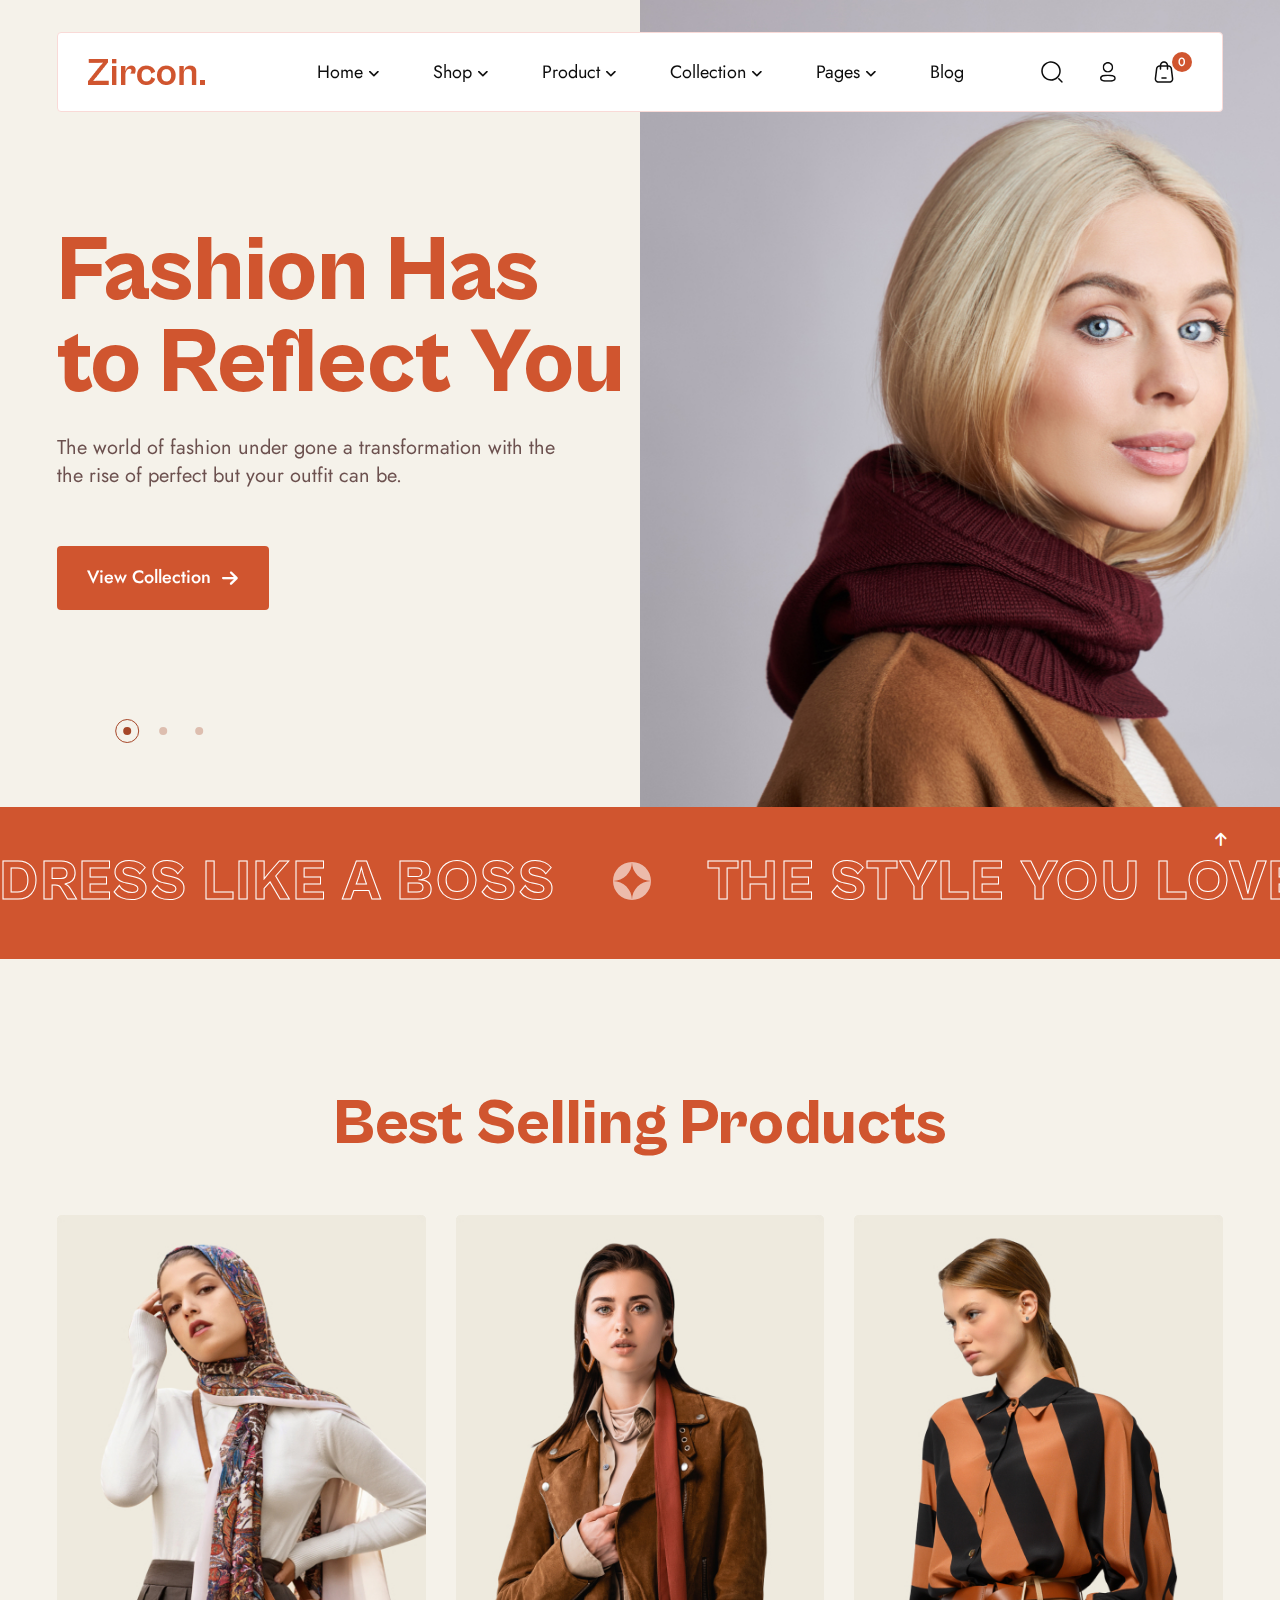
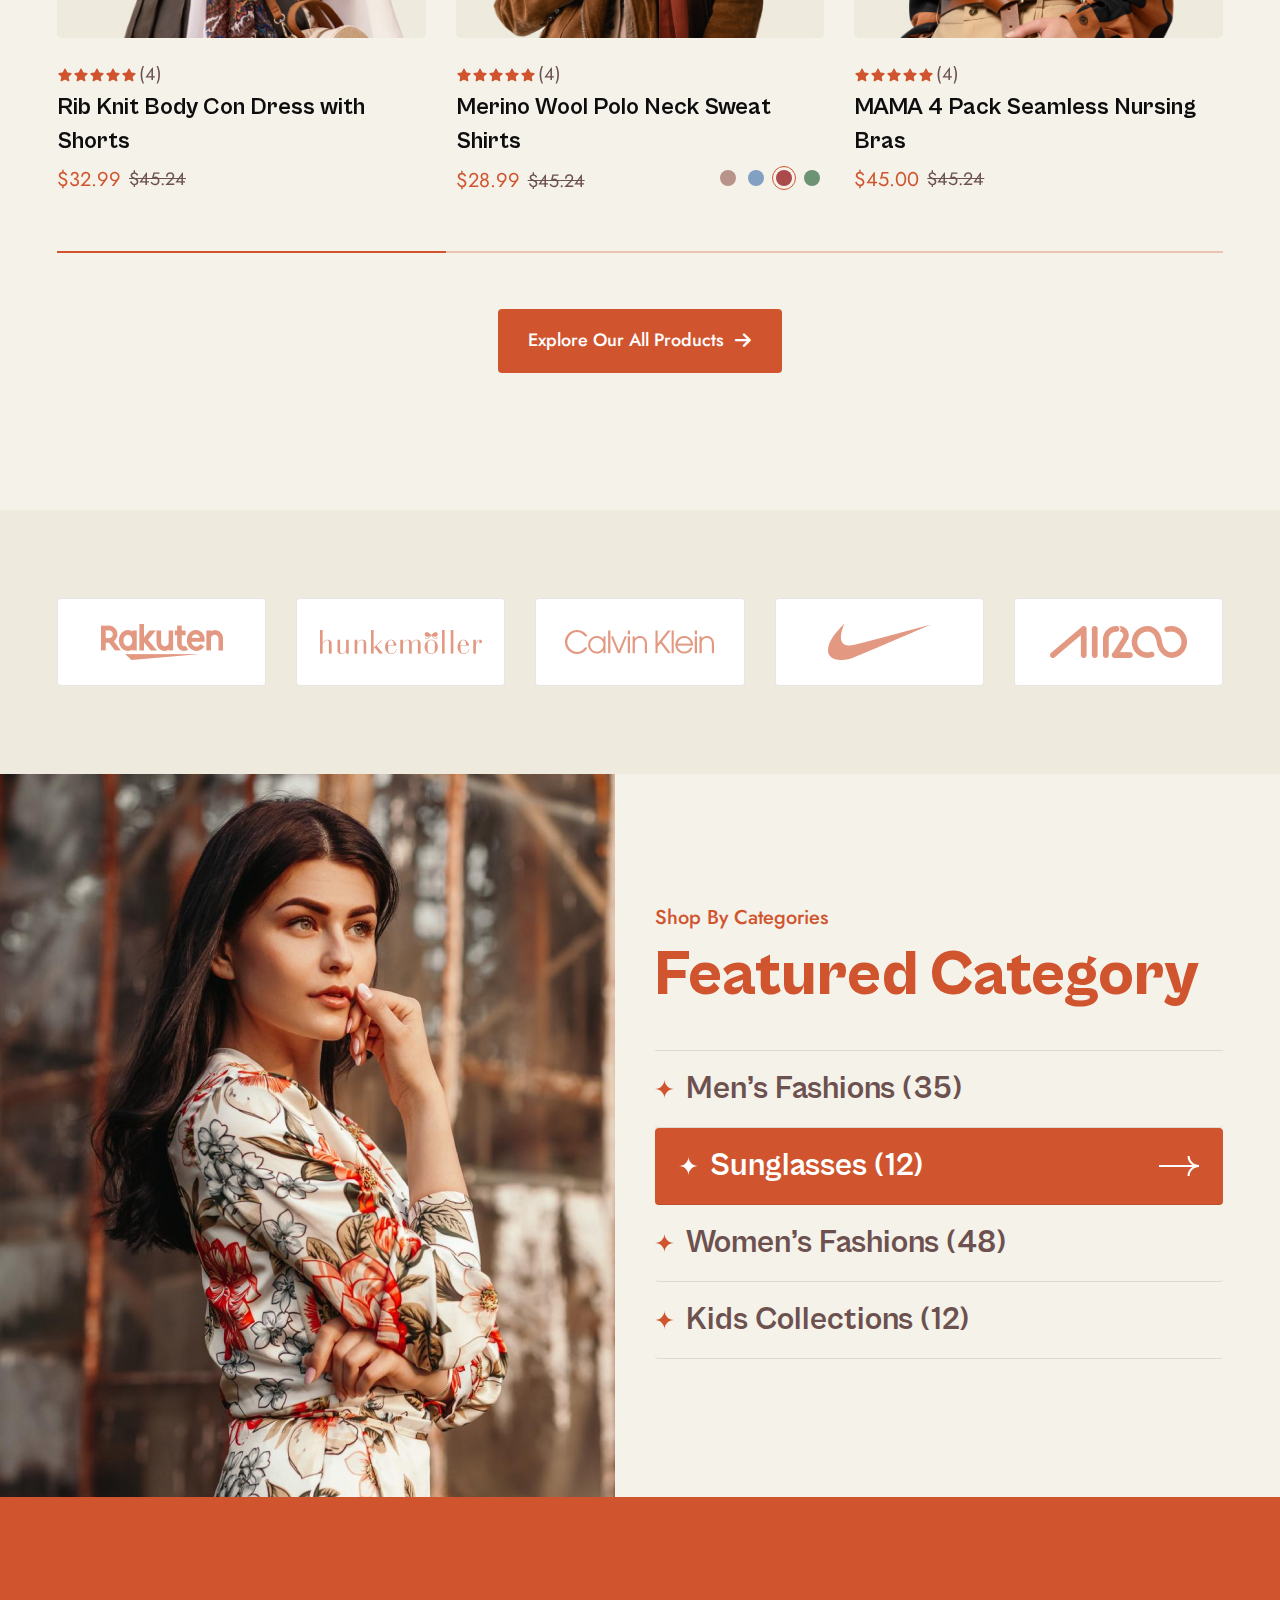
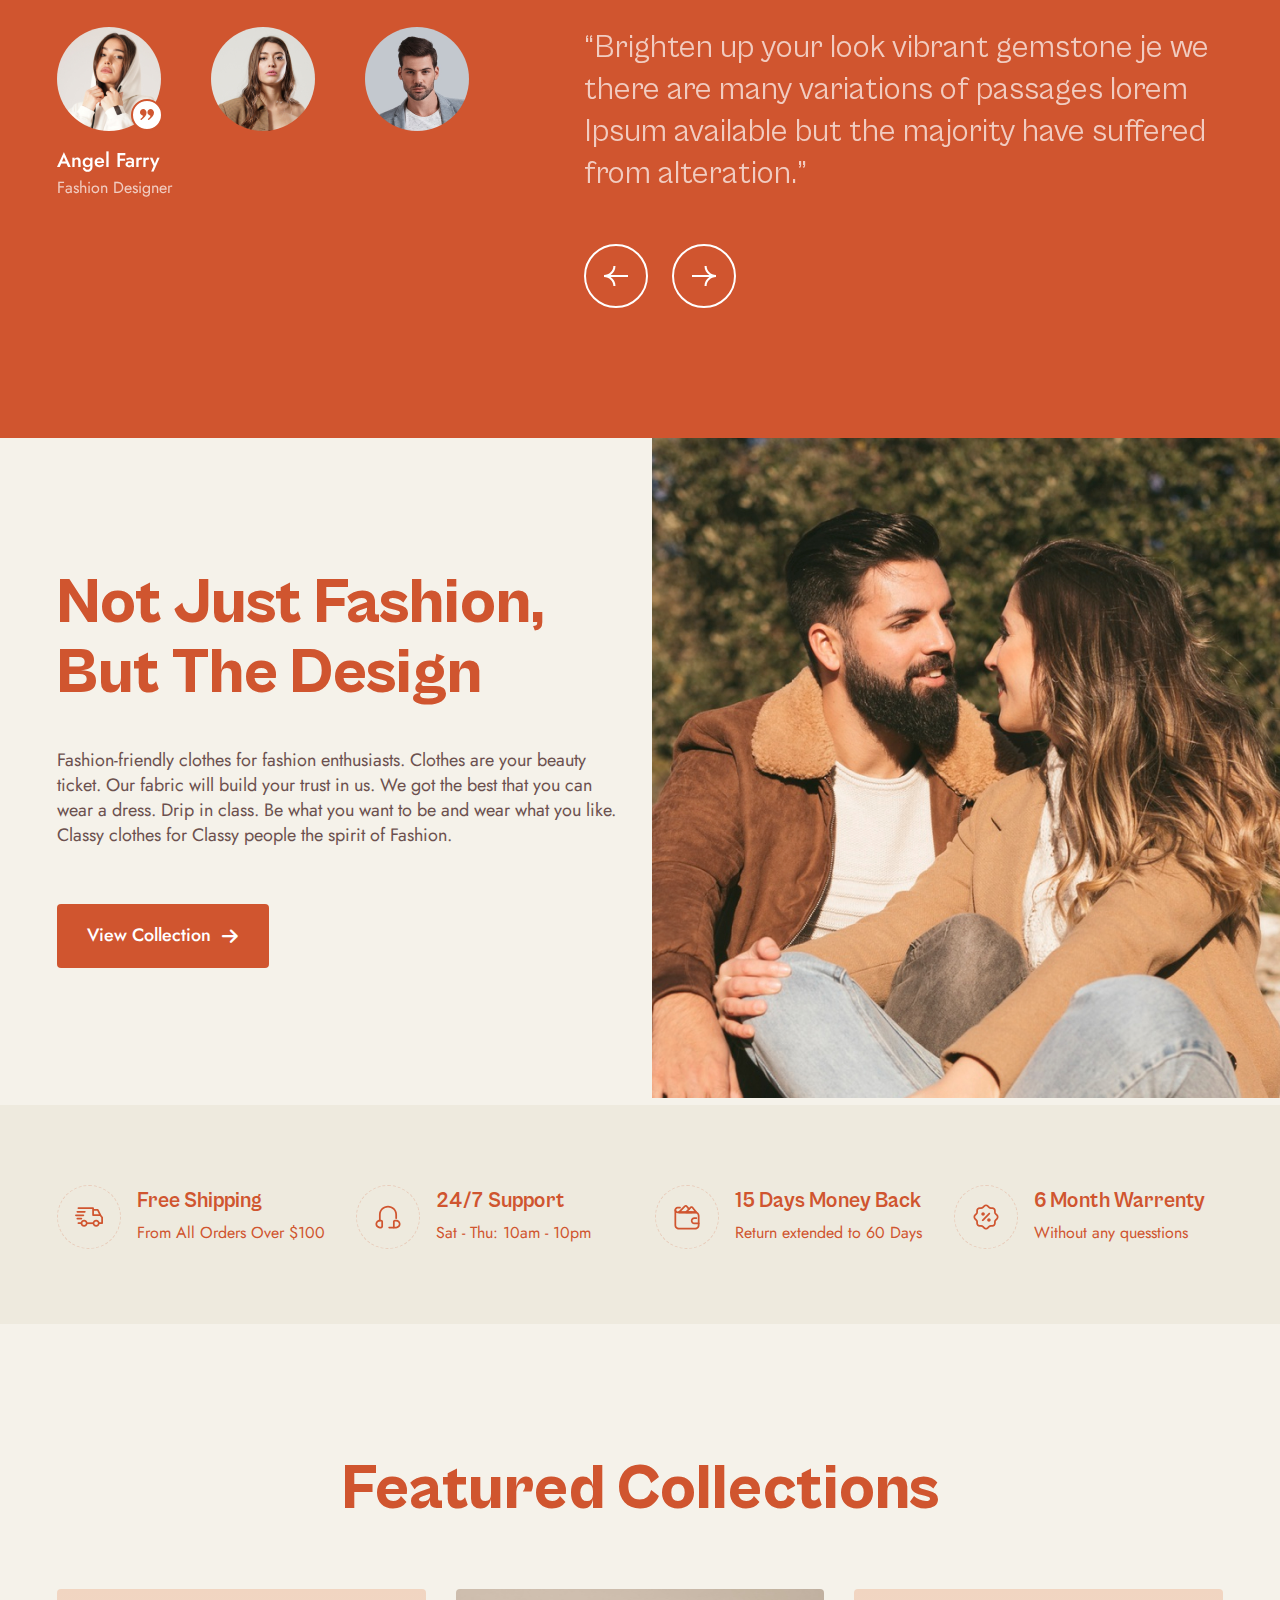
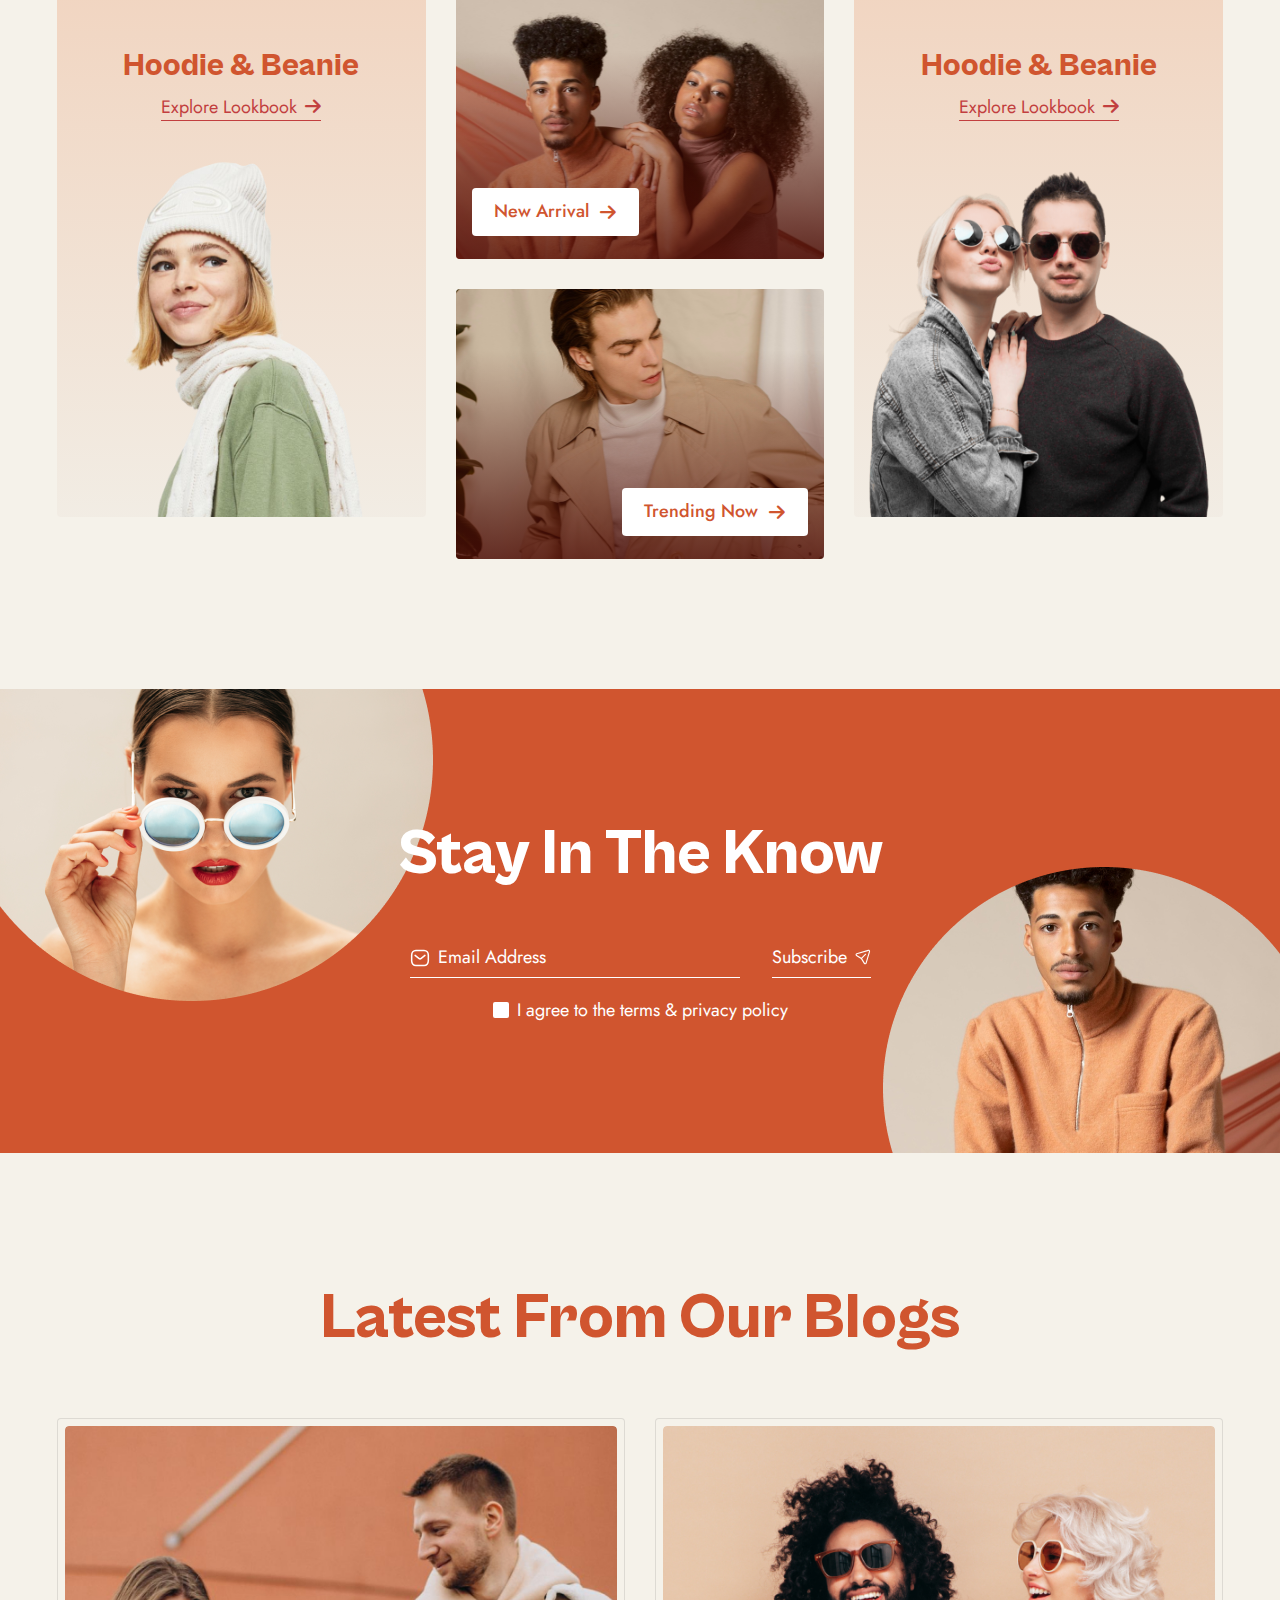
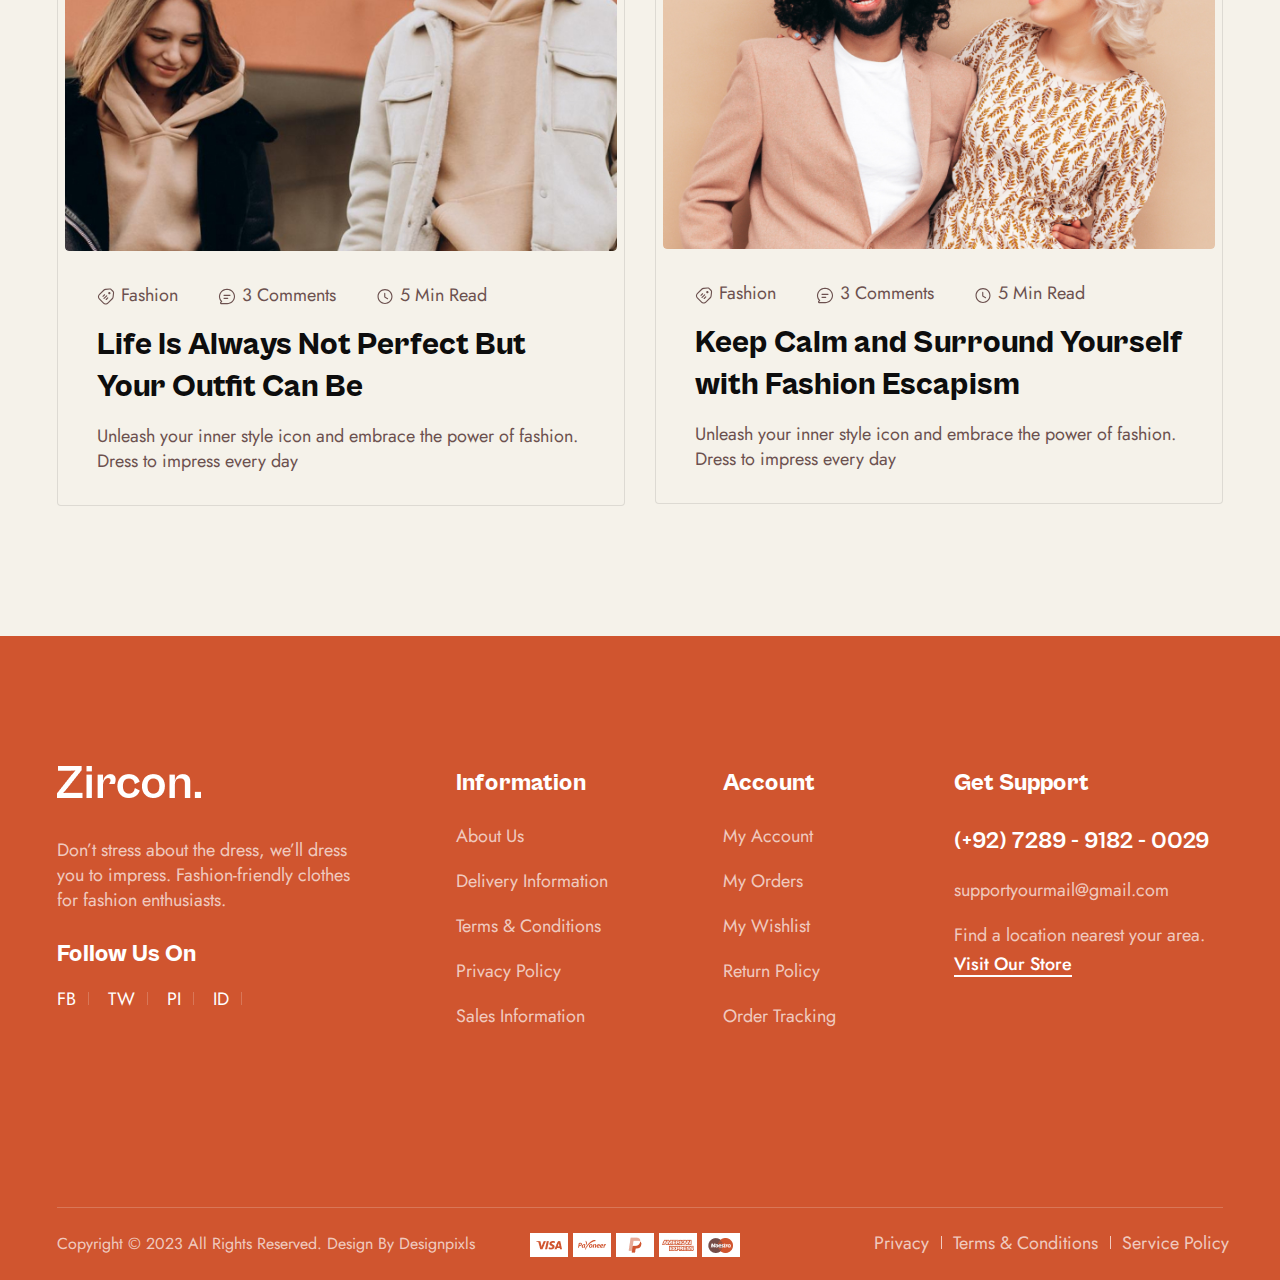
<file: index-3.html>
<!DOCTYPE html>
<html lang="en">

<head>
    <meta charset="UTF-8">
    <meta name="viewport" content="width=device-width, initial-scale=1.0">
    <title>Zircon - Fashion Store</title>

    <!--favicon-->
    <link rel="icon" href="assets/images/favicon.png">

    <!--essential css files-->
    <link rel="stylesheet" href="assets/css/bootstrap.css">
    <link rel="stylesheet" href="assets/css/all.css">
    <link rel="stylesheet" href="assets/css/swiper-bundle.min.css">
    <link rel="stylesheet" href="assets/css/nice-select2.css">
    <link rel="stylesheet" href="assets/css/style.css">

    <!--essential scripts file-->
    <script src="assets/js/popper.min.js" defer="defer"></script>
    <script src="assets/js/bootstrap.min.js" defer="defer"></script>
    <script src="assets/js/swiper-bundle.min.js" defer="defer"></script>
    <script src="assets/js/gsap.js" defer="defer"></script>
    <script src="assets/js/gsap-scroll-trigger.js" defer="defer"></script>
    <script src="assets/js/gsap-split-text.js" defer="defer"></script>
    <script src="assets/js/nice-select2.js" defer="defer"></script>
    <script src="assets/js/scripts.js" defer="defer"></script>
</head>

<body>

    <div class="zc_preloader">
        <div class="zc_loading_container">
            <div class="loading_text">
                <span>Z</span>
                <span>i</span>
                <span>r</span>
                <span>c</span>
                <span>o</span>
                <span>n</span>
                <span>.</span>
            </div>
        </div>
    </div>

    <!--START:Header Section -->
    <header class="zc03_header_section header-sticky">
        <div class="zc_header_nav">
            <div class="container">
                <div class="zc03_header_box">
                    <div class="row align-items-center">
                        <div class="col-xl-3 col-lg-2 col-md-6 col-6">
                            <div class="zc3_header_logo">
                                <a href="index.html"><img src="assets/images/logo-3.png" alt="logo" class="img-fluid"></a>
                            </div>
                        </div>
                        <div class="col-xl-6 col-lg-7 d-none d-lg-flex justify-content-center">
                            <nav class="zc3_nav_menu">
                                <ul class="d-flex justify-content-center">
                                    <li class="has-submenu"><a href="#">Home</a>
                                        <ul class="submenu-wrapper">
                                            <li><a href="index.html">Home Page 1</a></li>
                                            <li><a href="index-2.html">Home Page 2</a></li>
                                            <li><a href="index-3.html">Home Page 3</a></li>
                                        </ul>
                                    </li>
                                    <li class="has-submenu has-megamenu">
                                        <a href="#">Shop</a>
                                        <!-- Mega Menu  -->
                                        <div class="zc_megamenu">
                                            <div class="header-submenu-wrapper">
                                                <div class="container">
                                                    <div class="header-megamenu-wrapper row">
                                                        <div class="col-3">
                                                            <!-- Header Mega Menu List -->
                                                            <div class="header-megamenu-list">
                                                                <a href="shop.html" class="header-megamenu-title">Best Seller</a>
                                                                <ul role="list">
                                                                    <li>
                                                                        <a href="shop.html" class="link-animation">T-shirt dress</a>
                                                                        <span class="badge">Sale</span>
                                                                    </li>
                                                                    <li>
                                                                        <a href="shop.html" class="link-animation">T-shirt dress</a>
                                                                    </li>
                                                                    <li>
                                                                        <a href="shop.html" class="link-animation">Denim jacket</a>
                                                                    </li>
                                                                </ul>
                                                            </div>
                                                            <!-- Header Mega Menu List -->
                                                            <div class="header-megamenu-list">
                                                                <a href="shop.html" class="header-megamenu-title">Fashion</a>
                                                                <ul role="list">
                                                                    <li>
                                                                        <a href="shop.html" class="link-animation">Pencil skirt</a>
                                                                        <span class="badge sale">Sale</span>
                                                                    </li>
                                                                    <li>
                                                                        <a href="shop.html" class="link-animation">Maxi dress</a>
                                                                    </li>
                                                                    <li>
                                                                        <a href="shop.html" class="link-animation">Crop top</a>
                                                                    </li>
                                                                    <li>
                                                                        <a href="shop.html" class="link-animation">Skinny jeans</a>
                                                                        <span class="badge new">Sale</span>
                                                                    </li>
                                                                    <li>
                                                                        <a href="shop.html" class="link-animation">Women Shirt</a>
                                                                    </li>
                                                                </ul>
                                                            </div>
                                                        </div>
                                                        <div class="col-3">
                                                            <!-- Header Mega Menu List -->
                                                            <div class="header-megamenu-list">
                                                                <a href="shop.html" class="header-megamenu-title">Hot Deals</a>
                                                                <ul role="list">
                                                                    <li>
                                                                        <a href="shop.html" class="link-animation">Button-down shirt</a>
                                                                        <span class="badge">Sale</span>
                                                                    </li>
                                                                    <li>
                                                                        <a href="shop.html" class="link-animation">High-waist pants</a>
                                                                    </li>
                                                                    <li>
                                                                        <a href="shop.html" class="link-animation">Tunic top</a>
                                                                    </li>
                                                                    <li>
                                                                        <a href="shop.html" class="link-animation">Peplum blouse</a>
                                                                        <span class="badge">Sale</span>
                                                                    </li>
                                                                    <li>
                                                                        <a href="shop.html" class="link-animation">Women Shirt</a>
                                                                    </li>
                                                                </ul>
                                                            </div>
                                                            <!-- Header Mega Menu List -->
                                                            <div class="header-megamenu-list">
                                                                <a href="#" class="header-megamenu-title">Fashion</a>
                                                                <ul class="" role="list">
                                                                    <li>
                                                                        <a href="shop.html" class="link-animation">Pencil skirt</a>
                                                                        <span class="badge sale badge">Sale</span>
                                                                    </li>
                                                                    <li>
                                                                        <a href="shop.html" class="link-animation">Maxi dress</a>
                                                                    </li>
                                                                    <li>
                                                                        <a href="shop.html" class="link-animation">Crop top</a>
                                                                    </li>
                                                                    <li>
                                                                        <a href="shop.html" class="link-animation">Skinny jeans</a>
                                                                        <span class="badge new">Sale</span>
                                                                    </li>
                                                                    <li>
                                                                        <a href="shop.html" class="link-animation">Women Shirt</a>
                                                                    </li>
                                                                </ul>
                                                            </div>
                                                        </div>
                                                        <div class="col-3">
                                                            <!-- Header Mega Menu List -->
                                                            <div class="header-megamenu-list">
                                                                <a href="#" class="header-megamenu-title">Hot Deals</a>
                                                                <ul role="list">
                                                                    <li>
                                                                        <a href="#" class="link-animation">Long sleeve shirt</a>
                                                                    </li>
                                                                    <li>
                                                                        <a href="#" class="link-animation">Shorts Gym Snad</a>
                                                                    </li>
                                                                    <li>
                                                                        <a href="#" class="link-animation">Black Zipper</a>
                                                                    </li>
                                                                    <li>
                                                                        <a href="#" class="link-animation">Peplum blouse</a>
                                                                        <span class="badge sale">Sale</span>
                                                                    </li>
                                                                    <li>
                                                                        <a href="#" class="link-animation">Women Shirt</a>
                                                                    </li>
                                                                </ul>
                                                            </div>
                                                            <!-- Header Mega Menu List -->
                                                            <div class="header-megamenu-list">
                                                                <a href="#" class="header-megamenu-title">Fashion</a>
                                                                <ul role="list">
                                                                    <li>
                                                                        <a href="#" class="link-animation">Pencil skirt</a>
                                                                        <span class="badge sale">Sale</span>
                                                                    </li>
                                                                    <li>
                                                                        <a href="#" class="link-animation">Maxi dress</a>
                                                                    </li>
                                                                    <li>
                                                                        <a href="#" class="link-animation">Crop top</a>
                                                                    </li>
                                                                    <li>
                                                                        <a href="#" class="link-animation">Skinny jeans</a>
                                                                        <span class="badge new">Sale</span>
                                                                    </li>
                                                                    <li>
                                                                        <a href="#" class="link-animation">Women Shirt</a>
                                                                    </li>
                                                                </ul>
                                                            </div>
                                                        </div>
                                                        <div class="col-3">
                                                            <div class="header-megamenu-banner">
                                                                <h5 class="banner-title">Off work on payday.</h5>
                                                                <img loading="lazy" src="assets/images/look-book/lookbook3.2img.png" alt="Zircon" class="megamenu-banner-image" />
                                                                <p class="p-lg banner-text ">
                                                                    New Arrival Sale 20% Discount <br>
                                                                    <a class="single-button link-animation" href="/shop.html">
                                                                        Shop Now
                                                                    </a>
                                                                </p>
                                                            </div>
                                                        </div>
                                                    </div>
                                                </div>
                                            </div>
                                        </div>
                                    </li>
                                    <li class="has-submenu"><a href="#">Product</a>
                                        <ul class="submenu-wrapper">
                                            <li><a href="shop.html">Shop Grid</a></li>
                                            <li><a href="shop-list.html">Shop List</a></li>
                                            <li><a href="product-details.html">Product Details</a></li>
                                            <li><a href="product-details-2.html">Product Details V2</a></li>
                                            <li><a href="product-details-3.html">Product Details V3</a></li>
                                        </ul>
                                    </li>
                                    <li class="has-submenu has-megamenu">
                                        <a href="javascript:void(0)">Collection</a>
                                        <!-- Mega Menu  -->
                                        <div class="zc_megamenu">
                                            <div class="header-submenu-wrapper">
                                                <div class="container">
                                                    <div class="header-megamenu-wrapper row">
                                                        <div class="col-3">
                                                            <!-- Header Mega Menu List -->
                                                            <div class="header-megamenu-list">
                                                                <a href="shop.html" class="header-megamenu-title">Best
                                                                    Seller</a>
                                                                <ul role="list">
                                                                    <li>
                                                                        <a href="shop.html" class="link-animation">T-shirt dress</a>
                                                                        <span class="badge">Sale</span>
                                                                    </li>
                                                                    <li>
                                                                        <a href="shop.html" class="link-animation">T-shirt dress</a>
                                                                    </li>
                                                                    <li>
                                                                        <a href="shop.html" class="link-animation">Denim jacket</a>
                                                                    </li>
                                                                </ul>
                                                            </div>
                                                            <!-- Header Mega Menu List -->
                                                            <div class="header-megamenu-list">
                                                                <a href="shop.html" class="header-megamenu-title">Fashion</a>
                                                                <ul role="list">
                                                                    <li>
                                                                        <a href="shop.html" class="link-animation">Pencil skirt</a>
                                                                        <span class="badge sale">Sale</span>
                                                                    </li>
                                                                    <li>
                                                                        <a href="shop.html" class="link-animation">Maxi dress</a>
                                                                    </li>
                                                                    <li>
                                                                        <a href="shop.html" class="link-animation">Crop top</a>
                                                                    </li>
                                                                    <li>
                                                                        <a href="shop.html" class="link-animation">Skinny jeans</a>
                                                                        <span class="badge new">Sale</span>
                                                                    </li>
                                                                    <li>
                                                                        <a href="shop.html" class="link-animation">Women Shirt</a>
                                                                    </li>
                                                                </ul>
                                                            </div>
                                                        </div>
                                                        <div class="col-3">
                                                            <div class="megamenu-collection">
                                                                <div class="megamenu-collection-image-wrapper">
                                                                    <img class="img-fluid" loading="lazy" src="./assets/images/collections/01-collection-image.jpg" alt="Outfit wear for Women">
                                                                    <img class="img-fluid" loading="lazy" src="./assets/images/collections/01-collection-image-hover.jpg" alt="Outfit wear for Women">
                                                                </div>
                                                                <div class="megamenu-collection-content">
                                                                    <h4><a href="shop.html" class="link-animation">Outfit wear for Women</a>
                                                                    </h4>
                                                                    <p>Start From $16.00</p>
                                                                </div>
                                                            </div>
                                                        </div>
                                                        <div class="col-3">
                                                            <div class="megamenu-collection">
                                                                <div class="megamenu-collection-image-wrapper">
                                                                    <img class="img-fluid" loading="lazy" src="./assets/images/collections/02-collection-image.jpg" alt="Striped crop top">
                                                                    <img class="img-fluid" loading="lazy" src="./assets/images/collections/02-collection-image-hover.jpg" alt="Striped crop top">
                                                                </div>
                                                                <div class="megamenu-collection-content">
                                                                    <h4><a href="shop.html" class="link-animation">Outfit wear for Women</a>
                                                                    </h4>
                                                                    <p>Start From $16.00</p>
                                                                </div>
                                                            </div>
                                                        </div>
                                                        <div class="col-3">
                                                            <ul role="list" class="megamenu-collection-product-list">
                                                                <!-- PRODUCT ITEM -->
                                                                <li class="product">
                                                                    <div class="product-image-wrapper">
                                                                        <a href="shop-details.html">
                                                                            <div class="product-image">
                                                                                <img class="img-fluid" loading="lazy" src="./assets/images/collections/01-product-image.jpg" alt="Outfit wear for Women">
                                                                                <img class="img-fluid" loading="lazy" src="./assets/images/collections/01-product-image-hover.jpg" alt="Outfit wear for Women">
                                                                            </div>
                                                                        </a>
                                                                    </div>
                                                                    <div class="item-content">
                                                                        <div class="rating-star-sm">
                                                                            <span>
                                                                                <svg xmlns="http://www.w3.org/2000/svg" width="16" height="16" fill="#000000" viewBox="0 0 256 256">
                                                                                    <path d="M234.29,114.85l-45,38.83L203,211.75a16.4,16.4,0,0,1-24.5,17.82L128,198.49,77.47,229.57A16.4,16.4,0,0,1,53,211.75l13.76-58.07-45-38.83A16.46,16.46,0,0,1,31.08,86l59-4.76,22.76-55.08a16.36,16.36,0,0,1,30.27,0l22.75,55.08,59,4.76a16.46,16.46,0,0,1,9.37,28.86Z"></path>
                                                                                </svg>
                                                                            </span>
                                                                            <span>
                                                                                <svg xmlns="http://www.w3.org/2000/svg" width="16" height="16" fill="#000000" viewBox="0 0 256 256">
                                                                                    <path d="M234.29,114.85l-45,38.83L203,211.75a16.4,16.4,0,0,1-24.5,17.82L128,198.49,77.47,229.57A16.4,16.4,0,0,1,53,211.75l13.76-58.07-45-38.83A16.46,16.46,0,0,1,31.08,86l59-4.76,22.76-55.08a16.36,16.36,0,0,1,30.27,0l22.75,55.08,59,4.76a16.46,16.46,0,0,1,9.37,28.86Z"></path>
                                                                                </svg>
                                                                            </span>
                                                                            <span>
                                                                                <svg xmlns="http://www.w3.org/2000/svg" width="16" height="16" fill="#000000" viewBox="0 0 256 256">
                                                                                    <path d="M234.29,114.85l-45,38.83L203,211.75a16.4,16.4,0,0,1-24.5,17.82L128,198.49,77.47,229.57A16.4,16.4,0,0,1,53,211.75l13.76-58.07-45-38.83A16.46,16.46,0,0,1,31.08,86l59-4.76,22.76-55.08a16.36,16.36,0,0,1,30.27,0l22.75,55.08,59,4.76a16.46,16.46,0,0,1,9.37,28.86Z"></path>
                                                                                </svg>
                                                                            </span>
                                                                            <span><svg xmlns="http://www.w3.org/2000/svg" width="16" height="16" fill="#000000" viewBox="0 0 256 256">
                                                                                    <path d="M243,96a20.33,20.33,0,0,0-17.74-14l-56.59-4.57L146.83,24.62a20.36,20.36,0,0,0-37.66,0L87.35,77.44,30.76,82A20.45,20.45,0,0,0,19.1,117.88l43.18,37.24-13.2,55.7A20.37,20.37,0,0,0,79.57,233L128,203.19,176.43,233a20.39,20.39,0,0,0,30.49-22.15l-13.2-55.7,43.18-37.24A20.43,20.43,0,0,0,243,96ZM172.53,141.7a12,12,0,0,0-3.84,11.86L181.58,208l-47.29-29.08a12,12,0,0,0-12.58,0L74.42,208l12.89-54.4a12,12,0,0,0-3.84-11.86L41.2,105.24l55.4-4.47a12,12,0,0,0,10.13-7.38L128,41.89l21.27,51.5a12,12,0,0,0,10.13,7.38l55.4,4.47Z"></path>
                                                                                </svg></span>
                                                                            <span><svg xmlns="http://www.w3.org/2000/svg" width="16" height="16" fill="#000000" viewBox="0 0 256 256">
                                                                                    <path d="M243,96a20.33,20.33,0,0,0-17.74-14l-56.59-4.57L146.83,24.62a20.36,20.36,0,0,0-37.66,0L87.35,77.44,30.76,82A20.45,20.45,0,0,0,19.1,117.88l43.18,37.24-13.2,55.7A20.37,20.37,0,0,0,79.57,233L128,203.19,176.43,233a20.39,20.39,0,0,0,30.49-22.15l-13.2-55.7,43.18-37.24A20.43,20.43,0,0,0,243,96ZM172.53,141.7a12,12,0,0,0-3.84,11.86L181.58,208l-47.29-29.08a12,12,0,0,0-12.58,0L74.42,208l12.89-54.4a12,12,0,0,0-3.84-11.86L41.2,105.24l55.4-4.47a12,12,0,0,0,10.13-7.38L128,41.89l21.27,51.5a12,12,0,0,0,10.13,7.38l55.4,4.47Z"></path>
                                                                                </svg></span>
                                                                        </div>
                                                                        <h6 class="item-heading">
                                                                            <a class="link-animation" href="#">Striped crop top</a>
                                                                        </h6>
                                                                        <p class="product-price">
                                                                            $16.00<del>$10.00</del>
                                                                        </p>
                                                                    </div>
                                                                </li>
                                                                <!-- PRODUCT ITEM -->
                                                                <li class="product">
                                                                    <div class="product-image-wrapper">
                                                                        <a href="shop-details.html">
                                                                            <div class="product-image">
                                                                                <img class="img-fluid" loading="lazy" src="./assets/images/collections/05-product-image-hover.jpg" alt="Striped crop top">
                                                                                <img class="img-fluid" loading="lazy" src="./assets/images/collections/05-product-image.jpg" alt="Striped crop top">
                                                                            </div>
                                                                        </a>
                                                                    </div>
                                                                    <div class="item-content">
                                                                        <div class="rating-star-sm">
                                                                            <span>
                                                                                <svg xmlns="http://www.w3.org/2000/svg" width="16" height="16" fill="#000000" viewBox="0 0 256 256">
                                                                                    <path d="M234.29,114.85l-45,38.83L203,211.75a16.4,16.4,0,0,1-24.5,17.82L128,198.49,77.47,229.57A16.4,16.4,0,0,1,53,211.75l13.76-58.07-45-38.83A16.46,16.46,0,0,1,31.08,86l59-4.76,22.76-55.08a16.36,16.36,0,0,1,30.27,0l22.75,55.08,59,4.76a16.46,16.46,0,0,1,9.37,28.86Z"></path>
                                                                                </svg>
                                                                            </span>
                                                                            <span>
                                                                                <svg xmlns="http://www.w3.org/2000/svg" width="16" height="16" fill="#000000" viewBox="0 0 256 256">
                                                                                    <path d="M234.29,114.85l-45,38.83L203,211.75a16.4,16.4,0,0,1-24.5,17.82L128,198.49,77.47,229.57A16.4,16.4,0,0,1,53,211.75l13.76-58.07-45-38.83A16.46,16.46,0,0,1,31.08,86l59-4.76,22.76-55.08a16.36,16.36,0,0,1,30.27,0l22.75,55.08,59,4.76a16.46,16.46,0,0,1,9.37,28.86Z"></path>
                                                                                </svg>
                                                                            </span>
                                                                            <span>
                                                                                <svg xmlns="http://www.w3.org/2000/svg" width="16" height="16" fill="#000000" viewBox="0 0 256 256">
                                                                                    <path d="M234.29,114.85l-45,38.83L203,211.75a16.4,16.4,0,0,1-24.5,17.82L128,198.49,77.47,229.57A16.4,16.4,0,0,1,53,211.75l13.76-58.07-45-38.83A16.46,16.46,0,0,1,31.08,86l59-4.76,22.76-55.08a16.36,16.36,0,0,1,30.27,0l22.75,55.08,59,4.76a16.46,16.46,0,0,1,9.37,28.86Z"></path>
                                                                                </svg>
                                                                            </span>
                                                                            <span><svg xmlns="http://www.w3.org/2000/svg" width="16" height="16" fill="#000000" viewBox="0 0 256 256">
                                                                                    <path d="M243,96a20.33,20.33,0,0,0-17.74-14l-56.59-4.57L146.83,24.62a20.36,20.36,0,0,0-37.66,0L87.35,77.44,30.76,82A20.45,20.45,0,0,0,19.1,117.88l43.18,37.24-13.2,55.7A20.37,20.37,0,0,0,79.57,233L128,203.19,176.43,233a20.39,20.39,0,0,0,30.49-22.15l-13.2-55.7,43.18-37.24A20.43,20.43,0,0,0,243,96ZM172.53,141.7a12,12,0,0,0-3.84,11.86L181.58,208l-47.29-29.08a12,12,0,0,0-12.58,0L74.42,208l12.89-54.4a12,12,0,0,0-3.84-11.86L41.2,105.24l55.4-4.47a12,12,0,0,0,10.13-7.38L128,41.89l21.27,51.5a12,12,0,0,0,10.13,7.38l55.4,4.47Z"></path>
                                                                                </svg></span>
                                                                            <span><svg xmlns="http://www.w3.org/2000/svg" width="16" height="16" fill="#000000" viewBox="0 0 256 256">
                                                                                    <path d="M243,96a20.33,20.33,0,0,0-17.74-14l-56.59-4.57L146.83,24.62a20.36,20.36,0,0,0-37.66,0L87.35,77.44,30.76,82A20.45,20.45,0,0,0,19.1,117.88l43.18,37.24-13.2,55.7A20.37,20.37,0,0,0,79.57,233L128,203.19,176.43,233a20.39,20.39,0,0,0,30.49-22.15l-13.2-55.7,43.18-37.24A20.43,20.43,0,0,0,243,96ZM172.53,141.7a12,12,0,0,0-3.84,11.86L181.58,208l-47.29-29.08a12,12,0,0,0-12.58,0L74.42,208l12.89-54.4a12,12,0,0,0-3.84-11.86L41.2,105.24l55.4-4.47a12,12,0,0,0,10.13-7.38L128,41.89l21.27,51.5a12,12,0,0,0,10.13,7.38l55.4,4.47Z"></path>
                                                                                </svg></span>
                                                                        </div>
                                                                        <h6 class="item-heading">
                                                                            <a class="link-animation" href="#">Sequin Party Jumpsuit</a>
                                                                        </h6>
                                                                        <p class="product-price">
                                                                            $12.00<del>$20.00</del>
                                                                        </p>
                                                                    </div>
                                                                </li>

                                                            </ul>
                                                        </div>
                                                    </div>
                                                </div>
                                            </div>
                                        </div>
                                    </li>
                                    <li class="has-submenu"><a href="javascript:void(0)">Pages</a>
                                        <ul class="submenu-wrapper">
                                            <li><a href="about.html">About Us</a></li>
                                            <li><a href="contact.html">Contact</a></li>
                                            <li><a href="faq.html">Faq</a></li>
                                            <li><a href="cart.html">Cart</a></li>
                                            <li><a href="wishlist.html">Wishlist</a></li>
                                            <li><a href="order-tracking.html">Order Tracking</a></li>
                                        </ul>
                                    </li>
                                    <li><a href="blog.html">Blog</a></li>
                                </ul>
                            </nav>
                        </div>
                        <div class="col-xl-3 col-lg-3 col-md-6 col-6">
                            <div class="zc3_header_right d-flex align-items-center justify-content-end">
                                <div class="header-search d-none d-sm-block">
                                    <button type="button" class="zc3_header_search zc_headerSrc-open" data-bs-toggle="dropdown" aria-expanded="false">
                                        <svg width="24" height="24" viewBox="0 0 24 24" fill="none" xmlns="http://www.w3.org/2000/svg">
                                            <path d="M22.0001 22.7502C21.9016 22.7505 21.804 22.7312 21.7131 22.6934C21.6221 22.6556 21.5395 22.6002 21.4701 22.5302L18.2501 19.3102C18.1176 19.1681 18.0455 18.98 18.0489 18.7857C18.0524 18.5914 18.1311 18.406 18.2685 18.2686C18.4059 18.1312 18.5913 18.0525 18.7856 18.0491C18.9799 18.0456 19.1679 18.1178 19.3101 18.2502L22.5301 21.4702C22.6349 21.5751 22.7062 21.7087 22.7351 21.8541C22.764 21.9995 22.7491 22.1502 22.6924 22.2872C22.6357 22.4241 22.5397 22.5412 22.4165 22.6236C22.2932 22.7061 22.1484 22.7501 22.0001 22.7502Z" fill="#0D0D0D" />
                                            <path d="M11 20.7502C9.07164 20.7502 7.18657 20.1784 5.58319 19.1071C3.97982 18.0357 2.73013 16.513 1.99218 14.7314C1.25422 12.9498 1.06114 10.9894 1.43735 9.09812C1.81355 7.2068 2.74215 5.46952 4.10571 4.10596C5.46928 2.7424 7.20656 1.8138 9.09787 1.43759C10.9892 1.06139 12.9496 1.25447 14.7312 1.99242C16.5127 2.73038 18.0355 3.98006 19.1068 5.58344C20.1782 7.18682 20.75 9.07188 20.75 11.0002C20.7471 13.5852 19.7189 16.0635 17.8911 17.8913C16.0632 19.7192 13.585 20.7473 11 20.7502ZM11 2.75025C9.36831 2.75025 7.77326 3.2341 6.41655 4.14062C5.05984 5.04715 4.00242 6.33562 3.378 7.84311C2.75358 9.3506 2.5902 11.0094 2.90853 12.6097C3.22685 14.2101 4.01259 15.6801 5.16637 16.8339C6.32016 17.9877 7.79017 18.7734 9.39051 19.0917C10.9909 19.4101 12.6497 19.2467 14.1571 18.6223C15.6646 17.9978 16.9531 16.9404 17.8596 15.5837C18.7661 14.227 19.25 12.6319 19.25 11.0002C19.2476 8.81294 18.3777 6.71591 16.831 5.16925C15.2843 3.62259 13.1873 2.75263 11 2.75025Z" fill="#0D0D0D" />
                                        </svg>
                                    </button>
                                    <div class="dropdown-menu dropdown-menu-end">
                                        <form class="search-form d-flex align-items-center gap-2 mb-0">
                                            <input type="text" placeholder="Search..." class="theme-input bg-transparent">
                                            <button type="submit" class="submit-btn">Go</button>
                                        </form>
                                    </div>
                                </div>
                                <div class="zc3_header_user d-none d-sm-block">
                                    <a href="#">
                                        <svg width="24" height="24" viewBox="0 0 24 24" fill="none" xmlns="http://www.w3.org/2000/svg">
                                            <mask id="mask0_140_1208" style="mask-type:luminance" maskUnits="userSpaceOnUse" x="4" y="14" width="16" height="8">
                                                <path fill-rule="evenodd" clip-rule="evenodd" d="M4 14.4961H19.8399V21.8701H4V14.4961Z" fill="white" />
                                            </mask>
                                            <g mask="url(#mask0_140_1208)">
                                                <path fill-rule="evenodd" clip-rule="evenodd" d="M11.921 15.9961C7.66 15.9961 5.5 16.7281 5.5 18.1731C5.5 19.6311 7.66 20.3701 11.921 20.3701C16.181 20.3701 18.34 19.6381 18.34 18.1931C18.34 16.7351 16.181 15.9961 11.921 15.9961ZM11.921 21.8701C9.962 21.8701 4 21.8701 4 18.1731C4 14.8771 8.521 14.4961 11.921 14.4961C13.88 14.4961 19.84 14.4961 19.84 18.1931C19.84 21.4891 15.32 21.8701 11.921 21.8701Z" fill="#0D0D0D" />
                                            </g>
                                            <mask id="mask1_140_1208" style="mask-type:luminance" maskUnits="userSpaceOnUse" x="6" y="2" width="12" height="11">
                                                <path fill-rule="evenodd" clip-rule="evenodd" d="M6.61035 2.00012H17.2304V12.6187H6.61035V2.00012Z" fill="white" />
                                            </mask>
                                            <g mask="url(#mask1_140_1208)">
                                                <path fill-rule="evenodd" clip-rule="evenodd" d="M11.9214 3.42776C9.78038 3.42776 8.03838 5.16876 8.03838 7.30976C8.03138 9.44376 9.76038 11.1838 11.8924 11.1918L11.9214 11.9058V11.1918C14.0614 11.1918 15.8024 9.44976 15.8024 7.30976C15.8024 5.16876 14.0614 3.42776 11.9214 3.42776ZM11.9214 12.6188H11.8894C8.96738 12.6098 6.60038 10.2268 6.61038 7.30676C6.61038 4.38176 8.99238 1.99976 11.9214 1.99976C14.8494 1.99976 17.2304 4.38176 17.2304 7.30976C17.2304 10.2378 14.8494 12.6188 11.9214 12.6188Z" fill="#0D0D0D" />
                                            </g>
                                        </svg>
                                    </a>
                                    <ul class="position-absolute user-menu">
                                        <li><a href="login.html">Login</a></li>
                                        <li><a href="signup.html">Sign Up</a></li>
                                        <li><a href="login.html">My Account</a></li>
                                    </ul>
                                </div>
                                <div class="zc3_header_cart">
                                    <button type="button">
                                        <svg width="24" height="24" viewBox="0 0 24 24" fill="none" xmlns="http://www.w3.org/2000/svg">
                                            <path d="M17.5995 22.7383H6.39947C5.86779 22.7383 5.34219 22.6252 4.85756 22.4066C4.37293 22.1879 3.94036 21.8687 3.58854 21.47C3.23673 21.0714 2.97372 20.6025 2.81699 20.0945C2.66026 19.5864 2.61338 19.0508 2.67947 18.5233L3.92947 8.52328C4.04381 7.61692 4.48465 6.78333 5.16942 6.17863C5.85419 5.57393 6.73592 5.23961 7.64947 5.23828H16.3495C17.2629 5.23977 18.1445 5.57399 18.8294 6.17842C19.5143 6.78286 19.9555 7.6161 20.0705 8.52228L21.3205 18.5223C21.3866 19.05 21.3396 19.5857 21.1829 20.0938C21.0261 20.602 20.763 21.071 20.4111 21.4697C20.0592 21.8685 19.6265 22.1878 19.1417 22.4065C18.657 22.6252 18.1313 22.7383 17.5995 22.7383ZM7.64547 6.73828C7.0974 6.73929 6.56848 6.93996 6.15766 7.30274C5.74684 7.66552 5.48228 8.16555 5.41347 8.70928L4.16347 18.7093C4.12354 19.0262 4.1516 19.348 4.24579 19.6532C4.33998 19.9584 4.49812 20.24 4.70969 20.4793C4.92127 20.7186 5.1814 20.9101 5.47277 21.0409C5.76414 21.1718 6.08005 21.2391 6.39947 21.2383H17.5995C17.9186 21.2385 18.2341 21.1708 18.525 21.0397C18.8159 20.9086 19.0756 20.7171 19.2868 20.4778C19.4981 20.2386 19.6559 19.9572 19.75 19.6523C19.8441 19.3474 19.8722 19.0259 19.8325 18.7093L18.5825 8.70928C18.513 8.16564 18.2481 7.66584 17.8372 7.30316C17.4263 6.94047 16.8975 6.73969 16.3495 6.73828H7.64547Z" fill="#0D0D0D" />
                                            <path d="M15.499 9.75024C15.3001 9.75024 15.1093 9.67123 14.9687 9.53057C14.828 9.38992 14.749 9.19916 14.749 9.00024V5.50024C14.749 4.7709 14.4593 4.07143 13.9436 3.5557C13.4278 3.03998 12.7284 2.75024 11.999 2.75024C11.2697 2.75024 10.5702 3.03998 10.0545 3.5557C9.53875 4.07143 9.24902 4.7709 9.24902 5.50024V9.00024C9.24902 9.19916 9.17001 9.38992 9.02935 9.53057C8.8887 9.67123 8.69794 9.75024 8.49902 9.75024C8.30011 9.75024 8.10935 9.67123 7.96869 9.53057C7.82804 9.38992 7.74902 9.19916 7.74902 9.00024V5.50024C7.74902 4.37307 8.19679 3.29207 8.99382 2.49504C9.79085 1.69801 10.8719 1.25024 11.999 1.25024C13.1262 1.25024 14.2072 1.69801 15.0042 2.49504C15.8013 3.29207 16.249 4.37307 16.249 5.50024V9.00024C16.249 9.19916 16.17 9.38992 16.0294 9.53057C15.8887 9.67123 15.6979 9.75024 15.499 9.75024Z" fill="#0D0D0D" />
                                            <path d="M14 18.75H10C9.80109 18.75 9.61032 18.671 9.46967 18.5303C9.32902 18.3897 9.25 18.1989 9.25 18C9.25 17.8011 9.32902 17.6103 9.46967 17.4697C9.61032 17.329 9.80109 17.25 10 17.25H14C14.1989 17.25 14.3897 17.329 14.5303 17.4697C14.671 17.6103 14.75 17.8011 14.75 18C14.75 18.1989 14.671 18.3897 14.5303 18.5303C14.3897 18.671 14.1989 18.75 14 18.75Z" fill="#0D0D0D" />
                                        </svg>
                                        <span class="zc_cart_count">0</span>
                                    </button>
                                </div>
                                <div class="header-toggle zc3_header-toggle d-lg-none">
                                    <button type="button" class="zc3_menu_toggler d-lg-none">
                                        <span></span>
                                        <span></span>
                                        <span></span>
                                    </button>
                                </div>
                            </div>
                        </div>
                    </div>
                </div>
            </div>
        </div>
    </header>
    <!-- END:Header Section -->
    <main id="MainContent">

        <!-- START: Hero Banner -->
        <section class="hero_bnner03">
            <div class="hero_bnner03_Slide overflow-hidden">
                <div class="swiper-wrapper">
                    <div class="swiper-slide">
                        <div class="hero_bnner03_Slide_item">
                            <div class="container">
                                <div class="row">
                                    <div class="col-lg-6">
                                        <div class="hero_bnner03_content pe-xxl-5">
                                            <h2>Fashion Has to Reflect You</h2>
                                            <p>The world of fashion under gone a transformation with the the rise of perfect but your outfit can be.</p>
                                            <div class="text-start">
                                                <a href="javascript:void(0);" class="zc_primary_btn3">
                                                    <span class="zc_btnShape"></span>
                                                    <span class="zc_btnShape"></span>
                                                    <span class="zc_btnShape"></span>
                                                    <span class="zc_btnShape"></span>
                                                    <span class="zc_btn_text">View Collection <i class="fas fa-arrow-right"></i></span>
                                                </a>
                                            </div>
                                        </div>
                                    </div>
                                </div>
                            </div>
                            <div class="hero_banner03_img" style="background-image: url(assets/images/banner/hero-banner03.jpg);"></div>
                        </div>
                    </div>
                    <div class="swiper-slide">
                        <div class="hero_bnner03_Slide_item">
                            <div class="container">
                                <div class="row">
                                    <div class="col-lg-6">
                                        <div class="hero_bnner03_content pe-xxl-5">
                                            <h2>Fashion Has to Reflect You</h2>
                                            <p>The world of fashion under gone a transformation with the the rise of perfect but your outfit can be.</p>
                                            <div class=" text-start">
                                                <a href="javascript:void(0);" class="zc_primary_btn3">
                                                    <span class="zc_btnShape"></span>
                                                    <span class="zc_btnShape"></span>
                                                    <span class="zc_btnShape"></span>
                                                    <span class="zc_btnShape"></span>
                                                    <span class="zc_btn_text">View Collection <i class="fas fa-arrow-right"></i></span>
                                                </a>
                                            </div>
                                        </div>
                                    </div>
                                </div>
                            </div>
                            <div class="hero_banner03_img" style="background-image: url(assets/images/banner/hero-banner03.2.jpg);"></div>
                        </div>
                    </div>
                    <div class="swiper-slide">
                        <div class="hero_bnner03_Slide_item">
                            <div class="container">
                                <div class="row">
                                    <div class="col-lg-6">
                                        <div class="hero_bnner03_content pe-xxl-5">
                                            <h2>Fashion Has to Reflect You</h2>
                                            <p>The world of fashion under gone a transformation with the the rise of perfect but your outfit can be.</p>
                                            <div class=" text-start">
                                                <a href="javascript:void(0);" class="zc_primary_btn3">
                                                    <span class="zc_btnShape"></span>
                                                    <span class="zc_btnShape"></span>
                                                    <span class="zc_btnShape"></span>
                                                    <span class="zc_btnShape"></span>
                                                    <span class="zc_btn_text">View Collection <i class="fas fa-arrow-right"></i></span>
                                                </a>
                                            </div>
                                        </div>
                                    </div>
                                </div>
                            </div>
                            <div class="hero_banner03_img" style="background-image: url(assets/images/banner/hero-banner03.2.jpg);"></div>
                        </div>
                    </div>
                </div>
                <div class="zc3_hero_pagin"></div>
            </div>
        </section>
        <!-- END: Hero Banner -->

        <!-- START: Brand Text Slider -->
        <section class="brand_text_slider py-5 overflow-hidden">
            <div class="continer-fluid">
                <div class="row">
                    <div class="col-lg-12">
                        <div class="zc3_text_slider overflow-hidden">
                            <div class="slider-item">
                                <h2 class="brandslideText">Dress like a boss
                                    <svg width="38" height="38" viewBox="0 0 38 38" fill="none" xmlns="http://www.w3.org/2000/svg">
                                        <path opacity="0.6" fill-rule="evenodd" clip-rule="evenodd" d="M19 38C29.4934 38 38 29.4934 38 19C38 8.50659 29.4934 6.63913e-07 19 6.63913e-07C18.9969 6.63913e-07 18.9938 -8.29891e-07 18.9907 6.63913e-07C8.50155 0.00504015 0 8.5097 0 19C0 29.4934 8.50659 38 19 38ZM19 38C19 27.5066 27.5066 19 38 19H37.9907C27.505 19 19.0031 10.5058 18.9907 0.0230542C18.9875 10.5058 10.4857 19 0 19C10.4934 19 19 27.5066 19 38Z" fill="white" /></svg>
                                </h2>
                                <h2 class="brandslideText">The style you love
                                    <svg width="38" height="38" viewBox="0 0 38 38" fill="none" xmlns="http://www.w3.org/2000/svg">
                                        <path opacity="0.6" fill-rule="evenodd" clip-rule="evenodd" d="M19 38C29.4934 38 38 29.4934 38 19C38 8.50659 29.4934 6.63913e-07 19 6.63913e-07C18.9969 6.63913e-07 18.9938 -8.29891e-07 18.9907 6.63913e-07C8.50155 0.00504015 0 8.5097 0 19C0 29.4934 8.50659 38 19 38ZM19 38C19 27.5066 27.5066 19 38 19H37.9907C27.505 19 19.0031 10.5058 18.9907 0.0230542C18.9875 10.5058 10.4857 19 0 19C10.4934 19 19 27.5066 19 38Z" fill="white" /></svg>
                                </h2>
                                <h2 class="brandslideText">Look famous
                                    <svg width="38" height="38" viewBox="0 0 38 38" fill="none" xmlns="http://www.w3.org/2000/svg">
                                        <path opacity="0.6" fill-rule="evenodd" clip-rule="evenodd" d="M19 38C29.4934 38 38 29.4934 38 19C38 8.50659 29.4934 6.63913e-07 19 6.63913e-07C18.9969 6.63913e-07 18.9938 -8.29891e-07 18.9907 6.63913e-07C8.50155 0.00504015 0 8.5097 0 19C0 29.4934 8.50659 38 19 38ZM19 38C19 27.5066 27.5066 19 38 19H37.9907C27.505 19 19.0031 10.5058 18.9907 0.0230542C18.9875 10.5058 10.4857 19 0 19C10.4934 19 19 27.5066 19 38Z" fill="white" /></svg>
                                </h2>
                                <h2 class="brandslideText">Dress like a boss
                                    <svg width="38" height="38" viewBox="0 0 38 38" fill="none" xmlns="http://www.w3.org/2000/svg">
                                        <path opacity="0.6" fill-rule="evenodd" clip-rule="evenodd" d="M19 38C29.4934 38 38 29.4934 38 19C38 8.50659 29.4934 6.63913e-07 19 6.63913e-07C18.9969 6.63913e-07 18.9938 -8.29891e-07 18.9907 6.63913e-07C8.50155 0.00504015 0 8.5097 0 19C0 29.4934 8.50659 38 19 38ZM19 38C19 27.5066 27.5066 19 38 19H37.9907C27.505 19 19.0031 10.5058 18.9907 0.0230542C18.9875 10.5058 10.4857 19 0 19C10.4934 19 19 27.5066 19 38Z" fill="white" /></svg>
                                </h2>
                                <h2 class="brandslideText">The style you love
                                    <svg width="38" height="38" viewBox="0 0 38 38" fill="none" xmlns="http://www.w3.org/2000/svg">
                                        <path opacity="0.6" fill-rule="evenodd" clip-rule="evenodd" d="M19 38C29.4934 38 38 29.4934 38 19C38 8.50659 29.4934 6.63913e-07 19 6.63913e-07C18.9969 6.63913e-07 18.9938 -8.29891e-07 18.9907 6.63913e-07C8.50155 0.00504015 0 8.5097 0 19C0 29.4934 8.50659 38 19 38ZM19 38C19 27.5066 27.5066 19 38 19H37.9907C27.505 19 19.0031 10.5058 18.9907 0.0230542C18.9875 10.5058 10.4857 19 0 19C10.4934 19 19 27.5066 19 38Z" fill="white" /></svg>
                                </h2>
                            </div>
                            <div class="slider-item">
                                <h2 class="brandslideText">Dress like a boss
                                    <svg width="38" height="38" viewBox="0 0 38 38" fill="none" xmlns="http://www.w3.org/2000/svg">
                                        <path opacity="0.6" fill-rule="evenodd" clip-rule="evenodd" d="M19 38C29.4934 38 38 29.4934 38 19C38 8.50659 29.4934 6.63913e-07 19 6.63913e-07C18.9969 6.63913e-07 18.9938 -8.29891e-07 18.9907 6.63913e-07C8.50155 0.00504015 0 8.5097 0 19C0 29.4934 8.50659 38 19 38ZM19 38C19 27.5066 27.5066 19 38 19H37.9907C27.505 19 19.0031 10.5058 18.9907 0.0230542C18.9875 10.5058 10.4857 19 0 19C10.4934 19 19 27.5066 19 38Z" fill="white" /></svg>
                                </h2>
                                <h2 class="brandslideText">The style you love
                                    <svg width="38" height="38" viewBox="0 0 38 38" fill="none" xmlns="http://www.w3.org/2000/svg">
                                        <path opacity="0.6" fill-rule="evenodd" clip-rule="evenodd" d="M19 38C29.4934 38 38 29.4934 38 19C38 8.50659 29.4934 6.63913e-07 19 6.63913e-07C18.9969 6.63913e-07 18.9938 -8.29891e-07 18.9907 6.63913e-07C8.50155 0.00504015 0 8.5097 0 19C0 29.4934 8.50659 38 19 38ZM19 38C19 27.5066 27.5066 19 38 19H37.9907C27.505 19 19.0031 10.5058 18.9907 0.0230542C18.9875 10.5058 10.4857 19 0 19C10.4934 19 19 27.5066 19 38Z" fill="white" /></svg>
                                </h2>
                                <h2 class="brandslideText">Look famous
                                    <svg width="38" height="38" viewBox="0 0 38 38" fill="none" xmlns="http://www.w3.org/2000/svg">
                                        <path opacity="0.6" fill-rule="evenodd" clip-rule="evenodd" d="M19 38C29.4934 38 38 29.4934 38 19C38 8.50659 29.4934 6.63913e-07 19 6.63913e-07C18.9969 6.63913e-07 18.9938 -8.29891e-07 18.9907 6.63913e-07C8.50155 0.00504015 0 8.5097 0 19C0 29.4934 8.50659 38 19 38ZM19 38C19 27.5066 27.5066 19 38 19H37.9907C27.505 19 19.0031 10.5058 18.9907 0.0230542C18.9875 10.5058 10.4857 19 0 19C10.4934 19 19 27.5066 19 38Z" fill="white" /></svg>
                                </h2>
                                <h2 class="brandslideText">The style you love
                                    <svg width="38" height="38" viewBox="0 0 38 38" fill="none" xmlns="http://www.w3.org/2000/svg">
                                        <path opacity="0.6" fill-rule="evenodd" clip-rule="evenodd" d="M19 38C29.4934 38 38 29.4934 38 19C38 8.50659 29.4934 6.63913e-07 19 6.63913e-07C18.9969 6.63913e-07 18.9938 -8.29891e-07 18.9907 6.63913e-07C8.50155 0.00504015 0 8.5097 0 19C0 29.4934 8.50659 38 19 38ZM19 38C19 27.5066 27.5066 19 38 19H37.9907C27.505 19 19.0031 10.5058 18.9907 0.0230542C18.9875 10.5058 10.4857 19 0 19C10.4934 19 19 27.5066 19 38Z" fill="white" /></svg>
                                </h2>
                                <h2 class="brandslideText">Dress like a boss
                                    <svg width="38" height="38" viewBox="0 0 38 38" fill="none" xmlns="http://www.w3.org/2000/svg">
                                        <path opacity="0.6" fill-rule="evenodd" clip-rule="evenodd" d="M19 38C29.4934 38 38 29.4934 38 19C38 8.50659 29.4934 6.63913e-07 19 6.63913e-07C18.9969 6.63913e-07 18.9938 -8.29891e-07 18.9907 6.63913e-07C8.50155 0.00504015 0 8.5097 0 19C0 29.4934 8.50659 38 19 38ZM19 38C19 27.5066 27.5066 19 38 19H37.9907C27.505 19 19.0031 10.5058 18.9907 0.0230542C18.9875 10.5058 10.4857 19 0 19C10.4934 19 19 27.5066 19 38Z" fill="white" /></svg>
                                </h2>
                            </div>
                        </div>
                    </div>
                </div>
            </div>
            </div>
        </section>
        <!-- END: Brand Text Slider -->

        <!-- START: Selling Product -->
        <section class="zc3_product_sec zcPrimary-bg3 py-130">
            <div class="container">
                <div class="row">
                    <div class="col-lg-12 text-center mb-56">
                        <h2 class="zc_section_heading3 mb-0 split-text right">Best Selling Products</h2>
                    </div>
                </div>
                <div class="row">
                    <div class="col-lg-12">
                        <div class="zc3_product_carousel overflow-hidden position-relative">
                            <div class="swiper-wrapper">
                                <div class="swiper-slide">
                                    <div class="zc3_product_item">
                                        <div class="zc3_product_item__thumb">
                                            <div class="zc3_product_item__thumbWrap">
                                                <img src="assets/images/product/zc3-pd1-img1.jpg" alt="Zircon">
                                                <img src="assets/images/product/zc3-pd1-img1.2.jpg" alt="Zircon">
                                            </div>
                                            <div class="zc3_pd01Actions">
                                                <a href="#product_quickview" class="pd01QuickView" data-bs-toggle="modal" data-text="Quick View">
                                                    <i class="far fa-eye"></i>
                                                </a>
                                                <a href="javascript:void(0);" class="pd01Wishlist"><i class="far fa-heart"></i></a>
                                                <a href="javascript:void(0);" class="pd01Cart">
                                                    <svg width="18" height="18" viewBox="0 0 18 18" fill="none" xmlns="http://www.w3.org/2000/svg">
                                                        <path d="M13.166 16.8419C13.0003 16.8419 12.8413 16.776 12.7241 16.6588C12.6069 16.5416 12.541 16.3826 12.541 16.2169V13.1669C12.541 13.0011 12.6069 12.8421 12.7241 12.7249C12.8413 12.6077 13.0003 12.5419 13.166 12.5419C13.3318 12.5419 13.4907 12.6077 13.608 12.7249C13.7252 12.8421 13.791 13.0011 13.791 13.1669V16.2169C13.791 16.3826 13.7252 16.5416 13.608 16.6588C13.4907 16.776 13.3318 16.8419 13.166 16.8419Z" fill="#D0552F" />
                                                        <path d="M4.83301 5.45881C4.66725 5.45881 4.50828 5.39297 4.39107 5.27576C4.27386 5.15855 4.20801 4.99957 4.20801 4.83381V1.78381C4.20801 1.61805 4.27386 1.45908 4.39107 1.34187C4.50828 1.22466 4.66725 1.15881 4.83301 1.15881C4.99877 1.15881 5.15774 1.22466 5.27495 1.34187C5.39216 1.45908 5.45801 1.61805 5.45801 1.78381V4.83381C5.45801 4.99957 5.39216 5.15855 5.27495 5.27576C5.15774 5.39297 4.99877 5.45881 4.83301 5.45881Z" fill="#D0552F" />
                                                        <path d="M8.99982 17.9588C7.02782 17.9583 5.11106 17.3073 3.5467 16.1066C1.98234 14.906 0.857771 13.2228 0.347343 11.318C-0.163084 9.41319 -0.0308576 7.3932 0.723523 5.5712C1.4779 3.74919 2.8123 2.22695 4.51982 1.24047C4.66348 1.15737 4.83427 1.13474 4.99461 1.17756C5.07401 1.19876 5.14845 1.2354 5.21369 1.28537C5.27892 1.33534 5.33368 1.39767 5.37482 1.4688C5.41597 1.53994 5.44271 1.61848 5.4535 1.69994C5.46429 1.78141 5.45894 1.8642 5.43773 1.94359C5.41653 2.02299 5.3799 2.09743 5.32993 2.16266C5.27995 2.2279 5.21762 2.28266 5.14649 2.3238C3.67714 3.17239 2.5288 4.48203 1.87951 6.04967C1.23023 7.61732 1.11627 9.35538 1.55531 10.9944C1.99435 12.6334 2.96187 14.0817 4.30784 15.1149C5.65381 16.1481 7.30304 16.7083 8.99982 16.7088C9.16558 16.7088 9.32456 16.7747 9.44177 16.8919C9.55898 17.0091 9.62482 17.168 9.62482 17.3338C9.62482 17.4996 9.55898 17.6585 9.44177 17.7757C9.32456 17.893 9.16558 17.9588 8.99982 17.9588Z" fill="#D0552F" />
                                                        <path d="M13.1667 16.8435C13.0288 16.8441 12.8947 16.799 12.7851 16.7153C12.6755 16.6317 12.5966 16.5142 12.5608 16.3811C12.525 16.2479 12.5341 16.1067 12.5869 15.9793C12.6396 15.852 12.733 15.7456 12.8525 15.6769C14.3218 14.8283 15.4701 13.5188 16.1194 11.9512C16.7687 10.3836 16.8827 8.64565 16.4438 7.0067C16.0049 5.36774 15.0375 3.91937 13.6917 2.88614C12.3458 1.8529 10.6967 1.29252 9 1.29187C8.83424 1.29187 8.67527 1.22602 8.55806 1.10881C8.44085 0.991602 8.375 0.83263 8.375 0.66687C8.375 0.50111 8.44085 0.342139 8.55806 0.224928C8.67527 0.107718 8.83424 0.0418701 9 0.0418701C10.972 0.042348 12.8888 0.69338 14.4531 1.89403C16.0175 3.09469 17.1421 4.77789 17.6525 6.68269C18.1629 8.58749 18.0307 10.6075 17.2763 12.4295C16.5219 14.2515 15.1875 15.7737 13.48 16.7602C13.3847 16.815 13.2766 16.8437 13.1667 16.8435Z" fill="#D0552F" />
                                                        <path d="M13.1667 16.8435C13.0288 16.8441 12.8947 16.799 12.7851 16.7153C12.6755 16.6317 12.5966 16.5142 12.5608 16.3811C12.525 16.2479 12.5341 16.1067 12.5869 15.9793C12.6396 15.852 12.733 15.7456 12.8525 15.6769C14.3218 14.8283 15.4701 13.5188 16.1194 11.9512C16.7687 10.3836 16.8827 8.64565 16.4438 7.0067C16.0049 5.36774 15.0375 3.91937 13.6917 2.88614C12.3458 1.8529 10.6967 1.29252 9 1.29187C8.83424 1.29187 8.67527 1.22602 8.55806 1.10881C8.44085 0.991602 8.375 0.83263 8.375 0.66687C8.375 0.50111 8.44085 0.342139 8.55806 0.224928C8.67527 0.107718 8.83424 0.0418701 9 0.0418701C10.972 0.042348 12.8888 0.69338 14.4531 1.89403C16.0175 3.09469 17.1421 4.77789 17.6525 6.68269C18.1629 8.58749 18.0307 10.6075 17.2763 12.4295C16.5219 14.2515 15.1875 15.7737 13.48 16.7602C13.3847 16.815 13.2766 16.8437 13.1667 16.8435Z" fill="#D0552F" />
                                                        <path d="M8.99982 17.9588C7.02782 17.9583 5.11106 17.3073 3.5467 16.1066C1.98234 14.906 0.857771 13.2228 0.347343 11.318C-0.163084 9.41319 -0.0308576 7.3932 0.723523 5.5712C1.4779 3.74919 2.8123 2.22695 4.51982 1.24047C4.66348 1.15737 4.83427 1.13474 4.99461 1.17756C5.07401 1.19876 5.14845 1.2354 5.21369 1.28537C5.27892 1.33534 5.33368 1.39767 5.37482 1.4688C5.41597 1.53994 5.44271 1.61848 5.4535 1.69994C5.46429 1.78141 5.45894 1.8642 5.43773 1.94359C5.41653 2.02299 5.3799 2.09743 5.32993 2.16266C5.27995 2.2279 5.21762 2.28266 5.14649 2.3238C3.67714 3.17239 2.5288 4.48203 1.87951 6.04967C1.23023 7.61732 1.11627 9.35538 1.55531 10.9944C1.99435 12.6334 2.96187 14.0817 4.30784 15.1149C5.65381 16.1481 7.30304 16.7083 8.99982 16.7088C9.16558 16.7088 9.32456 16.7747 9.44177 16.8919C9.55898 17.0091 9.62482 17.168 9.62482 17.3338C9.62482 17.4996 9.55898 17.6585 9.44177 17.7757C9.32456 17.893 9.16558 17.9588 8.99982 17.9588Z" fill="#D0552F" />
                                                    </svg>
                                                </a>
                                            </div>
                                        </div>
                                        <div class="zc3_product_item__content">
                                            <div class="zc3_pd01Reviws">
                                                <div class="star-rating">
                                                    <svg width="14" height="13" viewBox="0 0 14 13" fill="none" xmlns="http://www.w3.org/2000/svg">
                                                        <path d="M10.9456 8.07571C10.7729 8.24618 10.6936 8.49272 10.7329 8.7345L11.3256 12.076C11.3756 12.3592 11.2583 12.6458 11.0256 12.8095C10.7976 12.9793 10.4943 12.9996 10.2456 12.8638L7.29292 11.2949C7.19026 11.2393 7.07626 11.2094 6.95959 11.206H6.77892C6.71626 11.2155 6.65493 11.2359 6.59893 11.2671L3.64559 12.8434C3.49959 12.9181 3.33426 12.9446 3.17226 12.9181C2.77759 12.8421 2.51426 12.459 2.57893 12.0549L3.17226 8.71345C3.21159 8.46963 3.13226 8.22173 2.95959 8.04855L0.552258 5.67148C0.350925 5.47248 0.280925 5.17365 0.372925 4.90402C0.462258 4.63507 0.690258 4.43879 0.965592 4.39465L4.27892 3.90497C4.53093 3.87848 4.75226 3.72228 4.86559 3.49136L6.32559 0.441919C6.36026 0.374003 6.40493 0.31152 6.45893 0.258545L6.51892 0.211003C6.55026 0.175687 6.58626 0.146483 6.62626 0.122712L6.69893 0.0955456L6.81226 0.0480042H7.09293C7.34359 0.0744915 7.56426 0.227303 7.67959 0.455502L9.15893 3.49136C9.26559 3.71345 9.47293 3.86762 9.71226 3.90497L13.0256 4.39465C13.3056 4.4354 13.5396 4.63236 13.6323 4.90402C13.7196 5.17637 13.6443 5.4752 13.4389 5.67148L10.9456 8.07571Z" fill="#D0552F" />
                                                    </svg> <svg width="14" height="13" viewBox="0 0 14 13" fill="none" xmlns="http://www.w3.org/2000/svg">
                                                        <path d="M10.9456 8.07571C10.7729 8.24618 10.6936 8.49272 10.7329 8.7345L11.3256 12.076C11.3756 12.3592 11.2583 12.6458 11.0256 12.8095C10.7976 12.9793 10.4943 12.9996 10.2456 12.8638L7.29292 11.2949C7.19026 11.2393 7.07626 11.2094 6.95959 11.206H6.77892C6.71626 11.2155 6.65493 11.2359 6.59893 11.2671L3.64559 12.8434C3.49959 12.9181 3.33426 12.9446 3.17226 12.9181C2.77759 12.8421 2.51426 12.459 2.57893 12.0549L3.17226 8.71345C3.21159 8.46963 3.13226 8.22173 2.95959 8.04855L0.552258 5.67148C0.350925 5.47248 0.280925 5.17365 0.372925 4.90402C0.462258 4.63507 0.690258 4.43879 0.965592 4.39465L4.27892 3.90497C4.53093 3.87848 4.75226 3.72228 4.86559 3.49136L6.32559 0.441919C6.36026 0.374003 6.40493 0.31152 6.45893 0.258545L6.51892 0.211003C6.55026 0.175687 6.58626 0.146483 6.62626 0.122712L6.69893 0.0955456L6.81226 0.0480042H7.09293C7.34359 0.0744915 7.56426 0.227303 7.67959 0.455502L9.15893 3.49136C9.26559 3.71345 9.47293 3.86762 9.71226 3.90497L13.0256 4.39465C13.3056 4.4354 13.5396 4.63236 13.6323 4.90402C13.7196 5.17637 13.6443 5.4752 13.4389 5.67148L10.9456 8.07571Z" fill="#D0552F" />
                                                    </svg> <svg width="14" height="13" viewBox="0 0 14 13" fill="none" xmlns="http://www.w3.org/2000/svg">
                                                        <path d="M10.9456 8.07571C10.7729 8.24618 10.6936 8.49272 10.7329 8.7345L11.3256 12.076C11.3756 12.3592 11.2583 12.6458 11.0256 12.8095C10.7976 12.9793 10.4943 12.9996 10.2456 12.8638L7.29292 11.2949C7.19026 11.2393 7.07626 11.2094 6.95959 11.206H6.77892C6.71626 11.2155 6.65493 11.2359 6.59893 11.2671L3.64559 12.8434C3.49959 12.9181 3.33426 12.9446 3.17226 12.9181C2.77759 12.8421 2.51426 12.459 2.57893 12.0549L3.17226 8.71345C3.21159 8.46963 3.13226 8.22173 2.95959 8.04855L0.552258 5.67148C0.350925 5.47248 0.280925 5.17365 0.372925 4.90402C0.462258 4.63507 0.690258 4.43879 0.965592 4.39465L4.27892 3.90497C4.53093 3.87848 4.75226 3.72228 4.86559 3.49136L6.32559 0.441919C6.36026 0.374003 6.40493 0.31152 6.45893 0.258545L6.51892 0.211003C6.55026 0.175687 6.58626 0.146483 6.62626 0.122712L6.69893 0.0955456L6.81226 0.0480042H7.09293C7.34359 0.0744915 7.56426 0.227303 7.67959 0.455502L9.15893 3.49136C9.26559 3.71345 9.47293 3.86762 9.71226 3.90497L13.0256 4.39465C13.3056 4.4354 13.5396 4.63236 13.6323 4.90402C13.7196 5.17637 13.6443 5.4752 13.4389 5.67148L10.9456 8.07571Z" fill="#D0552F" />
                                                    </svg> <svg width="14" height="13" viewBox="0 0 14 13" fill="none" xmlns="http://www.w3.org/2000/svg">
                                                        <path d="M10.9456 8.07571C10.7729 8.24618 10.6936 8.49272 10.7329 8.7345L11.3256 12.076C11.3756 12.3592 11.2583 12.6458 11.0256 12.8095C10.7976 12.9793 10.4943 12.9996 10.2456 12.8638L7.29292 11.2949C7.19026 11.2393 7.07626 11.2094 6.95959 11.206H6.77892C6.71626 11.2155 6.65493 11.2359 6.59893 11.2671L3.64559 12.8434C3.49959 12.9181 3.33426 12.9446 3.17226 12.9181C2.77759 12.8421 2.51426 12.459 2.57893 12.0549L3.17226 8.71345C3.21159 8.46963 3.13226 8.22173 2.95959 8.04855L0.552258 5.67148C0.350925 5.47248 0.280925 5.17365 0.372925 4.90402C0.462258 4.63507 0.690258 4.43879 0.965592 4.39465L4.27892 3.90497C4.53093 3.87848 4.75226 3.72228 4.86559 3.49136L6.32559 0.441919C6.36026 0.374003 6.40493 0.31152 6.45893 0.258545L6.51892 0.211003C6.55026 0.175687 6.58626 0.146483 6.62626 0.122712L6.69893 0.0955456L6.81226 0.0480042H7.09293C7.34359 0.0744915 7.56426 0.227303 7.67959 0.455502L9.15893 3.49136C9.26559 3.71345 9.47293 3.86762 9.71226 3.90497L13.0256 4.39465C13.3056 4.4354 13.5396 4.63236 13.6323 4.90402C13.7196 5.17637 13.6443 5.4752 13.4389 5.67148L10.9456 8.07571Z" fill="#D0552F" />
                                                    </svg> <svg width="14" height="13" viewBox="0 0 14 13" fill="none" xmlns="http://www.w3.org/2000/svg">
                                                        <path d="M10.9456 8.07571C10.7729 8.24618 10.6936 8.49272 10.7329 8.7345L11.3256 12.076C11.3756 12.3592 11.2583 12.6458 11.0256 12.8095C10.7976 12.9793 10.4943 12.9996 10.2456 12.8638L7.29292 11.2949C7.19026 11.2393 7.07626 11.2094 6.95959 11.206H6.77892C6.71626 11.2155 6.65493 11.2359 6.59893 11.2671L3.64559 12.8434C3.49959 12.9181 3.33426 12.9446 3.17226 12.9181C2.77759 12.8421 2.51426 12.459 2.57893 12.0549L3.17226 8.71345C3.21159 8.46963 3.13226 8.22173 2.95959 8.04855L0.552258 5.67148C0.350925 5.47248 0.280925 5.17365 0.372925 4.90402C0.462258 4.63507 0.690258 4.43879 0.965592 4.39465L4.27892 3.90497C4.53093 3.87848 4.75226 3.72228 4.86559 3.49136L6.32559 0.441919C6.36026 0.374003 6.40493 0.31152 6.45893 0.258545L6.51892 0.211003C6.55026 0.175687 6.58626 0.146483 6.62626 0.122712L6.69893 0.0955456L6.81226 0.0480042H7.09293C7.34359 0.0744915 7.56426 0.227303 7.67959 0.455502L9.15893 3.49136C9.26559 3.71345 9.47293 3.86762 9.71226 3.90497L13.0256 4.39465C13.3056 4.4354 13.5396 4.63236 13.6323 4.90402C13.7196 5.17637 13.6443 5.4752 13.4389 5.67148L10.9456 8.07571Z" fill="#D0552F" />
                                                    </svg>
                                                    <span class="zc3_totalReview">(4)</span>
                                                </div>
                                            </div>
                                            <h2><a href="javascript:void(0)">Rib Knit Body Con Dress with Shorts</a></h2>
                                            <div class="zc3_pd01PriceWrap">
                                                <div class="zc3_pd01Price">
                                                    <ins>$32.99</ins>
                                                    <del>$45.24</del>
                                                </div>
                                            </div>
                                        </div>
                                    </div>
                                </div>
                                <div class="swiper-slide">
                                    <div class="zc3_product_item">
                                        <div class="zc3_product_item__thumb">
                                            <div class="zc3_product_item__thumbWrap">
                                                <img src="assets/images/product/zc3-pd1-img2.jpg" alt="Zircon">
                                                <img src="assets/images/product/zc3-pd1-img2.2.jpg" alt="Zircon">
                                            </div>
                                            <div class="zc3_pd01Actions">
                                                <a href="#product_quickview" class="pd01QuickView" data-bs-toggle="modal" data-text="Quick View">
                                                    <i class="far fa-eye"></i>
                                                </a>
                                                <a href="javascript:void(0);" class="pd01Wishlist"><i class="far fa-heart"></i></a>
                                                <a href="javascript:void(0);" class="pd01Cart">
                                                    <svg width="18" height="18" viewBox="0 0 18 18" fill="none" xmlns="http://www.w3.org/2000/svg">
                                                        <path d="M13.166 16.8419C13.0003 16.8419 12.8413 16.776 12.7241 16.6588C12.6069 16.5416 12.541 16.3826 12.541 16.2169V13.1669C12.541 13.0011 12.6069 12.8421 12.7241 12.7249C12.8413 12.6077 13.0003 12.5419 13.166 12.5419C13.3318 12.5419 13.4907 12.6077 13.608 12.7249C13.7252 12.8421 13.791 13.0011 13.791 13.1669V16.2169C13.791 16.3826 13.7252 16.5416 13.608 16.6588C13.4907 16.776 13.3318 16.8419 13.166 16.8419Z" fill="#D0552F" />
                                                        <path d="M4.83301 5.45881C4.66725 5.45881 4.50828 5.39297 4.39107 5.27576C4.27386 5.15855 4.20801 4.99957 4.20801 4.83381V1.78381C4.20801 1.61805 4.27386 1.45908 4.39107 1.34187C4.50828 1.22466 4.66725 1.15881 4.83301 1.15881C4.99877 1.15881 5.15774 1.22466 5.27495 1.34187C5.39216 1.45908 5.45801 1.61805 5.45801 1.78381V4.83381C5.45801 4.99957 5.39216 5.15855 5.27495 5.27576C5.15774 5.39297 4.99877 5.45881 4.83301 5.45881Z" fill="#D0552F" />
                                                        <path d="M8.99982 17.9588C7.02782 17.9583 5.11106 17.3073 3.5467 16.1066C1.98234 14.906 0.857771 13.2228 0.347343 11.318C-0.163084 9.41319 -0.0308576 7.3932 0.723523 5.5712C1.4779 3.74919 2.8123 2.22695 4.51982 1.24047C4.66348 1.15737 4.83427 1.13474 4.99461 1.17756C5.07401 1.19876 5.14845 1.2354 5.21369 1.28537C5.27892 1.33534 5.33368 1.39767 5.37482 1.4688C5.41597 1.53994 5.44271 1.61848 5.4535 1.69994C5.46429 1.78141 5.45894 1.8642 5.43773 1.94359C5.41653 2.02299 5.3799 2.09743 5.32993 2.16266C5.27995 2.2279 5.21762 2.28266 5.14649 2.3238C3.67714 3.17239 2.5288 4.48203 1.87951 6.04967C1.23023 7.61732 1.11627 9.35538 1.55531 10.9944C1.99435 12.6334 2.96187 14.0817 4.30784 15.1149C5.65381 16.1481 7.30304 16.7083 8.99982 16.7088C9.16558 16.7088 9.32456 16.7747 9.44177 16.8919C9.55898 17.0091 9.62482 17.168 9.62482 17.3338C9.62482 17.4996 9.55898 17.6585 9.44177 17.7757C9.32456 17.893 9.16558 17.9588 8.99982 17.9588Z" fill="#D0552F" />
                                                        <path d="M13.1667 16.8435C13.0288 16.8441 12.8947 16.799 12.7851 16.7153C12.6755 16.6317 12.5966 16.5142 12.5608 16.3811C12.525 16.2479 12.5341 16.1067 12.5869 15.9793C12.6396 15.852 12.733 15.7456 12.8525 15.6769C14.3218 14.8283 15.4701 13.5188 16.1194 11.9512C16.7687 10.3836 16.8827 8.64565 16.4438 7.0067C16.0049 5.36774 15.0375 3.91937 13.6917 2.88614C12.3458 1.8529 10.6967 1.29252 9 1.29187C8.83424 1.29187 8.67527 1.22602 8.55806 1.10881C8.44085 0.991602 8.375 0.83263 8.375 0.66687C8.375 0.50111 8.44085 0.342139 8.55806 0.224928C8.67527 0.107718 8.83424 0.0418701 9 0.0418701C10.972 0.042348 12.8888 0.69338 14.4531 1.89403C16.0175 3.09469 17.1421 4.77789 17.6525 6.68269C18.1629 8.58749 18.0307 10.6075 17.2763 12.4295C16.5219 14.2515 15.1875 15.7737 13.48 16.7602C13.3847 16.815 13.2766 16.8437 13.1667 16.8435Z" fill="#D0552F" />
                                                        <path d="M13.1667 16.8435C13.0288 16.8441 12.8947 16.799 12.7851 16.7153C12.6755 16.6317 12.5966 16.5142 12.5608 16.3811C12.525 16.2479 12.5341 16.1067 12.5869 15.9793C12.6396 15.852 12.733 15.7456 12.8525 15.6769C14.3218 14.8283 15.4701 13.5188 16.1194 11.9512C16.7687 10.3836 16.8827 8.64565 16.4438 7.0067C16.0049 5.36774 15.0375 3.91937 13.6917 2.88614C12.3458 1.8529 10.6967 1.29252 9 1.29187C8.83424 1.29187 8.67527 1.22602 8.55806 1.10881C8.44085 0.991602 8.375 0.83263 8.375 0.66687C8.375 0.50111 8.44085 0.342139 8.55806 0.224928C8.67527 0.107718 8.83424 0.0418701 9 0.0418701C10.972 0.042348 12.8888 0.69338 14.4531 1.89403C16.0175 3.09469 17.1421 4.77789 17.6525 6.68269C18.1629 8.58749 18.0307 10.6075 17.2763 12.4295C16.5219 14.2515 15.1875 15.7737 13.48 16.7602C13.3847 16.815 13.2766 16.8437 13.1667 16.8435Z" fill="#D0552F" />
                                                        <path d="M8.99982 17.9588C7.02782 17.9583 5.11106 17.3073 3.5467 16.1066C1.98234 14.906 0.857771 13.2228 0.347343 11.318C-0.163084 9.41319 -0.0308576 7.3932 0.723523 5.5712C1.4779 3.74919 2.8123 2.22695 4.51982 1.24047C4.66348 1.15737 4.83427 1.13474 4.99461 1.17756C5.07401 1.19876 5.14845 1.2354 5.21369 1.28537C5.27892 1.33534 5.33368 1.39767 5.37482 1.4688C5.41597 1.53994 5.44271 1.61848 5.4535 1.69994C5.46429 1.78141 5.45894 1.8642 5.43773 1.94359C5.41653 2.02299 5.3799 2.09743 5.32993 2.16266C5.27995 2.2279 5.21762 2.28266 5.14649 2.3238C3.67714 3.17239 2.5288 4.48203 1.87951 6.04967C1.23023 7.61732 1.11627 9.35538 1.55531 10.9944C1.99435 12.6334 2.96187 14.0817 4.30784 15.1149C5.65381 16.1481 7.30304 16.7083 8.99982 16.7088C9.16558 16.7088 9.32456 16.7747 9.44177 16.8919C9.55898 17.0091 9.62482 17.168 9.62482 17.3338C9.62482 17.4996 9.55898 17.6585 9.44177 17.7757C9.32456 17.893 9.16558 17.9588 8.99982 17.9588Z" fill="#D0552F" />
                                                    </svg>
                                                </a>
                                            </div>
                                            <div class="zc3_pdvariable_btn">
                                                <a href="javascript:void(0)">Select Options</a>
                                            </div>
                                        </div>
                                        <div class="zc3_product_item__content">
                                            <div class="zc3_pd01Reviws">
                                                <div class="star-rating">
                                                    <svg width="14" height="13" viewBox="0 0 14 13" fill="none" xmlns="http://www.w3.org/2000/svg">
                                                        <path d="M10.9456 8.07571C10.7729 8.24618 10.6936 8.49272 10.7329 8.7345L11.3256 12.076C11.3756 12.3592 11.2583 12.6458 11.0256 12.8095C10.7976 12.9793 10.4943 12.9996 10.2456 12.8638L7.29292 11.2949C7.19026 11.2393 7.07626 11.2094 6.95959 11.206H6.77892C6.71626 11.2155 6.65493 11.2359 6.59893 11.2671L3.64559 12.8434C3.49959 12.9181 3.33426 12.9446 3.17226 12.9181C2.77759 12.8421 2.51426 12.459 2.57893 12.0549L3.17226 8.71345C3.21159 8.46963 3.13226 8.22173 2.95959 8.04855L0.552258 5.67148C0.350925 5.47248 0.280925 5.17365 0.372925 4.90402C0.462258 4.63507 0.690258 4.43879 0.965592 4.39465L4.27892 3.90497C4.53093 3.87848 4.75226 3.72228 4.86559 3.49136L6.32559 0.441919C6.36026 0.374003 6.40493 0.31152 6.45893 0.258545L6.51892 0.211003C6.55026 0.175687 6.58626 0.146483 6.62626 0.122712L6.69893 0.0955456L6.81226 0.0480042H7.09293C7.34359 0.0744915 7.56426 0.227303 7.67959 0.455502L9.15893 3.49136C9.26559 3.71345 9.47293 3.86762 9.71226 3.90497L13.0256 4.39465C13.3056 4.4354 13.5396 4.63236 13.6323 4.90402C13.7196 5.17637 13.6443 5.4752 13.4389 5.67148L10.9456 8.07571Z" fill="#D0552F" />
                                                    </svg> <svg width="14" height="13" viewBox="0 0 14 13" fill="none" xmlns="http://www.w3.org/2000/svg">
                                                        <path d="M10.9456 8.07571C10.7729 8.24618 10.6936 8.49272 10.7329 8.7345L11.3256 12.076C11.3756 12.3592 11.2583 12.6458 11.0256 12.8095C10.7976 12.9793 10.4943 12.9996 10.2456 12.8638L7.29292 11.2949C7.19026 11.2393 7.07626 11.2094 6.95959 11.206H6.77892C6.71626 11.2155 6.65493 11.2359 6.59893 11.2671L3.64559 12.8434C3.49959 12.9181 3.33426 12.9446 3.17226 12.9181C2.77759 12.8421 2.51426 12.459 2.57893 12.0549L3.17226 8.71345C3.21159 8.46963 3.13226 8.22173 2.95959 8.04855L0.552258 5.67148C0.350925 5.47248 0.280925 5.17365 0.372925 4.90402C0.462258 4.63507 0.690258 4.43879 0.965592 4.39465L4.27892 3.90497C4.53093 3.87848 4.75226 3.72228 4.86559 3.49136L6.32559 0.441919C6.36026 0.374003 6.40493 0.31152 6.45893 0.258545L6.51892 0.211003C6.55026 0.175687 6.58626 0.146483 6.62626 0.122712L6.69893 0.0955456L6.81226 0.0480042H7.09293C7.34359 0.0744915 7.56426 0.227303 7.67959 0.455502L9.15893 3.49136C9.26559 3.71345 9.47293 3.86762 9.71226 3.90497L13.0256 4.39465C13.3056 4.4354 13.5396 4.63236 13.6323 4.90402C13.7196 5.17637 13.6443 5.4752 13.4389 5.67148L10.9456 8.07571Z" fill="#D0552F" />
                                                    </svg> <svg width="14" height="13" viewBox="0 0 14 13" fill="none" xmlns="http://www.w3.org/2000/svg">
                                                        <path d="M10.9456 8.07571C10.7729 8.24618 10.6936 8.49272 10.7329 8.7345L11.3256 12.076C11.3756 12.3592 11.2583 12.6458 11.0256 12.8095C10.7976 12.9793 10.4943 12.9996 10.2456 12.8638L7.29292 11.2949C7.19026 11.2393 7.07626 11.2094 6.95959 11.206H6.77892C6.71626 11.2155 6.65493 11.2359 6.59893 11.2671L3.64559 12.8434C3.49959 12.9181 3.33426 12.9446 3.17226 12.9181C2.77759 12.8421 2.51426 12.459 2.57893 12.0549L3.17226 8.71345C3.21159 8.46963 3.13226 8.22173 2.95959 8.04855L0.552258 5.67148C0.350925 5.47248 0.280925 5.17365 0.372925 4.90402C0.462258 4.63507 0.690258 4.43879 0.965592 4.39465L4.27892 3.90497C4.53093 3.87848 4.75226 3.72228 4.86559 3.49136L6.32559 0.441919C6.36026 0.374003 6.40493 0.31152 6.45893 0.258545L6.51892 0.211003C6.55026 0.175687 6.58626 0.146483 6.62626 0.122712L6.69893 0.0955456L6.81226 0.0480042H7.09293C7.34359 0.0744915 7.56426 0.227303 7.67959 0.455502L9.15893 3.49136C9.26559 3.71345 9.47293 3.86762 9.71226 3.90497L13.0256 4.39465C13.3056 4.4354 13.5396 4.63236 13.6323 4.90402C13.7196 5.17637 13.6443 5.4752 13.4389 5.67148L10.9456 8.07571Z" fill="#D0552F" />
                                                    </svg> <svg width="14" height="13" viewBox="0 0 14 13" fill="none" xmlns="http://www.w3.org/2000/svg">
                                                        <path d="M10.9456 8.07571C10.7729 8.24618 10.6936 8.49272 10.7329 8.7345L11.3256 12.076C11.3756 12.3592 11.2583 12.6458 11.0256 12.8095C10.7976 12.9793 10.4943 12.9996 10.2456 12.8638L7.29292 11.2949C7.19026 11.2393 7.07626 11.2094 6.95959 11.206H6.77892C6.71626 11.2155 6.65493 11.2359 6.59893 11.2671L3.64559 12.8434C3.49959 12.9181 3.33426 12.9446 3.17226 12.9181C2.77759 12.8421 2.51426 12.459 2.57893 12.0549L3.17226 8.71345C3.21159 8.46963 3.13226 8.22173 2.95959 8.04855L0.552258 5.67148C0.350925 5.47248 0.280925 5.17365 0.372925 4.90402C0.462258 4.63507 0.690258 4.43879 0.965592 4.39465L4.27892 3.90497C4.53093 3.87848 4.75226 3.72228 4.86559 3.49136L6.32559 0.441919C6.36026 0.374003 6.40493 0.31152 6.45893 0.258545L6.51892 0.211003C6.55026 0.175687 6.58626 0.146483 6.62626 0.122712L6.69893 0.0955456L6.81226 0.0480042H7.09293C7.34359 0.0744915 7.56426 0.227303 7.67959 0.455502L9.15893 3.49136C9.26559 3.71345 9.47293 3.86762 9.71226 3.90497L13.0256 4.39465C13.3056 4.4354 13.5396 4.63236 13.6323 4.90402C13.7196 5.17637 13.6443 5.4752 13.4389 5.67148L10.9456 8.07571Z" fill="#D0552F" />
                                                    </svg> <svg width="14" height="13" viewBox="0 0 14 13" fill="none" xmlns="http://www.w3.org/2000/svg">
                                                        <path d="M10.9456 8.07571C10.7729 8.24618 10.6936 8.49272 10.7329 8.7345L11.3256 12.076C11.3756 12.3592 11.2583 12.6458 11.0256 12.8095C10.7976 12.9793 10.4943 12.9996 10.2456 12.8638L7.29292 11.2949C7.19026 11.2393 7.07626 11.2094 6.95959 11.206H6.77892C6.71626 11.2155 6.65493 11.2359 6.59893 11.2671L3.64559 12.8434C3.49959 12.9181 3.33426 12.9446 3.17226 12.9181C2.77759 12.8421 2.51426 12.459 2.57893 12.0549L3.17226 8.71345C3.21159 8.46963 3.13226 8.22173 2.95959 8.04855L0.552258 5.67148C0.350925 5.47248 0.280925 5.17365 0.372925 4.90402C0.462258 4.63507 0.690258 4.43879 0.965592 4.39465L4.27892 3.90497C4.53093 3.87848 4.75226 3.72228 4.86559 3.49136L6.32559 0.441919C6.36026 0.374003 6.40493 0.31152 6.45893 0.258545L6.51892 0.211003C6.55026 0.175687 6.58626 0.146483 6.62626 0.122712L6.69893 0.0955456L6.81226 0.0480042H7.09293C7.34359 0.0744915 7.56426 0.227303 7.67959 0.455502L9.15893 3.49136C9.26559 3.71345 9.47293 3.86762 9.71226 3.90497L13.0256 4.39465C13.3056 4.4354 13.5396 4.63236 13.6323 4.90402C13.7196 5.17637 13.6443 5.4752 13.4389 5.67148L10.9456 8.07571Z" fill="#D0552F" />
                                                    </svg>
                                                    <span class="zc3_totalReview">(4)</span>
                                                </div>
                                            </div>
                                            <h2><a href="javascript:void(0)">Merino Wool Polo Neck Sweat Shirts</a></h2>
                                            <div class="zc3_pd01PriceWrap">
                                                <div class="zc3_pd01Price">
                                                    <ins>$28.99</ins>
                                                    <del>$45.24</del>
                                                </div>
                                                <ul class="zc3_pdvariation">
                                                    <li class="brown-color"><input type="checkbox" name="color-box" id="colorcBox"></li>
                                                    <li class="blure-color"><input type="checkbox" name="color-box" id="colorcBox2"></li>
                                                    <li class="red-gray-color"><input type="checkbox" name="color-box" id="colorcBox3" checked></li>
                                                    <li class="green-gray-color"><input type="checkbox" name="color-box" id="colorcBox4"></li>
                                                </ul>
                                            </div>
                                        </div>
                                    </div>
                                </div>
                                <div class="swiper-slide">
                                    <div class="zc3_product_item">
                                        <div class="zc3_product_item__thumb">
                                            <div class="zc3_product_item__thumbWrap">
                                                <img src="assets/images/product/zc3-pd1-img3.jpg" alt="Zircon">
                                                <img src="assets/images/product/zc3-pd1-img3.2.jpg" alt="Zircon">
                                            </div>
                                            <div class="zc3_pd01Actions">
                                                <a href="#product_quickview" class="pd01QuickView" data-bs-toggle="modal" data-text="Quick View">
                                                    <i class="far fa-eye"></i>
                                                </a>
                                                <a href="javascript:void(0);" class="pd01Wishlist"><i class="far fa-heart"></i></a>
                                                <a href="javascript:void(0);" class="pd01Cart">
                                                    <svg width="18" height="18" viewBox="0 0 18 18" fill="none" xmlns="http://www.w3.org/2000/svg">
                                                        <path d="M13.166 16.8419C13.0003 16.8419 12.8413 16.776 12.7241 16.6588C12.6069 16.5416 12.541 16.3826 12.541 16.2169V13.1669C12.541 13.0011 12.6069 12.8421 12.7241 12.7249C12.8413 12.6077 13.0003 12.5419 13.166 12.5419C13.3318 12.5419 13.4907 12.6077 13.608 12.7249C13.7252 12.8421 13.791 13.0011 13.791 13.1669V16.2169C13.791 16.3826 13.7252 16.5416 13.608 16.6588C13.4907 16.776 13.3318 16.8419 13.166 16.8419Z" fill="#D0552F" />
                                                        <path d="M4.83301 5.45881C4.66725 5.45881 4.50828 5.39297 4.39107 5.27576C4.27386 5.15855 4.20801 4.99957 4.20801 4.83381V1.78381C4.20801 1.61805 4.27386 1.45908 4.39107 1.34187C4.50828 1.22466 4.66725 1.15881 4.83301 1.15881C4.99877 1.15881 5.15774 1.22466 5.27495 1.34187C5.39216 1.45908 5.45801 1.61805 5.45801 1.78381V4.83381C5.45801 4.99957 5.39216 5.15855 5.27495 5.27576C5.15774 5.39297 4.99877 5.45881 4.83301 5.45881Z" fill="#D0552F" />
                                                        <path d="M8.99982 17.9588C7.02782 17.9583 5.11106 17.3073 3.5467 16.1066C1.98234 14.906 0.857771 13.2228 0.347343 11.318C-0.163084 9.41319 -0.0308576 7.3932 0.723523 5.5712C1.4779 3.74919 2.8123 2.22695 4.51982 1.24047C4.66348 1.15737 4.83427 1.13474 4.99461 1.17756C5.07401 1.19876 5.14845 1.2354 5.21369 1.28537C5.27892 1.33534 5.33368 1.39767 5.37482 1.4688C5.41597 1.53994 5.44271 1.61848 5.4535 1.69994C5.46429 1.78141 5.45894 1.8642 5.43773 1.94359C5.41653 2.02299 5.3799 2.09743 5.32993 2.16266C5.27995 2.2279 5.21762 2.28266 5.14649 2.3238C3.67714 3.17239 2.5288 4.48203 1.87951 6.04967C1.23023 7.61732 1.11627 9.35538 1.55531 10.9944C1.99435 12.6334 2.96187 14.0817 4.30784 15.1149C5.65381 16.1481 7.30304 16.7083 8.99982 16.7088C9.16558 16.7088 9.32456 16.7747 9.44177 16.8919C9.55898 17.0091 9.62482 17.168 9.62482 17.3338C9.62482 17.4996 9.55898 17.6585 9.44177 17.7757C9.32456 17.893 9.16558 17.9588 8.99982 17.9588Z" fill="#D0552F" />
                                                        <path d="M13.1667 16.8435C13.0288 16.8441 12.8947 16.799 12.7851 16.7153C12.6755 16.6317 12.5966 16.5142 12.5608 16.3811C12.525 16.2479 12.5341 16.1067 12.5869 15.9793C12.6396 15.852 12.733 15.7456 12.8525 15.6769C14.3218 14.8283 15.4701 13.5188 16.1194 11.9512C16.7687 10.3836 16.8827 8.64565 16.4438 7.0067C16.0049 5.36774 15.0375 3.91937 13.6917 2.88614C12.3458 1.8529 10.6967 1.29252 9 1.29187C8.83424 1.29187 8.67527 1.22602 8.55806 1.10881C8.44085 0.991602 8.375 0.83263 8.375 0.66687C8.375 0.50111 8.44085 0.342139 8.55806 0.224928C8.67527 0.107718 8.83424 0.0418701 9 0.0418701C10.972 0.042348 12.8888 0.69338 14.4531 1.89403C16.0175 3.09469 17.1421 4.77789 17.6525 6.68269C18.1629 8.58749 18.0307 10.6075 17.2763 12.4295C16.5219 14.2515 15.1875 15.7737 13.48 16.7602C13.3847 16.815 13.2766 16.8437 13.1667 16.8435Z" fill="#D0552F" />
                                                        <path d="M13.1667 16.8435C13.0288 16.8441 12.8947 16.799 12.7851 16.7153C12.6755 16.6317 12.5966 16.5142 12.5608 16.3811C12.525 16.2479 12.5341 16.1067 12.5869 15.9793C12.6396 15.852 12.733 15.7456 12.8525 15.6769C14.3218 14.8283 15.4701 13.5188 16.1194 11.9512C16.7687 10.3836 16.8827 8.64565 16.4438 7.0067C16.0049 5.36774 15.0375 3.91937 13.6917 2.88614C12.3458 1.8529 10.6967 1.29252 9 1.29187C8.83424 1.29187 8.67527 1.22602 8.55806 1.10881C8.44085 0.991602 8.375 0.83263 8.375 0.66687C8.375 0.50111 8.44085 0.342139 8.55806 0.224928C8.67527 0.107718 8.83424 0.0418701 9 0.0418701C10.972 0.042348 12.8888 0.69338 14.4531 1.89403C16.0175 3.09469 17.1421 4.77789 17.6525 6.68269C18.1629 8.58749 18.0307 10.6075 17.2763 12.4295C16.5219 14.2515 15.1875 15.7737 13.48 16.7602C13.3847 16.815 13.2766 16.8437 13.1667 16.8435Z" fill="#D0552F" />
                                                        <path d="M8.99982 17.9588C7.02782 17.9583 5.11106 17.3073 3.5467 16.1066C1.98234 14.906 0.857771 13.2228 0.347343 11.318C-0.163084 9.41319 -0.0308576 7.3932 0.723523 5.5712C1.4779 3.74919 2.8123 2.22695 4.51982 1.24047C4.66348 1.15737 4.83427 1.13474 4.99461 1.17756C5.07401 1.19876 5.14845 1.2354 5.21369 1.28537C5.27892 1.33534 5.33368 1.39767 5.37482 1.4688C5.41597 1.53994 5.44271 1.61848 5.4535 1.69994C5.46429 1.78141 5.45894 1.8642 5.43773 1.94359C5.41653 2.02299 5.3799 2.09743 5.32993 2.16266C5.27995 2.2279 5.21762 2.28266 5.14649 2.3238C3.67714 3.17239 2.5288 4.48203 1.87951 6.04967C1.23023 7.61732 1.11627 9.35538 1.55531 10.9944C1.99435 12.6334 2.96187 14.0817 4.30784 15.1149C5.65381 16.1481 7.30304 16.7083 8.99982 16.7088C9.16558 16.7088 9.32456 16.7747 9.44177 16.8919C9.55898 17.0091 9.62482 17.168 9.62482 17.3338C9.62482 17.4996 9.55898 17.6585 9.44177 17.7757C9.32456 17.893 9.16558 17.9588 8.99982 17.9588Z" fill="#D0552F" />
                                                    </svg>
                                                </a>
                                            </div>
                                        </div>
                                        <div class="zc3_product_item__content">
                                            <div class="zc3_pd01Reviws">
                                                <div class="star-rating">
                                                    <svg width="14" height="13" viewBox="0 0 14 13" fill="none" xmlns="http://www.w3.org/2000/svg">
                                                        <path d="M10.9456 8.07571C10.7729 8.24618 10.6936 8.49272 10.7329 8.7345L11.3256 12.076C11.3756 12.3592 11.2583 12.6458 11.0256 12.8095C10.7976 12.9793 10.4943 12.9996 10.2456 12.8638L7.29292 11.2949C7.19026 11.2393 7.07626 11.2094 6.95959 11.206H6.77892C6.71626 11.2155 6.65493 11.2359 6.59893 11.2671L3.64559 12.8434C3.49959 12.9181 3.33426 12.9446 3.17226 12.9181C2.77759 12.8421 2.51426 12.459 2.57893 12.0549L3.17226 8.71345C3.21159 8.46963 3.13226 8.22173 2.95959 8.04855L0.552258 5.67148C0.350925 5.47248 0.280925 5.17365 0.372925 4.90402C0.462258 4.63507 0.690258 4.43879 0.965592 4.39465L4.27892 3.90497C4.53093 3.87848 4.75226 3.72228 4.86559 3.49136L6.32559 0.441919C6.36026 0.374003 6.40493 0.31152 6.45893 0.258545L6.51892 0.211003C6.55026 0.175687 6.58626 0.146483 6.62626 0.122712L6.69893 0.0955456L6.81226 0.0480042H7.09293C7.34359 0.0744915 7.56426 0.227303 7.67959 0.455502L9.15893 3.49136C9.26559 3.71345 9.47293 3.86762 9.71226 3.90497L13.0256 4.39465C13.3056 4.4354 13.5396 4.63236 13.6323 4.90402C13.7196 5.17637 13.6443 5.4752 13.4389 5.67148L10.9456 8.07571Z" fill="#D0552F" />
                                                    </svg> <svg width="14" height="13" viewBox="0 0 14 13" fill="none" xmlns="http://www.w3.org/2000/svg">
                                                        <path d="M10.9456 8.07571C10.7729 8.24618 10.6936 8.49272 10.7329 8.7345L11.3256 12.076C11.3756 12.3592 11.2583 12.6458 11.0256 12.8095C10.7976 12.9793 10.4943 12.9996 10.2456 12.8638L7.29292 11.2949C7.19026 11.2393 7.07626 11.2094 6.95959 11.206H6.77892C6.71626 11.2155 6.65493 11.2359 6.59893 11.2671L3.64559 12.8434C3.49959 12.9181 3.33426 12.9446 3.17226 12.9181C2.77759 12.8421 2.51426 12.459 2.57893 12.0549L3.17226 8.71345C3.21159 8.46963 3.13226 8.22173 2.95959 8.04855L0.552258 5.67148C0.350925 5.47248 0.280925 5.17365 0.372925 4.90402C0.462258 4.63507 0.690258 4.43879 0.965592 4.39465L4.27892 3.90497C4.53093 3.87848 4.75226 3.72228 4.86559 3.49136L6.32559 0.441919C6.36026 0.374003 6.40493 0.31152 6.45893 0.258545L6.51892 0.211003C6.55026 0.175687 6.58626 0.146483 6.62626 0.122712L6.69893 0.0955456L6.81226 0.0480042H7.09293C7.34359 0.0744915 7.56426 0.227303 7.67959 0.455502L9.15893 3.49136C9.26559 3.71345 9.47293 3.86762 9.71226 3.90497L13.0256 4.39465C13.3056 4.4354 13.5396 4.63236 13.6323 4.90402C13.7196 5.17637 13.6443 5.4752 13.4389 5.67148L10.9456 8.07571Z" fill="#D0552F" />
                                                    </svg> <svg width="14" height="13" viewBox="0 0 14 13" fill="none" xmlns="http://www.w3.org/2000/svg">
                                                        <path d="M10.9456 8.07571C10.7729 8.24618 10.6936 8.49272 10.7329 8.7345L11.3256 12.076C11.3756 12.3592 11.2583 12.6458 11.0256 12.8095C10.7976 12.9793 10.4943 12.9996 10.2456 12.8638L7.29292 11.2949C7.19026 11.2393 7.07626 11.2094 6.95959 11.206H6.77892C6.71626 11.2155 6.65493 11.2359 6.59893 11.2671L3.64559 12.8434C3.49959 12.9181 3.33426 12.9446 3.17226 12.9181C2.77759 12.8421 2.51426 12.459 2.57893 12.0549L3.17226 8.71345C3.21159 8.46963 3.13226 8.22173 2.95959 8.04855L0.552258 5.67148C0.350925 5.47248 0.280925 5.17365 0.372925 4.90402C0.462258 4.63507 0.690258 4.43879 0.965592 4.39465L4.27892 3.90497C4.53093 3.87848 4.75226 3.72228 4.86559 3.49136L6.32559 0.441919C6.36026 0.374003 6.40493 0.31152 6.45893 0.258545L6.51892 0.211003C6.55026 0.175687 6.58626 0.146483 6.62626 0.122712L6.69893 0.0955456L6.81226 0.0480042H7.09293C7.34359 0.0744915 7.56426 0.227303 7.67959 0.455502L9.15893 3.49136C9.26559 3.71345 9.47293 3.86762 9.71226 3.90497L13.0256 4.39465C13.3056 4.4354 13.5396 4.63236 13.6323 4.90402C13.7196 5.17637 13.6443 5.4752 13.4389 5.67148L10.9456 8.07571Z" fill="#D0552F" />
                                                    </svg> <svg width="14" height="13" viewBox="0 0 14 13" fill="none" xmlns="http://www.w3.org/2000/svg">
                                                        <path d="M10.9456 8.07571C10.7729 8.24618 10.6936 8.49272 10.7329 8.7345L11.3256 12.076C11.3756 12.3592 11.2583 12.6458 11.0256 12.8095C10.7976 12.9793 10.4943 12.9996 10.2456 12.8638L7.29292 11.2949C7.19026 11.2393 7.07626 11.2094 6.95959 11.206H6.77892C6.71626 11.2155 6.65493 11.2359 6.59893 11.2671L3.64559 12.8434C3.49959 12.9181 3.33426 12.9446 3.17226 12.9181C2.77759 12.8421 2.51426 12.459 2.57893 12.0549L3.17226 8.71345C3.21159 8.46963 3.13226 8.22173 2.95959 8.04855L0.552258 5.67148C0.350925 5.47248 0.280925 5.17365 0.372925 4.90402C0.462258 4.63507 0.690258 4.43879 0.965592 4.39465L4.27892 3.90497C4.53093 3.87848 4.75226 3.72228 4.86559 3.49136L6.32559 0.441919C6.36026 0.374003 6.40493 0.31152 6.45893 0.258545L6.51892 0.211003C6.55026 0.175687 6.58626 0.146483 6.62626 0.122712L6.69893 0.0955456L6.81226 0.0480042H7.09293C7.34359 0.0744915 7.56426 0.227303 7.67959 0.455502L9.15893 3.49136C9.26559 3.71345 9.47293 3.86762 9.71226 3.90497L13.0256 4.39465C13.3056 4.4354 13.5396 4.63236 13.6323 4.90402C13.7196 5.17637 13.6443 5.4752 13.4389 5.67148L10.9456 8.07571Z" fill="#D0552F" />
                                                    </svg> <svg width="14" height="13" viewBox="0 0 14 13" fill="none" xmlns="http://www.w3.org/2000/svg">
                                                        <path d="M10.9456 8.07571C10.7729 8.24618 10.6936 8.49272 10.7329 8.7345L11.3256 12.076C11.3756 12.3592 11.2583 12.6458 11.0256 12.8095C10.7976 12.9793 10.4943 12.9996 10.2456 12.8638L7.29292 11.2949C7.19026 11.2393 7.07626 11.2094 6.95959 11.206H6.77892C6.71626 11.2155 6.65493 11.2359 6.59893 11.2671L3.64559 12.8434C3.49959 12.9181 3.33426 12.9446 3.17226 12.9181C2.77759 12.8421 2.51426 12.459 2.57893 12.0549L3.17226 8.71345C3.21159 8.46963 3.13226 8.22173 2.95959 8.04855L0.552258 5.67148C0.350925 5.47248 0.280925 5.17365 0.372925 4.90402C0.462258 4.63507 0.690258 4.43879 0.965592 4.39465L4.27892 3.90497C4.53093 3.87848 4.75226 3.72228 4.86559 3.49136L6.32559 0.441919C6.36026 0.374003 6.40493 0.31152 6.45893 0.258545L6.51892 0.211003C6.55026 0.175687 6.58626 0.146483 6.62626 0.122712L6.69893 0.0955456L6.81226 0.0480042H7.09293C7.34359 0.0744915 7.56426 0.227303 7.67959 0.455502L9.15893 3.49136C9.26559 3.71345 9.47293 3.86762 9.71226 3.90497L13.0256 4.39465C13.3056 4.4354 13.5396 4.63236 13.6323 4.90402C13.7196 5.17637 13.6443 5.4752 13.4389 5.67148L10.9456 8.07571Z" fill="#D0552F" />
                                                    </svg>
                                                    <span class="zc3_totalReview">(4)</span>
                                                </div>
                                            </div>
                                            <h2><a href="javascript:void(0)">MAMA 4 Pack Seamless Nursing Bras</a></h2>
                                            <div class="zc3_pd01PriceWrap">
                                                <div class="zc3_pd01Price">
                                                    <ins>$45.00</ins>
                                                    <del>$45.24</del>
                                                </div>
                                            </div>
                                        </div>
                                    </div>
                                </div>
                                <div class="swiper-slide">
                                    <div class="zc3_product_item">
                                        <div class="zc3_product_item__thumb">
                                            <div class="zc3_product_item__thumbWrap">
                                                <img src="assets/images/product/zc3-pd1-img1.jpg" alt="Zircon">
                                                <img src="assets/images/product/zc3-pd1-img1.2.jpg" alt="Zircon">
                                            </div>
                                            <div class="zc3_pd01Actions">
                                                <a href="#product_quickview" class="pd01QuickView" data-bs-toggle="modal" data-text="Quick View">
                                                    <i class="far fa-eye"></i>
                                                </a>
                                                <a href="javascript:void(0);" class="pd01Wishlist"><i class="far fa-heart"></i></a>
                                                <a href="javascript:void(0);" class="pd01Cart">
                                                    <svg width="18" height="18" viewBox="0 0 18 18" fill="none" xmlns="http://www.w3.org/2000/svg">
                                                        <path d="M13.166 16.8419C13.0003 16.8419 12.8413 16.776 12.7241 16.6588C12.6069 16.5416 12.541 16.3826 12.541 16.2169V13.1669C12.541 13.0011 12.6069 12.8421 12.7241 12.7249C12.8413 12.6077 13.0003 12.5419 13.166 12.5419C13.3318 12.5419 13.4907 12.6077 13.608 12.7249C13.7252 12.8421 13.791 13.0011 13.791 13.1669V16.2169C13.791 16.3826 13.7252 16.5416 13.608 16.6588C13.4907 16.776 13.3318 16.8419 13.166 16.8419Z" fill="#D0552F" />
                                                        <path d="M4.83301 5.45881C4.66725 5.45881 4.50828 5.39297 4.39107 5.27576C4.27386 5.15855 4.20801 4.99957 4.20801 4.83381V1.78381C4.20801 1.61805 4.27386 1.45908 4.39107 1.34187C4.50828 1.22466 4.66725 1.15881 4.83301 1.15881C4.99877 1.15881 5.15774 1.22466 5.27495 1.34187C5.39216 1.45908 5.45801 1.61805 5.45801 1.78381V4.83381C5.45801 4.99957 5.39216 5.15855 5.27495 5.27576C5.15774 5.39297 4.99877 5.45881 4.83301 5.45881Z" fill="#D0552F" />
                                                        <path d="M8.99982 17.9588C7.02782 17.9583 5.11106 17.3073 3.5467 16.1066C1.98234 14.906 0.857771 13.2228 0.347343 11.318C-0.163084 9.41319 -0.0308576 7.3932 0.723523 5.5712C1.4779 3.74919 2.8123 2.22695 4.51982 1.24047C4.66348 1.15737 4.83427 1.13474 4.99461 1.17756C5.07401 1.19876 5.14845 1.2354 5.21369 1.28537C5.27892 1.33534 5.33368 1.39767 5.37482 1.4688C5.41597 1.53994 5.44271 1.61848 5.4535 1.69994C5.46429 1.78141 5.45894 1.8642 5.43773 1.94359C5.41653 2.02299 5.3799 2.09743 5.32993 2.16266C5.27995 2.2279 5.21762 2.28266 5.14649 2.3238C3.67714 3.17239 2.5288 4.48203 1.87951 6.04967C1.23023 7.61732 1.11627 9.35538 1.55531 10.9944C1.99435 12.6334 2.96187 14.0817 4.30784 15.1149C5.65381 16.1481 7.30304 16.7083 8.99982 16.7088C9.16558 16.7088 9.32456 16.7747 9.44177 16.8919C9.55898 17.0091 9.62482 17.168 9.62482 17.3338C9.62482 17.4996 9.55898 17.6585 9.44177 17.7757C9.32456 17.893 9.16558 17.9588 8.99982 17.9588Z" fill="#D0552F" />
                                                        <path d="M13.1667 16.8435C13.0288 16.8441 12.8947 16.799 12.7851 16.7153C12.6755 16.6317 12.5966 16.5142 12.5608 16.3811C12.525 16.2479 12.5341 16.1067 12.5869 15.9793C12.6396 15.852 12.733 15.7456 12.8525 15.6769C14.3218 14.8283 15.4701 13.5188 16.1194 11.9512C16.7687 10.3836 16.8827 8.64565 16.4438 7.0067C16.0049 5.36774 15.0375 3.91937 13.6917 2.88614C12.3458 1.8529 10.6967 1.29252 9 1.29187C8.83424 1.29187 8.67527 1.22602 8.55806 1.10881C8.44085 0.991602 8.375 0.83263 8.375 0.66687C8.375 0.50111 8.44085 0.342139 8.55806 0.224928C8.67527 0.107718 8.83424 0.0418701 9 0.0418701C10.972 0.042348 12.8888 0.69338 14.4531 1.89403C16.0175 3.09469 17.1421 4.77789 17.6525 6.68269C18.1629 8.58749 18.0307 10.6075 17.2763 12.4295C16.5219 14.2515 15.1875 15.7737 13.48 16.7602C13.3847 16.815 13.2766 16.8437 13.1667 16.8435Z" fill="#D0552F" />
                                                        <path d="M13.1667 16.8435C13.0288 16.8441 12.8947 16.799 12.7851 16.7153C12.6755 16.6317 12.5966 16.5142 12.5608 16.3811C12.525 16.2479 12.5341 16.1067 12.5869 15.9793C12.6396 15.852 12.733 15.7456 12.8525 15.6769C14.3218 14.8283 15.4701 13.5188 16.1194 11.9512C16.7687 10.3836 16.8827 8.64565 16.4438 7.0067C16.0049 5.36774 15.0375 3.91937 13.6917 2.88614C12.3458 1.8529 10.6967 1.29252 9 1.29187C8.83424 1.29187 8.67527 1.22602 8.55806 1.10881C8.44085 0.991602 8.375 0.83263 8.375 0.66687C8.375 0.50111 8.44085 0.342139 8.55806 0.224928C8.67527 0.107718 8.83424 0.0418701 9 0.0418701C10.972 0.042348 12.8888 0.69338 14.4531 1.89403C16.0175 3.09469 17.1421 4.77789 17.6525 6.68269C18.1629 8.58749 18.0307 10.6075 17.2763 12.4295C16.5219 14.2515 15.1875 15.7737 13.48 16.7602C13.3847 16.815 13.2766 16.8437 13.1667 16.8435Z" fill="#D0552F" />
                                                        <path d="M8.99982 17.9588C7.02782 17.9583 5.11106 17.3073 3.5467 16.1066C1.98234 14.906 0.857771 13.2228 0.347343 11.318C-0.163084 9.41319 -0.0308576 7.3932 0.723523 5.5712C1.4779 3.74919 2.8123 2.22695 4.51982 1.24047C4.66348 1.15737 4.83427 1.13474 4.99461 1.17756C5.07401 1.19876 5.14845 1.2354 5.21369 1.28537C5.27892 1.33534 5.33368 1.39767 5.37482 1.4688C5.41597 1.53994 5.44271 1.61848 5.4535 1.69994C5.46429 1.78141 5.45894 1.8642 5.43773 1.94359C5.41653 2.02299 5.3799 2.09743 5.32993 2.16266C5.27995 2.2279 5.21762 2.28266 5.14649 2.3238C3.67714 3.17239 2.5288 4.48203 1.87951 6.04967C1.23023 7.61732 1.11627 9.35538 1.55531 10.9944C1.99435 12.6334 2.96187 14.0817 4.30784 15.1149C5.65381 16.1481 7.30304 16.7083 8.99982 16.7088C9.16558 16.7088 9.32456 16.7747 9.44177 16.8919C9.55898 17.0091 9.62482 17.168 9.62482 17.3338C9.62482 17.4996 9.55898 17.6585 9.44177 17.7757C9.32456 17.893 9.16558 17.9588 8.99982 17.9588Z" fill="#D0552F" />
                                                    </svg>
                                                </a>
                                            </div>
                                        </div>
                                        <div class="zc3_product_item__content">
                                            <div class="zc3_pd01Reviws">
                                                <div class="star-rating">
                                                    <svg width="14" height="13" viewBox="0 0 14 13" fill="none" xmlns="http://www.w3.org/2000/svg">
                                                        <path d="M10.9456 8.07571C10.7729 8.24618 10.6936 8.49272 10.7329 8.7345L11.3256 12.076C11.3756 12.3592 11.2583 12.6458 11.0256 12.8095C10.7976 12.9793 10.4943 12.9996 10.2456 12.8638L7.29292 11.2949C7.19026 11.2393 7.07626 11.2094 6.95959 11.206H6.77892C6.71626 11.2155 6.65493 11.2359 6.59893 11.2671L3.64559 12.8434C3.49959 12.9181 3.33426 12.9446 3.17226 12.9181C2.77759 12.8421 2.51426 12.459 2.57893 12.0549L3.17226 8.71345C3.21159 8.46963 3.13226 8.22173 2.95959 8.04855L0.552258 5.67148C0.350925 5.47248 0.280925 5.17365 0.372925 4.90402C0.462258 4.63507 0.690258 4.43879 0.965592 4.39465L4.27892 3.90497C4.53093 3.87848 4.75226 3.72228 4.86559 3.49136L6.32559 0.441919C6.36026 0.374003 6.40493 0.31152 6.45893 0.258545L6.51892 0.211003C6.55026 0.175687 6.58626 0.146483 6.62626 0.122712L6.69893 0.0955456L6.81226 0.0480042H7.09293C7.34359 0.0744915 7.56426 0.227303 7.67959 0.455502L9.15893 3.49136C9.26559 3.71345 9.47293 3.86762 9.71226 3.90497L13.0256 4.39465C13.3056 4.4354 13.5396 4.63236 13.6323 4.90402C13.7196 5.17637 13.6443 5.4752 13.4389 5.67148L10.9456 8.07571Z" fill="#D0552F" />
                                                    </svg> <svg width="14" height="13" viewBox="0 0 14 13" fill="none" xmlns="http://www.w3.org/2000/svg">
                                                        <path d="M10.9456 8.07571C10.7729 8.24618 10.6936 8.49272 10.7329 8.7345L11.3256 12.076C11.3756 12.3592 11.2583 12.6458 11.0256 12.8095C10.7976 12.9793 10.4943 12.9996 10.2456 12.8638L7.29292 11.2949C7.19026 11.2393 7.07626 11.2094 6.95959 11.206H6.77892C6.71626 11.2155 6.65493 11.2359 6.59893 11.2671L3.64559 12.8434C3.49959 12.9181 3.33426 12.9446 3.17226 12.9181C2.77759 12.8421 2.51426 12.459 2.57893 12.0549L3.17226 8.71345C3.21159 8.46963 3.13226 8.22173 2.95959 8.04855L0.552258 5.67148C0.350925 5.47248 0.280925 5.17365 0.372925 4.90402C0.462258 4.63507 0.690258 4.43879 0.965592 4.39465L4.27892 3.90497C4.53093 3.87848 4.75226 3.72228 4.86559 3.49136L6.32559 0.441919C6.36026 0.374003 6.40493 0.31152 6.45893 0.258545L6.51892 0.211003C6.55026 0.175687 6.58626 0.146483 6.62626 0.122712L6.69893 0.0955456L6.81226 0.0480042H7.09293C7.34359 0.0744915 7.56426 0.227303 7.67959 0.455502L9.15893 3.49136C9.26559 3.71345 9.47293 3.86762 9.71226 3.90497L13.0256 4.39465C13.3056 4.4354 13.5396 4.63236 13.6323 4.90402C13.7196 5.17637 13.6443 5.4752 13.4389 5.67148L10.9456 8.07571Z" fill="#D0552F" />
                                                    </svg> <svg width="14" height="13" viewBox="0 0 14 13" fill="none" xmlns="http://www.w3.org/2000/svg">
                                                        <path d="M10.9456 8.07571C10.7729 8.24618 10.6936 8.49272 10.7329 8.7345L11.3256 12.076C11.3756 12.3592 11.2583 12.6458 11.0256 12.8095C10.7976 12.9793 10.4943 12.9996 10.2456 12.8638L7.29292 11.2949C7.19026 11.2393 7.07626 11.2094 6.95959 11.206H6.77892C6.71626 11.2155 6.65493 11.2359 6.59893 11.2671L3.64559 12.8434C3.49959 12.9181 3.33426 12.9446 3.17226 12.9181C2.77759 12.8421 2.51426 12.459 2.57893 12.0549L3.17226 8.71345C3.21159 8.46963 3.13226 8.22173 2.95959 8.04855L0.552258 5.67148C0.350925 5.47248 0.280925 5.17365 0.372925 4.90402C0.462258 4.63507 0.690258 4.43879 0.965592 4.39465L4.27892 3.90497C4.53093 3.87848 4.75226 3.72228 4.86559 3.49136L6.32559 0.441919C6.36026 0.374003 6.40493 0.31152 6.45893 0.258545L6.51892 0.211003C6.55026 0.175687 6.58626 0.146483 6.62626 0.122712L6.69893 0.0955456L6.81226 0.0480042H7.09293C7.34359 0.0744915 7.56426 0.227303 7.67959 0.455502L9.15893 3.49136C9.26559 3.71345 9.47293 3.86762 9.71226 3.90497L13.0256 4.39465C13.3056 4.4354 13.5396 4.63236 13.6323 4.90402C13.7196 5.17637 13.6443 5.4752 13.4389 5.67148L10.9456 8.07571Z" fill="#D0552F" />
                                                    </svg> <svg width="14" height="13" viewBox="0 0 14 13" fill="none" xmlns="http://www.w3.org/2000/svg">
                                                        <path d="M10.9456 8.07571C10.7729 8.24618 10.6936 8.49272 10.7329 8.7345L11.3256 12.076C11.3756 12.3592 11.2583 12.6458 11.0256 12.8095C10.7976 12.9793 10.4943 12.9996 10.2456 12.8638L7.29292 11.2949C7.19026 11.2393 7.07626 11.2094 6.95959 11.206H6.77892C6.71626 11.2155 6.65493 11.2359 6.59893 11.2671L3.64559 12.8434C3.49959 12.9181 3.33426 12.9446 3.17226 12.9181C2.77759 12.8421 2.51426 12.459 2.57893 12.0549L3.17226 8.71345C3.21159 8.46963 3.13226 8.22173 2.95959 8.04855L0.552258 5.67148C0.350925 5.47248 0.280925 5.17365 0.372925 4.90402C0.462258 4.63507 0.690258 4.43879 0.965592 4.39465L4.27892 3.90497C4.53093 3.87848 4.75226 3.72228 4.86559 3.49136L6.32559 0.441919C6.36026 0.374003 6.40493 0.31152 6.45893 0.258545L6.51892 0.211003C6.55026 0.175687 6.58626 0.146483 6.62626 0.122712L6.69893 0.0955456L6.81226 0.0480042H7.09293C7.34359 0.0744915 7.56426 0.227303 7.67959 0.455502L9.15893 3.49136C9.26559 3.71345 9.47293 3.86762 9.71226 3.90497L13.0256 4.39465C13.3056 4.4354 13.5396 4.63236 13.6323 4.90402C13.7196 5.17637 13.6443 5.4752 13.4389 5.67148L10.9456 8.07571Z" fill="#D0552F" />
                                                    </svg> <svg width="14" height="13" viewBox="0 0 14 13" fill="none" xmlns="http://www.w3.org/2000/svg">
                                                        <path d="M10.9456 8.07571C10.7729 8.24618 10.6936 8.49272 10.7329 8.7345L11.3256 12.076C11.3756 12.3592 11.2583 12.6458 11.0256 12.8095C10.7976 12.9793 10.4943 12.9996 10.2456 12.8638L7.29292 11.2949C7.19026 11.2393 7.07626 11.2094 6.95959 11.206H6.77892C6.71626 11.2155 6.65493 11.2359 6.59893 11.2671L3.64559 12.8434C3.49959 12.9181 3.33426 12.9446 3.17226 12.9181C2.77759 12.8421 2.51426 12.459 2.57893 12.0549L3.17226 8.71345C3.21159 8.46963 3.13226 8.22173 2.95959 8.04855L0.552258 5.67148C0.350925 5.47248 0.280925 5.17365 0.372925 4.90402C0.462258 4.63507 0.690258 4.43879 0.965592 4.39465L4.27892 3.90497C4.53093 3.87848 4.75226 3.72228 4.86559 3.49136L6.32559 0.441919C6.36026 0.374003 6.40493 0.31152 6.45893 0.258545L6.51892 0.211003C6.55026 0.175687 6.58626 0.146483 6.62626 0.122712L6.69893 0.0955456L6.81226 0.0480042H7.09293C7.34359 0.0744915 7.56426 0.227303 7.67959 0.455502L9.15893 3.49136C9.26559 3.71345 9.47293 3.86762 9.71226 3.90497L13.0256 4.39465C13.3056 4.4354 13.5396 4.63236 13.6323 4.90402C13.7196 5.17637 13.6443 5.4752 13.4389 5.67148L10.9456 8.07571Z" fill="#D0552F" />
                                                    </svg>
                                                    <span class="zc3_totalReview">(4)</span>
                                                </div>
                                            </div>
                                            <h2><a href="javascript:void(0)">MAMA 4 Pack Seamless Nursing Bras</a></h2>
                                            <div class="zc3_pd01PriceWrap">
                                                <div class="zc3_pd01Price">
                                                    <ins>$45.00</ins>
                                                    <del>$45.24</del>
                                                </div>
                                            </div>
                                        </div>
                                    </div>
                                </div>
                                <div class="swiper-slide">
                                    <div class="zc3_product_item">
                                        <div class="zc3_product_item__thumb">
                                            <div class="zc3_product_item__thumbWrap">
                                                <img src="assets/images/product/zc3-pd1-img2.jpg" alt="Zircon">
                                                <img src="assets/images/product/zc3-pd1-img2.2.jpg" alt="Zircon">
                                            </div>
                                            <div class="zc3_pd01Actions">
                                                <a href="#product_quickview" class="pd01QuickView" data-bs-toggle="modal" data-text="Quick View">
                                                    <i class="far fa-eye"></i>
                                                </a>
                                                <a href="javascript:void(0);" class="pd01Wishlist"><i class="far fa-heart"></i></a>
                                                <a href="javascript:void(0);" class="pd01Cart">
                                                    <svg width="18" height="18" viewBox="0 0 18 18" fill="none" xmlns="http://www.w3.org/2000/svg">
                                                        <path d="M13.166 16.8419C13.0003 16.8419 12.8413 16.776 12.7241 16.6588C12.6069 16.5416 12.541 16.3826 12.541 16.2169V13.1669C12.541 13.0011 12.6069 12.8421 12.7241 12.7249C12.8413 12.6077 13.0003 12.5419 13.166 12.5419C13.3318 12.5419 13.4907 12.6077 13.608 12.7249C13.7252 12.8421 13.791 13.0011 13.791 13.1669V16.2169C13.791 16.3826 13.7252 16.5416 13.608 16.6588C13.4907 16.776 13.3318 16.8419 13.166 16.8419Z" fill="#D0552F" />
                                                        <path d="M4.83301 5.45881C4.66725 5.45881 4.50828 5.39297 4.39107 5.27576C4.27386 5.15855 4.20801 4.99957 4.20801 4.83381V1.78381C4.20801 1.61805 4.27386 1.45908 4.39107 1.34187C4.50828 1.22466 4.66725 1.15881 4.83301 1.15881C4.99877 1.15881 5.15774 1.22466 5.27495 1.34187C5.39216 1.45908 5.45801 1.61805 5.45801 1.78381V4.83381C5.45801 4.99957 5.39216 5.15855 5.27495 5.27576C5.15774 5.39297 4.99877 5.45881 4.83301 5.45881Z" fill="#D0552F" />
                                                        <path d="M8.99982 17.9588C7.02782 17.9583 5.11106 17.3073 3.5467 16.1066C1.98234 14.906 0.857771 13.2228 0.347343 11.318C-0.163084 9.41319 -0.0308576 7.3932 0.723523 5.5712C1.4779 3.74919 2.8123 2.22695 4.51982 1.24047C4.66348 1.15737 4.83427 1.13474 4.99461 1.17756C5.07401 1.19876 5.14845 1.2354 5.21369 1.28537C5.27892 1.33534 5.33368 1.39767 5.37482 1.4688C5.41597 1.53994 5.44271 1.61848 5.4535 1.69994C5.46429 1.78141 5.45894 1.8642 5.43773 1.94359C5.41653 2.02299 5.3799 2.09743 5.32993 2.16266C5.27995 2.2279 5.21762 2.28266 5.14649 2.3238C3.67714 3.17239 2.5288 4.48203 1.87951 6.04967C1.23023 7.61732 1.11627 9.35538 1.55531 10.9944C1.99435 12.6334 2.96187 14.0817 4.30784 15.1149C5.65381 16.1481 7.30304 16.7083 8.99982 16.7088C9.16558 16.7088 9.32456 16.7747 9.44177 16.8919C9.55898 17.0091 9.62482 17.168 9.62482 17.3338C9.62482 17.4996 9.55898 17.6585 9.44177 17.7757C9.32456 17.893 9.16558 17.9588 8.99982 17.9588Z" fill="#D0552F" />
                                                        <path d="M13.1667 16.8435C13.0288 16.8441 12.8947 16.799 12.7851 16.7153C12.6755 16.6317 12.5966 16.5142 12.5608 16.3811C12.525 16.2479 12.5341 16.1067 12.5869 15.9793C12.6396 15.852 12.733 15.7456 12.8525 15.6769C14.3218 14.8283 15.4701 13.5188 16.1194 11.9512C16.7687 10.3836 16.8827 8.64565 16.4438 7.0067C16.0049 5.36774 15.0375 3.91937 13.6917 2.88614C12.3458 1.8529 10.6967 1.29252 9 1.29187C8.83424 1.29187 8.67527 1.22602 8.55806 1.10881C8.44085 0.991602 8.375 0.83263 8.375 0.66687C8.375 0.50111 8.44085 0.342139 8.55806 0.224928C8.67527 0.107718 8.83424 0.0418701 9 0.0418701C10.972 0.042348 12.8888 0.69338 14.4531 1.89403C16.0175 3.09469 17.1421 4.77789 17.6525 6.68269C18.1629 8.58749 18.0307 10.6075 17.2763 12.4295C16.5219 14.2515 15.1875 15.7737 13.48 16.7602C13.3847 16.815 13.2766 16.8437 13.1667 16.8435Z" fill="#D0552F" />
                                                        <path d="M13.1667 16.8435C13.0288 16.8441 12.8947 16.799 12.7851 16.7153C12.6755 16.6317 12.5966 16.5142 12.5608 16.3811C12.525 16.2479 12.5341 16.1067 12.5869 15.9793C12.6396 15.852 12.733 15.7456 12.8525 15.6769C14.3218 14.8283 15.4701 13.5188 16.1194 11.9512C16.7687 10.3836 16.8827 8.64565 16.4438 7.0067C16.0049 5.36774 15.0375 3.91937 13.6917 2.88614C12.3458 1.8529 10.6967 1.29252 9 1.29187C8.83424 1.29187 8.67527 1.22602 8.55806 1.10881C8.44085 0.991602 8.375 0.83263 8.375 0.66687C8.375 0.50111 8.44085 0.342139 8.55806 0.224928C8.67527 0.107718 8.83424 0.0418701 9 0.0418701C10.972 0.042348 12.8888 0.69338 14.4531 1.89403C16.0175 3.09469 17.1421 4.77789 17.6525 6.68269C18.1629 8.58749 18.0307 10.6075 17.2763 12.4295C16.5219 14.2515 15.1875 15.7737 13.48 16.7602C13.3847 16.815 13.2766 16.8437 13.1667 16.8435Z" fill="#D0552F" />
                                                        <path d="M8.99982 17.9588C7.02782 17.9583 5.11106 17.3073 3.5467 16.1066C1.98234 14.906 0.857771 13.2228 0.347343 11.318C-0.163084 9.41319 -0.0308576 7.3932 0.723523 5.5712C1.4779 3.74919 2.8123 2.22695 4.51982 1.24047C4.66348 1.15737 4.83427 1.13474 4.99461 1.17756C5.07401 1.19876 5.14845 1.2354 5.21369 1.28537C5.27892 1.33534 5.33368 1.39767 5.37482 1.4688C5.41597 1.53994 5.44271 1.61848 5.4535 1.69994C5.46429 1.78141 5.45894 1.8642 5.43773 1.94359C5.41653 2.02299 5.3799 2.09743 5.32993 2.16266C5.27995 2.2279 5.21762 2.28266 5.14649 2.3238C3.67714 3.17239 2.5288 4.48203 1.87951 6.04967C1.23023 7.61732 1.11627 9.35538 1.55531 10.9944C1.99435 12.6334 2.96187 14.0817 4.30784 15.1149C5.65381 16.1481 7.30304 16.7083 8.99982 16.7088C9.16558 16.7088 9.32456 16.7747 9.44177 16.8919C9.55898 17.0091 9.62482 17.168 9.62482 17.3338C9.62482 17.4996 9.55898 17.6585 9.44177 17.7757C9.32456 17.893 9.16558 17.9588 8.99982 17.9588Z" fill="#D0552F" />
                                                    </svg>
                                                </a>
                                            </div>
                                            <div class="zc3_pdvariable_btn">
                                                <a href="javascript:void(0)">Select Options</a>
                                            </div>
                                        </div>
                                        <div class="zc3_product_item__content">
                                            <div class="zc3_pd01Reviws">
                                                <div class="star-rating">
                                                    <svg width="14" height="13" viewBox="0 0 14 13" fill="none" xmlns="http://www.w3.org/2000/svg">
                                                        <path d="M10.9456 8.07571C10.7729 8.24618 10.6936 8.49272 10.7329 8.7345L11.3256 12.076C11.3756 12.3592 11.2583 12.6458 11.0256 12.8095C10.7976 12.9793 10.4943 12.9996 10.2456 12.8638L7.29292 11.2949C7.19026 11.2393 7.07626 11.2094 6.95959 11.206H6.77892C6.71626 11.2155 6.65493 11.2359 6.59893 11.2671L3.64559 12.8434C3.49959 12.9181 3.33426 12.9446 3.17226 12.9181C2.77759 12.8421 2.51426 12.459 2.57893 12.0549L3.17226 8.71345C3.21159 8.46963 3.13226 8.22173 2.95959 8.04855L0.552258 5.67148C0.350925 5.47248 0.280925 5.17365 0.372925 4.90402C0.462258 4.63507 0.690258 4.43879 0.965592 4.39465L4.27892 3.90497C4.53093 3.87848 4.75226 3.72228 4.86559 3.49136L6.32559 0.441919C6.36026 0.374003 6.40493 0.31152 6.45893 0.258545L6.51892 0.211003C6.55026 0.175687 6.58626 0.146483 6.62626 0.122712L6.69893 0.0955456L6.81226 0.0480042H7.09293C7.34359 0.0744915 7.56426 0.227303 7.67959 0.455502L9.15893 3.49136C9.26559 3.71345 9.47293 3.86762 9.71226 3.90497L13.0256 4.39465C13.3056 4.4354 13.5396 4.63236 13.6323 4.90402C13.7196 5.17637 13.6443 5.4752 13.4389 5.67148L10.9456 8.07571Z" fill="#D0552F" />
                                                    </svg> <svg width="14" height="13" viewBox="0 0 14 13" fill="none" xmlns="http://www.w3.org/2000/svg">
                                                        <path d="M10.9456 8.07571C10.7729 8.24618 10.6936 8.49272 10.7329 8.7345L11.3256 12.076C11.3756 12.3592 11.2583 12.6458 11.0256 12.8095C10.7976 12.9793 10.4943 12.9996 10.2456 12.8638L7.29292 11.2949C7.19026 11.2393 7.07626 11.2094 6.95959 11.206H6.77892C6.71626 11.2155 6.65493 11.2359 6.59893 11.2671L3.64559 12.8434C3.49959 12.9181 3.33426 12.9446 3.17226 12.9181C2.77759 12.8421 2.51426 12.459 2.57893 12.0549L3.17226 8.71345C3.21159 8.46963 3.13226 8.22173 2.95959 8.04855L0.552258 5.67148C0.350925 5.47248 0.280925 5.17365 0.372925 4.90402C0.462258 4.63507 0.690258 4.43879 0.965592 4.39465L4.27892 3.90497C4.53093 3.87848 4.75226 3.72228 4.86559 3.49136L6.32559 0.441919C6.36026 0.374003 6.40493 0.31152 6.45893 0.258545L6.51892 0.211003C6.55026 0.175687 6.58626 0.146483 6.62626 0.122712L6.69893 0.0955456L6.81226 0.0480042H7.09293C7.34359 0.0744915 7.56426 0.227303 7.67959 0.455502L9.15893 3.49136C9.26559 3.71345 9.47293 3.86762 9.71226 3.90497L13.0256 4.39465C13.3056 4.4354 13.5396 4.63236 13.6323 4.90402C13.7196 5.17637 13.6443 5.4752 13.4389 5.67148L10.9456 8.07571Z" fill="#D0552F" />
                                                    </svg> <svg width="14" height="13" viewBox="0 0 14 13" fill="none" xmlns="http://www.w3.org/2000/svg">
                                                        <path d="M10.9456 8.07571C10.7729 8.24618 10.6936 8.49272 10.7329 8.7345L11.3256 12.076C11.3756 12.3592 11.2583 12.6458 11.0256 12.8095C10.7976 12.9793 10.4943 12.9996 10.2456 12.8638L7.29292 11.2949C7.19026 11.2393 7.07626 11.2094 6.95959 11.206H6.77892C6.71626 11.2155 6.65493 11.2359 6.59893 11.2671L3.64559 12.8434C3.49959 12.9181 3.33426 12.9446 3.17226 12.9181C2.77759 12.8421 2.51426 12.459 2.57893 12.0549L3.17226 8.71345C3.21159 8.46963 3.13226 8.22173 2.95959 8.04855L0.552258 5.67148C0.350925 5.47248 0.280925 5.17365 0.372925 4.90402C0.462258 4.63507 0.690258 4.43879 0.965592 4.39465L4.27892 3.90497C4.53093 3.87848 4.75226 3.72228 4.86559 3.49136L6.32559 0.441919C6.36026 0.374003 6.40493 0.31152 6.45893 0.258545L6.51892 0.211003C6.55026 0.175687 6.58626 0.146483 6.62626 0.122712L6.69893 0.0955456L6.81226 0.0480042H7.09293C7.34359 0.0744915 7.56426 0.227303 7.67959 0.455502L9.15893 3.49136C9.26559 3.71345 9.47293 3.86762 9.71226 3.90497L13.0256 4.39465C13.3056 4.4354 13.5396 4.63236 13.6323 4.90402C13.7196 5.17637 13.6443 5.4752 13.4389 5.67148L10.9456 8.07571Z" fill="#D0552F" />
                                                    </svg> <svg width="14" height="13" viewBox="0 0 14 13" fill="none" xmlns="http://www.w3.org/2000/svg">
                                                        <path d="M10.9456 8.07571C10.7729 8.24618 10.6936 8.49272 10.7329 8.7345L11.3256 12.076C11.3756 12.3592 11.2583 12.6458 11.0256 12.8095C10.7976 12.9793 10.4943 12.9996 10.2456 12.8638L7.29292 11.2949C7.19026 11.2393 7.07626 11.2094 6.95959 11.206H6.77892C6.71626 11.2155 6.65493 11.2359 6.59893 11.2671L3.64559 12.8434C3.49959 12.9181 3.33426 12.9446 3.17226 12.9181C2.77759 12.8421 2.51426 12.459 2.57893 12.0549L3.17226 8.71345C3.21159 8.46963 3.13226 8.22173 2.95959 8.04855L0.552258 5.67148C0.350925 5.47248 0.280925 5.17365 0.372925 4.90402C0.462258 4.63507 0.690258 4.43879 0.965592 4.39465L4.27892 3.90497C4.53093 3.87848 4.75226 3.72228 4.86559 3.49136L6.32559 0.441919C6.36026 0.374003 6.40493 0.31152 6.45893 0.258545L6.51892 0.211003C6.55026 0.175687 6.58626 0.146483 6.62626 0.122712L6.69893 0.0955456L6.81226 0.0480042H7.09293C7.34359 0.0744915 7.56426 0.227303 7.67959 0.455502L9.15893 3.49136C9.26559 3.71345 9.47293 3.86762 9.71226 3.90497L13.0256 4.39465C13.3056 4.4354 13.5396 4.63236 13.6323 4.90402C13.7196 5.17637 13.6443 5.4752 13.4389 5.67148L10.9456 8.07571Z" fill="#D0552F" />
                                                    </svg> <svg width="14" height="13" viewBox="0 0 14 13" fill="none" xmlns="http://www.w3.org/2000/svg">
                                                        <path d="M10.9456 8.07571C10.7729 8.24618 10.6936 8.49272 10.7329 8.7345L11.3256 12.076C11.3756 12.3592 11.2583 12.6458 11.0256 12.8095C10.7976 12.9793 10.4943 12.9996 10.2456 12.8638L7.29292 11.2949C7.19026 11.2393 7.07626 11.2094 6.95959 11.206H6.77892C6.71626 11.2155 6.65493 11.2359 6.59893 11.2671L3.64559 12.8434C3.49959 12.9181 3.33426 12.9446 3.17226 12.9181C2.77759 12.8421 2.51426 12.459 2.57893 12.0549L3.17226 8.71345C3.21159 8.46963 3.13226 8.22173 2.95959 8.04855L0.552258 5.67148C0.350925 5.47248 0.280925 5.17365 0.372925 4.90402C0.462258 4.63507 0.690258 4.43879 0.965592 4.39465L4.27892 3.90497C4.53093 3.87848 4.75226 3.72228 4.86559 3.49136L6.32559 0.441919C6.36026 0.374003 6.40493 0.31152 6.45893 0.258545L6.51892 0.211003C6.55026 0.175687 6.58626 0.146483 6.62626 0.122712L6.69893 0.0955456L6.81226 0.0480042H7.09293C7.34359 0.0744915 7.56426 0.227303 7.67959 0.455502L9.15893 3.49136C9.26559 3.71345 9.47293 3.86762 9.71226 3.90497L13.0256 4.39465C13.3056 4.4354 13.5396 4.63236 13.6323 4.90402C13.7196 5.17637 13.6443 5.4752 13.4389 5.67148L10.9456 8.07571Z" fill="#D0552F" />
                                                    </svg>
                                                    <span class="zc3_totalReview">(4)</span>
                                                </div>
                                            </div>
                                            <h2><a href="javascript:void(0)">Merino Wool Polo Neck Sweat Shirts</a></h2>
                                            <div class="zc3_pd01PriceWrap">
                                                <div class="zc3_pd01Price">
                                                    <ins>$28.99</ins>
                                                    <del>$45.24</del>
                                                </div>
                                                <ul class="zc3_pdvariation">
                                                    <li class="brown-color"><input type="checkbox" name="color-box" id="colorcBox"></li>
                                                    <li class="blure-color"><input type="checkbox" name="color-box" id="colorcBox2"></li>
                                                    <li class="red-gray-color"><input type="checkbox" name="color-box" id="colorcBox3" checked></li>
                                                    <li class="green-gray-color"><input type="checkbox" name="color-box" id="colorcBox4"></li>
                                                </ul>
                                            </div>
                                        </div>
                                    </div>
                                </div>
                            </div>
                            <div class="zc3_product_pagi"></div>
                        </div>
                    </div>
                </div>
                <div class="row mt-5">
                    <div class="col-lg-12 text-center pt-2">
                        <a href="javascript:void(0);" class="zc_primary_btn3">
                            <span class="zc_btnShape"></span>
                            <span class="zc_btnShape"></span>
                            <span class="zc_btnShape"></span>
                            <span class="zc_btnShape"></span>
                            <span class="zc_btn_text">Explore Our All Products <i class="fas fa-arrow-right"></i></span>
                        </a>
                    </div>
                </div>
            </div>
        </section>
        <!-- END: Selling Product -->

        <!-- START: Brand Slider -->
        <section class="zc3_brand_slider_sec py-80">
            <div class="container">
                <div class="row">
                    <div class="col-lg-12">
                        <div class="zc3_brand_slider py-2">
                            <div class="swiper-wrapper">
                                <div class="swiper-slide">
                                    <a href="#" class="zc3_brand_item">
                                        <img src="assets/images/brand/brand-1.2.png" alt="Brand">
                                        <img src="assets/images/brand/brand-1.png" alt="Brand">
                                    </a>
                                </div>
                                <div class="swiper-slide">
                                    <a href="#" class="zc3_brand_item">
                                        <img src="assets/images/brand/brand-2.2.png" alt="Brand">
                                        <img src="assets/images/brand/brand-2.png" alt="Brand">
                                    </a>
                                </div>
                                <div class="swiper-slide">
                                    <a href="#" class="zc3_brand_item">
                                        <img src="assets/images/brand/brand-3.2.png" alt="Brand">
                                        <img src="assets/images/brand/brand-3.png" alt="Brand">
                                    </a>
                                </div>
                                <div class="swiper-slide">
                                    <a href="#" class="zc3_brand_item">
                                        <img src="assets/images/brand/brand-4.2.png" alt="Brand">
                                        <img src="assets/images/brand/brand-4.png" alt="Brand">
                                    </a>
                                </div>
                                <div class="swiper-slide">
                                    <a href="#" class="zc3_brand_item">
                                        <img src="assets/images/brand/brand-5.2.png" alt="Brand">
                                        <img src="assets/images/brand/brand-5.png" alt="Brand">
                                    </a>
                                </div>
                                <div class="swiper-slide">
                                    <a href="#" class="zc3_brand_item">
                                        <img src="assets/images/brand/brand-3.2.png" alt="Brand">
                                        <img src="assets/images/brand/brand-3.png" alt="Brand">
                                    </a>
                                </div>
                            </div>
                        </div>
                    </div>
                </div>
            </div>
        </section>
        <!-- END: Brand Sider -->

        <!-- START: Featured Category -->
        <section class="zc3_featured_cate_sec zcPrimary-bg3 overflow-hidden">
            <div class="container">
                <div class="row gx-30">
                    <div class="col-lg-6 col-md-6">
                        <div class="zc3_category_content zc_stretch-element-inside-column">
                            <div id="zc3_cate-1" class="tab-pane">
                                <img src="assets/images/home3/ft-category-1.jpg" alt="">
                            </div>
                            <div id="zc3_cate-2" class="tab-pane active">
                                <img src="assets/images/home3/ft-category-2.jpg" alt="">
                            </div>
                            <div id="zc3_cate-3" class="tab-pane">
                                <img src="assets/images/home3/ft-category-1.jpg" alt="">
                            </div>
                            <div id="zc3_cate-4" class="tab-pane">
                                <img src="assets/images/home3/ft-category-2.jpg" alt="">
                            </div>
                        </div>
                    </div>
                    <div class="col-lg-6 col-md-6">
                        <div class="zc3_featured_cate_content py-130">
                            <h2 class="zc_section_subheading3">Shop By Categories</h2>
                            <h2 class="zc_section_heading3 mb-40 split-text right">Featured Category</h2>
                            <ul class="zc3_category_nav">
                                <li>
                                    <a href="#zc3_cate-1">
                                        <svg width="19" height="20" viewBox="0 0 19 20" fill="none" xmlns="http://www.w3.org/2000/svg">
                                            <path d="M18.9953 10C13.7486 10 9.49534 5.74669 9.49534 0.5C9.5 5.74669 5.24669 10 0 10C5.24669 10 9.5 14.2533 9.5 19.5C9.5 14.2533 13.7533 10 19 10H18.9953Z" fill="#D0552F" />
                                        </svg>
                                        <span>Men’s Fashions (35)</span>
                                        <svg width="40" height="20" viewBox="0 0 40 20" fill="none" xmlns="http://www.w3.org/2000/svg">
                                            <path d="M30.6095 0H28.5128C28.5128 3.71328 30.4444 7.00226 33.3955 8.99573H0V11.0043H33.3955C30.4444 12.9977 28.5128 16.2867 28.5128 20H30.6095C30.6095 15.0389 34.8212 11.0043 40 11.0043V8.99573C34.8212 8.99573 30.6095 4.96108 30.6095 0Z" fill="white" />
                                        </svg>
                                    </a>
                                </li>
                                <li class="active">
                                    <a href="#zc3_cate-2">
                                        <svg width="19" height="20" viewBox="0 0 19 20" fill="none" xmlns="http://www.w3.org/2000/svg">
                                            <path d="M18.9953 10C13.7486 10 9.49534 5.74669 9.49534 0.5C9.5 5.74669 5.24669 10 0 10C5.24669 10 9.5 14.2533 9.5 19.5C9.5 14.2533 13.7533 10 19 10H18.9953Z" fill="#D0552F" />
                                        </svg>
                                        <span>Sunglasses (12)</span>
                                        <svg width="40" height="20" viewBox="0 0 40 20" fill="none" xmlns="http://www.w3.org/2000/svg">
                                            <path d="M30.6095 0H28.5128C28.5128 3.71328 30.4444 7.00226 33.3955 8.99573H0V11.0043H33.3955C30.4444 12.9977 28.5128 16.2867 28.5128 20H30.6095C30.6095 15.0389 34.8212 11.0043 40 11.0043V8.99573C34.8212 8.99573 30.6095 4.96108 30.6095 0Z" fill="white" />
                                        </svg>
                                    </a>
                                </li>
                                <li>
                                    <a href="#zc3_cate-3">
                                        <svg width="19" height="20" viewBox="0 0 19 20" fill="none" xmlns="http://www.w3.org/2000/svg">
                                            <path d="M18.9953 10C13.7486 10 9.49534 5.74669 9.49534 0.5C9.5 5.74669 5.24669 10 0 10C5.24669 10 9.5 14.2533 9.5 19.5C9.5 14.2533 13.7533 10 19 10H18.9953Z" fill="#D0552F" />
                                        </svg>
                                        <span>Women’s Fashions (48)</span>
                                        <svg width="40" height="20" viewBox="0 0 40 20" fill="none" xmlns="http://www.w3.org/2000/svg">
                                            <path d="M30.6095 0H28.5128C28.5128 3.71328 30.4444 7.00226 33.3955 8.99573H0V11.0043H33.3955C30.4444 12.9977 28.5128 16.2867 28.5128 20H30.6095C30.6095 15.0389 34.8212 11.0043 40 11.0043V8.99573C34.8212 8.99573 30.6095 4.96108 30.6095 0Z" fill="white" />
                                        </svg>
                                    </a>
                                </li>
                                <li>
                                    <a href="#zc3_cate-4">
                                        <svg width="19" height="20" viewBox="0 0 19 20" fill="none" xmlns="http://www.w3.org/2000/svg">
                                            <path d="M18.9953 10C13.7486 10 9.49534 5.74669 9.49534 0.5C9.5 5.74669 5.24669 10 0 10C5.24669 10 9.5 14.2533 9.5 19.5C9.5 14.2533 13.7533 10 19 10H18.9953Z" fill="#D0552F" />
                                        </svg>
                                        <span>Kids Collections (12)</span>
                                        <svg width="40" height="20" viewBox="0 0 40 20" fill="none" xmlns="http://www.w3.org/2000/svg">
                                            <path d="M30.6095 0H28.5128C28.5128 3.71328 30.4444 7.00226 33.3955 8.99573H0V11.0043H33.3955C30.4444 12.9977 28.5128 16.2867 28.5128 20H30.6095C30.6095 15.0389 34.8212 11.0043 40 11.0043V8.99573C34.8212 8.99573 30.6095 4.96108 30.6095 0Z" fill="white" />
                                        </svg>
                                    </a>
                                </li>
                            </ul>
                        </div>
                    </div>
                </div>
            </div>
        </section>
        <!-- END: Featured Category -->

        <!-- START: About Section -->
        <section class="zc3_authorSec py-130">
            <div class="container">
                <div class="row gx-30 zc3_authorRow">
                    <div class="col-lg-5">
                        <div class="zc3_author_carousel overflow-hidden">
                            <div class="swiper-wrapper">
                                <div class="swiper-slide zc3_author_item">
                                    <div class="zc3_author_item__thumb">
                                        <img src="assets/images/author/author-1.png" alt="Zircon">
                                        <span>
                                            <svg width="14" height="11" viewBox="0 0 14 11" fill="none" xmlns="http://www.w3.org/2000/svg">
                                                <path d="M10.7795 0C9.82589 0 9.03178 0.302481 8.3979 0.908152C7.76472 1.51311 7.44777 2.29985 7.44777 3.26835C7.44777 4.91211 8.42659 6.05955 10.3828 6.70996C10.4612 6.73623 10.613 6.81788 10.5535 6.94711C10.294 7.51302 9.90145 8.07964 9.37111 8.64626C9.10035 8.92105 8.66656 9.30944 8.06976 9.81216C7.94453 9.91796 7.75002 10.1729 7.91024 10.4477L8.24118 10.8701C8.42029 11.0725 8.72744 10.9986 8.84917 10.9142C12.2831 8.55537 14 6.11281 14 3.58503C14 2.72233 13.6796 1.92068 13.0387 1.17939C12.3817 0.393367 11.6289 0 10.7795 0Z" fill="#D0552F" />
                                                <path d="M3.33243 0C2.37811 0 1.58401 0.302481 0.950125 0.908152C0.316941 1.51311 0 2.29985 0 3.26835C0 4.91211 0.978811 6.05955 2.93503 6.70996C3.01339 6.73623 3.16522 6.81788 3.10575 6.94711C2.84688 7.51302 2.45437 8.07964 1.92334 8.64626C1.65257 8.92105 1.21879 9.30944 0.621989 9.81216C0.496752 9.91796 0.302249 10.1729 0.462469 10.4477L0.793403 10.8701C0.972514 11.0725 1.27966 10.9986 1.4014 10.9142C4.83528 8.55537 6.55222 6.11281 6.55222 3.58503C6.55222 2.72233 6.23178 1.92068 5.5909 1.17939C4.93463 0.393367 4.18181 0 3.33243 0Z" fill="#D0552F" />
                                            </svg>
                                        </span>
                                    </div>
                                    <h4>Angel Farry</h4>
                                    <p>Fashion Designer</p>
                                </div>
                                <div class="swiper-slide zc3_author_item">
                                    <div class="zc3_author_item__thumb">
                                        <img src="assets/images/author/author-2.png" alt="Zircon">
                                        <span>
                                            <svg width="14" height="11" viewBox="0 0 14 11" fill="none" xmlns="http://www.w3.org/2000/svg">
                                                <path d="M10.7795 0C9.82589 0 9.03178 0.302481 8.3979 0.908152C7.76472 1.51311 7.44777 2.29985 7.44777 3.26835C7.44777 4.91211 8.42659 6.05955 10.3828 6.70996C10.4612 6.73623 10.613 6.81788 10.5535 6.94711C10.294 7.51302 9.90145 8.07964 9.37111 8.64626C9.10035 8.92105 8.66656 9.30944 8.06976 9.81216C7.94453 9.91796 7.75002 10.1729 7.91024 10.4477L8.24118 10.8701C8.42029 11.0725 8.72744 10.9986 8.84917 10.9142C12.2831 8.55537 14 6.11281 14 3.58503C14 2.72233 13.6796 1.92068 13.0387 1.17939C12.3817 0.393367 11.6289 0 10.7795 0Z" fill="#D0552F" />
                                                <path d="M3.33243 0C2.37811 0 1.58401 0.302481 0.950125 0.908152C0.316941 1.51311 0 2.29985 0 3.26835C0 4.91211 0.978811 6.05955 2.93503 6.70996C3.01339 6.73623 3.16522 6.81788 3.10575 6.94711C2.84688 7.51302 2.45437 8.07964 1.92334 8.64626C1.65257 8.92105 1.21879 9.30944 0.621989 9.81216C0.496752 9.91796 0.302249 10.1729 0.462469 10.4477L0.793403 10.8701C0.972514 11.0725 1.27966 10.9986 1.4014 10.9142C4.83528 8.55537 6.55222 6.11281 6.55222 3.58503C6.55222 2.72233 6.23178 1.92068 5.5909 1.17939C4.93463 0.393367 4.18181 0 3.33243 0Z" fill="#D0552F" />
                                            </svg>
                                        </span>
                                    </div>
                                    <h4>Angel Farry</h4>
                                    <p>Fashion Designer</p>
                                </div>
                                <div class="swiper-slide zc3_author_item">
                                    <div class="zc3_author_item__thumb">
                                        <img src="assets/images/author/author-3.png" alt="Zircon">
                                        <span>
                                            <svg width="14" height="11" viewBox="0 0 14 11" fill="none" xmlns="http://www.w3.org/2000/svg">
                                                <path d="M10.7795 0C9.82589 0 9.03178 0.302481 8.3979 0.908152C7.76472 1.51311 7.44777 2.29985 7.44777 3.26835C7.44777 4.91211 8.42659 6.05955 10.3828 6.70996C10.4612 6.73623 10.613 6.81788 10.5535 6.94711C10.294 7.51302 9.90145 8.07964 9.37111 8.64626C9.10035 8.92105 8.66656 9.30944 8.06976 9.81216C7.94453 9.91796 7.75002 10.1729 7.91024 10.4477L8.24118 10.8701C8.42029 11.0725 8.72744 10.9986 8.84917 10.9142C12.2831 8.55537 14 6.11281 14 3.58503C14 2.72233 13.6796 1.92068 13.0387 1.17939C12.3817 0.393367 11.6289 0 10.7795 0Z" fill="#D0552F" />
                                                <path d="M3.33243 0C2.37811 0 1.58401 0.302481 0.950125 0.908152C0.316941 1.51311 0 2.29985 0 3.26835C0 4.91211 0.978811 6.05955 2.93503 6.70996C3.01339 6.73623 3.16522 6.81788 3.10575 6.94711C2.84688 7.51302 2.45437 8.07964 1.92334 8.64626C1.65257 8.92105 1.21879 9.30944 0.621989 9.81216C0.496752 9.91796 0.302249 10.1729 0.462469 10.4477L0.793403 10.8701C0.972514 11.0725 1.27966 10.9986 1.4014 10.9142C4.83528 8.55537 6.55222 6.11281 6.55222 3.58503C6.55222 2.72233 6.23178 1.92068 5.5909 1.17939C4.93463 0.393367 4.18181 0 3.33243 0Z" fill="#D0552F" />
                                            </svg>
                                        </span>
                                    </div>
                                    <h4>Angel Farry</h4>
                                    <p>Fashion Designer</p>
                                </div>
                                <div class="swiper-slide zc3_author_item">
                                    <div class="zc3_author_item__thumb">
                                        <img src="assets/images/author/author-2.png" alt="Zircon">
                                        <span>
                                            <svg width="14" height="11" viewBox="0 0 14 11" fill="none" xmlns="http://www.w3.org/2000/svg">
                                                <path d="M10.7795 0C9.82589 0 9.03178 0.302481 8.3979 0.908152C7.76472 1.51311 7.44777 2.29985 7.44777 3.26835C7.44777 4.91211 8.42659 6.05955 10.3828 6.70996C10.4612 6.73623 10.613 6.81788 10.5535 6.94711C10.294 7.51302 9.90145 8.07964 9.37111 8.64626C9.10035 8.92105 8.66656 9.30944 8.06976 9.81216C7.94453 9.91796 7.75002 10.1729 7.91024 10.4477L8.24118 10.8701C8.42029 11.0725 8.72744 10.9986 8.84917 10.9142C12.2831 8.55537 14 6.11281 14 3.58503C14 2.72233 13.6796 1.92068 13.0387 1.17939C12.3817 0.393367 11.6289 0 10.7795 0Z" fill="#D0552F" />
                                                <path d="M3.33243 0C2.37811 0 1.58401 0.302481 0.950125 0.908152C0.316941 1.51311 0 2.29985 0 3.26835C0 4.91211 0.978811 6.05955 2.93503 6.70996C3.01339 6.73623 3.16522 6.81788 3.10575 6.94711C2.84688 7.51302 2.45437 8.07964 1.92334 8.64626C1.65257 8.92105 1.21879 9.30944 0.621989 9.81216C0.496752 9.91796 0.302249 10.1729 0.462469 10.4477L0.793403 10.8701C0.972514 11.0725 1.27966 10.9986 1.4014 10.9142C4.83528 8.55537 6.55222 6.11281 6.55222 3.58503C6.55222 2.72233 6.23178 1.92068 5.5909 1.17939C4.93463 0.393367 4.18181 0 3.33243 0Z" fill="#D0552F" />
                                            </svg>
                                        </span>
                                    </div>
                                    <h4>Angel Farry</h4>
                                    <p>Fashion Designer</p>
                                </div>
                                <div class="swiper-slide zc3_author_item">
                                    <div class="zc3_author_item__thumb">
                                        <img src="assets/images/author/author-2.png" alt="Zircon">
                                        <span>
                                            <svg width="14" height="11" viewBox="0 0 14 11" fill="none" xmlns="http://www.w3.org/2000/svg">
                                                <path d="M10.7795 0C9.82589 0 9.03178 0.302481 8.3979 0.908152C7.76472 1.51311 7.44777 2.29985 7.44777 3.26835C7.44777 4.91211 8.42659 6.05955 10.3828 6.70996C10.4612 6.73623 10.613 6.81788 10.5535 6.94711C10.294 7.51302 9.90145 8.07964 9.37111 8.64626C9.10035 8.92105 8.66656 9.30944 8.06976 9.81216C7.94453 9.91796 7.75002 10.1729 7.91024 10.4477L8.24118 10.8701C8.42029 11.0725 8.72744 10.9986 8.84917 10.9142C12.2831 8.55537 14 6.11281 14 3.58503C14 2.72233 13.6796 1.92068 13.0387 1.17939C12.3817 0.393367 11.6289 0 10.7795 0Z" fill="#D0552F" />
                                                <path d="M3.33243 0C2.37811 0 1.58401 0.302481 0.950125 0.908152C0.316941 1.51311 0 2.29985 0 3.26835C0 4.91211 0.978811 6.05955 2.93503 6.70996C3.01339 6.73623 3.16522 6.81788 3.10575 6.94711C2.84688 7.51302 2.45437 8.07964 1.92334 8.64626C1.65257 8.92105 1.21879 9.30944 0.621989 9.81216C0.496752 9.91796 0.302249 10.1729 0.462469 10.4477L0.793403 10.8701C0.972514 11.0725 1.27966 10.9986 1.4014 10.9142C4.83528 8.55537 6.55222 6.11281 6.55222 3.58503C6.55222 2.72233 6.23178 1.92068 5.5909 1.17939C4.93463 0.393367 4.18181 0 3.33243 0Z" fill="#D0552F" />
                                            </svg>
                                        </span>
                                    </div>
                                    <h4>Angel Farry</h4>
                                    <p>Fashion Designer</p>
                                </div>
                            </div>
                        </div>
                    </div>
                    <div class="col-lg-7">
                        <div class="zc3_authorCnt_carousel overflow-hidden">
                            <div class="swiper-wrapper">
                                <div class="swiper-slide zc3_authorCnt_item">
                                    <p>“Brighten up your look vibrant gemstone je we there are many variations of passages lorem Ipsum available but the majority have suffered from alteration.”</p>
                                </div>
                                <div class="swiper-slide zc3_authorCnt_item">
                                    <p>“Brighten up your look vibrant gemstone je we there are many variations of passages lorem Ipsum available but the majority have suffered from alteration.”</p>
                                </div>
                                <div class="swiper-slide zc3_authorCnt_item">
                                    <p>“Brighten up your look vibrant gemstone je we there are many variations of passages lorem Ipsum available but the majority have suffered from alteration.”</p>
                                </div>
                                <div class="swiper-slide zc3_authorCnt_item">
                                    <p>“Brighten up your look vibrant gemstone je we there are many variations of passages lorem Ipsum available but the majority have suffered from alteration.”</p>
                                </div>
                            </div>
                        </div>
                        <div class="zc3_author_navWrap">
                            <div class="zc3_author_prev">
                                <svg width="24" height="20" viewBox="0 0 24 20" fill="none" xmlns="http://www.w3.org/2000/svg">
                                    <path d="M9.39051 0H11.4872C11.4872 3.71328 9.55562 7.00226 6.60454 8.99573H24V11.0043H6.60454C9.55562 12.9977 11.4872 16.2867 11.4872 20H9.39051C9.39051 15.0389 5.1788 11.0043 0 11.0043V8.99573C5.1788 8.99573 9.39051 4.96108 9.39051 0Z" fill="white" />
                                </svg>
                            </div>
                            <div class="zc3_author_next">
                                <svg width="24" height="20" viewBox="0 0 24 20" fill="none" xmlns="http://www.w3.org/2000/svg">
                                    <path d="M14.6095 0H12.5128C12.5128 3.71328 14.4444 7.00226 17.3955 8.99573H0V11.0043H17.3955C14.4444 12.9977 12.5128 16.2867 12.5128 20H14.6095C14.6095 15.0389 18.8212 11.0043 24 11.0043V8.99573C18.8212 8.99573 14.6095 4.96108 14.6095 0Z" fill="white" />
                                </svg>
                            </div>
                        </div>
                    </div>
                </div>
            </div>
        </section>
        <!-- END: Featured Category -->

        <!-- START: About Section -->
        <section class="zc3_aboutSection zcPrimary-bg3">
            <div class="container">
                <div class="row">
                    <div class="col-md-6">
                        <div class="zc3_about_content py-130">
                            <h2 class="zc_section_heading3 mb-40 split-text right">Not Just Fashion, But The Design</h2>
                            <p class="mb-56">Fashion-friendly clothes for fashion enthusiasts. Clothes are your beauty ticket. Our fabric will build your trust in us. We got the best that you can wear a dress. Drip in class. Be what you want to be and wear what you like. Classy clothes for Classy people the spirit of Fashion.</p>
                            <div class="text-start">
                                <a href="javascript:void(0);" class="zc_primary_btn3">
                                    <span class="zc_btnShape"></span>
                                    <span class="zc_btnShape"></span>
                                    <span class="zc_btnShape"></span>
                                    <span class="zc_btnShape"></span>
                                    <span class="zc_btn_text">View Collection <i class="fas fa-arrow-right"></i></span>
                                </a>
                            </div>
                        </div>
                    </div>
                    <div class="col-md-6">
                        <div class="zc_stretch-element-inside-column zc_stretch_Img reveal right overflow-hidden">
                            <img src="assets/images/about/about-img3.png" alt="about-image">
                        </div>
                    </div>
                </div>
            </div>
        </section>
        <!-- END: About Section -->

        <!-- START: Info Icon Box -->
        <section class="zc3_infoIconBox_sec py-80">
            <div class="container">
                <div class="row gx-30 gy-30">
                    <div class="col-lg-4 col-xl-3 col-md-6 col-sm-6">
                        <div class="zc3_iconBox1 text-start">
                            <span class="zc3_iconBox1__icon">
                                <svg width="28" height="28" viewBox="0 0 28 28" fill="none" xmlns="http://www.w3.org/2000/svg">
                                    <g clip-path="url(#clip0_124_1779)">
                                        <path d="M21.1466 16.647C19.2004 16.647 17.6172 18.2302 17.6172 20.1764C17.6172 22.1226 19.2004 23.7058 21.1466 23.7058C23.0931 23.7058 24.676 22.1226 24.676 20.1764C24.676 18.2302 23.0928 16.647 21.1466 16.647ZM21.1466 21.9411C20.1734 21.9411 19.3819 21.1496 19.3819 20.1764C19.3819 19.2032 20.1734 18.4117 21.1466 18.4117C22.1198 18.4117 22.9113 19.2032 22.9113 20.1764C22.9113 21.1497 22.1198 21.9411 21.1466 21.9411Z" fill="#D0552F" />
                                        <path d="M9.08802 16.647C7.14185 16.647 5.55859 18.2302 5.55859 20.1764C5.55859 22.1226 7.14185 23.7058 9.08802 23.7058C11.0342 23.7058 12.6174 22.1226 12.6174 20.1764C12.6174 18.2302 11.0342 16.647 9.08802 16.647ZM9.08802 21.9411C8.1148 21.9411 7.3233 21.1496 7.3233 20.1764C7.3233 19.2032 8.1148 18.4117 9.08802 18.4117C10.061 18.4117 10.8527 19.2032 10.8527 20.1764C10.8527 21.1497 10.0612 21.9411 9.08802 21.9411Z" fill="#D0552F" />
                                        <path d="M23.5235 6.54474C23.3735 6.2468 23.0685 6.05884 22.735 6.05884H18.0879V7.82355H22.1908L24.5935 12.6024L26.1705 11.8094L23.5235 6.54474Z" fill="#D0552F" />
                                        <path d="M18.4997 19.3235H11.8232V21.0882H18.4997V19.3235Z" fill="#D0552F" />
                                        <path d="M6.44111 19.3235H3.38233C2.89495 19.3235 2.5 19.7185 2.5 20.2058C2.5 20.6932 2.89501 21.0881 3.38233 21.0881H6.44116C6.92854 21.0881 7.32349 20.6931 7.32349 20.2058C7.32349 19.7184 6.92848 19.3235 6.44111 19.3235Z" fill="#D0552F" />
                                        <path d="M27.8147 13.9295L26.0791 11.6942C25.9124 11.4789 25.655 11.353 25.3823 11.353H18.9706V5.17652C18.9706 4.68914 18.5756 4.29419 18.0882 4.29419H3.38233C2.89495 4.29419 2.5 4.6892 2.5 5.17652C2.5 5.66384 2.89501 6.05885 3.38233 6.05885H17.2059V12.2353C17.2059 12.7227 17.6009 13.1176 18.0882 13.1176H24.9503L26.2352 14.7729V19.3235H23.7941C23.3067 19.3235 22.9117 19.7185 22.9117 20.2058C22.9117 20.6932 23.3067 21.0882 23.7941 21.0882H27.1176C27.605 21.0882 27.9999 20.6932 28 20.2058V14.4707C28 14.2748 27.9347 14.0842 27.8147 13.9295Z" fill="#D0552F" />
                                        <path d="M6.38259 14.853H2.32373C1.83636 14.853 1.44141 15.248 1.44141 15.7354C1.44141 16.2227 1.83641 16.6177 2.32373 16.6177H6.38253C6.86991 16.6177 7.26486 16.2227 7.26486 15.7354C7.26491 15.248 6.86991 14.853 6.38259 14.853Z" fill="#D0552F" />
                                        <path d="M8.41176 11.3823H0.882328C0.395008 11.3823 0 11.7773 0 12.2647C0 12.7521 0.395008 13.147 0.882328 13.147H8.41176C8.89913 13.147 9.29409 12.752 9.29409 12.2647C9.29409 11.7774 8.89913 11.3823 8.41176 11.3823Z" fill="#D0552F" />
                                        <path d="M9.85316 7.91187H2.32373C1.83636 7.91187 1.44141 8.30687 1.44141 8.79419C1.44141 9.28157 1.83641 9.67652 2.32373 9.67652H9.85316C10.3405 9.67652 10.7355 9.28151 10.7355 8.79419C10.7355 8.30687 10.3405 7.91187 9.85316 7.91187Z" fill="#D0552F" />
                                    </g>
                                    <defs>
                                        <clipPath id="clip0_124_1779">
                                            <rect width="28" height="28" fill="white" />
                                        </clipPath>
                                    </defs>
                                </svg>
                            </span>
                            <div class="zc3_iconBox1__content">
                                <h3>Free Shipping</h3>
                                <p>From All Orders Over $100</p>
                            </div>
                        </div>
                    </div>
                    <div class="col-lg-4 col-xl-3 col-md-6 col-sm-6">
                        <div class="zc3_iconBox1 text-start">
                            <span class="zc3_iconBox1__icon">
                                <svg width="28" height="28" viewBox="0 0 28 28" fill="none" xmlns="http://www.w3.org/2000/svg">
                                    <path d="M19.8327 25.375H15.166C14.934 25.375 14.7114 25.2828 14.5473 25.1187C14.3832 24.9546 14.291 24.7321 14.291 24.5C14.291 24.2679 14.3832 24.0454 14.5473 23.8813C14.7114 23.7172 14.934 23.625 15.166 23.625H19.8327C20.0647 23.625 20.2873 23.7172 20.4514 23.8813C20.6155 24.0454 20.7077 24.2679 20.7077 24.5C20.7077 24.7321 20.6155 24.9546 20.4514 25.1187C20.2873 25.2828 20.0647 25.375 19.8327 25.375Z" fill="#D0552F" />
                                    <path d="M7.00065 25.375H5.83398C4.67366 25.375 3.56086 24.9141 2.74039 24.0936C1.91992 23.2731 1.45898 22.1603 1.45898 21C1.45898 19.8397 1.91992 18.7269 2.74039 17.9064C3.56086 17.0859 4.67366 16.625 5.83398 16.625H7.00065C7.54195 16.6256 8.06089 16.8409 8.44365 17.2237C8.8264 17.6064 9.0417 18.1254 9.04232 18.6667V23.3333C9.0417 23.8746 8.8264 24.3936 8.44365 24.7763C8.06089 25.1591 7.54195 25.3744 7.00065 25.375ZM5.83398 18.375C5.13779 18.375 4.47011 18.6516 3.97783 19.1438C3.48555 19.6361 3.20898 20.3038 3.20898 21C3.20898 21.6962 3.48555 22.3639 3.97783 22.8562C4.47011 23.3484 5.13779 23.625 5.83398 23.625H7.00065C7.07801 23.625 7.15219 23.5943 7.20689 23.5396C7.26159 23.4849 7.29232 23.4107 7.29232 23.3333V18.6667C7.29232 18.5893 7.26159 18.5151 7.20689 18.4604C7.15219 18.4057 7.07801 18.375 7.00065 18.375H5.83398Z" fill="#D0552F" />
                                    <path d="M22.1673 25.375H19.834C19.6019 25.375 19.3794 25.2828 19.2153 25.1187C19.0512 24.9546 18.959 24.7321 18.959 24.5V18.6667C18.9596 18.1254 19.1749 17.6064 19.5577 17.2237C19.9404 16.8409 20.4594 16.6256 21.0007 16.625H22.1673C23.3276 16.625 24.4404 17.0859 25.2609 17.9064C26.0814 18.7269 26.5423 19.8397 26.5423 21C26.5423 22.1603 26.0814 23.2731 25.2609 24.0936C24.4404 24.9141 23.3276 25.375 22.1673 25.375ZM20.709 23.625H22.1673C22.8635 23.625 23.5312 23.3484 24.0235 22.8562C24.5158 22.3639 24.7923 21.6962 24.7923 21C24.7923 20.3038 24.5158 19.6361 24.0235 19.1438C23.5312 18.6516 22.8635 18.375 22.1673 18.375H21.0007C20.9233 18.375 20.8491 18.4057 20.7944 18.4604C20.7397 18.5151 20.709 18.5893 20.709 18.6667V23.625Z" fill="#D0552F" />
                                    <path d="M5.83398 18.375C5.60192 18.375 5.37936 18.2828 5.21527 18.1187C5.05117 17.9546 4.95898 17.7321 4.95898 17.5V11.6667C4.95898 9.26867 5.91159 6.96888 7.60723 5.27324C9.30287 3.5776 11.6027 2.625 14.0007 2.625C16.3987 2.625 18.6984 3.5776 20.3941 5.27324C22.0897 6.96888 23.0423 9.26867 23.0423 11.6667V15.1667C23.0423 15.3987 22.9501 15.6213 22.786 15.7854C22.6219 15.9495 22.3994 16.0417 22.1673 16.0417C21.9353 16.0417 21.7127 15.9495 21.5486 15.7854C21.3845 15.6213 21.2923 15.3987 21.2923 15.1667V11.6667C21.2923 9.7328 20.5241 7.87813 19.1566 6.51068C17.7892 5.14323 15.9345 4.375 14.0007 4.375C12.0668 4.375 10.2121 5.14323 8.84466 6.51068C7.47721 7.87813 6.70898 9.7328 6.70898 11.6667V17.5C6.70898 17.7321 6.6168 17.9546 6.4527 18.1187C6.28861 18.2828 6.06605 18.375 5.83398 18.375Z" fill="#D0552F" />
                                </svg>
                            </span>
                            <div class="zc3_iconBox1__content">
                                <h3>24/7 Support</h3>
                                <p>Sat - Thu: 10am - 10pm</p>
                            </div>
                        </div>
                    </div>
                    <div class="col-lg-4 col-xl-3 col-md-6 col-sm-6">
                        <div class="zc3_iconBox1 text-start">
                            <span class="zc3_iconBox1__icon">
                                <svg width="28" height="28" viewBox="0 0 28 28" fill="none" xmlns="http://www.w3.org/2000/svg">
                                    <path d="M18.6665 10.208H5.83322C5.66027 10.2078 5.49125 10.1564 5.34749 10.0603C5.20374 9.96412 5.09171 9.82752 5.02555 9.66773C4.95938 9.50794 4.94206 9.33212 4.97576 9.16249C5.00945 8.99286 5.09267 8.83702 5.21488 8.71465L11.3165 2.61298C11.5169 2.41408 11.7564 2.25887 12.0198 2.15716C12.2832 2.05545 12.5648 2.00945 12.8469 2.02206C13.1289 2.03466 13.4053 2.10561 13.6586 2.23041C13.9119 2.35521 14.1365 2.53116 14.3184 2.74715L16.6902 5.58682C16.839 5.76504 16.911 5.99509 16.8902 6.22635C16.8694 6.45762 16.7576 6.67115 16.5794 6.81998C16.4012 6.96881 16.1711 7.04075 15.9398 7.01996C15.7086 6.99918 15.495 6.88738 15.3462 6.70915L12.979 3.87415C12.9522 3.84283 12.9191 3.81736 12.882 3.7993C12.8449 3.78124 12.8045 3.77098 12.7632 3.76915C12.7245 3.76696 12.6858 3.773 12.6496 3.78688C12.6134 3.80075 12.5805 3.82215 12.5532 3.84965L7.94605 8.45798H18.6665C18.8986 8.45798 19.1212 8.55017 19.2853 8.71427C19.4494 8.87836 19.5415 9.10092 19.5415 9.33298C19.5415 9.56505 19.4494 9.78761 19.2853 9.9517C19.1212 10.1158 18.8986 10.208 18.6665 10.208V10.208Z" fill="white" />
                                    <path d="M23.3332 10.2083H12.8332C12.6603 10.2082 12.4912 10.1568 12.3475 10.0606C12.2037 9.96444 12.0917 9.82784 12.0255 9.66805C11.9594 9.50826 11.9421 9.33245 11.9758 9.16282C12.0095 8.99318 12.0927 8.83734 12.2149 8.71497L17.1265 3.80331C17.3295 3.60103 17.5728 3.44374 17.8406 3.34167C18.1083 3.2396 18.3946 3.19504 18.6807 3.21089C18.9668 3.22673 19.2464 3.30263 19.5012 3.43365C19.7561 3.56466 19.9805 3.74785 20.1599 3.97131L24.0099 8.78614C24.1127 8.9144 24.1773 9.06902 24.1962 9.23228C24.2152 9.39554 24.1878 9.56085 24.1172 9.70927C24.0466 9.85769 23.9356 9.98322 23.7969 10.0715C23.6583 10.1597 23.4976 10.2072 23.3332 10.2083V10.2083ZM14.946 8.45831H21.512L18.7972 5.06447C18.7718 5.03232 18.7399 5.00598 18.7034 4.98726C18.667 4.96854 18.627 4.95787 18.586 4.95597C18.5038 4.95447 18.424 4.98453 18.3632 5.03997L14.946 8.45831Z" fill="white" />
                                    <path d="M25.667 21.2913H21.292C20.3637 21.2913 19.4735 20.9225 18.8171 20.2661C18.1607 19.6098 17.792 18.7195 17.792 17.7913C17.792 16.863 18.1607 15.9728 18.8171 15.3164C19.4735 14.66 20.3637 14.2913 21.292 14.2913H23.3337C23.5657 14.2913 23.7883 14.3834 23.9524 14.5475C24.1165 14.7116 24.2087 14.9342 24.2087 15.1663C24.2087 15.3983 24.1165 15.6209 23.9524 15.785C23.7883 15.9491 23.5657 16.0413 23.3337 16.0413H21.292C20.8279 16.0413 20.3827 16.2256 20.0546 16.5538C19.7264 16.882 19.542 17.3271 19.542 17.7913C19.542 18.2554 19.7264 18.7005 20.0546 19.0287C20.3827 19.3569 20.8279 19.5413 21.292 19.5413H25.667C25.8991 19.5413 26.1216 19.6334 26.2857 19.7975C26.4498 19.9616 26.542 20.1842 26.542 20.4163C26.542 20.6483 26.4498 20.8709 26.2857 21.035C26.1216 21.1991 25.8991 21.2913 25.667 21.2913Z" fill="white" />
                                    <path d="M22.1673 10.2082H4.66732C3.8166 10.2076 3.00091 9.86933 2.39937 9.26779C1.79782 8.66624 1.4596 7.85055 1.45898 6.99984C1.46328 6.15026 1.80268 5.3367 2.40343 4.73595C3.00418 4.13519 3.81774 3.7958 4.66732 3.7915H7.00065C7.23272 3.7915 7.45528 3.88369 7.61937 4.04779C7.78346 4.21188 7.87565 4.43444 7.87565 4.6665C7.87565 4.89857 7.78346 5.12113 7.61937 5.28522C7.45528 5.44932 7.23272 5.5415 7.00065 5.5415H4.66732C4.47781 5.54005 4.28995 5.5768 4.11495 5.64957C3.93996 5.72233 3.78143 5.82961 3.64882 5.965C3.50913 6.09863 3.39809 6.25928 3.32248 6.43719C3.24686 6.61509 3.20825 6.80653 3.20898 6.99984C3.2096 7.38642 3.36345 7.757 3.6368 8.03035C3.91016 8.30371 4.28073 8.45755 4.66732 8.45817H22.1673C22.3994 8.45817 22.6219 8.55036 22.786 8.71445C22.9501 8.87855 23.0423 9.10111 23.0423 9.33317C23.0423 9.56524 22.9501 9.78779 22.786 9.95189C22.6219 10.116 22.3994 10.2082 22.1673 10.2082Z" fill="white" />
                                    <path d="M22.1673 26.5417H5.83398C4.67404 26.5404 3.56196 26.0791 2.74176 25.2589C1.92155 24.4387 1.46022 23.3266 1.45898 22.1667V7C1.45898 6.76794 1.55117 6.54538 1.71527 6.38128C1.87936 6.21719 2.10192 6.125 2.33398 6.125C2.56605 6.125 2.78861 6.21719 2.9527 6.38128C3.1168 6.54538 3.20898 6.76794 3.20898 7V22.1667C3.2096 22.8627 3.48636 23.53 3.97851 24.0221C4.47066 24.5143 5.13798 24.7911 5.83398 24.7917H22.1673C22.8633 24.7911 23.5306 24.5143 24.0228 24.0221C24.5149 23.53 24.7917 22.8627 24.7923 22.1667V12.8333C24.7917 12.1373 24.5149 11.47 24.0228 10.9779C23.5306 10.4857 22.8633 10.209 22.1673 10.2083H5.83398C5.60192 10.2083 5.37936 10.1161 5.21527 9.95205C5.05117 9.78796 4.95898 9.5654 4.95898 9.33333C4.95898 9.10127 5.05117 8.87871 5.21527 8.71461C5.37936 8.55052 5.60192 8.45833 5.83398 8.45833H22.1673C23.3273 8.45957 24.4393 8.9209 25.2595 9.74111C26.0798 10.5613 26.5411 11.6734 26.5423 12.8333V22.1667C26.5411 23.3266 26.0798 24.4387 25.2595 25.2589C24.4393 26.0791 23.3273 26.5404 22.1673 26.5417V26.5417Z" fill="white" />
                                </svg>
                            </span>
                            <div class="zc3_iconBox1__content">
                                <h3>15 Days Money Back</h3>
                                <p>Return extended to 60 Days</p>
                            </div>
                        </div>
                    </div>
                    <div class="col-lg-4 col-xl-3 col-md-6 col-sm-6">
                        <div class="zc3_iconBox1 text-start">
                            <span class="zc3_iconBox1__icon">
                                <svg width="26" height="26" viewBox="0 0 26 26" fill="none" xmlns="http://www.w3.org/2000/svg">
                                    <path d="M12.9991 25.5402C12.5502 25.541 12.1056 25.4531 11.6907 25.2815C11.2759 25.1099 10.899 24.8581 10.5818 24.5404L9.31014 23.2664C8.99598 22.9548 8.57192 22.7793 8.12947 22.7776H6.63964C5.73311 22.7763 4.86406 22.4157 4.22305 21.7747C3.58203 21.1336 3.22137 20.2646 3.22014 19.3581V17.8694C3.21831 17.4264 3.04231 17.0019 2.73014 16.6876L1.45847 15.4171C0.818422 14.7754 0.458984 13.9061 0.458984 12.9997C0.458984 12.0934 0.818422 11.2241 1.45847 10.5824L2.73247 9.31073C3.04404 8.99658 3.21961 8.57252 3.2213 8.13007V6.64023C3.22254 5.7339 3.58304 4.86504 4.2238 4.22406C4.86456 3.58308 5.73331 3.22228 6.63964 3.22073H8.12947C8.57214 3.21953 8.9966 3.04438 9.3113 2.73307L10.5818 1.4614C11.2235 0.821351 12.0928 0.461914 12.9991 0.461914C13.9055 0.461914 14.7748 0.821351 15.4165 1.4614L16.6881 2.73307C17.0023 3.04463 17.4263 3.2202 17.8688 3.2219H19.3586C20.2652 3.22313 21.1342 3.5838 21.7752 4.22481C22.4162 4.86582 22.7769 5.73487 22.7781 6.6414V8.13007C22.78 8.57307 22.956 8.99757 23.2681 9.3119L24.5398 10.5824C25.1799 11.2241 25.5393 12.0934 25.5393 12.9997C25.5393 13.9061 25.1799 14.7754 24.5398 15.4171L23.2681 16.6887C22.9558 17.0025 22.7798 17.4267 22.7781 17.8694V19.3592C22.7769 20.2658 22.4162 21.1348 21.7752 21.7758C21.1342 22.4168 20.2652 22.7775 19.3586 22.7787H17.8688C17.4258 22.7806 17.0013 22.9566 16.687 23.2687L15.4165 24.5404C15.0992 24.858 14.7223 25.1097 14.3075 25.2813C13.8927 25.4529 13.448 25.5409 12.9991 25.5402ZM6.63964 4.97073C6.19705 4.97135 5.77276 5.14744 5.4598 5.4604C5.14684 5.77336 4.97075 6.19764 4.97014 6.64023V8.13007C4.96875 9.03687 4.60943 9.90645 3.9703 10.5497L2.6963 11.8191C2.38369 12.1325 2.20813 12.5571 2.20813 12.9997C2.20813 13.4424 2.38369 13.867 2.6963 14.1804L3.96914 15.4497C4.60801 16.0923 4.9677 16.9609 4.97014 17.8671V19.3569C4.97075 19.7995 5.14684 20.2238 5.4598 20.5367C5.77276 20.8497 6.19705 21.0258 6.63964 21.0264H8.12947C9.03506 21.0287 9.90322 21.388 10.5456 22.0262L11.8185 23.3002C11.9735 23.4553 12.1576 23.5783 12.3601 23.6622C12.5627 23.7462 12.7799 23.7894 12.9991 23.7894C13.2184 23.7894 13.4355 23.7462 13.6381 23.6622C13.8407 23.5783 14.0248 23.4553 14.1798 23.3002L15.4491 22.0297C16.0917 21.3909 16.9603 21.0312 17.8665 21.0287H19.3563C19.7989 21.0281 20.2232 20.852 20.5361 20.5391C20.8491 20.2261 21.0252 19.8018 21.0258 19.3592V17.8694C21.0281 16.9638 21.3874 16.0956 22.0256 15.4532L23.2985 14.1816C23.6111 13.8682 23.7866 13.4436 23.7866 13.0009C23.7866 12.5582 23.6111 12.1336 23.2985 11.8202L22.0291 10.5497C21.3903 9.90715 21.0306 9.03853 21.0281 8.1324V6.64023C21.0275 6.19764 20.8514 5.77336 20.5385 5.4604C20.2255 5.14744 19.8012 4.97135 19.3586 4.97073H17.8688C16.962 4.96935 16.0924 4.61003 15.4491 3.9709L14.1798 2.6969C14.0248 2.54183 13.8407 2.41881 13.6381 2.33489C13.4355 2.25096 13.2184 2.20776 12.9991 2.20776C12.7799 2.20776 12.5627 2.25096 12.3601 2.33489C12.1576 2.41881 11.9735 2.54183 11.8185 2.6969L10.5491 3.96973C9.90655 4.60861 9.03794 4.9683 8.1318 4.97073H6.63964Z" fill="#D0552F" />
                                    <path d="M15.916 17.666C16.8825 17.666 17.666 16.8825 17.666 15.916C17.666 14.9495 16.8825 14.166 15.916 14.166C14.9495 14.166 14.166 14.9495 14.166 15.916C14.166 16.8825 14.9495 17.666 15.916 17.666Z" fill="#D0552F" />
                                    <path d="M10.082 11.8325C11.0485 11.8325 11.832 11.049 11.832 10.0825C11.832 9.11602 11.0485 8.33252 10.082 8.33252C9.11553 8.33252 8.33203 9.11602 8.33203 10.0825C8.33203 11.049 9.11553 11.8325 10.082 11.8325Z" fill="#D0552F" />
                                    <path d="M9.69943 17.1738C9.52648 17.1736 9.35746 17.1222 9.21371 17.0261C9.06995 16.9299 8.95792 16.7933 8.89176 16.6335C8.8256 16.4737 8.80827 16.2979 8.84197 16.1283C8.87566 15.9586 8.95888 15.8028 9.08109 15.6804L15.6821 9.08176C15.848 8.9272 16.0674 8.84306 16.294 8.84706C16.5207 8.85106 16.737 8.94289 16.8973 9.10321C17.0576 9.26352 17.1495 9.4798 17.1535 9.70649C17.1575 9.93317 17.0733 10.1526 16.9188 10.3184L10.3154 16.9171C10.2348 16.9984 10.1388 17.0629 10.0331 17.107C9.92735 17.151 9.81396 17.1737 9.69943 17.1738Z" fill="#D0552F" />
                                </svg>
                            </span>
                            <div class="zc3_iconBox1__content">
                                <h3>6 Month Warrenty</h3>
                                <p>Without any quesstions</p>
                            </div>
                        </div>
                    </div>
                </div>
            </div>
        </section>
        <!-- END: Info Icon Box -->

        <!-- START: LookBook Section -->
        <section class="zc3_lookbook_sec py-130 zcPrimary-bg3">
            <div class="container">
                <div class="row">
                    <div class="col-lg-12 mb-56">
                        <h2 class="zc_section_heading3 text-center split-text right">Featured Collections</h2>
                    </div>
                </div>
                <div class="row gx-30 gy-30">
                    <div class="col-lg-4 col-md-6">
                        <div class="zc3_lookbk_item">
                            <div class="zc3_lookbk_item__content">
                                <h3>Hoodie & Beanie</h3>
                                <a class="zc_primary_link_btn" href="javascript:void(0)">
                                    Explore Lookbook
                                    <span><i class="fas fa-arrow-right"></i></span>
                                </a>
                            </div>
                            <div class="zc3_lookbk_item__thumb text-center">
                                <img src="assets/images/look-book/lookbook3.1img.png" alt="Zircon">
                            </div>
                        </div>
                    </div>
                    <div class="col-lg-4 col-md-6">
                        <div class="zc3_lookbk_item2 mb-30" style="background-image: url(./assets/images/look-book/lookbook3.2img.png);">
                            <div class="zc3_lookbk_item2__content w-100">
                                <div class=" text-start">
                                    <a href="javascript:void(0);" class="zc_primary_btn3">
                                        <span class="zc_btnShape"></span>
                                        <span class="zc_btnShape"></span>
                                        <span class="zc_btnShape"></span>
                                        <span class="zc_btnShape"></span>
                                        <span class="zc_btn_text">New Arrival <i class="fas fa-arrow-right"></i></span>
                                    </a>
                                </div>
                            </div>
                        </div>
                        <div class="zc3_lookbk_item2" style="background-image: url(./assets/images/look-book/lookbook3.3img.png);">
                            <div class="zc3_lookbk_item2__content w-100">
                                <div class=" text-end">
                                    <a href="javascript:void(0);" class="zc_primary_btn3">
                                        <span class="zc_btnShape"></span>
                                        <span class="zc_btnShape"></span>
                                        <span class="zc_btnShape"></span>
                                        <span class="zc_btnShape"></span>
                                        <span class="zc_btn_text">Trending Now <i class="fas fa-arrow-right"></i></span>
                                    </a>
                                    <br />
                                    <svg class="d-none" xmlns="http://www.w3.org/2000/svg" version="1.1">
                                        <defs>
                                            <filter id="goo">
                                                <feGaussianBlur in="SourceGraphic" result="blur" stdDeviation="10"></feGaussianBlur>
                                                <feColorMatrix in="blur" mode="matrix" values="1 0 0 0 0 0 1 0 0 0 0 0 1 0 0 0 0 0 21 -7" result="goo"></feColorMatrix>
                                                <feBlend in2="goo" in="SourceGraphic" result="mix"></feBlend>
                                            </filter>
                                        </defs>
                                    </svg>
                                </div>
                            </div>
                        </div>
                    </div>
                    <div class="col-lg-4 col-md-6">
                        <div class="zc3_lookbk_item">
                            <div class="zc3_lookbk_item__content">
                                <h3>Hoodie & Beanie</h3>
                                <a class="zc_primary_link_btn" href="javascript:void(0)">
                                    Explore Lookbook
                                    <span><i class="fas fa-arrow-right"></i></span>
                                </a>
                            </div>
                            <div class="zc3_lookbk_item__thumb text-center">
                                <img src="assets/images/look-book/lookbook3.4img.png" alt="Zircon">
                            </div>
                        </div>
                    </div>
                </div>
            </div>
        </section>
        <!-- END: LookBook Section -->

        <!-- START: Subscribe Section -->
        <section class="zc_newsLetter_sec03 py-130">
            <div class="zc_newsLetter_shape1"><img src="assets/images/shape/newslatter_pic_shape2.png" alt="Subscribe"></div>
            <div class="container">
                <div class="row">
                    <div class="col-lg-6 offset-lg-3 col-md-8 offset-md-2">
                        <h2 class="zc_section_heading3 text-center text-white mb-5 split-text right">Stay In The Know</h2>
                        <div class="zc_newslatter03Form">
                            <form action="" method="POST">
                                <div class="form-group d-flex align-items-end">
                                    <div class="newsletter_input">
                                        <svg width="20" height="20" viewBox="0 0 20 20" fill="none" xmlns="http://www.w3.org/2000/svg">
                                            <g id="Iconly/Light/Message">
                                                <g id="Message">
                                                    <path id="Stroke 1" d="M14.9188 7.37598L11.2161 10.3868C10.5165 10.9418 9.5322 10.9418 8.83262 10.3868L5.09863 7.37598" stroke="white" stroke-width="1.5" stroke-linecap="round" stroke-linejoin="round" />
                                                    <path id="Stroke 3" fill-rule="evenodd" clip-rule="evenodd" d="M14.091 17.5C16.6255 17.507 18.3337 15.4246 18.3337 12.8653V7.14168C18.3337 4.58235 16.6255 2.5 14.091 2.5H5.90961C3.37515 2.5 1.66699 4.58235 1.66699 7.14168V12.8653C1.66699 15.4246 3.37515 17.507 5.90961 17.5H14.091Z" stroke="white" stroke-width="1.5" stroke-linecap="round" stroke-linejoin="round" />
                                                </g>
                                            </g>
                                        </svg>
                                        <input type="email" placeholder="Email Address">
                                    </div>
                                    <button type="submit">Subscribe
                                        <span>
                                            <svg width="16" height="16" viewBox="0 0 16 16" fill="none" xmlns="http://www.w3.org/2000/svg">
                                                <path fill-rule="evenodd" clip-rule="evenodd" d="M7.10371 9.61339L9.84646 14.0631C9.96646 14.2581 10.154 14.2559 10.2297 14.2454C10.3055 14.2349 10.4877 14.1884 10.5537 13.9671L13.9835 2.38339C14.0435 2.17864 13.9332 2.03914 13.8837 1.98964C13.8357 1.94014 13.6985 1.83439 13.4997 1.89064L1.90771 5.28514C1.68796 5.34964 1.63996 5.53414 1.62946 5.60989C1.61896 5.68714 1.61596 5.87839 1.81021 6.00064L6.31096 8.81539L10.2875 4.79689C10.5057 4.57639 10.862 4.57414 11.0832 4.79239C11.3045 5.01064 11.306 5.36764 11.0877 5.58814L7.10371 9.61339ZM10.1712 15.3749C9.64921 15.3749 9.17071 15.1094 8.88871 14.6534L5.98096 9.93514L1.21396 6.95389C0.700209 6.63214 0.431709 6.05914 0.514959 5.45689C0.597459 4.85464 1.01071 4.37614 1.59121 4.20589L13.1832 0.81139C13.7165 0.65539 14.288 0.80314 14.681 1.19464C15.074 1.58989 15.2202 2.16739 15.0612 2.70289L11.6315 14.2859C11.4597 14.8686 10.9797 15.2804 10.379 15.3606C10.3085 15.3696 10.2402 15.3749 10.1712 15.3749Z" fill="white" />
                                            </svg>
                                        </span>
                                    </button>
                                </div>
                                <div class="form-group text-center">
                                    <input type="checkbox" id="subscribe3">
                                    <label for="subscribe3">I agree to the terms & privacy policy</label>
                                </div>
                            </form>
                        </div>
                    </div>
                </div>
            </div>
            <div class="zc_newsLetter_shape2"><img src="assets/images/shape/newslatter_pic_shape1.png" alt="Subscribe"></div>
        </section>
        <!-- END: Subscribe Section -->

        <!-- START: Blog Section -->
        <section class="zc_blog_card03_sec zcPrimary-bg3  py-130">
            <div class="container">
                <div class="row">
                    <div class="col-lg-12 mb-56">
                        <h2 class="zc_section_heading3 text-center split-text right">Latest From Our Blogs</h2>
                    </div>
                </div>
                <div class="row gx-30 gy-30">
                    <div class="col-xl-6 col-lg-6 col-sm-12">
                        <div class="zc_blog_item">
                            <div class="zc_blog_item__thumb">
                                <a href="javascript:void(0);">
                                    <img src="assets/images/blog/blog3-01.jpg" alt="Zircon" class="img-fluid">
                                </a>
                            </div>
                            <div class="zc_blog_item__content">
                                <div class="zc_blog_item__meta">
                                    <a href="javascript:void(0);">
                                        <span>
                                            <svg width="18" height="19" viewBox="0 0 18 19" fill="none" xmlns="http://www.w3.org/2000/svg">
                                                <path d="M8.69956 17.6066C8.23167 17.6074 7.76824 17.5157 7.3359 17.3368C6.90357 17.1579 6.51085 16.8953 6.18031 16.5641L1.93531 12.3221C1.2682 11.6534 0.893555 10.7474 0.893555 9.80289C0.893555 8.85833 1.2682 7.95234 1.93531 7.28364L6.35581 2.86239C6.92761 2.29204 7.67578 1.93223 8.47831 1.84164L12.3311 1.40964C12.7507 1.36104 13.1759 1.40836 13.5747 1.54802C13.9734 1.68768 14.3352 1.91604 14.6328 2.21589L16.2828 3.86589C16.5823 4.16373 16.8105 4.52557 16.9501 4.92422C17.0898 5.32288 17.1373 5.748 17.0891 6.16764L16.6578 10.0249C16.5672 10.8274 16.2074 11.5756 15.6371 12.1474L11.2121 16.5679C10.882 16.8975 10.4902 17.1589 10.0591 17.3372C9.62803 17.5154 9.16605 17.607 8.69956 17.6066ZM8.60656 2.95914C8.05751 3.02148 7.54573 3.26785 7.15456 3.65814L2.73031 8.07864C2.27323 8.53636 2.01651 9.15678 2.01651 9.80364C2.01651 10.4505 2.27323 11.0709 2.73031 11.5286L6.97456 15.7691C7.43248 16.2258 8.05282 16.4823 8.69956 16.4823C9.3463 16.4823 9.96664 16.2258 10.4246 15.7691L14.8451 11.3441C15.2354 10.953 15.4817 10.4412 15.5441 9.89214L15.9746 6.04314C16.0032 5.7913 15.9745 5.53626 15.8907 5.29705C15.807 5.05783 15.6703 4.84063 15.4908 4.66164L13.8408 3.01164C13.6618 2.83123 13.4442 2.69371 13.2044 2.60941C12.9646 2.52511 12.7089 2.49621 12.4563 2.52489L8.60356 2.95689L8.60656 2.95914Z" fill="#6C514F" />
                                                <path d="M12.3604 7.26465C12.9817 7.26465 13.4854 6.76097 13.4854 6.13965C13.4854 5.51833 12.9817 5.01465 12.3604 5.01465C11.739 5.01465 11.2354 5.51833 11.2354 6.13965C11.2354 6.76097 11.739 7.26465 12.3604 7.26465Z" fill="#6C514F" />
                                                <path d="M9.17822 13.0663C9.06704 13.0662 8.95838 13.0331 8.86597 12.9713C8.77355 12.9095 8.70153 12.8217 8.659 12.719C8.61647 12.6162 8.60533 12.5032 8.62699 12.3942C8.64866 12.2851 8.70215 12.1849 8.78072 12.1063L10.3715 10.5155C10.4775 10.413 10.6196 10.3562 10.7671 10.3574C10.9145 10.3587 11.0557 10.4177 11.16 10.522C11.2643 10.6262 11.3236 10.7673 11.3249 10.9148C11.3263 11.0623 11.2696 11.2044 11.1672 11.3105L9.57647 12.902C9.47072 13.0074 9.32749 13.0664 9.17822 13.0663Z" fill="#6C514F" />
                                                <path d="M7.0569 12.0053C6.94565 12.0054 6.83689 11.9724 6.74436 11.9107C6.65184 11.8489 6.5797 11.7611 6.53707 11.6584C6.49445 11.5556 6.48325 11.4425 6.50489 11.3334C6.52653 11.2243 6.58003 11.124 6.65865 11.0453L9.31065 8.39332C9.41617 8.2878 9.55929 8.22852 9.70852 8.22852C9.85775 8.22852 10.0009 8.2878 10.1064 8.39332C10.2119 8.49884 10.2712 8.64196 10.2712 8.7912C10.2712 8.94043 10.2119 9.08355 10.1064 9.18907L7.4544 11.8411C7.40218 11.8932 7.34019 11.9346 7.27199 11.9627C7.20378 11.9909 7.13069 12.0054 7.0569 12.0053Z" fill="#6C514F" />
                                                <path d="M5.99995 9.88451C5.88871 9.88435 5.78001 9.85126 5.68755 9.78941C5.5951 9.72755 5.52303 9.63971 5.48043 9.53695C5.43784 9.43419 5.42662 9.32111 5.4482 9.21199C5.46978 9.10286 5.52319 9.00257 5.6017 8.92376L7.18945 7.33301C7.29558 7.2306 7.4377 7.17397 7.58519 7.17532C7.73267 7.17667 7.87373 7.23589 7.97797 7.34023C8.08221 7.44457 8.1413 7.58569 8.14251 7.73317C8.14373 7.88066 8.08696 8.02272 7.98445 8.12876L6.3937 9.71951C6.28923 9.82412 6.14778 9.88339 5.99995 9.88451Z" fill="#6C514F" />
                                            </svg>
                                        </span>
                                        Fashion
                                    </a>
                                    <a href="javascript:void(0);">
                                        <span>
                                            <svg width="18" height="19" viewBox="0 0 18 19" fill="none" xmlns="http://www.w3.org/2000/svg">
                                                <path d="M12 8.9375H6C5.85082 8.9375 5.70774 8.87824 5.60225 8.77275C5.49676 8.66726 5.4375 8.52418 5.4375 8.375C5.4375 8.22582 5.49676 8.08274 5.60225 7.97725C5.70774 7.87176 5.85082 7.8125 6 7.8125H12C12.1492 7.8125 12.2923 7.87176 12.3977 7.97725C12.5032 8.08274 12.5625 8.22582 12.5625 8.375C12.5625 8.52418 12.5032 8.66726 12.3977 8.77275C12.2923 8.87824 12.1492 8.9375 12 8.9375Z" fill="#6C514F" />
                                                <path d="M9.75 11.9375H6C5.85082 11.9375 5.70774 11.8782 5.60225 11.7727C5.49676 11.6673 5.4375 11.5242 5.4375 11.375C5.4375 11.2258 5.49676 11.0827 5.60225 10.9773C5.70774 10.8718 5.85082 10.8125 6 10.8125H9.75C9.89918 10.8125 10.0423 10.8718 10.1477 10.9773C10.2532 11.0827 10.3125 11.2258 10.3125 11.375C10.3125 11.5242 10.2532 11.6673 10.1477 11.7727C10.0423 11.8782 9.89918 11.9375 9.75 11.9375Z" fill="#6C514F" />
                                                <path d="M9 17.1875H3.3105C3.05101 17.1874 2.79738 17.1103 2.58166 16.9661C2.36594 16.8219 2.19781 16.6169 2.09853 16.3772C1.99924 16.1374 1.97325 15.8736 2.02384 15.6191C2.07443 15.3646 2.19933 15.1308 2.38275 14.9472L2.856 14.474C1.6228 13.1107 0.939202 11.3383 0.9375 9.49999C0.990579 7.41253 1.86899 5.43123 3.38026 3.99026C4.89152 2.54929 6.91238 1.76616 9 1.81249C11.0876 1.76616 13.1085 2.54929 14.6197 3.99026C16.131 5.43123 17.0094 7.41253 17.0625 9.49999C17.0094 11.5875 16.131 13.5687 14.6197 15.0097C13.1085 16.4507 11.0876 17.2338 9 17.1875ZM9 2.93749C7.2107 2.89107 5.47593 3.55564 4.17563 4.78566C2.87532 6.01567 2.11548 7.71088 2.0625 9.49999C2.06563 10.3562 2.242 11.2029 2.58099 11.9892C2.91998 12.7754 3.41458 13.4849 4.035 14.075C4.14251 14.1804 4.20375 14.3242 4.20525 14.4747C4.206 14.5493 4.19186 14.6233 4.16366 14.6923C4.13545 14.7613 4.09375 14.824 4.041 14.8767L3.17775 15.7392C3.15182 15.7656 3.13423 15.799 3.12717 15.8353C3.12011 15.8716 3.1239 15.9092 3.13806 15.9433C3.15222 15.9775 3.17612 16.0067 3.20679 16.0274C3.23746 16.048 3.27353 16.0592 3.3105 16.0595H9C10.7888 16.1059 12.5231 15.4418 13.8233 14.2124C15.1236 12.983 15.8837 11.2886 15.9375 9.49999C15.8845 7.71088 15.1247 6.01567 13.8244 4.78566C12.5241 3.55564 10.7893 2.89107 9 2.93749Z" fill="#6C514F" />
                                            </svg>
                                        </span>
                                        3 Comments
                                    </a>
                                    <a href="javascript:void(0);">
                                        <span>
                                            <svg width="18" height="19" viewBox="0 0 18 19" fill="none" xmlns="http://www.w3.org/2000/svg">
                                                <path fill-rule="evenodd" clip-rule="evenodd" d="M9 3.125C5.48475 3.125 2.625 5.98475 2.625 9.5C2.625 13.0153 5.48475 15.875 9 15.875C12.5153 15.875 15.375 13.0153 15.375 9.5C15.375 5.98475 12.5153 3.125 9 3.125ZM9 17C4.8645 17 1.5 13.6355 1.5 9.5C1.5 5.3645 4.8645 2 9 2C13.1355 2 16.5 5.3645 16.5 9.5C16.5 13.6355 13.1355 17 9 17Z" fill="#6C514F" />
                                                <path fill-rule="evenodd" clip-rule="evenodd" d="M11.5736 12.2695C11.4753 12.2695 11.3763 12.244 11.2856 12.1908L8.45809 10.504C8.28859 10.402 8.18359 10.2183 8.18359 10.0203V6.38428C8.18359 6.07378 8.43559 5.82178 8.74609 5.82178C9.05734 5.82178 9.30859 6.07378 9.30859 6.38428V9.70078L11.8623 11.2233C12.1286 11.383 12.2163 11.728 12.0573 11.995C11.9516 12.1713 11.7648 12.2695 11.5736 12.2695Z" fill="#6C514F" />
                                            </svg>
                                        </span>
                                        5 Min Read
                                    </a>
                                </div>
                                <h2><a href="javascript:void(0);">Life Is Always Not Perfect But Your Outfit Can Be</a></h2>
                                <p>Unleash your inner style icon and embrace the power of fashion. Dress to impress every day</p>
                            </div>
                        </div>
                    </div>
                    <div class="col-xl-6 col-lg-6 col-sm-12">
                        <div class="zc_blog_item">
                            <div class="zc_blog_item__thumb">
                                <a href="javascript:void(0);">
                                    <img src="assets/images/blog/blog3-02.jpg" alt="Zircon" class="img-fluid">
                                </a>
                            </div>
                            <div class="zc_blog_item__content">
                                <div class="zc_blog_item__meta">
                                    <a href="javascript:void(0);">
                                        <span>
                                            <svg width="18" height="19" viewBox="0 0 18 19" fill="none" xmlns="http://www.w3.org/2000/svg">
                                                <path d="M8.69956 17.6066C8.23167 17.6074 7.76824 17.5157 7.3359 17.3368C6.90357 17.1579 6.51085 16.8953 6.18031 16.5641L1.93531 12.3221C1.2682 11.6534 0.893555 10.7474 0.893555 9.80289C0.893555 8.85833 1.2682 7.95234 1.93531 7.28364L6.35581 2.86239C6.92761 2.29204 7.67578 1.93223 8.47831 1.84164L12.3311 1.40964C12.7507 1.36104 13.1759 1.40836 13.5747 1.54802C13.9734 1.68768 14.3352 1.91604 14.6328 2.21589L16.2828 3.86589C16.5823 4.16373 16.8105 4.52557 16.9501 4.92422C17.0898 5.32288 17.1373 5.748 17.0891 6.16764L16.6578 10.0249C16.5672 10.8274 16.2074 11.5756 15.6371 12.1474L11.2121 16.5679C10.882 16.8975 10.4902 17.1589 10.0591 17.3372C9.62803 17.5154 9.16605 17.607 8.69956 17.6066ZM8.60656 2.95914C8.05751 3.02148 7.54573 3.26785 7.15456 3.65814L2.73031 8.07864C2.27323 8.53636 2.01651 9.15678 2.01651 9.80364C2.01651 10.4505 2.27323 11.0709 2.73031 11.5286L6.97456 15.7691C7.43248 16.2258 8.05282 16.4823 8.69956 16.4823C9.3463 16.4823 9.96664 16.2258 10.4246 15.7691L14.8451 11.3441C15.2354 10.953 15.4817 10.4412 15.5441 9.89214L15.9746 6.04314C16.0032 5.7913 15.9745 5.53626 15.8907 5.29705C15.807 5.05783 15.6703 4.84063 15.4908 4.66164L13.8408 3.01164C13.6618 2.83123 13.4442 2.69371 13.2044 2.60941C12.9646 2.52511 12.7089 2.49621 12.4563 2.52489L8.60356 2.95689L8.60656 2.95914Z" fill="#6C514F" />
                                                <path d="M12.3604 7.26465C12.9817 7.26465 13.4854 6.76097 13.4854 6.13965C13.4854 5.51833 12.9817 5.01465 12.3604 5.01465C11.739 5.01465 11.2354 5.51833 11.2354 6.13965C11.2354 6.76097 11.739 7.26465 12.3604 7.26465Z" fill="#6C514F" />
                                                <path d="M9.17822 13.0663C9.06704 13.0662 8.95838 13.0331 8.86597 12.9713C8.77355 12.9095 8.70153 12.8217 8.659 12.719C8.61647 12.6162 8.60533 12.5032 8.62699 12.3942C8.64866 12.2851 8.70215 12.1849 8.78072 12.1063L10.3715 10.5155C10.4775 10.413 10.6196 10.3562 10.7671 10.3574C10.9145 10.3587 11.0557 10.4177 11.16 10.522C11.2643 10.6262 11.3236 10.7673 11.3249 10.9148C11.3263 11.0623 11.2696 11.2044 11.1672 11.3105L9.57647 12.902C9.47072 13.0074 9.32749 13.0664 9.17822 13.0663Z" fill="#6C514F" />
                                                <path d="M7.0569 12.0053C6.94565 12.0054 6.83689 11.9724 6.74436 11.9107C6.65184 11.8489 6.5797 11.7611 6.53707 11.6584C6.49445 11.5556 6.48325 11.4425 6.50489 11.3334C6.52653 11.2243 6.58003 11.124 6.65865 11.0453L9.31065 8.39332C9.41617 8.2878 9.55929 8.22852 9.70852 8.22852C9.85775 8.22852 10.0009 8.2878 10.1064 8.39332C10.2119 8.49884 10.2712 8.64196 10.2712 8.7912C10.2712 8.94043 10.2119 9.08355 10.1064 9.18907L7.4544 11.8411C7.40218 11.8932 7.34019 11.9346 7.27199 11.9627C7.20378 11.9909 7.13069 12.0054 7.0569 12.0053Z" fill="#6C514F" />
                                                <path d="M5.99995 9.88451C5.88871 9.88435 5.78001 9.85126 5.68755 9.78941C5.5951 9.72755 5.52303 9.63971 5.48043 9.53695C5.43784 9.43419 5.42662 9.32111 5.4482 9.21199C5.46978 9.10286 5.52319 9.00257 5.6017 8.92376L7.18945 7.33301C7.29558 7.2306 7.4377 7.17397 7.58519 7.17532C7.73267 7.17667 7.87373 7.23589 7.97797 7.34023C8.08221 7.44457 8.1413 7.58569 8.14251 7.73317C8.14373 7.88066 8.08696 8.02272 7.98445 8.12876L6.3937 9.71951C6.28923 9.82412 6.14778 9.88339 5.99995 9.88451Z" fill="#6C514F" />
                                            </svg>
                                        </span>
                                        Fashion
                                    </a>
                                    <a href="javascript:void(0);">
                                        <span>
                                            <svg width="18" height="19" viewBox="0 0 18 19" fill="none" xmlns="http://www.w3.org/2000/svg">
                                                <path d="M12 8.9375H6C5.85082 8.9375 5.70774 8.87824 5.60225 8.77275C5.49676 8.66726 5.4375 8.52418 5.4375 8.375C5.4375 8.22582 5.49676 8.08274 5.60225 7.97725C5.70774 7.87176 5.85082 7.8125 6 7.8125H12C12.1492 7.8125 12.2923 7.87176 12.3977 7.97725C12.5032 8.08274 12.5625 8.22582 12.5625 8.375C12.5625 8.52418 12.5032 8.66726 12.3977 8.77275C12.2923 8.87824 12.1492 8.9375 12 8.9375Z" fill="#6C514F" />
                                                <path d="M9.75 11.9375H6C5.85082 11.9375 5.70774 11.8782 5.60225 11.7727C5.49676 11.6673 5.4375 11.5242 5.4375 11.375C5.4375 11.2258 5.49676 11.0827 5.60225 10.9773C5.70774 10.8718 5.85082 10.8125 6 10.8125H9.75C9.89918 10.8125 10.0423 10.8718 10.1477 10.9773C10.2532 11.0827 10.3125 11.2258 10.3125 11.375C10.3125 11.5242 10.2532 11.6673 10.1477 11.7727C10.0423 11.8782 9.89918 11.9375 9.75 11.9375Z" fill="#6C514F" />
                                                <path d="M9 17.1875H3.3105C3.05101 17.1874 2.79738 17.1103 2.58166 16.9661C2.36594 16.8219 2.19781 16.6169 2.09853 16.3772C1.99924 16.1374 1.97325 15.8736 2.02384 15.6191C2.07443 15.3646 2.19933 15.1308 2.38275 14.9472L2.856 14.474C1.6228 13.1107 0.939202 11.3383 0.9375 9.49999C0.990579 7.41253 1.86899 5.43123 3.38026 3.99026C4.89152 2.54929 6.91238 1.76616 9 1.81249C11.0876 1.76616 13.1085 2.54929 14.6197 3.99026C16.131 5.43123 17.0094 7.41253 17.0625 9.49999C17.0094 11.5875 16.131 13.5687 14.6197 15.0097C13.1085 16.4507 11.0876 17.2338 9 17.1875ZM9 2.93749C7.2107 2.89107 5.47593 3.55564 4.17563 4.78566C2.87532 6.01567 2.11548 7.71088 2.0625 9.49999C2.06563 10.3562 2.242 11.2029 2.58099 11.9892C2.91998 12.7754 3.41458 13.4849 4.035 14.075C4.14251 14.1804 4.20375 14.3242 4.20525 14.4747C4.206 14.5493 4.19186 14.6233 4.16366 14.6923C4.13545 14.7613 4.09375 14.824 4.041 14.8767L3.17775 15.7392C3.15182 15.7656 3.13423 15.799 3.12717 15.8353C3.12011 15.8716 3.1239 15.9092 3.13806 15.9433C3.15222 15.9775 3.17612 16.0067 3.20679 16.0274C3.23746 16.048 3.27353 16.0592 3.3105 16.0595H9C10.7888 16.1059 12.5231 15.4418 13.8233 14.2124C15.1236 12.983 15.8837 11.2886 15.9375 9.49999C15.8845 7.71088 15.1247 6.01567 13.8244 4.78566C12.5241 3.55564 10.7893 2.89107 9 2.93749Z" fill="#6C514F" />
                                            </svg>
                                        </span>
                                        3 Comments
                                    </a>
                                    <a href="javascript:void(0);">
                                        <span>
                                            <svg width="18" height="19" viewBox="0 0 18 19" fill="none" xmlns="http://www.w3.org/2000/svg">
                                                <path fill-rule="evenodd" clip-rule="evenodd" d="M9 3.125C5.48475 3.125 2.625 5.98475 2.625 9.5C2.625 13.0153 5.48475 15.875 9 15.875C12.5153 15.875 15.375 13.0153 15.375 9.5C15.375 5.98475 12.5153 3.125 9 3.125ZM9 17C4.8645 17 1.5 13.6355 1.5 9.5C1.5 5.3645 4.8645 2 9 2C13.1355 2 16.5 5.3645 16.5 9.5C16.5 13.6355 13.1355 17 9 17Z" fill="#6C514F" />
                                                <path fill-rule="evenodd" clip-rule="evenodd" d="M11.5736 12.2695C11.4753 12.2695 11.3763 12.244 11.2856 12.1908L8.45809 10.504C8.28859 10.402 8.18359 10.2183 8.18359 10.0203V6.38428C8.18359 6.07378 8.43559 5.82178 8.74609 5.82178C9.05734 5.82178 9.30859 6.07378 9.30859 6.38428V9.70078L11.8623 11.2233C12.1286 11.383 12.2163 11.728 12.0573 11.995C11.9516 12.1713 11.7648 12.2695 11.5736 12.2695Z" fill="#6C514F" />
                                            </svg>
                                        </span>
                                        5 Min Read
                                    </a>
                                </div>
                                <h2><a href="javascript:void(0);">Keep Calm and Surround Yourself with Fashion Escapism</a></h2>
                                <p>Unleash your inner style icon and embrace the power of fashion. Dress to impress every day</p>
                            </div>
                        </div>
                    </div>
                </div>
            </div>
        </section>
        <!-- END: Blog Section -->
    </main>

    <!-- START:Footer Area -->
    <footer class="zc_footer_area03 pt-130 zcPrimary-bgcolor2">
        <div class="container">
            <div class="row pb-130 gx-30 zcMain_fWidget">
                <div class="col-xl-4 pe-xl-4 col-lg-4 col-md-5 mb-5 mb-lg-0">
                    <aside class="widget zc_about_widget">
                        <a href="index.html" class="logo mb-40 d-inline-block"><img src="assets/images/logo-white.png" alt="Logo"></a>
                        <p class="mb-24">Don’t stress about the dress, we’ll dress you to impress. Fashion-friendly clothes for fashion enthusiasts.</p>
                        <div class="zc3_footer_social">
                            <label class="text-capetalize">Follow Us On</label>
                            <ul>
                                <li><a href="#">FB</a></li>
                                <li><a href="#">tw</a></li>
                                <li><a href="#">pi</a></li>
                                <li><a href="#">id</a></li>
                            </ul>
                        </div>
                    </aside>
                </div>
                <div class="col-xl-3 col-lg-3 col-md-6 mb-5 mt-sm-0">
                    <aside class="zc_widget">
                        <h4 class="zc_widget_title">Information</h4>
                        <ul class="zc_widget_nav">
                            <li><a href="javascript:void(0);">About Us</a></li>
                            <li><a href="javascript:void(0);">Delivery Information</a></li>
                            <li><a href="javascript:void(0);">Terms & Conditions</a></li>
                            <li><a href="javascript:void(0);">Privacy Policy</a></li>
                            <li><a href="javascript:void(0);">Sales Information</a></li>
                        </ul>
                    </aside>
                </div>
                <div class="col-xl-2 col-lg-3 col-md-6 mb-5 mt-lg-0">
                    <aside class="zc_widget">
                        <h4 class="zc_widget_title">Account</h4>
                        <ul class="zc_widget_nav">
                            <li><a href="javascript:void(0);">My Account</a></li>
                            <li><a href="javascript:void(0);">My Orders</a></li>
                            <li><a href="javascript:void(0);">My Wishlist</a></li>
                            <li><a href="javascript:void(0);">Return Policy</a></li>
                            <li><a href="javascript:void(0);">Order Tracking</a></li>
                        </ul>
                    </aside>
                </div>
                <div class="col-xl-3 col-lg-3 col-md-6">
                    <aside class="zc_widget zc_contact_widget">
                        <h4 class="zc_widget_title">Get Support</h4>
                        <div class="addressContent">
                            <div class="zc_singleAddress tel">
                                <a href="tel:728991820029">(+92) 7289 - 9182 - 0029</a>
                            </div>
                            <div class="zc_singleAddress">
                                <a href="mailto:supportyourmail@gmail.com">supportyourmail@gmail.com</a>
                            </div>
                            <div class="zc_singleAddress mb-1">
                                <p class="mb-0">Find a location nearest your area.</p>
                            </div>
                        </div>
                        <a class="visit_btn" href="javascript:void(0);">Visit Our Store</a>
                    </aside>
                </div>
            </div>
            <div class="row">
                <div class="col-md-12">
                    <div class="zc_footerBtm_wrap03">
                        <div class="zc_coppyright text-start p-0">
                            <p class="p-0 m-0">Copyright © 2023 All Rights Reserved. Design By Designpixls</p>
                        </div>
                        <div class="zc_footerPaymets">
                            <div class="zc3_fPayments">
                                <a href="javascript:void(0);"><img src="assets/images/payment/Visa.jpg" alt="Visa"></a>
                                <a href="javascript:void(0);"><img src="assets/images/payment/payoneer.jpg" alt="Payoneer"></a>
                                <a href="javascript:void(0);"><img src="assets/images/payment/Paypal.jpg" alt="Paypal"></a>
                                <a href="javascript:void(0);"><img src="assets/images/payment/Ae-Card.jpg" alt="American-Express"></a>
                                <a href="javascript:void(0);"><img src="assets/images/payment/master.jpg" alt="Master"></a>
                            </div>
                        </div>
                        <div class="zc_footerbtm_nav">
                            <ul class="zc_widget_nav inline_nav">
                                <li><a href="javascript:void(0);">Privacy</a></li>
                                <li><a href="javascript:void(0);">Terms & Conditions</a></li>
                                <li><a href="javascript:void(0);">Service Policy</a></li>
                            </ul>
                        </div>
                    </div>
                </div>
            </div>
        </div>
    </footer>
    <!-- END:Footer Area -->

    <!-- Scroll to Top button Start -->
    <button type="button" class="scroll-top-btn"><i class="fas fa-arrow-up"></i></button>
    <!-- Scroll to Top button End -->

    <!-- Header Mobile Menu Start -->
    <div class="zc_mobile-menu">
        <a href="javascript:void(0)" class="close"><i class="fas fa-xmark"></i></a>
        <a href="#" class="logo"><img src="assets/images/logo-3.png" alt="logo" class="img-fluid"></a>
        <ul class="mobile-nav-menu">
            <li class="has-submenu">
                <a href="javascript:void(0)">Home</a>
                <i class="fas fa-angle-down"></i>
                <ul class="submenu-wrapper" style="display: none;">
                    <li><a href="index.html">Home Page 1</a></li>
                    <li><a href="index-2.html">Home Page 2</a></li>
                    <li><a href="index-3.html">Home Page 3</a></li>
                </ul>
            </li>
            <li><a href="about.html">About</a></li>
            <li class="has-submenu"><a href="javascript:void(0)">Pages</a>
                <i class="fas fa-angle-down"></i>
                <ul class="submenu-wrapper" style="display: none;">
                    <li><a href="cart.html">Cart</a></li>
                    <li><a href="checkout.html">Checkout</a></li>
                    <li><a href="faq.html">Faq</a></li>
                    <li><a href="wishlist.html">Wishlist</a></li>
                    <li><a href="order-tracking.html">Order Tracking</a></li>
                </ul>

            </li>
            <li class="has-submenu"><a href="javascript:void(0)">Blog</a>
                <i class="fas fa-angle-down"></i>
                <ul class="submenu-wrapper" style="display: none;">
                    <li><a href="blog.html">Blog List</a></li>
                    <li><a href="blog-single.html">Blog Details</a></li>
                </ul>
            </li>
            <li class="has-submenu"><a href="javascript:void(0)">Shop</a>
                <i class="fas fa-angle-down"></i>
                <ul class="submenu-wrapper" style="display: none;">
                    <li><a href="shop.html">Shop Grid</a></li>
                    <li><a href="shop-list.html">Shop List</a></li>
                    <li><a href="product-details.html">Product Details</a></li>
                    <li><a href="product-details-2.html">Product Details V2</a></li>
                    <li><a href="product-details-3.html">Product Details V3</a></li>
                </ul>
            </li>
            <li><a href="wishlist.html">Wishlist</a></li>
            <li><a href="contact.html">Contact</a></li>
        </ul>
        <form class="mobile-search d-flex align-items-center mt-5" action="#">
            <input type="text" placeholder="Search..." class="theme-input">
            <button type="submit" class="template-btn primary-btn"><span>Go</span></button>
        </form>
    </div>
    <!-- Header Mobile Menu End -->

    <!--product modal start-->
    <div class="modal fade" id="product_quickview">
        <div class="modal-dialog modal-dialog-centered">
            <div class="modal-content">
                <button type="button" class="btn-close" data-bs-dismiss="modal"></button>
                <div class="row">
                    <div class="col-xl-6">
                        <div class="feature-image bg-light">
                            <img src="assets/images/banner/hero-banner03.2.jpg" alt="not found" class="img-fluid">
                        </div>
                    </div>
                    <div class="col-xl-6">
                        <div class="single-product-info">
                            <a href="shop-list.html" class="category-btn text-uppercase fs-sm gmWsecondaryColor d-inline-block mb-3">Neaklace</a>
                            <h3 class="mb-4">Cropped Zip-Through Hoodie</h3>
                            <div class="item-reivew d-flex align-items-center gap-3">
                                <ul class="rating-star d-flex align-items-center gap-1 fs-sm">
                                    <li><i class="fas fa-star"></i></li>
                                    <li><i class="fas fa-star"></i></li>
                                    <li><i class="fas fa-star"></i></li>
                                    <li><i class="fas fa-star"></i></li>
                                    <li><i class="fas fa-star"></i></li>
                                </ul>
                                <span class="primary-text-color fw-light">(1 Customer review)</span>
                            </div>
                            <div class="pricing mt-4">
                                <span class="primary-text-color">$260.00</span>
                                <span class="pricing-devider primary-text-color">-</span>
                                <span class="primary-text-color">$360.00</span>
                            </div>
                            <div class="short-description mt-40">
                                <p class="mb-0 fw-light">Eget taciti odio cum habitant egestas conubia turpis phasellus, ante parturient
                                    donec duis primis nam faucibus augue malesuada venenatis</p>
                            </div>
                            <ul class="single-product-features mt-40">
                                <li>
                                    <span class="me-2">
                                        <svg width="16" height="18" viewBox="0 0 16 18" fill="none" xmlns="http://www.w3.org/2000/svg">
                                            <path d="M0.5 6H14.2812L11.125 9.15625C10.9375 9.34375 10.9375 9.6875 11.125 9.875C11.3125 10.0625 11.6562 10.0625 11.8438 9.875L15.8438 5.875C15.9375 5.78125 16 5.65625 16 5.5C16 5.375 15.9375 5.25 15.8438 5.15625L11.8438 1.15625C11.6562 0.96875 11.3125 0.96875 11.125 1.15625C10.9375 1.34375 10.9375 1.6875 11.125 1.875L14.2812 5H0.5C0.21875 5 0 5.25 0 5.5C0 5.78125 0.21875 6 0.5 6ZM15.5 12H1.6875L4.84375 8.875C5.03125 8.6875 5.03125 8.34375 4.84375 8.15625C4.65625 7.96875 4.3125 7.96875 4.125 8.15625L0.125 12.1562C0.03125 12.25 0 12.375 0 12.5C0 12.6562 0.03125 12.7812 0.125 12.875L4.125 16.875C4.3125 17.0625 4.65625 17.0625 4.84375 16.875C5.03125 16.6875 5.03125 16.3438 4.84375 16.1562L1.6875 13H15.5C15.75 13 16 12.7812 16 12.5C16 12.25 15.75 12 15.5 12Z" fill="#121111"/>
                                        </svg>    
                                    </span>
                                    Free returns
                                </li>
                                <li>
                                    <span class="me-2">
                                        <svg width="20" height="16" viewBox="0 0 20 16" fill="none" xmlns="http://www.w3.org/2000/svg">
                                            <path d="M2 13C0.875 13 0 12.125 0 11V2C0 0.90625 0.875 0 2 0H11C12.0938 0 13 0.90625 13 2V3H15.0312C15.4688 3 15.875 3.21875 16.1562 3.53125L18.625 6.40625C18.8438 6.6875 19 7.03125 19 7.375V12H19.5C19.75 12 20 12.25 20 12.5C20 12.7812 19.75 13 19.5 13H18C18 14.6562 16.6562 16 15 16C13.3125 16 12 14.6562 12 13H7.96875C7.96875 14.6562 6.65625 16 4.96875 16C3.3125 16 1.96875 14.6562 1.96875 13H2ZM1 2V11C1 11.5625 1.4375 12 2 12H2.15625C2.5625 10.8438 3.6875 10 5 10C6.28125 10 7.40625 10.8438 7.8125 12H12V2C12 1.46875 11.5312 1 11 1H2C1.4375 1 1 1.46875 1 2ZM17.8125 7L15.4062 4.1875C15.3125 4.0625 15.1562 4 15.0312 4H13V7H17.8125ZM13 8V10.7812C13.5 10.3125 14.2188 10 15 10C16.2812 10 17.4062 10.8438 17.8125 12H18V8H13ZM5 11C3.875 11 3 11.9062 3 13C3 14.125 3.875 15 5 15C6.09375 15 7 14.125 7 13C7 11.9062 6.09375 11 5 11ZM15 15C16.0938 15 17 14.125 17 13C17 11.9062 16.0938 11 15 11C13.875 11 13 11.9062 13 13C13 14.125 13.875 15 15 15Z" fill="#121111"/>
                                        </svg>
                                    </span>
                                    Free shipping via DHL, fully insured
                                </li>
                                <li>
                                    <span class="me-2">
                                        <svg width="16" height="16" viewBox="0 0 16 16" fill="none" xmlns="http://www.w3.org/2000/svg">
                                            <path d="M7.34375 10.375C7.15625 10.5625 6.8125 10.5625 6.625 10.375L4.625 8.375C4.4375 8.1875 4.4375 7.84375 4.625 7.65625C4.8125 7.46875 5.15625 7.46875 5.34375 7.65625L7 9.3125L10.625 5.65625C10.8125 5.46875 11.1562 5.46875 11.3438 5.65625C11.5312 5.84375 11.5312 6.1875 11.3438 6.375L7.34375 10.375ZM16 8C16 12.4375 12.4062 16 8 16C3.5625 16 0 12.4375 0 8C0 3.59375 3.5625 0 8 0C12.4062 0 16 3.59375 16 8ZM8 1C4.125 1 1 4.15625 1 8C1 11.875 4.125 15 8 15C11.8438 15 15 11.875 15 8C15 4.15625 11.8438 1 8 1Z" fill="#121111"/>
                                        </svg>    
                                    </span>
                                    All taxes and customer duties included
                                </li>
                            </ul>
                            <div class="d-flex align-items-center mt-40 gap-3 flex-wrap">
                                <div class="quantity-box">
                                    <button type="button" class="drecrement"><i class="fa-solid fa-minus"></i></button>
                                    <input type="text" value="1" class="carqty">
                                    <button type="button" class="increment"><i class="fa-solid fa-plus"></i></button>
                                </div>
                                <button type="button" class="add_to_cart_btn">Add to Cart<span class="ms-2"><i class="fa-solid fa-basket-shopping"></i></span></button>
                                <button type="button" class="wish_btn">
                                    <span class="me-2">
                                        <i class="fa-regular fa-heart"></i>   
                                    </span>
                                    Add to Wishlist
                                </button>
                            </div>
                            <ul class="product-meta mt-32">
                                <li>SKU:17</li>
                                <li>Categories: Light Bulb, Table</li>
                                <li>Tags: Iluminate, Textured</li>
                            </ul>
                        </div>
                        
                    </div>
                </div>

            </div>
        </div>
    </div>
    <!--product modal end-->
</body>

</html>
</file>
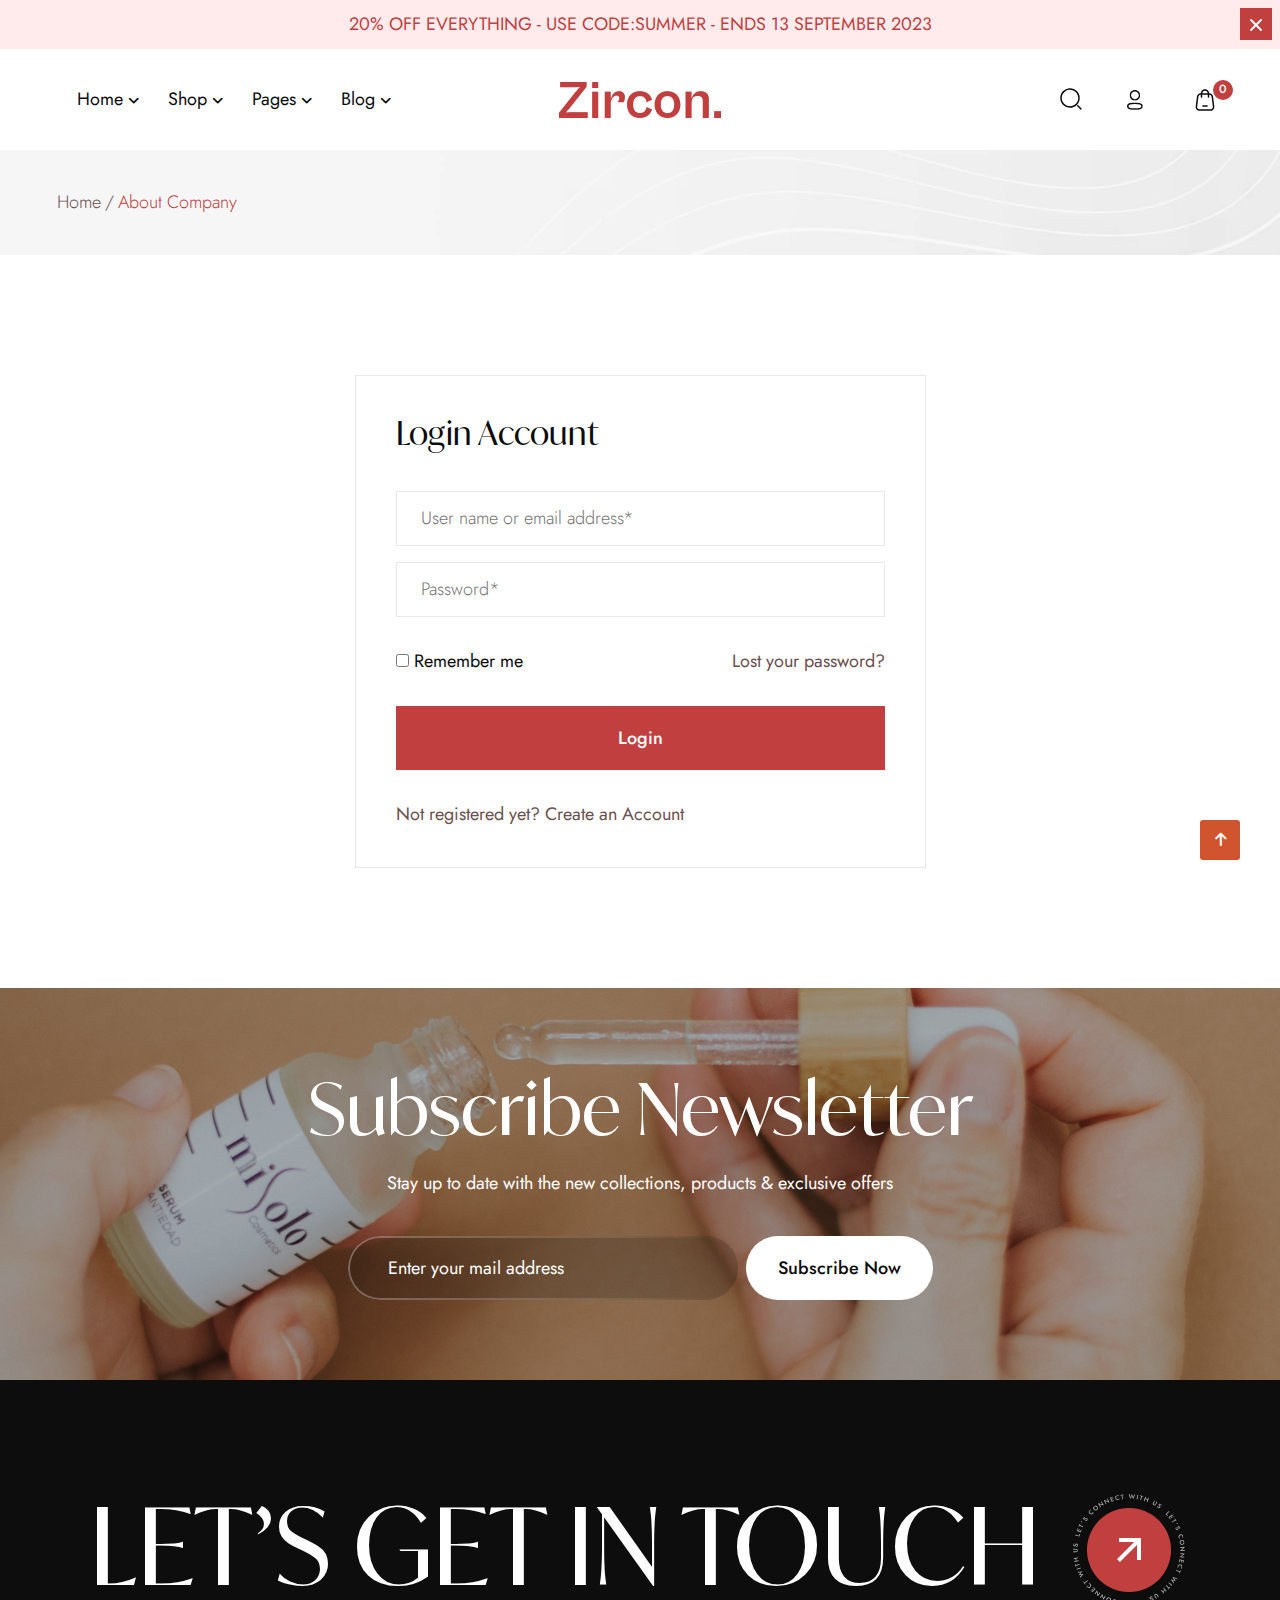
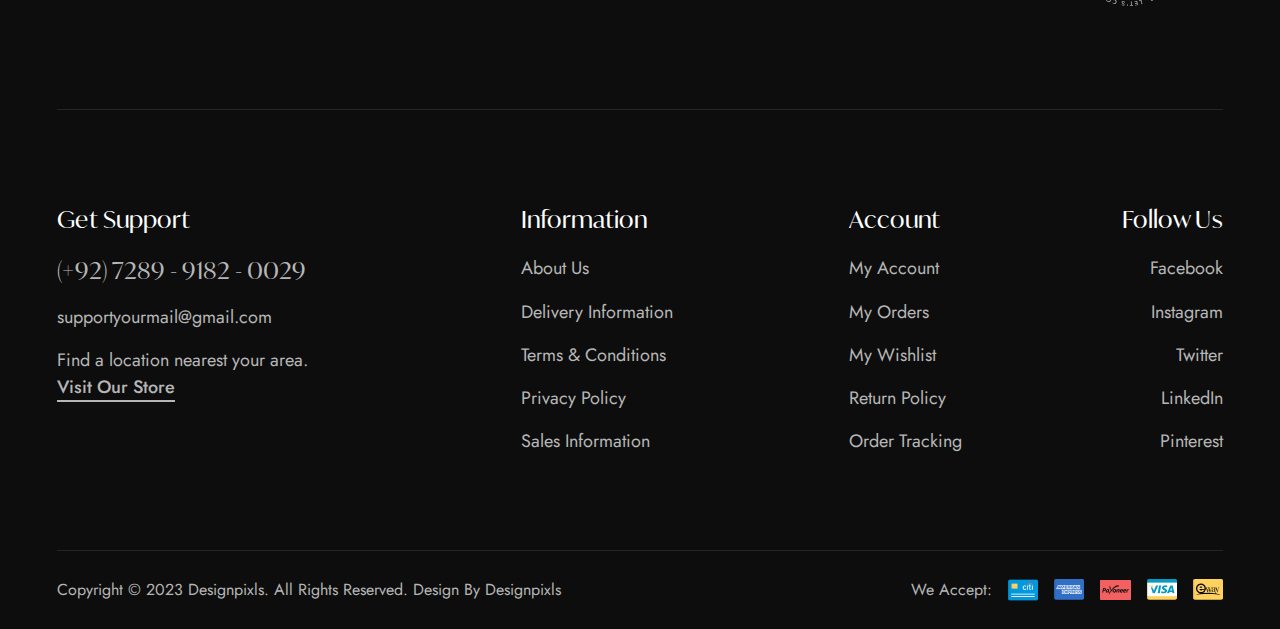
<file: login.html>
<!DOCTYPE html>
<html lang="en">

<head>
    <meta charset="UTF-8">
    <meta name="viewport" content="width=device-width, initial-scale=1.0">
    <title>Zircon - Cosmetics & Beauty</title>

    <!--favicon-->
    <link rel="icon" href="assets/images/favicon.png">

    <!--essential css files-->
    <link rel="stylesheet" href="assets/css/bootstrap.css">
    <link rel="stylesheet" href="assets/css/all.css">
    <link rel="stylesheet" href="assets/css/swiper-bundle.min.css">
    <link rel="stylesheet" href="assets/css/nice-select2.css">
    <link rel="stylesheet" href="assets/css/style.css">

    <!--essential scripts file-->
    <script src="assets/js/popper.min.js" defer="defer"></script>
    <script src="assets/js/bootstrap.min.js" defer="defer"></script>
    <script src="assets/js/swiper-bundle.min.js" defer="defer"></script>
    <script src="assets/js/gsap.js" defer="defer"></script>
    <script src="assets/js/gsap-scroll-trigger.js" defer="defer"></script>
    <script src="assets/js/gsap-split-text.js" defer="defer"></script>
    <script src="assets/js/nice-select2.js" defer="defer"></script>
    <script src="assets/js/scripts.js" defer="defer"></script>
</head>

<body>

    <div class="zc_preloader">
        <div class="zc_loading_container">
            <div class="loading_text">
                <span>Z</span>
                <span>i</span>
                <span>r</span>
                <span>c</span>
                <span>o</span>
                <span>n</span>
                <span>.</span>
            </div>
        </div>
    </div>

    <!--START:Header Section -->
    <header class="zc_header_default header-sticky">
        <div class="zc_coupon_announce position-relative">
            <p class="mb-0 text-center text-uppercase">20% off everything - Use code:Summer - Ends 13 September 2023</p>
            <button href="#" class="zc_announce_close">
                <svg width="20" height="20" viewBox="0 0 20 20" fill="none" xmlns="http://www.w3.org/2000/svg">
                    <path d="M15 5L5 15" stroke="white" stroke-width="2" stroke-linecap="round" stroke-linejoin="round" />
                    <path d="M5 5L15 15" stroke="white" stroke-width="2" stroke-linecap="round" stroke-linejoin="round" />
                </svg>
            </button>
        </div>
        <div class="zc_header_nav">
            <div class="container">
                <div class="row align-items-center">
                    <div class="col-5 col-sm-6 d-lg-none">
                        <div class="zc_header_logo text-start">
                            <a href="index.html"><img src="assets/images/logo.png" alt="logo" class="img-fluid"></a>
                        </div>
                    </div>
                    <div class="col-xl-5 col-lg-5 d-none d-lg-flex">
                        <nav class="zc_nav_menu">
                            <ul>
                                <li class="has-submenu"><a href="#">Home</a>
                                    <ul class="submenu-wrapper">
                                        <li><a href="index.html">Home Page 1</a></li>
                                        <li><a href="index-2.html">Home Page 2</a></li>
                                        <li><a href="index-3.html">Home Page 3</a></li>
                                    </ul>
                                </li>
                                <li class="has-submenu has-megamenu"><a href="#">Shop</a>
                                    <!-- Mega Menu  -->
                                    <div class="zc_megamenu">
                                        <div class="header-submenu-wrapper">
                                            <div class="container">
                                                <div class="header-megamenu-wrapper row">
                                                    <div class="col-3">
                                                        <!-- Header Mega Menu List -->
                                                        <div class="header-megamenu-list">
                                                            <a href="shop.html" class="header-megamenu-title">Best Seller</a>
                                                            <ul role="list">
                                                                <li>
                                                                    <a href="shop.html" class="link-animation">T-shirt dress</a>
                                                                    <span class="badge">Sale</span>
                                                                </li>
                                                                <li>
                                                                    <a href="shop.html" class="link-animation">T-shirt dress</a>
                                                                </li>
                                                                <li>
                                                                    <a href="shop.html" class="link-animation">Denim jacket</a>
                                                                </li>
                                                            </ul>
                                                        </div>
                                                        <!-- Header Mega Menu List -->
                                                        <div class="header-megamenu-list">
                                                            <a href="shop.html" class="header-megamenu-title">Fashion</a>
                                                            <ul role="list">
                                                                <li>
                                                                    <a href="shop.html" class="link-animation">Pencil skirt</a>
                                                                    <span class="badge sale">Sale</span>
                                                                </li>
                                                                <li>
                                                                    <a href="shop.html" class="link-animation">Maxi dress</a>
                                                                </li>
                                                                <li>
                                                                    <a href="shop.html" class="link-animation">Crop top</a>
                                                                </li>
                                                                <li>
                                                                    <a href="shop.html" class="link-animation">Skinny jeans</a>
                                                                    <span class="badge new">Sale</span>
                                                                </li>
                                                                <li>
                                                                    <a href="shop.html" class="link-animation">Women Shirt</a>
                                                                </li>
                                                            </ul>
                                                        </div>
                                                    </div>
                                                    <div class="col-3">
                                                        <!-- Header Mega Menu List -->
                                                        <div class="header-megamenu-list">
                                                            <a href="shop.html" class="header-megamenu-title">Hot Deals</a>
                                                            <ul role="list">
                                                                <li>
                                                                    <a href="shop.html" class="link-animation">Button-down shirt</a>
                                                                    <span class="badge">Sale</span>
                                                                </li>
                                                                <li>
                                                                    <a href="shop.html" class="link-animation">High-waist pants</a>
                                                                </li>
                                                                <li>
                                                                    <a href="shop.html" class="link-animation">Tunic top</a>
                                                                </li>
                                                                <li>
                                                                    <a href="shop.html" class="link-animation">Peplum blouse</a>
                                                                    <span class="badge">Sale</span>
                                                                </li>
                                                                <li>
                                                                    <a href="shop.html" class="link-animation">Women Shirt</a>
                                                                </li>
                                                            </ul>
                                                        </div>
                                                        <!-- Header Mega Menu List -->
                                                        <div class="header-megamenu-list">
                                                            <a href="#" class="header-megamenu-title">Fashion</a>
                                                            <ul class="" role="list">
                                                                <li>
                                                                    <a href="shop.html" class="link-animation">Pencil skirt</a>
                                                                    <span class="badge sale badge">Sale</span>
                                                                </li>
                                                                <li>
                                                                    <a href="shop.html" class="link-animation">Maxi dress</a>
                                                                </li>
                                                                <li>
                                                                    <a href="shop.html" class="link-animation">Crop top</a>
                                                                </li>
                                                                <li>
                                                                    <a href="shop.html" class="link-animation">Skinny jeans</a>
                                                                    <span class="badge new">Sale</span>
                                                                </li>
                                                                <li>
                                                                    <a href="shop.html" class="link-animation">Women Shirt</a>
                                                                </li>
                                                            </ul>
                                                        </div>
                                                    </div>
                                                    <div class="col-3">
                                                        <!-- Header Mega Menu List -->
                                                        <div class="header-megamenu-list">
                                                            <a href="#" class="header-megamenu-title">Hot Deals</a>
                                                            <ul role="list">
                                                                <li>
                                                                    <a href="#" class="link-animation">Long sleeve shirt</a>
                                                                </li>
                                                                <li>
                                                                    <a href="#" class="link-animation">Shorts Gym Snad</a>
                                                                </li>
                                                                <li>
                                                                    <a href="#" class="link-animation">Black Zipper</a>
                                                                </li>
                                                                <li>
                                                                    <a href="#" class="link-animation">Peplum blouse</a>
                                                                    <span class="badge sale">Sale</span>
                                                                </li>
                                                                <li>
                                                                    <a href="#" class="link-animation">Women Shirt</a>
                                                                </li>
                                                            </ul>
                                                        </div>
                                                        <!-- Header Mega Menu List -->
                                                        <div class="header-megamenu-list">
                                                            <a href="#" class="header-megamenu-title">Fashion</a>
                                                            <ul role="list">
                                                                <li>
                                                                    <a href="#" class="link-animation">Pencil skirt</a>
                                                                    <span class="badge sale">Sale</span>
                                                                </li>
                                                                <li>
                                                                    <a href="#" class="link-animation">Maxi dress</a>
                                                                </li>
                                                                <li>
                                                                    <a href="#" class="link-animation">Crop top</a>
                                                                </li>
                                                                <li>
                                                                    <a href="#" class="link-animation">Skinny jeans</a>
                                                                    <span class="badge new">Sale</span>
                                                                </li>
                                                                <li>
                                                                    <a href="#" class="link-animation">Women Shirt</a>
                                                                </li>
                                                            </ul>
                                                        </div>
                                                    </div>
                                                    <div class="col-3">
                                                        <div class="header-megamenu-banner">
                                                            <h5 class="banner-title">Off work on payday.</h5>
                                                            <img loading="lazy" src="assets/images/look-book/lookbook3.2img.png" alt="Zircon" class="megamenu-banner-image" />
                                                            <p class="p-lg banner-text ">
                                                                New Arrival Sale 20% Discount <br>
                                                                <a class="single-button link-animation" href="/shop.html">
                                                                    Shop Now
                                                                </a>
                                                            </p>
                                                        </div>
                                                    </div>
                                                </div>
                                            </div>
                                        </div>
                                    </div>
                                </li>
                                <li class="has-submenu"><a href="#">Pages</a>
                                    <ul class="submenu-wrapper">
                                        <li><a href="about.html">About Us</a></li>
                                        <li><a href="contact.html">Contact</a></li>
                                        <li class="has-submenu"><a href="javascript:void(0)">Product</a>
                                            <ul class="submenu-wrapper">
                                                <li><a href="shop.html">Shop Grid</a></li>
                                                <li><a href="shop-list.html">Shop List</a></li>
                                                <li><a href="product-details.html">Product Details</a></li>
                                                <li><a href="product-details-2.html">Product Details V2</a></li>
                                                <li><a href="product-details-3.html">Product Details V3</a></li>
                                                <li><a href="checkout.html">Checkout</a></li>
                                            </ul>
                                        </li>
                                        <li><a href="faq.html">Faq</a></li>
                                        <li><a href="cart.html">Cart</a></li>
                                        <li><a href="wishlist.html">Wishlist</a></li>
                                        <li><a href="order-tracking.html">Order Tracking</a></li>
                                    </ul>
                                </li>
                                <li class="has-submenu"><a href="#">Blog</a>
                                    <ul class="submenu-wrapper">
                                        <li><a href="blog.html">Blog List</a></li>
                                        <li><a href="blog-single.html">Blog Details</a></li>
                                    </ul>
                                </li>
                            </ul>
                        </nav>
                    </div>
                    <div class="col-xl-2 col-lg-3 d-none d-lg-block">
                        <div class="zc_header_logo text-center">
                            <a href="index.html"><img src="assets/images/logo.png" alt="logo" class="img-fluid"></a>
                        </div>
                    </div>
                    <div class="col-xl-5 col-lg-4 col-7 col-sm-6">
                        <div class="zc_header_right d-flex align-items-center justify-content-end">
                            <div class="header-search">
                                <button type="button" class="zc_header_search zc_headerSrc-open" data-bs-toggle="dropdown" aria-expanded="false">
                                    <svg width="24" height="24" viewBox="0 0 24 24" fill="none" xmlns="http://www.w3.org/2000/svg">
                                        <path d="M22.0001 22.7502C21.9016 22.7505 21.804 22.7312 21.7131 22.6934C21.6221 22.6556 21.5395 22.6002 21.4701 22.5302L18.2501 19.3102C18.1176 19.1681 18.0455 18.98 18.0489 18.7857C18.0524 18.5914 18.1311 18.406 18.2685 18.2686C18.4059 18.1312 18.5913 18.0525 18.7856 18.0491C18.9799 18.0456 19.1679 18.1178 19.3101 18.2502L22.5301 21.4702C22.6349 21.5751 22.7062 21.7087 22.7351 21.8541C22.764 21.9995 22.7491 22.1502 22.6924 22.2872C22.6357 22.4241 22.5397 22.5412 22.4165 22.6236C22.2932 22.7061 22.1484 22.7501 22.0001 22.7502Z" fill="#0D0D0D" />
                                        <path d="M11 20.7502C9.07164 20.7502 7.18657 20.1784 5.58319 19.1071C3.97982 18.0357 2.73013 16.513 1.99218 14.7314C1.25422 12.9498 1.06114 10.9894 1.43735 9.09812C1.81355 7.2068 2.74215 5.46952 4.10571 4.10596C5.46928 2.7424 7.20656 1.8138 9.09787 1.43759C10.9892 1.06139 12.9496 1.25447 14.7312 1.99242C16.5127 2.73038 18.0355 3.98006 19.1068 5.58344C20.1782 7.18682 20.75 9.07188 20.75 11.0002C20.7471 13.5852 19.7189 16.0635 17.8911 17.8913C16.0632 19.7192 13.585 20.7473 11 20.7502ZM11 2.75025C9.36831 2.75025 7.77326 3.2341 6.41655 4.14062C5.05984 5.04715 4.00242 6.33562 3.378 7.84311C2.75358 9.3506 2.5902 11.0094 2.90853 12.6097C3.22685 14.2101 4.01259 15.6801 5.16637 16.8339C6.32016 17.9877 7.79017 18.7734 9.39051 19.0917C10.9909 19.4101 12.6497 19.2467 14.1571 18.6223C15.6646 17.9978 16.9531 16.9404 17.8596 15.5837C18.7661 14.227 19.25 12.6319 19.25 11.0002C19.2476 8.81294 18.3777 6.71591 16.831 5.16925C15.2843 3.62259 13.1873 2.75263 11 2.75025Z" fill="#0D0D0D" />
                                    </svg>
                                </button>
                                <div class="dropdown-menu dropdown-menu-end" style="">
                                    <form class="search-form d-flex align-items-center gap-2">
                                        <input type="text" placeholder="Search..." class="theme-input bg-transparent">
                                        <button type="submit" class="submit-btn">Go</button>
                                    </form>
                                </div>
                            </div>
                            <div class="zc_header_user d-none d-sm-block">
                                <a href="#">
                                    <svg width="24" height="24" viewBox="0 0 24 24" fill="none" xmlns="http://www.w3.org/2000/svg">
                                        <mask id="mask0_140_1208" style="mask-type:luminance" maskUnits="userSpaceOnUse" x="4" y="14" width="16" height="8">
                                            <path fill-rule="evenodd" clip-rule="evenodd" d="M4 14.4961H19.8399V21.8701H4V14.4961Z" fill="white" />
                                        </mask>
                                        <g mask="url(#mask0_140_1208)">
                                            <path fill-rule="evenodd" clip-rule="evenodd" d="M11.921 15.9961C7.66 15.9961 5.5 16.7281 5.5 18.1731C5.5 19.6311 7.66 20.3701 11.921 20.3701C16.181 20.3701 18.34 19.6381 18.34 18.1931C18.34 16.7351 16.181 15.9961 11.921 15.9961ZM11.921 21.8701C9.962 21.8701 4 21.8701 4 18.1731C4 14.8771 8.521 14.4961 11.921 14.4961C13.88 14.4961 19.84 14.4961 19.84 18.1931C19.84 21.4891 15.32 21.8701 11.921 21.8701Z" fill="#0D0D0D" />
                                        </g>
                                        <mask id="mask1_140_1208" style="mask-type:luminance" maskUnits="userSpaceOnUse" x="6" y="2" width="12" height="11">
                                            <path fill-rule="evenodd" clip-rule="evenodd" d="M6.61035 2.00012H17.2304V12.6187H6.61035V2.00012Z" fill="white" />
                                        </mask>
                                        <g mask="url(#mask1_140_1208)">
                                            <path fill-rule="evenodd" clip-rule="evenodd" d="M11.9214 3.42776C9.78038 3.42776 8.03838 5.16876 8.03838 7.30976C8.03138 9.44376 9.76038 11.1838 11.8924 11.1918L11.9214 11.9058V11.1918C14.0614 11.1918 15.8024 9.44976 15.8024 7.30976C15.8024 5.16876 14.0614 3.42776 11.9214 3.42776ZM11.9214 12.6188H11.8894C8.96738 12.6098 6.60038 10.2268 6.61038 7.30676C6.61038 4.38176 8.99238 1.99976 11.9214 1.99976C14.8494 1.99976 17.2304 4.38176 17.2304 7.30976C17.2304 10.2378 14.8494 12.6188 11.9214 12.6188Z" fill="#0D0D0D" />
                                        </g>
                                    </svg>
                                </a>
                                <ul class="position-absolute user-menu">
                                    <li><a href="login.html">Login</a></li>
                                    <li><a href="signup.html">Sign Up</a></li>
                                    <li><a href="login.html">My Account</a></li>
                                </ul>
                            </div>
                            <div class="zc_header_cart d-none d-sm-block">
                                <button type="button">
                                    <svg width="24" height="24" viewBox="0 0 24 24" fill="none" xmlns="http://www.w3.org/2000/svg">
                                        <path d="M17.5995 22.7383H6.39947C5.86779 22.7383 5.34219 22.6252 4.85756 22.4066C4.37293 22.1879 3.94036 21.8687 3.58854 21.47C3.23673 21.0714 2.97372 20.6025 2.81699 20.0945C2.66026 19.5864 2.61338 19.0508 2.67947 18.5233L3.92947 8.52328C4.04381 7.61692 4.48465 6.78333 5.16942 6.17863C5.85419 5.57393 6.73592 5.23961 7.64947 5.23828H16.3495C17.2629 5.23977 18.1445 5.57399 18.8294 6.17842C19.5143 6.78286 19.9555 7.6161 20.0705 8.52228L21.3205 18.5223C21.3866 19.05 21.3396 19.5857 21.1829 20.0938C21.0261 20.602 20.763 21.071 20.4111 21.4697C20.0592 21.8685 19.6265 22.1878 19.1417 22.4065C18.657 22.6252 18.1313 22.7383 17.5995 22.7383ZM7.64547 6.73828C7.0974 6.73929 6.56848 6.93996 6.15766 7.30274C5.74684 7.66552 5.48228 8.16555 5.41347 8.70928L4.16347 18.7093C4.12354 19.0262 4.1516 19.348 4.24579 19.6532C4.33998 19.9584 4.49812 20.24 4.70969 20.4793C4.92127 20.7186 5.1814 20.9101 5.47277 21.0409C5.76414 21.1718 6.08005 21.2391 6.39947 21.2383H17.5995C17.9186 21.2385 18.2341 21.1708 18.525 21.0397C18.8159 20.9086 19.0756 20.7171 19.2868 20.4778C19.4981 20.2386 19.6559 19.9572 19.75 19.6523C19.8441 19.3474 19.8722 19.0259 19.8325 18.7093L18.5825 8.70928C18.513 8.16564 18.2481 7.66584 17.8372 7.30316C17.4263 6.94047 16.8975 6.73969 16.3495 6.73828H7.64547Z" fill="#0D0D0D" />
                                        <path d="M15.499 9.75024C15.3001 9.75024 15.1093 9.67123 14.9687 9.53057C14.828 9.38992 14.749 9.19916 14.749 9.00024V5.50024C14.749 4.7709 14.4593 4.07143 13.9436 3.5557C13.4278 3.03998 12.7284 2.75024 11.999 2.75024C11.2697 2.75024 10.5702 3.03998 10.0545 3.5557C9.53875 4.07143 9.24902 4.7709 9.24902 5.50024V9.00024C9.24902 9.19916 9.17001 9.38992 9.02935 9.53057C8.8887 9.67123 8.69794 9.75024 8.49902 9.75024C8.30011 9.75024 8.10935 9.67123 7.96869 9.53057C7.82804 9.38992 7.74902 9.19916 7.74902 9.00024V5.50024C7.74902 4.37307 8.19679 3.29207 8.99382 2.49504C9.79085 1.69801 10.8719 1.25024 11.999 1.25024C13.1262 1.25024 14.2072 1.69801 15.0042 2.49504C15.8013 3.29207 16.249 4.37307 16.249 5.50024V9.00024C16.249 9.19916 16.17 9.38992 16.0294 9.53057C15.8887 9.67123 15.6979 9.75024 15.499 9.75024Z" fill="#0D0D0D" />
                                        <path d="M14 18.75H10C9.80109 18.75 9.61032 18.671 9.46967 18.5303C9.32902 18.3897 9.25 18.1989 9.25 18C9.25 17.8011 9.32902 17.6103 9.46967 17.4697C9.61032 17.329 9.80109 17.25 10 17.25H14C14.1989 17.25 14.3897 17.329 14.5303 17.4697C14.671 17.6103 14.75 17.8011 14.75 18C14.75 18.1989 14.671 18.3897 14.5303 18.5303C14.3897 18.671 14.1989 18.75 14 18.75Z" fill="#0D0D0D" />
                                    </svg>
                                </button>
                                <span class="zc_cart_count">0</span>
                            </div>
                            <div class="header-toggle zc3_header-toggle d-lg-none">
                                <button type="button" class="zc3_menu_toggler d-lg-none">
                                    <span></span>
                                    <span></span>
                                    <span></span>
                                </button>
                            </div>
                        </div>
                    </div>
                </div>
            </div>
        </div>
    </header>
    <!-- END:Header Section -->

    <main id="MainContent">

        <!--breadcrumb section start-->
        <div class="breadcrumb-section pt-40 pb-40" data-background="assets/images/shape/breadcrumb-bg.jpg">
            <div class="container">
                <p class="breadcrumb-text fw-light mb-0"><a href="index.html">Home</a>/<span class="primary-text-color">About Company</span></p>
            </div>
        </div>
        <!--breadcrumb section end-->

        <!--login area start-->
        <div class="login-area ptb-120 bg-white">
            <div class="container">
                <div class="row justify-content-center">
                    <div class="col-xl-6">
                        <form class="theme-form">
                            <h3 class="mb-40">Login Account</h3>
                            <input type="text" placeholder="User name or email address*" class="theme-input">
                            <input type="password" placeholder="Password*" class="theme-input mt-3">
                            <div class="forgot-password d-flex align-items-center justify-content-between gap-2 mt-32 flex-wrap">
                                <label class="mb-0"><input type="checkbox"> Remember me</label>
                                <a href="#" class="gmWsecondaryColor">Lost your password?</a>
                            </div>

                            <button type="submit" class="zc_primary_btn w-100 mt-32">
                                <span class="zc_btnShape"></span>
                                <span class="zc_btnShape"></span>
                                <span class="zc_btnShape"></span>
                                <span class="zc_btnShape"></span>
                                <span class="zc_btn_text">Login</span>
                            </button>
                            <p class="mb-0 mt-32">Not registered yet? <a href="#" class="gmWsecondaryColor">Create an Account</a></p>
                        </form>
                    </div>
                </div>
            </div>
        </div>
        <!--login area end-->

        <!-- NewsLetter Start -->
        <section class="zc_newsletter bgImg" style="background-image: url(assets/images/banner/newsletter-bg.jpg);">
            <div class="container">
                <div class="row">
                    <div class="col-lg-12">
                        <div class="newsletter_bg text-center py-80">
                            <h2 class="zc_section_heading text-white mb-24 split-text right">Subscribe Newsletter</h2>
                            <p class="text-white mb-40 ">Stay up to date with the new collections, products & exclusive offers</p>
                            <form action="" class="d-flex align-items-center justify-content-center">
                                <div class="newsletter_input">
                                    <input type="text" placeholder="Enter your mail address">
                                </div>
                                <button type="submit" class="zc_primary_btn">
                                    <span class="zc_btnShape"></span>
                                    <span class="zc_btnShape"></span>
                                    <span class="zc_btnShape"></span>
                                    <span class="zc_btnShape"></span>
                                    <span class="zc_btn_text">Subscribe Now</span>
                                </button>
                            </form>
                        </div>
                    </div>
                </div>
            </div>
        </section>
        <!-- NewsLetter End -->
    </main>

    <!-- START:Footer Area -->
    <footer class="zc_footer_area pt-96">
        <div class="container">
            <div class="row">
                <div class="col-lg-12">
                    <div class="footer_header">
                        <div>
                            <h2 class="split-text right">Let’s Get In Touch</h2>
                        </div>
                        <button><img src="assets/images/footer-arrow-button.png" alt="Zircon"></button>
                    </div>
                </div>
            </div>
            <div class="row pb-96">
                <div class="col-xl-4 col-lg-4 col-md-6 mb-3 mb-md-0">
                    <aside class="zc_footer_widget">
                        <h4 class="widget_title text-white">Get Support</h4>
                        <ul>
                            <li><a href="tel:92728991820029">
                                    <h3>(+92) 7289 - 9182 - 0029</h3>
                                </a></li>
                            <li><a href="mailto:supportyourmail@gmail.com">supportyourmail@gmail.com</a></li>
                            <li>
                                <p>Find a location nearest your area.</p>
                            </li>
                        </ul>
                        <a class="visit_btn" href="javascript:void(0);">Visit Our Store</a>
                    </aside>
                </div>
                <div class="col-xl-3 col-lg-3 col-md-6 mb-3 mb-lg-0">
                    <aside class="zc_footer_widget zc_widget02">
                        <h4 class="widget_title text-white">Information</h4>
                        <ul>
                            <li><a href="javascript:void(0);">About Us</a></li>
                            <li><a href="javascript:void(0);">Delivery Information</a></li>
                            <li><a href="javascript:void(0);">Terms & Conditions</a></li>
                            <li><a href="javascript:void(0);">Privacy Policy</a></li>
                            <li><a href="javascript:void(0);">Sales Information</a></li>
                        </ul>
                    </aside>
                </div>
                <div class="col-xl-3 col-lg-3 col-md-6 mb-3 mb-md-0">
                    <aside class="zc_footer_widget zc_widget03">
                        <h4 class="widget_title text-white">Account</h4>
                        <ul>
                            <li><a href="javascript:void(0);">My Account</a></li>
                            <li><a href="javascript:void(0);">My Orders</a></li>
                            <li><a href="javascript:void(0);">My Wishlist</a></li>
                            <li><a href="javascript:void(0);">Return Policy</a></li>
                            <li><a href="javascript:void(0);">Order Tracking</a></li>
                        </ul>
                    </aside>
                </div>
                <div class="col-xl-2 col-lg-2 col-md-6">
                    <aside class="zc_footer_widget text-end">
                        <h4 class="widget_title text-white">Follow Us</h4>
                        <ul>
                            <li><a href="javascript:void(0);">Facebook</a></li>
                            <li><a href="javascript:void(0);">Instagram</a></li>
                            <li><a href="javascript:void(0);">Twitter</a></li>
                            <li><a href="javascript:void(0);">LinkedIn</a></li>
                            <li><a href="javascript:void(0);">Pinterest</a></li>
                        </ul>
                    </aside>
                </div>
            </div>
            <div class="zc_footer_copyright">
                <div class="row align-items-center">
                    <div class="col-xl-6 col-lg-7 col-md-12">
                        <p class="mb-0">Copyright © 2023 Designpixls. All Rights Reserved. Design By Designpixls</p>
                    </div>
                    <div class="col-xl-6 col-lg-5 col-md-12">
                        <div class="d-flex align-items-center justify-content-lg-end justify-content-center">
                            <span>We Accept:</span>
                            <figure class="m-0"><img src="assets/images/payment-method.png" alt="Zircon"></figure>
                        </div>
                    </div>
                </div>
            </div>
        </div>
    </footer>
    <!-- END:Footer Area -->

    <!-- Scroll to Top button Start -->
    <button type="button" class="scroll-top-btn"><i class="fas fa-arrow-up"></i></button>
    <!-- Scroll to Top button End -->

    <!-- Header Mobile Menu Start -->
    <div class="zc_mobile-menu">
        <a href="javascript:void(0)" class="close"><i class="fas fa-xmark"></i></a>
        <a href="#" class="logo"><img src="assets/images/logo-3.png" alt="logo" class="img-fluid"></a>
        <ul class="mobile-nav-menu">
            <li class="has-submenu">
                <a href="javascript:void(0)">Home</a>
                <i class="fas fa-angle-down"></i>
                <ul class="submenu-wrapper" style="display: none;">
                    <li><a href="index.html">Home Page 1</a></li>
                    <li><a href="index-2.html">Home Page 2</a></li>
                    <li><a href="index-3.html">Home Page 3</a></li>
                </ul>
            </li>
            <li><a href="about.html">About</a></li>
            <li class="has-submenu"><a href="javascript:void(0)">Pages</a>
                <i class="fas fa-angle-down"></i>
                <ul class="submenu-wrapper" style="display: none;">
                    <li><a href="cart.html">Cart</a></li>
                    <li><a href="checkout.html">Checkout</a></li>
                    <li><a href="faq.html">Faq</a></li>
                    <li><a href="wishlist.html">Wishlist</a></li>
                    <li><a href="order-tracking.html">Order Tracking</a></li>
                </ul>

            </li>
            <li class="has-submenu"><a href="javascript:void(0)">Blog</a>
                <i class="fas fa-angle-down"></i>
                <ul class="submenu-wrapper" style="display: none;">
                    <li><a href="blog.html">Blog List</a></li>
                    <li><a href="blog-single.html">Blog Details</a></li>
                </ul>
            </li>
            <li class="has-submenu"><a href="javascript:void(0)">Shop</a>
                <i class="fas fa-angle-down"></i>
                <ul class="submenu-wrapper" style="display: none;">
                    <li><a href="shop.html">Shop Grid</a></li>
                    <li><a href="shop-list.html">Shop List</a></li>
                    <li><a href="product-details.html">Product Details</a></li>
                    <li><a href="product-details-2.html">Product Details V2</a></li>
                    <li><a href="product-details-3.html">Product Details V3</a></li>
                </ul>
            </li>
            <li><a href="wishlist.html">Wishlist</a></li>
            <li><a href="contact.html">Contact</a></li>
        </ul>
        <form class="mobile-search d-flex align-items-center mt-5" action="#">
            <input type="text" placeholder="Search..." class="theme-input">
            <button type="submit" class="template-btn primary-btn"><span>Go</span></button>
        </form>
    </div>
    <!-- Header Mobile Menu End -->

</body>

</html>
</file>
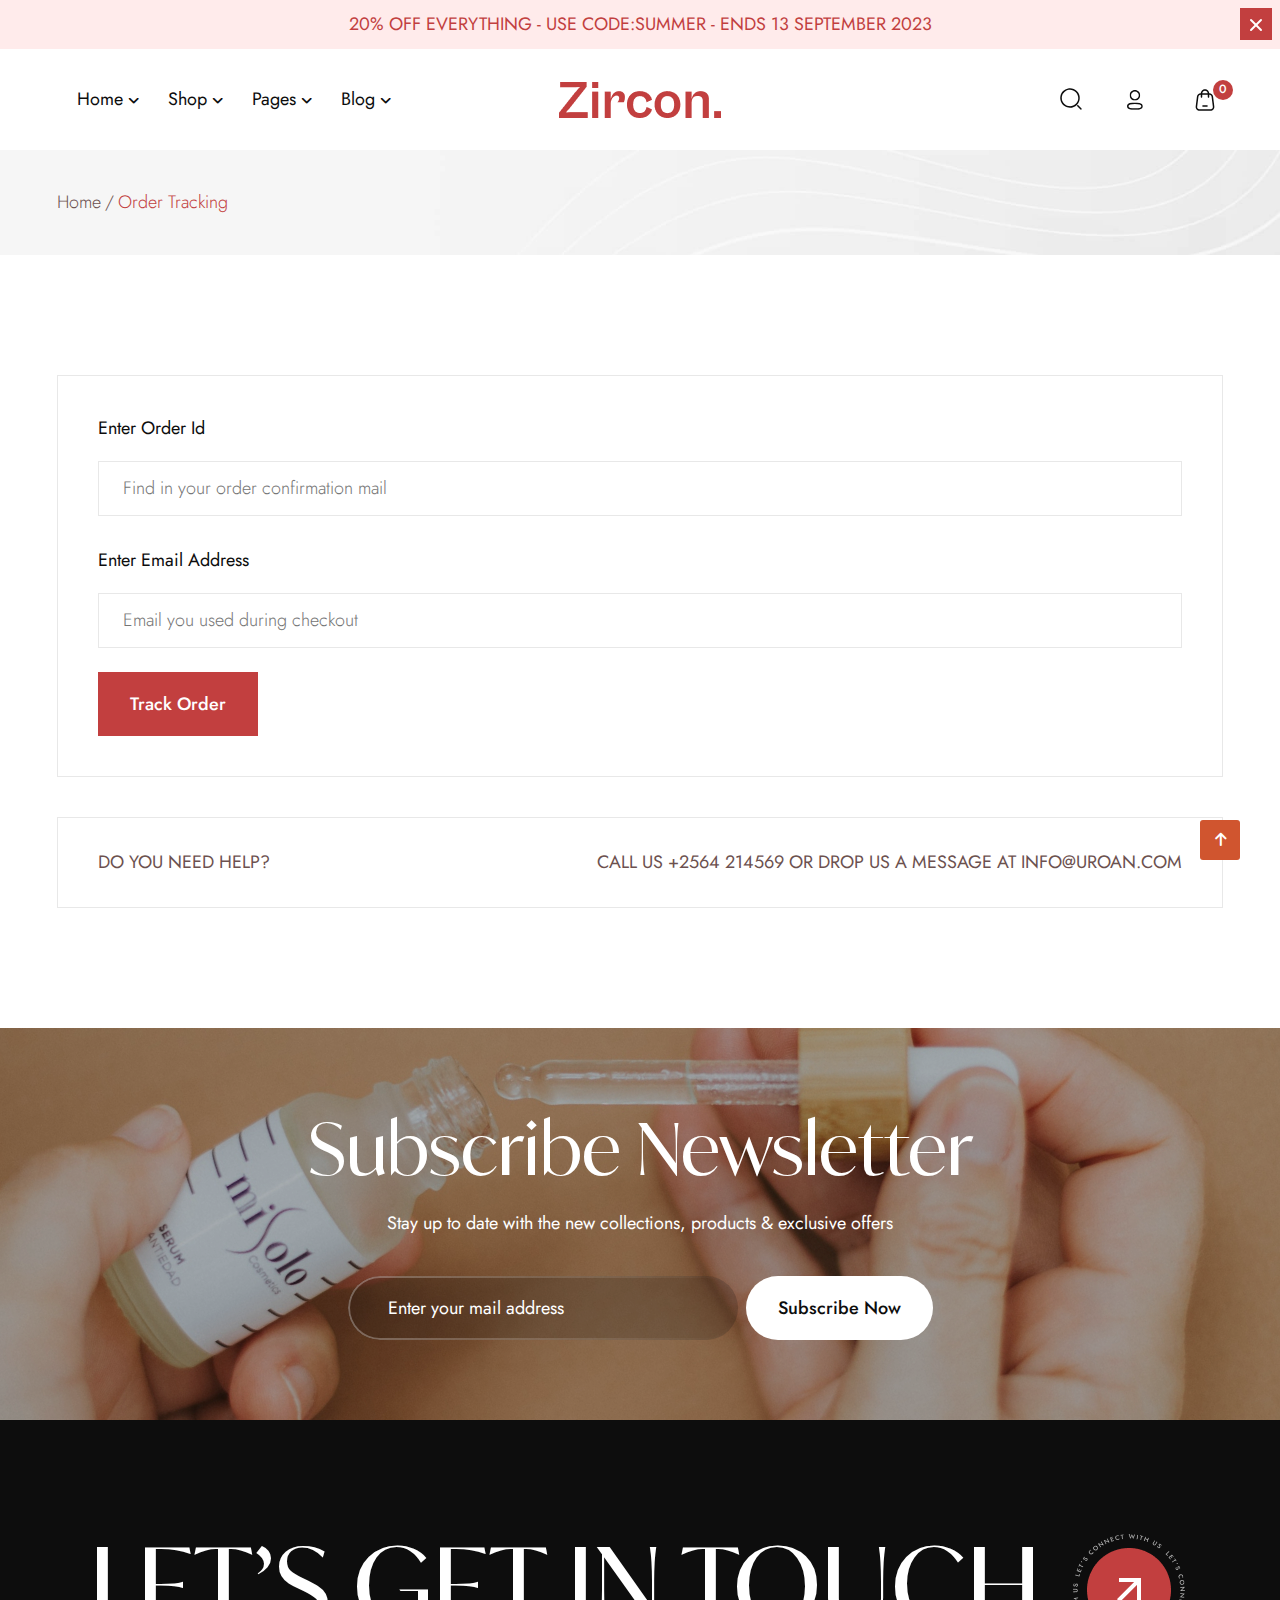
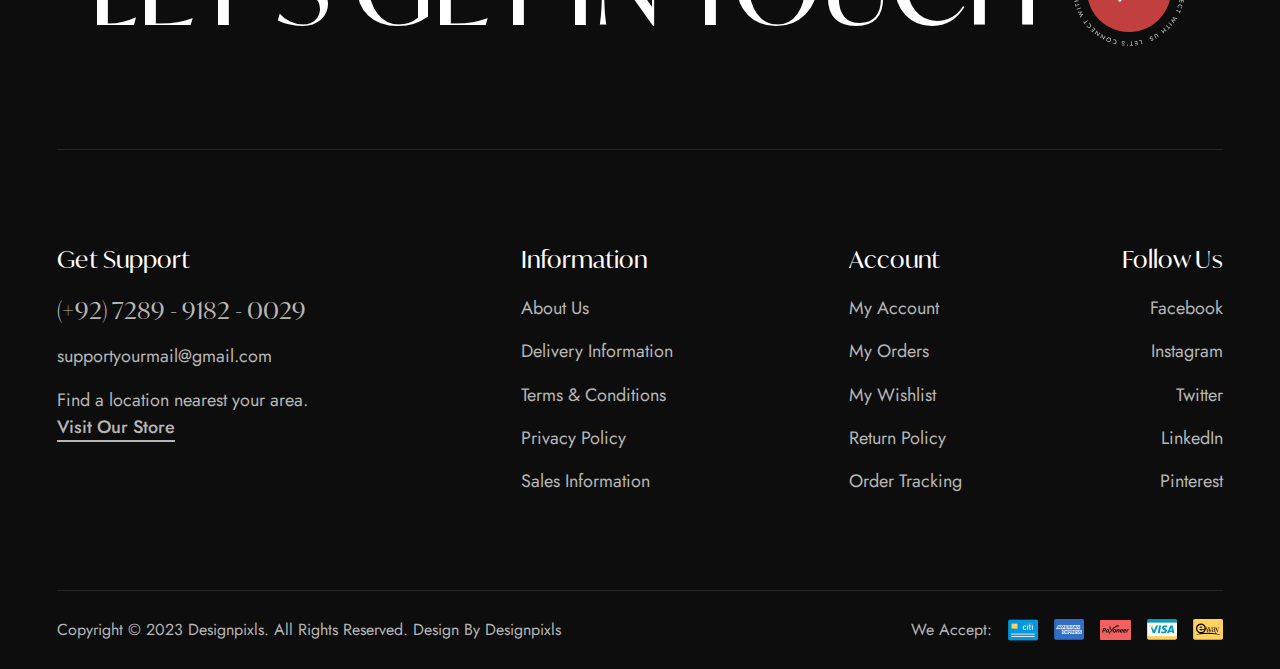
<file: order-tracking.html>
<!DOCTYPE html>
<html lang="en">

<head>
    <meta charset="UTF-8">
    <meta name="viewport" content="width=device-width, initial-scale=1.0">
    <title>Zircon - Cosmetics & Beauty</title>

    <!--favicon-->
    <link rel="icon" href="assets/images/favicon.png">

    <!--essential css files-->
    <link rel="stylesheet" href="assets/css/bootstrap.css">
    <link rel="stylesheet" href="assets/css/all.css">
    <link rel="stylesheet" href="assets/css/swiper-bundle.min.css">
    <link rel="stylesheet" href="assets/css/nice-select2.css">
    <link rel="stylesheet" href="assets/css/style.css">

    <!--essential scripts file-->
    <script src="assets/js/popper.min.js" defer="defer"></script>
    <script src="assets/js/bootstrap.min.js" defer="defer"></script>
    <script src="assets/js/swiper-bundle.min.js" defer="defer"></script>
    <script src="assets/js/gsap.js" defer="defer"></script>
    <script src="assets/js/gsap-scroll-trigger.js" defer="defer"></script>
    <script src="assets/js/gsap-split-text.js" defer="defer"></script>
    <script src="assets/js/nice-select2.js" defer="defer"></script>
    <script src="assets/js/scripts.js" defer="defer"></script>
</head>

<body>

    <div class="zc_preloader">
        <div class="zc_loading_container">
            <div class="loading_text">
                <span>Z</span>
                <span>i</span>
                <span>r</span>
                <span>c</span>
                <span>o</span>
                <span>n</span>
                <span>.</span>
            </div>
        </div>
    </div>


    <!--START:Header Section -->
    <header class="zc_header_default header-sticky">
        <div class="zc_coupon_announce position-relative">
            <p class="mb-0 text-center text-uppercase">20% off everything - Use code:Summer - Ends 13 September 2023</p>
            <button href="#" class="zc_announce_close">
                <svg width="20" height="20" viewBox="0 0 20 20" fill="none" xmlns="http://www.w3.org/2000/svg">
                    <path d="M15 5L5 15" stroke="white" stroke-width="2" stroke-linecap="round" stroke-linejoin="round" />
                    <path d="M5 5L15 15" stroke="white" stroke-width="2" stroke-linecap="round" stroke-linejoin="round" />
                </svg>
            </button>
        </div>
        <div class="zc_header_nav">
            <div class="container">
                <div class="row align-items-center">
                    <div class="col-5 col-sm-6 d-lg-none">
                        <div class="zc_header_logo text-start">
                            <a href="index.html"><img src="assets/images/logo.png" alt="logo" class="img-fluid"></a>
                        </div>
                    </div>
                    <div class="col-xl-5 col-lg-5 d-none d-lg-flex">
                        <nav class="zc_nav_menu">
                            <ul>
                                <li class="has-submenu"><a href="#">Home</a>
                                    <ul class="submenu-wrapper">
                                        <li><a href="index.html">Home Page 1</a></li>
                                        <li><a href="index-2.html">Home Page 2</a></li>
                                        <li><a href="index-3.html">Home Page 3</a></li>
                                    </ul>
                                </li>
                                <li class="has-submenu has-megamenu"><a href="#">Shop</a>
                                    <!-- Mega Menu  -->
                                    <div class="zc_megamenu">
                                        <div class="header-submenu-wrapper">
                                            <div class="container">
                                                <div class="header-megamenu-wrapper row">
                                                    <div class="col-3">
                                                        <!-- Header Mega Menu List -->
                                                        <div class="header-megamenu-list">
                                                            <a href="shop.html" class="header-megamenu-title">Best Seller</a>
                                                            <ul role="list">
                                                                <li>
                                                                    <a href="shop.html" class="link-animation">T-shirt dress</a>
                                                                    <span class="badge">Sale</span>
                                                                </li>
                                                                <li>
                                                                    <a href="shop.html" class="link-animation">T-shirt dress</a>
                                                                </li>
                                                                <li>
                                                                    <a href="shop.html" class="link-animation">Denim jacket</a>
                                                                </li>
                                                            </ul>
                                                        </div>
                                                        <!-- Header Mega Menu List -->
                                                        <div class="header-megamenu-list">
                                                            <a href="shop.html" class="header-megamenu-title">Fashion</a>
                                                            <ul role="list">
                                                                <li>
                                                                    <a href="shop.html" class="link-animation">Pencil skirt</a>
                                                                    <span class="badge sale">Sale</span>
                                                                </li>
                                                                <li>
                                                                    <a href="shop.html" class="link-animation">Maxi dress</a>
                                                                </li>
                                                                <li>
                                                                    <a href="shop.html" class="link-animation">Crop top</a>
                                                                </li>
                                                                <li>
                                                                    <a href="shop.html" class="link-animation">Skinny jeans</a>
                                                                    <span class="badge new">Sale</span>
                                                                </li>
                                                                <li>
                                                                    <a href="shop.html" class="link-animation">Women Shirt</a>
                                                                </li>
                                                            </ul>
                                                        </div>
                                                    </div>
                                                    <div class="col-3">
                                                        <!-- Header Mega Menu List -->
                                                        <div class="header-megamenu-list">
                                                            <a href="shop.html" class="header-megamenu-title">Hot Deals</a>
                                                            <ul role="list">
                                                                <li>
                                                                    <a href="shop.html" class="link-animation">Button-down shirt</a>
                                                                    <span class="badge">Sale</span>
                                                                </li>
                                                                <li>
                                                                    <a href="shop.html" class="link-animation">High-waist pants</a>
                                                                </li>
                                                                <li>
                                                                    <a href="shop.html" class="link-animation">Tunic top</a>
                                                                </li>
                                                                <li>
                                                                    <a href="shop.html" class="link-animation">Peplum blouse</a>
                                                                    <span class="badge">Sale</span>
                                                                </li>
                                                                <li>
                                                                    <a href="shop.html" class="link-animation">Women Shirt</a>
                                                                </li>
                                                            </ul>
                                                        </div>
                                                        <!-- Header Mega Menu List -->
                                                        <div class="header-megamenu-list">
                                                            <a href="#" class="header-megamenu-title">Fashion</a>
                                                            <ul class="" role="list">
                                                                <li>
                                                                    <a href="shop.html" class="link-animation">Pencil skirt</a>
                                                                    <span class="badge sale badge">Sale</span>
                                                                </li>
                                                                <li>
                                                                    <a href="shop.html" class="link-animation">Maxi dress</a>
                                                                </li>
                                                                <li>
                                                                    <a href="shop.html" class="link-animation">Crop top</a>
                                                                </li>
                                                                <li>
                                                                    <a href="shop.html" class="link-animation">Skinny jeans</a>
                                                                    <span class="badge new">Sale</span>
                                                                </li>
                                                                <li>
                                                                    <a href="shop.html" class="link-animation">Women Shirt</a>
                                                                </li>
                                                            </ul>
                                                        </div>
                                                    </div>
                                                    <div class="col-3">
                                                        <!-- Header Mega Menu List -->
                                                        <div class="header-megamenu-list">
                                                            <a href="#" class="header-megamenu-title">Hot Deals</a>
                                                            <ul role="list">
                                                                <li>
                                                                    <a href="#" class="link-animation">Long sleeve shirt</a>
                                                                </li>
                                                                <li>
                                                                    <a href="#" class="link-animation">Shorts Gym Snad</a>
                                                                </li>
                                                                <li>
                                                                    <a href="#" class="link-animation">Black Zipper</a>
                                                                </li>
                                                                <li>
                                                                    <a href="#" class="link-animation">Peplum blouse</a>
                                                                    <span class="badge sale">Sale</span>
                                                                </li>
                                                                <li>
                                                                    <a href="#" class="link-animation">Women Shirt</a>
                                                                </li>
                                                            </ul>
                                                        </div>
                                                        <!-- Header Mega Menu List -->
                                                        <div class="header-megamenu-list">
                                                            <a href="#" class="header-megamenu-title">Fashion</a>
                                                            <ul role="list">
                                                                <li>
                                                                    <a href="#" class="link-animation">Pencil skirt</a>
                                                                    <span class="badge sale">Sale</span>
                                                                </li>
                                                                <li>
                                                                    <a href="#" class="link-animation">Maxi dress</a>
                                                                </li>
                                                                <li>
                                                                    <a href="#" class="link-animation">Crop top</a>
                                                                </li>
                                                                <li>
                                                                    <a href="#" class="link-animation">Skinny jeans</a>
                                                                    <span class="badge new">Sale</span>
                                                                </li>
                                                                <li>
                                                                    <a href="#" class="link-animation">Women Shirt</a>
                                                                </li>
                                                            </ul>
                                                        </div>
                                                    </div>
                                                    <div class="col-3">
                                                        <div class="header-megamenu-banner">
                                                            <h5 class="banner-title">Off work on payday.</h5>
                                                            <img loading="lazy" src="assets/images/look-book/lookbook3.2img.png" alt="Zircon" class="megamenu-banner-image" />
                                                            <p class="p-lg banner-text ">
                                                                New Arrival Sale 20% Discount <br>
                                                                <a class="single-button link-animation" href="/shop.html">
                                                                    Shop Now
                                                                </a>
                                                            </p>
                                                        </div>
                                                    </div>
                                                </div>
                                            </div>
                                        </div>
                                    </div>
                                </li>
                                <li class="has-submenu"><a href="#">Pages</a>
                                    <ul class="submenu-wrapper">
                                        <li><a href="about.html">About Us</a></li>
                                        <li><a href="contact.html">Contact</a></li>
                                        <li class="has-submenu"><a href="javascript:void(0)">Product</a>
                                            <ul class="submenu-wrapper">
                                                <li><a href="shop.html">Shop Grid</a></li>
                                                <li><a href="shop-list.html">Shop List</a></li>
                                                <li><a href="product-details.html">Product Details</a></li>
                                                <li><a href="product-details-2.html">Product Details V2</a></li>
                                                <li><a href="product-details-3.html">Product Details V3</a></li>
                                                <li><a href="checkout.html">Checkout</a></li>
                                            </ul>
                                        </li>
                                        <li><a href="faq.html">Faq</a></li>
                                        <li><a href="cart.html">Cart</a></li>
                                        <li><a href="wishlist.html">Wishlist</a></li>
                                        <li><a href="order-tracking.html">Order Tracking</a></li>
                                    </ul>
                                </li>
                                <li class="has-submenu"><a href="#">Blog</a>
                                    <ul class="submenu-wrapper">
                                        <li><a href="blog.html">Blog List</a></li>
                                        <li><a href="blog-single.html">Blog Details</a></li>
                                    </ul>
                                </li>
                            </ul>
                        </nav>
                    </div>
                    <div class="col-xl-2 col-lg-3 d-none d-lg-block">
                        <div class="zc_header_logo text-center">
                            <a href="index.html"><img src="assets/images/logo.png" alt="logo" class="img-fluid"></a>
                        </div>
                    </div>
                    <div class="col-xl-5 col-lg-4 col-7 col-sm-6">
                        <div class="zc_header_right d-flex align-items-center justify-content-end">
                            <div class="header-search">
                                <button type="button" class="zc_header_search zc_headerSrc-open" data-bs-toggle="dropdown" aria-expanded="false">
                                    <svg width="24" height="24" viewBox="0 0 24 24" fill="none" xmlns="http://www.w3.org/2000/svg">
                                        <path d="M22.0001 22.7502C21.9016 22.7505 21.804 22.7312 21.7131 22.6934C21.6221 22.6556 21.5395 22.6002 21.4701 22.5302L18.2501 19.3102C18.1176 19.1681 18.0455 18.98 18.0489 18.7857C18.0524 18.5914 18.1311 18.406 18.2685 18.2686C18.4059 18.1312 18.5913 18.0525 18.7856 18.0491C18.9799 18.0456 19.1679 18.1178 19.3101 18.2502L22.5301 21.4702C22.6349 21.5751 22.7062 21.7087 22.7351 21.8541C22.764 21.9995 22.7491 22.1502 22.6924 22.2872C22.6357 22.4241 22.5397 22.5412 22.4165 22.6236C22.2932 22.7061 22.1484 22.7501 22.0001 22.7502Z" fill="#0D0D0D" />
                                        <path d="M11 20.7502C9.07164 20.7502 7.18657 20.1784 5.58319 19.1071C3.97982 18.0357 2.73013 16.513 1.99218 14.7314C1.25422 12.9498 1.06114 10.9894 1.43735 9.09812C1.81355 7.2068 2.74215 5.46952 4.10571 4.10596C5.46928 2.7424 7.20656 1.8138 9.09787 1.43759C10.9892 1.06139 12.9496 1.25447 14.7312 1.99242C16.5127 2.73038 18.0355 3.98006 19.1068 5.58344C20.1782 7.18682 20.75 9.07188 20.75 11.0002C20.7471 13.5852 19.7189 16.0635 17.8911 17.8913C16.0632 19.7192 13.585 20.7473 11 20.7502ZM11 2.75025C9.36831 2.75025 7.77326 3.2341 6.41655 4.14062C5.05984 5.04715 4.00242 6.33562 3.378 7.84311C2.75358 9.3506 2.5902 11.0094 2.90853 12.6097C3.22685 14.2101 4.01259 15.6801 5.16637 16.8339C6.32016 17.9877 7.79017 18.7734 9.39051 19.0917C10.9909 19.4101 12.6497 19.2467 14.1571 18.6223C15.6646 17.9978 16.9531 16.9404 17.8596 15.5837C18.7661 14.227 19.25 12.6319 19.25 11.0002C19.2476 8.81294 18.3777 6.71591 16.831 5.16925C15.2843 3.62259 13.1873 2.75263 11 2.75025Z" fill="#0D0D0D" />
                                    </svg>
                                </button>
                                <div class="dropdown-menu dropdown-menu-end" style="">
                                    <form class="search-form d-flex align-items-center gap-2">
                                        <input type="text" placeholder="Search..." class="theme-input bg-transparent">
                                        <button type="submit" class="submit-btn">Go</button>
                                    </form>
                                </div>
                            </div>
                            <div class="zc_header_user d-none d-sm-block">
                                <a href="#">
                                    <svg width="24" height="24" viewBox="0 0 24 24" fill="none" xmlns="http://www.w3.org/2000/svg">
                                        <mask id="mask0_140_1208" style="mask-type:luminance" maskUnits="userSpaceOnUse" x="4" y="14" width="16" height="8">
                                            <path fill-rule="evenodd" clip-rule="evenodd" d="M4 14.4961H19.8399V21.8701H4V14.4961Z" fill="white" />
                                        </mask>
                                        <g mask="url(#mask0_140_1208)">
                                            <path fill-rule="evenodd" clip-rule="evenodd" d="M11.921 15.9961C7.66 15.9961 5.5 16.7281 5.5 18.1731C5.5 19.6311 7.66 20.3701 11.921 20.3701C16.181 20.3701 18.34 19.6381 18.34 18.1931C18.34 16.7351 16.181 15.9961 11.921 15.9961ZM11.921 21.8701C9.962 21.8701 4 21.8701 4 18.1731C4 14.8771 8.521 14.4961 11.921 14.4961C13.88 14.4961 19.84 14.4961 19.84 18.1931C19.84 21.4891 15.32 21.8701 11.921 21.8701Z" fill="#0D0D0D" />
                                        </g>
                                        <mask id="mask1_140_1208" style="mask-type:luminance" maskUnits="userSpaceOnUse" x="6" y="2" width="12" height="11">
                                            <path fill-rule="evenodd" clip-rule="evenodd" d="M6.61035 2.00012H17.2304V12.6187H6.61035V2.00012Z" fill="white" />
                                        </mask>
                                        <g mask="url(#mask1_140_1208)">
                                            <path fill-rule="evenodd" clip-rule="evenodd" d="M11.9214 3.42776C9.78038 3.42776 8.03838 5.16876 8.03838 7.30976C8.03138 9.44376 9.76038 11.1838 11.8924 11.1918L11.9214 11.9058V11.1918C14.0614 11.1918 15.8024 9.44976 15.8024 7.30976C15.8024 5.16876 14.0614 3.42776 11.9214 3.42776ZM11.9214 12.6188H11.8894C8.96738 12.6098 6.60038 10.2268 6.61038 7.30676C6.61038 4.38176 8.99238 1.99976 11.9214 1.99976C14.8494 1.99976 17.2304 4.38176 17.2304 7.30976C17.2304 10.2378 14.8494 12.6188 11.9214 12.6188Z" fill="#0D0D0D" />
                                        </g>
                                    </svg>
                                </a>
                                <ul class="position-absolute user-menu">
                                    <li><a href="login.html">Login</a></li>
                                    <li><a href="signup.html">Sign Up</a></li>
                                    <li><a href="login.html">My Account</a></li>
                                </ul>
                            </div>
                            <div class="zc_header_cart d-none d-sm-block">
                                <button type="button">
                                    <svg width="24" height="24" viewBox="0 0 24 24" fill="none" xmlns="http://www.w3.org/2000/svg">
                                        <path d="M17.5995 22.7383H6.39947C5.86779 22.7383 5.34219 22.6252 4.85756 22.4066C4.37293 22.1879 3.94036 21.8687 3.58854 21.47C3.23673 21.0714 2.97372 20.6025 2.81699 20.0945C2.66026 19.5864 2.61338 19.0508 2.67947 18.5233L3.92947 8.52328C4.04381 7.61692 4.48465 6.78333 5.16942 6.17863C5.85419 5.57393 6.73592 5.23961 7.64947 5.23828H16.3495C17.2629 5.23977 18.1445 5.57399 18.8294 6.17842C19.5143 6.78286 19.9555 7.6161 20.0705 8.52228L21.3205 18.5223C21.3866 19.05 21.3396 19.5857 21.1829 20.0938C21.0261 20.602 20.763 21.071 20.4111 21.4697C20.0592 21.8685 19.6265 22.1878 19.1417 22.4065C18.657 22.6252 18.1313 22.7383 17.5995 22.7383ZM7.64547 6.73828C7.0974 6.73929 6.56848 6.93996 6.15766 7.30274C5.74684 7.66552 5.48228 8.16555 5.41347 8.70928L4.16347 18.7093C4.12354 19.0262 4.1516 19.348 4.24579 19.6532C4.33998 19.9584 4.49812 20.24 4.70969 20.4793C4.92127 20.7186 5.1814 20.9101 5.47277 21.0409C5.76414 21.1718 6.08005 21.2391 6.39947 21.2383H17.5995C17.9186 21.2385 18.2341 21.1708 18.525 21.0397C18.8159 20.9086 19.0756 20.7171 19.2868 20.4778C19.4981 20.2386 19.6559 19.9572 19.75 19.6523C19.8441 19.3474 19.8722 19.0259 19.8325 18.7093L18.5825 8.70928C18.513 8.16564 18.2481 7.66584 17.8372 7.30316C17.4263 6.94047 16.8975 6.73969 16.3495 6.73828H7.64547Z" fill="#0D0D0D" />
                                        <path d="M15.499 9.75024C15.3001 9.75024 15.1093 9.67123 14.9687 9.53057C14.828 9.38992 14.749 9.19916 14.749 9.00024V5.50024C14.749 4.7709 14.4593 4.07143 13.9436 3.5557C13.4278 3.03998 12.7284 2.75024 11.999 2.75024C11.2697 2.75024 10.5702 3.03998 10.0545 3.5557C9.53875 4.07143 9.24902 4.7709 9.24902 5.50024V9.00024C9.24902 9.19916 9.17001 9.38992 9.02935 9.53057C8.8887 9.67123 8.69794 9.75024 8.49902 9.75024C8.30011 9.75024 8.10935 9.67123 7.96869 9.53057C7.82804 9.38992 7.74902 9.19916 7.74902 9.00024V5.50024C7.74902 4.37307 8.19679 3.29207 8.99382 2.49504C9.79085 1.69801 10.8719 1.25024 11.999 1.25024C13.1262 1.25024 14.2072 1.69801 15.0042 2.49504C15.8013 3.29207 16.249 4.37307 16.249 5.50024V9.00024C16.249 9.19916 16.17 9.38992 16.0294 9.53057C15.8887 9.67123 15.6979 9.75024 15.499 9.75024Z" fill="#0D0D0D" />
                                        <path d="M14 18.75H10C9.80109 18.75 9.61032 18.671 9.46967 18.5303C9.32902 18.3897 9.25 18.1989 9.25 18C9.25 17.8011 9.32902 17.6103 9.46967 17.4697C9.61032 17.329 9.80109 17.25 10 17.25H14C14.1989 17.25 14.3897 17.329 14.5303 17.4697C14.671 17.6103 14.75 17.8011 14.75 18C14.75 18.1989 14.671 18.3897 14.5303 18.5303C14.3897 18.671 14.1989 18.75 14 18.75Z" fill="#0D0D0D" />
                                    </svg>
                                </button>
                                <span class="zc_cart_count">0</span>
                            </div>
                            <div class="header-toggle zc3_header-toggle d-lg-none">
                                <button type="button" class="zc3_menu_toggler d-lg-none">
                                    <span></span>
                                    <span></span>
                                    <span></span>
                                </button>
                            </div>
                        </div>
                    </div>
                </div>
            </div>
        </div>
    </header>
    <!-- END:Header Section -->


    <main id="MainContent">
        <!--breadcrumb section start-->
        <div class="breadcrumb-section pt-40 pb-40" data-background="assets/images/shape/breadcrumb-bg.jpg">
            <div class="container">
                <p class="breadcrumb-text fw-light mb-0"><a href="index.html">Home</a>/<span class="primary-text-color">Order Tracking</span></p>
            </div>
        </div>
        <!--breadcrumb section end-->

        <!--order tracking start-->
        <div class="order-tracking ptb-120 bg-white">
            <div class="container">
                <form class="theme-form">
                    <label for="id_number">Enter Order Id</label>
                    <input type="text" placeholder="Find in your order confirmation mail" class="theme-input" id="id_number">

                    <label for="mail" class="mt-32">Enter Email Address</label>
                    <input type="email" placeholder="Email you used during checkout" class="theme-input" id="mail">
                    <button type="submit" class="zc_primary_btn mt-4">
                        <span class="zc_btnShape"></span>
                        <span class="zc_btnShape"></span>
                        <span class="zc_btnShape"></span>
                        <span class="zc_btnShape"></span>
                        <span class="zc_btn_text">Track Order</span>
                    </button>
                </form>
                <div class="help-box mt-40 d-flex align-items-center justify-content-between gap-3 flex-wrap">
                    <p class="gmWprimaryColor text-uppercase mb-0">Do you need help?</p>
                    <p class="text-uppercase mb-0">Call us <a href="tel:2564214569" class="gmWprimaryColor">+2564 214569</a> or drop us a message at <a href="#" class="gmWprimaryColor">info@uroan.com</a></p>
                </div>
            </div>
        </div>
        <!--order tracking end-->

        <!-- START:Newsletter section -->
        <section class="zc_newsletter bgImg" style="background-image: url(assets/images/banner/newsletter-bg.jpg);">
            <div class="container">
                <div class="row">
                    <div class="col-lg-12">
                        <div class="newsletter_bg text-center py-80">
                            <h2 class="zc_section_heading text-white mb-24 split-text right">Subscribe Newsletter</h2>
                            <p class="text-white mb-40 ">Stay up to date with the new collections, products & exclusive offers</p>
                            <form action="" class="d-flex align-items-center justify-content-center">
                                <div class="newsletter_input">
                                    <input type="text" placeholder="Enter your mail address">
                                </div>
                                <button type="submit" class="zc_primary_btn">
                                    <span class="zc_btnShape"></span>
                                    <span class="zc_btnShape"></span>
                                    <span class="zc_btnShape"></span>
                                    <span class="zc_btnShape"></span>
                                    <span class="zc_btn_text">Subscribe Now</span>
                                </button>
                            </form>
                        </div>
                    </div>
                </div>
            </div>
        </section>
        <!-- END:Newsletter section -->
    </main>

    <!-- START:Footer Area -->
    <footer class="zc_footer_area pt-96">
        <div class="container">
            <div class="row">
                <div class="col-lg-12">
                    <div class="footer_header">
                        <div>
                            <h2 class="split-text right">Let’s Get In Touch</h2>
                        </div>
                        <button><img src="assets/images/footer-arrow-button.png" alt="Zircon"></button>
                    </div>
                </div>
            </div>
            <div class="row pb-96">
                <div class="col-xl-4 col-lg-4 col-md-6 mb-3 mb-md-0">
                    <aside class="zc_footer_widget">
                        <h4 class="widget_title text-white">Get Support</h4>
                        <ul>
                            <li><a href="tel:92728991820029">
                                    <h3>(+92) 7289 - 9182 - 0029</h3>
                                </a></li>
                            <li><a href="mailto:supportyourmail@gmail.com">supportyourmail@gmail.com</a></li>
                            <li>
                                <p>Find a location nearest your area.</p>
                            </li>
                        </ul>
                        <a class="visit_btn" href="javascript:void(0);">Visit Our Store</a>
                    </aside>
                </div>
                <div class="col-xl-3 col-lg-3 col-md-6 mb-3 mb-lg-0">
                    <aside class="zc_footer_widget zc_widget02">
                        <h4 class="widget_title text-white">Information</h4>
                        <ul>
                            <li><a href="javascript:void(0);">About Us</a></li>
                            <li><a href="javascript:void(0);">Delivery Information</a></li>
                            <li><a href="javascript:void(0);">Terms & Conditions</a></li>
                            <li><a href="javascript:void(0);">Privacy Policy</a></li>
                            <li><a href="javascript:void(0);">Sales Information</a></li>
                        </ul>
                    </aside>
                </div>
                <div class="col-xl-3 col-lg-3 col-md-6 mb-3 mb-md-0">
                    <aside class="zc_footer_widget zc_widget03">
                        <h4 class="widget_title text-white">Account</h4>
                        <ul>
                            <li><a href="javascript:void(0);">My Account</a></li>
                            <li><a href="javascript:void(0);">My Orders</a></li>
                            <li><a href="javascript:void(0);">My Wishlist</a></li>
                            <li><a href="javascript:void(0);">Return Policy</a></li>
                            <li><a href="javascript:void(0);">Order Tracking</a></li>
                        </ul>
                    </aside>
                </div>
                <div class="col-xl-2 col-lg-2 col-md-6">
                    <aside class="zc_footer_widget text-end">
                        <h4 class="widget_title text-white">Follow Us</h4>
                        <ul>
                            <li><a href="javascript:void(0);">Facebook</a></li>
                            <li><a href="javascript:void(0);">Instagram</a></li>
                            <li><a href="javascript:void(0);">Twitter</a></li>
                            <li><a href="javascript:void(0);">LinkedIn</a></li>
                            <li><a href="javascript:void(0);">Pinterest</a></li>
                        </ul>
                    </aside>
                </div>
            </div>
            <div class="zc_footer_copyright">
                <div class="row align-items-center">
                    <div class="col-xl-6 col-lg-7 col-md-12">
                        <p class="mb-0">Copyright © 2023 Designpixls. All Rights Reserved. Design By Designpixls</p>
                    </div>
                    <div class="col-xl-6 col-lg-5 col-md-12">
                        <div class="d-flex align-items-center justify-content-lg-end justify-content-center">
                            <span>We Accept:</span>
                            <figure class="m-0"><img src="assets/images/payment-method.png" alt="Zircon"></figure>
                        </div>
                    </div>
                </div>
            </div>
        </div>
    </footer>
    <!-- END:Footer Area -->

    <!-- Scroll to Top button Start -->
    <button type="button" class="scroll-top-btn"><i class="fas fa-arrow-up"></i></button>
    <!-- Scroll to Top button End -->

    <!-- Header Mobile Menu Start -->
    <div class="zc_mobile-menu">
        <a href="javascript:void(0)" class="close"><i class="fas fa-xmark"></i></a>
        <a href="#" class="logo"><img src="assets/images/logo-3.png" alt="logo" class="img-fluid"></a>
        <ul class="mobile-nav-menu">
            <li class="has-submenu">
                <a href="javascript:void(0)">Home</a>
                <i class="fas fa-angle-down"></i>
                <ul class="submenu-wrapper" style="display: none;">
                    <li><a href="index.html">Home Page 1</a></li>
                    <li><a href="index-2.html">Home Page 2</a></li>
                    <li><a href="index-3.html">Home Page 3</a></li>
                </ul>
            </li>
            <li><a href="about.html">About</a></li>
            <li class="has-submenu"><a href="javascript:void(0)">Pages</a>
                <i class="fas fa-angle-down"></i>
                <ul class="submenu-wrapper" style="display: none;">
                    <li><a href="cart.html">Cart</a></li>
                    <li><a href="checkout.html">Checkout</a></li>
                    <li><a href="faq.html">Faq</a></li>
                    <li><a href="wishlist.html">Wishlist</a></li>
                    <li><a href="order-tracking.html">Order Tracking</a></li>
                </ul>

            </li>
            <li class="has-submenu"><a href="javascript:void(0)">Blog</a>
                <i class="fas fa-angle-down"></i>
                <ul class="submenu-wrapper" style="display: none;">
                    <li><a href="blog.html">Blog List</a></li>
                    <li><a href="blog-single.html">Blog Details</a></li>
                </ul>
            </li>
            <li class="has-submenu"><a href="javascript:void(0)">Shop</a>
                <i class="fas fa-angle-down"></i>
                <ul class="submenu-wrapper" style="display: none;">
                    <li><a href="shop.html">Shop Grid</a></li>
                    <li><a href="shop-list.html">Shop List</a></li>
                    <li><a href="product-details.html">Product Details</a></li>
                    <li><a href="product-details-2.html">Product Details V2</a></li>
                    <li><a href="product-details-3.html">Product Details V3</a></li>
                </ul>
            </li>
            <li><a href="wishlist.html">Wishlist</a></li>
            <li><a href="contact.html">Contact</a></li>
        </ul>
        <form class="mobile-search d-flex align-items-center mt-5" action="#">
            <input type="text" placeholder="Search..." class="theme-input">
            <button type="submit" class="template-btn primary-btn"><span>Go</span></button>
        </form>
    </div>
    <!-- Header Mobile Menu End -->

</body>

</html>
</file>
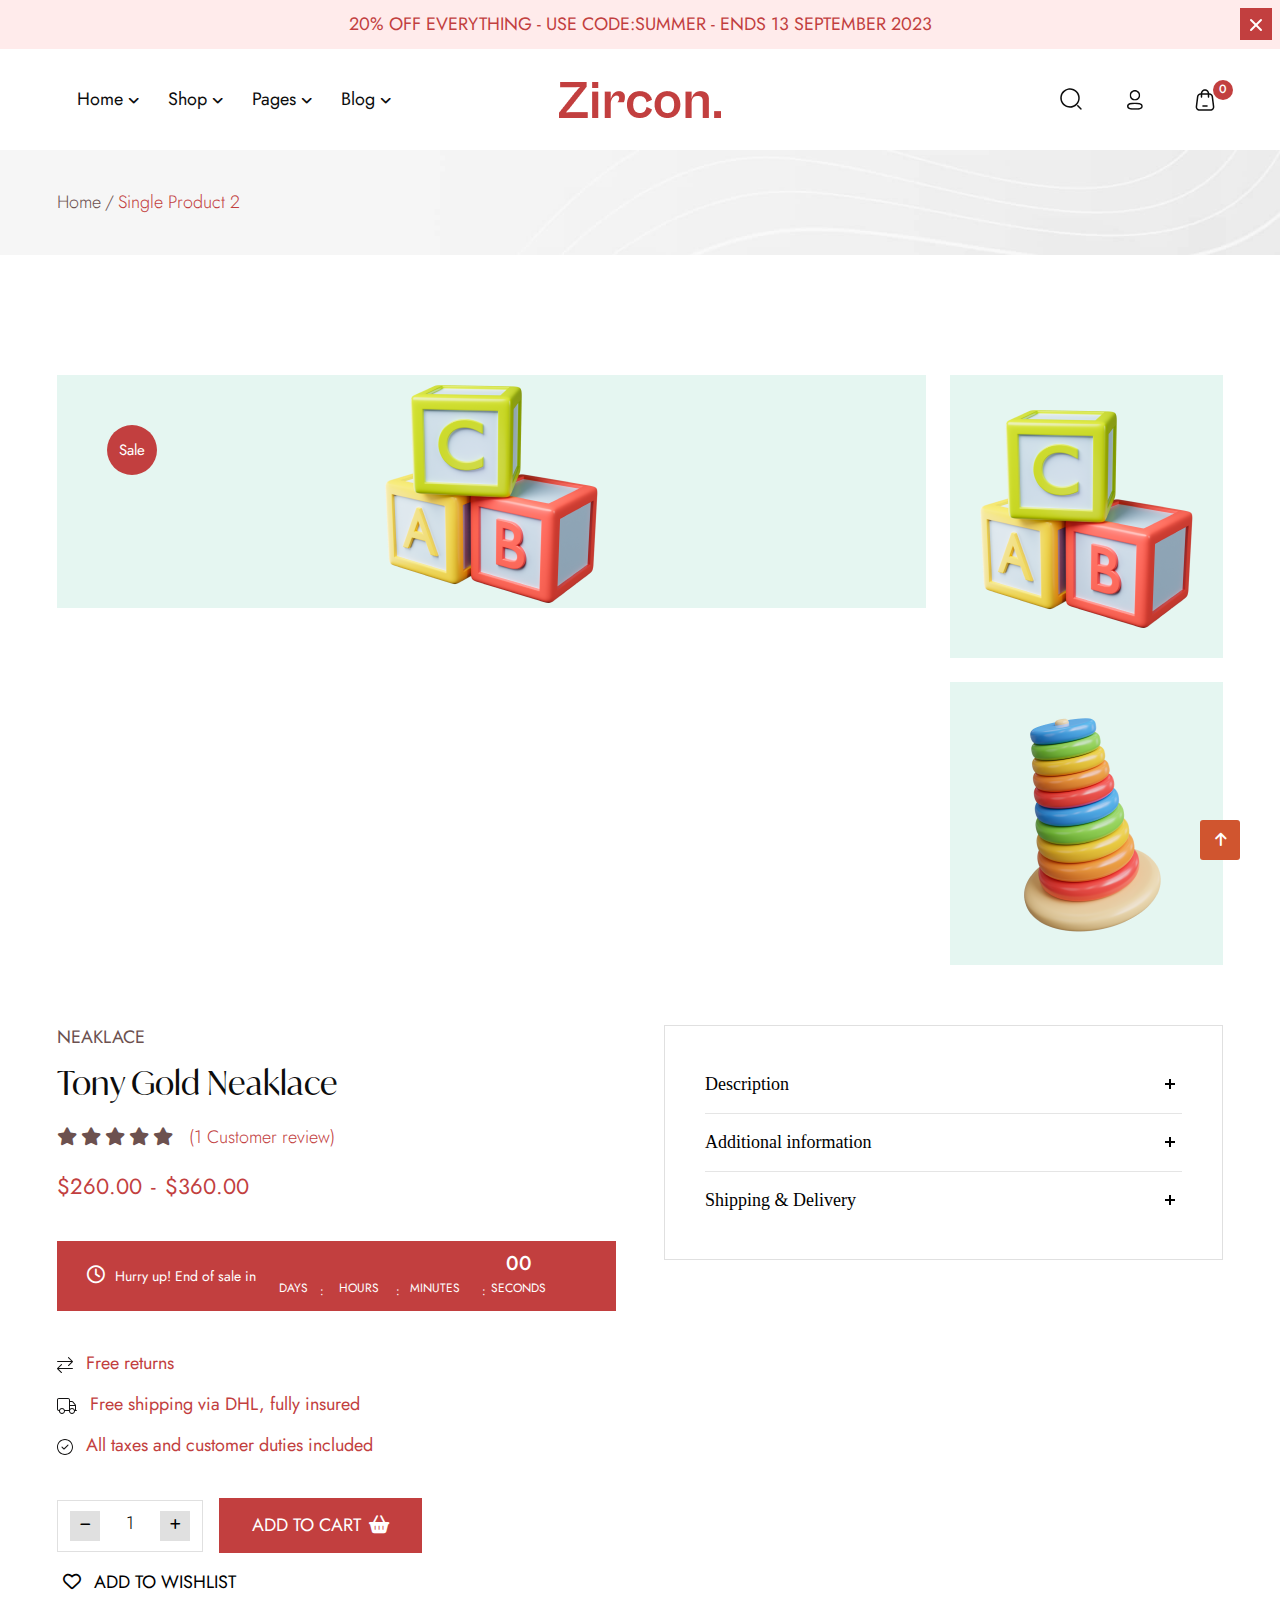
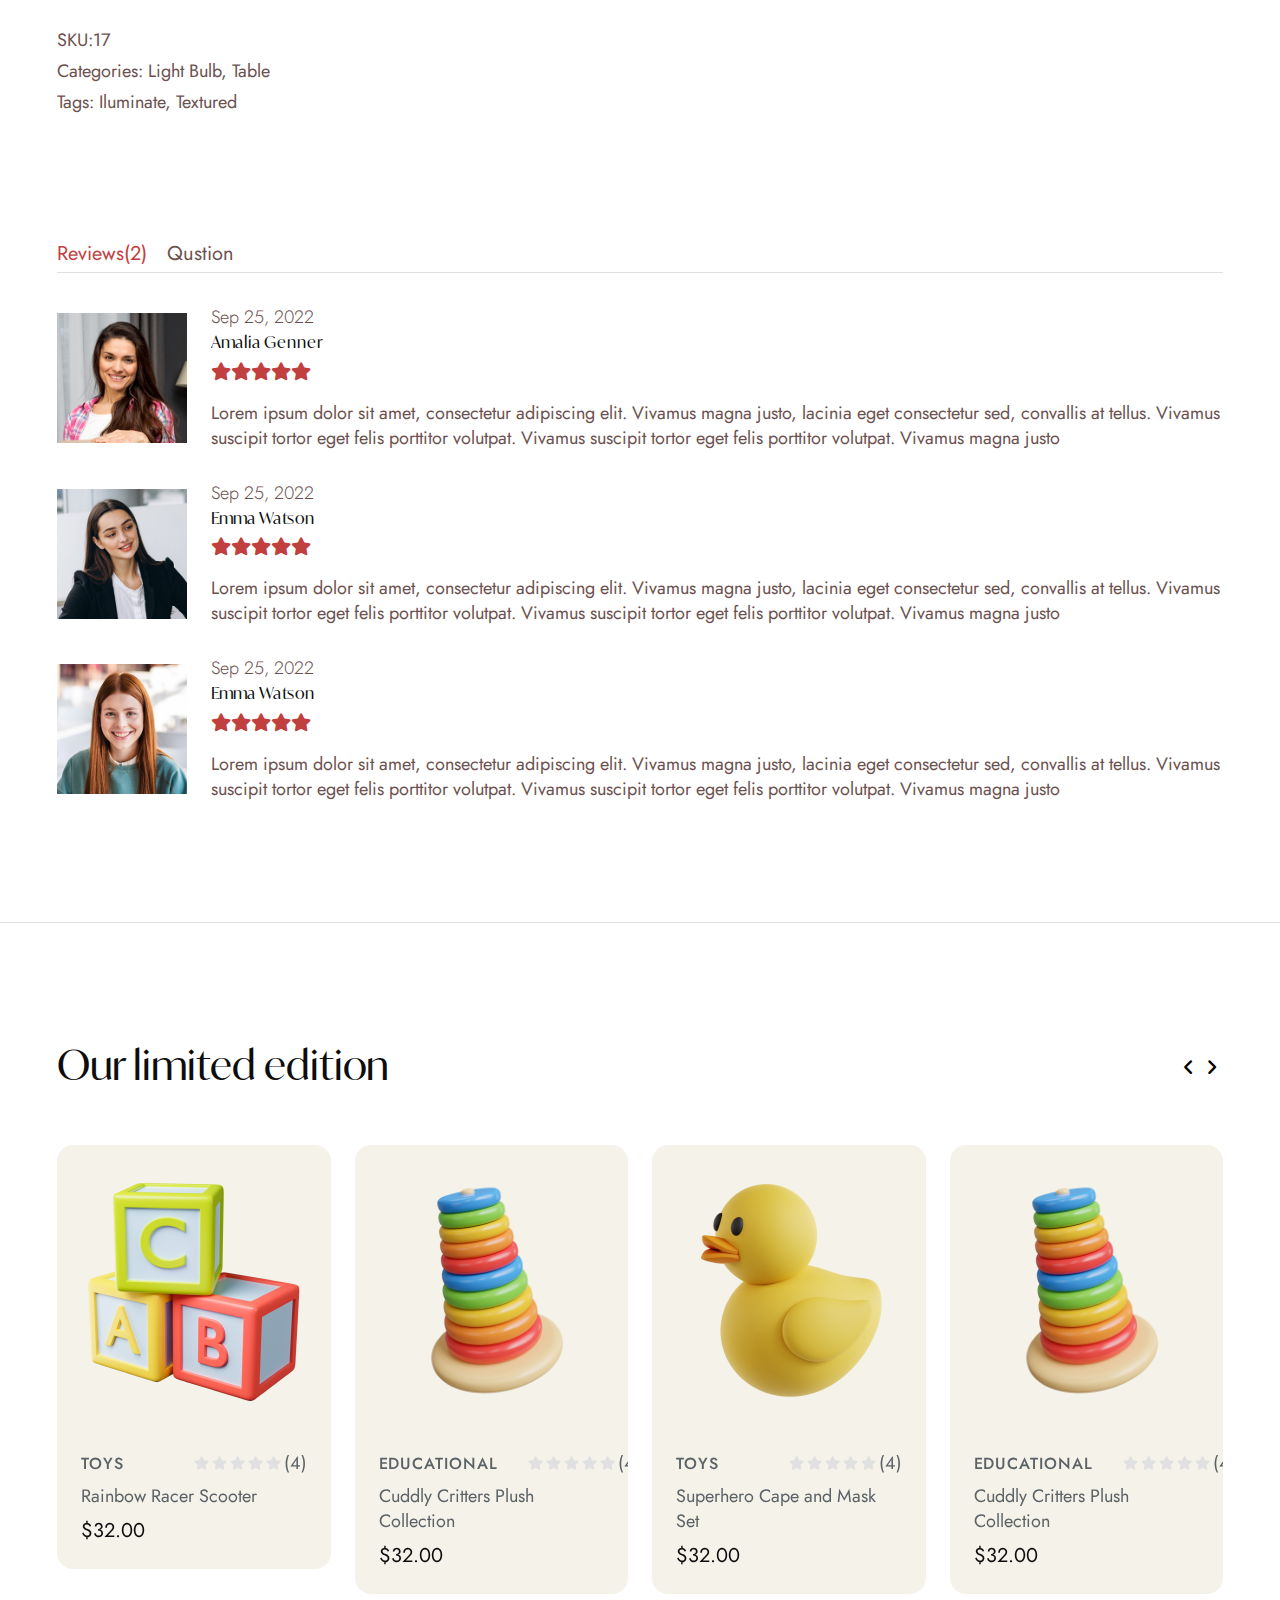
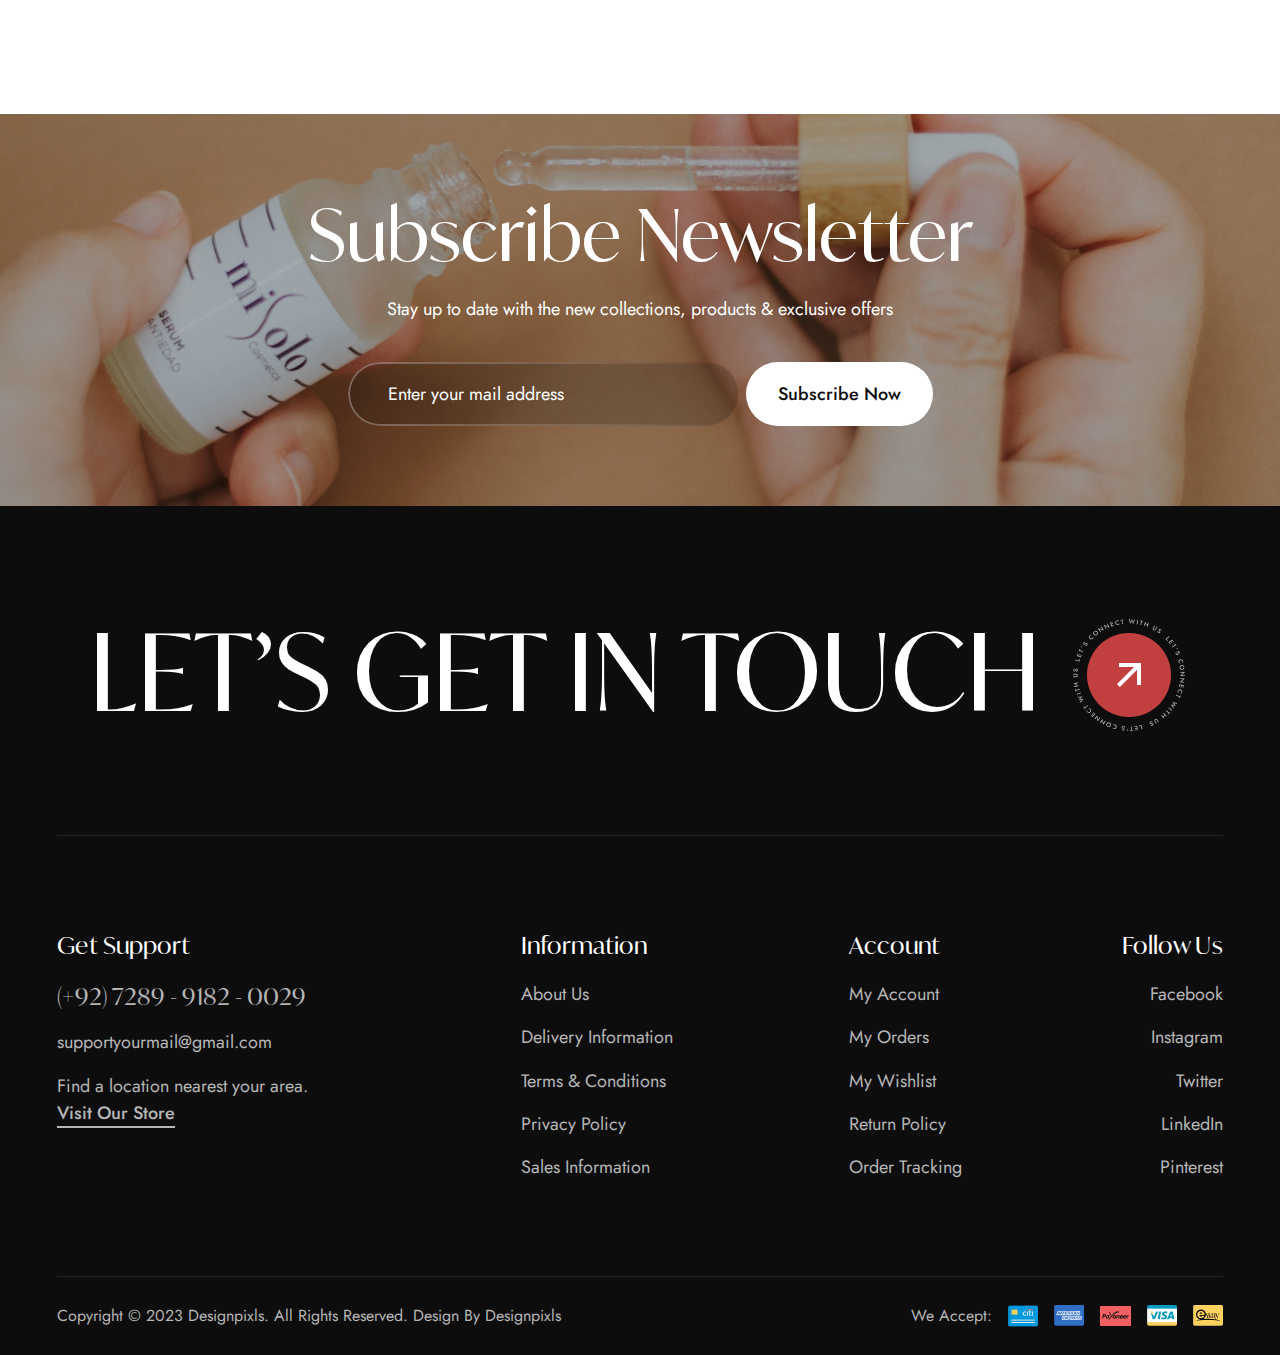
<file: product-details-2.html>
<!DOCTYPE html>
<html lang="en">

<head>
    <meta charset="UTF-8">
    <meta name="viewport" content="width=device-width, initial-scale=1.0">
    <title>Zircon - Cosmetics & Beauty</title>

    <!--favicon-->
    <link rel="icon" href="assets/images/favicon.png">

    <!--essential css files-->
    <link rel="stylesheet" href="assets/css/bootstrap.css">
    <link rel="stylesheet" href="assets/css/all.css">
    <link rel="stylesheet" href="assets/css/swiper-bundle.min.css">
    <link rel="stylesheet" href="assets/css/nice-select2.css">
    <link rel="stylesheet" href="assets/css/style.css">

    <!--essential scripts file-->
    <script src="assets/js/popper.min.js" defer="defer"></script>
    <script src="assets/js/bootstrap.min.js" defer="defer"></script>
    <script src="assets/js/swiper-bundle.min.js" defer="defer"></script>
    <script src="assets/js/gsap.js" defer="defer"></script>
    <script src="assets/js/gsap-scroll-trigger.js" defer="defer"></script>
    <script src="assets/js/gsap-split-text.js" defer="defer"></script>
    <script src="assets/js/nice-select2.js" defer="defer"></script>
    <script src="assets/js/scripts.js" defer="defer"></script>
</head>

<body>

    <div class="zc_preloader">
        <div class="zc_loading_container">
            <div class="loading_text">
                <span>Z</span>
                <span>i</span>
                <span>r</span>
                <span>c</span>
                <span>o</span>
                <span>n</span>
                <span>.</span>
            </div>
        </div>
    </div>

    <!--START:Header Section -->
    <header class="zc_header_default header-sticky">
        <div class="zc_coupon_announce position-relative">
            <p class="mb-0 text-center text-uppercase">20% off everything - Use code:Summer - Ends 13 September 2023</p>
            <button href="#" class="zc_announce_close">
                <svg width="20" height="20" viewBox="0 0 20 20" fill="none" xmlns="http://www.w3.org/2000/svg">
                    <path d="M15 5L5 15" stroke="white" stroke-width="2" stroke-linecap="round" stroke-linejoin="round" />
                    <path d="M5 5L15 15" stroke="white" stroke-width="2" stroke-linecap="round" stroke-linejoin="round" />
                </svg>
            </button>
        </div>
        <div class="zc_header_nav">
            <div class="container">
                <div class="row align-items-center">
                    <div class="col-5 col-sm-6 d-lg-none">
                        <div class="zc_header_logo text-start">
                            <a href="index.html"><img src="assets/images/logo.png" alt="logo" class="img-fluid"></a>
                        </div>
                    </div>
                    <div class="col-xl-5 col-lg-5 d-none d-lg-flex">
                        <nav class="zc_nav_menu">
                            <ul>
                                <li class="has-submenu"><a href="#">Home</a>
                                    <ul class="submenu-wrapper">
                                        <li><a href="index.html">Home Page 1</a></li>
                                        <li><a href="index-2.html">Home Page 2</a></li>
                                        <li><a href="index-3.html">Home Page 3</a></li>
                                    </ul>
                                </li>
                                <li class="has-submenu has-megamenu"><a href="#">Shop</a>
                                    <!-- Mega Menu  -->
                                    <div class="zc_megamenu">
                                        <div class="header-submenu-wrapper">
                                            <div class="container">
                                                <div class="header-megamenu-wrapper row">
                                                    <div class="col-3">
                                                        <!-- Header Mega Menu List -->
                                                        <div class="header-megamenu-list">
                                                            <a href="shop.html" class="header-megamenu-title">Best Seller</a>
                                                            <ul role="list">
                                                                <li>
                                                                    <a href="shop.html" class="link-animation">T-shirt dress</a>
                                                                    <span class="badge">Sale</span>
                                                                </li>
                                                                <li>
                                                                    <a href="shop.html" class="link-animation">T-shirt dress</a>
                                                                </li>
                                                                <li>
                                                                    <a href="shop.html" class="link-animation">Denim jacket</a>
                                                                </li>
                                                            </ul>
                                                        </div>
                                                        <!-- Header Mega Menu List -->
                                                        <div class="header-megamenu-list">
                                                            <a href="shop.html" class="header-megamenu-title">Fashion</a>
                                                            <ul role="list">
                                                                <li>
                                                                    <a href="shop.html" class="link-animation">Pencil skirt</a>
                                                                    <span class="badge sale">Sale</span>
                                                                </li>
                                                                <li>
                                                                    <a href="shop.html" class="link-animation">Maxi dress</a>
                                                                </li>
                                                                <li>
                                                                    <a href="shop.html" class="link-animation">Crop top</a>
                                                                </li>
                                                                <li>
                                                                    <a href="shop.html" class="link-animation">Skinny jeans</a>
                                                                    <span class="badge new">Sale</span>
                                                                </li>
                                                                <li>
                                                                    <a href="shop.html" class="link-animation">Women Shirt</a>
                                                                </li>
                                                            </ul>
                                                        </div>
                                                    </div>
                                                    <div class="col-3">
                                                        <!-- Header Mega Menu List -->
                                                        <div class="header-megamenu-list">
                                                            <a href="shop.html" class="header-megamenu-title">Hot Deals</a>
                                                            <ul role="list">
                                                                <li>
                                                                    <a href="shop.html" class="link-animation">Button-down shirt</a>
                                                                    <span class="badge">Sale</span>
                                                                </li>
                                                                <li>
                                                                    <a href="shop.html" class="link-animation">High-waist pants</a>
                                                                </li>
                                                                <li>
                                                                    <a href="shop.html" class="link-animation">Tunic top</a>
                                                                </li>
                                                                <li>
                                                                    <a href="shop.html" class="link-animation">Peplum blouse</a>
                                                                    <span class="badge">Sale</span>
                                                                </li>
                                                                <li>
                                                                    <a href="shop.html" class="link-animation">Women Shirt</a>
                                                                </li>
                                                            </ul>
                                                        </div>
                                                        <!-- Header Mega Menu List -->
                                                        <div class="header-megamenu-list">
                                                            <a href="#" class="header-megamenu-title">Fashion</a>
                                                            <ul class="" role="list">
                                                                <li>
                                                                    <a href="shop.html" class="link-animation">Pencil skirt</a>
                                                                    <span class="badge sale badge">Sale</span>
                                                                </li>
                                                                <li>
                                                                    <a href="shop.html" class="link-animation">Maxi dress</a>
                                                                </li>
                                                                <li>
                                                                    <a href="shop.html" class="link-animation">Crop top</a>
                                                                </li>
                                                                <li>
                                                                    <a href="shop.html" class="link-animation">Skinny jeans</a>
                                                                    <span class="badge new">Sale</span>
                                                                </li>
                                                                <li>
                                                                    <a href="shop.html" class="link-animation">Women Shirt</a>
                                                                </li>
                                                            </ul>
                                                        </div>
                                                    </div>
                                                    <div class="col-3">
                                                        <!-- Header Mega Menu List -->
                                                        <div class="header-megamenu-list">
                                                            <a href="#" class="header-megamenu-title">Hot Deals</a>
                                                            <ul role="list">
                                                                <li>
                                                                    <a href="#" class="link-animation">Long sleeve shirt</a>
                                                                </li>
                                                                <li>
                                                                    <a href="#" class="link-animation">Shorts Gym Snad</a>
                                                                </li>
                                                                <li>
                                                                    <a href="#" class="link-animation">Black Zipper</a>
                                                                </li>
                                                                <li>
                                                                    <a href="#" class="link-animation">Peplum blouse</a>
                                                                    <span class="badge sale">Sale</span>
                                                                </li>
                                                                <li>
                                                                    <a href="#" class="link-animation">Women Shirt</a>
                                                                </li>
                                                            </ul>
                                                        </div>
                                                        <!-- Header Mega Menu List -->
                                                        <div class="header-megamenu-list">
                                                            <a href="#" class="header-megamenu-title">Fashion</a>
                                                            <ul role="list">
                                                                <li>
                                                                    <a href="#" class="link-animation">Pencil skirt</a>
                                                                    <span class="badge sale">Sale</span>
                                                                </li>
                                                                <li>
                                                                    <a href="#" class="link-animation">Maxi dress</a>
                                                                </li>
                                                                <li>
                                                                    <a href="#" class="link-animation">Crop top</a>
                                                                </li>
                                                                <li>
                                                                    <a href="#" class="link-animation">Skinny jeans</a>
                                                                    <span class="badge new">Sale</span>
                                                                </li>
                                                                <li>
                                                                    <a href="#" class="link-animation">Women Shirt</a>
                                                                </li>
                                                            </ul>
                                                        </div>
                                                    </div>
                                                    <div class="col-3">
                                                        <div class="header-megamenu-banner">
                                                            <h5 class="banner-title">Off work on payday.</h5>
                                                            <img loading="lazy" src="assets/images/look-book/lookbook3.2img.png" alt="Zircon" class="megamenu-banner-image" />
                                                            <p class="p-lg banner-text ">
                                                                New Arrival Sale 20% Discount <br>
                                                                <a class="single-button link-animation" href="/shop.html">
                                                                    Shop Now
                                                                </a>
                                                            </p>
                                                        </div>
                                                    </div>
                                                </div>
                                            </div>
                                        </div>
                                    </div>
                                </li>
                                <li class="has-submenu"><a href="#">Pages</a>
                                    <ul class="submenu-wrapper">
                                        <li><a href="about.html">About Us</a></li>
                                        <li><a href="contact.html">Contact</a></li>
                                        <li class="has-submenu"><a href="javascript:void(0)">Product</a>
                                            <ul class="submenu-wrapper">
                                                <li><a href="shop.html">Shop Grid</a></li>
                                                <li><a href="shop-list.html">Shop List</a></li>
                                                <li><a href="product-details.html">Product Details</a></li>
                                                <li><a href="product-details-2.html">Product Details V2</a></li>
                                                <li><a href="product-details-3.html">Product Details V3</a></li>
                                                <li><a href="checkout.html">Checkout</a></li>
                                            </ul>
                                        </li>
                                        <li><a href="faq.html">Faq</a></li>
                                        <li><a href="cart.html">Cart</a></li>
                                        <li><a href="wishlist.html">Wishlist</a></li>
                                        <li><a href="order-tracking.html">Order Tracking</a></li>
                                    </ul>
                                </li>
                                <li class="has-submenu"><a href="#">Blog</a>
                                    <ul class="submenu-wrapper">
                                        <li><a href="blog.html">Blog List</a></li>
                                        <li><a href="blog-single.html">Blog Details</a></li>
                                    </ul>
                                </li>
                            </ul>
                        </nav>
                    </div>
                    <div class="col-xl-2 col-lg-3 d-none d-lg-block">
                        <div class="zc_header_logo text-center">
                            <a href="index.html"><img src="assets/images/logo.png" alt="logo" class="img-fluid"></a>
                        </div>
                    </div>
                    <div class="col-xl-5 col-lg-4 col-7 col-sm-6">
                        <div class="zc_header_right d-flex align-items-center justify-content-end">
                            <div class="header-search">
                                <button type="button" class="zc_header_search zc_headerSrc-open" data-bs-toggle="dropdown" aria-expanded="false">
                                    <svg width="24" height="24" viewBox="0 0 24 24" fill="none" xmlns="http://www.w3.org/2000/svg">
                                        <path d="M22.0001 22.7502C21.9016 22.7505 21.804 22.7312 21.7131 22.6934C21.6221 22.6556 21.5395 22.6002 21.4701 22.5302L18.2501 19.3102C18.1176 19.1681 18.0455 18.98 18.0489 18.7857C18.0524 18.5914 18.1311 18.406 18.2685 18.2686C18.4059 18.1312 18.5913 18.0525 18.7856 18.0491C18.9799 18.0456 19.1679 18.1178 19.3101 18.2502L22.5301 21.4702C22.6349 21.5751 22.7062 21.7087 22.7351 21.8541C22.764 21.9995 22.7491 22.1502 22.6924 22.2872C22.6357 22.4241 22.5397 22.5412 22.4165 22.6236C22.2932 22.7061 22.1484 22.7501 22.0001 22.7502Z" fill="#0D0D0D" />
                                        <path d="M11 20.7502C9.07164 20.7502 7.18657 20.1784 5.58319 19.1071C3.97982 18.0357 2.73013 16.513 1.99218 14.7314C1.25422 12.9498 1.06114 10.9894 1.43735 9.09812C1.81355 7.2068 2.74215 5.46952 4.10571 4.10596C5.46928 2.7424 7.20656 1.8138 9.09787 1.43759C10.9892 1.06139 12.9496 1.25447 14.7312 1.99242C16.5127 2.73038 18.0355 3.98006 19.1068 5.58344C20.1782 7.18682 20.75 9.07188 20.75 11.0002C20.7471 13.5852 19.7189 16.0635 17.8911 17.8913C16.0632 19.7192 13.585 20.7473 11 20.7502ZM11 2.75025C9.36831 2.75025 7.77326 3.2341 6.41655 4.14062C5.05984 5.04715 4.00242 6.33562 3.378 7.84311C2.75358 9.3506 2.5902 11.0094 2.90853 12.6097C3.22685 14.2101 4.01259 15.6801 5.16637 16.8339C6.32016 17.9877 7.79017 18.7734 9.39051 19.0917C10.9909 19.4101 12.6497 19.2467 14.1571 18.6223C15.6646 17.9978 16.9531 16.9404 17.8596 15.5837C18.7661 14.227 19.25 12.6319 19.25 11.0002C19.2476 8.81294 18.3777 6.71591 16.831 5.16925C15.2843 3.62259 13.1873 2.75263 11 2.75025Z" fill="#0D0D0D" />
                                    </svg>
                                </button>
                                <div class="dropdown-menu dropdown-menu-end" style="">
                                    <form class="search-form d-flex align-items-center gap-2">
                                        <input type="text" placeholder="Search..." class="theme-input bg-transparent">
                                        <button type="submit" class="submit-btn">Go</button>
                                    </form>
                                </div>
                            </div>
                            <div class="zc_header_user d-none d-sm-block">
                                <a href="#">
                                    <svg width="24" height="24" viewBox="0 0 24 24" fill="none" xmlns="http://www.w3.org/2000/svg">
                                        <mask id="mask0_140_1208" style="mask-type:luminance" maskUnits="userSpaceOnUse" x="4" y="14" width="16" height="8">
                                            <path fill-rule="evenodd" clip-rule="evenodd" d="M4 14.4961H19.8399V21.8701H4V14.4961Z" fill="white" />
                                        </mask>
                                        <g mask="url(#mask0_140_1208)">
                                            <path fill-rule="evenodd" clip-rule="evenodd" d="M11.921 15.9961C7.66 15.9961 5.5 16.7281 5.5 18.1731C5.5 19.6311 7.66 20.3701 11.921 20.3701C16.181 20.3701 18.34 19.6381 18.34 18.1931C18.34 16.7351 16.181 15.9961 11.921 15.9961ZM11.921 21.8701C9.962 21.8701 4 21.8701 4 18.1731C4 14.8771 8.521 14.4961 11.921 14.4961C13.88 14.4961 19.84 14.4961 19.84 18.1931C19.84 21.4891 15.32 21.8701 11.921 21.8701Z" fill="#0D0D0D" />
                                        </g>
                                        <mask id="mask1_140_1208" style="mask-type:luminance" maskUnits="userSpaceOnUse" x="6" y="2" width="12" height="11">
                                            <path fill-rule="evenodd" clip-rule="evenodd" d="M6.61035 2.00012H17.2304V12.6187H6.61035V2.00012Z" fill="white" />
                                        </mask>
                                        <g mask="url(#mask1_140_1208)">
                                            <path fill-rule="evenodd" clip-rule="evenodd" d="M11.9214 3.42776C9.78038 3.42776 8.03838 5.16876 8.03838 7.30976C8.03138 9.44376 9.76038 11.1838 11.8924 11.1918L11.9214 11.9058V11.1918C14.0614 11.1918 15.8024 9.44976 15.8024 7.30976C15.8024 5.16876 14.0614 3.42776 11.9214 3.42776ZM11.9214 12.6188H11.8894C8.96738 12.6098 6.60038 10.2268 6.61038 7.30676C6.61038 4.38176 8.99238 1.99976 11.9214 1.99976C14.8494 1.99976 17.2304 4.38176 17.2304 7.30976C17.2304 10.2378 14.8494 12.6188 11.9214 12.6188Z" fill="#0D0D0D" />
                                        </g>
                                    </svg>
                                </a>
                                <ul class="position-absolute user-menu">
                                    <li><a href="login.html">Login</a></li>
                                    <li><a href="signup.html">Sign Up</a></li>
                                    <li><a href="login.html">My Account</a></li>
                                </ul>
                            </div>
                            <div class="zc_header_cart d-none d-sm-block">
                                <button type="button">
                                    <svg width="24" height="24" viewBox="0 0 24 24" fill="none" xmlns="http://www.w3.org/2000/svg">
                                        <path d="M17.5995 22.7383H6.39947C5.86779 22.7383 5.34219 22.6252 4.85756 22.4066C4.37293 22.1879 3.94036 21.8687 3.58854 21.47C3.23673 21.0714 2.97372 20.6025 2.81699 20.0945C2.66026 19.5864 2.61338 19.0508 2.67947 18.5233L3.92947 8.52328C4.04381 7.61692 4.48465 6.78333 5.16942 6.17863C5.85419 5.57393 6.73592 5.23961 7.64947 5.23828H16.3495C17.2629 5.23977 18.1445 5.57399 18.8294 6.17842C19.5143 6.78286 19.9555 7.6161 20.0705 8.52228L21.3205 18.5223C21.3866 19.05 21.3396 19.5857 21.1829 20.0938C21.0261 20.602 20.763 21.071 20.4111 21.4697C20.0592 21.8685 19.6265 22.1878 19.1417 22.4065C18.657 22.6252 18.1313 22.7383 17.5995 22.7383ZM7.64547 6.73828C7.0974 6.73929 6.56848 6.93996 6.15766 7.30274C5.74684 7.66552 5.48228 8.16555 5.41347 8.70928L4.16347 18.7093C4.12354 19.0262 4.1516 19.348 4.24579 19.6532C4.33998 19.9584 4.49812 20.24 4.70969 20.4793C4.92127 20.7186 5.1814 20.9101 5.47277 21.0409C5.76414 21.1718 6.08005 21.2391 6.39947 21.2383H17.5995C17.9186 21.2385 18.2341 21.1708 18.525 21.0397C18.8159 20.9086 19.0756 20.7171 19.2868 20.4778C19.4981 20.2386 19.6559 19.9572 19.75 19.6523C19.8441 19.3474 19.8722 19.0259 19.8325 18.7093L18.5825 8.70928C18.513 8.16564 18.2481 7.66584 17.8372 7.30316C17.4263 6.94047 16.8975 6.73969 16.3495 6.73828H7.64547Z" fill="#0D0D0D" />
                                        <path d="M15.499 9.75024C15.3001 9.75024 15.1093 9.67123 14.9687 9.53057C14.828 9.38992 14.749 9.19916 14.749 9.00024V5.50024C14.749 4.7709 14.4593 4.07143 13.9436 3.5557C13.4278 3.03998 12.7284 2.75024 11.999 2.75024C11.2697 2.75024 10.5702 3.03998 10.0545 3.5557C9.53875 4.07143 9.24902 4.7709 9.24902 5.50024V9.00024C9.24902 9.19916 9.17001 9.38992 9.02935 9.53057C8.8887 9.67123 8.69794 9.75024 8.49902 9.75024C8.30011 9.75024 8.10935 9.67123 7.96869 9.53057C7.82804 9.38992 7.74902 9.19916 7.74902 9.00024V5.50024C7.74902 4.37307 8.19679 3.29207 8.99382 2.49504C9.79085 1.69801 10.8719 1.25024 11.999 1.25024C13.1262 1.25024 14.2072 1.69801 15.0042 2.49504C15.8013 3.29207 16.249 4.37307 16.249 5.50024V9.00024C16.249 9.19916 16.17 9.38992 16.0294 9.53057C15.8887 9.67123 15.6979 9.75024 15.499 9.75024Z" fill="#0D0D0D" />
                                        <path d="M14 18.75H10C9.80109 18.75 9.61032 18.671 9.46967 18.5303C9.32902 18.3897 9.25 18.1989 9.25 18C9.25 17.8011 9.32902 17.6103 9.46967 17.4697C9.61032 17.329 9.80109 17.25 10 17.25H14C14.1989 17.25 14.3897 17.329 14.5303 17.4697C14.671 17.6103 14.75 17.8011 14.75 18C14.75 18.1989 14.671 18.3897 14.5303 18.5303C14.3897 18.671 14.1989 18.75 14 18.75Z" fill="#0D0D0D" />
                                    </svg>
                                </button>
                                <span class="zc_cart_count">0</span>
                            </div>
                            <div class="header-toggle zc3_header-toggle d-lg-none">
                                <button type="button" class="zc3_menu_toggler d-lg-none">
                                    <span></span>
                                    <span></span>
                                    <span></span>
                                </button>
                            </div>
                        </div>
                    </div>
                </div>
            </div>
        </div>
    </header>
    <!-- END:Header Section -->


    <main id="MainContent">
        <!--breadcrumb section start-->
        <div class="breadcrumb-section pt-40 pb-40" data-background="assets/images/shape/breadcrumb-bg.jpg">
            <div class="container">
                <p class="breadcrumb-text fw-light mb-0"><a href="index.html">Home</a>/<span class="primary-text-color">Single Product 2</span></p>
            </div>
        </div>
        <!--breadcrumb section end-->

        <!--product details start-->
        <section class="ptb-120 bg-white overflow-hidden">
            <div class="container pb-5 pb-sm-0">
                <div class="product-single">
                    <div class="product2-slider-system">
                        <div class="row">
                            <div class="col-xl-9">
                                <div class="swiper rtl-slider slider-spacing rtl_sliderThumb">
                                    <div class="swiper-wrapper">
                                        <div class="swiper-slide">
                                            <div class="rtl-slider-slide">
                                                <span class="sale-badge">Sale</span>
                                                <img src="assets/images/product/futrd-pd-01.png" alt="" class="img-fluid">
                                            </div>
                                        </div>
                                        <div class="swiper-slide">
                                            <div class="rtl-slider-slide">
                                                <span class="sale-badge">Sale</span>
                                                <img src="assets/images/product/futrd-pd-02.png" alt="" class="img-fluid">
                                            </div>
                                        </div>
                                        <div class="rtl-slider-slide">
                                            <span class="sale-badge">Sale</span>
                                            <img src="assets/images/product/futrd-pd-03.png" alt="" class="img-fluid">
                                        </div>
                                        <div class="swiper-slide">
                                            <div class="rtl-slider-slide">
                                                <span class="sale-badge">Sale</span>
                                                <img src="assets/images/product/futrd-pd-04.png" alt="" class="img-fluid">
                                            </div>
                                        </div>
                                    </div>
                                </div>
                            </div>
                            <div class="col-xl-3">
                                <div thumbsSlider="" class="swiper rtl-slider-nav">
                                    <div class="swiper-wrapper">
                                        <div class="swiper-slide">
                                            <div class="rtl-slider-slide">
                                                <img src="assets/images/product/futrd-pd-01.png" alt="" class="img-fluid">
                                            </div>
                                        </div>
                                        <div class="swiper-slide">
                                            <div class="rtl-slider-slide">
                                                <img src="assets/images/product/futrd-pd-02.png" alt="" class="img-fluid">
                                            </div>
                                        </div>
                                        <div class="swiper-slide">
                                            <div class="rtl-slider-slide">
                                                <img src="assets/images/product/futrd-pd-03.png" alt="" class="img-fluid">
                                            </div>
                                        </div>
                                        <div class="swiper-slide">
                                            <div class="rtl-slider-slide">
                                                <img src="assets/images/product/futrd-pd-04.png" alt="" class="img-fluid">
                                            </div>
                                        </div>
                                    </div>
                                </div>
                            </div>
                        </div>
                    </div>
                    <div class="product-2-info-left">
                        <div class="row gx-5">
                            <div class="col-xxl-6 col-lg-6">
                                <div class="single-product-info">
                                    <a href="shop-list.html" class="category-btn text-uppercase fs-sm gmWsecondaryColor d-inline-block mb-3">Neaklace</a>
                                    <h3 class="mb-4">Tony Gold Neaklace</h3>
                                    <div class="item-reivew d-flex align-items-center gap-3">
                                        <ul class="rating-star d-flex align-items-center gap-1 fs-sm">
                                            <li><i class="fas fa-star"></i></li>
                                            <li><i class="fas fa-star"></i></li>
                                            <li><i class="fas fa-star"></i></li>
                                            <li><i class="fas fa-star"></i></li>
                                            <li><i class="fas fa-star"></i></li>
                                        </ul>
                                        <span class="primary-text-color fw-light">(1 Customer review)</span>
                                    </div>
                                    <div class="pricing mt-4">
                                        <span class="primary-text-color">$260.00</span>
                                        <span class="pricing-devider primary-text-color">-</span>
                                        <span class="primary-text-color">$360.00</span>
                                    </div>
                                    <div class="countdown-content mt-40">
                                        <div class="countdown-flexign">
                                            <div class="conutdown-text">
                                                <i class="fa-regular fa-clock"></i>
                                                <span>Hurry up! End of sale in</span>
                                            </div>
                                            <div class="countdown">
                                                <ul class="countdown-timer" data-date="6/30/2024 23:59:59">
                                                    <li><span class="countdown-dots">:</span><span class="timer-count-number days"></span>DAYS</li>
                                                    <li><span class="countdown-dots">:</span><span class="timer-count-number hours"></span>HOURS</li>
                                                    <li><span class="countdown-dots">:</span><span class="timer-count-number minutes"></span>MINUTES</li>
                                                    <li><span id="seconds" class="timer-count-number seconds">00</span>SECONDS</li>
                                                </ul>
                                            </div>
                                        </div>
                                    </div>
                                    <ul class="single-product-features mt-40">
                                        <li>
                                            <span class="me-2">
                                                <svg width="16" height="18" viewBox="0 0 16 18" fill="none" xmlns="http://www.w3.org/2000/svg">
                                                    <path d="M0.5 6H14.2812L11.125 9.15625C10.9375 9.34375 10.9375 9.6875 11.125 9.875C11.3125 10.0625 11.6562 10.0625 11.8438 9.875L15.8438 5.875C15.9375 5.78125 16 5.65625 16 5.5C16 5.375 15.9375 5.25 15.8438 5.15625L11.8438 1.15625C11.6562 0.96875 11.3125 0.96875 11.125 1.15625C10.9375 1.34375 10.9375 1.6875 11.125 1.875L14.2812 5H0.5C0.21875 5 0 5.25 0 5.5C0 5.78125 0.21875 6 0.5 6ZM15.5 12H1.6875L4.84375 8.875C5.03125 8.6875 5.03125 8.34375 4.84375 8.15625C4.65625 7.96875 4.3125 7.96875 4.125 8.15625L0.125 12.1562C0.03125 12.25 0 12.375 0 12.5C0 12.6562 0.03125 12.7812 0.125 12.875L4.125 16.875C4.3125 17.0625 4.65625 17.0625 4.84375 16.875C5.03125 16.6875 5.03125 16.3438 4.84375 16.1562L1.6875 13H15.5C15.75 13 16 12.7812 16 12.5C16 12.25 15.75 12 15.5 12Z" fill="#121111" />
                                                </svg>
                                            </span>
                                            Free returns
                                        </li>
                                        <li>
                                            <span class="me-2">
                                                <svg width="20" height="16" viewBox="0 0 20 16" fill="none" xmlns="http://www.w3.org/2000/svg">
                                                    <path d="M2 13C0.875 13 0 12.125 0 11V2C0 0.90625 0.875 0 2 0H11C12.0938 0 13 0.90625 13 2V3H15.0312C15.4688 3 15.875 3.21875 16.1562 3.53125L18.625 6.40625C18.8438 6.6875 19 7.03125 19 7.375V12H19.5C19.75 12 20 12.25 20 12.5C20 12.7812 19.75 13 19.5 13H18C18 14.6562 16.6562 16 15 16C13.3125 16 12 14.6562 12 13H7.96875C7.96875 14.6562 6.65625 16 4.96875 16C3.3125 16 1.96875 14.6562 1.96875 13H2ZM1 2V11C1 11.5625 1.4375 12 2 12H2.15625C2.5625 10.8438 3.6875 10 5 10C6.28125 10 7.40625 10.8438 7.8125 12H12V2C12 1.46875 11.5312 1 11 1H2C1.4375 1 1 1.46875 1 2ZM17.8125 7L15.4062 4.1875C15.3125 4.0625 15.1562 4 15.0312 4H13V7H17.8125ZM13 8V10.7812C13.5 10.3125 14.2188 10 15 10C16.2812 10 17.4062 10.8438 17.8125 12H18V8H13ZM5 11C3.875 11 3 11.9062 3 13C3 14.125 3.875 15 5 15C6.09375 15 7 14.125 7 13C7 11.9062 6.09375 11 5 11ZM15 15C16.0938 15 17 14.125 17 13C17 11.9062 16.0938 11 15 11C13.875 11 13 11.9062 13 13C13 14.125 13.875 15 15 15Z" fill="#121111" />
                                                </svg>
                                            </span>
                                            Free shipping via DHL, fully insured
                                        </li>
                                        <li>
                                            <span class="me-2">
                                                <svg width="16" height="16" viewBox="0 0 16 16" fill="none" xmlns="http://www.w3.org/2000/svg">
                                                    <path d="M7.34375 10.375C7.15625 10.5625 6.8125 10.5625 6.625 10.375L4.625 8.375C4.4375 8.1875 4.4375 7.84375 4.625 7.65625C4.8125 7.46875 5.15625 7.46875 5.34375 7.65625L7 9.3125L10.625 5.65625C10.8125 5.46875 11.1562 5.46875 11.3438 5.65625C11.5312 5.84375 11.5312 6.1875 11.3438 6.375L7.34375 10.375ZM16 8C16 12.4375 12.4062 16 8 16C3.5625 16 0 12.4375 0 8C0 3.59375 3.5625 0 8 0C12.4062 0 16 3.59375 16 8ZM8 1C4.125 1 1 4.15625 1 8C1 11.875 4.125 15 8 15C11.8438 15 15 11.875 15 8C15 4.15625 11.8438 1 8 1Z" fill="#121111" />
                                                </svg>
                                            </span>
                                            All taxes and customer duties included
                                        </li>
                                    </ul>
                                    <div class="d-flex align-items-center mt-40 gap-3 flex-wrap">
                                        <div class="quantity-box">
                                            <button type="button" class="drecrement"><i class="fa-solid fa-minus"></i></button>
                                            <input type="text" value="1">
                                            <button type="button" class="drecrement"><i class="fa-solid fa-plus"></i></button>
                                        </div>
                                        <button type="button" class="add_to_cart_btn">Add to Cart<span class="ms-2"><i class="fa-solid fa-basket-shopping"></i></span></button>
                                        <button type="button" class="wish_btn">
                                            <span class="me-2">
                                                <i class="fa-regular fa-heart"></i>
                                            </span>
                                            Add to Wishlist
                                        </button>
                                    </div>
                                    <ul class="product-meta mt-32">
                                        <li>SKU:17</li>
                                        <li>Categories: Light Bulb, Table</li>
                                        <li>Tags: Iluminate, Textured</li>
                                    </ul>
                                </div>
                            </div>
                            <div class="col-xxl-6 col-lg-6">
                                <div class="accodinon-box">
                                    <div class="accordion">
                                        <div class="accordion-item">
                                            <button id="accordion-button-1" aria-expanded="false">
                                                <span class="accordion-title">Description</span>
                                                <span class="icon" aria-hidden="true"></span>
                                            </button>
                                            <div class="accordion-content">
                                                <p>
                                                    Nulla quis lorem libero malesuada feugiat. Mauris blandit aliquet elit, eget tincidunt Praesent sapien massa, convallis a pellentesque egestas non nisi. Quisque velit nisi, pretium ut lacinia in, elementum id enim. Sed porttitor lectus nibh. Lorem ipsum dolor amet consectetur adipiscing elit magna justo, lacinia eget consectetur sed, convallis at tellus.
                                                </p>
                                            </div>
                                        </div>
                                        <div class="accordion-item">
                                            <button id="accordion-button-2" aria-expanded="false">
                                                <span class="accordion-title">Additional information</span>
                                                <span class="icon" aria-hidden="true"></span>
                                            </button>
                                            <div class="accordion-content">
                                                <p>
                                                    Nulla quis lorem libero malesuada feugiat. Mauris blandit aliquet elit, eget tincidunt Praesent sapien massa, convallis a pellentesque egestas non nisi. Quisque velit nisi, pretium ut lacinia in, elementum id enim. Sed porttitor lectus nibh. Lorem ipsum dolor amet consectetur adipiscing elit magna justo, lacinia eget consectetur sed, convallis at tellus.
                                                </p>
                                            </div>
                                        </div>
                                        <div class="accordion-item">
                                            <button id="accordion-button-3" aria-expanded="false">
                                                <span class="accordion-title">Shipping & Delivery</span>
                                                <span class="icon" aria-hidden="true"></span>
                                            </button>
                                            <div class="accordion-content">
                                                <p>
                                                    Nulla quis lorem libero malesuada feugiat. Mauris blandit aliquet elit, eget tincidunt Praesent sapien massa, convallis a pellentesque egestas non nisi. Quisque velit nisi, pretium ut lacinia in, elementum id enim. Sed porttitor lectus nibh. Lorem ipsum dolor amet consectetur adipiscing elit magna justo, lacinia eget consectetur sed, convallis at tellus.
                                                </p>
                                            </div>
                                        </div>
                                    </div>
                                </div>
                            </div>
                        </div>
                    </div>
                </div>
                <div class="single-product-tab pt-120">
                    <ul class="nav nav-tabs">
                        <li><a href="#tab-1" data-bs-toggle="tab" class="active">Reviews(2)</a></li>
                        <li><a href="#tab-2" data-bs-toggle="tab">Qustion</a></li>
                    </ul>
                    <div class="tab-content mt-32">
                        <div class="tab-pane fade show active" id="tab-1">
                            <ul class="prduct-reviews">
                                <li class="d-flex align-items-center gap-4 flex-wrap flex-sm-nowrap product-details-2-reviews">
                                    <img src="assets/images//author/author-com01.jpg" alt="user" class="user-thumb">
                                    <div>
                                        <span class="date fs-sm fw-light text-color">Sep 25, 2022</span>
                                        <h6 class="mt-1 mb-2">Amalia Genner</h6>
                                        <ul class="fs-sm d-flex align-items-center">
                                            <li><i class="fas fa-star"></i></li>
                                            <li><i class="fas fa-star"></i></li>
                                            <li><i class="fas fa-star"></i></li>
                                            <li><i class="fas fa-star"></i></li>
                                            <li><i class="fas fa-star"></i></li>
                                        </ul>
                                        <p class="fs-sm text-color mt-3 mb-0">Lorem ipsum dolor sit amet, consectetur adipiscing elit. Vivamus magna justo, lacinia eget consectetur sed, convallis at tellus. Vivamus suscipit tortor eget felis porttitor volutpat. Vivamus suscipit tortor eget felis porttitor volutpat. Vivamus magna justo</p>
                                    </div>
                                </li>
                                <li class="d-flex align-items-center gap-4 flex-wrap flex-sm-nowrap product-details-2-reviews">
                                    <img src="assets/images//author/author-com02.jpg" alt="user" class="user-thumb">
                                    <div>
                                        <span class="date fs-sm fw-light text-color">Sep 25, 2022</span>
                                        <h6 class="mt-1 mb-2">Emma Watson</h6>
                                        <ul class="fs-sm d-flex align-items-center">
                                            <li><i class="fas fa-star"></i></li>
                                            <li><i class="fas fa-star"></i></li>
                                            <li><i class="fas fa-star"></i></li>
                                            <li><i class="fas fa-star"></i></li>
                                            <li><i class="fas fa-star"></i></li>
                                        </ul>
                                        <p class="fs-sm text-color mt-3 mb-0">Lorem ipsum dolor sit amet, consectetur adipiscing elit. Vivamus magna justo, lacinia eget consectetur sed, convallis at tellus. Vivamus suscipit tortor eget felis porttitor volutpat. Vivamus suscipit tortor eget felis porttitor volutpat. Vivamus magna justo</p>
                                    </div>
                                </li>
                                <li class="d-flex align-items-center gap-4 flex-wrap flex-sm-nowrap product-details-2-reviews">
                                    <img src="assets/images//author/author-com03.jpg" alt="user" class="user-thumb">
                                    <div>
                                        <span class="date fs-sm fw-light text-color">Sep 25, 2022</span>
                                        <h6 class="mt-1 mb-2">Emma Watson</h6>
                                        <ul class="fs-sm d-flex align-items-center">
                                            <li><i class="fas fa-star"></i></li>
                                            <li><i class="fas fa-star"></i></li>
                                            <li><i class="fas fa-star"></i></li>
                                            <li><i class="fas fa-star"></i></li>
                                            <li><i class="fas fa-star"></i></li>
                                        </ul>
                                        <p class="fs-sm text-color mt-3 mb-0">Lorem ipsum dolor sit amet, consectetur adipiscing elit. Vivamus magna justo, lacinia eget consectetur sed, convallis at tellus. Vivamus suscipit tortor eget felis porttitor volutpat. Vivamus suscipit tortor eget felis porttitor volutpat. Vivamus magna justo</p>
                                    </div>
                                </li>
                            </ul>
                        </div>
                        <div class="tab-pane fade" id="tab-2">
                            <div class="accodinon-box">
                                <div class="accordion">
                                    <div class="accordion-item">
                                        <button id="accordion-button-1" aria-expanded="false">
                                            <span class="accordion-title">Description</span>
                                            <span class="icon" aria-hidden="true"></span>
                                        </button>
                                        <div class="accordion-content">
                                            <p>
                                                Nulla quis lorem libero malesuada feugiat. Mauris blandit aliquet elit, eget tincidunt Praesent sapien massa, convallis a pellentesque egestas non nisi. Quisque velit nisi, pretium ut lacinia in, elementum id enim. Sed porttitor lectus nibh. Lorem ipsum dolor amet consectetur adipiscing elit magna justo, lacinia eget consectetur sed, convallis at tellus.
                                            </p>
                                        </div>
                                    </div>
                                    <div class="accordion-item">
                                        <button id="accordion-button-2" aria-expanded="false">
                                            <span class="accordion-title">Additional information</span>
                                            <span class="icon" aria-hidden="true"></span>
                                        </button>
                                        <div class="accordion-content">
                                            <p>
                                                Nulla quis lorem libero malesuada feugiat. Mauris blandit aliquet elit, eget tincidunt Praesent sapien massa, convallis a pellentesque egestas non nisi. Quisque velit nisi, pretium ut lacinia in, elementum id enim. Sed porttitor lectus nibh. Lorem ipsum dolor amet consectetur adipiscing elit magna justo, lacinia eget consectetur sed, convallis at tellus.
                                            </p>
                                        </div>
                                    </div>
                                    <div class="accordion-item">
                                        <button id="accordion-button-3" aria-expanded="false">
                                            <span class="accordion-title">Shipping & Delivery</span>
                                            <span class="icon" aria-hidden="true"></span>
                                        </button>
                                        <div class="accordion-content">
                                            <p>
                                                Nulla quis lorem libero malesuada feugiat. Mauris blandit aliquet elit, eget tincidunt Praesent sapien massa, convallis a pellentesque egestas non nisi. Quisque velit nisi, pretium ut lacinia in, elementum id enim. Sed porttitor lectus nibh. Lorem ipsum dolor amet consectetur adipiscing elit magna justo, lacinia eget consectetur sed, convallis at tellus.
                                            </p>
                                        </div>
                                    </div>
                                </div>
                            </div>
                        </div>
                    </div>
                </div>

            </div>
            </div>
        </section>
        <!--product details end-->


        <!--featured products start-->
        <section class="zc_featured_product ptb-120 border-top">
            <div class="container">
                <div class="row">
                    <div class="col-lg-6 col-md-6 col-sm-12 mb-50">
                        <div class="zc_section_heading text-start">
                            <h2>Our limited edition</h2>
                        </div>
                    </div>
                    <div class="col-lg-6 col-md-6 col-sm-12 mb-50 d-flex justify-content-end align-items-center gm-arrow-top">
                        <div class="zc_featured_arrow d-flex align-items-center justify-content-end">
                            <button type="button" class="zcFeature-button-prev">
                                <i class="fa-solid fa-angle-left"></i>
                            </button>
                            <button type="button" class="zcFeature-button-next">
                                <i class="fa-solid fa-angle-right"></i>
                            </button>
                        </div>
                    </div>
                </div>
                <div class="row">
                    <div class="col-lg-12">
                        <div class="zc_featuredProduct_slides swiper">
                            <div class="zc_featured_slideWrap swiper-wrapper">
                                <div class="swiper-slide">
                                    <div class="zn_featured_pd_item">
                                        <div class="zn_featured_pd_item__thumb">
                                            <img src="assets/images/product/futrd-pd-01.png" alt="Zircon">
                                            <img src="assets/images/product/futrd-pd-01.2.png" alt="Zircon">
                                        </div>
                                        <div class="zn_featured_pd_item__cnt">
                                            <div class="zn_metaReview_wrap">

                                                <div class="zn_futrdPd_meta">
                                                    <a href="#">Toys</a>
                                                </div>
                                                <div class="zn_futrdPdReviws">
                                                    <div class="star-rating">
                                                        <i class="fas fa-star"></i>
                                                        <i class="fas fa-star"></i>
                                                        <i class="fas fa-star"></i>
                                                        <i class="fas fa-star"></i>
                                                        <i class="fas fa-star"></i>
                                                        <span class="zc3_totalReview">(4)</span>
                                                    </div>
                                                </div>
                                            </div>
                                            <h2><a href="#">Rainbow Racer Scooter</a></h2>
                                            <div class="zn_futrdPdPriceWrap">
                                                <div class="zn_futrdpd_price">
                                                    <ins>$32.00</ins>
                                                </div>
                                            </div>
                                        </div>
                                    </div>
                                </div>
                                <div class="swiper-slide">
                                    <div class="zn_featured_pd_item">
                                        <div class="zn_featured_pd_item__thumb">
                                            <img src="assets/images/product/futrd-pd-02.png" alt="Zircon">
                                            <img src="assets/images/product/futrd-pd-02.2.png" alt="Zircon">
                                        </div>
                                        <div class="zn_featured_pd_item__cnt">
                                            <div class="zn_metaReview_wrap">

                                                <div class="zn_futrdPd_meta">
                                                    <a href="#">Educational</a>
                                                </div>
                                                <div class="zn_futrdPdReviws">
                                                    <div class="star-rating">
                                                        <i class="fas fa-star"></i>
                                                        <i class="fas fa-star"></i>
                                                        <i class="fas fa-star"></i>
                                                        <i class="fas fa-star"></i>
                                                        <i class="fas fa-star"></i>
                                                        <span class="zc3_totalReview">(4)</span>
                                                    </div>
                                                </div>
                                            </div>
                                            <h2><a href="#">Cuddly Critters Plush Collection</a></h2>
                                            <div class="zn_futrdPdPriceWrap">
                                                <div class="zn_futrdpd_price">
                                                    <ins>$32.00</ins>
                                                </div>
                                            </div>
                                        </div>
                                    </div>
                                </div>
                                <div class="swiper-slide">
                                    <div class="zn_featured_pd_item">
                                        <div class="zn_featured_pd_item__thumb">
                                            <img src="assets/images/product/futrd-pd-03.png" alt="Zircon">
                                            <img src="assets/images/product/futrd-pd-03.2.png" alt="Zircon">
                                        </div>
                                        <div class="zn_featured_pd_item__cnt">
                                            <div class="zn_metaReview_wrap">

                                                <div class="zn_futrdPd_meta">
                                                    <a href="#">Toys</a>
                                                </div>
                                                <div class="zn_futrdPdReviws">
                                                    <div class="star-rating">
                                                        <i class="fas fa-star"></i>
                                                        <i class="fas fa-star"></i>
                                                        <i class="fas fa-star"></i>
                                                        <i class="fas fa-star"></i>
                                                        <i class="fas fa-star"></i>
                                                        <span class="zc3_totalReview">(4)</span>
                                                    </div>
                                                </div>
                                            </div>
                                            <h2><a href="#">Superhero Cape and Mask Set</a></h2>
                                            <div class="zn_futrdPdPriceWrap">
                                                <div class="zn_futrdpd_price">
                                                    <ins>$32.00</ins>
                                                </div>
                                            </div>
                                        </div>
                                    </div>
                                </div>
                                <div class="swiper-slide">
                                    <div class="swiper-slide">
                                        <div class="zn_featured_pd_item">
                                            <div class="zn_featured_pd_item__thumb">
                                                <img src="assets/images/product/futrd-pd-02.png" alt="Zircon">
                                                <img src="assets/images/product/futrd-pd-02.2.png" alt="Zircon">
                                            </div>
                                            <div class="zn_featured_pd_item__cnt">
                                                <div class="zn_metaReview_wrap">

                                                    <div class="zn_futrdPd_meta">
                                                        <a href="#">Educational</a>
                                                    </div>
                                                    <div class="zn_futrdPdReviws">
                                                        <div class="star-rating">
                                                            <i class="fas fa-star"></i>
                                                            <i class="fas fa-star"></i>
                                                            <i class="fas fa-star"></i>
                                                            <i class="fas fa-star"></i>
                                                            <i class="fas fa-star"></i>
                                                            <span class="zc3_totalReview">(4)</span>
                                                        </div>
                                                    </div>
                                                </div>
                                                <h2><a href="#">Cuddly Critters Plush Collection</a></h2>
                                                <div class="zn_futrdPdPriceWrap">
                                                    <div class="zn_futrdpd_price">
                                                        <ins>$32.00</ins>
                                                    </div>
                                                </div>
                                            </div>
                                        </div>
                                    </div>
                                </div>
                                <div class="swiper-slide">
                                    <div class="zn_featured_pd_item">
                                        <div class="zn_featured_pd_item__thumb">
                                            <img src="assets/images/product/futrd-pd-03.png" alt="Zircon">
                                            <img src="assets/images/product/futrd-pd-03.2.png" alt="Zircon">
                                        </div>
                                        <div class="zn_featured_pd_item__cnt">
                                            <div class="zn_metaReview_wrap">

                                                <div class="zn_futrdPd_meta">
                                                    <a href="#">Toys</a>
                                                </div>
                                                <div class="zn_futrdPdReviws">
                                                    <div class="star-rating">
                                                        <i class="fas fa-star"></i>
                                                        <i class="fas fa-star"></i>
                                                        <i class="fas fa-star"></i>
                                                        <i class="fas fa-star"></i>
                                                        <i class="fas fa-star"></i>
                                                        <span class="zc3_totalReview">(4)</span>
                                                    </div>
                                                </div>
                                            </div>
                                            <h2><a href="#">Superhero Cape and Mask Set</a></h2>
                                            <div class="zn_futrdPdPriceWrap">
                                                <div class="zn_futrdpd_price">
                                                    <ins>$32.00</ins>
                                                </div>
                                            </div>
                                        </div>
                                    </div>
                                </div>
                            </div>
                        </div>
                    </div>
                </div>
            </div>
        </section>
        <!--featured products end -->

        <!-- NewsLetter Start -->
        <section class="zc_newsletter bgImg" style="background-image: url(assets/images/banner/newsletter-bg.jpg);">
            <div class="container">
                <div class="row">
                    <div class="col-lg-12">
                        <div class="newsletter_bg text-center py-80">
                            <h2 class="zc_section_heading text-white mb-24 split-text right">Subscribe Newsletter</h2>
                            <p class="text-white mb-40 ">Stay up to date with the new collections, products & exclusive offers</p>
                            <form action="" class="d-flex align-items-center justify-content-center">
                                <div class="newsletter_input">
                                    <input type="text" placeholder="Enter your mail address">
                                </div>
                                <button type="submit" class="zc_primary_btn">
                                    <span class="zc_btnShape"></span>
                                    <span class="zc_btnShape"></span>
                                    <span class="zc_btnShape"></span>
                                    <span class="zc_btnShape"></span>
                                    <span class="zc_btn_text">Subscribe Now</span>
                                </button>
                            </form>
                        </div>
                    </div>
                </div>
            </div>
        </section>
        <!-- NewsLetter End -->
    </main>

    <!-- START:Footer Area -->
    <footer class="zc_footer_area pt-96">
        <div class="container">
            <div class="row">
                <div class="col-lg-12">
                    <div class="footer_header">
                        <div>
                            <h2 class="split-text right">Let’s Get In Touch</h2>
                        </div>
                        <button><img src="assets/images/footer-arrow-button.png" alt="Zircon"></button>
                    </div>
                </div>
            </div>
            <div class="row pb-96">
                <div class="col-xl-4 col-lg-4 col-md-6 mb-3 mb-md-0">
                    <aside class="zc_footer_widget">
                        <h4 class="widget_title text-white">Get Support</h4>
                        <ul>
                            <li><a href="tel:92728991820029">
                                    <h3>(+92) 7289 - 9182 - 0029</h3>
                                </a></li>
                            <li><a href="mailto:supportyourmail@gmail.com">supportyourmail@gmail.com</a></li>
                            <li>
                                <p>Find a location nearest your area.</p>
                            </li>
                        </ul>
                        <a class="visit_btn" href="javascript:void(0);">Visit Our Store</a>
                    </aside>
                </div>
                <div class="col-xl-3 col-lg-3 col-md-6 mb-3 mb-lg-0">
                    <aside class="zc_footer_widget zc_widget02">
                        <h4 class="widget_title text-white">Information</h4>
                        <ul>
                            <li><a href="javascript:void(0);">About Us</a></li>
                            <li><a href="javascript:void(0);">Delivery Information</a></li>
                            <li><a href="javascript:void(0);">Terms & Conditions</a></li>
                            <li><a href="javascript:void(0);">Privacy Policy</a></li>
                            <li><a href="javascript:void(0);">Sales Information</a></li>
                        </ul>
                    </aside>
                </div>
                <div class="col-xl-3 col-lg-3 col-md-6 mb-3 mb-md-0">
                    <aside class="zc_footer_widget zc_widget03">
                        <h4 class="widget_title text-white">Account</h4>
                        <ul>
                            <li><a href="javascript:void(0);">My Account</a></li>
                            <li><a href="javascript:void(0);">My Orders</a></li>
                            <li><a href="javascript:void(0);">My Wishlist</a></li>
                            <li><a href="javascript:void(0);">Return Policy</a></li>
                            <li><a href="javascript:void(0);">Order Tracking</a></li>
                        </ul>
                    </aside>
                </div>
                <div class="col-xl-2 col-lg-2 col-md-6">
                    <aside class="zc_footer_widget text-end">
                        <h4 class="widget_title text-white">Follow Us</h4>
                        <ul>
                            <li><a href="javascript:void(0);">Facebook</a></li>
                            <li><a href="javascript:void(0);">Instagram</a></li>
                            <li><a href="javascript:void(0);">Twitter</a></li>
                            <li><a href="javascript:void(0);">LinkedIn</a></li>
                            <li><a href="javascript:void(0);">Pinterest</a></li>
                        </ul>
                    </aside>
                </div>
            </div>
            <div class="zc_footer_copyright">
                <div class="row align-items-center">
                    <div class="col-xl-6 col-lg-7 col-md-12">
                        <p class="mb-0">Copyright © 2023 Designpixls. All Rights Reserved. Design By Designpixls</p>
                    </div>
                    <div class="col-xl-6 col-lg-5 col-md-12">
                        <div class="d-flex align-items-center justify-content-lg-end justify-content-center">
                            <span>We Accept:</span>
                            <figure class="m-0"><img src="assets/images/payment-method.png" alt="Zircon"></figure>
                        </div>
                    </div>
                </div>
            </div>
        </div>
    </footer>
    <!-- END:Footer Area -->

    <!-- Scroll to Top button Start -->
    <button type="button" class="scroll-top-btn"><i class="fas fa-arrow-up"></i></button>
    <!-- Scroll to Top button End -->

    <!-- Header Mobile Menu Start -->
    <div class="zc_mobile-menu">
        <a href="javascript:void(0)" class="close"><i class="fas fa-xmark"></i></a>
        <a href="#" class="logo"><img src="assets/images/logo-3.png" alt="logo" class="img-fluid"></a>
        <ul class="mobile-nav-menu">
            <li class="has-submenu">
                <a href="javascript:void(0)">Home</a>
                <i class="fas fa-angle-down"></i>
                <ul class="submenu-wrapper" style="display: none;">
                    <li><a href="index.html">Home Page 1</a></li>
                    <li><a href="index-2.html">Home Page 2</a></li>
                    <li><a href="index-3.html">Home Page 3</a></li>
                </ul>
            </li>
            <li><a href="about.html">About</a></li>
            <li class="has-submenu"><a href="javascript:void(0)">Pages</a>
                <i class="fas fa-angle-down"></i>
                <ul class="submenu-wrapper" style="display: none;">
                    <li><a href="cart.html">Cart</a></li>
                    <li><a href="checkout.html">Checkout</a></li>
                    <li><a href="faq.html">Faq</a></li>
                    <li><a href="wishlist.html">Wishlist</a></li>
                    <li><a href="order-tracking.html">Order Tracking</a></li>
                </ul>

            </li>
            <li class="has-submenu"><a href="javascript:void(0)">Blog</a>
                <i class="fas fa-angle-down"></i>
                <ul class="submenu-wrapper" style="display: none;">
                    <li><a href="blog.html">Blog List</a></li>
                    <li><a href="blog-single.html">Blog Details</a></li>
                </ul>
            </li>
            <li class="has-submenu"><a href="javascript:void(0)">Shop</a>
                <i class="fas fa-angle-down"></i>
                <ul class="submenu-wrapper" style="display: none;">
                    <li><a href="shop.html">Shop Grid</a></li>
                    <li><a href="shop-list.html">Shop List</a></li>
                    <li><a href="product-details.html">Product Details</a></li>
                    <li><a href="product-details-2.html">Product Details V2</a></li>
                    <li><a href="product-details-3.html">Product Details V3</a></li>
                </ul>
            </li>
            <li><a href="wishlist.html">Wishlist</a></li>
            <li><a href="contact.html">Contact</a></li>
        </ul>
        <form class="mobile-search d-flex align-items-center mt-5" action="#">
            <input type="text" placeholder="Search..." class="theme-input">
            <button type="submit" class="template-btn primary-btn"><span>Go</span></button>
        </form>
    </div>
    <!-- Header Mobile Menu End -->
     

</body>

</html>
</file>
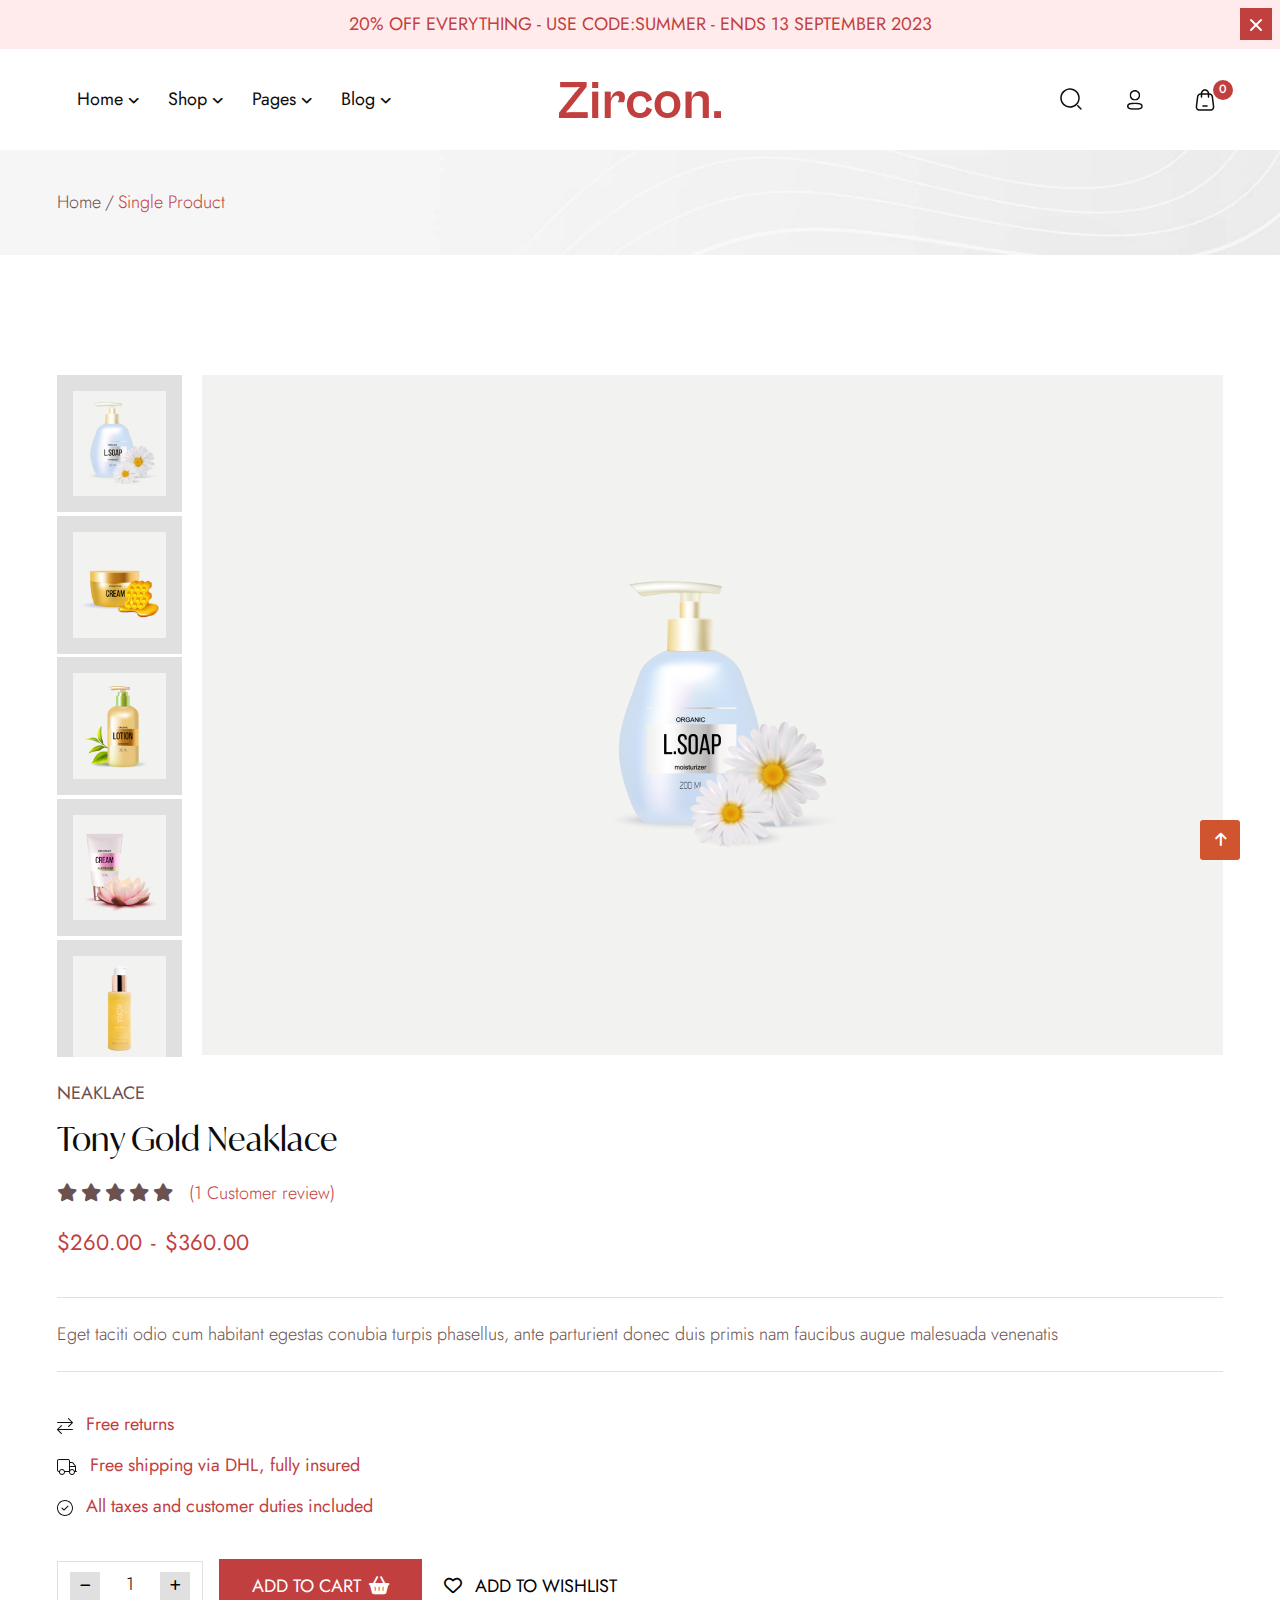
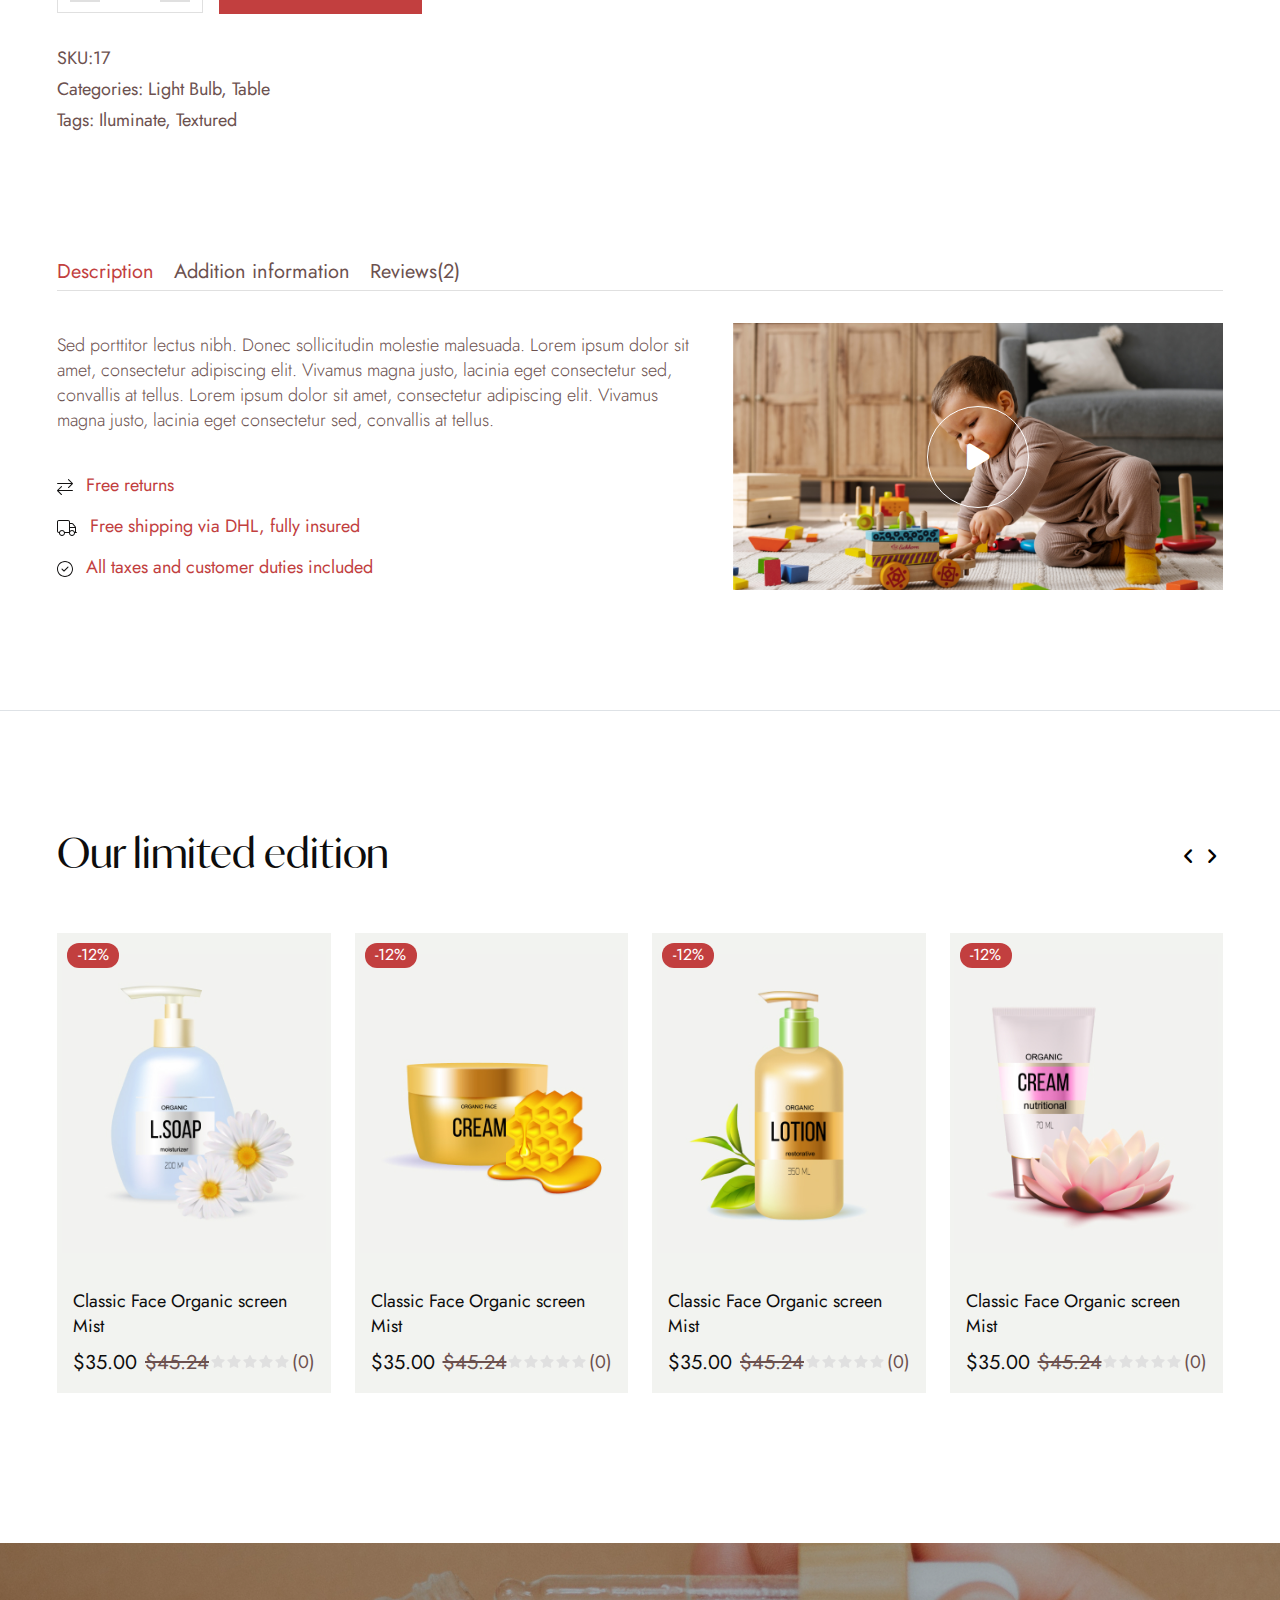
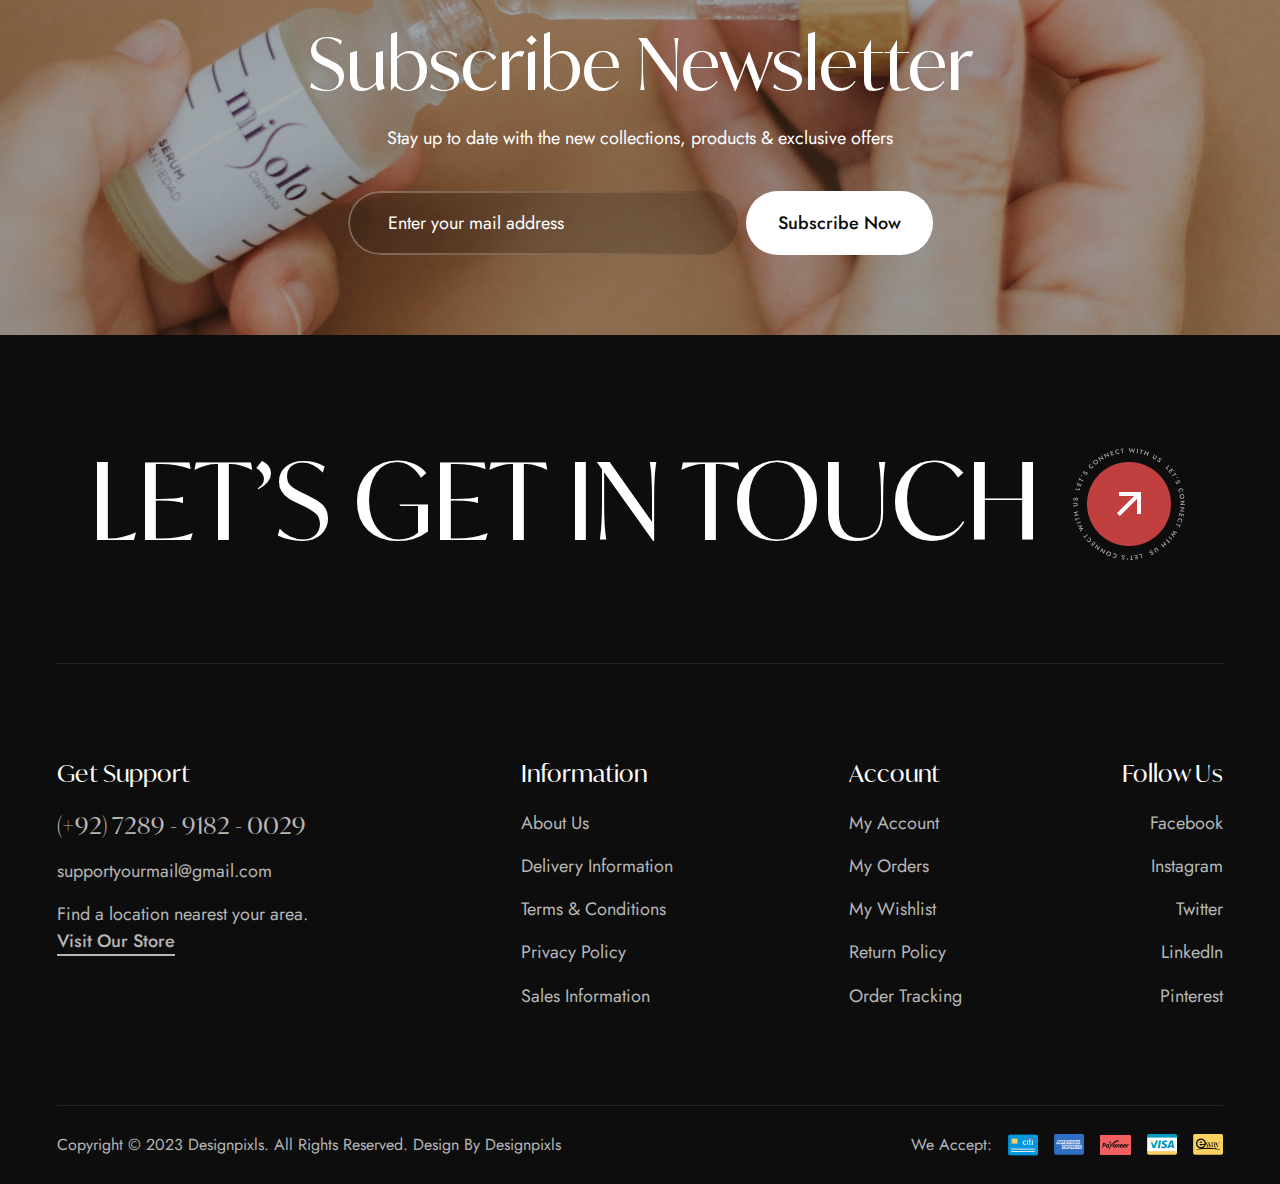
<file: product-details.html>
<!DOCTYPE html>
<html lang="en">

<head>
    <meta charset="UTF-8">
    <meta name="viewport" content="width=device-width, initial-scale=1.0">
    <title>Zircon - Cosmetics & Beauty</title>

    <!--favicon-->
    <link rel="icon" href="assets/images/favicon.png">

    <!--essential css files-->
    <link rel="stylesheet" href="assets/css/bootstrap.css">
    <link rel="stylesheet" href="assets/css/all.css">
    <link rel="stylesheet" href="assets/css/swiper-bundle.min.css">
    <link rel="stylesheet" href="assets/css/nice-select2.css">
    <link rel="stylesheet" href="assets/css/style.css">

    <!--essential scripts file-->
    <script src="assets/js/popper.min.js" defer="defer"></script>
    <script src="assets/js/bootstrap.min.js" defer="defer"></script>
    <script src="assets/js/swiper-bundle.min.js" defer="defer"></script>
    <script src="assets/js/gsap.js" defer="defer"></script>
    <script src="assets/js/gsap-scroll-trigger.js" defer="defer"></script>
    <script src="assets/js/gsap-split-text.js" defer="defer"></script>
    <script src="assets/js/nice-select2.js" defer="defer"></script>
    <script src="assets/js/scripts.js" defer="defer"></script>
</head>

<body>

    <div class="zc_preloader">
        <div class="zc_loading_container">
            <div class="loading_text">
                <span>Z</span>
                <span>i</span>
                <span>r</span>
                <span>c</span>
                <span>o</span>
                <span>n</span>
                <span>.</span>
            </div>
        </div>
    </div>

    <!--START:Header Section -->
    <header class="zc_header_default header-sticky">
        <div class="zc_coupon_announce position-relative">
            <p class="mb-0 text-center text-uppercase">20% off everything - Use code:Summer - Ends 13 September 2023</p>
            <button href="#" class="zc_announce_close">
                <svg width="20" height="20" viewBox="0 0 20 20" fill="none" xmlns="http://www.w3.org/2000/svg">
                    <path d="M15 5L5 15" stroke="white" stroke-width="2" stroke-linecap="round" stroke-linejoin="round" />
                    <path d="M5 5L15 15" stroke="white" stroke-width="2" stroke-linecap="round" stroke-linejoin="round" />
                </svg>
            </button>
        </div>
        <div class="zc_header_nav">
            <div class="container">
                <div class="row align-items-center">
                    <div class="col-5 col-sm-6 d-lg-none">
                        <div class="zc_header_logo text-start">
                            <a href="index.html"><img src="assets/images/logo.png" alt="logo" class="img-fluid"></a>
                        </div>
                    </div>
                    <div class="col-xl-5 col-lg-5 d-none d-lg-flex">
                        <nav class="zc_nav_menu">
                            <ul>
                                <li class="has-submenu"><a href="#">Home</a>
                                    <ul class="submenu-wrapper">
                                        <li><a href="index.html">Home Page 1</a></li>
                                        <li><a href="index-2.html">Home Page 2</a></li>
                                        <li><a href="index-3.html">Home Page 3</a></li>
                                    </ul>
                                </li>
                                <li class="has-submenu has-megamenu"><a href="#">Shop</a>
                                    <!-- Mega Menu  -->
                                    <div class="zc_megamenu">
                                        <div class="header-submenu-wrapper">
                                            <div class="container">
                                                <div class="header-megamenu-wrapper row">
                                                    <div class="col-3">
                                                        <!-- Header Mega Menu List -->
                                                        <div class="header-megamenu-list">
                                                            <a href="shop.html" class="header-megamenu-title">Best Seller</a>
                                                            <ul role="list">
                                                                <li>
                                                                    <a href="shop.html" class="link-animation">T-shirt dress</a>
                                                                    <span class="badge">Sale</span>
                                                                </li>
                                                                <li>
                                                                    <a href="shop.html" class="link-animation">T-shirt dress</a>
                                                                </li>
                                                                <li>
                                                                    <a href="shop.html" class="link-animation">Denim jacket</a>
                                                                </li>
                                                            </ul>
                                                        </div>
                                                        <!-- Header Mega Menu List -->
                                                        <div class="header-megamenu-list">
                                                            <a href="shop.html" class="header-megamenu-title">Fashion</a>
                                                            <ul role="list">
                                                                <li>
                                                                    <a href="shop.html" class="link-animation">Pencil skirt</a>
                                                                    <span class="badge sale">Sale</span>
                                                                </li>
                                                                <li>
                                                                    <a href="shop.html" class="link-animation">Maxi dress</a>
                                                                </li>
                                                                <li>
                                                                    <a href="shop.html" class="link-animation">Crop top</a>
                                                                </li>
                                                                <li>
                                                                    <a href="shop.html" class="link-animation">Skinny jeans</a>
                                                                    <span class="badge new">Sale</span>
                                                                </li>
                                                                <li>
                                                                    <a href="shop.html" class="link-animation">Women Shirt</a>
                                                                </li>
                                                            </ul>
                                                        </div>
                                                    </div>
                                                    <div class="col-3">
                                                        <!-- Header Mega Menu List -->
                                                        <div class="header-megamenu-list">
                                                            <a href="shop.html" class="header-megamenu-title">Hot Deals</a>
                                                            <ul role="list">
                                                                <li>
                                                                    <a href="shop.html" class="link-animation">Button-down shirt</a>
                                                                    <span class="badge">Sale</span>
                                                                </li>
                                                                <li>
                                                                    <a href="shop.html" class="link-animation">High-waist pants</a>
                                                                </li>
                                                                <li>
                                                                    <a href="shop.html" class="link-animation">Tunic top</a>
                                                                </li>
                                                                <li>
                                                                    <a href="shop.html" class="link-animation">Peplum blouse</a>
                                                                    <span class="badge">Sale</span>
                                                                </li>
                                                                <li>
                                                                    <a href="shop.html" class="link-animation">Women Shirt</a>
                                                                </li>
                                                            </ul>
                                                        </div>
                                                        <!-- Header Mega Menu List -->
                                                        <div class="header-megamenu-list">
                                                            <a href="#" class="header-megamenu-title">Fashion</a>
                                                            <ul class="" role="list">
                                                                <li>
                                                                    <a href="shop.html" class="link-animation">Pencil skirt</a>
                                                                    <span class="badge sale badge">Sale</span>
                                                                </li>
                                                                <li>
                                                                    <a href="shop.html" class="link-animation">Maxi dress</a>
                                                                </li>
                                                                <li>
                                                                    <a href="shop.html" class="link-animation">Crop top</a>
                                                                </li>
                                                                <li>
                                                                    <a href="shop.html" class="link-animation">Skinny jeans</a>
                                                                    <span class="badge new">Sale</span>
                                                                </li>
                                                                <li>
                                                                    <a href="shop.html" class="link-animation">Women Shirt</a>
                                                                </li>
                                                            </ul>
                                                        </div>
                                                    </div>
                                                    <div class="col-3">
                                                        <!-- Header Mega Menu List -->
                                                        <div class="header-megamenu-list">
                                                            <a href="#" class="header-megamenu-title">Hot Deals</a>
                                                            <ul role="list">
                                                                <li>
                                                                    <a href="#" class="link-animation">Long sleeve shirt</a>
                                                                </li>
                                                                <li>
                                                                    <a href="#" class="link-animation">Shorts Gym Snad</a>
                                                                </li>
                                                                <li>
                                                                    <a href="#" class="link-animation">Black Zipper</a>
                                                                </li>
                                                                <li>
                                                                    <a href="#" class="link-animation">Peplum blouse</a>
                                                                    <span class="badge sale">Sale</span>
                                                                </li>
                                                                <li>
                                                                    <a href="#" class="link-animation">Women Shirt</a>
                                                                </li>
                                                            </ul>
                                                        </div>
                                                        <!-- Header Mega Menu List -->
                                                        <div class="header-megamenu-list">
                                                            <a href="#" class="header-megamenu-title">Fashion</a>
                                                            <ul role="list">
                                                                <li>
                                                                    <a href="#" class="link-animation">Pencil skirt</a>
                                                                    <span class="badge sale">Sale</span>
                                                                </li>
                                                                <li>
                                                                    <a href="#" class="link-animation">Maxi dress</a>
                                                                </li>
                                                                <li>
                                                                    <a href="#" class="link-animation">Crop top</a>
                                                                </li>
                                                                <li>
                                                                    <a href="#" class="link-animation">Skinny jeans</a>
                                                                    <span class="badge new">Sale</span>
                                                                </li>
                                                                <li>
                                                                    <a href="#" class="link-animation">Women Shirt</a>
                                                                </li>
                                                            </ul>
                                                        </div>
                                                    </div>
                                                    <div class="col-3">
                                                        <div class="header-megamenu-banner">
                                                            <h5 class="banner-title">Off work on payday.</h5>
                                                            <img loading="lazy" src="assets/images/look-book/lookbook3.2img.png" alt="Zircon" class="megamenu-banner-image" />
                                                            <p class="p-lg banner-text ">
                                                                New Arrival Sale 20% Discount <br>
                                                                <a class="single-button link-animation" href="/shop.html">
                                                                    Shop Now
                                                                </a>
                                                            </p>
                                                        </div>
                                                    </div>
                                                </div>
                                            </div>
                                        </div>
                                    </div>
                                </li>
                                <li class="has-submenu"><a href="#">Pages</a>
                                    <ul class="submenu-wrapper">
                                        <li><a href="about.html">About Us</a></li>
                                        <li><a href="contact.html">Contact</a></li>
                                        <li class="has-submenu"><a href="javascript:void(0)">Product</a>
                                            <ul class="submenu-wrapper">
                                                <li><a href="shop.html">Shop Grid</a></li>
                                                <li><a href="shop-list.html">Shop List</a></li>
                                                <li><a href="product-details.html">Product Details</a></li>
                                                <li><a href="product-details-2.html">Product Details V2</a></li>
                                                <li><a href="product-details-3.html">Product Details V3</a></li>
                                                <li><a href="checkout.html">Checkout</a></li>
                                            </ul>
                                        </li>
                                        <li><a href="faq.html">Faq</a></li>
                                        <li><a href="cart.html">Cart</a></li>
                                        <li><a href="wishlist.html">Wishlist</a></li>
                                        <li><a href="order-tracking.html">Order Tracking</a></li>
                                    </ul>
                                </li>
                                <li class="has-submenu"><a href="#">Blog</a>
                                    <ul class="submenu-wrapper">
                                        <li><a href="blog.html">Blog List</a></li>
                                        <li><a href="blog-single.html">Blog Details</a></li>
                                    </ul>
                                </li>
                            </ul>
                        </nav>
                    </div>
                    <div class="col-xl-2 col-lg-3 d-none d-lg-block">
                        <div class="zc_header_logo text-center">
                            <a href="index.html"><img src="assets/images/logo.png" alt="logo" class="img-fluid"></a>
                        </div>
                    </div>
                    <div class="col-xl-5 col-lg-4 col-7 col-sm-6">
                        <div class="zc_header_right d-flex align-items-center justify-content-end">
                            <div class="header-search">
                                <button type="button" class="zc_header_search zc_headerSrc-open" data-bs-toggle="dropdown" aria-expanded="false">
                                    <svg width="24" height="24" viewBox="0 0 24 24" fill="none" xmlns="http://www.w3.org/2000/svg">
                                        <path d="M22.0001 22.7502C21.9016 22.7505 21.804 22.7312 21.7131 22.6934C21.6221 22.6556 21.5395 22.6002 21.4701 22.5302L18.2501 19.3102C18.1176 19.1681 18.0455 18.98 18.0489 18.7857C18.0524 18.5914 18.1311 18.406 18.2685 18.2686C18.4059 18.1312 18.5913 18.0525 18.7856 18.0491C18.9799 18.0456 19.1679 18.1178 19.3101 18.2502L22.5301 21.4702C22.6349 21.5751 22.7062 21.7087 22.7351 21.8541C22.764 21.9995 22.7491 22.1502 22.6924 22.2872C22.6357 22.4241 22.5397 22.5412 22.4165 22.6236C22.2932 22.7061 22.1484 22.7501 22.0001 22.7502Z" fill="#0D0D0D" />
                                        <path d="M11 20.7502C9.07164 20.7502 7.18657 20.1784 5.58319 19.1071C3.97982 18.0357 2.73013 16.513 1.99218 14.7314C1.25422 12.9498 1.06114 10.9894 1.43735 9.09812C1.81355 7.2068 2.74215 5.46952 4.10571 4.10596C5.46928 2.7424 7.20656 1.8138 9.09787 1.43759C10.9892 1.06139 12.9496 1.25447 14.7312 1.99242C16.5127 2.73038 18.0355 3.98006 19.1068 5.58344C20.1782 7.18682 20.75 9.07188 20.75 11.0002C20.7471 13.5852 19.7189 16.0635 17.8911 17.8913C16.0632 19.7192 13.585 20.7473 11 20.7502ZM11 2.75025C9.36831 2.75025 7.77326 3.2341 6.41655 4.14062C5.05984 5.04715 4.00242 6.33562 3.378 7.84311C2.75358 9.3506 2.5902 11.0094 2.90853 12.6097C3.22685 14.2101 4.01259 15.6801 5.16637 16.8339C6.32016 17.9877 7.79017 18.7734 9.39051 19.0917C10.9909 19.4101 12.6497 19.2467 14.1571 18.6223C15.6646 17.9978 16.9531 16.9404 17.8596 15.5837C18.7661 14.227 19.25 12.6319 19.25 11.0002C19.2476 8.81294 18.3777 6.71591 16.831 5.16925C15.2843 3.62259 13.1873 2.75263 11 2.75025Z" fill="#0D0D0D" />
                                    </svg>
                                </button>
                                <div class="dropdown-menu dropdown-menu-end" style="">
                                    <form class="search-form d-flex align-items-center gap-2">
                                        <input type="text" placeholder="Search..." class="theme-input bg-transparent">
                                        <button type="submit" class="submit-btn">Go</button>
                                    </form>
                                </div>
                            </div>
                            <div class="zc_header_user d-none d-sm-block">
                                <a href="#">
                                    <svg width="24" height="24" viewBox="0 0 24 24" fill="none" xmlns="http://www.w3.org/2000/svg">
                                        <mask id="mask0_140_1208" style="mask-type:luminance" maskUnits="userSpaceOnUse" x="4" y="14" width="16" height="8">
                                            <path fill-rule="evenodd" clip-rule="evenodd" d="M4 14.4961H19.8399V21.8701H4V14.4961Z" fill="white" />
                                        </mask>
                                        <g mask="url(#mask0_140_1208)">
                                            <path fill-rule="evenodd" clip-rule="evenodd" d="M11.921 15.9961C7.66 15.9961 5.5 16.7281 5.5 18.1731C5.5 19.6311 7.66 20.3701 11.921 20.3701C16.181 20.3701 18.34 19.6381 18.34 18.1931C18.34 16.7351 16.181 15.9961 11.921 15.9961ZM11.921 21.8701C9.962 21.8701 4 21.8701 4 18.1731C4 14.8771 8.521 14.4961 11.921 14.4961C13.88 14.4961 19.84 14.4961 19.84 18.1931C19.84 21.4891 15.32 21.8701 11.921 21.8701Z" fill="#0D0D0D" />
                                        </g>
                                        <mask id="mask1_140_1208" style="mask-type:luminance" maskUnits="userSpaceOnUse" x="6" y="2" width="12" height="11">
                                            <path fill-rule="evenodd" clip-rule="evenodd" d="M6.61035 2.00012H17.2304V12.6187H6.61035V2.00012Z" fill="white" />
                                        </mask>
                                        <g mask="url(#mask1_140_1208)">
                                            <path fill-rule="evenodd" clip-rule="evenodd" d="M11.9214 3.42776C9.78038 3.42776 8.03838 5.16876 8.03838 7.30976C8.03138 9.44376 9.76038 11.1838 11.8924 11.1918L11.9214 11.9058V11.1918C14.0614 11.1918 15.8024 9.44976 15.8024 7.30976C15.8024 5.16876 14.0614 3.42776 11.9214 3.42776ZM11.9214 12.6188H11.8894C8.96738 12.6098 6.60038 10.2268 6.61038 7.30676C6.61038 4.38176 8.99238 1.99976 11.9214 1.99976C14.8494 1.99976 17.2304 4.38176 17.2304 7.30976C17.2304 10.2378 14.8494 12.6188 11.9214 12.6188Z" fill="#0D0D0D" />
                                        </g>
                                    </svg>
                                </a>
                                <ul class="position-absolute user-menu">
                                    <li><a href="login.html">Login</a></li>
                                    <li><a href="signup.html">Sign Up</a></li>
                                    <li><a href="login.html">My Account</a></li>
                                </ul>
                            </div>
                            <div class="zc_header_cart d-none d-sm-block">
                                <button type="button">
                                    <svg width="24" height="24" viewBox="0 0 24 24" fill="none" xmlns="http://www.w3.org/2000/svg">
                                        <path d="M17.5995 22.7383H6.39947C5.86779 22.7383 5.34219 22.6252 4.85756 22.4066C4.37293 22.1879 3.94036 21.8687 3.58854 21.47C3.23673 21.0714 2.97372 20.6025 2.81699 20.0945C2.66026 19.5864 2.61338 19.0508 2.67947 18.5233L3.92947 8.52328C4.04381 7.61692 4.48465 6.78333 5.16942 6.17863C5.85419 5.57393 6.73592 5.23961 7.64947 5.23828H16.3495C17.2629 5.23977 18.1445 5.57399 18.8294 6.17842C19.5143 6.78286 19.9555 7.6161 20.0705 8.52228L21.3205 18.5223C21.3866 19.05 21.3396 19.5857 21.1829 20.0938C21.0261 20.602 20.763 21.071 20.4111 21.4697C20.0592 21.8685 19.6265 22.1878 19.1417 22.4065C18.657 22.6252 18.1313 22.7383 17.5995 22.7383ZM7.64547 6.73828C7.0974 6.73929 6.56848 6.93996 6.15766 7.30274C5.74684 7.66552 5.48228 8.16555 5.41347 8.70928L4.16347 18.7093C4.12354 19.0262 4.1516 19.348 4.24579 19.6532C4.33998 19.9584 4.49812 20.24 4.70969 20.4793C4.92127 20.7186 5.1814 20.9101 5.47277 21.0409C5.76414 21.1718 6.08005 21.2391 6.39947 21.2383H17.5995C17.9186 21.2385 18.2341 21.1708 18.525 21.0397C18.8159 20.9086 19.0756 20.7171 19.2868 20.4778C19.4981 20.2386 19.6559 19.9572 19.75 19.6523C19.8441 19.3474 19.8722 19.0259 19.8325 18.7093L18.5825 8.70928C18.513 8.16564 18.2481 7.66584 17.8372 7.30316C17.4263 6.94047 16.8975 6.73969 16.3495 6.73828H7.64547Z" fill="#0D0D0D" />
                                        <path d="M15.499 9.75024C15.3001 9.75024 15.1093 9.67123 14.9687 9.53057C14.828 9.38992 14.749 9.19916 14.749 9.00024V5.50024C14.749 4.7709 14.4593 4.07143 13.9436 3.5557C13.4278 3.03998 12.7284 2.75024 11.999 2.75024C11.2697 2.75024 10.5702 3.03998 10.0545 3.5557C9.53875 4.07143 9.24902 4.7709 9.24902 5.50024V9.00024C9.24902 9.19916 9.17001 9.38992 9.02935 9.53057C8.8887 9.67123 8.69794 9.75024 8.49902 9.75024C8.30011 9.75024 8.10935 9.67123 7.96869 9.53057C7.82804 9.38992 7.74902 9.19916 7.74902 9.00024V5.50024C7.74902 4.37307 8.19679 3.29207 8.99382 2.49504C9.79085 1.69801 10.8719 1.25024 11.999 1.25024C13.1262 1.25024 14.2072 1.69801 15.0042 2.49504C15.8013 3.29207 16.249 4.37307 16.249 5.50024V9.00024C16.249 9.19916 16.17 9.38992 16.0294 9.53057C15.8887 9.67123 15.6979 9.75024 15.499 9.75024Z" fill="#0D0D0D" />
                                        <path d="M14 18.75H10C9.80109 18.75 9.61032 18.671 9.46967 18.5303C9.32902 18.3897 9.25 18.1989 9.25 18C9.25 17.8011 9.32902 17.6103 9.46967 17.4697C9.61032 17.329 9.80109 17.25 10 17.25H14C14.1989 17.25 14.3897 17.329 14.5303 17.4697C14.671 17.6103 14.75 17.8011 14.75 18C14.75 18.1989 14.671 18.3897 14.5303 18.5303C14.3897 18.671 14.1989 18.75 14 18.75Z" fill="#0D0D0D" />
                                    </svg>
                                </button>
                                <span class="zc_cart_count">0</span>
                            </div>
                            <div class="header-toggle zc3_header-toggle d-lg-none">
                                <button type="button" class="zc3_menu_toggler d-lg-none">
                                    <span></span>
                                    <span></span>
                                    <span></span>
                                </button>
                            </div>
                        </div>
                    </div>
                </div>
            </div>
        </div>
    </header>
    <!-- END:Header Section -->


    <main id="MainContent">
        <!--breadcrumb section start-->
        <div class="breadcrumb-section pt-40 pb-40" data-background="assets/images/shape/breadcrumb-bg.jpg">
            <div class="container">
                <p class="breadcrumb-text fw-light mb-0"><a href="index.html">Home</a>/<span class="primary-text-color">Single Product</span></p>
            </div>
        </div>
        <!--breadcrumb section end-->

        <!--product details start-->
        <section class="ptb-120 bg-white">
            <div class="container pb-5 pb-sm-0">
                <div class="product-single">
                    <div class="row g-4">
                        <div class="col-xxl-6">
                            <div class="d-flex product-gallery-wraper">
                                <div class="product-nav-slider-wrapper">
                                    <div thumbsSlider="" class="swiper product-nav-slider">
                                        <div class="swiper-wrapper">
                                            <div class="swiper-slide">
                                                <div class="feature-image light-bg p-3">
                                                    <img src="assets/images/product/pd-01.jpg" alt="not found" class="img-fluid">
                                                </div>
                                            </div>
                                            <div class="swiper-slide">
                                                <div class="feature-image light-bg p-3">
                                                    <img src="assets/images/product/pd-02.jpg" alt="not found" class="img-fluid">
                                                </div>
                                            </div>
                                            <div class="swiper-slide">
                                                <div class="feature-image light-bg p-3">
                                                    <img src="assets/images/product/pd-03.jpg" alt="not found" class="img-fluid">
                                                </div>
                                            </div>
                                            <div class="swiper-slide">
                                                <div class="feature-image light-bg p-3">
                                                    <img src="assets/images/product/pd-04.jpg" alt="not found" class="img-fluid">
                                                </div>
                                            </div>
                                            <div class="swiper-slide">
                                                <div class="feature-image light-bg p-3">
                                                    <img src="assets/images/product/pd-05.jpg" alt="not found" class="img-fluid">
                                                </div>
                                            </div>
                                            <div class="swiper-slide">
                                                <div class="feature-image light-bg p-3">
                                                    <img src="assets/images/product/pd-06.jpg" alt="not found" class="img-fluid">
                                                </div>
                                            </div>
                                            <div class="swiper-slide">
                                                <div class="feature-image light-bg p-3">
                                                    <img src="assets/images/product/pd-07.jpg" alt="not found" class="img-fluid">
                                                </div>
                                            </div>
                                        </div>
                                    </div>
                                </div>
                                <div class="swiper product-main-slider-wrapper zc_pd_main_slider">
                                    <div class="swiper-wrapper single-product-slider">
                                        <div class="swiper-slide">
                                            <div class="feature-image bg-light">
                                                <img src="assets/images/product/pd-01.jpg" alt="not found" class="img-fluid">
                                            </div>
                                        </div>
                                        <div class="swiper-slide">
                                            <div class="feature-image bg-light">
                                                <img src="assets/images/product/pd-02.jpg" alt="not found" class="img-fluid">
                                            </div>
                                        </div>
                                        <div class="swiper-slide">
                                            <div class="feature-image bg-light">
                                                <img src="assets/images/product/pd-03.jpg" alt="not found" class="img-fluid">
                                            </div>
                                        </div>
                                        <div class="swiper-slide">
                                            <div class="feature-image bg-light">
                                                <img src="assets/images/product/pd-04.jpg" alt="not found" class="img-fluid">
                                            </div>
                                        </div>
                                        <div class="swiper-slide">
                                            <div class="feature-image bg-light">
                                                <img src="assets/images/product/pd-05.jpg" alt="not found" class="img-fluid">
                                            </div>
                                        </div>
                                        <div class="swiper-slide">
                                            <div class="feature-image bg-light">
                                                <img src="assets/images/product/pd-06.jpg" alt="not found" class="img-fluid">
                                            </div>
                                        </div>
                                        <div class="swiper-slide">
                                            <div class="feature-image bg-light">
                                                <img src="assets/images/product/pd-07.jpg" alt="not found" class="img-fluid">
                                            </div>
                                        </div>
                                    </div>
                                </div>
                            </div>
                        </div>
                        <div class="col-xxl-6">
                            <div class="single-product-info">
                                <a href="shop-list.html" class="category-btn text-uppercase fs-sm gmWsecondaryColor d-inline-block mb-3">Neaklace</a>
                                <h3 class="mb-4">Tony Gold Neaklace</h3>
                                <div class="item-reivew d-flex align-items-center gap-3">
                                    <ul class="rating-star d-flex align-items-center gap-1 fs-sm">
                                        <li><i class="fas fa-star"></i></li>
                                        <li><i class="fas fa-star"></i></li>
                                        <li><i class="fas fa-star"></i></li>
                                        <li><i class="fas fa-star"></i></li>
                                        <li><i class="fas fa-star"></i></li>
                                    </ul>
                                    <span class="primary-text-color fw-light">(1 Customer review)</span>
                                </div>
                                <div class="pricing mt-4">
                                    <span class="primary-text-color">$260.00</span>
                                    <span class="pricing-devider primary-text-color">-</span>
                                    <span class="primary-text-color">$360.00</span>
                                </div>
                                <div class="short-description mt-40">
                                    <p class="mb-0 fw-light">Eget taciti odio cum habitant egestas conubia turpis phasellus, ante parturient
                                        donec duis primis nam faucibus augue malesuada venenatis</p>
                                </div>
                                <ul class="single-product-features mt-40">
                                    <li>
                                        <span class="me-2">
                                            <svg width="16" height="18" viewBox="0 0 16 18" fill="none" xmlns="http://www.w3.org/2000/svg">
                                                <path d="M0.5 6H14.2812L11.125 9.15625C10.9375 9.34375 10.9375 9.6875 11.125 9.875C11.3125 10.0625 11.6562 10.0625 11.8438 9.875L15.8438 5.875C15.9375 5.78125 16 5.65625 16 5.5C16 5.375 15.9375 5.25 15.8438 5.15625L11.8438 1.15625C11.6562 0.96875 11.3125 0.96875 11.125 1.15625C10.9375 1.34375 10.9375 1.6875 11.125 1.875L14.2812 5H0.5C0.21875 5 0 5.25 0 5.5C0 5.78125 0.21875 6 0.5 6ZM15.5 12H1.6875L4.84375 8.875C5.03125 8.6875 5.03125 8.34375 4.84375 8.15625C4.65625 7.96875 4.3125 7.96875 4.125 8.15625L0.125 12.1562C0.03125 12.25 0 12.375 0 12.5C0 12.6562 0.03125 12.7812 0.125 12.875L4.125 16.875C4.3125 17.0625 4.65625 17.0625 4.84375 16.875C5.03125 16.6875 5.03125 16.3438 4.84375 16.1562L1.6875 13H15.5C15.75 13 16 12.7812 16 12.5C16 12.25 15.75 12 15.5 12Z" fill="#121111" />
                                            </svg>
                                        </span>
                                        Free returns
                                    </li>
                                    <li>
                                        <span class="me-2">
                                            <svg width="20" height="16" viewBox="0 0 20 16" fill="none" xmlns="http://www.w3.org/2000/svg">
                                                <path d="M2 13C0.875 13 0 12.125 0 11V2C0 0.90625 0.875 0 2 0H11C12.0938 0 13 0.90625 13 2V3H15.0312C15.4688 3 15.875 3.21875 16.1562 3.53125L18.625 6.40625C18.8438 6.6875 19 7.03125 19 7.375V12H19.5C19.75 12 20 12.25 20 12.5C20 12.7812 19.75 13 19.5 13H18C18 14.6562 16.6562 16 15 16C13.3125 16 12 14.6562 12 13H7.96875C7.96875 14.6562 6.65625 16 4.96875 16C3.3125 16 1.96875 14.6562 1.96875 13H2ZM1 2V11C1 11.5625 1.4375 12 2 12H2.15625C2.5625 10.8438 3.6875 10 5 10C6.28125 10 7.40625 10.8438 7.8125 12H12V2C12 1.46875 11.5312 1 11 1H2C1.4375 1 1 1.46875 1 2ZM17.8125 7L15.4062 4.1875C15.3125 4.0625 15.1562 4 15.0312 4H13V7H17.8125ZM13 8V10.7812C13.5 10.3125 14.2188 10 15 10C16.2812 10 17.4062 10.8438 17.8125 12H18V8H13ZM5 11C3.875 11 3 11.9062 3 13C3 14.125 3.875 15 5 15C6.09375 15 7 14.125 7 13C7 11.9062 6.09375 11 5 11ZM15 15C16.0938 15 17 14.125 17 13C17 11.9062 16.0938 11 15 11C13.875 11 13 11.9062 13 13C13 14.125 13.875 15 15 15Z" fill="#121111" />
                                            </svg>
                                        </span>
                                        Free shipping via DHL, fully insured
                                    </li>
                                    <li>
                                        <span class="me-2">
                                            <svg width="16" height="16" viewBox="0 0 16 16" fill="none" xmlns="http://www.w3.org/2000/svg">
                                                <path d="M7.34375 10.375C7.15625 10.5625 6.8125 10.5625 6.625 10.375L4.625 8.375C4.4375 8.1875 4.4375 7.84375 4.625 7.65625C4.8125 7.46875 5.15625 7.46875 5.34375 7.65625L7 9.3125L10.625 5.65625C10.8125 5.46875 11.1562 5.46875 11.3438 5.65625C11.5312 5.84375 11.5312 6.1875 11.3438 6.375L7.34375 10.375ZM16 8C16 12.4375 12.4062 16 8 16C3.5625 16 0 12.4375 0 8C0 3.59375 3.5625 0 8 0C12.4062 0 16 3.59375 16 8ZM8 1C4.125 1 1 4.15625 1 8C1 11.875 4.125 15 8 15C11.8438 15 15 11.875 15 8C15 4.15625 11.8438 1 8 1Z" fill="#121111" />
                                            </svg>
                                        </span>
                                        All taxes and customer duties included
                                    </li>
                                </ul>
                                <div class="d-flex align-items-center mt-40 gap-3 flex-wrap">
                                    <div class="quantity-box">
                                        <button type="button" class="drecrement"><i class="fa-solid fa-minus"></i></button>
                                        <input type="text" value="1">
                                        <button type="button" class="drecrement"><i class="fa-solid fa-plus"></i></button>
                                    </div>
                                    <button type="button" class="add_to_cart_btn">Add to Cart<span class="ms-2"><i class="fa-solid fa-basket-shopping"></i></span></button>
                                    <button type="button" class="wish_btn">
                                        <span class="me-2">
                                            <i class="fa-regular fa-heart"></i>
                                        </span>
                                        Add to Wishlist
                                    </button>
                                </div>
                                <ul class="product-meta mt-32">
                                    <li>SKU:17</li>
                                    <li>Categories: Light Bulb, Table</li>
                                    <li>Tags: Iluminate, Textured</li>
                                </ul>
                            </div>
                        </div>
                    </div>

                    <div class="single-product-tab pt-120">
                        <ul class="nav nav-tabs">
                            <li><a href="#tab-1" data-bs-toggle="tab" class="active">Description</a></li>
                            <li><a href="#tab-2" data-bs-toggle="tab">Addition information</a></li>
                            <li><a href="#tab-3" data-bs-toggle="tab">Reviews(2)</a></li>
                        </ul>
                        <div class="tab-content mt-32">
                            <div class="tab-pane fade show active" id="tab-1">
                                <div class="d-flex align-items-center justify-content-between gap-4 flex-wrap flex-lg-nowrap">
                                    <div class="product-description">
                                        <p class="mb-0 fw-light">Sed porttitor lectus nibh. Donec sollicitudin molestie malesuada. Lorem ipsum dolor sit amet, consectetur adipiscing elit. Vivamus magna justo, lacinia eget consectetur sed, convallis at tellus. Lorem ipsum dolor sit amet, consectetur adipiscing elit. Vivamus magna justo, lacinia eget consectetur sed, convallis at tellus.</p>
                                        <ul class="single-product-features mt-40">
                                            <li>
                                                <span class="me-2">
                                                    <svg width="16" height="18" viewBox="0 0 16 18" fill="none" xmlns="http://www.w3.org/2000/svg">
                                                        <path d="M0.5 6H14.2812L11.125 9.15625C10.9375 9.34375 10.9375 9.6875 11.125 9.875C11.3125 10.0625 11.6562 10.0625 11.8438 9.875L15.8438 5.875C15.9375 5.78125 16 5.65625 16 5.5C16 5.375 15.9375 5.25 15.8438 5.15625L11.8438 1.15625C11.6562 0.96875 11.3125 0.96875 11.125 1.15625C10.9375 1.34375 10.9375 1.6875 11.125 1.875L14.2812 5H0.5C0.21875 5 0 5.25 0 5.5C0 5.78125 0.21875 6 0.5 6ZM15.5 12H1.6875L4.84375 8.875C5.03125 8.6875 5.03125 8.34375 4.84375 8.15625C4.65625 7.96875 4.3125 7.96875 4.125 8.15625L0.125 12.1562C0.03125 12.25 0 12.375 0 12.5C0 12.6562 0.03125 12.7812 0.125 12.875L4.125 16.875C4.3125 17.0625 4.65625 17.0625 4.84375 16.875C5.03125 16.6875 5.03125 16.3438 4.84375 16.1562L1.6875 13H15.5C15.75 13 16 12.7812 16 12.5C16 12.25 15.75 12 15.5 12Z" fill="#121111" />
                                                    </svg>
                                                </span>
                                                Free returns
                                            </li>
                                            <li>
                                                <span class="me-2">
                                                    <svg width="20" height="16" viewBox="0 0 20 16" fill="none" xmlns="http://www.w3.org/2000/svg">
                                                        <path d="M2 13C0.875 13 0 12.125 0 11V2C0 0.90625 0.875 0 2 0H11C12.0938 0 13 0.90625 13 2V3H15.0312C15.4688 3 15.875 3.21875 16.1562 3.53125L18.625 6.40625C18.8438 6.6875 19 7.03125 19 7.375V12H19.5C19.75 12 20 12.25 20 12.5C20 12.7812 19.75 13 19.5 13H18C18 14.6562 16.6562 16 15 16C13.3125 16 12 14.6562 12 13H7.96875C7.96875 14.6562 6.65625 16 4.96875 16C3.3125 16 1.96875 14.6562 1.96875 13H2ZM1 2V11C1 11.5625 1.4375 12 2 12H2.15625C2.5625 10.8438 3.6875 10 5 10C6.28125 10 7.40625 10.8438 7.8125 12H12V2C12 1.46875 11.5312 1 11 1H2C1.4375 1 1 1.46875 1 2ZM17.8125 7L15.4062 4.1875C15.3125 4.0625 15.1562 4 15.0312 4H13V7H17.8125ZM13 8V10.7812C13.5 10.3125 14.2188 10 15 10C16.2812 10 17.4062 10.8438 17.8125 12H18V8H13ZM5 11C3.875 11 3 11.9062 3 13C3 14.125 3.875 15 5 15C6.09375 15 7 14.125 7 13C7 11.9062 6.09375 11 5 11ZM15 15C16.0938 15 17 14.125 17 13C17 11.9062 16.0938 11 15 11C13.875 11 13 11.9062 13 13C13 14.125 13.875 15 15 15Z" fill="#121111" />
                                                    </svg>
                                                </span>
                                                Free shipping via DHL, fully insured
                                            </li>
                                            <li>
                                                <span class="me-2">
                                                    <svg width="16" height="16" viewBox="0 0 16 16" fill="none" xmlns="http://www.w3.org/2000/svg">
                                                        <path d="M7.34375 10.375C7.15625 10.5625 6.8125 10.5625 6.625 10.375L4.625 8.375C4.4375 8.1875 4.4375 7.84375 4.625 7.65625C4.8125 7.46875 5.15625 7.46875 5.34375 7.65625L7 9.3125L10.625 5.65625C10.8125 5.46875 11.1562 5.46875 11.3438 5.65625C11.5312 5.84375 11.5312 6.1875 11.3438 6.375L7.34375 10.375ZM16 8C16 12.4375 12.4062 16 8 16C3.5625 16 0 12.4375 0 8C0 3.59375 3.5625 0 8 0C12.4062 0 16 3.59375 16 8ZM8 1C4.125 1 1 4.15625 1 8C1 11.875 4.125 15 8 15C11.8438 15 15 11.875 15 8C15 4.15625 11.8438 1 8 1Z" fill="#121111" />
                                                    </svg>
                                                </span>
                                                All taxes and customer duties included
                                            </li>
                                        </ul>
                                    </div>
                                    <div class="video-content flex-shrink-0 position-relative">
                                        <img src="assets/images/about/about-video-bg.jpg" alt="video banner" class="img-fluid">
                                        <a href="https://youtu.be/NYswsA1YWME?si=_i51b3sujx-OvKrQ" class="video-popup-btn gm_video_playBtn"><i class="fas fa-play"></i></a>
                                    </div>
                                </div>
                            </div>
                            <div class="tab-pane fade" id="tab-2">
                                <ul class="product-meta d-flex gap-2 flex-column">
                                    <li>SKU:17</li>
                                    <li>Categories: Light Bulb, Table</li>
                                    <li>Tags: Iluminate, Textured</li>
                                </ul>
                            </div>
                            <div class="tab-pane fade" id="tab-3">
                                <ul class="prduct-reviews">
                                    <li class="d-flex align-items-center gap-4 flex-wrap flex-sm-nowrap">
                                        <img src="assets/images/author/author-com01.jpg" alt="user" class="user-thumb">
                                        <div>
                                            <span class="date fs-sm fw-light text-color">Sep 25, 2022</span>
                                            <h6 class="mt-1 mb-2">Amalia Genner</h6>
                                            <ul class="fs-sm d-flex align-items-center">
                                                <li><i class="fas fa-star"></i></li>
                                                <li><i class="fas fa-star"></i></li>
                                                <li><i class="fas fa-star"></i></li>
                                                <li><i class="fas fa-star"></i></li>
                                                <li><i class="fas fa-star"></i></li>
                                            </ul>
                                            <p class="fs-sm text-color mt-3 mb-0">Lorem ipsum dolor sit amet, consectetur adipiscing elit. Vivamus magna justo, lacinia eget consectetur sed, convallis at tellus. Vivamus suscipit tortor eget felis porttitor volutpat. Vivamus suscipit tortor eget felis porttitor volutpat. Vivamus magna justo</p>
                                        </div>
                                    </li>
                                    <li class="d-flex align-items-center gap-4 flex-wrap flex-sm-nowrap">
                                        <img src="assets/images/author/author-com02.jpg" alt="user" class="user-thumb">
                                        <div>
                                            <span class="date fs-sm fw-light text-color">Sep 25, 2022</span>
                                            <h6 class="mt-1 mb-2">Emma Watson</h6>
                                            <ul class="fs-sm d-flex align-items-center">
                                                <li><i class="fas fa-star"></i></li>
                                                <li><i class="fas fa-star"></i></li>
                                                <li><i class="fas fa-star"></i></li>
                                                <li><i class="fas fa-star"></i></li>
                                                <li><i class="fas fa-star"></i></li>
                                            </ul>
                                            <p class="fs-sm text-color mt-3 mb-0">Lorem ipsum dolor sit amet, consectetur adipiscing elit. Vivamus magna justo, lacinia eget consectetur sed, convallis at tellus. Vivamus suscipit tortor eget felis porttitor volutpat. Vivamus suscipit tortor eget felis porttitor volutpat. Vivamus magna justo</p>
                                        </div>
                                    </li>
                                </ul>
                            </div>
                        </div>
                    </div>

                </div>
            </div>
        </section>
        <!--product details end-->


        <!--featured products start-->
        <section class="zc_featured_product ptb-120 border-top">
            <div class="container">
                <div class="row">
                    <div class="col-lg-6 col-md-6 col-sm-12 mb-50">
                        <div class="zc_section_heading text-start">
                            <h2>Our limited edition</h2>
                        </div>
                    </div>
                    <div class="col-lg-6 col-md-6 col-sm-12 mb-50 d-flex justify-content-end align-items-center gm-arrow-top">
                        <div class="zc_featured_arrow d-flex align-items-center justify-content-end">
                            <button type="button" class="zcFeature-button-prev">
                                <i class="fa-solid fa-angle-left"></i>
                            </button>
                            <button type="button" class="zcFeature-button-next">
                                <i class="fa-solid fa-angle-right"></i>
                            </button>
                        </div>
                    </div>
                </div>
                <div class="row">
                    <div class="col-lg-12">
                        <div class="zc_featuredProduct_slides overflow-hidden">
                            <div class="gm_featured_slideWrap swiper-wrapper">
                                <div class="swiper-slide">
                                    <div class="zc_product_card">
                                        <div class="feature_image">
                                            <a href="javascript:void(0);">
                                                <img class="img-fluid" src="assets/images/product/pd-01.jpg" alt="Zircon">
                                                <img class="img-fluid" src="assets/images/product/pd-01.2.jpg" alt="Zircon">
                                            </a>
                                            <span class="zc_badge">-12%</span>
                                        </div>
                                        <div class="product_con">
                                            <h2><a href="javascript:void(0);">Classic Face Organic screen Mist</a></h2>
                                            <div class="d-flex align-items-center justify-content-between">
                                                <span class="price">
                                                    <ins>$35.00</ins><del>$45.24</del>
                                                </span>
                                                <div class="review d-flex align-items-center">
                                                    <ul class="d-flex align-items-center">
                                                        <li>
                                                            <svg width="16" height="17" viewBox="0 0 16 17" fill="none" xmlns="http://www.w3.org/2000/svg">
                                                                <path d="M11.9456 10.0757C11.7729 10.2462 11.6936 10.4927 11.7329 10.7345L12.3256 14.076C12.3756 14.3592 12.2583 14.6458 12.0256 14.8095C11.7976 14.9793 11.4943 14.9997 11.2456 14.8638L8.29292 13.295C8.19026 13.2393 8.07626 13.2094 7.95959 13.206H7.77892C7.71626 13.2155 7.65493 13.2359 7.59893 13.2671L4.64559 14.8434C4.49959 14.9182 4.33426 14.9446 4.17226 14.9182C3.77759 14.8421 3.51426 14.459 3.57893 14.0549L4.17226 10.7135C4.21159 10.4696 4.13226 10.2217 3.95959 10.0486L1.55226 7.67148C1.35093 7.47249 1.28093 7.17366 1.37293 6.90403C1.46226 6.63508 1.69026 6.4388 1.96559 6.39466L5.27892 5.90498C5.53093 5.87849 5.75226 5.72229 5.86559 5.49137L7.32559 2.44193C7.36026 2.37401 7.40493 2.31153 7.45893 2.25855L7.51892 2.21101C7.55026 2.17569 7.58626 2.14649 7.62626 2.12272L7.69893 2.09555L7.81226 2.04801H8.09293C8.34359 2.0745 8.56426 2.22731 8.67959 2.45551L10.1589 5.49137C10.2656 5.71346 10.4729 5.86763 10.7123 5.90498L14.0256 6.39466C14.3056 6.43541 14.5396 6.63236 14.6323 6.90403C14.7196 7.17637 14.6443 7.47521 14.4389 7.67148L11.9456 10.0757Z" fill="#E0E0E0" />
                                                            </svg>
                                                        </li>
                                                        <li>
                                                            <svg width="16" height="17" viewBox="0 0 16 17" fill="none" xmlns="http://www.w3.org/2000/svg">
                                                                <path d="M11.9456 10.0757C11.7729 10.2462 11.6936 10.4927 11.7329 10.7345L12.3256 14.076C12.3756 14.3592 12.2583 14.6458 12.0256 14.8095C11.7976 14.9793 11.4943 14.9997 11.2456 14.8638L8.29292 13.295C8.19026 13.2393 8.07626 13.2094 7.95959 13.206H7.77892C7.71626 13.2155 7.65493 13.2359 7.59893 13.2671L4.64559 14.8434C4.49959 14.9182 4.33426 14.9446 4.17226 14.9182C3.77759 14.8421 3.51426 14.459 3.57893 14.0549L4.17226 10.7135C4.21159 10.4696 4.13226 10.2217 3.95959 10.0486L1.55226 7.67148C1.35093 7.47249 1.28093 7.17366 1.37293 6.90403C1.46226 6.63508 1.69026 6.4388 1.96559 6.39466L5.27892 5.90498C5.53093 5.87849 5.75226 5.72229 5.86559 5.49137L7.32559 2.44193C7.36026 2.37401 7.40493 2.31153 7.45893 2.25855L7.51892 2.21101C7.55026 2.17569 7.58626 2.14649 7.62626 2.12272L7.69893 2.09555L7.81226 2.04801H8.09293C8.34359 2.0745 8.56426 2.22731 8.67959 2.45551L10.1589 5.49137C10.2656 5.71346 10.4729 5.86763 10.7123 5.90498L14.0256 6.39466C14.3056 6.43541 14.5396 6.63236 14.6323 6.90403C14.7196 7.17637 14.6443 7.47521 14.4389 7.67148L11.9456 10.0757Z" fill="#E0E0E0" />
                                                            </svg>
                                                        </li>
                                                        <li>
                                                            <svg width="16" height="17" viewBox="0 0 16 17" fill="none" xmlns="http://www.w3.org/2000/svg">
                                                                <path d="M11.9456 10.0757C11.7729 10.2462 11.6936 10.4927 11.7329 10.7345L12.3256 14.076C12.3756 14.3592 12.2583 14.6458 12.0256 14.8095C11.7976 14.9793 11.4943 14.9997 11.2456 14.8638L8.29292 13.295C8.19026 13.2393 8.07626 13.2094 7.95959 13.206H7.77892C7.71626 13.2155 7.65493 13.2359 7.59893 13.2671L4.64559 14.8434C4.49959 14.9182 4.33426 14.9446 4.17226 14.9182C3.77759 14.8421 3.51426 14.459 3.57893 14.0549L4.17226 10.7135C4.21159 10.4696 4.13226 10.2217 3.95959 10.0486L1.55226 7.67148C1.35093 7.47249 1.28093 7.17366 1.37293 6.90403C1.46226 6.63508 1.69026 6.4388 1.96559 6.39466L5.27892 5.90498C5.53093 5.87849 5.75226 5.72229 5.86559 5.49137L7.32559 2.44193C7.36026 2.37401 7.40493 2.31153 7.45893 2.25855L7.51892 2.21101C7.55026 2.17569 7.58626 2.14649 7.62626 2.12272L7.69893 2.09555L7.81226 2.04801H8.09293C8.34359 2.0745 8.56426 2.22731 8.67959 2.45551L10.1589 5.49137C10.2656 5.71346 10.4729 5.86763 10.7123 5.90498L14.0256 6.39466C14.3056 6.43541 14.5396 6.63236 14.6323 6.90403C14.7196 7.17637 14.6443 7.47521 14.4389 7.67148L11.9456 10.0757Z" fill="#E0E0E0" />
                                                            </svg>
                                                        </li>
                                                        <li>
                                                            <svg width="16" height="17" viewBox="0 0 16 17" fill="none" xmlns="http://www.w3.org/2000/svg">
                                                                <path d="M11.9456 10.0757C11.7729 10.2462 11.6936 10.4927 11.7329 10.7345L12.3256 14.076C12.3756 14.3592 12.2583 14.6458 12.0256 14.8095C11.7976 14.9793 11.4943 14.9997 11.2456 14.8638L8.29292 13.295C8.19026 13.2393 8.07626 13.2094 7.95959 13.206H7.77892C7.71626 13.2155 7.65493 13.2359 7.59893 13.2671L4.64559 14.8434C4.49959 14.9182 4.33426 14.9446 4.17226 14.9182C3.77759 14.8421 3.51426 14.459 3.57893 14.0549L4.17226 10.7135C4.21159 10.4696 4.13226 10.2217 3.95959 10.0486L1.55226 7.67148C1.35093 7.47249 1.28093 7.17366 1.37293 6.90403C1.46226 6.63508 1.69026 6.4388 1.96559 6.39466L5.27892 5.90498C5.53093 5.87849 5.75226 5.72229 5.86559 5.49137L7.32559 2.44193C7.36026 2.37401 7.40493 2.31153 7.45893 2.25855L7.51892 2.21101C7.55026 2.17569 7.58626 2.14649 7.62626 2.12272L7.69893 2.09555L7.81226 2.04801H8.09293C8.34359 2.0745 8.56426 2.22731 8.67959 2.45551L10.1589 5.49137C10.2656 5.71346 10.4729 5.86763 10.7123 5.90498L14.0256 6.39466C14.3056 6.43541 14.5396 6.63236 14.6323 6.90403C14.7196 7.17637 14.6443 7.47521 14.4389 7.67148L11.9456 10.0757Z" fill="#E0E0E0" />
                                                            </svg>
                                                        </li>
                                                        <li>
                                                            <svg width="16" height="17" viewBox="0 0 16 17" fill="none" xmlns="http://www.w3.org/2000/svg">
                                                                <path d="M11.9456 10.0757C11.7729 10.2462 11.6936 10.4927 11.7329 10.7345L12.3256 14.076C12.3756 14.3592 12.2583 14.6458 12.0256 14.8095C11.7976 14.9793 11.4943 14.9997 11.2456 14.8638L8.29292 13.295C8.19026 13.2393 8.07626 13.2094 7.95959 13.206H7.77892C7.71626 13.2155 7.65493 13.2359 7.59893 13.2671L4.64559 14.8434C4.49959 14.9182 4.33426 14.9446 4.17226 14.9182C3.77759 14.8421 3.51426 14.459 3.57893 14.0549L4.17226 10.7135C4.21159 10.4696 4.13226 10.2217 3.95959 10.0486L1.55226 7.67148C1.35093 7.47249 1.28093 7.17366 1.37293 6.90403C1.46226 6.63508 1.69026 6.4388 1.96559 6.39466L5.27892 5.90498C5.53093 5.87849 5.75226 5.72229 5.86559 5.49137L7.32559 2.44193C7.36026 2.37401 7.40493 2.31153 7.45893 2.25855L7.51892 2.21101C7.55026 2.17569 7.58626 2.14649 7.62626 2.12272L7.69893 2.09555L7.81226 2.04801H8.09293C8.34359 2.0745 8.56426 2.22731 8.67959 2.45551L10.1589 5.49137C10.2656 5.71346 10.4729 5.86763 10.7123 5.90498L14.0256 6.39466C14.3056 6.43541 14.5396 6.63236 14.6323 6.90403C14.7196 7.17637 14.6443 7.47521 14.4389 7.67148L11.9456 10.0757Z" fill="#E0E0E0" />
                                                            </svg>
                                                        </li>
                                                    </ul>
                                                    <span>(0)</span>
                                                </div>
                                            </div>
                                        </div>
                                        <div class="zc_product_action">
                                            <a href="javascript:void(0);" data-text="Add To Cart">
                                                <svg width="20" height="20" viewBox="0 0 20 20" fill="none" xmlns="http://www.w3.org/2000/svg">
                                                    <path d="M14.6665 18.9485H5.33321C4.89015 18.9485 4.45215 18.8543 4.0483 18.6721C3.64444 18.4899 3.28395 18.2239 2.99078 17.8917C2.6976 17.5595 2.47843 17.1687 2.34782 16.7453C2.21721 16.322 2.17814 15.8757 2.23321 15.436L3.27488 7.1027C3.37017 6.3474 3.73753 5.65274 4.30818 5.14883C4.87882 4.64491 5.61359 4.36631 6.37488 4.3652H13.6249C14.3861 4.36644 15.1208 4.64496 15.6915 5.14866C16.2622 5.65235 16.6299 6.34672 16.7257 7.10187L17.7674 15.4352C17.8225 15.8749 17.7834 16.3214 17.6527 16.7448C17.5221 17.1683 17.3028 17.5591 17.0096 17.8914C16.7163 18.2237 16.3557 18.4898 15.9518 18.672C15.5478 18.8543 15.1097 18.9485 14.6665 18.9485ZM6.37155 5.6152C5.91482 5.61605 5.47406 5.78327 5.13171 6.08559C4.78936 6.3879 4.56889 6.80459 4.51155 7.2577L3.46988 15.591C3.43661 15.8551 3.45999 16.1233 3.53848 16.3776C3.61697 16.632 3.74876 16.8666 3.92507 17.0661C4.10138 17.2655 4.31816 17.425 4.56097 17.5341C4.80378 17.6431 5.06704 17.6992 5.33321 17.6985H14.6665C14.9325 17.6987 15.1954 17.6423 15.4378 17.533C15.6803 17.4238 15.8967 17.2642 16.0727 17.0648C16.2487 16.8655 16.3803 16.631 16.4587 16.3769C16.5371 16.1228 16.5605 15.8549 16.5274 15.591L15.4857 7.2577C15.4278 6.80467 15.2071 6.38817 14.8647 6.08593C14.5223 5.7837 14.0816 5.61638 13.6249 5.6152H6.37155Z" fill="#C23F3F" />
                                                    <path d="M12.9163 8.1252C12.7506 8.1252 12.5916 8.05936 12.4744 7.94215C12.3572 7.82494 12.2913 7.66596 12.2913 7.5002V4.58354C12.2913 3.97575 12.0499 3.39285 11.6201 2.96308C11.1904 2.53331 10.6075 2.29187 9.99967 2.29187C9.39189 2.29187 8.80899 2.53331 8.37922 2.96308C7.94945 3.39285 7.70801 3.97575 7.70801 4.58354V7.5002C7.70801 7.66596 7.64216 7.82494 7.52495 7.94215C7.40774 8.05936 7.24877 8.1252 7.08301 8.1252C6.91725 8.1252 6.75828 8.05936 6.64107 7.94215C6.52386 7.82494 6.45801 7.66596 6.45801 7.5002V4.58354C6.45801 3.64423 6.83115 2.74339 7.49534 2.0792C8.15953 1.41501 9.06037 1.04187 9.99967 1.04187C10.939 1.04187 11.8398 1.41501 12.504 2.0792C13.1682 2.74339 13.5413 3.64423 13.5413 4.58354V7.5002C13.5413 7.66596 13.4755 7.82494 13.3583 7.94215C13.2411 8.05936 13.0821 8.1252 12.9163 8.1252Z" fill="#C23F3F" />
                                                    <path d="M11.6663 15.625H8.33301C8.16725 15.625 8.00828 15.5592 7.89107 15.4419C7.77386 15.3247 7.70801 15.1658 7.70801 15C7.70801 14.8342 7.77386 14.6753 7.89107 14.5581C8.00828 14.4408 8.16725 14.375 8.33301 14.375H11.6663C11.8321 14.375 11.9911 14.4408 12.1083 14.5581C12.2255 14.6753 12.2913 14.8342 12.2913 15C12.2913 15.1658 12.2255 15.3247 12.1083 15.4419C11.9911 15.5592 11.8321 15.625 11.6663 15.625Z" fill="#C23F3F" />
                                                </svg>
                                            </a>
                                            <a href="javascript:void(0);" data-text="Wish List">
                                                <svg width="20" height="20" viewBox="0 0 20 20" fill="none" xmlns="http://www.w3.org/2000/svg">
                                                    <path d="M9.99967 18.3335C9.50553 18.3335 9.03288 18.1401 8.67122 17.7906L2.61621 11.9189C1.51693 10.8554 0.833008 9.14489 0.833008 7.45294V7.25213C0.833008 4.16572 3.23926 1.66684 6.21126 1.66684C7.62923 1.66684 8.99349 2.25065 9.99967 3.28814C12.1051 1.11649 15.5104 1.12765 17.6051 3.31417C18.6042 4.35908 19.1663 5.77586 19.1663 7.24841V7.44922C19.1663 9.14117 18.4824 10.8517 17.3831 11.9152L11.3281 17.7906C10.9665 18.1401 10.4938 18.3335 9.99967 18.3335ZM6.20768 2.88653C3.88737 2.88653 2.00749 4.83878 2.00749 7.24841V7.25213V7.45294C2.00749 8.79906 2.55892 10.201 3.41471 11.0265L9.46973 16.8981C9.76693 17.1844 10.2288 17.1844 10.526 16.8981L16.5811 11.0265C17.4368 10.1972 17.9919 8.79534 17.9919 7.45294V7.25213C17.9919 4.8425 16.1084 2.88653 13.7845 2.88653C12.6709 2.88653 11.6003 3.34763 10.8125 4.16572L9.99967 5.00984L9.18327 4.162C8.39193 3.34391 7.32129 2.88653 6.20768 2.88653Z" fill="#C23F3F" />
                                                </svg>
                                            </a>
                                            <a href="javascript:void(0);" data-text="Compare">
                                                <svg width="20" height="20" viewBox="0 0 20 20" fill="none" xmlns="http://www.w3.org/2000/svg">
                                                    <path d="M14.166 17.8419C14.0003 17.8419 13.8413 17.776 13.7241 17.6588C13.6069 17.5416 13.541 17.3826 13.541 17.2169V14.1669C13.541 14.0011 13.6069 13.8421 13.7241 13.7249C13.8413 13.6077 14.0003 13.5419 14.166 13.5419C14.3318 13.5419 14.4907 13.6077 14.608 13.7249C14.7252 13.8421 14.791 14.0011 14.791 14.1669V17.2169C14.791 17.3826 14.7252 17.5416 14.608 17.6588C14.4907 17.776 14.3318 17.8419 14.166 17.8419Z" fill="#C23F3F" />
                                                    <path d="M5.83301 6.45881C5.66725 6.45881 5.50828 6.39297 5.39107 6.27576C5.27386 6.15855 5.20801 5.99957 5.20801 5.83381V2.78381C5.20801 2.61805 5.27386 2.45908 5.39107 2.34187C5.50828 2.22466 5.66725 2.15881 5.83301 2.15881C5.99877 2.15881 6.15774 2.22466 6.27495 2.34187C6.39216 2.45908 6.45801 2.61805 6.45801 2.78381V5.83381C6.45801 5.99957 6.39216 6.15855 6.27495 6.27576C6.15774 6.39297 5.99877 6.45881 5.83301 6.45881Z" fill="#C23F3F" />
                                                    <path d="M9.99982 18.9588C8.02782 18.9583 6.11106 18.3073 4.5467 17.1066C2.98234 15.906 1.85777 14.2228 1.34734 12.318C0.836916 10.4132 0.969142 8.3932 1.72352 6.5712C2.4779 4.74919 3.8123 3.22695 5.51982 2.24047C5.66348 2.15737 5.83427 2.13474 5.99461 2.17756C6.07401 2.19876 6.14845 2.2354 6.21369 2.28537C6.27892 2.33534 6.33368 2.39767 6.37482 2.4688C6.41597 2.53994 6.44271 2.61848 6.4535 2.69994C6.46429 2.78141 6.45894 2.8642 6.43773 2.94359C6.41653 3.02299 6.3799 3.09743 6.32993 3.16266C6.27995 3.2279 6.21762 3.28266 6.14649 3.3238C4.67714 4.17239 3.5288 5.48203 2.87951 7.04967C2.23023 8.61732 2.11627 10.3554 2.55531 11.9944C2.99435 13.6334 3.96187 15.0817 5.30784 16.1149C6.65381 17.1481 8.30304 17.7083 9.99982 17.7088C10.1656 17.7088 10.3246 17.7747 10.4418 17.8919C10.559 18.0091 10.6248 18.168 10.6248 18.3338C10.6248 18.4996 10.559 18.6585 10.4418 18.7757C10.3246 18.893 10.1656 18.9588 9.99982 18.9588Z" fill="#C23F3F" />
                                                    <path d="M14.1667 17.8435C14.0288 17.8441 13.8947 17.799 13.7851 17.7153C13.6755 17.6317 13.5966 17.5142 13.5608 17.3811C13.525 17.2479 13.5341 17.1067 13.5869 16.9793C13.6396 16.852 13.733 16.7456 13.8525 16.6769C15.3218 15.8283 16.4701 14.5188 17.1194 12.9512C17.7687 11.3836 17.8827 9.64565 17.4438 8.0067C17.0049 6.36774 16.0375 4.91937 14.6917 3.88614C13.3458 2.8529 11.6967 2.29252 10 2.29187C9.83424 2.29187 9.67527 2.22602 9.55806 2.10881C9.44085 1.9916 9.375 1.83263 9.375 1.66687C9.375 1.50111 9.44085 1.34214 9.55806 1.22493C9.67527 1.10772 9.83424 1.04187 10 1.04187C11.972 1.04235 13.8888 1.69338 15.4531 2.89403C17.0175 4.09469 18.1421 5.77789 18.6525 7.68269C19.1629 9.58749 19.0307 11.6075 18.2763 13.4295C17.5219 15.2515 16.1875 16.7737 14.48 17.7602C14.3847 17.815 14.2766 17.8437 14.1667 17.8435Z" fill="#C23F3F" />
                                                    <path d="M14.1667 17.8435C14.0288 17.8441 13.8947 17.799 13.7851 17.7153C13.6755 17.6317 13.5966 17.5142 13.5608 17.3811C13.525 17.2479 13.5341 17.1067 13.5869 16.9793C13.6396 16.852 13.733 16.7456 13.8525 16.6769C15.3218 15.8283 16.4701 14.5188 17.1194 12.9512C17.7687 11.3836 17.8827 9.64565 17.4438 8.0067C17.0049 6.36774 16.0375 4.91937 14.6917 3.88614C13.3458 2.8529 11.6967 2.29252 10 2.29187C9.83424 2.29187 9.67527 2.22602 9.55806 2.10881C9.44085 1.9916 9.375 1.83263 9.375 1.66687C9.375 1.50111 9.44085 1.34214 9.55806 1.22493C9.67527 1.10772 9.83424 1.04187 10 1.04187C11.972 1.04235 13.8888 1.69338 15.4531 2.89403C17.0175 4.09469 18.1421 5.77789 18.6525 7.68269C19.1629 9.58749 19.0307 11.6075 18.2763 13.4295C17.5219 15.2515 16.1875 16.7737 14.48 17.7602C14.3847 17.815 14.2766 17.8437 14.1667 17.8435Z" fill="#C23F3F" />
                                                    <path d="M9.99982 18.9588C8.02782 18.9583 6.11106 18.3073 4.5467 17.1066C2.98234 15.906 1.85777 14.2228 1.34734 12.318C0.836916 10.4132 0.969142 8.3932 1.72352 6.5712C2.4779 4.74919 3.8123 3.22695 5.51982 2.24047C5.66348 2.15737 5.83427 2.13474 5.99461 2.17756C6.07401 2.19876 6.14845 2.2354 6.21369 2.28537C6.27892 2.33534 6.33368 2.39767 6.37482 2.4688C6.41597 2.53994 6.44271 2.61848 6.4535 2.69994C6.46429 2.78141 6.45894 2.8642 6.43773 2.94359C6.41653 3.02299 6.3799 3.09743 6.32993 3.16266C6.27995 3.2279 6.21762 3.28266 6.14649 3.3238C4.67714 4.17239 3.5288 5.48203 2.87951 7.04967C2.23023 8.61732 2.11627 10.3554 2.55531 11.9944C2.99435 13.6334 3.96187 15.0817 5.30784 16.1149C6.65381 17.1481 8.30304 17.7083 9.99982 17.7088C10.1656 17.7088 10.3246 17.7747 10.4418 17.8919C10.559 18.0091 10.6248 18.168 10.6248 18.3338C10.6248 18.4996 10.559 18.6585 10.4418 18.7757C10.3246 18.893 10.1656 18.9588 9.99982 18.9588Z" fill="#C23F3F" />
                                                </svg>
                                            </a>
                                            <a href="javascript:void(0);" data-text="Search">
                                                <svg width="20" height="20" viewBox="0 0 20 20" fill="none" xmlns="http://www.w3.org/2000/svg">
                                                    <path d="M18.3338 18.9585C18.2517 18.9587 18.1704 18.9426 18.0945 18.9112C18.0187 18.8797 17.9499 18.8335 17.8921 18.7752L15.2088 16.0919C15.0984 15.9734 15.0383 15.8167 15.0411 15.6548C15.044 15.4929 15.1096 15.3384 15.2241 15.2239C15.3386 15.1093 15.4931 15.0438 15.655 15.0409C15.8169 15.038 15.9736 15.0981 16.0921 15.2085L18.7754 17.8919C18.8627 17.9793 18.9222 18.0906 18.9462 18.2118C18.9703 18.3329 18.9579 18.4585 18.9107 18.5726C18.8634 18.6868 18.7834 18.7844 18.6807 18.853C18.578 18.9217 18.4573 18.9584 18.3338 18.9585Z" fill="#C23F3F" />
                                                    <path d="M9.167 17.2919C7.56002 17.2919 5.98914 16.8154 4.65299 15.9226C3.31684 15.0298 2.27544 13.7608 1.66047 12.2762C1.04551 10.7915 0.884611 9.15786 1.19812 7.58176C1.51162 6.00567 2.28545 4.55793 3.42175 3.42163C4.55806 2.28533 6.00579 1.5115 7.58189 1.19799C9.15798 0.884488 10.7916 1.04539 12.2763 1.66035C13.7609 2.27531 15.0299 3.31672 15.9227 4.65287C16.8155 5.98902 17.292 7.5599 17.292 9.16687C17.2896 11.321 16.4328 13.3862 14.9096 14.9094C13.3864 16.4326 11.3211 17.2894 9.167 17.2919ZM9.167 2.29187C7.80725 2.29187 6.47804 2.69509 5.34745 3.45052C4.21686 4.20596 3.33568 5.27968 2.81532 6.53593C2.29497 7.79217 2.15882 9.1745 2.4241 10.5081C2.68937 11.8417 3.34415 13.0667 4.30564 14.0282C5.26712 14.9897 6.49213 15.6445 7.82575 15.9098C9.15937 16.175 10.5417 16.0389 11.7979 15.5185C13.0542 14.9982 14.1279 14.117 14.8834 12.9864C15.6388 11.8558 16.042 10.5266 16.042 9.16687C16.04 7.34412 15.315 5.59659 14.0262 4.30771C12.7373 3.01882 10.9898 2.29386 9.167 2.29187Z" fill="#C23F3F" />
                                                </svg>
                                            </a>
                                        </div>
                                    </div>
                                </div>
                                <div class="swiper-slide">
                                    <div class="zc_product_card">
                                        <div class="feature_image">
                                            <a href="javascript:void(0);">
                                                <img class="img-fluid" src="assets/images/product/pd-02.jpg" alt="Zircon">
                                                <img class="img-fluid" src="assets/images/product/pd-02.2.jpg" alt="Zircon">
                                            </a>
                                            <span class="zc_badge">-12%</span>
                                        </div>
                                        <div class="product_con">
                                            <h2><a href="javascript:void(0);">Classic Face Organic screen Mist</a></h2>
                                            <div class="d-flex align-items-center justify-content-between">
                                                <span class="price">
                                                    <ins>$35.00</ins><del>$45.24</del>
                                                </span>
                                                <div class="review d-flex align-items-center">
                                                    <ul class="d-flex align-items-center">
                                                        <li>
                                                            <svg width="16" height="17" viewBox="0 0 16 17" fill="none" xmlns="http://www.w3.org/2000/svg">
                                                                <path d="M11.9456 10.0757C11.7729 10.2462 11.6936 10.4927 11.7329 10.7345L12.3256 14.076C12.3756 14.3592 12.2583 14.6458 12.0256 14.8095C11.7976 14.9793 11.4943 14.9997 11.2456 14.8638L8.29292 13.295C8.19026 13.2393 8.07626 13.2094 7.95959 13.206H7.77892C7.71626 13.2155 7.65493 13.2359 7.59893 13.2671L4.64559 14.8434C4.49959 14.9182 4.33426 14.9446 4.17226 14.9182C3.77759 14.8421 3.51426 14.459 3.57893 14.0549L4.17226 10.7135C4.21159 10.4696 4.13226 10.2217 3.95959 10.0486L1.55226 7.67148C1.35093 7.47249 1.28093 7.17366 1.37293 6.90403C1.46226 6.63508 1.69026 6.4388 1.96559 6.39466L5.27892 5.90498C5.53093 5.87849 5.75226 5.72229 5.86559 5.49137L7.32559 2.44193C7.36026 2.37401 7.40493 2.31153 7.45893 2.25855L7.51892 2.21101C7.55026 2.17569 7.58626 2.14649 7.62626 2.12272L7.69893 2.09555L7.81226 2.04801H8.09293C8.34359 2.0745 8.56426 2.22731 8.67959 2.45551L10.1589 5.49137C10.2656 5.71346 10.4729 5.86763 10.7123 5.90498L14.0256 6.39466C14.3056 6.43541 14.5396 6.63236 14.6323 6.90403C14.7196 7.17637 14.6443 7.47521 14.4389 7.67148L11.9456 10.0757Z" fill="#E0E0E0" />
                                                            </svg>
                                                        </li>
                                                        <li>
                                                            <svg width="16" height="17" viewBox="0 0 16 17" fill="none" xmlns="http://www.w3.org/2000/svg">
                                                                <path d="M11.9456 10.0757C11.7729 10.2462 11.6936 10.4927 11.7329 10.7345L12.3256 14.076C12.3756 14.3592 12.2583 14.6458 12.0256 14.8095C11.7976 14.9793 11.4943 14.9997 11.2456 14.8638L8.29292 13.295C8.19026 13.2393 8.07626 13.2094 7.95959 13.206H7.77892C7.71626 13.2155 7.65493 13.2359 7.59893 13.2671L4.64559 14.8434C4.49959 14.9182 4.33426 14.9446 4.17226 14.9182C3.77759 14.8421 3.51426 14.459 3.57893 14.0549L4.17226 10.7135C4.21159 10.4696 4.13226 10.2217 3.95959 10.0486L1.55226 7.67148C1.35093 7.47249 1.28093 7.17366 1.37293 6.90403C1.46226 6.63508 1.69026 6.4388 1.96559 6.39466L5.27892 5.90498C5.53093 5.87849 5.75226 5.72229 5.86559 5.49137L7.32559 2.44193C7.36026 2.37401 7.40493 2.31153 7.45893 2.25855L7.51892 2.21101C7.55026 2.17569 7.58626 2.14649 7.62626 2.12272L7.69893 2.09555L7.81226 2.04801H8.09293C8.34359 2.0745 8.56426 2.22731 8.67959 2.45551L10.1589 5.49137C10.2656 5.71346 10.4729 5.86763 10.7123 5.90498L14.0256 6.39466C14.3056 6.43541 14.5396 6.63236 14.6323 6.90403C14.7196 7.17637 14.6443 7.47521 14.4389 7.67148L11.9456 10.0757Z" fill="#E0E0E0" />
                                                            </svg>
                                                        </li>
                                                        <li>
                                                            <svg width="16" height="17" viewBox="0 0 16 17" fill="none" xmlns="http://www.w3.org/2000/svg">
                                                                <path d="M11.9456 10.0757C11.7729 10.2462 11.6936 10.4927 11.7329 10.7345L12.3256 14.076C12.3756 14.3592 12.2583 14.6458 12.0256 14.8095C11.7976 14.9793 11.4943 14.9997 11.2456 14.8638L8.29292 13.295C8.19026 13.2393 8.07626 13.2094 7.95959 13.206H7.77892C7.71626 13.2155 7.65493 13.2359 7.59893 13.2671L4.64559 14.8434C4.49959 14.9182 4.33426 14.9446 4.17226 14.9182C3.77759 14.8421 3.51426 14.459 3.57893 14.0549L4.17226 10.7135C4.21159 10.4696 4.13226 10.2217 3.95959 10.0486L1.55226 7.67148C1.35093 7.47249 1.28093 7.17366 1.37293 6.90403C1.46226 6.63508 1.69026 6.4388 1.96559 6.39466L5.27892 5.90498C5.53093 5.87849 5.75226 5.72229 5.86559 5.49137L7.32559 2.44193C7.36026 2.37401 7.40493 2.31153 7.45893 2.25855L7.51892 2.21101C7.55026 2.17569 7.58626 2.14649 7.62626 2.12272L7.69893 2.09555L7.81226 2.04801H8.09293C8.34359 2.0745 8.56426 2.22731 8.67959 2.45551L10.1589 5.49137C10.2656 5.71346 10.4729 5.86763 10.7123 5.90498L14.0256 6.39466C14.3056 6.43541 14.5396 6.63236 14.6323 6.90403C14.7196 7.17637 14.6443 7.47521 14.4389 7.67148L11.9456 10.0757Z" fill="#E0E0E0" />
                                                            </svg>
                                                        </li>
                                                        <li>
                                                            <svg width="16" height="17" viewBox="0 0 16 17" fill="none" xmlns="http://www.w3.org/2000/svg">
                                                                <path d="M11.9456 10.0757C11.7729 10.2462 11.6936 10.4927 11.7329 10.7345L12.3256 14.076C12.3756 14.3592 12.2583 14.6458 12.0256 14.8095C11.7976 14.9793 11.4943 14.9997 11.2456 14.8638L8.29292 13.295C8.19026 13.2393 8.07626 13.2094 7.95959 13.206H7.77892C7.71626 13.2155 7.65493 13.2359 7.59893 13.2671L4.64559 14.8434C4.49959 14.9182 4.33426 14.9446 4.17226 14.9182C3.77759 14.8421 3.51426 14.459 3.57893 14.0549L4.17226 10.7135C4.21159 10.4696 4.13226 10.2217 3.95959 10.0486L1.55226 7.67148C1.35093 7.47249 1.28093 7.17366 1.37293 6.90403C1.46226 6.63508 1.69026 6.4388 1.96559 6.39466L5.27892 5.90498C5.53093 5.87849 5.75226 5.72229 5.86559 5.49137L7.32559 2.44193C7.36026 2.37401 7.40493 2.31153 7.45893 2.25855L7.51892 2.21101C7.55026 2.17569 7.58626 2.14649 7.62626 2.12272L7.69893 2.09555L7.81226 2.04801H8.09293C8.34359 2.0745 8.56426 2.22731 8.67959 2.45551L10.1589 5.49137C10.2656 5.71346 10.4729 5.86763 10.7123 5.90498L14.0256 6.39466C14.3056 6.43541 14.5396 6.63236 14.6323 6.90403C14.7196 7.17637 14.6443 7.47521 14.4389 7.67148L11.9456 10.0757Z" fill="#E0E0E0" />
                                                            </svg>
                                                        </li>
                                                        <li>
                                                            <svg width="16" height="17" viewBox="0 0 16 17" fill="none" xmlns="http://www.w3.org/2000/svg">
                                                                <path d="M11.9456 10.0757C11.7729 10.2462 11.6936 10.4927 11.7329 10.7345L12.3256 14.076C12.3756 14.3592 12.2583 14.6458 12.0256 14.8095C11.7976 14.9793 11.4943 14.9997 11.2456 14.8638L8.29292 13.295C8.19026 13.2393 8.07626 13.2094 7.95959 13.206H7.77892C7.71626 13.2155 7.65493 13.2359 7.59893 13.2671L4.64559 14.8434C4.49959 14.9182 4.33426 14.9446 4.17226 14.9182C3.77759 14.8421 3.51426 14.459 3.57893 14.0549L4.17226 10.7135C4.21159 10.4696 4.13226 10.2217 3.95959 10.0486L1.55226 7.67148C1.35093 7.47249 1.28093 7.17366 1.37293 6.90403C1.46226 6.63508 1.69026 6.4388 1.96559 6.39466L5.27892 5.90498C5.53093 5.87849 5.75226 5.72229 5.86559 5.49137L7.32559 2.44193C7.36026 2.37401 7.40493 2.31153 7.45893 2.25855L7.51892 2.21101C7.55026 2.17569 7.58626 2.14649 7.62626 2.12272L7.69893 2.09555L7.81226 2.04801H8.09293C8.34359 2.0745 8.56426 2.22731 8.67959 2.45551L10.1589 5.49137C10.2656 5.71346 10.4729 5.86763 10.7123 5.90498L14.0256 6.39466C14.3056 6.43541 14.5396 6.63236 14.6323 6.90403C14.7196 7.17637 14.6443 7.47521 14.4389 7.67148L11.9456 10.0757Z" fill="#E0E0E0" />
                                                            </svg>
                                                        </li>
                                                    </ul>
                                                    <span>(0)</span>
                                                </div>
                                            </div>
                                        </div>
                                        <div class="zc_product_action">
                                            <a href="javascript:void(0);" data-text="Add To Cart">
                                                <svg width="20" height="20" viewBox="0 0 20 20" fill="none" xmlns="http://www.w3.org/2000/svg">
                                                    <path d="M14.6665 18.9485H5.33321C4.89015 18.9485 4.45215 18.8543 4.0483 18.6721C3.64444 18.4899 3.28395 18.2239 2.99078 17.8917C2.6976 17.5595 2.47843 17.1687 2.34782 16.7453C2.21721 16.322 2.17814 15.8757 2.23321 15.436L3.27488 7.1027C3.37017 6.3474 3.73753 5.65274 4.30818 5.14883C4.87882 4.64491 5.61359 4.36631 6.37488 4.3652H13.6249C14.3861 4.36644 15.1208 4.64496 15.6915 5.14866C16.2622 5.65235 16.6299 6.34672 16.7257 7.10187L17.7674 15.4352C17.8225 15.8749 17.7834 16.3214 17.6527 16.7448C17.5221 17.1683 17.3028 17.5591 17.0096 17.8914C16.7163 18.2237 16.3557 18.4898 15.9518 18.672C15.5478 18.8543 15.1097 18.9485 14.6665 18.9485ZM6.37155 5.6152C5.91482 5.61605 5.47406 5.78327 5.13171 6.08559C4.78936 6.3879 4.56889 6.80459 4.51155 7.2577L3.46988 15.591C3.43661 15.8551 3.45999 16.1233 3.53848 16.3776C3.61697 16.632 3.74876 16.8666 3.92507 17.0661C4.10138 17.2655 4.31816 17.425 4.56097 17.5341C4.80378 17.6431 5.06704 17.6992 5.33321 17.6985H14.6665C14.9325 17.6987 15.1954 17.6423 15.4378 17.533C15.6803 17.4238 15.8967 17.2642 16.0727 17.0648C16.2487 16.8655 16.3803 16.631 16.4587 16.3769C16.5371 16.1228 16.5605 15.8549 16.5274 15.591L15.4857 7.2577C15.4278 6.80467 15.2071 6.38817 14.8647 6.08593C14.5223 5.7837 14.0816 5.61638 13.6249 5.6152H6.37155Z" fill="#C23F3F" />
                                                    <path d="M12.9163 8.1252C12.7506 8.1252 12.5916 8.05936 12.4744 7.94215C12.3572 7.82494 12.2913 7.66596 12.2913 7.5002V4.58354C12.2913 3.97575 12.0499 3.39285 11.6201 2.96308C11.1904 2.53331 10.6075 2.29187 9.99967 2.29187C9.39189 2.29187 8.80899 2.53331 8.37922 2.96308C7.94945 3.39285 7.70801 3.97575 7.70801 4.58354V7.5002C7.70801 7.66596 7.64216 7.82494 7.52495 7.94215C7.40774 8.05936 7.24877 8.1252 7.08301 8.1252C6.91725 8.1252 6.75828 8.05936 6.64107 7.94215C6.52386 7.82494 6.45801 7.66596 6.45801 7.5002V4.58354C6.45801 3.64423 6.83115 2.74339 7.49534 2.0792C8.15953 1.41501 9.06037 1.04187 9.99967 1.04187C10.939 1.04187 11.8398 1.41501 12.504 2.0792C13.1682 2.74339 13.5413 3.64423 13.5413 4.58354V7.5002C13.5413 7.66596 13.4755 7.82494 13.3583 7.94215C13.2411 8.05936 13.0821 8.1252 12.9163 8.1252Z" fill="#C23F3F" />
                                                    <path d="M11.6663 15.625H8.33301C8.16725 15.625 8.00828 15.5592 7.89107 15.4419C7.77386 15.3247 7.70801 15.1658 7.70801 15C7.70801 14.8342 7.77386 14.6753 7.89107 14.5581C8.00828 14.4408 8.16725 14.375 8.33301 14.375H11.6663C11.8321 14.375 11.9911 14.4408 12.1083 14.5581C12.2255 14.6753 12.2913 14.8342 12.2913 15C12.2913 15.1658 12.2255 15.3247 12.1083 15.4419C11.9911 15.5592 11.8321 15.625 11.6663 15.625Z" fill="#C23F3F" />
                                                </svg>
                                            </a>
                                            <a href="javascript:void(0);" data-text="Wish List">
                                                <svg width="20" height="20" viewBox="0 0 20 20" fill="none" xmlns="http://www.w3.org/2000/svg">
                                                    <path d="M9.99967 18.3335C9.50553 18.3335 9.03288 18.1401 8.67122 17.7906L2.61621 11.9189C1.51693 10.8554 0.833008 9.14489 0.833008 7.45294V7.25213C0.833008 4.16572 3.23926 1.66684 6.21126 1.66684C7.62923 1.66684 8.99349 2.25065 9.99967 3.28814C12.1051 1.11649 15.5104 1.12765 17.6051 3.31417C18.6042 4.35908 19.1663 5.77586 19.1663 7.24841V7.44922C19.1663 9.14117 18.4824 10.8517 17.3831 11.9152L11.3281 17.7906C10.9665 18.1401 10.4938 18.3335 9.99967 18.3335ZM6.20768 2.88653C3.88737 2.88653 2.00749 4.83878 2.00749 7.24841V7.25213V7.45294C2.00749 8.79906 2.55892 10.201 3.41471 11.0265L9.46973 16.8981C9.76693 17.1844 10.2288 17.1844 10.526 16.8981L16.5811 11.0265C17.4368 10.1972 17.9919 8.79534 17.9919 7.45294V7.25213C17.9919 4.8425 16.1084 2.88653 13.7845 2.88653C12.6709 2.88653 11.6003 3.34763 10.8125 4.16572L9.99967 5.00984L9.18327 4.162C8.39193 3.34391 7.32129 2.88653 6.20768 2.88653Z" fill="#C23F3F" />
                                                </svg>
                                            </a>
                                            <a href="javascript:void(0);" data-text="Compare">
                                                <svg width="20" height="20" viewBox="0 0 20 20" fill="none" xmlns="http://www.w3.org/2000/svg">
                                                    <path d="M14.166 17.8419C14.0003 17.8419 13.8413 17.776 13.7241 17.6588C13.6069 17.5416 13.541 17.3826 13.541 17.2169V14.1669C13.541 14.0011 13.6069 13.8421 13.7241 13.7249C13.8413 13.6077 14.0003 13.5419 14.166 13.5419C14.3318 13.5419 14.4907 13.6077 14.608 13.7249C14.7252 13.8421 14.791 14.0011 14.791 14.1669V17.2169C14.791 17.3826 14.7252 17.5416 14.608 17.6588C14.4907 17.776 14.3318 17.8419 14.166 17.8419Z" fill="#C23F3F" />
                                                    <path d="M5.83301 6.45881C5.66725 6.45881 5.50828 6.39297 5.39107 6.27576C5.27386 6.15855 5.20801 5.99957 5.20801 5.83381V2.78381C5.20801 2.61805 5.27386 2.45908 5.39107 2.34187C5.50828 2.22466 5.66725 2.15881 5.83301 2.15881C5.99877 2.15881 6.15774 2.22466 6.27495 2.34187C6.39216 2.45908 6.45801 2.61805 6.45801 2.78381V5.83381C6.45801 5.99957 6.39216 6.15855 6.27495 6.27576C6.15774 6.39297 5.99877 6.45881 5.83301 6.45881Z" fill="#C23F3F" />
                                                    <path d="M9.99982 18.9588C8.02782 18.9583 6.11106 18.3073 4.5467 17.1066C2.98234 15.906 1.85777 14.2228 1.34734 12.318C0.836916 10.4132 0.969142 8.3932 1.72352 6.5712C2.4779 4.74919 3.8123 3.22695 5.51982 2.24047C5.66348 2.15737 5.83427 2.13474 5.99461 2.17756C6.07401 2.19876 6.14845 2.2354 6.21369 2.28537C6.27892 2.33534 6.33368 2.39767 6.37482 2.4688C6.41597 2.53994 6.44271 2.61848 6.4535 2.69994C6.46429 2.78141 6.45894 2.8642 6.43773 2.94359C6.41653 3.02299 6.3799 3.09743 6.32993 3.16266C6.27995 3.2279 6.21762 3.28266 6.14649 3.3238C4.67714 4.17239 3.5288 5.48203 2.87951 7.04967C2.23023 8.61732 2.11627 10.3554 2.55531 11.9944C2.99435 13.6334 3.96187 15.0817 5.30784 16.1149C6.65381 17.1481 8.30304 17.7083 9.99982 17.7088C10.1656 17.7088 10.3246 17.7747 10.4418 17.8919C10.559 18.0091 10.6248 18.168 10.6248 18.3338C10.6248 18.4996 10.559 18.6585 10.4418 18.7757C10.3246 18.893 10.1656 18.9588 9.99982 18.9588Z" fill="#C23F3F" />
                                                    <path d="M14.1667 17.8435C14.0288 17.8441 13.8947 17.799 13.7851 17.7153C13.6755 17.6317 13.5966 17.5142 13.5608 17.3811C13.525 17.2479 13.5341 17.1067 13.5869 16.9793C13.6396 16.852 13.733 16.7456 13.8525 16.6769C15.3218 15.8283 16.4701 14.5188 17.1194 12.9512C17.7687 11.3836 17.8827 9.64565 17.4438 8.0067C17.0049 6.36774 16.0375 4.91937 14.6917 3.88614C13.3458 2.8529 11.6967 2.29252 10 2.29187C9.83424 2.29187 9.67527 2.22602 9.55806 2.10881C9.44085 1.9916 9.375 1.83263 9.375 1.66687C9.375 1.50111 9.44085 1.34214 9.55806 1.22493C9.67527 1.10772 9.83424 1.04187 10 1.04187C11.972 1.04235 13.8888 1.69338 15.4531 2.89403C17.0175 4.09469 18.1421 5.77789 18.6525 7.68269C19.1629 9.58749 19.0307 11.6075 18.2763 13.4295C17.5219 15.2515 16.1875 16.7737 14.48 17.7602C14.3847 17.815 14.2766 17.8437 14.1667 17.8435Z" fill="#C23F3F" />
                                                    <path d="M14.1667 17.8435C14.0288 17.8441 13.8947 17.799 13.7851 17.7153C13.6755 17.6317 13.5966 17.5142 13.5608 17.3811C13.525 17.2479 13.5341 17.1067 13.5869 16.9793C13.6396 16.852 13.733 16.7456 13.8525 16.6769C15.3218 15.8283 16.4701 14.5188 17.1194 12.9512C17.7687 11.3836 17.8827 9.64565 17.4438 8.0067C17.0049 6.36774 16.0375 4.91937 14.6917 3.88614C13.3458 2.8529 11.6967 2.29252 10 2.29187C9.83424 2.29187 9.67527 2.22602 9.55806 2.10881C9.44085 1.9916 9.375 1.83263 9.375 1.66687C9.375 1.50111 9.44085 1.34214 9.55806 1.22493C9.67527 1.10772 9.83424 1.04187 10 1.04187C11.972 1.04235 13.8888 1.69338 15.4531 2.89403C17.0175 4.09469 18.1421 5.77789 18.6525 7.68269C19.1629 9.58749 19.0307 11.6075 18.2763 13.4295C17.5219 15.2515 16.1875 16.7737 14.48 17.7602C14.3847 17.815 14.2766 17.8437 14.1667 17.8435Z" fill="#C23F3F" />
                                                    <path d="M9.99982 18.9588C8.02782 18.9583 6.11106 18.3073 4.5467 17.1066C2.98234 15.906 1.85777 14.2228 1.34734 12.318C0.836916 10.4132 0.969142 8.3932 1.72352 6.5712C2.4779 4.74919 3.8123 3.22695 5.51982 2.24047C5.66348 2.15737 5.83427 2.13474 5.99461 2.17756C6.07401 2.19876 6.14845 2.2354 6.21369 2.28537C6.27892 2.33534 6.33368 2.39767 6.37482 2.4688C6.41597 2.53994 6.44271 2.61848 6.4535 2.69994C6.46429 2.78141 6.45894 2.8642 6.43773 2.94359C6.41653 3.02299 6.3799 3.09743 6.32993 3.16266C6.27995 3.2279 6.21762 3.28266 6.14649 3.3238C4.67714 4.17239 3.5288 5.48203 2.87951 7.04967C2.23023 8.61732 2.11627 10.3554 2.55531 11.9944C2.99435 13.6334 3.96187 15.0817 5.30784 16.1149C6.65381 17.1481 8.30304 17.7083 9.99982 17.7088C10.1656 17.7088 10.3246 17.7747 10.4418 17.8919C10.559 18.0091 10.6248 18.168 10.6248 18.3338C10.6248 18.4996 10.559 18.6585 10.4418 18.7757C10.3246 18.893 10.1656 18.9588 9.99982 18.9588Z" fill="#C23F3F" />
                                                </svg>
                                            </a>
                                            <a href="javascript:void(0);" data-text="Search">
                                                <svg width="20" height="20" viewBox="0 0 20 20" fill="none" xmlns="http://www.w3.org/2000/svg">
                                                    <path d="M18.3338 18.9585C18.2517 18.9587 18.1704 18.9426 18.0945 18.9112C18.0187 18.8797 17.9499 18.8335 17.8921 18.7752L15.2088 16.0919C15.0984 15.9734 15.0383 15.8167 15.0411 15.6548C15.044 15.4929 15.1096 15.3384 15.2241 15.2239C15.3386 15.1093 15.4931 15.0438 15.655 15.0409C15.8169 15.038 15.9736 15.0981 16.0921 15.2085L18.7754 17.8919C18.8627 17.9793 18.9222 18.0906 18.9462 18.2118C18.9703 18.3329 18.9579 18.4585 18.9107 18.5726C18.8634 18.6868 18.7834 18.7844 18.6807 18.853C18.578 18.9217 18.4573 18.9584 18.3338 18.9585Z" fill="#C23F3F" />
                                                    <path d="M9.167 17.2919C7.56002 17.2919 5.98914 16.8154 4.65299 15.9226C3.31684 15.0298 2.27544 13.7608 1.66047 12.2762C1.04551 10.7915 0.884611 9.15786 1.19812 7.58176C1.51162 6.00567 2.28545 4.55793 3.42175 3.42163C4.55806 2.28533 6.00579 1.5115 7.58189 1.19799C9.15798 0.884488 10.7916 1.04539 12.2763 1.66035C13.7609 2.27531 15.0299 3.31672 15.9227 4.65287C16.8155 5.98902 17.292 7.5599 17.292 9.16687C17.2896 11.321 16.4328 13.3862 14.9096 14.9094C13.3864 16.4326 11.3211 17.2894 9.167 17.2919ZM9.167 2.29187C7.80725 2.29187 6.47804 2.69509 5.34745 3.45052C4.21686 4.20596 3.33568 5.27968 2.81532 6.53593C2.29497 7.79217 2.15882 9.1745 2.4241 10.5081C2.68937 11.8417 3.34415 13.0667 4.30564 14.0282C5.26712 14.9897 6.49213 15.6445 7.82575 15.9098C9.15937 16.175 10.5417 16.0389 11.7979 15.5185C13.0542 14.9982 14.1279 14.117 14.8834 12.9864C15.6388 11.8558 16.042 10.5266 16.042 9.16687C16.04 7.34412 15.315 5.59659 14.0262 4.30771C12.7373 3.01882 10.9898 2.29386 9.167 2.29187Z" fill="#C23F3F" />
                                                </svg>
                                            </a>
                                        </div>
                                    </div>
                                </div>
                                <div class="swiper-slide">
                                    <div class="zc_product_card">
                                        <div class="feature_image">
                                            <a href="javascript:void(0);">
                                                <img class="img-fluid" src="assets/images/product/pd-03.jpg" alt="Zircon">
                                                <img class="img-fluid" src="assets/images/product/pd-03.2.jpg" alt="Zircon">
                                            </a>
                                            <span class="zc_badge">-12%</span>
                                        </div>
                                        <div class="product_con">
                                            <h2><a href="javascript:void(0);">Classic Face Organic screen Mist</a></h2>
                                            <div class="d-flex align-items-center justify-content-between">
                                                <span class="price">
                                                    <ins>$35.00</ins><del>$45.24</del>
                                                </span>
                                                <div class="review d-flex align-items-center">
                                                    <ul class="d-flex align-items-center">
                                                        <li>
                                                            <svg width="16" height="17" viewBox="0 0 16 17" fill="none" xmlns="http://www.w3.org/2000/svg">
                                                                <path d="M11.9456 10.0757C11.7729 10.2462 11.6936 10.4927 11.7329 10.7345L12.3256 14.076C12.3756 14.3592 12.2583 14.6458 12.0256 14.8095C11.7976 14.9793 11.4943 14.9997 11.2456 14.8638L8.29292 13.295C8.19026 13.2393 8.07626 13.2094 7.95959 13.206H7.77892C7.71626 13.2155 7.65493 13.2359 7.59893 13.2671L4.64559 14.8434C4.49959 14.9182 4.33426 14.9446 4.17226 14.9182C3.77759 14.8421 3.51426 14.459 3.57893 14.0549L4.17226 10.7135C4.21159 10.4696 4.13226 10.2217 3.95959 10.0486L1.55226 7.67148C1.35093 7.47249 1.28093 7.17366 1.37293 6.90403C1.46226 6.63508 1.69026 6.4388 1.96559 6.39466L5.27892 5.90498C5.53093 5.87849 5.75226 5.72229 5.86559 5.49137L7.32559 2.44193C7.36026 2.37401 7.40493 2.31153 7.45893 2.25855L7.51892 2.21101C7.55026 2.17569 7.58626 2.14649 7.62626 2.12272L7.69893 2.09555L7.81226 2.04801H8.09293C8.34359 2.0745 8.56426 2.22731 8.67959 2.45551L10.1589 5.49137C10.2656 5.71346 10.4729 5.86763 10.7123 5.90498L14.0256 6.39466C14.3056 6.43541 14.5396 6.63236 14.6323 6.90403C14.7196 7.17637 14.6443 7.47521 14.4389 7.67148L11.9456 10.0757Z" fill="#E0E0E0" />
                                                            </svg>
                                                        </li>
                                                        <li>
                                                            <svg width="16" height="17" viewBox="0 0 16 17" fill="none" xmlns="http://www.w3.org/2000/svg">
                                                                <path d="M11.9456 10.0757C11.7729 10.2462 11.6936 10.4927 11.7329 10.7345L12.3256 14.076C12.3756 14.3592 12.2583 14.6458 12.0256 14.8095C11.7976 14.9793 11.4943 14.9997 11.2456 14.8638L8.29292 13.295C8.19026 13.2393 8.07626 13.2094 7.95959 13.206H7.77892C7.71626 13.2155 7.65493 13.2359 7.59893 13.2671L4.64559 14.8434C4.49959 14.9182 4.33426 14.9446 4.17226 14.9182C3.77759 14.8421 3.51426 14.459 3.57893 14.0549L4.17226 10.7135C4.21159 10.4696 4.13226 10.2217 3.95959 10.0486L1.55226 7.67148C1.35093 7.47249 1.28093 7.17366 1.37293 6.90403C1.46226 6.63508 1.69026 6.4388 1.96559 6.39466L5.27892 5.90498C5.53093 5.87849 5.75226 5.72229 5.86559 5.49137L7.32559 2.44193C7.36026 2.37401 7.40493 2.31153 7.45893 2.25855L7.51892 2.21101C7.55026 2.17569 7.58626 2.14649 7.62626 2.12272L7.69893 2.09555L7.81226 2.04801H8.09293C8.34359 2.0745 8.56426 2.22731 8.67959 2.45551L10.1589 5.49137C10.2656 5.71346 10.4729 5.86763 10.7123 5.90498L14.0256 6.39466C14.3056 6.43541 14.5396 6.63236 14.6323 6.90403C14.7196 7.17637 14.6443 7.47521 14.4389 7.67148L11.9456 10.0757Z" fill="#E0E0E0" />
                                                            </svg>
                                                        </li>
                                                        <li>
                                                            <svg width="16" height="17" viewBox="0 0 16 17" fill="none" xmlns="http://www.w3.org/2000/svg">
                                                                <path d="M11.9456 10.0757C11.7729 10.2462 11.6936 10.4927 11.7329 10.7345L12.3256 14.076C12.3756 14.3592 12.2583 14.6458 12.0256 14.8095C11.7976 14.9793 11.4943 14.9997 11.2456 14.8638L8.29292 13.295C8.19026 13.2393 8.07626 13.2094 7.95959 13.206H7.77892C7.71626 13.2155 7.65493 13.2359 7.59893 13.2671L4.64559 14.8434C4.49959 14.9182 4.33426 14.9446 4.17226 14.9182C3.77759 14.8421 3.51426 14.459 3.57893 14.0549L4.17226 10.7135C4.21159 10.4696 4.13226 10.2217 3.95959 10.0486L1.55226 7.67148C1.35093 7.47249 1.28093 7.17366 1.37293 6.90403C1.46226 6.63508 1.69026 6.4388 1.96559 6.39466L5.27892 5.90498C5.53093 5.87849 5.75226 5.72229 5.86559 5.49137L7.32559 2.44193C7.36026 2.37401 7.40493 2.31153 7.45893 2.25855L7.51892 2.21101C7.55026 2.17569 7.58626 2.14649 7.62626 2.12272L7.69893 2.09555L7.81226 2.04801H8.09293C8.34359 2.0745 8.56426 2.22731 8.67959 2.45551L10.1589 5.49137C10.2656 5.71346 10.4729 5.86763 10.7123 5.90498L14.0256 6.39466C14.3056 6.43541 14.5396 6.63236 14.6323 6.90403C14.7196 7.17637 14.6443 7.47521 14.4389 7.67148L11.9456 10.0757Z" fill="#E0E0E0" />
                                                            </svg>
                                                        </li>
                                                        <li>
                                                            <svg width="16" height="17" viewBox="0 0 16 17" fill="none" xmlns="http://www.w3.org/2000/svg">
                                                                <path d="M11.9456 10.0757C11.7729 10.2462 11.6936 10.4927 11.7329 10.7345L12.3256 14.076C12.3756 14.3592 12.2583 14.6458 12.0256 14.8095C11.7976 14.9793 11.4943 14.9997 11.2456 14.8638L8.29292 13.295C8.19026 13.2393 8.07626 13.2094 7.95959 13.206H7.77892C7.71626 13.2155 7.65493 13.2359 7.59893 13.2671L4.64559 14.8434C4.49959 14.9182 4.33426 14.9446 4.17226 14.9182C3.77759 14.8421 3.51426 14.459 3.57893 14.0549L4.17226 10.7135C4.21159 10.4696 4.13226 10.2217 3.95959 10.0486L1.55226 7.67148C1.35093 7.47249 1.28093 7.17366 1.37293 6.90403C1.46226 6.63508 1.69026 6.4388 1.96559 6.39466L5.27892 5.90498C5.53093 5.87849 5.75226 5.72229 5.86559 5.49137L7.32559 2.44193C7.36026 2.37401 7.40493 2.31153 7.45893 2.25855L7.51892 2.21101C7.55026 2.17569 7.58626 2.14649 7.62626 2.12272L7.69893 2.09555L7.81226 2.04801H8.09293C8.34359 2.0745 8.56426 2.22731 8.67959 2.45551L10.1589 5.49137C10.2656 5.71346 10.4729 5.86763 10.7123 5.90498L14.0256 6.39466C14.3056 6.43541 14.5396 6.63236 14.6323 6.90403C14.7196 7.17637 14.6443 7.47521 14.4389 7.67148L11.9456 10.0757Z" fill="#E0E0E0" />
                                                            </svg>
                                                        </li>
                                                        <li>
                                                            <svg width="16" height="17" viewBox="0 0 16 17" fill="none" xmlns="http://www.w3.org/2000/svg">
                                                                <path d="M11.9456 10.0757C11.7729 10.2462 11.6936 10.4927 11.7329 10.7345L12.3256 14.076C12.3756 14.3592 12.2583 14.6458 12.0256 14.8095C11.7976 14.9793 11.4943 14.9997 11.2456 14.8638L8.29292 13.295C8.19026 13.2393 8.07626 13.2094 7.95959 13.206H7.77892C7.71626 13.2155 7.65493 13.2359 7.59893 13.2671L4.64559 14.8434C4.49959 14.9182 4.33426 14.9446 4.17226 14.9182C3.77759 14.8421 3.51426 14.459 3.57893 14.0549L4.17226 10.7135C4.21159 10.4696 4.13226 10.2217 3.95959 10.0486L1.55226 7.67148C1.35093 7.47249 1.28093 7.17366 1.37293 6.90403C1.46226 6.63508 1.69026 6.4388 1.96559 6.39466L5.27892 5.90498C5.53093 5.87849 5.75226 5.72229 5.86559 5.49137L7.32559 2.44193C7.36026 2.37401 7.40493 2.31153 7.45893 2.25855L7.51892 2.21101C7.55026 2.17569 7.58626 2.14649 7.62626 2.12272L7.69893 2.09555L7.81226 2.04801H8.09293C8.34359 2.0745 8.56426 2.22731 8.67959 2.45551L10.1589 5.49137C10.2656 5.71346 10.4729 5.86763 10.7123 5.90498L14.0256 6.39466C14.3056 6.43541 14.5396 6.63236 14.6323 6.90403C14.7196 7.17637 14.6443 7.47521 14.4389 7.67148L11.9456 10.0757Z" fill="#E0E0E0" />
                                                            </svg>
                                                        </li>
                                                    </ul>
                                                    <span>(0)</span>
                                                </div>
                                            </div>
                                        </div>
                                        <div class="zc_product_action">
                                            <a href="javascript:void(0);" data-text="Add To Cart">
                                                <svg width="20" height="20" viewBox="0 0 20 20" fill="none" xmlns="http://www.w3.org/2000/svg">
                                                    <path d="M14.6665 18.9485H5.33321C4.89015 18.9485 4.45215 18.8543 4.0483 18.6721C3.64444 18.4899 3.28395 18.2239 2.99078 17.8917C2.6976 17.5595 2.47843 17.1687 2.34782 16.7453C2.21721 16.322 2.17814 15.8757 2.23321 15.436L3.27488 7.1027C3.37017 6.3474 3.73753 5.65274 4.30818 5.14883C4.87882 4.64491 5.61359 4.36631 6.37488 4.3652H13.6249C14.3861 4.36644 15.1208 4.64496 15.6915 5.14866C16.2622 5.65235 16.6299 6.34672 16.7257 7.10187L17.7674 15.4352C17.8225 15.8749 17.7834 16.3214 17.6527 16.7448C17.5221 17.1683 17.3028 17.5591 17.0096 17.8914C16.7163 18.2237 16.3557 18.4898 15.9518 18.672C15.5478 18.8543 15.1097 18.9485 14.6665 18.9485ZM6.37155 5.6152C5.91482 5.61605 5.47406 5.78327 5.13171 6.08559C4.78936 6.3879 4.56889 6.80459 4.51155 7.2577L3.46988 15.591C3.43661 15.8551 3.45999 16.1233 3.53848 16.3776C3.61697 16.632 3.74876 16.8666 3.92507 17.0661C4.10138 17.2655 4.31816 17.425 4.56097 17.5341C4.80378 17.6431 5.06704 17.6992 5.33321 17.6985H14.6665C14.9325 17.6987 15.1954 17.6423 15.4378 17.533C15.6803 17.4238 15.8967 17.2642 16.0727 17.0648C16.2487 16.8655 16.3803 16.631 16.4587 16.3769C16.5371 16.1228 16.5605 15.8549 16.5274 15.591L15.4857 7.2577C15.4278 6.80467 15.2071 6.38817 14.8647 6.08593C14.5223 5.7837 14.0816 5.61638 13.6249 5.6152H6.37155Z" fill="#C23F3F" />
                                                    <path d="M12.9163 8.1252C12.7506 8.1252 12.5916 8.05936 12.4744 7.94215C12.3572 7.82494 12.2913 7.66596 12.2913 7.5002V4.58354C12.2913 3.97575 12.0499 3.39285 11.6201 2.96308C11.1904 2.53331 10.6075 2.29187 9.99967 2.29187C9.39189 2.29187 8.80899 2.53331 8.37922 2.96308C7.94945 3.39285 7.70801 3.97575 7.70801 4.58354V7.5002C7.70801 7.66596 7.64216 7.82494 7.52495 7.94215C7.40774 8.05936 7.24877 8.1252 7.08301 8.1252C6.91725 8.1252 6.75828 8.05936 6.64107 7.94215C6.52386 7.82494 6.45801 7.66596 6.45801 7.5002V4.58354C6.45801 3.64423 6.83115 2.74339 7.49534 2.0792C8.15953 1.41501 9.06037 1.04187 9.99967 1.04187C10.939 1.04187 11.8398 1.41501 12.504 2.0792C13.1682 2.74339 13.5413 3.64423 13.5413 4.58354V7.5002C13.5413 7.66596 13.4755 7.82494 13.3583 7.94215C13.2411 8.05936 13.0821 8.1252 12.9163 8.1252Z" fill="#C23F3F" />
                                                    <path d="M11.6663 15.625H8.33301C8.16725 15.625 8.00828 15.5592 7.89107 15.4419C7.77386 15.3247 7.70801 15.1658 7.70801 15C7.70801 14.8342 7.77386 14.6753 7.89107 14.5581C8.00828 14.4408 8.16725 14.375 8.33301 14.375H11.6663C11.8321 14.375 11.9911 14.4408 12.1083 14.5581C12.2255 14.6753 12.2913 14.8342 12.2913 15C12.2913 15.1658 12.2255 15.3247 12.1083 15.4419C11.9911 15.5592 11.8321 15.625 11.6663 15.625Z" fill="#C23F3F" />
                                                </svg>
                                            </a>
                                            <a href="javascript:void(0);" data-text="Wish List">
                                                <svg width="20" height="20" viewBox="0 0 20 20" fill="none" xmlns="http://www.w3.org/2000/svg">
                                                    <path d="M9.99967 18.3335C9.50553 18.3335 9.03288 18.1401 8.67122 17.7906L2.61621 11.9189C1.51693 10.8554 0.833008 9.14489 0.833008 7.45294V7.25213C0.833008 4.16572 3.23926 1.66684 6.21126 1.66684C7.62923 1.66684 8.99349 2.25065 9.99967 3.28814C12.1051 1.11649 15.5104 1.12765 17.6051 3.31417C18.6042 4.35908 19.1663 5.77586 19.1663 7.24841V7.44922C19.1663 9.14117 18.4824 10.8517 17.3831 11.9152L11.3281 17.7906C10.9665 18.1401 10.4938 18.3335 9.99967 18.3335ZM6.20768 2.88653C3.88737 2.88653 2.00749 4.83878 2.00749 7.24841V7.25213V7.45294C2.00749 8.79906 2.55892 10.201 3.41471 11.0265L9.46973 16.8981C9.76693 17.1844 10.2288 17.1844 10.526 16.8981L16.5811 11.0265C17.4368 10.1972 17.9919 8.79534 17.9919 7.45294V7.25213C17.9919 4.8425 16.1084 2.88653 13.7845 2.88653C12.6709 2.88653 11.6003 3.34763 10.8125 4.16572L9.99967 5.00984L9.18327 4.162C8.39193 3.34391 7.32129 2.88653 6.20768 2.88653Z" fill="#C23F3F" />
                                                </svg>
                                            </a>
                                            <a href="javascript:void(0);" data-text="Compare">
                                                <svg width="20" height="20" viewBox="0 0 20 20" fill="none" xmlns="http://www.w3.org/2000/svg">
                                                    <path d="M14.166 17.8419C14.0003 17.8419 13.8413 17.776 13.7241 17.6588C13.6069 17.5416 13.541 17.3826 13.541 17.2169V14.1669C13.541 14.0011 13.6069 13.8421 13.7241 13.7249C13.8413 13.6077 14.0003 13.5419 14.166 13.5419C14.3318 13.5419 14.4907 13.6077 14.608 13.7249C14.7252 13.8421 14.791 14.0011 14.791 14.1669V17.2169C14.791 17.3826 14.7252 17.5416 14.608 17.6588C14.4907 17.776 14.3318 17.8419 14.166 17.8419Z" fill="#C23F3F" />
                                                    <path d="M5.83301 6.45881C5.66725 6.45881 5.50828 6.39297 5.39107 6.27576C5.27386 6.15855 5.20801 5.99957 5.20801 5.83381V2.78381C5.20801 2.61805 5.27386 2.45908 5.39107 2.34187C5.50828 2.22466 5.66725 2.15881 5.83301 2.15881C5.99877 2.15881 6.15774 2.22466 6.27495 2.34187C6.39216 2.45908 6.45801 2.61805 6.45801 2.78381V5.83381C6.45801 5.99957 6.39216 6.15855 6.27495 6.27576C6.15774 6.39297 5.99877 6.45881 5.83301 6.45881Z" fill="#C23F3F" />
                                                    <path d="M9.99982 18.9588C8.02782 18.9583 6.11106 18.3073 4.5467 17.1066C2.98234 15.906 1.85777 14.2228 1.34734 12.318C0.836916 10.4132 0.969142 8.3932 1.72352 6.5712C2.4779 4.74919 3.8123 3.22695 5.51982 2.24047C5.66348 2.15737 5.83427 2.13474 5.99461 2.17756C6.07401 2.19876 6.14845 2.2354 6.21369 2.28537C6.27892 2.33534 6.33368 2.39767 6.37482 2.4688C6.41597 2.53994 6.44271 2.61848 6.4535 2.69994C6.46429 2.78141 6.45894 2.8642 6.43773 2.94359C6.41653 3.02299 6.3799 3.09743 6.32993 3.16266C6.27995 3.2279 6.21762 3.28266 6.14649 3.3238C4.67714 4.17239 3.5288 5.48203 2.87951 7.04967C2.23023 8.61732 2.11627 10.3554 2.55531 11.9944C2.99435 13.6334 3.96187 15.0817 5.30784 16.1149C6.65381 17.1481 8.30304 17.7083 9.99982 17.7088C10.1656 17.7088 10.3246 17.7747 10.4418 17.8919C10.559 18.0091 10.6248 18.168 10.6248 18.3338C10.6248 18.4996 10.559 18.6585 10.4418 18.7757C10.3246 18.893 10.1656 18.9588 9.99982 18.9588Z" fill="#C23F3F" />
                                                    <path d="M14.1667 17.8435C14.0288 17.8441 13.8947 17.799 13.7851 17.7153C13.6755 17.6317 13.5966 17.5142 13.5608 17.3811C13.525 17.2479 13.5341 17.1067 13.5869 16.9793C13.6396 16.852 13.733 16.7456 13.8525 16.6769C15.3218 15.8283 16.4701 14.5188 17.1194 12.9512C17.7687 11.3836 17.8827 9.64565 17.4438 8.0067C17.0049 6.36774 16.0375 4.91937 14.6917 3.88614C13.3458 2.8529 11.6967 2.29252 10 2.29187C9.83424 2.29187 9.67527 2.22602 9.55806 2.10881C9.44085 1.9916 9.375 1.83263 9.375 1.66687C9.375 1.50111 9.44085 1.34214 9.55806 1.22493C9.67527 1.10772 9.83424 1.04187 10 1.04187C11.972 1.04235 13.8888 1.69338 15.4531 2.89403C17.0175 4.09469 18.1421 5.77789 18.6525 7.68269C19.1629 9.58749 19.0307 11.6075 18.2763 13.4295C17.5219 15.2515 16.1875 16.7737 14.48 17.7602C14.3847 17.815 14.2766 17.8437 14.1667 17.8435Z" fill="#C23F3F" />
                                                    <path d="M14.1667 17.8435C14.0288 17.8441 13.8947 17.799 13.7851 17.7153C13.6755 17.6317 13.5966 17.5142 13.5608 17.3811C13.525 17.2479 13.5341 17.1067 13.5869 16.9793C13.6396 16.852 13.733 16.7456 13.8525 16.6769C15.3218 15.8283 16.4701 14.5188 17.1194 12.9512C17.7687 11.3836 17.8827 9.64565 17.4438 8.0067C17.0049 6.36774 16.0375 4.91937 14.6917 3.88614C13.3458 2.8529 11.6967 2.29252 10 2.29187C9.83424 2.29187 9.67527 2.22602 9.55806 2.10881C9.44085 1.9916 9.375 1.83263 9.375 1.66687C9.375 1.50111 9.44085 1.34214 9.55806 1.22493C9.67527 1.10772 9.83424 1.04187 10 1.04187C11.972 1.04235 13.8888 1.69338 15.4531 2.89403C17.0175 4.09469 18.1421 5.77789 18.6525 7.68269C19.1629 9.58749 19.0307 11.6075 18.2763 13.4295C17.5219 15.2515 16.1875 16.7737 14.48 17.7602C14.3847 17.815 14.2766 17.8437 14.1667 17.8435Z" fill="#C23F3F" />
                                                    <path d="M9.99982 18.9588C8.02782 18.9583 6.11106 18.3073 4.5467 17.1066C2.98234 15.906 1.85777 14.2228 1.34734 12.318C0.836916 10.4132 0.969142 8.3932 1.72352 6.5712C2.4779 4.74919 3.8123 3.22695 5.51982 2.24047C5.66348 2.15737 5.83427 2.13474 5.99461 2.17756C6.07401 2.19876 6.14845 2.2354 6.21369 2.28537C6.27892 2.33534 6.33368 2.39767 6.37482 2.4688C6.41597 2.53994 6.44271 2.61848 6.4535 2.69994C6.46429 2.78141 6.45894 2.8642 6.43773 2.94359C6.41653 3.02299 6.3799 3.09743 6.32993 3.16266C6.27995 3.2279 6.21762 3.28266 6.14649 3.3238C4.67714 4.17239 3.5288 5.48203 2.87951 7.04967C2.23023 8.61732 2.11627 10.3554 2.55531 11.9944C2.99435 13.6334 3.96187 15.0817 5.30784 16.1149C6.65381 17.1481 8.30304 17.7083 9.99982 17.7088C10.1656 17.7088 10.3246 17.7747 10.4418 17.8919C10.559 18.0091 10.6248 18.168 10.6248 18.3338C10.6248 18.4996 10.559 18.6585 10.4418 18.7757C10.3246 18.893 10.1656 18.9588 9.99982 18.9588Z" fill="#C23F3F" />
                                                </svg>
                                            </a>
                                            <a href="javascript:void(0);" data-text="Search">
                                                <svg width="20" height="20" viewBox="0 0 20 20" fill="none" xmlns="http://www.w3.org/2000/svg">
                                                    <path d="M18.3338 18.9585C18.2517 18.9587 18.1704 18.9426 18.0945 18.9112C18.0187 18.8797 17.9499 18.8335 17.8921 18.7752L15.2088 16.0919C15.0984 15.9734 15.0383 15.8167 15.0411 15.6548C15.044 15.4929 15.1096 15.3384 15.2241 15.2239C15.3386 15.1093 15.4931 15.0438 15.655 15.0409C15.8169 15.038 15.9736 15.0981 16.0921 15.2085L18.7754 17.8919C18.8627 17.9793 18.9222 18.0906 18.9462 18.2118C18.9703 18.3329 18.9579 18.4585 18.9107 18.5726C18.8634 18.6868 18.7834 18.7844 18.6807 18.853C18.578 18.9217 18.4573 18.9584 18.3338 18.9585Z" fill="#C23F3F" />
                                                    <path d="M9.167 17.2919C7.56002 17.2919 5.98914 16.8154 4.65299 15.9226C3.31684 15.0298 2.27544 13.7608 1.66047 12.2762C1.04551 10.7915 0.884611 9.15786 1.19812 7.58176C1.51162 6.00567 2.28545 4.55793 3.42175 3.42163C4.55806 2.28533 6.00579 1.5115 7.58189 1.19799C9.15798 0.884488 10.7916 1.04539 12.2763 1.66035C13.7609 2.27531 15.0299 3.31672 15.9227 4.65287C16.8155 5.98902 17.292 7.5599 17.292 9.16687C17.2896 11.321 16.4328 13.3862 14.9096 14.9094C13.3864 16.4326 11.3211 17.2894 9.167 17.2919ZM9.167 2.29187C7.80725 2.29187 6.47804 2.69509 5.34745 3.45052C4.21686 4.20596 3.33568 5.27968 2.81532 6.53593C2.29497 7.79217 2.15882 9.1745 2.4241 10.5081C2.68937 11.8417 3.34415 13.0667 4.30564 14.0282C5.26712 14.9897 6.49213 15.6445 7.82575 15.9098C9.15937 16.175 10.5417 16.0389 11.7979 15.5185C13.0542 14.9982 14.1279 14.117 14.8834 12.9864C15.6388 11.8558 16.042 10.5266 16.042 9.16687C16.04 7.34412 15.315 5.59659 14.0262 4.30771C12.7373 3.01882 10.9898 2.29386 9.167 2.29187Z" fill="#C23F3F" />
                                                </svg>
                                            </a>
                                        </div>
                                    </div>
                                </div>
                                <div class="swiper-slide">
                                    <div class="zc_product_card">
                                        <div class="feature_image">
                                            <a href="javascript:void(0);">
                                                <img class="img-fluid" src="assets/images/product/pd-04.jpg" alt="Zircon">
                                                <img class="img-fluid" src="assets/images/product/pd-04.2.jpg" alt="Zircon">
                                            </a>
                                            <span class="zc_badge">-12%</span>
                                        </div>
                                        <div class="product_con">
                                            <h2><a href="javascript:void(0);">Classic Face Organic screen Mist</a></h2>
                                            <div class="d-flex align-items-center justify-content-between">
                                                <span class="price">
                                                    <ins>$35.00</ins><del>$45.24</del>
                                                </span>
                                                <div class="review d-flex align-items-center">
                                                    <ul class="d-flex align-items-center">
                                                        <li>
                                                            <svg width="16" height="17" viewBox="0 0 16 17" fill="none" xmlns="http://www.w3.org/2000/svg">
                                                                <path d="M11.9456 10.0757C11.7729 10.2462 11.6936 10.4927 11.7329 10.7345L12.3256 14.076C12.3756 14.3592 12.2583 14.6458 12.0256 14.8095C11.7976 14.9793 11.4943 14.9997 11.2456 14.8638L8.29292 13.295C8.19026 13.2393 8.07626 13.2094 7.95959 13.206H7.77892C7.71626 13.2155 7.65493 13.2359 7.59893 13.2671L4.64559 14.8434C4.49959 14.9182 4.33426 14.9446 4.17226 14.9182C3.77759 14.8421 3.51426 14.459 3.57893 14.0549L4.17226 10.7135C4.21159 10.4696 4.13226 10.2217 3.95959 10.0486L1.55226 7.67148C1.35093 7.47249 1.28093 7.17366 1.37293 6.90403C1.46226 6.63508 1.69026 6.4388 1.96559 6.39466L5.27892 5.90498C5.53093 5.87849 5.75226 5.72229 5.86559 5.49137L7.32559 2.44193C7.36026 2.37401 7.40493 2.31153 7.45893 2.25855L7.51892 2.21101C7.55026 2.17569 7.58626 2.14649 7.62626 2.12272L7.69893 2.09555L7.81226 2.04801H8.09293C8.34359 2.0745 8.56426 2.22731 8.67959 2.45551L10.1589 5.49137C10.2656 5.71346 10.4729 5.86763 10.7123 5.90498L14.0256 6.39466C14.3056 6.43541 14.5396 6.63236 14.6323 6.90403C14.7196 7.17637 14.6443 7.47521 14.4389 7.67148L11.9456 10.0757Z" fill="#E0E0E0" />
                                                            </svg>
                                                        </li>
                                                        <li>
                                                            <svg width="16" height="17" viewBox="0 0 16 17" fill="none" xmlns="http://www.w3.org/2000/svg">
                                                                <path d="M11.9456 10.0757C11.7729 10.2462 11.6936 10.4927 11.7329 10.7345L12.3256 14.076C12.3756 14.3592 12.2583 14.6458 12.0256 14.8095C11.7976 14.9793 11.4943 14.9997 11.2456 14.8638L8.29292 13.295C8.19026 13.2393 8.07626 13.2094 7.95959 13.206H7.77892C7.71626 13.2155 7.65493 13.2359 7.59893 13.2671L4.64559 14.8434C4.49959 14.9182 4.33426 14.9446 4.17226 14.9182C3.77759 14.8421 3.51426 14.459 3.57893 14.0549L4.17226 10.7135C4.21159 10.4696 4.13226 10.2217 3.95959 10.0486L1.55226 7.67148C1.35093 7.47249 1.28093 7.17366 1.37293 6.90403C1.46226 6.63508 1.69026 6.4388 1.96559 6.39466L5.27892 5.90498C5.53093 5.87849 5.75226 5.72229 5.86559 5.49137L7.32559 2.44193C7.36026 2.37401 7.40493 2.31153 7.45893 2.25855L7.51892 2.21101C7.55026 2.17569 7.58626 2.14649 7.62626 2.12272L7.69893 2.09555L7.81226 2.04801H8.09293C8.34359 2.0745 8.56426 2.22731 8.67959 2.45551L10.1589 5.49137C10.2656 5.71346 10.4729 5.86763 10.7123 5.90498L14.0256 6.39466C14.3056 6.43541 14.5396 6.63236 14.6323 6.90403C14.7196 7.17637 14.6443 7.47521 14.4389 7.67148L11.9456 10.0757Z" fill="#E0E0E0" />
                                                            </svg>
                                                        </li>
                                                        <li>
                                                            <svg width="16" height="17" viewBox="0 0 16 17" fill="none" xmlns="http://www.w3.org/2000/svg">
                                                                <path d="M11.9456 10.0757C11.7729 10.2462 11.6936 10.4927 11.7329 10.7345L12.3256 14.076C12.3756 14.3592 12.2583 14.6458 12.0256 14.8095C11.7976 14.9793 11.4943 14.9997 11.2456 14.8638L8.29292 13.295C8.19026 13.2393 8.07626 13.2094 7.95959 13.206H7.77892C7.71626 13.2155 7.65493 13.2359 7.59893 13.2671L4.64559 14.8434C4.49959 14.9182 4.33426 14.9446 4.17226 14.9182C3.77759 14.8421 3.51426 14.459 3.57893 14.0549L4.17226 10.7135C4.21159 10.4696 4.13226 10.2217 3.95959 10.0486L1.55226 7.67148C1.35093 7.47249 1.28093 7.17366 1.37293 6.90403C1.46226 6.63508 1.69026 6.4388 1.96559 6.39466L5.27892 5.90498C5.53093 5.87849 5.75226 5.72229 5.86559 5.49137L7.32559 2.44193C7.36026 2.37401 7.40493 2.31153 7.45893 2.25855L7.51892 2.21101C7.55026 2.17569 7.58626 2.14649 7.62626 2.12272L7.69893 2.09555L7.81226 2.04801H8.09293C8.34359 2.0745 8.56426 2.22731 8.67959 2.45551L10.1589 5.49137C10.2656 5.71346 10.4729 5.86763 10.7123 5.90498L14.0256 6.39466C14.3056 6.43541 14.5396 6.63236 14.6323 6.90403C14.7196 7.17637 14.6443 7.47521 14.4389 7.67148L11.9456 10.0757Z" fill="#E0E0E0" />
                                                            </svg>
                                                        </li>
                                                        <li>
                                                            <svg width="16" height="17" viewBox="0 0 16 17" fill="none" xmlns="http://www.w3.org/2000/svg">
                                                                <path d="M11.9456 10.0757C11.7729 10.2462 11.6936 10.4927 11.7329 10.7345L12.3256 14.076C12.3756 14.3592 12.2583 14.6458 12.0256 14.8095C11.7976 14.9793 11.4943 14.9997 11.2456 14.8638L8.29292 13.295C8.19026 13.2393 8.07626 13.2094 7.95959 13.206H7.77892C7.71626 13.2155 7.65493 13.2359 7.59893 13.2671L4.64559 14.8434C4.49959 14.9182 4.33426 14.9446 4.17226 14.9182C3.77759 14.8421 3.51426 14.459 3.57893 14.0549L4.17226 10.7135C4.21159 10.4696 4.13226 10.2217 3.95959 10.0486L1.55226 7.67148C1.35093 7.47249 1.28093 7.17366 1.37293 6.90403C1.46226 6.63508 1.69026 6.4388 1.96559 6.39466L5.27892 5.90498C5.53093 5.87849 5.75226 5.72229 5.86559 5.49137L7.32559 2.44193C7.36026 2.37401 7.40493 2.31153 7.45893 2.25855L7.51892 2.21101C7.55026 2.17569 7.58626 2.14649 7.62626 2.12272L7.69893 2.09555L7.81226 2.04801H8.09293C8.34359 2.0745 8.56426 2.22731 8.67959 2.45551L10.1589 5.49137C10.2656 5.71346 10.4729 5.86763 10.7123 5.90498L14.0256 6.39466C14.3056 6.43541 14.5396 6.63236 14.6323 6.90403C14.7196 7.17637 14.6443 7.47521 14.4389 7.67148L11.9456 10.0757Z" fill="#E0E0E0" />
                                                            </svg>
                                                        </li>
                                                        <li>
                                                            <svg width="16" height="17" viewBox="0 0 16 17" fill="none" xmlns="http://www.w3.org/2000/svg">
                                                                <path d="M11.9456 10.0757C11.7729 10.2462 11.6936 10.4927 11.7329 10.7345L12.3256 14.076C12.3756 14.3592 12.2583 14.6458 12.0256 14.8095C11.7976 14.9793 11.4943 14.9997 11.2456 14.8638L8.29292 13.295C8.19026 13.2393 8.07626 13.2094 7.95959 13.206H7.77892C7.71626 13.2155 7.65493 13.2359 7.59893 13.2671L4.64559 14.8434C4.49959 14.9182 4.33426 14.9446 4.17226 14.9182C3.77759 14.8421 3.51426 14.459 3.57893 14.0549L4.17226 10.7135C4.21159 10.4696 4.13226 10.2217 3.95959 10.0486L1.55226 7.67148C1.35093 7.47249 1.28093 7.17366 1.37293 6.90403C1.46226 6.63508 1.69026 6.4388 1.96559 6.39466L5.27892 5.90498C5.53093 5.87849 5.75226 5.72229 5.86559 5.49137L7.32559 2.44193C7.36026 2.37401 7.40493 2.31153 7.45893 2.25855L7.51892 2.21101C7.55026 2.17569 7.58626 2.14649 7.62626 2.12272L7.69893 2.09555L7.81226 2.04801H8.09293C8.34359 2.0745 8.56426 2.22731 8.67959 2.45551L10.1589 5.49137C10.2656 5.71346 10.4729 5.86763 10.7123 5.90498L14.0256 6.39466C14.3056 6.43541 14.5396 6.63236 14.6323 6.90403C14.7196 7.17637 14.6443 7.47521 14.4389 7.67148L11.9456 10.0757Z" fill="#E0E0E0" />
                                                            </svg>
                                                        </li>
                                                    </ul>
                                                    <span>(0)</span>
                                                </div>
                                            </div>
                                        </div>
                                        <div class="zc_product_action">
                                            <a href="javascript:void(0);" data-text="Add To Cart">
                                                <svg width="20" height="20" viewBox="0 0 20 20" fill="none" xmlns="http://www.w3.org/2000/svg">
                                                    <path d="M14.6665 18.9485H5.33321C4.89015 18.9485 4.45215 18.8543 4.0483 18.6721C3.64444 18.4899 3.28395 18.2239 2.99078 17.8917C2.6976 17.5595 2.47843 17.1687 2.34782 16.7453C2.21721 16.322 2.17814 15.8757 2.23321 15.436L3.27488 7.1027C3.37017 6.3474 3.73753 5.65274 4.30818 5.14883C4.87882 4.64491 5.61359 4.36631 6.37488 4.3652H13.6249C14.3861 4.36644 15.1208 4.64496 15.6915 5.14866C16.2622 5.65235 16.6299 6.34672 16.7257 7.10187L17.7674 15.4352C17.8225 15.8749 17.7834 16.3214 17.6527 16.7448C17.5221 17.1683 17.3028 17.5591 17.0096 17.8914C16.7163 18.2237 16.3557 18.4898 15.9518 18.672C15.5478 18.8543 15.1097 18.9485 14.6665 18.9485ZM6.37155 5.6152C5.91482 5.61605 5.47406 5.78327 5.13171 6.08559C4.78936 6.3879 4.56889 6.80459 4.51155 7.2577L3.46988 15.591C3.43661 15.8551 3.45999 16.1233 3.53848 16.3776C3.61697 16.632 3.74876 16.8666 3.92507 17.0661C4.10138 17.2655 4.31816 17.425 4.56097 17.5341C4.80378 17.6431 5.06704 17.6992 5.33321 17.6985H14.6665C14.9325 17.6987 15.1954 17.6423 15.4378 17.533C15.6803 17.4238 15.8967 17.2642 16.0727 17.0648C16.2487 16.8655 16.3803 16.631 16.4587 16.3769C16.5371 16.1228 16.5605 15.8549 16.5274 15.591L15.4857 7.2577C15.4278 6.80467 15.2071 6.38817 14.8647 6.08593C14.5223 5.7837 14.0816 5.61638 13.6249 5.6152H6.37155Z" fill="#C23F3F" />
                                                    <path d="M12.9163 8.1252C12.7506 8.1252 12.5916 8.05936 12.4744 7.94215C12.3572 7.82494 12.2913 7.66596 12.2913 7.5002V4.58354C12.2913 3.97575 12.0499 3.39285 11.6201 2.96308C11.1904 2.53331 10.6075 2.29187 9.99967 2.29187C9.39189 2.29187 8.80899 2.53331 8.37922 2.96308C7.94945 3.39285 7.70801 3.97575 7.70801 4.58354V7.5002C7.70801 7.66596 7.64216 7.82494 7.52495 7.94215C7.40774 8.05936 7.24877 8.1252 7.08301 8.1252C6.91725 8.1252 6.75828 8.05936 6.64107 7.94215C6.52386 7.82494 6.45801 7.66596 6.45801 7.5002V4.58354C6.45801 3.64423 6.83115 2.74339 7.49534 2.0792C8.15953 1.41501 9.06037 1.04187 9.99967 1.04187C10.939 1.04187 11.8398 1.41501 12.504 2.0792C13.1682 2.74339 13.5413 3.64423 13.5413 4.58354V7.5002C13.5413 7.66596 13.4755 7.82494 13.3583 7.94215C13.2411 8.05936 13.0821 8.1252 12.9163 8.1252Z" fill="#C23F3F" />
                                                    <path d="M11.6663 15.625H8.33301C8.16725 15.625 8.00828 15.5592 7.89107 15.4419C7.77386 15.3247 7.70801 15.1658 7.70801 15C7.70801 14.8342 7.77386 14.6753 7.89107 14.5581C8.00828 14.4408 8.16725 14.375 8.33301 14.375H11.6663C11.8321 14.375 11.9911 14.4408 12.1083 14.5581C12.2255 14.6753 12.2913 14.8342 12.2913 15C12.2913 15.1658 12.2255 15.3247 12.1083 15.4419C11.9911 15.5592 11.8321 15.625 11.6663 15.625Z" fill="#C23F3F" />
                                                </svg>
                                            </a>
                                            <a href="javascript:void(0);" data-text="Wish List">
                                                <svg width="20" height="20" viewBox="0 0 20 20" fill="none" xmlns="http://www.w3.org/2000/svg">
                                                    <path d="M9.99967 18.3335C9.50553 18.3335 9.03288 18.1401 8.67122 17.7906L2.61621 11.9189C1.51693 10.8554 0.833008 9.14489 0.833008 7.45294V7.25213C0.833008 4.16572 3.23926 1.66684 6.21126 1.66684C7.62923 1.66684 8.99349 2.25065 9.99967 3.28814C12.1051 1.11649 15.5104 1.12765 17.6051 3.31417C18.6042 4.35908 19.1663 5.77586 19.1663 7.24841V7.44922C19.1663 9.14117 18.4824 10.8517 17.3831 11.9152L11.3281 17.7906C10.9665 18.1401 10.4938 18.3335 9.99967 18.3335ZM6.20768 2.88653C3.88737 2.88653 2.00749 4.83878 2.00749 7.24841V7.25213V7.45294C2.00749 8.79906 2.55892 10.201 3.41471 11.0265L9.46973 16.8981C9.76693 17.1844 10.2288 17.1844 10.526 16.8981L16.5811 11.0265C17.4368 10.1972 17.9919 8.79534 17.9919 7.45294V7.25213C17.9919 4.8425 16.1084 2.88653 13.7845 2.88653C12.6709 2.88653 11.6003 3.34763 10.8125 4.16572L9.99967 5.00984L9.18327 4.162C8.39193 3.34391 7.32129 2.88653 6.20768 2.88653Z" fill="#C23F3F" />
                                                </svg>
                                            </a>
                                            <a href="javascript:void(0);" data-text="Compare">
                                                <svg width="20" height="20" viewBox="0 0 20 20" fill="none" xmlns="http://www.w3.org/2000/svg">
                                                    <path d="M14.166 17.8419C14.0003 17.8419 13.8413 17.776 13.7241 17.6588C13.6069 17.5416 13.541 17.3826 13.541 17.2169V14.1669C13.541 14.0011 13.6069 13.8421 13.7241 13.7249C13.8413 13.6077 14.0003 13.5419 14.166 13.5419C14.3318 13.5419 14.4907 13.6077 14.608 13.7249C14.7252 13.8421 14.791 14.0011 14.791 14.1669V17.2169C14.791 17.3826 14.7252 17.5416 14.608 17.6588C14.4907 17.776 14.3318 17.8419 14.166 17.8419Z" fill="#C23F3F" />
                                                    <path d="M5.83301 6.45881C5.66725 6.45881 5.50828 6.39297 5.39107 6.27576C5.27386 6.15855 5.20801 5.99957 5.20801 5.83381V2.78381C5.20801 2.61805 5.27386 2.45908 5.39107 2.34187C5.50828 2.22466 5.66725 2.15881 5.83301 2.15881C5.99877 2.15881 6.15774 2.22466 6.27495 2.34187C6.39216 2.45908 6.45801 2.61805 6.45801 2.78381V5.83381C6.45801 5.99957 6.39216 6.15855 6.27495 6.27576C6.15774 6.39297 5.99877 6.45881 5.83301 6.45881Z" fill="#C23F3F" />
                                                    <path d="M9.99982 18.9588C8.02782 18.9583 6.11106 18.3073 4.5467 17.1066C2.98234 15.906 1.85777 14.2228 1.34734 12.318C0.836916 10.4132 0.969142 8.3932 1.72352 6.5712C2.4779 4.74919 3.8123 3.22695 5.51982 2.24047C5.66348 2.15737 5.83427 2.13474 5.99461 2.17756C6.07401 2.19876 6.14845 2.2354 6.21369 2.28537C6.27892 2.33534 6.33368 2.39767 6.37482 2.4688C6.41597 2.53994 6.44271 2.61848 6.4535 2.69994C6.46429 2.78141 6.45894 2.8642 6.43773 2.94359C6.41653 3.02299 6.3799 3.09743 6.32993 3.16266C6.27995 3.2279 6.21762 3.28266 6.14649 3.3238C4.67714 4.17239 3.5288 5.48203 2.87951 7.04967C2.23023 8.61732 2.11627 10.3554 2.55531 11.9944C2.99435 13.6334 3.96187 15.0817 5.30784 16.1149C6.65381 17.1481 8.30304 17.7083 9.99982 17.7088C10.1656 17.7088 10.3246 17.7747 10.4418 17.8919C10.559 18.0091 10.6248 18.168 10.6248 18.3338C10.6248 18.4996 10.559 18.6585 10.4418 18.7757C10.3246 18.893 10.1656 18.9588 9.99982 18.9588Z" fill="#C23F3F" />
                                                    <path d="M14.1667 17.8435C14.0288 17.8441 13.8947 17.799 13.7851 17.7153C13.6755 17.6317 13.5966 17.5142 13.5608 17.3811C13.525 17.2479 13.5341 17.1067 13.5869 16.9793C13.6396 16.852 13.733 16.7456 13.8525 16.6769C15.3218 15.8283 16.4701 14.5188 17.1194 12.9512C17.7687 11.3836 17.8827 9.64565 17.4438 8.0067C17.0049 6.36774 16.0375 4.91937 14.6917 3.88614C13.3458 2.8529 11.6967 2.29252 10 2.29187C9.83424 2.29187 9.67527 2.22602 9.55806 2.10881C9.44085 1.9916 9.375 1.83263 9.375 1.66687C9.375 1.50111 9.44085 1.34214 9.55806 1.22493C9.67527 1.10772 9.83424 1.04187 10 1.04187C11.972 1.04235 13.8888 1.69338 15.4531 2.89403C17.0175 4.09469 18.1421 5.77789 18.6525 7.68269C19.1629 9.58749 19.0307 11.6075 18.2763 13.4295C17.5219 15.2515 16.1875 16.7737 14.48 17.7602C14.3847 17.815 14.2766 17.8437 14.1667 17.8435Z" fill="#C23F3F" />
                                                    <path d="M14.1667 17.8435C14.0288 17.8441 13.8947 17.799 13.7851 17.7153C13.6755 17.6317 13.5966 17.5142 13.5608 17.3811C13.525 17.2479 13.5341 17.1067 13.5869 16.9793C13.6396 16.852 13.733 16.7456 13.8525 16.6769C15.3218 15.8283 16.4701 14.5188 17.1194 12.9512C17.7687 11.3836 17.8827 9.64565 17.4438 8.0067C17.0049 6.36774 16.0375 4.91937 14.6917 3.88614C13.3458 2.8529 11.6967 2.29252 10 2.29187C9.83424 2.29187 9.67527 2.22602 9.55806 2.10881C9.44085 1.9916 9.375 1.83263 9.375 1.66687C9.375 1.50111 9.44085 1.34214 9.55806 1.22493C9.67527 1.10772 9.83424 1.04187 10 1.04187C11.972 1.04235 13.8888 1.69338 15.4531 2.89403C17.0175 4.09469 18.1421 5.77789 18.6525 7.68269C19.1629 9.58749 19.0307 11.6075 18.2763 13.4295C17.5219 15.2515 16.1875 16.7737 14.48 17.7602C14.3847 17.815 14.2766 17.8437 14.1667 17.8435Z" fill="#C23F3F" />
                                                    <path d="M9.99982 18.9588C8.02782 18.9583 6.11106 18.3073 4.5467 17.1066C2.98234 15.906 1.85777 14.2228 1.34734 12.318C0.836916 10.4132 0.969142 8.3932 1.72352 6.5712C2.4779 4.74919 3.8123 3.22695 5.51982 2.24047C5.66348 2.15737 5.83427 2.13474 5.99461 2.17756C6.07401 2.19876 6.14845 2.2354 6.21369 2.28537C6.27892 2.33534 6.33368 2.39767 6.37482 2.4688C6.41597 2.53994 6.44271 2.61848 6.4535 2.69994C6.46429 2.78141 6.45894 2.8642 6.43773 2.94359C6.41653 3.02299 6.3799 3.09743 6.32993 3.16266C6.27995 3.2279 6.21762 3.28266 6.14649 3.3238C4.67714 4.17239 3.5288 5.48203 2.87951 7.04967C2.23023 8.61732 2.11627 10.3554 2.55531 11.9944C2.99435 13.6334 3.96187 15.0817 5.30784 16.1149C6.65381 17.1481 8.30304 17.7083 9.99982 17.7088C10.1656 17.7088 10.3246 17.7747 10.4418 17.8919C10.559 18.0091 10.6248 18.168 10.6248 18.3338C10.6248 18.4996 10.559 18.6585 10.4418 18.7757C10.3246 18.893 10.1656 18.9588 9.99982 18.9588Z" fill="#C23F3F" />
                                                </svg>
                                            </a>
                                            <a href="javascript:void(0);" data-text="Search">
                                                <svg width="20" height="20" viewBox="0 0 20 20" fill="none" xmlns="http://www.w3.org/2000/svg">
                                                    <path d="M18.3338 18.9585C18.2517 18.9587 18.1704 18.9426 18.0945 18.9112C18.0187 18.8797 17.9499 18.8335 17.8921 18.7752L15.2088 16.0919C15.0984 15.9734 15.0383 15.8167 15.0411 15.6548C15.044 15.4929 15.1096 15.3384 15.2241 15.2239C15.3386 15.1093 15.4931 15.0438 15.655 15.0409C15.8169 15.038 15.9736 15.0981 16.0921 15.2085L18.7754 17.8919C18.8627 17.9793 18.9222 18.0906 18.9462 18.2118C18.9703 18.3329 18.9579 18.4585 18.9107 18.5726C18.8634 18.6868 18.7834 18.7844 18.6807 18.853C18.578 18.9217 18.4573 18.9584 18.3338 18.9585Z" fill="#C23F3F" />
                                                    <path d="M9.167 17.2919C7.56002 17.2919 5.98914 16.8154 4.65299 15.9226C3.31684 15.0298 2.27544 13.7608 1.66047 12.2762C1.04551 10.7915 0.884611 9.15786 1.19812 7.58176C1.51162 6.00567 2.28545 4.55793 3.42175 3.42163C4.55806 2.28533 6.00579 1.5115 7.58189 1.19799C9.15798 0.884488 10.7916 1.04539 12.2763 1.66035C13.7609 2.27531 15.0299 3.31672 15.9227 4.65287C16.8155 5.98902 17.292 7.5599 17.292 9.16687C17.2896 11.321 16.4328 13.3862 14.9096 14.9094C13.3864 16.4326 11.3211 17.2894 9.167 17.2919ZM9.167 2.29187C7.80725 2.29187 6.47804 2.69509 5.34745 3.45052C4.21686 4.20596 3.33568 5.27968 2.81532 6.53593C2.29497 7.79217 2.15882 9.1745 2.4241 10.5081C2.68937 11.8417 3.34415 13.0667 4.30564 14.0282C5.26712 14.9897 6.49213 15.6445 7.82575 15.9098C9.15937 16.175 10.5417 16.0389 11.7979 15.5185C13.0542 14.9982 14.1279 14.117 14.8834 12.9864C15.6388 11.8558 16.042 10.5266 16.042 9.16687C16.04 7.34412 15.315 5.59659 14.0262 4.30771C12.7373 3.01882 10.9898 2.29386 9.167 2.29187Z" fill="#C23F3F" />
                                                </svg>
                                            </a>
                                        </div>
                                    </div>
                                </div>
                                <div class="swiper-slide">
                                    <div class="zc_product_card">
                                        <div class="feature_image">
                                            <a href="javascript:void(0);">
                                                <img class="img-fluid" src="assets/images/product/pd-05.jpg" alt="Zircon">
                                                <img class="img-fluid" src="assets/images/product/pd-05.2.jpg" alt="Zircon">
                                            </a>
                                            <span class="zc_badge">-12%</span>
                                        </div>
                                        <div class="product_con">
                                            <h2><a href="javascript:void(0);">Classic Face Organic screen Mist</a></h2>
                                            <div class="d-flex align-items-center justify-content-between">
                                                <span class="price">
                                                    <ins>$35.00</ins><del>$45.24</del>
                                                </span>
                                                <div class="review d-flex align-items-center">
                                                    <ul class="d-flex align-items-center">
                                                        <li>
                                                            <svg width="16" height="17" viewBox="0 0 16 17" fill="none" xmlns="http://www.w3.org/2000/svg">
                                                                <path d="M11.9456 10.0757C11.7729 10.2462 11.6936 10.4927 11.7329 10.7345L12.3256 14.076C12.3756 14.3592 12.2583 14.6458 12.0256 14.8095C11.7976 14.9793 11.4943 14.9997 11.2456 14.8638L8.29292 13.295C8.19026 13.2393 8.07626 13.2094 7.95959 13.206H7.77892C7.71626 13.2155 7.65493 13.2359 7.59893 13.2671L4.64559 14.8434C4.49959 14.9182 4.33426 14.9446 4.17226 14.9182C3.77759 14.8421 3.51426 14.459 3.57893 14.0549L4.17226 10.7135C4.21159 10.4696 4.13226 10.2217 3.95959 10.0486L1.55226 7.67148C1.35093 7.47249 1.28093 7.17366 1.37293 6.90403C1.46226 6.63508 1.69026 6.4388 1.96559 6.39466L5.27892 5.90498C5.53093 5.87849 5.75226 5.72229 5.86559 5.49137L7.32559 2.44193C7.36026 2.37401 7.40493 2.31153 7.45893 2.25855L7.51892 2.21101C7.55026 2.17569 7.58626 2.14649 7.62626 2.12272L7.69893 2.09555L7.81226 2.04801H8.09293C8.34359 2.0745 8.56426 2.22731 8.67959 2.45551L10.1589 5.49137C10.2656 5.71346 10.4729 5.86763 10.7123 5.90498L14.0256 6.39466C14.3056 6.43541 14.5396 6.63236 14.6323 6.90403C14.7196 7.17637 14.6443 7.47521 14.4389 7.67148L11.9456 10.0757Z" fill="#E0E0E0" />
                                                            </svg>
                                                        </li>
                                                        <li>
                                                            <svg width="16" height="17" viewBox="0 0 16 17" fill="none" xmlns="http://www.w3.org/2000/svg">
                                                                <path d="M11.9456 10.0757C11.7729 10.2462 11.6936 10.4927 11.7329 10.7345L12.3256 14.076C12.3756 14.3592 12.2583 14.6458 12.0256 14.8095C11.7976 14.9793 11.4943 14.9997 11.2456 14.8638L8.29292 13.295C8.19026 13.2393 8.07626 13.2094 7.95959 13.206H7.77892C7.71626 13.2155 7.65493 13.2359 7.59893 13.2671L4.64559 14.8434C4.49959 14.9182 4.33426 14.9446 4.17226 14.9182C3.77759 14.8421 3.51426 14.459 3.57893 14.0549L4.17226 10.7135C4.21159 10.4696 4.13226 10.2217 3.95959 10.0486L1.55226 7.67148C1.35093 7.47249 1.28093 7.17366 1.37293 6.90403C1.46226 6.63508 1.69026 6.4388 1.96559 6.39466L5.27892 5.90498C5.53093 5.87849 5.75226 5.72229 5.86559 5.49137L7.32559 2.44193C7.36026 2.37401 7.40493 2.31153 7.45893 2.25855L7.51892 2.21101C7.55026 2.17569 7.58626 2.14649 7.62626 2.12272L7.69893 2.09555L7.81226 2.04801H8.09293C8.34359 2.0745 8.56426 2.22731 8.67959 2.45551L10.1589 5.49137C10.2656 5.71346 10.4729 5.86763 10.7123 5.90498L14.0256 6.39466C14.3056 6.43541 14.5396 6.63236 14.6323 6.90403C14.7196 7.17637 14.6443 7.47521 14.4389 7.67148L11.9456 10.0757Z" fill="#E0E0E0" />
                                                            </svg>
                                                        </li>
                                                        <li>
                                                            <svg width="16" height="17" viewBox="0 0 16 17" fill="none" xmlns="http://www.w3.org/2000/svg">
                                                                <path d="M11.9456 10.0757C11.7729 10.2462 11.6936 10.4927 11.7329 10.7345L12.3256 14.076C12.3756 14.3592 12.2583 14.6458 12.0256 14.8095C11.7976 14.9793 11.4943 14.9997 11.2456 14.8638L8.29292 13.295C8.19026 13.2393 8.07626 13.2094 7.95959 13.206H7.77892C7.71626 13.2155 7.65493 13.2359 7.59893 13.2671L4.64559 14.8434C4.49959 14.9182 4.33426 14.9446 4.17226 14.9182C3.77759 14.8421 3.51426 14.459 3.57893 14.0549L4.17226 10.7135C4.21159 10.4696 4.13226 10.2217 3.95959 10.0486L1.55226 7.67148C1.35093 7.47249 1.28093 7.17366 1.37293 6.90403C1.46226 6.63508 1.69026 6.4388 1.96559 6.39466L5.27892 5.90498C5.53093 5.87849 5.75226 5.72229 5.86559 5.49137L7.32559 2.44193C7.36026 2.37401 7.40493 2.31153 7.45893 2.25855L7.51892 2.21101C7.55026 2.17569 7.58626 2.14649 7.62626 2.12272L7.69893 2.09555L7.81226 2.04801H8.09293C8.34359 2.0745 8.56426 2.22731 8.67959 2.45551L10.1589 5.49137C10.2656 5.71346 10.4729 5.86763 10.7123 5.90498L14.0256 6.39466C14.3056 6.43541 14.5396 6.63236 14.6323 6.90403C14.7196 7.17637 14.6443 7.47521 14.4389 7.67148L11.9456 10.0757Z" fill="#E0E0E0" />
                                                            </svg>
                                                        </li>
                                                        <li>
                                                            <svg width="16" height="17" viewBox="0 0 16 17" fill="none" xmlns="http://www.w3.org/2000/svg">
                                                                <path d="M11.9456 10.0757C11.7729 10.2462 11.6936 10.4927 11.7329 10.7345L12.3256 14.076C12.3756 14.3592 12.2583 14.6458 12.0256 14.8095C11.7976 14.9793 11.4943 14.9997 11.2456 14.8638L8.29292 13.295C8.19026 13.2393 8.07626 13.2094 7.95959 13.206H7.77892C7.71626 13.2155 7.65493 13.2359 7.59893 13.2671L4.64559 14.8434C4.49959 14.9182 4.33426 14.9446 4.17226 14.9182C3.77759 14.8421 3.51426 14.459 3.57893 14.0549L4.17226 10.7135C4.21159 10.4696 4.13226 10.2217 3.95959 10.0486L1.55226 7.67148C1.35093 7.47249 1.28093 7.17366 1.37293 6.90403C1.46226 6.63508 1.69026 6.4388 1.96559 6.39466L5.27892 5.90498C5.53093 5.87849 5.75226 5.72229 5.86559 5.49137L7.32559 2.44193C7.36026 2.37401 7.40493 2.31153 7.45893 2.25855L7.51892 2.21101C7.55026 2.17569 7.58626 2.14649 7.62626 2.12272L7.69893 2.09555L7.81226 2.04801H8.09293C8.34359 2.0745 8.56426 2.22731 8.67959 2.45551L10.1589 5.49137C10.2656 5.71346 10.4729 5.86763 10.7123 5.90498L14.0256 6.39466C14.3056 6.43541 14.5396 6.63236 14.6323 6.90403C14.7196 7.17637 14.6443 7.47521 14.4389 7.67148L11.9456 10.0757Z" fill="#E0E0E0" />
                                                            </svg>
                                                        </li>
                                                        <li>
                                                            <svg width="16" height="17" viewBox="0 0 16 17" fill="none" xmlns="http://www.w3.org/2000/svg">
                                                                <path d="M11.9456 10.0757C11.7729 10.2462 11.6936 10.4927 11.7329 10.7345L12.3256 14.076C12.3756 14.3592 12.2583 14.6458 12.0256 14.8095C11.7976 14.9793 11.4943 14.9997 11.2456 14.8638L8.29292 13.295C8.19026 13.2393 8.07626 13.2094 7.95959 13.206H7.77892C7.71626 13.2155 7.65493 13.2359 7.59893 13.2671L4.64559 14.8434C4.49959 14.9182 4.33426 14.9446 4.17226 14.9182C3.77759 14.8421 3.51426 14.459 3.57893 14.0549L4.17226 10.7135C4.21159 10.4696 4.13226 10.2217 3.95959 10.0486L1.55226 7.67148C1.35093 7.47249 1.28093 7.17366 1.37293 6.90403C1.46226 6.63508 1.69026 6.4388 1.96559 6.39466L5.27892 5.90498C5.53093 5.87849 5.75226 5.72229 5.86559 5.49137L7.32559 2.44193C7.36026 2.37401 7.40493 2.31153 7.45893 2.25855L7.51892 2.21101C7.55026 2.17569 7.58626 2.14649 7.62626 2.12272L7.69893 2.09555L7.81226 2.04801H8.09293C8.34359 2.0745 8.56426 2.22731 8.67959 2.45551L10.1589 5.49137C10.2656 5.71346 10.4729 5.86763 10.7123 5.90498L14.0256 6.39466C14.3056 6.43541 14.5396 6.63236 14.6323 6.90403C14.7196 7.17637 14.6443 7.47521 14.4389 7.67148L11.9456 10.0757Z" fill="#E0E0E0" />
                                                            </svg>
                                                        </li>
                                                    </ul>
                                                    <span>(0)</span>
                                                </div>
                                            </div>
                                        </div>
                                        <div class="zc_product_action">
                                            <a href="javascript:void(0);" data-text="Add To Cart">
                                                <svg width="20" height="20" viewBox="0 0 20 20" fill="none" xmlns="http://www.w3.org/2000/svg">
                                                    <path d="M14.6665 18.9485H5.33321C4.89015 18.9485 4.45215 18.8543 4.0483 18.6721C3.64444 18.4899 3.28395 18.2239 2.99078 17.8917C2.6976 17.5595 2.47843 17.1687 2.34782 16.7453C2.21721 16.322 2.17814 15.8757 2.23321 15.436L3.27488 7.1027C3.37017 6.3474 3.73753 5.65274 4.30818 5.14883C4.87882 4.64491 5.61359 4.36631 6.37488 4.3652H13.6249C14.3861 4.36644 15.1208 4.64496 15.6915 5.14866C16.2622 5.65235 16.6299 6.34672 16.7257 7.10187L17.7674 15.4352C17.8225 15.8749 17.7834 16.3214 17.6527 16.7448C17.5221 17.1683 17.3028 17.5591 17.0096 17.8914C16.7163 18.2237 16.3557 18.4898 15.9518 18.672C15.5478 18.8543 15.1097 18.9485 14.6665 18.9485ZM6.37155 5.6152C5.91482 5.61605 5.47406 5.78327 5.13171 6.08559C4.78936 6.3879 4.56889 6.80459 4.51155 7.2577L3.46988 15.591C3.43661 15.8551 3.45999 16.1233 3.53848 16.3776C3.61697 16.632 3.74876 16.8666 3.92507 17.0661C4.10138 17.2655 4.31816 17.425 4.56097 17.5341C4.80378 17.6431 5.06704 17.6992 5.33321 17.6985H14.6665C14.9325 17.6987 15.1954 17.6423 15.4378 17.533C15.6803 17.4238 15.8967 17.2642 16.0727 17.0648C16.2487 16.8655 16.3803 16.631 16.4587 16.3769C16.5371 16.1228 16.5605 15.8549 16.5274 15.591L15.4857 7.2577C15.4278 6.80467 15.2071 6.38817 14.8647 6.08593C14.5223 5.7837 14.0816 5.61638 13.6249 5.6152H6.37155Z" fill="#C23F3F" />
                                                    <path d="M12.9163 8.1252C12.7506 8.1252 12.5916 8.05936 12.4744 7.94215C12.3572 7.82494 12.2913 7.66596 12.2913 7.5002V4.58354C12.2913 3.97575 12.0499 3.39285 11.6201 2.96308C11.1904 2.53331 10.6075 2.29187 9.99967 2.29187C9.39189 2.29187 8.80899 2.53331 8.37922 2.96308C7.94945 3.39285 7.70801 3.97575 7.70801 4.58354V7.5002C7.70801 7.66596 7.64216 7.82494 7.52495 7.94215C7.40774 8.05936 7.24877 8.1252 7.08301 8.1252C6.91725 8.1252 6.75828 8.05936 6.64107 7.94215C6.52386 7.82494 6.45801 7.66596 6.45801 7.5002V4.58354C6.45801 3.64423 6.83115 2.74339 7.49534 2.0792C8.15953 1.41501 9.06037 1.04187 9.99967 1.04187C10.939 1.04187 11.8398 1.41501 12.504 2.0792C13.1682 2.74339 13.5413 3.64423 13.5413 4.58354V7.5002C13.5413 7.66596 13.4755 7.82494 13.3583 7.94215C13.2411 8.05936 13.0821 8.1252 12.9163 8.1252Z" fill="#C23F3F" />
                                                    <path d="M11.6663 15.625H8.33301C8.16725 15.625 8.00828 15.5592 7.89107 15.4419C7.77386 15.3247 7.70801 15.1658 7.70801 15C7.70801 14.8342 7.77386 14.6753 7.89107 14.5581C8.00828 14.4408 8.16725 14.375 8.33301 14.375H11.6663C11.8321 14.375 11.9911 14.4408 12.1083 14.5581C12.2255 14.6753 12.2913 14.8342 12.2913 15C12.2913 15.1658 12.2255 15.3247 12.1083 15.4419C11.9911 15.5592 11.8321 15.625 11.6663 15.625Z" fill="#C23F3F" />
                                                </svg>
                                            </a>
                                            <a href="javascript:void(0);" data-text="Wish List">
                                                <svg width="20" height="20" viewBox="0 0 20 20" fill="none" xmlns="http://www.w3.org/2000/svg">
                                                    <path d="M9.99967 18.3335C9.50553 18.3335 9.03288 18.1401 8.67122 17.7906L2.61621 11.9189C1.51693 10.8554 0.833008 9.14489 0.833008 7.45294V7.25213C0.833008 4.16572 3.23926 1.66684 6.21126 1.66684C7.62923 1.66684 8.99349 2.25065 9.99967 3.28814C12.1051 1.11649 15.5104 1.12765 17.6051 3.31417C18.6042 4.35908 19.1663 5.77586 19.1663 7.24841V7.44922C19.1663 9.14117 18.4824 10.8517 17.3831 11.9152L11.3281 17.7906C10.9665 18.1401 10.4938 18.3335 9.99967 18.3335ZM6.20768 2.88653C3.88737 2.88653 2.00749 4.83878 2.00749 7.24841V7.25213V7.45294C2.00749 8.79906 2.55892 10.201 3.41471 11.0265L9.46973 16.8981C9.76693 17.1844 10.2288 17.1844 10.526 16.8981L16.5811 11.0265C17.4368 10.1972 17.9919 8.79534 17.9919 7.45294V7.25213C17.9919 4.8425 16.1084 2.88653 13.7845 2.88653C12.6709 2.88653 11.6003 3.34763 10.8125 4.16572L9.99967 5.00984L9.18327 4.162C8.39193 3.34391 7.32129 2.88653 6.20768 2.88653Z" fill="#C23F3F" />
                                                </svg>
                                            </a>
                                            <a href="javascript:void(0);" data-text="Compare">
                                                <svg width="20" height="20" viewBox="0 0 20 20" fill="none" xmlns="http://www.w3.org/2000/svg">
                                                    <path d="M14.166 17.8419C14.0003 17.8419 13.8413 17.776 13.7241 17.6588C13.6069 17.5416 13.541 17.3826 13.541 17.2169V14.1669C13.541 14.0011 13.6069 13.8421 13.7241 13.7249C13.8413 13.6077 14.0003 13.5419 14.166 13.5419C14.3318 13.5419 14.4907 13.6077 14.608 13.7249C14.7252 13.8421 14.791 14.0011 14.791 14.1669V17.2169C14.791 17.3826 14.7252 17.5416 14.608 17.6588C14.4907 17.776 14.3318 17.8419 14.166 17.8419Z" fill="#C23F3F" />
                                                    <path d="M5.83301 6.45881C5.66725 6.45881 5.50828 6.39297 5.39107 6.27576C5.27386 6.15855 5.20801 5.99957 5.20801 5.83381V2.78381C5.20801 2.61805 5.27386 2.45908 5.39107 2.34187C5.50828 2.22466 5.66725 2.15881 5.83301 2.15881C5.99877 2.15881 6.15774 2.22466 6.27495 2.34187C6.39216 2.45908 6.45801 2.61805 6.45801 2.78381V5.83381C6.45801 5.99957 6.39216 6.15855 6.27495 6.27576C6.15774 6.39297 5.99877 6.45881 5.83301 6.45881Z" fill="#C23F3F" />
                                                    <path d="M9.99982 18.9588C8.02782 18.9583 6.11106 18.3073 4.5467 17.1066C2.98234 15.906 1.85777 14.2228 1.34734 12.318C0.836916 10.4132 0.969142 8.3932 1.72352 6.5712C2.4779 4.74919 3.8123 3.22695 5.51982 2.24047C5.66348 2.15737 5.83427 2.13474 5.99461 2.17756C6.07401 2.19876 6.14845 2.2354 6.21369 2.28537C6.27892 2.33534 6.33368 2.39767 6.37482 2.4688C6.41597 2.53994 6.44271 2.61848 6.4535 2.69994C6.46429 2.78141 6.45894 2.8642 6.43773 2.94359C6.41653 3.02299 6.3799 3.09743 6.32993 3.16266C6.27995 3.2279 6.21762 3.28266 6.14649 3.3238C4.67714 4.17239 3.5288 5.48203 2.87951 7.04967C2.23023 8.61732 2.11627 10.3554 2.55531 11.9944C2.99435 13.6334 3.96187 15.0817 5.30784 16.1149C6.65381 17.1481 8.30304 17.7083 9.99982 17.7088C10.1656 17.7088 10.3246 17.7747 10.4418 17.8919C10.559 18.0091 10.6248 18.168 10.6248 18.3338C10.6248 18.4996 10.559 18.6585 10.4418 18.7757C10.3246 18.893 10.1656 18.9588 9.99982 18.9588Z" fill="#C23F3F" />
                                                    <path d="M14.1667 17.8435C14.0288 17.8441 13.8947 17.799 13.7851 17.7153C13.6755 17.6317 13.5966 17.5142 13.5608 17.3811C13.525 17.2479 13.5341 17.1067 13.5869 16.9793C13.6396 16.852 13.733 16.7456 13.8525 16.6769C15.3218 15.8283 16.4701 14.5188 17.1194 12.9512C17.7687 11.3836 17.8827 9.64565 17.4438 8.0067C17.0049 6.36774 16.0375 4.91937 14.6917 3.88614C13.3458 2.8529 11.6967 2.29252 10 2.29187C9.83424 2.29187 9.67527 2.22602 9.55806 2.10881C9.44085 1.9916 9.375 1.83263 9.375 1.66687C9.375 1.50111 9.44085 1.34214 9.55806 1.22493C9.67527 1.10772 9.83424 1.04187 10 1.04187C11.972 1.04235 13.8888 1.69338 15.4531 2.89403C17.0175 4.09469 18.1421 5.77789 18.6525 7.68269C19.1629 9.58749 19.0307 11.6075 18.2763 13.4295C17.5219 15.2515 16.1875 16.7737 14.48 17.7602C14.3847 17.815 14.2766 17.8437 14.1667 17.8435Z" fill="#C23F3F" />
                                                    <path d="M14.1667 17.8435C14.0288 17.8441 13.8947 17.799 13.7851 17.7153C13.6755 17.6317 13.5966 17.5142 13.5608 17.3811C13.525 17.2479 13.5341 17.1067 13.5869 16.9793C13.6396 16.852 13.733 16.7456 13.8525 16.6769C15.3218 15.8283 16.4701 14.5188 17.1194 12.9512C17.7687 11.3836 17.8827 9.64565 17.4438 8.0067C17.0049 6.36774 16.0375 4.91937 14.6917 3.88614C13.3458 2.8529 11.6967 2.29252 10 2.29187C9.83424 2.29187 9.67527 2.22602 9.55806 2.10881C9.44085 1.9916 9.375 1.83263 9.375 1.66687C9.375 1.50111 9.44085 1.34214 9.55806 1.22493C9.67527 1.10772 9.83424 1.04187 10 1.04187C11.972 1.04235 13.8888 1.69338 15.4531 2.89403C17.0175 4.09469 18.1421 5.77789 18.6525 7.68269C19.1629 9.58749 19.0307 11.6075 18.2763 13.4295C17.5219 15.2515 16.1875 16.7737 14.48 17.7602C14.3847 17.815 14.2766 17.8437 14.1667 17.8435Z" fill="#C23F3F" />
                                                    <path d="M9.99982 18.9588C8.02782 18.9583 6.11106 18.3073 4.5467 17.1066C2.98234 15.906 1.85777 14.2228 1.34734 12.318C0.836916 10.4132 0.969142 8.3932 1.72352 6.5712C2.4779 4.74919 3.8123 3.22695 5.51982 2.24047C5.66348 2.15737 5.83427 2.13474 5.99461 2.17756C6.07401 2.19876 6.14845 2.2354 6.21369 2.28537C6.27892 2.33534 6.33368 2.39767 6.37482 2.4688C6.41597 2.53994 6.44271 2.61848 6.4535 2.69994C6.46429 2.78141 6.45894 2.8642 6.43773 2.94359C6.41653 3.02299 6.3799 3.09743 6.32993 3.16266C6.27995 3.2279 6.21762 3.28266 6.14649 3.3238C4.67714 4.17239 3.5288 5.48203 2.87951 7.04967C2.23023 8.61732 2.11627 10.3554 2.55531 11.9944C2.99435 13.6334 3.96187 15.0817 5.30784 16.1149C6.65381 17.1481 8.30304 17.7083 9.99982 17.7088C10.1656 17.7088 10.3246 17.7747 10.4418 17.8919C10.559 18.0091 10.6248 18.168 10.6248 18.3338C10.6248 18.4996 10.559 18.6585 10.4418 18.7757C10.3246 18.893 10.1656 18.9588 9.99982 18.9588Z" fill="#C23F3F" />
                                                </svg>
                                            </a>
                                            <a href="javascript:void(0);" data-text="Search">
                                                <svg width="20" height="20" viewBox="0 0 20 20" fill="none" xmlns="http://www.w3.org/2000/svg">
                                                    <path d="M18.3338 18.9585C18.2517 18.9587 18.1704 18.9426 18.0945 18.9112C18.0187 18.8797 17.9499 18.8335 17.8921 18.7752L15.2088 16.0919C15.0984 15.9734 15.0383 15.8167 15.0411 15.6548C15.044 15.4929 15.1096 15.3384 15.2241 15.2239C15.3386 15.1093 15.4931 15.0438 15.655 15.0409C15.8169 15.038 15.9736 15.0981 16.0921 15.2085L18.7754 17.8919C18.8627 17.9793 18.9222 18.0906 18.9462 18.2118C18.9703 18.3329 18.9579 18.4585 18.9107 18.5726C18.8634 18.6868 18.7834 18.7844 18.6807 18.853C18.578 18.9217 18.4573 18.9584 18.3338 18.9585Z" fill="#C23F3F" />
                                                    <path d="M9.167 17.2919C7.56002 17.2919 5.98914 16.8154 4.65299 15.9226C3.31684 15.0298 2.27544 13.7608 1.66047 12.2762C1.04551 10.7915 0.884611 9.15786 1.19812 7.58176C1.51162 6.00567 2.28545 4.55793 3.42175 3.42163C4.55806 2.28533 6.00579 1.5115 7.58189 1.19799C9.15798 0.884488 10.7916 1.04539 12.2763 1.66035C13.7609 2.27531 15.0299 3.31672 15.9227 4.65287C16.8155 5.98902 17.292 7.5599 17.292 9.16687C17.2896 11.321 16.4328 13.3862 14.9096 14.9094C13.3864 16.4326 11.3211 17.2894 9.167 17.2919ZM9.167 2.29187C7.80725 2.29187 6.47804 2.69509 5.34745 3.45052C4.21686 4.20596 3.33568 5.27968 2.81532 6.53593C2.29497 7.79217 2.15882 9.1745 2.4241 10.5081C2.68937 11.8417 3.34415 13.0667 4.30564 14.0282C5.26712 14.9897 6.49213 15.6445 7.82575 15.9098C9.15937 16.175 10.5417 16.0389 11.7979 15.5185C13.0542 14.9982 14.1279 14.117 14.8834 12.9864C15.6388 11.8558 16.042 10.5266 16.042 9.16687C16.04 7.34412 15.315 5.59659 14.0262 4.30771C12.7373 3.01882 10.9898 2.29386 9.167 2.29187Z" fill="#C23F3F" />
                                                </svg>
                                            </a>
                                        </div>
                                    </div>
                                </div>
                            </div>
                        </div>
                    </div>
                </div>
            </div>
        </section>
        <!--featured products end -->


        <!-- NewsLetter Start -->
        <section class="zc_newsletter bgImg" style="background-image: url(assets/images/banner/newsletter-bg.jpg);">
            <div class="container">
                <div class="row">
                    <div class="col-lg-12">
                        <div class="newsletter_bg text-center py-80">
                            <h2 class="zc_section_heading text-white mb-24 split-text right">Subscribe Newsletter</h2>
                            <p class="text-white mb-40 ">Stay up to date with the new collections, products & exclusive offers</p>
                            <form action="" class="d-flex align-items-center justify-content-center">
                                <div class="newsletter_input">
                                    <input type="text" placeholder="Enter your mail address">
                                </div>
                                <button type="submit" class="zc_primary_btn">
                                    <span class="zc_btnShape"></span>
                                    <span class="zc_btnShape"></span>
                                    <span class="zc_btnShape"></span>
                                    <span class="zc_btnShape"></span>
                                    <span class="zc_btn_text">Subscribe Now</span>
                                </button>
                            </form>
                        </div>
                    </div>
                </div>
            </div>
        </section>
        <!-- NewsLetter End -->
    </main>

    <!-- START:Footer Area -->
    <footer class="zc_footer_area pt-96">
        <div class="container">
            <div class="row">
                <div class="col-lg-12">
                    <div class="footer_header">
                        <div>
                            <h2 class="split-text right">Let’s Get In Touch</h2>
                        </div>
                        <button><img src="assets/images/footer-arrow-button.png" alt="Zircon"></button>
                    </div>
                </div>
            </div>
            <div class="row pb-96">
                <div class="col-xl-4 col-lg-4 col-md-6 mb-3 mb-md-0">
                    <aside class="zc_footer_widget">
                        <h4 class="widget_title text-white">Get Support</h4>
                        <ul>
                            <li><a href="tel:92728991820029">
                                    <h3>(+92) 7289 - 9182 - 0029</h3>
                                </a></li>
                            <li><a href="mailto:supportyourmail@gmail.com">supportyourmail@gmail.com</a></li>
                            <li>
                                <p>Find a location nearest your area.</p>
                            </li>
                        </ul>
                        <a class="visit_btn" href="javascript:void(0);">Visit Our Store</a>
                    </aside>
                </div>
                <div class="col-xl-3 col-lg-3 col-md-6 mb-3 mb-lg-0">
                    <aside class="zc_footer_widget zc_widget02">
                        <h4 class="widget_title text-white">Information</h4>
                        <ul>
                            <li><a href="javascript:void(0);">About Us</a></li>
                            <li><a href="javascript:void(0);">Delivery Information</a></li>
                            <li><a href="javascript:void(0);">Terms & Conditions</a></li>
                            <li><a href="javascript:void(0);">Privacy Policy</a></li>
                            <li><a href="javascript:void(0);">Sales Information</a></li>
                        </ul>
                    </aside>
                </div>
                <div class="col-xl-3 col-lg-3 col-md-6 mb-3 mb-md-0">
                    <aside class="zc_footer_widget zc_widget03">
                        <h4 class="widget_title text-white">Account</h4>
                        <ul>
                            <li><a href="javascript:void(0);">My Account</a></li>
                            <li><a href="javascript:void(0);">My Orders</a></li>
                            <li><a href="javascript:void(0);">My Wishlist</a></li>
                            <li><a href="javascript:void(0);">Return Policy</a></li>
                            <li><a href="javascript:void(0);">Order Tracking</a></li>
                        </ul>
                    </aside>
                </div>
                <div class="col-xl-2 col-lg-2 col-md-6">
                    <aside class="zc_footer_widget text-end">
                        <h4 class="widget_title text-white">Follow Us</h4>
                        <ul>
                            <li><a href="javascript:void(0);">Facebook</a></li>
                            <li><a href="javascript:void(0);">Instagram</a></li>
                            <li><a href="javascript:void(0);">Twitter</a></li>
                            <li><a href="javascript:void(0);">LinkedIn</a></li>
                            <li><a href="javascript:void(0);">Pinterest</a></li>
                        </ul>
                    </aside>
                </div>
            </div>
            <div class="zc_footer_copyright">
                <div class="row align-items-center">
                    <div class="col-xl-6 col-lg-7 col-md-12">
                        <p class="mb-0">Copyright © 2023 Designpixls. All Rights Reserved. Design By Designpixls</p>
                    </div>
                    <div class="col-xl-6 col-lg-5 col-md-12">
                        <div class="d-flex align-items-center justify-content-lg-end justify-content-center">
                            <span>We Accept:</span>
                            <figure class="m-0"><img src="assets/images/payment-method.png" alt="Zircon"></figure>
                        </div>
                    </div>
                </div>
            </div>
        </div>
    </footer>
    <!-- END:Footer Area -->

    <!-- Scroll to Top button Start -->
    <button type="button" class="scroll-top-btn"><i class="fas fa-arrow-up"></i></button>
    <!-- Scroll to Top button End -->

    <!-- Header Mobile Menu Start -->
    <div class="zc_mobile-menu">
        <a href="javascript:void(0)" class="close"><i class="fas fa-xmark"></i></a>
        <a href="#" class="logo"><img src="assets/images/logo-3.png" alt="logo" class="img-fluid"></a>
        <ul class="mobile-nav-menu">
            <li class="has-submenu">
                <a href="javascript:void(0)">Home</a>
                <i class="fas fa-angle-down"></i>
                <ul class="submenu-wrapper" style="display: none;">
                    <li><a href="index.html">Home Page 1</a></li>
                    <li><a href="index-2.html">Home Page 2</a></li>
                    <li><a href="index-3.html">Home Page 3</a></li>
                </ul>
            </li>
            <li><a href="about.html">About</a></li>
            <li class="has-submenu"><a href="javascript:void(0)">Pages</a>
                <i class="fas fa-angle-down"></i>
                <ul class="submenu-wrapper" style="display: none;">
                    <li><a href="cart.html">Cart</a></li>
                    <li><a href="checkout.html">Checkout</a></li>
                    <li><a href="faq.html">Faq</a></li>
                    <li><a href="wishlist.html">Wishlist</a></li>
                    <li><a href="order-tracking.html">Order Tracking</a></li>
                </ul>

            </li>
            <li class="has-submenu"><a href="javascript:void(0)">Blog</a>
                <i class="fas fa-angle-down"></i>
                <ul class="submenu-wrapper" style="display: none;">
                    <li><a href="blog.html">Blog List</a></li>
                    <li><a href="blog-single.html">Blog Details</a></li>
                </ul>
            </li>
            <li class="has-submenu"><a href="javascript:void(0)">Shop</a>
                <i class="fas fa-angle-down"></i>
                <ul class="submenu-wrapper" style="display: none;">
                    <li><a href="shop.html">Shop Grid</a></li>
                    <li><a href="shop-list.html">Shop List</a></li>
                    <li><a href="product-details.html">Product Details</a></li>
                    <li><a href="product-details-2.html">Product Details V2</a></li>
                    <li><a href="product-details-3.html">Product Details V3</a></li>
                </ul>
            </li>
            <li><a href="wishlist.html">Wishlist</a></li>
            <li><a href="contact.html">Contact</a></li>
        </ul>
        <form class="mobile-search d-flex align-items-center mt-5" action="#">
            <input type="text" placeholder="Search..." class="theme-input">
            <button type="submit" class="template-btn primary-btn"><span>Go</span></button>
        </form>
    </div>
    <!-- Header Mobile Menu End -->

</body>

</html>
</file>
<file: assets/css/nice-select2.css>
.nice-select{-webkit-tap-highlight-color:rgba(0,0,0,0);background-color:#fff;border-radius:5px;border:solid 1px #e8e8e8;box-sizing:border-box;clear:both;cursor:pointer;display:block;float:left;font-family:inherit;font-size:14px;font-weight:normal;height:38px;line-height:36px;outline:none;padding-left:18px;padding-right:30px;position:relative;text-align:left !important;transition:all .2s ease-in-out;user-select:none;white-space:nowrap;width:auto}.nice-select:hover{border-color:#dbdbdb}.nice-select:active,.nice-select.open,.nice-select:focus{border-color:#999}.nice-select:after{border-bottom:2px solid #999;border-right:2px solid #999;content:"";display:block;height:5px;margin-top:-4px;pointer-events:none;position:absolute;right:12px;top:50%;transform-origin:66% 66%;transform:rotate(45deg);transition:all .15s ease-in-out;width:5px}.nice-select.open:after{transform:rotate(-135deg)}.nice-select.open .nice-select-dropdown{opacity:1;pointer-events:auto;transform:scale(1) translateY(0)}.nice-select.disabled{border-color:#ededed;color:#999;pointer-events:none}.nice-select.disabled:after{border-color:#ccc}.nice-select.wide{width:100%}.nice-select.wide .nice-select-dropdown{left:0 !important;right:0 !important}.nice-select.right{float:right}.nice-select.right .nice-select-dropdown{left:auto;right:0}.nice-select.small{font-size:12px;height:36px;line-height:34px}.nice-select.small:after{height:4px;width:4px}.nice-select.small .option{line-height:34px;min-height:34px}.nice-select .nice-select-dropdown{margin-top:4px;background-color:#fff;border-radius:5px;box-shadow:0 0 0 1px rgba(68,68,68,.11);pointer-events:none;position:absolute;top:100%;left:0;transform-origin:50% 0;transform:scale(0.75) translateY(19px);transition:all .2s cubic-bezier(0.5, 0, 0, 1.25),opacity .15s ease-out;z-index:9;opacity:0}.nice-select .list{border-radius:5px;box-sizing:border-box;overflow:hidden;padding:0;max-height:210px;overflow-y:auto}.nice-select .list:hover .option:not(:hover){background-color:rgba(0,0,0,0) !important}.nice-select .option{cursor:pointer;font-weight:400;line-height:40px;list-style:none;outline:none;padding-left:18px;padding-right:29px;text-align:left;transition:all .2s}.nice-select .option:hover,.nice-select .option.focus,.nice-select .option.selected.focus{background-color:#f6f6f6}.nice-select .option.selected{font-weight:bold}.nice-select .option.disabled{background-color:rgba(0,0,0,0);color:#999;cursor:default}.nice-select .optgroup{font-weight:bold}.no-csspointerevents .nice-select .nice-select-dropdown{display:none}.no-csspointerevents .nice-select.open .nice-select-dropdown{display:block}.nice-select .list::-webkit-scrollbar{width:0}.nice-select .has-multiple{white-space:inherit;height:auto;padding:7px 12px;min-height:36px;line-height:22px}.nice-select .has-multiple span.current{border:1px solid #ccc;background:#eee;padding:0 10px;border-radius:3px;display:inline-block;line-height:24px;font-size:14px;margin-bottom:3px;margin-right:3px}.nice-select .has-multiple .multiple-options{display:block;line-height:24px;padding:0}.nice-select .nice-select-search-box{box-sizing:border-box;width:100%;padding:5px;pointer-events:none;border-radius:5px 5px 0 0}.nice-select .nice-select-search{box-sizing:border-box;background-color:#fff;border:1px solid #e8e8e8;border-radius:3px;color:#444;display:inline-block;vertical-align:middle;padding:7px 12px;margin:0 10px 0 0;width:100%;min-height:36px;line-height:22px;height:auto;outline:0 !important;font-size:14px}
</file>
<file: assets/css/style.css>
/*
Theme Name: Zircon - eCommerce HTML Template
Author: Mate_Themes
Author URI: https://themeforest.net/user/mate_themes/
Tags: zircon, ecommerce, store, online-store, html5 template
Description: zircon - online store HTML5 Template. 
Version: 1.0.0
*/
/************************************** base css **************************************/
@import url("https://fonts.googleapis.com/css2?family=Jost:ital,wght@0,100..900;1,100..900&display=swap");
@import url("https://fonts.googleapis.com/css2?family=Quicksand:wght@300..700&display=swap");
@font-face {
  font-family: 'Ivy Mode';
  src: url("../fonts/lvyMode/IvyMode-Regular.woff2") format("woff2"), url("../fonts/lvyMode/IvyMode-Regular.woff") format("woff");
  font-weight: normal;
  font-style: normal;
  font-display: swap; }

@font-face {
  font-family: 'Cabinet-grotesk';
  src: url("../fonts/cabinetGrotesk/CabinetGrotesk-Extrabold.woff2") format("woff2"), url("../fonts/cabinetGrotesk/CabinetGrotesk-Extrabold.woff") format("woff"), url("../fonts/cabinetGrotesk/CabinetGrotesk-Extrabold.ttf") format("truetype");
  font-weight: bold;
  font-style: normal;
  font-display: swap; }

@font-face {
  font-family: 'Cabinet-grotesk';
  src: url("../fonts/cabinetGrotesk/CabinetGrotesk-Regular.woff2") format("woff2"), url("../fonts/cabinetGrotesk/CabinetGrotesk-Regular.woff") format("woff"), url("../fonts/cabinetGrotesk/CabinetGrotesk-Regular.ttf") format("truetype");
  font-weight: normal;
  font-style: normal;
  font-display: swap; }

@font-face {
  font-family: 'Cabinet-grotesk';
  src: url("../fonts/cabinetGrotesk/CabinetGrotesk-Medium.woff2") format("woff2"), url("../fonts/cabinetGrotesk/CabinetGrotesk-Medium.woff") format("woff"), url("../fonts/cabinetGrotesk/CabinetGrotesk-Medium.ttf") format("truetype");
  font-weight: 500;
  font-style: normal;
  font-display: swap; }

@font-face {
  font-family: 'Cabinet-grotesk';
  src: url("../fonts/cabinetGrotesk/CabinetGrotesk-Bold.woff2") format("woff2"), url("../fonts/cabinetGrotesk/CabinetGrotesk-Bold.woff") format("woff"), url("../fonts/cabinetGrotesk/CabinetGrotesk-Bold.ttf") format("truetype");
  font-weight: 500;
  font-style: normal;
  font-display: swap; }

:root {
  --color-background: #FFEBEB;
  --color-background3: #F5F2EA;
  --primary-color: #C23F3F;
  --secondary-color: #D0552F;
  --primary-color2: #D0552F;
  --primary-color3: #1EC18D;
  --primary-color4: #EE5937;
  --color-background: #FFFFFF;
  --green-shade-background: #E5F6F1;
  --yello-shade-background: #FFF7EC;
  --red-shade-background: #FFEBEB;
  --heading-color: #0D0D0D;
  --white-color: #ffffff;
  --black-color: #000000;
  --body-color: #6C514F;
  --body-color2: #5B6367;
  --yello-color: #FFB950;
  --heading-color2: #D0552F;
  --border-gray: #DEDEDE;
  --border-gray-dark: #B0B0B0;
  --border-color2: #E5DFDB;
  --light-stroke: #E8E8E8;
  --color-primary-button: #C23F3F;
  --color-primary-button2: #D0552F;
  --color-primary-button3: #FFB950;
  --color-primary-button-text: #ffffff;
  --color-primary-button-text2: #0D0D0D;
  --color-primary-button-hover: #0D0D0D;
  --color-primary-button-hover2: #1EC18D;
  --color-link: #B6B6B6 !important;
  --color-border: #E0E0E0;
  --body-font: "Jost", sans-serif;
  --heading-font: "Ivy Mode";
  --heading-font2: "Cabinet-grotesk";
  --heading-font3: "Quicksand", sans-serif;
  --transition-base: 0.3s; }

body {
  margin: 0;
  font-family: var(--body-font);
  color: var(--body-color);
  font-size: 18px;
  line-height: 25px;
  font-weight: 400; }

@media (min-width: 768px) {
  .container,
  .container-lg,
  .container-md,
  .container-sm,
  .container-xl,
  .container-xxl {
    max-width: 754px; } }

@media (min-width: 992px) {
  .container,
  .container-lg,
  .container-md,
  .container-sm,
  .container-xl,
  .container-xxl {
    max-width: 960px; } }

@media (min-width: 1200px) {
  .container,
  .container-lg,
  .container-md,
  .container-sm,
  .container-xl,
  .container-xxl {
    max-width: 1190px; } }

@media (min-width: 1320px) {
  .container,
  .container-lg,
  .container-md,
  .container-sm,
  .container-xl,
  .container-xxl {
    max-width: 1314px; } }

input {
  outline: 0; }

select {
  outline: 0;
  border: 0; }

a {
  text-decoration: none;
  -webkit-transition: all 0.3s;
  -o-transition: all 0.3s;
  transition: all 0.3s;
  color: inherit; }

ul {
  list-style-type: none;
  padding: 0;
  margin-bottom: 0; }

button {
  border: 0;
  background-color: transparent; }

.primary-text-color {
  color: var(--primary-color) !important; }

.color-heading {
  color: var(--heading-color) !important; }

.border-bottom {
  border-color: var(--color-border) !important; }

svg {
  -webkit-transition: var(--transition-base);
  -o-transition: var(--transition-base);
  transition: var(--transition-base); }

.bgImg {
  background-repeat: no-repeat;
  background-size: cover;
  background-attachment: scroll;
  background-position: center center; }

.zcPrimary-bg {
  background: var(--primary-color) !important; }

.white-bg {
  background: var(--white-color) !important; }

.zcPrimary-bgcolor2 {
  background: var(--primary-color2); }

.zcPrimary-bg3 {
  background: var(--color-background3); }

.znYelloShade-Bg {
  background: var(--yello-shade-background); }

.zcWprimaryColor {
  color: var(--parimary-color); }

.zcWsecondaryColor {
  color: var(--secondary-color); }

.light-bg {
  background: var(--color-border); }

.heading_text_color {
  color: var(--heading-color); }

svg.clippy {
  position: absolute;
  top: -999px;
  left: -999px;
  width: 0;
  height: 0; }

.zc_section_heading {
  position: relative;
  font-family: var(--heading-font);
  font-size: 72px;
  font-weight: 400;
  line-height: 79.2px;
  color: var(--heading-color); }
  @media (max-width: 1199.98px) {
    .zc_section_heading {
      font-size: 58px;
      line-height: 75px; } }
  @media (max-width: 991.98px) {
    .zc_section_heading {
      font-size: 48px;
      line-height: 55px; } }
  @media (max-width: 767.98px) {
    .zc_section_heading {
      font-size: 36px;
      line-height: 42px; } }

.zn_section_heading {
  position: relative;
  font-family: var(--heading-font3);
  font-size: 56px;
  font-weight: 700;
  line-height: 62px;
  margin-bottom: 0;
  color: var(--heading-color); }
  @media (max-width: 1199.98px) {
    .zn_section_heading {
      font-size: 46px;
      line-height: 52px; } }
  @media (max-width: 991.98px) {
    .zn_section_heading {
      font-size: 44px;
      line-height: 50px; } }
  @media (max-width: 575.98px) {
    .zn_section_heading {
      font-size: 36px;
      line-height: 42px; } }
  @media (max-width: 400px) {
    .zn_section_heading {
      font-size: 32px;
      line-height: 40px; } }

.zn_section_subheading {
  font-family: var(--body-font);
  font-size: 18px;
  font-weight: 500;
  line-height: 25px;
  text-align: center;
  padding: 6px 23px 6px 31px;
  position: relative;
  display: -webkit-inline-box;
  display: -ms-inline-flexbox;
  display: inline-flex;
  -webkit-box-pack: center;
  -ms-flex-pack: center;
  justify-content: center;
  -webkit-box-align: center;
  -ms-flex-align: center;
  align-items: center;
  -webkit-box-orient: horizontal;
  -webkit-box-direction: normal;
  -ms-flex-direction: row;
  flex-direction: row;
  background: var(--green-shade-background);
  border-radius: 20.5px;
  text-align: center;
  text-transform: capitalize;
  color: var(--primary-color3);
  margin-bottom: 8px; }
  .zn_section_subheading::before {
    top: 0;
    left: -8px;
    position: relative;
    content: "";
    width: 8.5px;
    height: 8.5px;
    border-radius: 50%;
    background: var(--primary-color3); }

.zc_section_heading3 {
  font-family: var(--heading-font2);
  font-size: 64px;
  font-weight: 700;
  line-height: 70.4px;
  color: var(--heading-color2); }
  @media (max-width: 1199.98px) {
    .zc_section_heading3 {
      font-size: 58px;
      line-height: 64px; } }
  @media (max-width: 991.98px) {
    .zc_section_heading3 {
      font-size: 44px;
      line-height: 50px; } }
  @media (max-width: 575.98px) {
    .zc_section_heading3 {
      font-size: 36px;
      line-height: 42px; } }

.zc_section_subheading3 {
  font-family: var(--body-font);
  font-size: 20px;
  font-weight: 500;
  line-height: 28px;
  color: var(--heading-color2);
  margin-bottom: 8px; }

.zc_primary_btn {
  position: relative;
  padding: 20px 32px 19px;
  border-radius: 0;
  overflow: hidden;
  vertical-align: middle;
  border: none;
  outline: none;
  display: inline-block;
  z-index: 2;
  font-family: var(--body-font);
  background: var(--primary-color);
  -webkit-transition: var(--transition-base);
  -o-transition: var(--transition-base);
  transition: var(--transition-base); }
  .zc_primary_btn .zc_btn_text {
    position: relative;
    font-size: 18px;
    font-weight: 500;
    line-height: 25px;
    color: var(--white-color);
    text-transform: capitalize;
    display: -webkit-inline-box;
    display: -ms-inline-flexbox;
    display: inline-flex;
    -webkit-box-pack: center;
    -ms-flex-pack: center;
    justify-content: center;
    -webkit-box-align: center;
    -ms-flex-align: center;
    align-items: center;
    -webkit-box-orient: horizontal;
    -webkit-box-direction: normal;
    -ms-flex-direction: row;
    flex-direction: row;
    -webkit-column-gap: 16px;
    column-gap: 16px;
    z-index: 1;
    -webkit-transition: var(--transition-base);
    -o-transition: var(--transition-base);
    transition: var(--transition-base);
    -webkit-transition-delay: 0.2s;
    -o-transition-delay: 0.2s;
    transition-delay: 0.2s; }
    .zc_primary_btn .zc_btn_text > svg {
      padding: 4px;
      width: 24px;
      height: 24px;
      position: relative;
      top: -1px; }
  .zc_primary_btn .zc_btnShape {
    display: inline-block;
    position: absolute;
    width: 25%;
    height: 100%;
    background: var(--color-primary-button-hover);
    -webkit-transform: translateY(150%);
    -ms-transform: translateY(150%);
    transform: translateY(150%);
    border-radius: 50%;
    left: calc((var(--b) - 1) * 25%);
    -webkit-transition: 0.5s;
    -o-transition: 0.5s;
    transition: 0.5s;
    -webkit-transition-delay: calc((var(--b) - 1) * 0.1s);
    -o-transition-delay: calc((var(--b) - 1) * 0.1s);
    transition-delay: calc((var(--b) - 1) * 0.1s);
    z-index: 1; }
  .zc_primary_btn .zc_btnShape:nth-child(1) {
    --b: 1; }
  .zc_primary_btn .zc_btnShape:nth-child(2) {
    --b: 2; }
  .zc_primary_btn .zc_btnShape:nth-child(3) {
    --b: 3; }
  .zc_primary_btn .zc_btnShape:nth-child(4) {
    --b: 4; }
  .zc_primary_btn .zc_btnShape:nth-child(5) {
    --b: 5; }
  .zc_primary_btn .zc_btnShape:nth-child(6) {
    --b: 6; }
  .zc_primary_btn .zc_btnShape:nth-child(7) {
    --b: 7; }
  .zc_primary_btn .zc_btnShape:nth-child(8) {
    --b: 8; }
  .zc_primary_btn .zc_btnShape:nth-child(9) {
    --b: 9; }
  .zc_primary_btn:hover .zc_btnShape {
    -webkit-transform: translateY(0) scale(2);
    -ms-transform: translateY(0) scale(2);
    transform: translateY(0) scale(2);
    -moz-transform: translateY(0) scale(2);
    -moz-transform: translateY(0) scale(2); }

.zc_primary_btn3 {
  position: relative;
  font-size: 18px;
  font-weight: 500;
  line-height: 25px;
  background: var(--primary-color2);
  color: var(--white-color);
  display: inline-block;
  padding: 19px 30px 20px;
  border-radius: 4px;
  line-height: 25px;
  border: 0;
  font-family: var(--body-font);
  text-transform: capitalize;
  position: relative;
  z-index: 1;
  -webkit-transition: color 0.5s;
  -o-transition: color 0.5s;
  transition: color 0.5s;
  overflow: hidden; }
  .zc_primary_btn3 .zc_btn_text {
    display: -webkit-inline-box;
    display: -ms-inline-flexbox;
    display: inline-flex;
    -webkit-box-pack: center;
    -ms-flex-pack: center;
    justify-content: center;
    -webkit-box-align: center;
    -ms-flex-align: center;
    align-items: center;
    -webkit-box-orient: horizontal;
    -webkit-box-direction: normal;
    -ms-flex-direction: row;
    flex-direction: row;
    gap: 10px;
    position: relative;
    z-index: 2; }
    .zc_primary_btn3 .zc_btn_text i {
      width: 18px;
      text-align: center; }
    .zc_primary_btn3 .zc_btn_text > svg {
      padding: 4px;
      width: 24px;
      height: 24px;
      position: relative;
      top: -1px; }
  .zc_primary_btn3 .zc_btnShape {
    display: inline-block;
    position: absolute;
    width: 25%;
    height: 100%;
    background: var(--color-primary-button-hover);
    -webkit-transform: translateY(150%);
    -ms-transform: translateY(150%);
    transform: translateY(150%);
    border-radius: 50%;
    left: calc((var(--b) - 1) * 25%);
    -webkit-transition: 0.5s;
    -o-transition: 0.5s;
    transition: 0.5s;
    -webkit-transition-delay: calc((var(--b) - 1) * 0.1s);
    -o-transition-delay: calc((var(--b) - 1) * 0.1s);
    transition-delay: calc((var(--b) - 1) * 0.1s);
    z-index: 1; }
  .zc_primary_btn3 .zc_btnShape:nth-child(1) {
    --b: 1; }
  .zc_primary_btn3 .zc_btnShape:nth-child(2) {
    --b: 2; }
  .zc_primary_btn3 .zc_btnShape:nth-child(3) {
    --b: 3; }
  .zc_primary_btn3 .zc_btnShape:nth-child(4) {
    --b: 4; }
  .zc_primary_btn3 .zc_btnShape:nth-child(5) {
    --b: 5; }
  .zc_primary_btn3 .zc_btnShape:nth-child(6) {
    --b: 6; }
  .zc_primary_btn3 .zc_btnShape:nth-child(7) {
    --b: 7; }
  .zc_primary_btn3 .zc_btnShape:nth-child(8) {
    --b: 8; }
  .zc_primary_btn3 .zc_btnShape:nth-child(9) {
    --b: 9; }
  .zc_primary_btn3:hover .zc_btnShape {
    -webkit-transform: translateY(0) scale(2);
    -ms-transform: translateY(0) scale(2);
    transform: translateY(0) scale(2);
    -moz-transform: translateY(0) scale(2);
    -moz-transform: translateY(0) scale(2); }

.zc_primary_link_btn {
  position: relative;
  font-size: 18px;
  font-weight: 400;
  line-height: 25px;
  color: var(--primary-color);
  display: -webkit-inline-box;
  display: -ms-inline-flexbox;
  display: inline-flex;
  -webkit-box-pack: center;
  -ms-flex-pack: center;
  justify-content: center;
  -webkit-box-align: center;
  -ms-flex-align: center;
  align-items: center;
  -webkit-box-orient: horizontal;
  -webkit-box-direction: normal;
  -ms-flex-direction: row;
  flex-direction: row;
  gap: 8px; }

.zn_common_btn .zn_primary-btn {
  font-size: 18px;
  font-weight: 500;
  line-height: 25px;
  padding: 19px 30px 20px 30px;
  background: var(--color-primary-button3);
  color: var(--color-primary-button-text2);
  display: -webkit-inline-box;
  display: -ms-inline-flexbox;
  display: inline-flex;
  -webkit-box-pack: center;
  -ms-flex-pack: center;
  justify-content: center;
  -webkit-box-align: center;
  -ms-flex-align: center;
  align-items: center;
  -webkit-box-orient: horizontal;
  -webkit-box-direction: normal;
  -ms-flex-direction: row;
  flex-direction: row;
  border: none;
  position: relative;
  border-radius: 32px;
  overflow: hidden;
  z-index: 1;
  -webkit-transition: var(--transition-base);
  -o-transition: var(--transition-base);
  transition: var(--transition-base); }
  .zn_common_btn .zn_primary-btn span {
    font-size: inherit;
    color: inherit;
    display: inline-block;
    position: relative;
    z-index: 3; }
  .zn_common_btn .zn_primary-btn:before, .zn_common_btn .zn_primary-btn:after {
    content: '';
    position: absolute;
    height: 1px;
    width: 1px;
    top: 50%;
    left: 50%;
    -webkit-transform: translate(-50%, -50%) scale(0);
    -ms-transform: translate(-50%, -50%) scale(0);
    transform: translate(-50%, -50%) scale(0);
    -webkit-transform-origin: center;
    -ms-transform-origin: center;
    transform-origin: center;
    border-radius: 50%; }
  .zn_common_btn .zn_primary-btn:before {
    background: rgba(30, 193, 141, 0.4);
    -webkit-transition: 0.6s ease-in;
    -o-transition: 0.6s ease-in;
    transition: 0.6s ease-in;
    -webkit-transition-delay: .1s;
    -o-transition-delay: .1s;
    transition-delay: .1s; }
  .zn_common_btn .zn_primary-btn:after {
    background: var(--color-primary-button-hover2);
    -webkit-transition: 0.8s ease;
    -o-transition: 0.8s ease;
    transition: 0.8s ease;
    -webkit-transition-delay: .4s;
    -o-transition-delay: .4s;
    transition-delay: .4s; }
  .zn_common_btn .zn_primary-btn:hover:before, .zn_common_btn .zn_primary-btn:hover:after {
    -webkit-transform: translate(-50%, -50%) scale(310);
    -ms-transform: translate(-50%, -50%) scale(310);
    transform: translate(-50%, -50%) scale(310); }

.link-animation {
  background: -webkit-gradient(linear, left top, right top, from(currentColor), to(currentColor)) !important;
  background: -webkit-linear-gradient(left, currentColor, currentColor 100%) !important;
  background: -o-linear-gradient(left, currentColor, currentColor 100%) !important;
  background: linear-gradient(90deg, currentColor, currentColor 100%) !important;
  background-size: 0% 0.1rem !important;
  background-repeat: no-repeat !important;
  background-position: right bottom !important;
  -webkit-transition: background-size 0.5s cubic-bezier(0.3, 1, 0.3, 1) !important;
  -o-transition: background-size 0.5s cubic-bezier(0.3, 1, 0.3, 1) !important;
  transition: background-size 0.5s cubic-bezier(0.3, 1, 0.3, 1) !important; }
  .link-animation:hover {
    background-size: 100% 1px !important;
    background-position: left bottom !important; }

.badge {
  padding: 4px 8px;
  background: var(--primary-color);
  border: 1px solid var(--primary-color);
  color: var(--white-color);
  border-radius: 8px; }

.breadcrumb-section {
  background-size: cover;
  background-repeat: no-repeat;
  background-position: center right; }

.nice_select {
  background-color: #fff;
  border-radius: 0;
  border: solid 1px var(--color-border);
  -webkit-box-sizing: border-box;
  box-sizing: border-box;
  clear: both;
  cursor: pointer;
  display: block;
  font-family: inherit;
  padding: 8px 12px;
  padding-left: 18px;
  padding-right: 30px;
  position: relative;
  text-align: left !important;
  -webkit-transition: var(--transition-base);
  -o-transition: var(--transition-base);
  transition: var(--transition-base);
  -webkit-user-select: none;
  -moz-user-select: none;
  -ms-user-select: none;
  user-select: none;
  white-space: nowrap;
  width: auto;
  line-height: inherit;
  height: auto;
  font-size: inherit;
  width: 165px; }

.zc_preloader {
  background: #141414;
  bottom: 0;
  height: 100%;
  left: 0;
  position: fixed;
  right: 0;
  top: 0;
  width: 100%;
  z-index: 99999;
  display: -webkit-box;
  display: -ms-flexbox;
  display: flex;
  -webkit-box-pack: center;
  -ms-flex-pack: center;
  justify-content: center;
  -webkit-box-align: center;
  -ms-flex-align: center;
  align-items: center;
  -webkit-box-orient: horizontal;
  -webkit-box-direction: normal;
  -ms-flex-direction: row;
  flex-direction: row; }

.zc_loading_container {
  width: 100%;
  max-width: 520px;
  text-align: center;
  color: #fff;
  position: relative;
  margin: 0 32px; }
  .zc_loading_container:before {
    content: '';
    position: absolute;
    width: 100%;
    height: 3px;
    background-color: #fff;
    bottom: 0;
    left: 0;
    border-radius: 10px;
    -webkit-animation: movingLine 2.4s infinite ease-in-out;
    animation: movingLine 2.4s infinite ease-in-out; }

@-webkit-keyframes movingLine {
  0% {
    opacity: 0;
    width: 0; }
  33.3%,
  66% {
    opacity: 0.8;
    width: 100%; }
  85% {
    width: 0;
    left: initial;
    right: 0;
    opacity: 1; }
  100% {
    opacity: 0;
    width: 0; } }

@keyframes movingLine {
  0% {
    opacity: 0;
    width: 0; }
  33.3%,
  66% {
    opacity: 0.8;
    width: 100%; }
  85% {
    width: 0;
    left: initial;
    right: 0;
    opacity: 1; }
  100% {
    opacity: 0;
    width: 0; } }

.loading_text {
  font-size: 105px;
  line-height: 64px;
  letter-spacing: 10px;
  margin-bottom: 32px;
  font-family: var(--heading-font);
  display: -webkit-box;
  display: -ms-flexbox;
  display: flex;
  -webkit-box-pack: space-evenly;
  -ms-flex-pack: space-evenly;
  justify-content: space-evenly; }
  .loading_text span {
    -webkit-animation: moveLetters 2.4s infinite ease-in-out;
    animation: moveLetters 2.4s infinite ease-in-out;
    -webkit-transform: translatex(0);
    -ms-transform: translatex(0);
    transform: translatex(0);
    position: relative;
    display: inline-block;
    opacity: 0;
    text-shadow: 0px 2px 10px rgba(46, 74, 81, 0.3); }

.loading_text span:nth-child(1) {
  -webkit-animation-delay: 0.1s;
  animation-delay: 0.1s; }

.loading_text span:nth-child(2) {
  -webkit-animation-delay: 0.2s;
  animation-delay: 0.2s; }

.loading_text span:nth-child(3) {
  -webkit-animation-delay: 0.3s;
  animation-delay: 0.3s; }

.loading_text span:nth-child(4) {
  -webkit-animation-delay: 0.4s;
  animation-delay: 0.4s; }

.loading_text span:nth-child(5) {
  -webkit-animation-delay: 0.5s;
  animation-delay: 0.5s; }

.loading_text span:nth-child(6) {
  -webkit-animation-delay: 0.6s;
  animation-delay: 0.6s; }

.loading_text span:nth-child(7) {
  -webkit-animation-delay: 0.7s;
  animation-delay: 0.7s; }

@-webkit-keyframes moveLetters {
  0% {
    -webkit-transform: translateX(-15vw);
    transform: translateX(-15vw);
    opacity: 0; }
  33.3%,
  66% {
    -webkit-transform: translateX(0);
    transform: translateX(0);
    opacity: 1; }
  100% {
    -webkit-transform: translateX(15vw);
    transform: translateX(15vw);
    opacity: 0; } }

@keyframes moveLetters {
  0% {
    -webkit-transform: translateX(-15vw);
    transform: translateX(-15vw);
    opacity: 0; }
  33.3%,
  66% {
    -webkit-transform: translateX(0);
    transform: translateX(0);
    opacity: 1; }
  100% {
    -webkit-transform: translateX(15vw);
    transform: translateX(15vw);
    opacity: 0; } }

h1, .h1, h2, .h2, h3, .h3, h4, .h4, h5, .h5, h6, .h6 {
  font-family: var(--heading-font);
  line-height: 1.1;
  color: var(--heading-color); }

.h1, h1 {
  font-size: 72px; }
  @media (max-width: 991.98px) {
    .h1, h1 {
      font-size: 42px; } }

.h2, h2 {
  font-size: 40px; }
  @media (max-width: 991.98px) {
    .h2, h2 {
      font-size: 32px; } }

.h3, h3 {
  font-size: 32px; }
  @media (max-width: 991.98px) {
    .h3, h3 {
      font-size: 28px; } }

.fw-normal {
  font-weight: 400 !important; }

.g-30,
.gx-30 {
  --bs-gutter-x: 30px; }
  @media (max-width: 1199.98px) {
    .g-30,
    .gx-30 {
      --bs-gutter-x: 24px; } }

.g-30,
.gy-30 {
  --bs-gutter-y: 30px; }
  @media (max-width: 1199.98px) {
    .g-30,
    .gy-30 {
      --bs-gutter-y: 24px; } }

.g-46,
.gx-46 {
  --bs-gutter-x: 46px; }
  @media (max-width: 1199.98px) {
    .g-46,
    .gx-46 {
      --bs-gutter-x: 24px; } }

.g-46,
.gy-46 {
  --bs-gutter-y: 46px; }
  @media (max-width: 1199.98px) {
    .g-46,
    .gy-46 {
      --bs-gutter-y: 24px; } }

.pl-0 {
  padding-left: 0; }

.pr-0 {
  padding-right: 0; }

.pb-24 {
  padding-bottom: 24px; }

.pt-40 {
  padding-top: 40px; }

.pb-40 {
  padding-bottom: 40px; }

.ps-60 {
  padding-left: 60px; }

.py-80 {
  padding: 80px 0; }

.pt-96 {
  padding-top: 96px; }

.pb-96 {
  padding-bottom: 96px; }
  @media (max-width: 991.98px) {
    .pb-96 {
      padding-bottom: 40px; } }

.py-96 {
  padding: 96px 0; }

.pt-120 {
  padding-top: 120px; }

.pb-120 {
  padding-bottom: 120px; }

.ptb-120 {
  padding: 120px 0; }
  @media (max-width: 767.98px) {
    .ptb-120 {
      padding: 70px 0; } }

.pt-120 {
  padding-top: 120px; }
  @media (max-width: 767.98px) {
    .pt-120 {
      padding-top: 70px; } }

.pb-120 {
  padding-bottom: 120px; }
  @media (max-width: 767.98px) {
    .pb-120 {
      padding-bottom: 70px; } }

.pt-130 {
  padding-top: 130px; }
  @media (max-width: 1199.98px) {
    .pt-130 {
      padding-top: 100px; } }

.pb-130 {
  padding-bottom: 130px; }
  @media (max-width: 1199.98px) {
    .pb-130 {
      padding-bottom: 100px; } }

.py-120 {
  padding: 120px 0; }
  @media (max-width: 1199.98px) {
    .py-120 {
      padding: 90px 0; } }

.py-130 {
  padding-top: 130px;
  padding-bottom: 130px; }
  @media (max-width: 1199.98px) {
    .py-130 {
      padding-top: 100px;
      padding-bottom: 100px; } }

.mb-10 {
  margin-bottom: 10px; }

.mt-10 {
  margin-top: 10px; }

.mb-24 {
  margin-bottom: 24px; }

.mt-30 {
  margin-top: 30px; }

.mb-30 {
  margin-bottom: 30px; }

.mt-32 {
  margin-top: 32px; }

.mt-40 {
  margin-top: 40px; }

.mb-40 {
  margin-bottom: 40px; }

.mb-34 {
  margin-bottom: 34px; }

.mb-40 {
  margin-bottom: 40px; }
  @media (max-width: 991.98px) {
    .mb-40 {
      margin-bottom: 28px; } }

.mb-50 {
  margin-bottom: 50px; }

.mb-64 {
  margin-bottom: 64px; }
  @media (max-width: 1199.98px) {
    .mb-64 {
      margin-bottom: 50px; } }

.mt-60 {
  margin-top: 60px; }

.mb-60 {
  margin-bottom: 60px; }

.mt-80 {
  margin-top: 80px; }

.mb-54 {
  margin-bottom: 54px; }
  @media (max-width: 1199.98px) {
    .mb-54 {
      margin-bottom: 40px; } }

.mb-56 {
  margin-bottom: 56px; }
  @media (max-width: 1199.98px) {
    .mb-56 {
      margin-bottom: 42px; } }

.mb-70 {
  margin-bottom: 70px; }

.mt-120 {
  margin-top: 120px; }

.mb-120 {
  margin-bottom: 120px; }

.mt-130 {
  margin-top: 130px; }

.mb-130 {
  margin-bottom: 130px; }

/******************************* theme css **********************************/
.theme-input {
  width: 100%;
  border: 0;
  outline: 0;
  padding: 14px 24px;
  background-color: var(--color-border);
  font-weight: 300; }

@-webkit-keyframes ticker {
  0% {
    -webkit-transform: translate3d(0, 0, 0);
    transform: translate3d(0, 0, 0);
    visibility: visible; }
  100% {
    -webkit-transform: translate3d(-100%, 0, 0);
    transform: translate3d(-100%, 0, 0); } }

@keyframes ticker {
  0% {
    -webkit-transform: translate3d(0, 0, 0);
    transform: translate3d(0, 0, 0);
    visibility: visible; }
  100% {
    -webkit-transform: translate3d(-100%, 0, 0);
    transform: translate3d(-100%, 0, 0); } }

@-webkit-keyframes theme_fadeInUp {
  0% {
    -webkit-transform: translateY(30px);
    transform: translateY(30px);
    opacity: 0; }
  50% {
    -webkit-transform: translateY(30px);
    transform: translateY(30px);
    opacity: 0; }
  100% {
    -webkit-transform: translateY(0);
    transform: translateY(0);
    opacity: 1; } }

@keyframes theme_fadeInUp {
  0% {
    -webkit-transform: translateY(30px);
    transform: translateY(30px);
    opacity: 0; }
  50% {
    -webkit-transform: translateY(30px);
    transform: translateY(30px);
    opacity: 0; }
  100% {
    -webkit-transform: translateY(0);
    transform: translateY(0);
    opacity: 1; } }

@-webkit-keyframes theme_fadeInDown {
  0% {
    opacity: 0;
    -webkit-transform: translateY(-20px);
    -ms-transform: translateY(-20px);
    transform: translateY(-20px); }
  100% {
    opacity: 1;
    -webkit-transform: translateY(0);
    -ms-transform: translateY(0);
    transform: translateY(0); } }

@keyframes theme_fadeInDown {
  0% {
    opacity: 0;
    -webkit-transform: translateY(-20px);
    -ms-transform: translateY(-20px);
    transform: translateY(-20px); }
  100% {
    opacity: 1;
    -webkit-transform: translateY(0);
    -ms-transform: translateY(0);
    transform: translateY(0); } }

@-webkit-keyframes rotate {
  100% {
    -webkit-transform: rotate(360deg);
    transform: rotate(360deg); } }

@keyframes rotate {
  100% {
    -webkit-transform: rotate(360deg);
    transform: rotate(360deg); } }

@-webkit-keyframes scroll2 {
  0% {
    -webkit-transform: translateX(0);
    transform: translateX(0); }
  to {
    -webkit-transform: translateX(calc(-100% - 2.6rem));
    transform: translateX(calc(-100% - 2.6rem)); } }

@keyframes scroll2 {
  0% {
    -webkit-transform: translateX(0);
    transform: translateX(0); }
  to {
    -webkit-transform: translateX(calc(-100% - 2.6rem));
    transform: translateX(calc(-100% - 2.6rem)); } }

/******************************** components ******************************/
/************** header component ****************/
header.header-sticky {
  -webkit-transition: var(--transition-base);
  -o-transition: var(--transition-base);
  transition: var(--transition-base); }

.header-sticky.sticky-on {
  position: fixed;
  left: 0;
  top: 0;
  width: 100%;
  z-index: 999;
  -webkit-animation: 400ms ease-in-out 0s normal none 1 running theme_fadeInDown;
  animation: 400ms ease-in-out 0s normal none 1 running theme_fadeInDown; }

.header-sticky.sticky-on .zc_coupon_announce,
.header-sticky.sticky-on .gm_topbar03 {
  display: none !important; }

.header-sticky.sticky-on.zc_header_default {
  border-bottom: 1px solid #DBDBDB; }

.zc_header_default {
  background: var(--white-color); }

.zc_coupon_announce {
  background: var(--red-shade-background);
  padding: 12px 12px;
  overflow: hidden;
  -webkit-transition: var(--transition-base);
  -o-transition: var(--transition-base);
  transition: var(--transition-base); }
  .zc_coupon_announce p {
    color: var(--primary-color); }
    @media (max-width: 767.98px) {
      .zc_coupon_announce p {
        font-size: 16px;
        line-height: 18px;
        padding: 0 40px; } }
  .zc_coupon_announce .zc_announce_close {
    position: absolute;
    right: 8px;
    top: 8px;
    width: 32px;
    height: 32px;
    display: inline-block;
    background: var(--primary-color); }
  .zc_coupon_announce.off {
    height: 0;
    padding: 0; }

.zc_header_nav {
  position: relative; }

@media (max-width: 1199.98px) {
  .zc_nav_menu ul > li:nth-child(1) a {
    padding-left: 0; } }

.zc_nav_menu ul li {
  display: inline-block; }
  .zc_nav_menu ul li a {
    padding: 38px 20px;
    font-size: 18px;
    font-weight: 400;
    color: var(--heading-color);
    display: inline-block; }
  .zc_nav_menu ul li.has-submenu {
    position: relative; }
    .zc_nav_menu ul li.has-submenu > a {
      position: relative;
      display: block; }
      .zc_nav_menu ul li.has-submenu > a::after {
        content: '\f107';
        position: absolute;
        font-family: 'FontAwesome';
        right: 4px;
        top: 40px;
        font-size: 13px;
        color: var(--heading-color);
        -webkit-transition: var(--transition-base);
        -o-transition: var(--transition-base);
        transition: var(--transition-base); }
    .zc_nav_menu ul li.has-submenu > .submenu-wrapper {
      position: absolute;
      top: calc(100% + 10px);
      left: 0;
      min-width: 220px;
      background: var(--white-color);
      z-index: 10;
      padding: 6px 0;
      opacity: 0;
      visibility: hidden;
      -webkit-transition: var(--transition-base);
      -o-transition: var(--transition-base);
      transition: var(--transition-base); }
      .zc_nav_menu ul li.has-submenu > .submenu-wrapper li {
        display: block; }
        .zc_nav_menu ul li.has-submenu > .submenu-wrapper li a {
          color: var(--heading-color);
          padding: 10px 24px;
          font-size: 16px; }
        .zc_nav_menu ul li.has-submenu > .submenu-wrapper li:hover > a {
          padding-left: 30px;
          color: var(--primary-color); }
        .zc_nav_menu ul li.has-submenu > .submenu-wrapper li.has-submenu > .submenu-wrapper {
          content: '\f105';
          position: absolute;
          left: calc(100% + 11px);
          top: 10px; }
          .zc_nav_menu ul li.has-submenu > .submenu-wrapper li.has-submenu > .submenu-wrapper::before {
            position: absolute;
            content: "";
            left: -7px;
            top: 16px;
            width: 15px;
            height: 15px;
            background: var(--white-color);
            -webkit-transform: rotate(45deg);
            -ms-transform: rotate(45deg);
            transform: rotate(45deg);
            border-radius: 2px; }
        .zc_nav_menu ul li.has-submenu > .submenu-wrapper li.has-submenu:hover > .submenu-wrapper {
          top: 0; }
    .zc_nav_menu ul li.has-submenu:hover > .submenu-wrapper {
      top: 100%;
      opacity: 1;
      visibility: visible; }
    .zc_nav_menu ul li.has-submenu ul li.has-submenu a {
      display: block; }
      .zc_nav_menu ul li.has-submenu ul li.has-submenu a::after {
        right: 20px;
        top: 11px;
        -webkit-transform: rotate(-90deg);
        -ms-transform: rotate(-90deg);
        transform: rotate(-90deg); }
  .zc_nav_menu ul li:hover > a {
    color: var(--primary-color); }
    .zc_nav_menu ul li:hover > a::after {
      color: var(--primary-color); }
  .zc_nav_menu ul li.has-megamenu {
    position: static; }
    .zc_nav_menu ul li.has-megamenu:hover .zc_megamenu {
      top: 100%;
      opacity: 1;
      visibility: visible; }

.zc_header_right {
  gap: 40px; }

.header-search {
  padding: 37px 0; }
  @media (max-width: 991.98px) {
    .header-search {
      padding: 25px 0; } }
  .header-search button {
    padding: 0; }
  .header-search .search-btn {
    color: var(--white-color);
    -webkit-transition: var(--transition-base);
    -o-transition: var(--transition-base);
    transition: var(--transition-base); }
    .header-search .search-btn:hover {
      color: var(--primary-color); }
  .header-search .search-form {
    min-width: 320px;
    padding: 0 12px; }
    .header-search .search-form input {
      border: 1px solid var(--light-stroke); }
    .header-search .search-form .submit-btn {
      width: 55px;
      height: 53px;
      background-color: var(--primary-color);
      color: var(--white-color);
      -ms-flex-negative: 0;
      flex-shrink: 0;
      font-weight: 600;
      -webkit-transition: var(--transition-base);
      -o-transition: var(--transition-base);
      transition: var(--transition-base); }
      .header-search .search-form .submit-btn:hover {
        background-color: var(--heading-color); }

.header-link {
  color: var(--white-color);
  padding: 24px 15px; }
  .header-link:hover {
    color: var(--secondary-color); }

.header-toggle button span {
  background-color: var(--white-color); }

.zc_header_user {
  position: relative;
  padding: 37px 0; }
  @media (max-width: 991.98px) {
    .zc_header_user {
      padding: 25px 0; } }
  .zc_header_user .user-menu {
    min-width: 200px;
    padding: 8px 0;
    background: var(--white-color);
    top: calc(100px + 10px);
    right: -76px;
    -webkit-box-shadow: var(--shadow-light);
    box-shadow: var(--shadow-light);
    opacity: 0;
    visibility: hidden;
    -webkit-transition: var(--transition-base);
    -o-transition: var(--transition-base);
    transition: var(--transition-base);
    z-index: 10; }
    .zc_header_user .user-menu li {
      display: block; }
      .zc_header_user .user-menu li a {
        display: block;
        padding: 7px 24px;
        color: var(--heading-color); }
        .zc_header_user .user-menu li a:hover {
          color: var(--primary-color);
          padding-left: 30px; }
  .zc_header_user:hover .user-menu {
    opacity: 1;
    visibility: visible;
    top: 100%; }
  @media (max-width: 1460px) {
    .zc_header_user .user-menu {
      min-width: 180px;
      max-width: 180px; } }

.zc_header_cart {
  position: relative; }
  .zc_header_cart .zc_cart_count {
    width: 20px;
    height: 20px;
    background: var(--primary-color);
    color: var(--white-color);
    border-radius: 50%;
    display: -webkit-inline-box;
    display: -ms-inline-flexbox;
    display: inline-flex;
    -webkit-box-align: center;
    -ms-flex-align: center;
    align-items: center;
    -webkit-box-pack: center;
    -ms-flex-pack: center;
    justify-content: center;
    font-size: 12px;
    font-weight: 500;
    position: absolute;
    right: -10px;
    top: -6px; }

header .has-megamenu {
  position: static; }

.zc_megamenu {
  background: var(--white-color);
  min-width: inherit;
  width: 100%;
  min-width: 100%;
  top: calc(100% + 10px);
  left: 0;
  z-index: 999;
  padding: 6px 0;
  opacity: 0;
  visibility: hidden;
  -webkit-transition: var(--transition-base);
  -o-transition: var(--transition-base);
  transition: var(--transition-base);
  position: absolute;
  border-top: 1px solid #DBDBDB; }
  .zc_megamenu .header-submenu-wrapper {
    margin-top: 0;
    border-radius: 0 0 2.4rem 2.4rem; }
    .zc_megamenu .header-submenu-wrapper::after {
      display: none; }
  .zc_megamenu .header-megamenu-wrapper {
    padding: 4rem 0; }
  .zc_megamenu .header-megamenu-title {
    font-family: var(--heading-font);
    font-weight: 600;
    font-size: 20px;
    line-height: 100%;
    color: var(--heading-color);
    padding: 0;
    display: block;
    text-align: left;
    margin-bottom: 18px; }
  .zc_megamenu .header-megamenu-list {
    --color-border: rgba(0, 0, 0, 0.1);
    padding-bottom: 4rem;
    border-left: 0.1rem solid var(--color-border);
    padding-left: 1.4rem; }
    .zc_megamenu .header-megamenu-list:last-child {
      padding-bottom: 0; }
    .zc_megamenu .header-megamenu-list ul li {
      display: block; }
      .zc_megamenu .header-megamenu-list ul li:not(:last-child) {
        margin-bottom: 10px; }
      .zc_megamenu .header-megamenu-list ul li a {
        color: var(--heading-color);
        padding: 0;
        line-height: 1.5;
        font-weight: 400;
        text-transform: capitalize;
        border-radius: 0; }
      .zc_megamenu .header-megamenu-list ul li:last-child {
        margin-bottom: 0; }
      .zc_megamenu .header-megamenu-list ul li .badge {
        font-size: 14px;
        line-height: 1;
        padding: 3px 6px;
        border-radius: 4px;
        border: 0;
        font-weight: 400; }
        .zc_megamenu .header-megamenu-list ul li .badge.sale {
          background: var(--heading-color);
          color: var(--white-color); }
      .zc_megamenu .header-megamenu-list ul li:hover a {
        --color-foreground: var(--heading-color);
        background: transparent; }
  .zc_megamenu .header-megamenu-banner .banner-title {
    margin-bottom: 1.6rem;
    font-size: 24px;
    font-family: var(--heading-font);
    font-weight: 700; }
    @media (max-width: 1199.98px) {
      .zc_megamenu .header-megamenu-banner .banner-title {
        font-size: 22px; } }
  .zc_megamenu .header-megamenu-banner .megamenu-banner-image {
    border-radius: 12px;
    max-width: 100%; }
  .zc_megamenu .header-megamenu-banner .banner-text {
    margin-top: 26px;
    font-size: 18px;
    font-weight: 500;
    font-family: var(--body-font);
    line-height: 24px; }
    .zc_megamenu .header-megamenu-banner .banner-text .single-button {
      padding: 0;
      font-weight: 600;
      margin-top: 8px; }

/* MEGA MENU COLLECTION WRAPPER */
.megamenu-collection h4 {
  font-size: 20px;
  line-height: 28px;
  font-family: var(--heading-font);
  font-weight: 500;
  margin-bottom: 4px; }
  .megamenu-collection h4 a {
    padding: 0 !important; }
    .megamenu-collection h4 a:hover {
      color: var(--primary-color3); }

.megamenu-collection p {
  --color-foreground: #464c5a;
  color: var(--color-foreground);
  font-family: var(--font-heading2); }

.megamenu-collection:hover img:first-child {
  opacity: 0;
  visibility: hidden; }

.megamenu-collection:hover img:last-child {
  opacity: 1;
  visibility: visible; }

.megamenu-collection-image-wrapper {
  overflow: hidden;
  position: relative;
  border-radius: 2rem;
  margin-bottom: 2rem; }
  .megamenu-collection-image-wrapper img {
    transition: all 0.3s ease-in-out;
    -webkit-transition: all 0.3s ease-in-out;
    -moz-transition: all 0.3s ease-in-out;
    -ms-transition: all 0.3s ease-in-out;
    -o-transition: all 0.3s ease-in-out; }
    .megamenu-collection-image-wrapper img:last-child {
      position: absolute;
      inset: 0;
      opacity: 0;
      visibility: hidden; }

/* MEGA PRODUCTS  */
.megamenu-collection-product-list .product {
  display: -ms-grid;
  display: grid;
  -ms-grid-columns: 8rem auto;
  grid-template-columns: 8rem auto;
  -webkit-column-gap: 1.2rem;
  column-gap: 1.2rem;
  margin-bottom: 2rem;
  -webkit-box-align: center;
  -ms-flex-align: center;
  align-items: center;
  --product-image-radius: 12px; }
  @media screen and (min-width: 1400px) {
    .megamenu-collection-product-list .product {
      -ms-grid-columns: 8rem auto;
      grid-template-columns: 8rem auto; } }
  @media (max-width: 1199.98px) {
    .megamenu-collection-product-list .product {
      -ms-grid-columns: 6rem auto;
      grid-template-columns: 6rem auto; } }
  .megamenu-collection-product-list .product:last-child {
    margin-bottom: 0; }
  .megamenu-collection-product-list .product li,
  .megamenu-collection-product-list .product h6 {
    margin: 1rem 0; }
  .megamenu-collection-product-list .product .product-image-wrapper {
    position: relative; }
    .megamenu-collection-product-list .product .product-image-wrapper a {
      padding: 0; }
    .megamenu-collection-product-list .product .product-image-wrapper .product-image {
      position: relative; }
      .megamenu-collection-product-list .product .product-image-wrapper .product-image img {
        width: 100%;
        -webkit-transition: all 0.3s ease-in-out;
        -o-transition: all 0.3s ease-in-out;
        transition: all 0.3s ease-in-out; }
      .megamenu-collection-product-list .product .product-image-wrapper .product-image img:last-child {
        position: absolute;
        inset: 0;
        opacity: 0;
        visibility: hidden; }
  .megamenu-collection-product-list .product:hover .product-image img:first-child {
    opacity: 0;
    visibility: hidden; }
  .megamenu-collection-product-list .product:hover .product-image img:last-child {
    opacity: 1;
    visibility: visible; }
  .megamenu-collection-product-list .product .item-content h6 {
    font-size: 16px;
    font-family: var(--heading-font2);
    font-weight: 700;
    margin: 0; }
    .megamenu-collection-product-list .product .item-content h6 a {
      padding: 0 !important;
      color: inherit;
      font-family: inherit;
      margin: 8px 0;
      font-size: inherit; }
      .megamenu-collection-product-list .product .item-content h6 a:hover {
        color: var(--primary-color3); }
  .megamenu-collection-product-list .product .item-content .product-price {
    font-size: 14px;
    font-family: var(--primary-font);
    display: -webkit-box;
    display: -ms-flexbox;
    display: flex;
    -webkit-box-pack: start;
    -ms-flex-pack: start;
    justify-content: start;
    -webkit-box-align: center;
    -ms-flex-align: center;
    align-items: center;
    -webkit-box-orient: horizontal;
    -webkit-box-direction: normal;
    -ms-flex-direction: row;
    flex-direction: row;
    gap: 8px; }
  .megamenu-collection-product-list .product .item-content .rating-star-sm {
    display: -webkit-box;
    display: -ms-flexbox;
    display: flex;
    -webkit-box-pack: start;
    -ms-flex-pack: start;
    justify-content: start;
    -webkit-box-align: center;
    -ms-flex-align: center;
    align-items: center;
    -webkit-box-orient: horizontal;
    -webkit-box-direction: normal;
    -ms-flex-direction: row;
    flex-direction: row;
    gap: 2px; }

.megamenu-collection-product-list h6 a {
  font-weight: 500;
  font-size: 1.6rem;
  line-height: 150%;
  margin: 0.8rem 0;
  display: block;
  width: -webkit-fit-content;
  width: -moz-fit-content;
  width: fit-content; }

.megamenu-collection-product-list .product-price {
  font-size: 1.4rem; }

.zn_header_section {
  position: relative; }
  @media (max-width: 1199.98px) {
    .zn_header_section .container {
      max-width: 100%; } }

/******Zn Header Top**********/
.zn_header_top {
  background-color: var(--yello-color);
  padding: 6px 0;
  overflow: hidden; }
  @media (max-width: 991.98px) {
    .zn_header_top {
      display: none; } }
  .zn_header_top__location {
    position: relative;
    top: 1px;
    gap: 6px;
    display: -webkit-inline-box;
    display: -ms-inline-flexbox;
    display: inline-flex;
    -webkit-box-pack: start;
    -ms-flex-pack: start;
    justify-content: start;
    -webkit-box-align: center;
    -ms-flex-align: center;
    align-items: center;
    -webkit-box-orient: horizontal;
    -webkit-box-direction: normal;
    -ms-flex-direction: row;
    flex-direction: row; }
    .zn_header_top__location p {
      font-size: 16px;
      font-weight: 400;
      line-height: 22px;
      color: var(--heading-color);
      margin: 0;
      position: relative;
      margin-bottom: -1px; }
  .zn_header_top__free p {
    font-size: 16px;
    font-weight: 400;
    line-height: 22px;
    color: var(--heading-color);
    margin: 0; }
    @media (max-width: 1199.98px) {
      .zn_header_top__free p {
        font-size: 14px;
        line-height: 15px; } }
  .zn_header_top__select {
    gap: 40px;
    -webkit-box-align: center;
    -ms-flex-align: center;
    align-items: center;
    line-height: 1; }
  .zn_header_top__eng {
    gap: 8px; }
    .zn_header_top__eng img {
      width: 22px;
      height: auto;
      position: relative;
      top: 1.5px; }
    .zn_header_top__eng select {
      outline: 0;
      font-weight: 400;
      border: none;
      background-color: transparent;
      font-size: 16px;
      font-weight: 400;
      line-height: 22px;
      text-align: center; }
      .zn_header_top__eng select option {
        cursor: pointer; }
  .zn_header_top__usd select {
    outline: 0;
    font-weight: 400;
    border: none;
    background-color: transparent;
    font-size: 16px;
    font-weight: 400;
    line-height: 22px;
    text-align: center; }
    .zn_header_top__usd select option {
      cursor: pointer; }

/******ZN Header Bottom*******/
.zn_header_section.sticky-on {
  border-bottom: 1px solid #DBDBDB; }
  .zn_header_section.sticky-on .zn_header_top {
    display: none; }

.zn_header_main {
  background: var(--color-background);
  position: relative; }
  @media (max-width: 991.98px) {
    .zn_header_main {
      padding-top: 10px;
      padding-bottom: 10px; } }
  @media (max-width: 767.98px) {
    .zn_header_main {
      padding-top: 6px;
      padding-bottom: 6px; } }

.zn_header_search {
  max-width: 146px; }
  @media (max-width: 991.98px) {
    .zn_header_search {
      display: none; } }
  .zn_header_search form {
    border-bottom: 1px solid #E0E0E0;
    padding-bottom: 3px;
    width: 100%;
    position: relative; }
    .zn_header_search form button {
      padding: 0;
      position: absolute;
      top: 1px;
      left: 0;
      line-height: 1; }
    .zn_header_search form input {
      border: none;
      color: var(--heading-color);
      font-size: 16px;
      line-height: 22px;
      font-weight: 400;
      font-family: var(--body-font);
      width: 100%;
      padding-left: 26px;
      border: 0;
      outline: 0;
      -webkit-box-shadow: 0;
      box-shadow: 0; }
    .zn_header_search form ::-webkit-input-placeholder {
      color: var(--heading-color);
      font-size: 16px;
      line-height: 22.4px;
      font-weight: 400;
      font-family: var(--body-font);
      opacity: 1; }
    .zn_header_search form :-ms-input-placeholder {
      color: var(--heading-color);
      font-size: 16px;
      line-height: 22.4px;
      font-weight: 400;
      font-family: var(--body-font);
      opacity: 1; }
    .zn_header_search form ::-ms-input-placeholder {
      color: var(--heading-color);
      font-size: 16px;
      line-height: 22.4px;
      font-weight: 400;
      font-family: var(--body-font);
      opacity: 1; }
    .zn_header_search form ::placeholder {
      color: var(--heading-color);
      font-size: 16px;
      line-height: 22.4px;
      font-weight: 400;
      font-family: var(--body-font);
      opacity: 1; }

.zn_header_nav {
  display: -webkit-box;
  display: -ms-flexbox;
  display: flex;
  -webkit-box-pack: center;
  -ms-flex-pack: center;
  justify-content: center;
  -webkit-box-align: center;
  -ms-flex-align: center;
  align-items: center;
  -webkit-box-orient: vertical;
  -webkit-box-direction: normal;
  -ms-flex-direction: column;
  flex-direction: column; }
  .zn_header_nav > ul {
    display: -webkit-box;
    display: -ms-flexbox;
    display: flex;
    gap: 8px; }
    .zn_header_nav > ul > li a {
      font-size: 18px;
      font-weight: 400;
      display: inline-block;
      color: var(--heading-color);
      padding: 28px 0;
      -webkit-transition: 0.3s;
      -o-transition: 0.3s;
      transition: 0.3s;
      line-height: 25px; }
    .zn_header_nav > ul > li:nth-child(4) {
      padding-left: 150px; }
      @media (max-width: 1320px) {
        .zn_header_nav > ul > li:nth-child(4) {
          padding-left: 120px; } }
      @media (max-width: 1199.98px) {
        .zn_header_nav > ul > li:nth-child(4) {
          padding-left: 100px; } }
    .zn_header_nav > ul > li:nth-child(3) {
      padding-right: 150px; }
      @media (max-width: 1320px) {
        .zn_header_nav > ul > li:nth-child(3) {
          padding-right: 120px; } }
      @media (max-width: 1199.98px) {
        .zn_header_nav > ul > li:nth-child(3) {
          padding-right: 100px; } }
    .zn_header_nav > ul > li:hover > a {
      color: var(--primary-color3); }
  .zn_header_nav ul li {
    display: inline-block; }
    .zn_header_nav ul li a {
      padding: 26.5px 20px;
      font-size: 18px;
      font-weight: 400;
      color: var(--heading-color);
      display: inline-block;
      position: relative; }
      @media (max-width: 1199.98px) {
        .zn_header_nav ul li a {
          padding: 26.5px 14px; } }
    .zn_header_nav ul li.has-submenu {
      position: relative; }
      .zn_header_nav ul li.has-submenu > a::after {
        content: '\f107';
        position: absolute;
        font-family: 'FontAwesome';
        right: 4px;
        top: 29px;
        font-size: 13px;
        color: var(--heading-color);
        -webkit-transition: var(--transition-base);
        -o-transition: var(--transition-base);
        transition: var(--transition-base); }
        @media (max-width: 1199.98px) {
          .zn_header_nav ul li.has-submenu > a::after {
            right: 0; } }
      .zn_header_nav ul li.has-submenu:hover > a::after {
        color: var(--primary-olor3); }
      .zn_header_nav ul li.has-submenu > .submenu-wrapper {
        position: absolute;
        top: calc(100% + 10px);
        left: 0;
        min-width: 220px;
        background: var(--white-color);
        z-index: 10;
        padding: 6px 0;
        opacity: 0;
        visibility: hidden;
        -webkit-transition: var(--transition-base);
        -o-transition: var(--transition-base);
        transition: var(--transition-base); }
        .zn_header_nav ul li.has-submenu > .submenu-wrapper li {
          display: block; }
          .zn_header_nav ul li.has-submenu > .submenu-wrapper li a {
            color: var(--heading-color);
            padding: 10px 24px;
            font-size: 16px; }
          .zn_header_nav ul li.has-submenu > .submenu-wrapper li:hover > a {
            padding-left: 30px;
            color: var(--primary-color); }
          .zn_header_nav ul li.has-submenu > .submenu-wrapper li.has-submenu > a::after {
            content: '\f105';
            top: 10px;
            color: var(--primary-color);
            right: 16px; }
          .zn_header_nav ul li.has-submenu > .submenu-wrapper li.has-submenu > .submenu-wrapper {
            content: '\f105';
            position: absolute;
            left: 100%;
            top: 10px; }
          .zn_header_nav ul li.has-submenu > .submenu-wrapper li.has-submenu:hover > .submenu-wrapper {
            top: 0; }
      .zn_header_nav ul li.has-submenu:hover > .submenu-wrapper {
        top: 100%;
        opacity: 1;
        visibility: visible; }
    .zn_header_nav ul li.has-megamenu {
      position: static; }
      .zn_header_nav ul li.has-megamenu:hover .zc_megamenu {
        top: 100%;
        opacity: 1;
        visibility: visible; }
      .zn_header_nav ul li.has-megamenu .header-megamenu-title,
      .zn_header_nav ul li.has-megamenu .banner-title {
        font-family: var(--heading-font3);
        font-weight: 800; }
  .zn_header_nav ul > li.has-submenu ul li a {
    display: inline-block; }
  .zn_header_nav ul > li.has-submenu ul li.has-submenu a {
    display: block; }
  .zn_header_nav ul li.has-megamenu .zc_megamenu {
    min-width: 100%; }
  @media (max-width: 1399.98px) {
    .zn_header_nav .sm_subMenu ul {
      left: auto !important;
      right: 100%; } }

.zn_header_logo {
  position: absolute;
  top: 25px;
  left: calc(50% - 45px); }

.zn_header_right {
  gap: 40px; }
  @media (max-width: 1199.98px) {
    .zn_header_right {
      gap: 26px; } }
  @media (max-width: 991.98px) {
    .zn_header_right {
      gap: 10px; } }

.zn_user_links {
  padding: 26px 0;
  position: relative;
  position: relative; }
  .zn_user_links svg {
    width: 24px;
    height: 24px;
    padding: 0px 4.2px; }
  .zn_user_links .user-menu {
    min-width: 160px;
    padding: 8px 0;
    background: var(--white-color);
    top: calc(100px + 10px);
    right: -60px;
    -webkit-box-shadow: var(--shadow-light);
    box-shadow: var(--shadow-light);
    opacity: 0;
    visibility: hidden;
    -webkit-transition: var(--transition-base);
    -o-transition: var(--transition-base);
    transition: var(--transition-base);
    z-index: 10; }
    .zn_user_links .user-menu li {
      display: block; }
      .zn_user_links .user-menu li a {
        display: block;
        padding: 7px 24px;
        color: var(--heading-color); }
        .zn_user_links .user-menu li a:hover {
          color: var(--primary-color);
          padding-left: 30px; }
  .zn_user_links:hover .user-menu {
    opacity: 1;
    visibility: visible;
    top: 100%; }
  @media (max-width: 1460px) {
    .zn_user_links .user-menu {
      min-width: 180px;
      max-width: 180px; } }

.zn_header_card_shop {
  color: var(--primary-color2);
  padding: 7px 20px 7px 10px;
  font-size: 18px;
  font-weight: 600;
  line-height: 1;
  letter-spacing: 0.2px;
  position: relative; }
  @media (max-width: 767.98px) {
    .zn_header_card_shop {
      padding: 7px 20px 7px 8px; } }
  @media (max-width: 400px) {
    .zn_header_card_shop {
      padding: 7px 18px 7px 8px; } }
  .zn_header_card_shop span {
    font-size: 12px;
    background: #1EC18D;
    width: 20px;
    height: 20px;
    display: -webkit-inline-box;
    display: -ms-inline-flexbox;
    display: inline-flex;
    -webkit-box-align: center;
    -ms-flex-align: center;
    align-items: center;
    -webkit-box-pack: center;
    -ms-flex-pack: center;
    justify-content: center;
    position: absolute;
    border-radius: 50%;
    color: var(--color-background);
    text-align: center;
    line-height: 16px;
    right: 0px;
    top: 2px; }
    @media (max-width: 400px) {
      .zn_header_card_shop span {
        right: 2px; } }

.header-toggle .zn_menu_toggler {
  margin-left: 10px;
  top: 3px;
  position: relative;
  padding: 0; }
  .header-toggle .zn_menu_toggler span {
    background: #0D0D0D;
    width: 25px;
    height: 2.2px;
    display: block;
    -webkit-transition: 0.3s;
    -o-transition: 0.3s;
    transition: 0.3s;
    position: relative;
    z-index: 1;
    margin-bottom: 5px; }

.zc03_header_section {
  position: absolute;
  left: 0;
  top: 32px;
  width: 100%;
  height: auto;
  z-index: 9; }
  .zc03_header_section .zc03_header_box {
    background: var(--white-color);
    padding: 0 30px;
    border: 1px solid #F9DAD7;
    border-radius: 4px; }
  @media (max-width: 991.98px) {
    .zc03_header_section {
      top: 12px; } }
  @media (max-width: 991.98px) {
    .zc03_header_section .zc_header_nav .container {
      max-width: 100%; } }

.zc3_header_logo {
  position: relative;
  line-height: 1; }
  .zc3_header_logo a {
    display: inline-block; }

.zc3_nav_menu > ul {
  display: -webkit-box;
  display: -ms-flexbox;
  display: flex;
  -webkit-box-pack: center;
  -ms-flex-pack: center;
  justify-content: center;
  -webkit-box-align: center;
  -ms-flex-align: center;
  align-items: center;
  -webkit-box-orient: horizontal;
  -webkit-box-direction: normal;
  -ms-flex-direction: row;
  flex-direction: row;
  gap: 30px; }
  @media (max-width: 1199.98px) {
    .zc3_nav_menu > ul {
      gap: 12px; } }

.zc3_nav_menu li a {
  font-size: 18px;
  font-weight: 400;
  line-height: 25px;
  text-align: center;
  color: var(--heading-color);
  padding: 26px 20px 27px; }
  .zc3_nav_menu li a:hover {
    color: var(--primary-color2); }

.zc3_nav_menu ul li {
  display: inline-block; }
  .zc3_nav_menu ul li a {
    padding: 26.5px 20px;
    font-size: 18px;
    font-weight: 400;
    color: var(--heading-color);
    display: inline-block;
    position: relative; }
  .zc3_nav_menu ul li.has-submenu {
    position: relative; }
    .zc3_nav_menu ul li.has-submenu > a::after {
      content: '\f107';
      position: absolute;
      font-family: 'FontAwesome';
      right: 4px;
      top: 29px;
      font-size: 13px;
      color: var(--heading-color);
      -webkit-transition: var(--transition-base);
      -o-transition: var(--transition-base);
      transition: var(--transition-base); }
    .zc3_nav_menu ul li.has-submenu > .submenu-wrapper {
      position: absolute;
      top: calc(100% + 10px);
      left: 0;
      min-width: 220px;
      background: var(--white-color);
      z-index: 10;
      padding: 6px 0;
      opacity: 0;
      visibility: hidden;
      -webkit-transition: var(--transition-base);
      -o-transition: var(--transition-base);
      transition: var(--transition-base); }
      .zc3_nav_menu ul li.has-submenu > .submenu-wrapper li {
        display: block; }
        .zc3_nav_menu ul li.has-submenu > .submenu-wrapper li a {
          color: var(--heading-color);
          padding: 10px 24px;
          font-size: 16px; }
        .zc3_nav_menu ul li.has-submenu > .submenu-wrapper li:hover > a {
          padding-left: 30px;
          color: var(--primary-color); }
        .zc3_nav_menu ul li.has-submenu > .submenu-wrapper li.has-submenu a::after {
          content: '\f105';
          top: 10px;
          color: var(--primary-color); }
        .zc3_nav_menu ul li.has-submenu > .submenu-wrapper li.has-submenu > .submenu-wrapper {
          content: '\f105';
          position: absolute;
          left: 100%;
          top: 10px; }
        .zc3_nav_menu ul li.has-submenu > .submenu-wrapper li.has-submenu:hover > .submenu-wrapper {
          top: 0; }
    .zc3_nav_menu ul li.has-submenu:hover > .submenu-wrapper {
      top: 100%;
      opacity: 1;
      visibility: visible; }
  .zc3_nav_menu ul li.has-megamenu {
    position: static; }
    .zc3_nav_menu ul li.has-megamenu:hover .zc_megamenu {
      top: 100%;
      opacity: 1;
      visibility: visible; }
    .zc3_nav_menu ul li.has-megamenu .header-megamenu-title,
    .zc3_nav_menu ul li.has-megamenu .banner-title {
      font-family: var(--heading-font2); }

.zc3_nav_menu ul li.has-megamenu .zc_megamenu {
  min-width: 100%; }

.zc3_header_right {
  gap: 32px; }
  .zc3_header_right .header-search {
    padding: 27px 0; }

.header-search {
  line-height: 1; }

.zc3_header_search {
  position: relative;
  padding: 0;
  line-height: 1; }
  .zc3_header_search svg {
    width: 24px;
    height: 24px; }

.zc3_header_user {
  position: relative;
  padding: 27px 0;
  line-height: 1; }
  .zc3_header_user a {
    line-height: 1;
    display: inline-block; }
  .zc3_header_user .user-menu {
    min-width: 160px;
    padding: 8px 0;
    background: var(--white-color);
    top: calc(100px + 10px);
    right: -60px;
    -webkit-box-shadow: var(--shadow-light);
    box-shadow: var(--shadow-light);
    opacity: 0;
    visibility: hidden;
    -webkit-transition: var(--transition-base);
    -o-transition: var(--transition-base);
    transition: var(--transition-base);
    z-index: 10; }
    .zc3_header_user .user-menu li {
      display: block; }
      .zc3_header_user .user-menu li a {
        display: block;
        padding: 7px 24px;
        color: var(--heading-color); }
        .zc3_header_user .user-menu li a:hover {
          color: var(--primary-color);
          padding-left: 30px; }
  .zc3_header_user:hover .user-menu {
    opacity: 1;
    visibility: visible;
    top: 100%; }
  @media (max-width: 1460px) {
    .zc3_header_user .user-menu {
      min-width: 180px;
      max-width: 180px; } }

.zc3_header_cart {
  position: relative;
  padding: 27px 16px 27px 0;
  line-height: 1; }
  .zc3_header_cart button {
    position: relative;
    padding: 0;
    line-height: 1; }
  .zc3_header_cart .zc_cart_count {
    width: 20px;
    height: 20px;
    background: var(--color-primary-button2);
    color: var(--white-color);
    border-radius: 50%;
    display: -webkit-inline-box;
    display: -ms-inline-flexbox;
    display: inline-flex;
    -webkit-box-align: center;
    -ms-flex-align: center;
    align-items: center;
    -webkit-box-pack: center;
    -ms-flex-pack: center;
    justify-content: center;
    font-size: 12px;
    font-weight: 500;
    position: absolute;
    right: -16px;
    top: -8px; }

.header-toggle.zc3_header-toggle button {
  padding: 0; }
  .header-toggle.zc3_header-toggle button span {
    background-color: var(--heading-color); }

.zc3_menu_toggler {
  width: 24px;
  display: inline-block; }
  .zc3_menu_toggler span {
    width: 100%;
    height: 2px;
    background-color: var(--primary-color2);
    display: block;
    -webkit-transition: var(--transition-base);
    -o-transition: var(--transition-base);
    transition: var(--transition-base);
    position: relative;
    z-index: 1; }
    .zc3_menu_toggler span::before {
      content: '';
      position: absolute;
      top: 0;
      left: 0;
      height: 100%;
      width: 0;
      z-index: -1;
      background-color: var(--primary-color2);
      -webkit-transition: var(--transition-base);
      -o-transition: var(--transition-base);
      transition: var(--transition-base); }
    .zc3_menu_toggler span + span {
      margin-top: 6px; }
    .zc3_menu_toggler span:nth-child(1)::before, .zc3_menu_toggler span:nth-child(3)::before {
      right: 0;
      left: auto; }
  .zc3_menu_toggler:hover span::before {
    right: 0;
    left: auto;
    width: 100%; }
  .zc3_menu_toggler:hover span:nth-child(1)::before, .zc3_menu_toggler:hover span:nth-child(3)::before {
    left: 0;
    right: auto; }

.header-toggle.zc3_header-toggle button {
  padding: 0; }
  .header-toggle.zc3_header-toggle button span {
    background-color: var(--heading-color); }

.zc3_menu_toggler {
  width: 24px;
  display: inline-block; }
  .zc3_menu_toggler span {
    width: 100%;
    height: 2px;
    background-color: var(--primary-color2);
    display: block;
    -webkit-transition: var(--transition-base);
    -o-transition: var(--transition-base);
    transition: var(--transition-base);
    position: relative;
    z-index: 1; }
    .zc3_menu_toggler span::before {
      content: '';
      position: absolute;
      top: 0;
      left: 0;
      height: 100%;
      width: 0;
      z-index: -1;
      background-color: var(--primary-color2);
      -webkit-transition: var(--transition-base);
      -o-transition: var(--transition-base);
      transition: var(--transition-base); }
    .zc3_menu_toggler span + span {
      margin-top: 6px; }
    .zc3_menu_toggler span:nth-child(1)::before, .zc3_menu_toggler span:nth-child(3)::before {
      right: 0;
      left: auto; }
  .zc3_menu_toggler:hover span::before {
    right: 0;
    left: auto;
    width: 100%; }
  .zc3_menu_toggler:hover span:nth-child(1)::before, .zc3_menu_toggler:hover span:nth-child(3)::before {
    left: 0;
    right: auto; }

/** hero section **/
.zc_hero_box {
  background-size: cover;
  background-repeat: no-repeat;
  background-position: center center;
  padding: 130px 12px;
  position: relative;
  z-index: 1;
  overflow: hidden; }
  @media (max-width: 1199.98px) {
    .zc_hero_box {
      padding: 80px 12px; } }
  .zc_hero_box .zc_hero_overlay {
    background: var(--heading-color);
    z-index: -1;
    opacity: 0.3; }

.zc_hero_subtitle_wrapper {
  display: inline-block;
  padding: 1px; }

.zc_hero_subtitle {
  display: inline-block;
  padding: 5px 17px;
  background: rgba(13, 13, 13, 0.3);
  -webkit-backdrop-filter: blur(10px);
  backdrop-filter: blur(10px);
  color: var(--white-color);
  font-size: 18px;
  font-weight: 500;
  line-height: 25.2px;
  letter-spacing: 2px;
  border: 1px solid rgba(255, 255, 255, 0.4);
  margin: 0 0 22px; }

.zc_hero_title {
  font-size: 96px;
  font-weight: 400;
  color: var(--white-color);
  max-width: 670px;
  margin: 0 auto;
  line-height: 105.6px; }
  @media (max-width: 1199.98px) {
    .zc_hero_title {
      font-size: 84px;
      line-height: 94px; } }
  @media (max-width: 767.98px) {
    .zc_hero_title {
      font-size: 68px;
      line-height: 78px; } }
  @media (max-width: 575.98px) {
    .zc_hero_title {
      font-size: 54px;
      line-height: 64px; } }
  @media (max-width: 400px) {
    .zc_hero_title {
      font-size: 46px;
      line-height: 56px; } }

.zc_hero_explore {
  margin-top: 50px;
  display: inline-block;
  position: relative; }
  .zc_hero_explore svg {
    width: 200px;
    background: rgba(13, 13, 13, 0.2);
    border-radius: 50%;
    padding: 8px; }
    @media (max-width: 1199.98px) {
      .zc_hero_explore svg {
        width: 170px; } }
    @media (max-width: 400px) {
      .zc_hero_explore svg {
        width: 140px; } }
    .zc_hero_explore svg textPath {
      font-size: 13.2px;
      color: var(--white-color);
      fill: var(--white-color);
      font-family: var(--primary-font);
      font-weight: 400; }
  .zc_hero_explore::after {
    content: '';
    position: absolute;
    left: 50%;
    top: 50%;
    -webkit-transform: translate(-50%, -50%);
    -ms-transform: translate(-50%, -50%);
    transform: translate(-50%, -50%);
    width: 38px;
    height: 28px;
    background: url(../images/arrow-icon.png) no-repeat;
    background-size: 38px;
    background-position: center; }

/***** ZN Hero Banner ******/
.zn_hero_slider {
  position: relative;
  -webkit-clip-path: url(#hreoBnar_clip);
  clip-path: url(#hreoBnar_clip);
  height: auto; }
  .zn_hero_slider .swiper-wrapper {
    height: inherit; }

.zn_hero_single {
  background-size: cover;
  background-position: center;
  background-repeat: no-repeat;
  z-index: 10;
  position: relative; }
  @media (max-width: 1199.98px) {
    .zn_hero_single .container {
      max-width: 100%; } }
  .zn_hero_single::before {
    content: "";
    position: absolute;
    width: 100%;
    height: 100%;
    top: 0;
    left: 0;
    background: -webkit-gradient(linear, left top, right top, color-stop(22.97%, rgba(13, 13, 13, 0.8)), color-stop(73.62%, rgba(13, 13, 13, 0)));
    background: -webkit-linear-gradient(left, rgba(13, 13, 13, 0.8) 22.97%, rgba(13, 13, 13, 0) 73.62%);
    background: -o-linear-gradient(left, rgba(13, 13, 13, 0.8) 22.97%, rgba(13, 13, 13, 0) 73.62%);
    background: linear-gradient(90deg, rgba(13, 13, 13, 0.8) 22.97%, rgba(13, 13, 13, 0) 73.62%);
    z-index: -1; }

.zn_hero_content {
  padding: 158px 0; }
  @media (max-width: 1199.98px) {
    .zn_hero_content {
      padding: 110px 0; } }
  @media (max-width: 767.98px) {
    .zn_hero_content {
      padding: 100px 0; } }
  @media (max-width: 575.98px) {
    .zn_hero_content {
      padding: 80px 0; } }
  .zn_hero_content h5 {
    font-weight: 600;
    line-height: 34px;
    font-family: var(--heading-font3);
    color: #FFB950;
    margin-bottom: 0;
    opacity: 0;
    -webkit-transition: opacity 900ms ease, -webkit-transform 800ms ease;
    transition: opacity 900ms ease, -webkit-transform 800ms ease;
    -o-transition: transform 800ms ease, opacity 900ms ease;
    transition: transform 800ms ease, opacity 900ms ease;
    transition: transform 800ms ease, opacity 900ms ease, -webkit-transform 800ms ease;
    -webkit-transform: translateY(70px);
    -ms-transform: translateY(70px);
    transform: translateY(70px); }
  .zn_hero_content h1 {
    max-width: 620px;
    font-size: 80px;
    font-weight: 700;
    line-height: 96px;
    font-family: var(--heading-font3);
    margin-bottom: 32px;
    opacity: 0;
    -webkit-transition: opacity 1000ms ease, -webkit-transform 1000ms ease;
    transition: opacity 1000ms ease, -webkit-transform 1000ms ease;
    -o-transition: transform 1000ms ease, opacity 1000ms ease;
    transition: transform 1000ms ease, opacity 1000ms ease;
    transition: transform 1000ms ease, opacity 1000ms ease, -webkit-transform 1000ms ease;
    -webkit-transform: translateY(100px);
    -ms-transform: translateY(100px);
    transform: translateY(100px); }
    @media (max-width: 991.98px) {
      .zn_hero_content h1 {
        font-size: 70px;
        line-height: 86px; } }
    @media (max-width: 767.98px) {
      .zn_hero_content h1 {
        font-size: 65px;
        line-height: 70px; } }
    @media (max-width: 575.98px) {
      .zn_hero_content h1 {
        font-size: 44px;
        line-height: 50px; } }
  .zn_hero_content p {
    font-size: 20px;
    font-weight: 400;
    line-height: 28px;
    max-width: 590px;
    margin-bottom: 56px;
    opacity: 0;
    -webkit-transition: opacity 1000ms ease, -webkit-transform 1000ms ease;
    transition: opacity 1000ms ease, -webkit-transform 1000ms ease;
    -o-transition: transform 1000ms ease, opacity 1000ms ease;
    transition: transform 1000ms ease, opacity 1000ms ease;
    transition: transform 1000ms ease, opacity 1000ms ease, -webkit-transform 1000ms ease;
    -webkit-transform: translatey(100px);
    -ms-transform: translatey(100px);
    transform: translatey(100px); }
    @media (max-width: 767.98px) {
      .zn_hero_content p {
        margin-top: 20px;
        margin-bottom: 30px; } }
  .zn_hero_content .zn_primary-btn {
    opacity: 0;
    -webkit-transition: opacity 1000ms ease, -webkit-transform 1000ms ease;
    transition: opacity 1000ms ease, -webkit-transform 1000ms ease;
    -o-transition: transform 1000ms ease, opacity 1000ms ease;
    transition: transform 1000ms ease, opacity 1000ms ease;
    transition: transform 1000ms ease, opacity 1000ms ease, -webkit-transform 1000ms ease;
    -webkit-transform: translateY(100px);
    -ms-transform: translateY(100px);
    transform: translateY(100px); }
    .zn_hero_content .zn_primary-btn::after, .zn_hero_content .zn_primary-btn::before {
      border-radius: 32px; }

.zn_hero_slider .swiper-slide-active .zn_hero_content h5 {
  opacity: 1;
  -webkit-transform: translateY(0);
  -ms-transform: translateY(0);
  transform: translateY(0);
  -webkit-transition-delay: 1000ms;
  -o-transition-delay: 1000ms;
  transition-delay: 1000ms; }

.zn_hero_slider .swiper-slide-active .zn_hero_content h1 {
  opacity: 1;
  -webkit-transform: translateY(0);
  -ms-transform: translateY(0);
  transform: translateY(0);
  -webkit-transition-delay: 1300ms;
  -o-transition-delay: 1300ms;
  transition-delay: 1300ms; }

.zn_hero_slider .swiper-slide-active .zn_hero_content p {
  opacity: 1;
  -webkit-transform: translateY(0);
  -ms-transform: translateY(0);
  transform: translateY(0);
  -webkit-transition-delay: 1700ms;
  -o-transition-delay: 1700ms;
  transition-delay: 1700ms; }

.zn_hero_slider .swiper-slide-active .zn_primary-btn {
  opacity: 1;
  -webkit-transform: perspective(400px) rotateY(0deg) translateY(0px);
  transform: perspective(400px) rotateY(0deg) translateY(0px);
  -webkit-transition-delay: 2000ms;
  -o-transition-delay: 2000ms;
  transition-delay: 2000ms; }

/****** Hero Banner 03 ******/
.hero_bnner03 {
  position: relative;
  background: var(--color-background3);
  overflow: hidden; }

.hero_bnner03_Slide_item {
  padding: 226px 0 190px;
  position: relative; }
  @media (max-width: 1199.98px) {
    .hero_bnner03_Slide_item {
      padding: 180px 0 150px; } }
  @media (max-width: 991.98px) {
    .hero_bnner03_Slide_item {
      padding: 160px 0 140px; } }

.hero_banner03_img {
  position: absolute;
  width: 50%;
  height: 100%;
  top: 0;
  right: 0;
  background-attachment: scroll;
  background-repeat: no-repeat;
  background-size: cover;
  background-position: left center;
  z-index: -1; }
  @media (max-width: 1199.98px) {
    .hero_banner03_img {
      background-position: top center; } }
  @media (max-width: 991.98px) {
    .hero_banner03_img {
      width: 55%; } }
  @media (max-width: 575.98px) {
    .hero_banner03_img {
      display: none; } }

.hero_bnner03_content h2 {
  font-family: var(--heading-font2);
  font-size: 92px;
  font-weight: 700;
  line-height: 92px;
  color: var(--primary-color2);
  margin-bottom: 24px;
  opacity: 0;
  -webkit-transition: opacity 1000ms ease, -webkit-transform 1000ms ease;
  transition: opacity 1000ms ease, -webkit-transform 1000ms ease;
  -o-transition: transform 1000ms ease, opacity 1000ms ease;
  transition: transform 1000ms ease, opacity 1000ms ease;
  transition: transform 1000ms ease, opacity 1000ms ease, -webkit-transform 1000ms ease;
  -webkit-transform: translateY(100px);
  -ms-transform: translateY(100px);
  transform: translateY(100px); }
  @media (max-width: 1199.98px) {
    .hero_bnner03_content h2 {
      font-size: 72px;
      line-height: 72px; } }
  @media (max-width: 575.98px) {
    .hero_bnner03_content h2 {
      font-size: 54px;
      line-height: 54px; } }

.hero_bnner03_content p {
  font-size: 20px;
  font-weight: 400;
  line-height: 28px;
  max-width: 520px;
  margin-bottom: 56px;
  opacity: 0;
  -webkit-transition: opacity 1000ms ease, -webkit-transform 1000ms ease;
  transition: opacity 1000ms ease, -webkit-transform 1000ms ease;
  -o-transition: transform 1000ms ease, opacity 1000ms ease;
  transition: transform 1000ms ease, opacity 1000ms ease;
  transition: transform 1000ms ease, opacity 1000ms ease, -webkit-transform 1000ms ease;
  -webkit-transform: translatey(100px);
  -ms-transform: translatey(100px);
  transform: translatey(100px); }

.hero_bnner03_content .zc_primary_btn3 {
  opacity: 0;
  -webkit-transition: opacity 1000ms ease, -webkit-transform 1000ms ease;
  transition: opacity 1000ms ease, -webkit-transform 1000ms ease;
  -o-transition: transform 1000ms ease, opacity 1000ms ease;
  transition: transform 1000ms ease, opacity 1000ms ease;
  transition: transform 1000ms ease, opacity 1000ms ease, -webkit-transform 1000ms ease;
  -webkit-transform: translateY(100px);
  -ms-transform: translateY(100px);
  transform: translateY(100px); }
  .hero_bnner03_content .zc_primary_btn3 .blob-btn {
    background: var(--primary-color2);
    color: var(--white-color);
    padding: 19px 30px 20px;
    border-radius: 4px; }
    .hero_bnner03_content .zc_primary_btn3 .blob-btn i {
      width: 18px;
      text-align: center; }
    .hero_bnner03_content .zc_primary_btn3 .blob-btn .zc_btn_text {
      gap: 10px; }
  .hero_bnner03_content .zc_primary_btn3 .blob-btn__inner {
    background: var(--primary-color2); }

.hero_bnner03_Slide .swiper-slide-active .hero_bnner03_content p {
  opacity: 1;
  -webkit-transform: translateY(0);
  -ms-transform: translateY(0);
  transform: translateY(0);
  -webkit-transition-delay: 1700ms;
  -o-transition-delay: 1700ms;
  transition-delay: 1700ms; }

.hero_bnner03_Slide .swiper-slide-active .hero_bnner03_content h2 {
  opacity: 1;
  -webkit-transform: translateY(0);
  -ms-transform: translateY(0);
  transform: translateY(0);
  -webkit-transition-delay: 1300ms;
  -o-transition-delay: 1300ms;
  transition-delay: 1300ms; }

.hero_bnner03_Slide .swiper-slide-active .zc_primary_btn3 {
  opacity: 1;
  -webkit-transform: perspective(400px) rotateY(0deg) translateY(0px);
  transform: perspective(400px) rotateY(0deg) translateY(0px);
  -webkit-transition-delay: 2000ms;
  -o-transition-delay: 2000ms;
  transition-delay: 2000ms; }

.zc3_hero_pagin {
  text-align: left;
  display: -webkit-box;
  display: -ms-flexbox;
  display: flex;
  -webkit-box-pack: start;
  -ms-flex-pack: start;
  justify-content: start;
  -webkit-box-align: center;
  -ms-flex-align: center;
  align-items: center;
  -webkit-box-orient: horizontal;
  -webkit-box-direction: normal;
  -ms-flex-direction: row;
  flex-direction: row;
  gap: 12px;
  position: absolute;
  bottom: 0;
  max-width: 1290px;
  right: 50%;
  margin: 0 auto;
  margin-bottom: 56px;
  -webkit-transform: translateX(9%);
  -ms-transform: translateX(9%);
  transform: translateX(9%);
  z-index: 99; }
  @media (max-width: 991.98px) {
    .zc3_hero_pagin {
      -webkit-transform: translateX(5.2%);
      -ms-transform: translateX(5.2%);
      transform: translateX(5.2%); } }
  .zc3_hero_pagin span {
    border: 1px solid transparent;
    width: 24px;
    height: 24px;
    border-radius: 0;
    background: transparent;
    position: relative;
    opacity: 1;
    margin: 0 !important;
    border-radius: 50%; }
    .zc3_hero_pagin span::after {
      position: absolute;
      content: "";
      left: 50%;
      top: 50%;
      -webkit-transform: translate(-50%, -50%);
      -ms-transform: translate(-50%, -50%);
      transform: translate(-50%, -50%);
      width: 8px;
      height: 8px;
      background: rgba(165, 70, 40, 0.3);
      border-radius: inherit; }
  .zc3_hero_pagin span.swiper-pagination-bullet-active {
    border-color: #A54628; }
    .zc3_hero_pagin span.swiper-pagination-bullet-active::after {
      background: #A54628; }

/**************** scroll top button ***************/
.scroll-top-btn {
  width: 40px;
  height: 40px;
  background-color: var(--heading-color2);
  color: var(--white-color);
  border-radius: 3px;
  position: fixed;
  bottom: 40px;
  right: 40px;
  z-index: 100;
  font-size: 15px; }

.template-btn {
  display: inline-block;
  font-weight: 500;
  -webkit-transition: var(--transition-base);
  -o-transition: var(--transition-base);
  transition: var(--transition-base);
  padding: 0; }
  .template-btn.primary-btn {
    background-color: var(--primary-color);
    color: var(--white-color);
    position: relative;
    z-index: 1; }
    .template-btn.primary-btn::before, .template-btn.primary-btn::after {
      content: '';
      position: absolute;
      right: 0;
      bottom: 0;
      background-color: var(--secondary-color);
      -webkit-transition: 0.5s;
      -o-transition: 0.5s;
      transition: 0.5s; }
    .template-btn.primary-btn::before {
      height: 0;
      width: 2px; }
    .template-btn.primary-btn::after {
      width: 0;
      height: 2px; }
    .template-btn.primary-btn span {
      padding: 14px 36px;
      position: relative;
      display: -webkit-box;
      display: -ms-flexbox;
      display: flex;
      -webkit-box-align: center;
      -ms-flex-align: center;
      align-items: center;
      -webkit-box-pack: center;
      -ms-flex-pack: center;
      justify-content: center;
      width: 100%;
      height: 100%; }
      .template-btn.primary-btn span::before, .template-btn.primary-btn span::after {
        content: '';
        position: absolute;
        left: 0;
        top: 0;
        background-color: var(--secondary-color);
        -webkit-transition: 0.5s;
        -o-transition: 0.5s;
        transition: 0.5s; }
      .template-btn.primary-btn span::before {
        width: 2px;
        height: 0; }
      .template-btn.primary-btn span::after {
        width: 0;
        height: 2px; }
    .template-btn.primary-btn:hover {
      background-color: transparent;
      color: var(--primary-color); }
      .template-btn.primary-btn:hover::before {
        height: 100%; }
      .template-btn.primary-btn:hover::after {
        width: 100%; }
      .template-btn.primary-btn:hover span::before {
        height: 100%; }
      .template-btn.primary-btn:hover span::after {
        width: 100%; }
  .template-btn.outline-btn {
    border: 1px solid var(--primary-color);
    color: var(--primary-color);
    background-color: transparent;
    position: relative; }
    .template-btn.outline-btn::before, .template-btn.outline-btn::after {
      content: '';
      position: absolute;
      background-color: var(--secondary-color);
      left: 0;
      top: 0;
      -webkit-transition: var(--transition-base);
      -o-transition: var(--transition-base);
      transition: var(--transition-base); }
    .template-btn.outline-btn::before {
      width: 2px;
      height: 0; }
    .template-btn.outline-btn::after {
      width: 0;
      height: 2px; }
    .template-btn.outline-btn span {
      padding: 14px 36px;
      display: inline-block;
      position: relative; }
      .template-btn.outline-btn span::before, .template-btn.outline-btn span::after {
        content: '';
        position: absolute;
        bottom: 0;
        right: 0;
        background-color: var(--secondary-color);
        -webkit-transition: var(--transition-base);
        -o-transition: var(--transition-base);
        transition: var(--transition-base); }
      .template-btn.outline-btn span::before {
        width: 0;
        height: 2px; }
      .template-btn.outline-btn span::after {
        width: 2px;
        height: 0; }
    .template-btn.outline-btn:hover {
      color: var(--secondary-color);
      border-color: transparent; }
      .template-btn.outline-btn:hover::before {
        height: 100%; }
      .template-btn.outline-btn:hover::after {
        width: 100%; }
      .template-btn.outline-btn:hover span::before {
        width: 100%; }
      .template-btn.outline-btn:hover span::after {
        height: 100%; }
  .template-btn.outline-btn-white {
    border: 1px solid var(--white-color);
    color: var(--white-color);
    background-color: transparent;
    position: relative; }
    .template-btn.outline-btn-white::before, .template-btn.outline-btn-white::after {
      content: '';
      position: absolute;
      background-color: var(--secondary-color);
      left: 0;
      top: 0;
      -webkit-transition: var(--transition-base);
      -o-transition: var(--transition-base);
      transition: var(--transition-base); }
    .template-btn.outline-btn-white::before {
      width: 2px;
      height: 0; }
    .template-btn.outline-btn-white::after {
      width: 0;
      height: 2px; }
    .template-btn.outline-btn-white span {
      padding: 14px 36px;
      display: inline-block;
      position: relative; }
      .template-btn.outline-btn-white span::before, .template-btn.outline-btn-white span::after {
        content: '';
        position: absolute;
        bottom: 0;
        right: 0;
        background-color: var(--secondary-color);
        -webkit-transition: var(--transition-base);
        -o-transition: var(--transition-base);
        transition: var(--transition-base); }
      .template-btn.outline-btn-white span::before {
        width: 0;
        height: 2px; }
      .template-btn.outline-btn-white span::after {
        width: 2px;
        height: 0; }
    .template-btn.outline-btn-white:hover {
      color: var(--secondary-color);
      border-color: transparent; }
      .template-btn.outline-btn-white:hover::before {
        height: 100%; }
      .template-btn.outline-btn-white:hover::after {
        width: 100%; }
      .template-btn.outline-btn-white:hover span::before {
        width: 100%; }
      .template-btn.outline-btn-white:hover span::after {
        height: 100%; }
  .template-btn.secondary-btn {
    background-color: var(--secondary-color);
    color: var(--white-color);
    position: relative;
    z-index: 1; }
    .template-btn.secondary-btn::before, .template-btn.secondary-btn::after {
      content: '';
      position: absolute;
      right: 0;
      bottom: 0;
      background-color: var(--secondary-color);
      -webkit-transition: 0.5s;
      -o-transition: 0.5s;
      transition: 0.5s; }
    .template-btn.secondary-btn::before {
      height: 0;
      width: 2px; }
    .template-btn.secondary-btn::after {
      width: 0;
      height: 2px; }
    .template-btn.secondary-btn span {
      padding: 14px 36px;
      position: relative;
      display: -webkit-box;
      display: -ms-flexbox;
      display: flex;
      -webkit-box-align: center;
      -ms-flex-align: center;
      align-items: center;
      -webkit-box-pack: center;
      -ms-flex-pack: center;
      justify-content: center;
      width: 100%;
      height: 100%; }
      .template-btn.secondary-btn span::before, .template-btn.secondary-btn span::after {
        content: '';
        position: absolute;
        left: 0;
        top: 0;
        background-color: var(--secondary-color);
        -webkit-transition: 0.5s;
        -o-transition: 0.5s;
        transition: 0.5s; }
      .template-btn.secondary-btn span::before {
        width: 2px;
        height: 0; }
      .template-btn.secondary-btn span::after {
        width: 0;
        height: 2px; }
    .template-btn.secondary-btn:hover {
      background-color: transparent;
      color: var(--secondary-color); }
      .template-btn.secondary-btn:hover::before {
        height: 100%; }
      .template-btn.secondary-btn:hover::after {
        width: 100%; }
      .template-btn.secondary-btn:hover span::before {
        height: 100%; }
      .template-btn.secondary-btn:hover span::after {
        width: 100%; }

.template-video-btn {
  width: 120px;
  height: 120px;
  background-color: transparent;
  color: var(--white-color);
  border: 1px solid var(--white-color);
  border-radius: 50%;
  display: -webkit-inline-box;
  display: -ms-inline-flexbox;
  display: inline-flex;
  -webkit-box-align: center;
  -ms-flex-align: center;
  align-items: center;
  -webkit-box-pack: center;
  -ms-flex-pack: center;
  justify-content: center;
  font-size: 24px; }

/** Collections Section **/
.zc_collections_sec .collection_wraper {
  display: -webkit-box;
  display: -ms-flexbox;
  display: flex;
  gap: 30px; }
  @media (max-width: 1199.98px) {
    .zc_collections_sec .collection_wraper {
      gap: 24px; } }
  @media (max-width: 767.98px) {
    .zc_collections_sec .collection_wraper {
      -webkit-box-orient: vertical;
      -webkit-box-direction: normal;
      -ms-flex-direction: column;
      flex-direction: column; } }
  .zc_collections_sec .collection_wraper .collection_single {
    background-repeat: no-repeat !important;
    background-size: cover !important;
    background-position: center center;
    -webkit-box-flex: 0;
    -ms-flex: 0 0 25.582%;
    flex: 0 0 25.582%;
    padding: 24px 24px 24px;
    background: #ccc;
    -webkit-transition: all 350ms ease;
    -o-transition: all 350ms ease;
    transition: all 350ms ease;
    min-height: 330px;
    display: -webkit-box;
    display: -ms-flexbox;
    display: flex;
    -webkit-box-align: end;
    -ms-flex-align: end;
    align-items: flex-end;
    position: relative;
    z-index: 1;
    overflow: hidden; }
    .zc_collections_sec .collection_wraper .collection_single::before {
      content: '';
      position: absolute;
      left: 0;
      top: 0;
      width: 100%;
      height: 100%;
      background: -webkit-gradient(linear, left top, left bottom, color-stop(25.52%, rgba(13, 13, 13, 0)), to(rgba(13, 13, 13, 0.6)));
      background: -webkit-linear-gradient(top, rgba(13, 13, 13, 0) 25.52%, rgba(13, 13, 13, 0.6) 100%);
      background: -o-linear-gradient(top, rgba(13, 13, 13, 0) 25.52%, rgba(13, 13, 13, 0.6) 100%);
      background: linear-gradient(180deg, rgba(13, 13, 13, 0) 25.52%, rgba(13, 13, 13, 0.6) 100%);
      z-index: -1; }
    .zc_collections_sec .collection_wraper .collection_single.active {
      -webkit-box-flex: 0;
      -ms-flex: 0 0 44.2%;
      flex: 0 0 44.2%;
      background: #ddd; }
    .zc_collections_sec .collection_wraper .collection_single.item-tow {
      background: #444; }
    .zc_collections_sec .collection_wraper .collection_single:hover:nth-child(02) {
      background: url(../images/collections/col-lg-02.jpg) !important; }
    .zc_collections_sec .collection_wraper .collection_single:hover:nth-child(03) {
      background: url(../images/collections/col-lg-03.jpg) !important; }
    .zc_collections_sec .collection_wraper .collection_single .coll_content {
      position: relative;
      width: 100%;
      -webkit-transition: all 350ms ease;
      -o-transition: all 350ms ease;
      transition: all 350ms ease;
      -webkit-transform: translateY(36px);
      -ms-transform: translateY(36px);
      transform: translateY(36px);
      z-index: 1; }
      .zc_collections_sec .collection_wraper .collection_single .coll_content::before {
        content: '';
        position: absolute;
        left: 0;
        bottom: 0;
        width: 100%;
        height: 100%;
        background: var(--white-color);
        z-index: -1;
        opacity: 0;
        visibility: hidden;
        -webkit-transform: translateY(10px);
        -ms-transform: translateY(10px);
        transform: translateY(10px);
        -webkit-transition: all 350ms ease;
        -o-transition: all 350ms ease;
        transition: all 350ms ease; }
      .zc_collections_sec .collection_wraper .collection_single .coll_content h3 {
        font-size: 32px;
        font-weight: 400;
        line-height: 38.4px;
        color: var(--white-color);
        margin: 0 0 8px;
        display: inline-block; }
        @media (max-width: 1320px) {
          .zc_collections_sec .collection_wraper .collection_single .coll_content h3 {
            font-size: 28px;
            line-height: 34px; } }
        @media (max-width: 1199.98px) {
          .zc_collections_sec .collection_wraper .collection_single .coll_content h3 {
            font-size: 23px;
            line-height: 29px; } }
        @media (max-width: 991.98px) {
          .zc_collections_sec .collection_wraper .collection_single .coll_content h3 {
            font-size: 20px;
            line-height: 25px; } }
      .zc_collections_sec .collection_wraper .collection_single .coll_content p {
        margin: 0;
        opacity: 0;
        visibility: hidden;
        -webkit-transition: all 350ms ease;
        -o-transition: all 350ms ease;
        transition: all 350ms ease;
        -webkit-transform: translateY(10px);
        -ms-transform: translateY(10px);
        transform: translateY(10px); }
      .zc_collections_sec .collection_wraper .collection_single .coll_content .more_btn {
        width: 72px;
        height: 72px;
        border-radius: 50%;
        display: -webkit-box;
        display: -ms-flexbox;
        display: flex;
        -webkit-box-align: center;
        -ms-flex-align: center;
        align-items: center;
        -webkit-box-pack: center;
        -ms-flex-pack: center;
        justify-content: center;
        background: var(--primary-color);
        position: absolute;
        right: 24px;
        bottom: 68px;
        opacity: 0;
        visibility: hidden;
        -webkit-transform: translateX(-20px);
        -ms-transform: translateX(-20px);
        transform: translateX(-20px);
        -webkit-box-shadow: 0px 23px 45px -8px rgba(194, 63, 63, 0.55);
        box-shadow: 0px 23px 45px -8px rgba(194, 63, 63, 0.55); }
        .zc_collections_sec .collection_wraper .collection_single .coll_content .more_btn:hover {
          background: var(--heading-color); }
        @media (max-width: 1320px) {
          .zc_collections_sec .collection_wraper .collection_single .coll_content .more_btn {
            bottom: 61px; } }
        @media (max-width: 1199.98px) {
          .zc_collections_sec .collection_wraper .collection_single .coll_content .more_btn {
            width: 60px;
            height: 60px; } }
        @media (max-width: 991.98px) {
          .zc_collections_sec .collection_wraper .collection_single .coll_content .more_btn {
            width: 50px;
            height: 50px; } }
    .zc_collections_sec .collection_wraper .collection_single:hover .coll_content {
      padding: 16px 24px 14px;
      -webkit-transform: translateY(0);
      -ms-transform: translateY(0);
      transform: translateY(0); }
      .zc_collections_sec .collection_wraper .collection_single:hover .coll_content::before {
        opacity: 1;
        visibility: visible;
        -webkit-transform: translateY(0);
        -ms-transform: translateY(0);
        transform: translateY(0); }
      .zc_collections_sec .collection_wraper .collection_single:hover .coll_content h3 {
        color: var(--heading-color); }
        .zc_collections_sec .collection_wraper .collection_single:hover .coll_content h3:hover {
          color: var(--primary-color); }
      .zc_collections_sec .collection_wraper .collection_single:hover .coll_content p {
        opacity: 1;
        visibility: visible;
        -webkit-transform: translateY(0);
        -ms-transform: translateY(0);
        transform: translateY(0);
        -webkit-transition-delay: 350ms;
        -o-transition-delay: 350ms;
        transition-delay: 350ms; }
    .zc_collections_sec .collection_wraper .collection_single:hover .more_btn {
      opacity: 1;
      visibility: visible;
      -webkit-transform: translateX(0);
      -ms-transform: translateX(0);
      transform: translateX(0);
      -webkit-transition-delay: 350ms;
      -o-transition-delay: 350ms;
      transition-delay: 350ms; }
    .zc_collections_sec .collection_wraper .collection_single.active .coll_content {
      padding: 16px 24px 14px;
      -webkit-transform: translateY(0);
      -ms-transform: translateY(0);
      transform: translateY(0); }
      .zc_collections_sec .collection_wraper .collection_single.active .coll_content::before {
        opacity: 1;
        visibility: visible;
        -webkit-transform: translateY(0);
        -ms-transform: translateY(0);
        transform: translateY(0); }
      .zc_collections_sec .collection_wraper .collection_single.active .coll_content h3 {
        color: var(--heading-color); }
        .zc_collections_sec .collection_wraper .collection_single.active .coll_content h3:hover {
          color: var(--primary-color); }
      .zc_collections_sec .collection_wraper .collection_single.active .coll_content p {
        opacity: 1;
        visibility: visible;
        -webkit-transform: translateY(0);
        -ms-transform: translateY(0);
        transform: translateY(0);
        -webkit-transition-delay: 350ms;
        -o-transition-delay: 350ms;
        transition-delay: 350ms; }
    .zc_collections_sec .collection_wraper .collection_single.active .more_btn {
      opacity: 1;
      visibility: visible;
      -webkit-transform: translateX(0);
      -ms-transform: translateX(0);
      transform: translateX(0);
      -webkit-transition-delay: 350ms;
      -o-transition-delay: 350ms;
      transition-delay: 350ms; }

.ze_product_cart .row .col-xl-7 {
  width: 55.708%; }
  @media (max-width: 991.98px) {
    .ze_product_cart .row .col-xl-7 {
      width: 100%; } }

.ze_product_cart .row .col-xl-5 {
  width: 44.292%; }
  @media (max-width: 991.98px) {
    .ze_product_cart .row .col-xl-5 {
      width: 100%; } }

.ze_product_cart .zc_cart_slider {
  display: -webkit-box;
  display: -ms-flexbox;
  display: flex;
  gap: 16px; }
  @media (max-width: 767.98px) {
    .ze_product_cart .zc_cart_slider {
      -webkit-box-orient: vertical;
      -webkit-box-direction: normal;
      -ms-flex-direction: column;
      flex-direction: column; } }
  .ze_product_cart .zc_cart_slider .swiper-container {
    width: 100%;
    height: 100%; }
  .ze_product_cart .zc_cart_slider .slider_colNav {
    display: -webkit-box;
    display: -ms-flexbox;
    display: flex;
    -webkit-box-orient: vertical;
    -webkit-box-direction: normal;
    -ms-flex-direction: column;
    flex-direction: column;
    width: 150px;
    margin-right: 32px; }
    @media (max-width: 767.98px) {
      .ze_product_cart .zc_cart_slider .slider_colNav {
        width: 100%; } }
    .ze_product_cart .zc_cart_slider .slider_colNav .slider_image {
      width: 140px; }
      @media (max-width: 767.98px) {
        .ze_product_cart .zc_cart_slider .slider_colNav .slider_image {
          height: 140px; }
          .ze_product_cart .zc_cart_slider .slider_colNav .slider_image img {
            max-width: 100%;
            width: 100%;
            -o-object-fit: cover;
            object-fit: cover; } }
    @media (max-width: 1199.98px) {
      .ze_product_cart .zc_cart_slider .slider_colNav {
        margin-right: 0px; } }
  .ze_product_cart .zc_cart_slider .slider_thumbs {
    height: 608px; }
    @media (max-width: 767.98px) {
      .ze_product_cart .zc_cart_slider .slider_thumbs {
        height: auto; } }
  .ze_product_cart .zc_cart_slider .slider_images {
    height: 608px; }
  .ze_product_cart .zc_cart_slider .slider_image {
    width: 100%;
    height: 100%;
    overflow: hidden; }
  .ze_product_cart .zc_cart_slider .slider_image img {
    display: block;
    width: 100%;
    height: 100%;
    -o-object-fit: cover;
    object-fit: cover; }

.ze_product_cart .single_product_info {
  padding-left: 8px; }
  .ze_product_cart .single_product_info .item_reivew {
    margin: 0 0 15px; }
  .ze_product_cart .single_product_info h2 {
    font-size: 32px;
    line-height: 38.4px;
    margin: 0 0 24px; }
  .ze_product_cart .single_product_info .pricing {
    font-size: 32px;
    line-height: 38.4px;
    color: var(--primary-color);
    border-bottom: 1px solid #DBDBDB;
    padding: 0 0 30px;
    margin: 0 0 32px; }
    .ze_product_cart .single_product_info .pricing span {
      font-size: 18px;
      line-height: 25.2px;
      color: var(--heading-color); }
  .ze_product_cart .single_product_info .short_description {
    margin: 0 0 35px; }
  .ze_product_cart .single_product_info .product_button {
    margin: 0 0 15px; }
    .ze_product_cart .single_product_info .product_button .quantity {
      border: 2px solid var(--heading-color);
      display: -webkit-box;
      display: -ms-flexbox;
      display: flex;
      -webkit-box-align: center;
      -ms-flex-align: center;
      align-items: center;
      -webkit-box-pack: justify;
      -ms-flex-pack: justify;
      justify-content: space-between;
      padding: 16.5px 16px; }
      .ze_product_cart .single_product_info .product_button .quantity button {
        border: 0;
        outline: 0;
        padding: 0 2px;
        background: transparent; }
        .ze_product_cart .single_product_info .product_button .quantity button:hover svg path {
          stroke: var(--primary-color); }
      .ze_product_cart .single_product_info .product_button .quantity input {
        border: none;
        outline: 0;
        background: transparent;
        text-align: center; }
    .ze_product_cart .single_product_info .product_button .buyNow_btn a {
      border: 2px solid var(--primary-color);
      background: #FFEBEB;
      font-weight: 500;
      display: block;
      text-align: center;
      padding: 17.5px; }
      .ze_product_cart .single_product_info .product_button .buyNow_btn a .zc_btn_text {
        color: var(--primary-color); }
      .ze_product_cart .single_product_info .product_button .buyNow_btn a:hover {
        border-color: var(--heading-color);
        -webkit-transition-delay: 350ms;
        -o-transition-delay: 350ms;
        transition-delay: 350ms; }
        .ze_product_cart .single_product_info .product_button .buyNow_btn a:hover .zc_btn_text {
          color: var(--white-color); }
  .ze_product_cart .single_product_info .cart_button {
    margin: 0 0 40px; }
    .ze_product_cart .single_product_info .cart_button a {
      display: block;
      background: var(--primary-color);
      font-weight: 500;
      color: var(--white-color);
      text-align: center;
      padding: 19.5px 20px; }
      .ze_product_cart .single_product_info .cart_button a:hover {
        background: var(--heading-color); }
  .ze_product_cart .single_product_info .product-meta li {
    display: -webkit-box;
    display: -ms-flexbox;
    display: flex;
    -webkit-box-align: center;
    -ms-flex-align: center;
    align-items: center;
    margin: 0 0 16px; }
    .ze_product_cart .single_product_info .product-meta li span {
      color: var(--heading-color);
      font-weight: 500;
      -webkit-box-flex: 0;
      -ms-flex: 0 0 100px;
      flex: 0 0 100px; }

/** Product Section **/
.zc_product_card {
  position: relative;
  background: #F2F3F0;
  margin: 0 0 30px; }
  .zc_product_card .feature_image {
    position: relative;
    overflow: hidden;
    height: 340px;
    width: 100%; }
    .zc_product_card .feature_image a {
      display: -webkit-box;
      display: -ms-flexbox;
      display: flex;
      -webkit-box-pack: center;
      -ms-flex-pack: center;
      justify-content: center;
      -webkit-box-align: center;
      -ms-flex-align: center;
      align-items: center;
      -webkit-box-orient: vertical;
      -webkit-box-direction: normal;
      -ms-flex-direction: column;
      flex-direction: column;
      position: relative;
      width: 100%;
      height: 100%; }
    .zc_product_card .feature_image img {
      max-width: 264px;
      width: auto;
      max-height: 330px;
      height: auto;
      -webkit-transition: opacity 0.5s ease-in-out;
      -o-transition: opacity 0.5s ease-in-out;
      transition: opacity 0.5s ease-in-out; }
      .zc_product_card .feature_image img:nth-child(2) {
        opacity: 0;
        visibility: hidden;
        position: absolute; }
    .zc_product_card .feature_image .zc_badge {
      position: absolute;
      left: 10px;
      top: 10px;
      display: inline-block;
      background: var(--primary-color);
      font-size: 16px;
      font-weight: 400;
      line-height: 22.4px;
      color: var(--white-color);
      border-radius: 12px;
      min-width: 52px;
      text-align: center;
      padding: 1px; }
  .zc_product_card .product_con {
    padding: 16px;
    -webkit-transition: all 350ms ease;
    -o-transition: all 350ms ease;
    transition: all 350ms ease; }
    .zc_product_card .product_con h2 {
      font-size: 18px;
      font-weight: 400;
      line-height: 25.2px;
      margin: 0 0 9px;
      font-family: var(--body-font); }
      @media (max-width: 1199.98px) {
        .zc_product_card .product_con h2 {
          font-size: 17px; } }
      .zc_product_card .product_con h2 a {
        display: inline-block; }
        .zc_product_card .product_con h2 a:hover {
          color: var(--primary-color); }
    .zc_product_card .product_con .price {
      font-size: 20px;
      line-height: 28px; }
      @media (max-width: 1199.98px) {
        .zc_product_card .product_con .price {
          font-size: 18px;
          line-height: 26px; } }
      .zc_product_card .product_con .price ins {
        text-decoration: none;
        color: var(--heading-color);
        margin-right: 8px; }
    .zc_product_card .product_con .review ul {
      margin-right: 2px;
      position: relative;
      top: -2px; }
    @media (max-width: 767.98px) {
      .zc_product_card .product_con .review ul + span {
        font-size: 16px; } }
  .zc_product_card:hover .product_con {
    opacity: 0;
    visibility: hidden; }
  .zc_product_card .zc_product_action {
    position: absolute;
    left: 0;
    bottom: 0;
    width: 100%;
    height: 108px;
    background: var(--white-color);
    display: -webkit-box;
    display: -ms-flexbox;
    display: flex;
    -webkit-box-align: center;
    -ms-flex-align: center;
    align-items: center;
    -webkit-box-pack: center;
    -ms-flex-pack: center;
    justify-content: center;
    gap: 16px;
    opacity: 0;
    visibility: hidden;
    -webkit-transition: all 350ms ease;
    -o-transition: all 350ms ease;
    transition: all 350ms ease;
    -webkit-transform: translateY(40px);
    -ms-transform: translateY(40px);
    transform: translateY(40px); }
    .zc_product_card .zc_product_action a {
      display: -webkit-inline-box;
      display: -ms-inline-flexbox;
      display: inline-flex;
      -webkit-box-align: center;
      -ms-flex-align: center;
      align-items: center;
      -webkit-box-pack: center;
      -ms-flex-pack: center;
      justify-content: center;
      width: 48px;
      height: 48px;
      border: 1px solid var(--primary-color);
      background: #FFEBEB;
      border-radius: 50%;
      position: relative; }
      .zc_product_card .zc_product_action a i {
        color: var(--primary-color); }
      .zc_product_card .zc_product_action a svg path {
        -webkit-transition: all 350ms ease;
        -o-transition: all 350ms ease;
        transition: all 350ms ease; }
      .zc_product_card .zc_product_action a:hover {
        background: var(--primary-color); }
      .zc_product_card .zc_product_action a:hover svg path {
        fill: var(--white-color); }
      .zc_product_card .zc_product_action a:hover i {
        color: var(--white-color); }
      .zc_product_card .zc_product_action a::before {
        content: attr(data-text);
        position: absolute;
        left: auto;
        right: auto;
        top: -42px;
        min-width: 80px;
        height: 28px;
        background: var(--heading-color);
        font-size: 12px;
        font-weight: 400;
        line-height: 15.6px;
        display: -webkit-box;
        display: -ms-flexbox;
        display: flex;
        -webkit-box-align: center;
        -ms-flex-align: center;
        align-items: center;
        -webkit-box-pack: center;
        -ms-flex-pack: center;
        justify-content: center;
        color: var(--white-color);
        border-radius: 32px;
        opacity: 0;
        visibility: hidden;
        -webkit-transition: all 300ms ease;
        -o-transition: all 300ms ease;
        transition: all 300ms ease;
        -webkit-transform: translateY(4px);
        -ms-transform: translateY(4px);
        transform: translateY(4px); }
      .zc_product_card .zc_product_action a::after {
        content: '';
        position: absolute;
        left: auto;
        right: auto;
        top: -19px;
        width: 10px;
        height: 10px;
        background: var(--heading-color);
        -webkit-transform: rotate(45deg);
        -ms-transform: rotate(45deg);
        transform: rotate(45deg);
        opacity: 0;
        visibility: hidden;
        -webkit-transition-delay: 75ms;
        -o-transition-delay: 75ms;
        transition-delay: 75ms; }
      .zc_product_card .zc_product_action a:hover::before {
        opacity: 1;
        visibility: visible;
        -webkit-transform: translateY(0);
        -ms-transform: translateY(0);
        transform: translateY(0); }
      .zc_product_card .zc_product_action a:hover::after {
        opacity: 1;
        visibility: visible; }
  .zc_product_card:hover .zc_product_action {
    opacity: 1;
    visibility: visible;
    -webkit-transform: translateY(0);
    -ms-transform: translateY(0);
    transform: translateY(0); }
  .zc_product_card:hover .feature_image img:nth-child(1) {
    opacity: 0;
    visibility: hidden; }
  .zc_product_card:hover .feature_image img:nth-child(2) {
    opacity: 1;
    visibility: visible; }

.zn_featured_pd_item {
  position: relative;
  background: var(--color-background3);
  border-radius: 16px;
  overflow: hidden; }
  .zn_featured_pd_item__thumb {
    width: 100%;
    height: 290px;
    display: -webkit-box;
    display: -ms-flexbox;
    display: flex;
    -webkit-box-pack: center;
    -ms-flex-pack: center;
    justify-content: center;
    -webkit-box-align: center;
    -ms-flex-align: center;
    align-items: center;
    -webkit-box-orient: vertical;
    -webkit-box-direction: normal;
    -ms-flex-direction: column;
    flex-direction: column; }
    .zn_featured_pd_item__thumb img {
      max-width: 221px;
      max-height: 233px;
      -webkit-transition: opacity 0.5s ease-in-out;
      -o-transition: opacity 0.5s ease-in-out;
      transition: opacity 0.5s ease-in-out; }
      .zn_featured_pd_item__thumb img:nth-child(2) {
        position: absolute;
        opacity: 0;
        visibility: hidden; }
  .zn_featured_pd_item__cnt {
    padding: 16px 24px 24px; }
    .zn_featured_pd_item__cnt .zn_futrdPd_meta {
      position: relative; }
      .zn_featured_pd_item__cnt .zn_futrdPd_meta a {
        font-size: 16px;
        font-weight: 500;
        line-height: 22px;
        letter-spacing: 0.06em;
        text-align: left;
        text-transform: uppercase;
        color: var(--body-color2); }
        .zn_featured_pd_item__cnt .zn_futrdPd_meta a:hover {
          color: var(--primary-color3); }
    .zn_featured_pd_item__cnt h2 {
      font-family: var(--body-font);
      font-size: 18px;
      font-weight: 400;
      line-height: 25px;
      text-align: left;
      color: var(--body-color2);
      margin-bottom: 8px; }
      .zn_featured_pd_item__cnt h2 a {
        font-size: inherit;
        font-family: inherit; }
        .zn_featured_pd_item__cnt h2 a:hover {
          color: var(--primary-color3); }
  .zn_featured_pd_item:hover .zn_featured_pd_item__thumb img:nth-child(1) {
    opacity: 0;
    visibility: hidden; }
  .zn_featured_pd_item:hover .zn_featured_pd_item__thumb img:nth-child(2) {
    opacity: 1;
    visibility: visible; }

.zn_metaReview_wrap {
  position: relative;
  display: -webkit-box;
  display: -ms-flexbox;
  display: flex;
  -webkit-box-pack: justify;
  -ms-flex-pack: justify;
  justify-content: space-between;
  -webkit-box-align: center;
  -ms-flex-align: center;
  align-items: center;
  -webkit-box-orient: horizontal;
  -webkit-box-direction: normal;
  -ms-flex-direction: row;
  flex-direction: row;
  gap: 30px;
  margin-bottom: 8px; }

.zn_futrdPdReviws {
  position: relative; }
  .zn_futrdPdReviws .star-rating {
    display: -webkit-box;
    display: -ms-flexbox;
    display: flex;
    -webkit-box-pack: start;
    -ms-flex-pack: start;
    justify-content: start;
    -webkit-box-align: center;
    -ms-flex-align: center;
    align-items: center;
    -webkit-box-orient: horizontal;
    -webkit-box-direction: normal;
    -ms-flex-direction: row;
    flex-direction: row;
    gap: 3px; }
    .zn_futrdPdReviws .star-rating i {
      font-size: 13.5px;
      color: #E0E0E0; }
    .zn_futrdPdReviws .star-rating .zc3_totalReview {
      font-family: var(--body-font);
      font-size: 18px;
      font-weight: 400;
      line-height: 25px;
      color: var(--body-color2); }

.zn_futrdPdPriceWrap {
  display: -webkit-box;
  display: -ms-flexbox;
  display: flex;
  -webkit-box-pack: justify;
  -ms-flex-pack: justify;
  justify-content: space-between;
  -webkit-box-align: center;
  -ms-flex-align: center;
  align-items: center;
  -webkit-box-orient: horizontal;
  -webkit-box-direction: normal;
  -ms-flex-direction: row;
  flex-direction: row; }

.zn_futrdpd_price {
  font-family: var(--body-font);
  font-size: 20px;
  font-weight: 400;
  line-height: 28px;
  color: var(--heading-color);
  display: -webkit-inline-box;
  display: -ms-inline-flexbox;
  display: inline-flex;
  -webkit-box-pack: justify;
  -ms-flex-pack: justify;
  justify-content: space-between;
  -webkit-box-align: center;
  -ms-flex-align: center;
  align-items: center;
  -webkit-box-orient: horizontal;
  -webkit-box-direction: normal;
  -ms-flex-direction: row;
  flex-direction: row; }
  .zn_futrdpd_price ins {
    margin-right: 8px;
    text-decoration: none; }
  .zn_futrdpd_price del {
    font-family: var(--body-font);
    font-size: 18px;
    font-weight: 400;
    line-height: 28px;
    color: var(--heading-color); }

.zn_featuredPd_navWrap {
  display: -webkit-box;
  display: -ms-flexbox;
  display: flex;
  -webkit-box-pack: end;
  -ms-flex-pack: end;
  justify-content: end;
  -webkit-box-align: center;
  -ms-flex-align: center;
  align-items: center;
  -webkit-box-orient: horizontal;
  -webkit-box-direction: normal;
  -ms-flex-direction: row;
  flex-direction: row;
  gap: 24px; }
  @media (max-width: 767.98px) {
    .zn_featuredPd_navWrap {
      -webkit-box-pack: start;
      -ms-flex-pack: start;
      justify-content: start; } }
  .zn_featuredPd_navWrap .zn_featuredPd_prev {
    width: 64px;
    height: 64px;
    border: 2px solid var(--heading-color);
    display: -webkit-box;
    display: -ms-flexbox;
    display: flex;
    -webkit-box-pack: center;
    -ms-flex-pack: center;
    justify-content: center;
    -webkit-box-align: center;
    -ms-flex-align: center;
    align-items: center;
    -webkit-box-orient: horizontal;
    -webkit-box-direction: normal;
    -ms-flex-direction: row;
    flex-direction: row;
    border-radius: 50%;
    -webkit-transition: var(--transition-base);
    -o-transition: var(--transition-base);
    transition: var(--transition-base); }
    @media (max-width: 575.98px) {
      .zn_featuredPd_navWrap .zn_featuredPd_prev {
        width: 54px;
        height: 54px; } }
    .zn_featuredPd_navWrap .zn_featuredPd_prev svg {
      fill: var(--heading-color); }
      .zn_featuredPd_navWrap .zn_featuredPd_prev svg path {
        fill: var(--heading-color); }
    .zn_featuredPd_navWrap .zn_featuredPd_prev:hover {
      background: var(--yello-color);
      border-color: var(--yello-color); }
  .zn_featuredPd_navWrap .zn_featuredPd_next {
    width: 64px;
    height: 64px;
    border: 2px solid var(--heading-color);
    display: -webkit-box;
    display: -ms-flexbox;
    display: flex;
    -webkit-box-pack: center;
    -ms-flex-pack: center;
    justify-content: center;
    -webkit-box-align: center;
    -ms-flex-align: center;
    align-items: center;
    -webkit-box-orient: horizontal;
    -webkit-box-direction: normal;
    -ms-flex-direction: row;
    flex-direction: row;
    border-radius: 50%;
    -webkit-transition: var(--transition-base);
    -o-transition: var(--transition-base);
    transition: var(--transition-base); }
    @media (max-width: 575.98px) {
      .zn_featuredPd_navWrap .zn_featuredPd_next {
        width: 54px;
        height: 54px; } }
    .zn_featuredPd_navWrap .zn_featuredPd_next svg {
      fill: var(--heading-color); }
      .zn_featuredPd_navWrap .zn_featuredPd_next svg path {
        fill: var(--heading-color); }
    .zn_featuredPd_navWrap .zn_featuredPd_next:hover {
      background: var(--yello-color);
      border-color: var(--yello-color); }

.zc3_product_item {
  position: relative; }
  .zc3_product_item__thumbWrap {
    position: relative;
    display: -webkit-box;
    display: -ms-flexbox;
    display: flex;
    -webkit-box-pack: center;
    -ms-flex-pack: center;
    justify-content: center;
    -webkit-box-align: center;
    -ms-flex-align: center;
    align-items: center;
    -webkit-box-orient: vertical;
    -webkit-box-direction: normal;
    -ms-flex-direction: column;
    flex-direction: column; }
    .zc3_product_item__thumbWrap img {
      position: relative;
      -webkit-transition: opacity 0.5s ease-in-out;
      -o-transition: opacity 0.5s ease-in-out;
      transition: opacity 0.5s ease-in-out; }
      .zc3_product_item__thumbWrap img:nth-child(2) {
        position: absolute;
        opacity: 0;
        visibility: hidden; }
  .zc3_product_item__thumb {
    position: relative;
    border-radius: 4px;
    background: #EEEADE;
    overflow: hidden; }
    .zc3_product_item__thumb img {
      width: 100%;
      height: auto;
      border-radius: inherit; }
  .zc3_product_item__content {
    padding: 24px 0 10px; }
    .zc3_product_item__content h2 {
      font-family: var(--heading-font2);
      font-size: 24px;
      font-weight: 500;
      line-height: 34px;
      text-align: left;
      margin-bottom: 8px; }
      .zc3_product_item__content h2 a {
        color: inherit;
        font-size: inherit; }
        .zc3_product_item__content h2 a:hover {
          color: var(--primary-color2); }
  .zc3_product_item:hover .zc3_product_item__thumbWrap img:nth-child(1) {
    opacity: 0;
    visibility: hidden; }
  .zc3_product_item:hover .zc3_product_item__thumbWrap img:nth-child(2) {
    opacity: 1;
    visibility: visible; }

.zc3_pd01Actions {
  display: -webkit-box;
  display: -ms-flexbox;
  display: flex;
  -webkit-box-pack: center;
  -ms-flex-pack: center;
  justify-content: center;
  -webkit-box-align: center;
  -ms-flex-align: center;
  align-items: center;
  -webkit-box-orient: vertical;
  -webkit-box-direction: normal;
  -ms-flex-direction: column;
  flex-direction: column;
  gap: 16px;
  position: absolute;
  top: -10px;
  right: 16px;
  -webkit-transition: 0.3s ease;
  -o-transition: 0.3s ease;
  transition: 0.3s ease;
  opacity: 0;
  visibility: visible; }
  .zc3_pd01Actions a {
    display: -webkit-box;
    display: -ms-flexbox;
    display: flex;
    -webkit-box-pack: center;
    -ms-flex-pack: center;
    justify-content: center;
    -webkit-box-align: center;
    -ms-flex-align: center;
    align-items: center;
    -webkit-box-orient: horizontal;
    -webkit-box-direction: normal;
    -ms-flex-direction: row;
    flex-direction: row;
    width: 56px;
    height: 56px;
    border: 1px solid var(--primary-color2);
    background: var(--white-color);
    color: var(--primary-color2);
    border-radius: 2px;
    font-size: 18px; }
    .zc3_pd01Actions a svg {
      fill: var(--primary-color2);
      width: 19px;
      height: 19px;
      padding: 1px; }
      .zc3_pd01Actions a svg path {
        fill: var(--primary-color2);
        stroke: var(--primary-color2);
        stroke-width: .35px; }
    .zc3_pd01Actions a:hover {
      background: var(--primary-color2);
      color: var(--white-color); }
      .zc3_pd01Actions a:hover svg {
        fill: var(--white-color); }
        .zc3_pd01Actions a:hover svg path {
          fill: var(--white-color);
          stroke: var(--white-color); }

.zc3_pdvariable_btn {
  position: absolute;
  width: calc(100% - 32px);
  left: 16px;
  right: 16px;
  bottom: 0;
  opacity: 0;
  visibility: hidden;
  -webkit-transition: var(--transition-base);
  -o-transition: var(--transition-base);
  transition: var(--transition-base); }
  .zc3_pdvariable_btn a {
    width: 100%;
    display: block;
    font-size: 18px;
    font-weight: 500;
    line-height: 25px;
    color: var(--primary-color2);
    padding: 19px 30px 20px;
    border: 1px solid var(--primary-color2);
    background: var(--white-color);
    border-radius: 2px;
    text-align: center; }
    .zc3_pdvariable_btn a:hover {
      background: var(--primary-color2);
      color: var(--white-color); }

.zc3_pd01PriceWrap {
  display: -webkit-box;
  display: -ms-flexbox;
  display: flex;
  -webkit-box-pack: justify;
  -ms-flex-pack: justify;
  justify-content: space-between;
  -webkit-box-align: center;
  -ms-flex-align: center;
  align-items: center;
  -webkit-box-orient: horizontal;
  -webkit-box-direction: normal;
  -ms-flex-direction: row;
  flex-direction: row; }

.zc3_pd01Price {
  font-size: 20px;
  font-weight: 400;
  line-height: 28px;
  color: var(--primary-color2);
  display: -webkit-inline-box;
  display: -ms-inline-flexbox;
  display: inline-flex;
  -webkit-box-pack: justify;
  -ms-flex-pack: justify;
  justify-content: space-between;
  -webkit-box-align: center;
  -ms-flex-align: center;
  align-items: center;
  -webkit-box-orient: horizontal;
  -webkit-box-direction: normal;
  -ms-flex-direction: row;
  flex-direction: row; }
  .zc3_pd01Price ins {
    margin-right: 8px;
    text-decoration: none; }
  .zc3_pd01Price del {
    font-size: 18px;
    font-weight: 400;
    line-height: 25px;
    color: var(--body-color); }

.zc3_pdvariation {
  display: -webkit-box;
  display: -ms-flexbox;
  display: flex;
  -webkit-box-pack: end;
  -ms-flex-pack: end;
  justify-content: end;
  -webkit-box-align: center;
  -ms-flex-align: center;
  align-items: center;
  -webkit-box-orient: horizontal;
  -webkit-box-direction: normal;
  -ms-flex-direction: row;
  flex-direction: row;
  gap: 4px; }
  @media (max-width: 767.98px) {
    .zc3_pdvariation {
      gap: 2px; } }
  .zc3_pdvariation li {
    position: relative; }
    .zc3_pdvariation li input[type="checkbox"] {
      -webkit-appearance: none;
      -moz-appearance: none;
      appearance: none;
      width: 24px;
      height: 24px;
      border: 1px solid transparent;
      padding: 7px;
      border-radius: 50%;
      position: relative;
      cursor: pointer; }
      .zc3_pdvariation li input[type="checkbox"]::after {
        width: 16px;
        height: 16px;
        position: absolute;
        content: "";
        top: 50%;
        left: 50%;
        -webkit-transform: translate(-50%, -50%);
        -ms-transform: translate(-50%, -50%);
        transform: translate(-50%, -50%);
        background: #AA4A4A;
        border-radius: inherit; }
      .zc3_pdvariation li input[type="checkbox"]:checked {
        border-color: #D0552F; }
  .zc3_pdvariation .brown-color input[type="checkbox"]:after {
    background: #B89389; }
  .zc3_pdvariation .brown-color input[type="checkbox"]:checked {
    border-color: #B89389; }
  .zc3_pdvariation .blure-color input[type="checkbox"]:after {
    background: #82A0C2; }
  .zc3_pdvariation .blure-color input[type="checkbox"]:checked {
    border-color: #82A0C2; }
  .zc3_pdvariation .green-gray-color input[type="checkbox"]:after {
    background: #6C9374; }
  .zc3_pdvariation .green-gray-color input[type="checkbox"]:checked {
    border-color: #6C9374; }

.zc3_pd01Reviws .star-rating {
  display: -webkit-inline-box;
  display: -ms-inline-flexbox;
  display: inline-flex;
  -webkit-box-pack: start;
  -ms-flex-pack: start;
  justify-content: start;
  -webkit-box-align: center;
  -ms-flex-align: center;
  align-items: center;
  -webkit-box-orient: horizontal;
  -webkit-box-direction: normal;
  -ms-flex-direction: row;
  flex-direction: row; }
  .zc3_pd01Reviws .star-rating svg {
    width: 16px;
    height: 16px;
    padding: 1px; }
  .zc3_pd01Reviws .star-rating .zc3_totalReview {
    font-size: 18px;
    font-weight: 400;
    line-height: 25px;
    color: var(--body-color);
    margin-left: 2px; }

.zc3_product_item:hover .zc3_pd01Actions {
  top: 16px;
  opacity: 1;
  visibility: visible; }

.zc3_product_item:hover .zc3_pdvariable_btn {
  opacity: 1;
  visibility: visible;
  bottom: 16px; }

.zc3_product_carousel {
  padding-bottom: 46px; }
  .zc3_product_carousel .zc3_product_pagi {
    height: 2px;
    background: rgba(208, 85, 47, 0.3);
    bottom: 0;
    top: auto; }
    .zc3_product_carousel .zc3_product_pagi .swiper-pagination-progressbar-fill {
      background: var(--primary-color2); }

.zc3_iconBox1 {
  position: relative;
  padding: 0.5px 0; }
  .zc3_iconBox1__icon {
    width: 64px;
    height: 64px;
    gap: 0px;
    border: 1px dashed rgba(208, 85, 47, 0.2);
    position: relative;
    display: -webkit-box;
    display: -ms-flexbox;
    display: flex;
    -webkit-box-pack: center;
    -ms-flex-pack: center;
    justify-content: center;
    -webkit-box-align: center;
    -ms-flex-align: center;
    align-items: center;
    -webkit-box-orient: vertical;
    -webkit-box-direction: normal;
    -ms-flex-direction: column;
    flex-direction: column;
    border-radius: 50%;
    position: absolute;
    top: 0;
    -webkit-transition: var(--transition-base);
    -o-transition: var(--transition-base);
    transition: var(--transition-base); }
    .zc3_iconBox1__icon svg {
      fill: var(--primary-color2); }
      .zc3_iconBox1__icon svg path {
        fill: var(--primary-color2); }
  .zc3_iconBox1 h3 {
    font-family: var(--heading-font2);
    font-size: 24px;
    font-weight: 500;
    line-height: 34px;
    margin-bottom: 4px;
    color: var(--heading-color2); }
    @media (max-width: 1320px) {
      .zc3_iconBox1 h3 {
        font-size: 21px;
        line-height: 31px; } }
    @media (max-width: 767.98px) {
      .zc3_iconBox1 h3 {
        font-size: 18px;
        line-height: 28px; } }
  .zc3_iconBox1 p {
    font-size: 18px;
    font-weight: 400;
    line-height: 25px;
    color: var(--heading-color2);
    margin: 0; }
    @media (max-width: 1320px) {
      .zc3_iconBox1 p {
        font-size: 16px;
        line-height: 23px; } }
  .zc3_iconBox1.text-start {
    padding-left: 80px; }
    .zc3_iconBox1.text-start .zc3_iconBox1__icon {
      left: 0; }
  .zc3_iconBox1.text-end {
    padding-right: 80px; }
    .zc3_iconBox1.text-end .zc3_iconBox1__icon {
      right: 0; }
  .zc3_iconBox1:hover .zc3_iconBox1__icon {
    background: var(--primary-color2); }
    .zc3_iconBox1:hover .zc3_iconBox1__icon svg {
      fill: var(--white-color); }
      .zc3_iconBox1:hover .zc3_iconBox1__icon svg path {
        fill: var(--white-color); }

/** Look Book **/
.zc_look_book .zc_look_single {
  background-size: cover;
  background-repeat: no-repeat;
  height: 100%;
  padding: 40px;
  background-position: center right;
  position: relative;
  overflow: hidden; }
  @media (max-width: 1199.98px) {
    .zc_look_book .zc_look_single {
      background-position: center left 22%; } }
  @media (max-width: 767.98px) {
    .zc_look_book .zc_look_single {
      padding: 30px 25px; } }
  .zc_look_book .zc_look_single h3 {
    font-size: 48px;
    font-weight: 400;
    line-height: 57.6px;
    color: #000;
    max-width: 280px;
    width: 100%;
    margin: 0 0 20px; }
    @media (max-width: 767.98px) {
      .zc_look_book .zc_look_single h3 {
        font-size: 41px;
        line-height: 51.6px; } }
  .zc_look_book .zc_look_single p {
    line-height: 25.2px;
    font-weight: 500;
    margin: 0 0 32px; }
  .zc_look_book .zc_look_single .blob-btn {
    padding: 13.5px 22.4px 13.5px; }
    .zc_look_book .zc_look_single .blob-btn:hover {
      color: var(--white-color) !important; }
    .zc_look_book .zc_look_single .blob-btn .blob-btn__inner {
      background: var(--white-color); }
  .zc_look_book .zc_look_single .shop-btn .blob-btn__inner {
    background: var(--heading-color); }
    .zc_look_book .zc_look_single .shop-btn .blob-btn__inner .blob-btn__blob {
      background: var(--primary-color); }
  .zc_look_book .zc_look_single .discount_badge {
    font-size: 18px;
    font-weight: 500;
    line-height: 19.8px;
    position: absolute;
    right: 54px;
    bottom: -19px;
    width: 96px;
    height: 96px;
    border-radius: 50%;
    background: var(--primary-color);
    color: var(--white-color);
    display: -webkit-inline-box;
    display: -ms-inline-flexbox;
    display: inline-flex;
    -webkit-box-align: center;
    -ms-flex-align: center;
    align-items: center;
    -webkit-box-pack: center;
    -ms-flex-pack: center;
    justify-content: center;
    text-align: center; }
    @media (max-width: 575.98px) {
      .zc_look_book .zc_look_single .discount_badge {
        right: 24px; } }

.znLookbkRow [class^="col-"]:nth-child(1) {
  width: 35.607%; }
  @media (max-width: 1199.98px) {
    .znLookbkRow [class^="col-"]:nth-child(1) {
      width: 34.607%; } }
  @media (max-width: 991.98px) {
    .znLookbkRow [class^="col-"]:nth-child(1) {
      width: 50%; } }
  @media (max-width: 767.98px) {
    .znLookbkRow [class^="col-"]:nth-child(1) {
      width: 100%; } }

.znLookbkRow [class^="col-"]:nth-child(2) {
  width: 28.788%; }
  @media (max-width: 1199.98px) {
    .znLookbkRow [class^="col-"]:nth-child(2) {
      width: 30.78%; } }
  @media (max-width: 991.98px) {
    .znLookbkRow [class^="col-"]:nth-child(2) {
      width: 50%; } }
  @media (max-width: 767.98px) {
    .znLookbkRow [class^="col-"]:nth-child(2) {
      width: 100%; } }

.znLookbkRow [class^="col-"]:nth-child(3) {
  width: 35.607%; }
  @media (max-width: 1199.98px) {
    .znLookbkRow [class^="col-"]:nth-child(3) {
      width: 34.607%; } }
  @media (max-width: 991.98px) {
    .znLookbkRow [class^="col-"]:nth-child(3) {
      width: 100%; } }

.zn_lookbook_content {
  display: -webkit-box;
  display: -ms-flexbox;
  display: flex;
  -webkit-box-pack: center;
  -ms-flex-pack: center;
  justify-content: center;
  -webkit-box-align: center;
  -ms-flex-align: center;
  align-items: center;
  -webkit-box-orient: vertical;
  -webkit-box-direction: normal;
  -ms-flex-direction: column;
  flex-direction: column;
  gap: 30px; }
  .zn_lookbook_content > * {
    -webkit-box-flex: 0;
    -ms-flex: 0 0 100%;
    flex: 0 0 100%;
    width: 100%; }
  @media (max-width: 991.98px) {
    .zn_lookbook_content.zn_lookbook_cntR {
      -webkit-box-orient: horizontal;
      -webkit-box-direction: normal;
      -ms-flex-direction: row;
      flex-direction: row;
      gap: 24px; }
      .zn_lookbook_content.zn_lookbook_cntR > * {
        -webkit-box-flex: 0;
        -ms-flex: 0 0 auto;
        flex: 0 0 auto;
        width: calc(50% - 12px); } }
  @media (max-width: 1199.98px) {
    .zn_lookbook_content.zn_lookbook_cntR {
      -webkit-box-orient: vertical;
      -webkit-box-direction: normal;
      -ms-flex-direction: column;
      flex-direction: column; }
      .zn_lookbook_content.zn_lookbook_cntR > * {
        -webkit-box-flex: 0;
        -ms-flex: 0 0 auto;
        flex: 0 0 auto;
        width: calc(100%); } }

.zn_lookbook_card {
  background-size: cover;
  background-position: center;
  background-repeat: no-repeat;
  border-radius: 32px; }
  .zn_lookbook_card__cnt {
    padding: 32px; }
    .zn_lookbook_card__cnt h4 {
      font-family: var(--body-font);
      font-size: 16px;
      font-weight: 500;
      line-height: 22px;
      letter-spacing: 0.06em;
      color: #0A50A3;
      margin-bottom: 4px; }
    .zn_lookbook_card__cnt h3 {
      font-family: var(--heading-font3);
      font-size: 40px;
      font-weight: 700;
      line-height: 48px;
      text-align: left;
      color: var(--heading-color);
      margin-bottom: 22px; }
      @media (max-width: 1199.98px) {
        .zn_lookbook_card__cnt h3 {
          font-size: 30px;
          line-height: 38px; } }
    .zn_lookbook_card__cnt .zn_primary-btn {
      border-radius: 8px;
      background: #0A50A3;
      color: var(--color-background);
      font-size: 16px;
      line-height: 22px;
      padding: 10px 24px; }

.zn_lookbook_card_two {
  padding: 20px;
  gap: 5px; }
  @media (max-width: 1199.98px) {
    .zn_lookbook_card_two {
      -webkit-box-flex: 0;
      -ms-flex: 0 0 auto;
      flex: 0 0 auto;
      min-height: 230px; } }
  @media (max-width: 991.98px) {
    .zn_lookbook_card_two {
      padding: 34px 30px; } }
  @media (max-width: 767.98px) {
    .zn_lookbook_card_two {
      padding: 25px 30px;
      -webkit-box-pack: justify;
      -ms-flex-pack: justify;
      justify-content: space-between; } }
  @media (max-width: 575.98px) {
    .zn_lookbook_card_two {
      padding: 30px; } }
  @media (max-width: 460px) {
    .zn_lookbook_card_two {
      padding-left: 10px; } }
  .zn_lookbook_card_two__cnt {
    display: -webkit-box;
    display: -ms-flexbox;
    display: flex;
    -webkit-box-pack: center;
    -ms-flex-pack: center;
    justify-content: center;
    -webkit-box-align: end;
    -ms-flex-align: end;
    align-items: end;
    -webkit-box-orient: vertical;
    -webkit-box-direction: normal;
    -ms-flex-direction: column;
    flex-direction: column;
    gap: 0;
    -ms-flex-wrap: nowrap;
    flex-wrap: nowrap; }
    .zn_lookbook_card_two__cnt h4 {
      color: #EE5937;
      font-family: var(--body-font);
      font-size: 18px;
      font-weight: 500;
      line-height: 25px;
      margin-bottom: 4px; }
    .zn_lookbook_card_two__cnt h3 {
      font-family: var(--heading-font3);
      font-size: 32px;
      font-weight: 700;
      line-height: 38px;
      color: var(--black-color);
      margin-bottom: 4px; }
    .zn_lookbook_card_two__cnt p {
      font-size: 16px;
      font-weight: 400;
      line-height: 22px;
      color: var(--body-color2);
      margin-bottom: 32px; }
    .zn_lookbook_card_two__cnt .zn_primary-btn {
      border-radius: 8px;
      font-size: 16px;
      line-height: 22px;
      padding: 10px 24px;
      background: var(--color-primary-button3); }
  @media (max-width: 1199.98px) {
    .zn_lookbook_card_two .zn_lookbook_card_thumb {
      margin-right: -40px; } }
  @media (max-width: 1199.98px) {
    .zn_lookbook_card_two .zn_lookbook_card_thumb img {
      width: 134px; } }
  @media (max-width: 991.98px) {
    .zn_lookbook_card_two .zn_lookbook_card_thumb img {
      width: auto; } }

@media (max-width: 1320px) {
  .zn_lookbook_card_three {
    max-height: 100%; } }

.zn_lookbook_card_three__cnt {
  padding: 32px 32px; }
  .zn_lookbook_card_three__cnt h3 {
    font-family: var(--heading-font3);
    font-size: 40px;
    font-weight: 700;
    line-height: 48px;
    text-align: center;
    color: var(--heading-color);
    margin-bottom: 20px; }
    @media (max-width: 1199.98px) {
      .zn_lookbook_card_three__cnt h3 {
        font-size: 30px;
        line-height: 35px; } }
    .zn_lookbook_card_three__cnt h3 .special {
      color: #EE5937;
      line-height: 48px;
      margin-bottom: 20px; }
  .zn_lookbook_card_three__cnt .link_btn {
    font-size: 16px;
    font-weight: 500;
    line-height: 22px;
    color: var(--heading-color);
    position: relative; }
    .zn_lookbook_card_three__cnt .link_btn i {
      font-size: 14px; }
    .zn_lookbook_card_three__cnt .link_btn::after {
      position: absolute;
      content: "";
      left: 0;
      bottom: -2px;
      width: 100%;
      height: 1px;
      background: var(--heading-color); }
    .zn_lookbook_card_three__cnt .link_btn:hover {
      color: var(--primary-color3); }
      .zn_lookbook_card_three__cnt .link_btn:hover::after {
        background: var(--primary-color3); }

.zn_lookbook_card_three__thumb img {
  max-width: 100%; }
  @media (max-width: 1199.98px) {
    .zn_lookbook_card_three__thumb img {
      max-width: 118.21%; } }
  @media (max-width: 991.98px) {
    .zn_lookbook_card_three__thumb img {
      max-width: 100%; } }

.zn_lookbook_card_four {
  padding: 32px;
  display: -webkit-box;
  display: -ms-flexbox;
  display: flex;
  -webkit-box-pack: center;
  -ms-flex-pack: center;
  justify-content: center;
  -webkit-box-align: center;
  -ms-flex-align: center;
  align-items: center;
  -webkit-box-orient: vertical;
  -webkit-box-direction: normal;
  -ms-flex-direction: column;
  flex-direction: column;
  gap: 0;
  -ms-flex-wrap: nowrap;
  flex-wrap: nowrap;
  min-height: 250px; }
  @media (max-width: 1199.98px) {
    .zn_lookbook_card_four {
      min-height: 230px; } }
  .zn_lookbook_card_four__cnt h4 {
    font-family: var(--body-font);
    font-size: 16px;
    font-weight: 500;
    line-height: 22px;
    color: #EE5937;
    margin: 0; }
  .zn_lookbook_card_four__cnt h3 {
    font-family: var(--heading-font3);
    font-size: 40px;
    font-weight: 700;
    line-height: 48px;
    margin: 0; }
    @media (max-width: 1320px) {
      .zn_lookbook_card_four__cnt h3 {
        font-size: 30px; } }
    @media (max-width: 1199.98px) {
      .zn_lookbook_card_four__cnt h3 {
        font-size: 24px; } }
    @media (max-width: 991.98px) {
      .zn_lookbook_card_four__cnt h3 {
        max-width: 650px;
        font-size: 28px; } }

.zn_lookbook_card_five {
  padding: 32px; }
  .zn_lookbook_card_five__cnt h4 {
    font-family: var(--body-font);
    font-size: 18px;
    font-weight: 500;
    line-height: 25px;
    margin-bottom: 4px;
    color: var(--primary-color3); }
  .zn_lookbook_card_five__cnt h3 {
    font-family: var(--heading-font3);
    font-size: 40px;
    font-weight: 700;
    line-height: 48px;
    margin-bottom: 19px;
    color: var(--black-color); }
    @media (max-width: 1199.98px) {
      .zn_lookbook_card_five__cnt h3 {
        font-size: 30px;
        line-height: 38px; } }
  .zn_lookbook_card_five__cnt .zn_primary-btn {
    border-radius: 8px;
    font-size: 16px;
    line-height: 22px;
    padding: 10px 24px;
    background: var(--white-color); }

.zc3_lookbk_item {
  position: relative;
  background: -webkit-gradient(linear, left top, left bottom, from(#F1D5C1), to(rgba(228, 214, 203, 0.2)));
  background: -webkit-linear-gradient(top, #F1D5C1 0%, rgba(228, 214, 203, 0.2) 100%);
  background: -o-linear-gradient(top, #F1D5C1 0%, rgba(228, 214, 203, 0.2) 100%);
  background: linear-gradient(180deg, #F1D5C1 0%, rgba(228, 214, 203, 0.2) 100%);
  border-radius: 4px; }
  .zc3_lookbk_item__content {
    padding: 56px 35px 35px;
    text-align: center; }
    @media (max-width: 1199.98px) {
      .zc3_lookbk_item__content {
        padding: 56px 25px 35px; } }
    .zc3_lookbk_item__content h3 {
      font-family: var(--heading-font2);
      font-size: 32px;
      font-weight: 700;
      line-height: 42px;
      color: var(--primary-color2);
      margin-bottom: 8px; }
  .zc3_lookbk_item__thumb {
    position: relative; }
    .zc3_lookbk_item__thumb img {
      max-width: 100%;
      width: auto; }
  .zc3_lookbk_item .zc_primary_link_btn {
    border-bottom: 1px solid; }
    .zc3_lookbk_item .zc_primary_link_btn:hover {
      border-color: var(--heading-color);
      color: var(--heading-color); }

.zc3_lookbk_item2 {
  position: relative;
  background-repeat: no-repeat;
  background-position: center;
  background-attachment: scroll;
  background-size: cover;
  border-radius: 4px;
  min-height: 270px;
  display: -webkit-box;
  display: -ms-flexbox;
  display: flex;
  -webkit-box-pack: end;
  -ms-flex-pack: end;
  justify-content: end;
  -webkit-box-align: start;
  -ms-flex-align: start;
  align-items: start;
  -webkit-box-orient: vertical;
  -webkit-box-direction: normal;
  -ms-flex-direction: column;
  flex-direction: column; }
  @media (max-width: 1199.98px) {
    .zc3_lookbk_item2 {
      min-height: 217px; } }
  @media (max-width: 991.98px) {
    .zc3_lookbk_item2 {
      min-height: 236px; } }
  @media (max-width: 767.98px) {
    .zc3_lookbk_item2 {
      min-height: 270px; } }
  .zc3_lookbk_item2::after {
    position: absolute;
    content: "";
    top: 0;
    left: 0;
    width: 100%;
    height: 100%;
    background: -webkit-gradient(linear, left top, left bottom, color-stop(22.78%, rgba(77, 13, 7, 0)), to(rgba(77, 13, 7, 0.8)));
    background: -webkit-linear-gradient(top, rgba(77, 13, 7, 0) 22.78%, rgba(77, 13, 7, 0.8) 100%);
    background: -o-linear-gradient(top, rgba(77, 13, 7, 0) 22.78%, rgba(77, 13, 7, 0.8) 100%);
    background: linear-gradient(180deg, rgba(77, 13, 7, 0) 22.78%, rgba(77, 13, 7, 0.8) 100%);
    border-radius: 4px; }
  .zc3_lookbk_item2__content {
    padding: 16px; }
  .zc3_lookbk_item2 .blob-btn {
    padding: 11px 22px 12px;
    background: var(--white-color);
    color: var(--primary-color2);
    border-radius: 2px; }
    .zc3_lookbk_item2 .blob-btn .blob-btn__inner {
      background: var(--white-color); }
    .zc3_lookbk_item2 .blob-btn:hover {
      color: var(--white-color); }
  .zc3_lookbk_item2 .zc_primary_btn3 {
    padding: 11.5px 22px;
    background: var(--white-color);
    color: var(--primary-color2); }
    .zc3_lookbk_item2 .zc_primary_btn3 .zc_btn_text {
      -webkit-transition-delay: 0.01s;
      -o-transition-delay: 0.01s;
      transition-delay: 0.01s; }
    .zc3_lookbk_item2 .zc_primary_btn3:hover {
      color: var(--white-color); }

@media (max-width: 1199.98px) {
  .zc3_lookbk_item2.mb-30 {
    margin-bottom: 24px; } }

/*=========== Newsletter =============*/
.zc_newsletter {
  position: relative;
  z-index: 1; }
  .zc_newsletter .newsletter_bg {
    position: relative;
    z-index: 1;
    background-repeat: no-repeat;
    background-position: center;
    background-size: cover; }
    .zc_newsletter .newsletter_bg::after {
      content: '';
      position: absolute;
      left: 0;
      bottom: 0;
      width: 100%;
      height: 100%;
      background: rgba(13, 13, 13, 0.25);
      z-index: -1; }
    .zc_newsletter .newsletter_bg form {
      gap: 8px; }
      @media (max-width: 767.98px) {
        .zc_newsletter .newsletter_bg form {
          padding: 0 12px; } }
      @media (max-width: 767.98px) {
        .zc_newsletter .newsletter_bg form {
          -ms-flex-wrap: wrap;
          flex-wrap: wrap; } }
      .zc_newsletter .newsletter_bg form .newsletter_input {
        max-width: 390px;
        width: 100%;
        height: 64px;
        background: rgba(13, 13, 13, 0.2);
        border-radius: 32px;
        position: relative;
        z-index: 1; }
        .zc_newsletter .newsletter_bg form .newsletter_input::before {
          content: "";
          position: absolute;
          inset: 0;
          border-radius: 32px;
          padding: 2px;
          background: -webkit-linear-gradient(356.71deg, rgba(255, 255, 255, 0.3) 0%, rgba(255, 255, 255, 0) 100%);
          background: -o-linear-gradient(356.71deg, rgba(255, 255, 255, 0.3) 0%, rgba(255, 255, 255, 0) 100%);
          background: linear-gradient(93.29deg, rgba(255, 255, 255, 0.3) 0%, rgba(255, 255, 255, 0) 100%);
          -webkit-mask: -webkit-gradient(linear, left top, left bottom, color-stop(0, #fff)) content-box, -webkit-gradient(linear, left top, left bottom, color-stop(0, #fff));
          -webkit-mask: -webkit-linear-gradient(#fff 0 0) content-box, -webkit-linear-gradient(#fff 0 0);
          -webkit-mask-composite: xor;
          mask-composite: exclude;
          width: 100%;
          height: 100%;
          z-index: -1; }
        .zc_newsletter .newsletter_bg form .newsletter_input input {
          padding: 0 40px;
          color: var(--white-color);
          width: 100%;
          height: 100%;
          border: 0;
          outline: 0;
          background: transparent;
          border-radius: 0; }
          .zc_newsletter .newsletter_bg form .newsletter_input input::-webkit-input-placeholder {
            color: var(--white-color); }
          .zc_newsletter .newsletter_bg form .newsletter_input input:-ms-input-placeholder {
            color: var(--white-color); }
          .zc_newsletter .newsletter_bg form .newsletter_input input::-ms-input-placeholder {
            color: var(--white-color); }
          .zc_newsletter .newsletter_bg form .newsletter_input input::placeholder {
            color: var(--white-color); }
      .zc_newsletter .newsletter_bg form .zc_primary_btn {
        background: var(--white-color);
        border-radius: 32px; }
        .zc_newsletter .newsletter_bg form .zc_primary_btn .zc_btn_text {
          color: var(--color-primary-button-text2); }
        .zc_newsletter .newsletter_bg form .zc_primary_btn:hover .zc_btn_text {
          color: var(--color-primary-button-text); }
        .zc_newsletter .newsletter_bg form .zc_primary_btn .zc_btnShape {
          background: var(--heading-color); }
  .zc_newsletter.bgImg::after {
    content: '';
    position: absolute;
    left: 0;
    bottom: 0;
    width: 100%;
    height: 100%;
    background: rgba(13, 13, 13, 0.25);
    z-index: -1; }
  .zc_newsletter.bgImg .newsletter_bg::after {
    display: none; }

/*=========== Newsletter 03=============*/
.zc_newsLetter_sec03 {
  background: var(--primary-color2);
  position: relative;
  z-index: 3; }

.zc_newsLetter_shape1 {
  position: absolute;
  left: 0;
  top: 0;
  z-index: -1; }
  .zc_newsLetter_shape1 img {
    max-width: 100%;
    width: auto; }
    @media (max-width: 1199.98px) {
      .zc_newsLetter_shape1 img {
        max-width: 75%; } }
    @media (max-width: 991.98px) {
      .zc_newsLetter_shape1 img {
        max-width: 55%; } }
    @media (max-width: 767.98px) {
      .zc_newsLetter_shape1 img {
        max-width: 43%; } }

.zc_newsLetter_shape2 {
  position: absolute;
  right: 0;
  bottom: 0;
  z-index: -1;
  text-align: right; }
  .zc_newsLetter_shape2 img {
    max-width: 100%;
    width: auto; }
    @media (max-width: 1199.98px) {
      .zc_newsLetter_shape2 img {
        max-width: 75%; } }
    @media (max-width: 991.98px) {
      .zc_newsLetter_shape2 img {
        max-width: 55%; } }
    @media (max-width: 767.98px) {
      .zc_newsLetter_shape2 img {
        max-width: 39%; } }

.zc_newslatter03Form {
  max-width: 461px;
  width: 100%;
  margin: 0 auto; }
  .zc_newslatter03Form .form-group label {
    position: relative;
    cursor: pointer;
    font-size: 18px;
    font-weight: 400;
    line-height: 25px;
    color: var(--white-color);
    margin-top: 20px; }
  .zc_newslatter03Form .form-group label:before {
    content: '';
    -webkit-appearance: none;
    background-color: transparent;
    padding: 4px;
    display: inline-block;
    position: relative;
    vertical-align: middle;
    cursor: pointer;
    margin-right: 8px;
    width: 16px;
    height: 16px;
    background-color: var(--color-background);
    top: -2px;
    border-radius: 2px; }
  .zc_newslatter03Form .form-group input:checked + label:after {
    content: "";
    display: block;
    position: absolute;
    top: 7px;
    left: 6px;
    width: 5px;
    height: 9px;
    border: solid var(--heading-color);
    border-width: 0 2px 2px 0;
    -webkit-transform: rotate(45deg);
    -ms-transform: rotate(45deg);
    transform: rotate(45deg); }
  .zc_newslatter03Form .form-group input[type='checkbox'] {
    padding: 0;
    height: initial;
    width: initial;
    margin-bottom: 0;
    display: none;
    cursor: pointer; }
  .zc_newslatter03Form .newsletter_input {
    max-width: 330px;
    width: 100%;
    margin-right: 32px;
    position: relative; }
    .zc_newslatter03Form .newsletter_input svg {
      position: absolute;
      bottom: 10px;
      left: 0; }
    .zc_newslatter03Form .newsletter_input input[type="email"] {
      border: unset;
      outline: unset;
      -webkit-box-shadow: unset;
      box-shadow: unset;
      background: transparent;
      padding: 8px 0 7px 28px;
      border-bottom: 1px solid var(--white-color);
      font-size: 18px;
      font-weight: 400;
      line-height: 25px;
      color: var(--white-color);
      width: 100%; }
    .zc_newslatter03Form .newsletter_input input[type="email"]::-webkit-input-placeholder {
      color: var(--white-color); }
    .zc_newslatter03Form .newsletter_input input[type="email"]:-ms-input-placeholder {
      color: var(--white-color); }
    .zc_newslatter03Form .newsletter_input input[type="email"]::-ms-input-placeholder {
      color: var(--white-color); }
    .zc_newslatter03Form .newsletter_input input[type="email"]::placeholder {
      color: var(--white-color); }
  .zc_newslatter03Form button[type="submit"] {
    display: -webkit-box;
    display: -ms-flexbox;
    display: flex;
    -webkit-box-pack: center;
    -ms-flex-pack: center;
    justify-content: center;
    -webkit-box-align: center;
    -ms-flex-align: center;
    align-items: center;
    -webkit-box-orient: horizontal;
    -webkit-box-direction: normal;
    -ms-flex-direction: row;
    flex-direction: row;
    gap: 8px;
    padding: 8px 0 7px;
    font-size: 18px;
    font-weight: 400;
    line-height: 25px;
    color: var(--white-color);
    border-bottom: 1px solid var(--white-color);
    -webkit-transition: var(--transition-base);
    -o-transition: var(--transition-base);
    transition: var(--transition-base); }
    .zc_newslatter03Form button[type="submit"] svg {
      top: -2px;
      position: relative; }
    .zc_newslatter03Form button[type="submit"]:hover {
      color: var(--heading-color);
      border-color: var(--heading-color); }
      .zc_newslatter03Form button[type="submit"]:hover svg {
        fill: var(--heading-color); }
        .zc_newslatter03Form button[type="submit"]:hover svg path {
          fill: var(--heading-color); }

/*=========== Default newsletter =============*/
.newsletter-form {
  padding: 7px;
  border: 1px solid var(--border-gray-dark); }
  .newsletter-form input {
    width: 100%;
    background-color: transparent;
    border: 0;
    padding-left: 22px;
    font-weight: 300; }
  .newsletter-form .blob-btn {
    border-radius: 0; }
    .newsletter-form .blob-btn::after, .newsletter-form .blob-btn::before {
      border-radius: 0; }
    .newsletter-form .blob-btn .blob-btn__inner {
      border-radius: 0; }

/** Customer Feedback **/
.zc_cust_feedback .customer_control {
  display: -webkit-box;
  display: -ms-flexbox;
  display: flex;
  -webkit-box-align: center;
  -ms-flex-align: center;
  align-items: center;
  -webkit-box-pack: end;
  -ms-flex-pack: end;
  justify-content: flex-end;
  gap: 24px;
  -webkit-transition: all 350ms ease;
  -o-transition: all 350ms ease;
  transition: all 350ms ease; }
  @media (max-width: 767.98px) {
    .zc_cust_feedback .customer_control {
      margin-top: 40px; } }
  .zc_cust_feedback .customer_control button {
    width: 64px;
    height: 64px;
    border-radius: 50%;
    border: 2px solid var(--primary-color);
    display: -webkit-box;
    display: -ms-flexbox;
    display: flex;
    -webkit-box-align: center;
    -ms-flex-align: center;
    align-items: center;
    -webkit-box-pack: center;
    -ms-flex-pack: center;
    justify-content: center; }
    @media (max-width: 767.98px) {
      .zc_cust_feedback .customer_control button {
        width: 50px;
        height: 50px; } }
    .zc_cust_feedback .customer_control button:hover {
      background: var(--primary-color); }
    .zc_cust_feedback .customer_control button:hover svg path {
      fill: var(--white-color); }

.zc_cust_feedback .feedback_wrapper .zc_feedback_slider .feedback_sin {
  display: -webkit-box;
  display: -ms-flexbox;
  display: flex;
  -webkit-box-align: center;
  -ms-flex-align: center;
  align-items: center;
  gap: 34px; }
  @media (max-width: 575.98px) {
    .zc_cust_feedback .feedback_wrapper .zc_feedback_slider .feedback_sin {
      -webkit-box-orient: vertical;
      -webkit-box-direction: normal;
      -ms-flex-direction: column;
      flex-direction: column; } }
  .zc_cust_feedback .feedback_wrapper .zc_feedback_slider .feedback_sin .feedback_thumb {
    -webkit-box-flex: 0;
    -ms-flex: 0 0 155px;
    flex: 0 0 155px;
    max-width: 155px;
    height: 165px;
    border-radius: 50%;
    position: relative; }
    @media (max-width: 575.98px) {
      .zc_cust_feedback .feedback_wrapper .zc_feedback_slider .feedback_sin .feedback_thumb {
        -webkit-box-flex: 0;
        -ms-flex: 0 0 130px;
        flex: 0 0 130px;
        max-width: 130px;
        height: 130px; } }
    .zc_cust_feedback .feedback_wrapper .zc_feedback_slider .feedback_sin .feedback_thumb img {
      border-radius: inherit;
      -o-object-fit: cover;
      object-fit: cover;
      max-width: 100%; }
    .zc_cust_feedback .feedback_wrapper .zc_feedback_slider .feedback_sin .feedback_thumb span {
      position: absolute;
      left: 0;
      bottom: 16px;
      width: 40px;
      height: 40px;
      border-radius: 50%;
      background: var(--primary-color);
      border: 3px solid var(--white-color);
      display: -webkit-inline-box;
      display: -ms-inline-flexbox;
      display: inline-flex;
      -webkit-box-align: center;
      -ms-flex-align: center;
      align-items: center;
      -webkit-box-pack: center;
      -ms-flex-pack: center;
      justify-content: center; }
  @media (max-width: 575.98px) {
    .zc_cust_feedback .feedback_wrapper .zc_feedback_slider .feedback_sin .feedback_con {
      text-align: center; } }
  .zc_cust_feedback .feedback_wrapper .zc_feedback_slider .feedback_sin .feedback_con p {
    font-size: 20px;
    line-height: 28px;
    margin: 0 0 16px; }
    @media (max-width: 1199.98px) {
      .zc_cust_feedback .feedback_wrapper .zc_feedback_slider .feedback_sin .feedback_con p {
        font-size: 18px;
        line-height: 26px; } }
    @media (max-width: 575.98px) {
      .zc_cust_feedback .feedback_wrapper .zc_feedback_slider .feedback_sin .feedback_con p {
        text-align: center; } }
  .zc_cust_feedback .feedback_wrapper .zc_feedback_slider .feedback_sin .feedback_con span {
    line-height: 25.2px; }
    @media (max-width: 575.98px) {
      .zc_cust_feedback .feedback_wrapper .zc_feedback_slider .feedback_sin .feedback_con span {
        text-align: center;
        margin: 0 auto; } }
    .zc_cust_feedback .feedback_wrapper .zc_feedback_slider .feedback_sin .feedback_con span a {
      font-size: 20px;
      font-weight: 500;
      line-height: 28px;
      color: var(--heading-color); }

.zn_testimonial_item {
  position: relative; }

.zn_testimonial_cnt {
  background: var(--color-background);
  padding: 28px;
  border-radius: 16px;
  border: 1px solid var(--primary-color3);
  position: relative;
  -webkit-transition: var(--transition-base);
  -o-transition: var(--transition-base);
  transition: var(--transition-base);
  margin-bottom: 43px; }
  .zn_testimonial_cnt::after {
    position: absolute;
    content: "";
    left: 56px;
    bottom: -32px;
    width: 44px;
    height: 32px;
    -webkit-transition: var(--transition-base);
    -o-transition: var(--transition-base);
    transition: var(--transition-base);
    background-image: url(../images/home2/testim-item-shape.png); }
  @media (max-width: 767.98px) {
    .zn_testimonial_cnt {
      padding: 20px; } }
  .zn_testimonial_cnt h5 {
    color: var(--primary-color3);
    font-family: var(--heading-font3);
    font-size: 24px;
    font-weight: 700;
    line-height: 34px;
    -webkit-transition: var(--transition-base);
    -o-transition: var(--transition-base);
    transition: var(--transition-base);
    margin-bottom: 24px; }
    @media (max-width: 991.98px) {
      .zn_testimonial_cnt h5 {
        font-size: 20px;
        line-height: 25px;
        margin-bottom: 15px; } }
    @media (max-width: 767.98px) {
      .zn_testimonial_cnt h5 {
        font-size: 18px;
        line-height: 22px;
        margin-bottom: 12px; } }
  .zn_testimonial_cnt p {
    color: varr(--body-color2);
    font-size: 24px;
    font-weight: 500;
    line-height: 34px;
    font-family: var(--heading-font3);
    -webkit-transition: var(--transition-base);
    -o-transition: var(--transition-base);
    transition: var(--transition-base); }
    @media (max-width: 991.98px) {
      .zn_testimonial_cnt p {
        font-size: 20px;
        line-height: 25px; } }
    @media (max-width: 767.98px) {
      .zn_testimonial_cnt p {
        font-size: 18px;
        line-height: 22px; } }
  .zn_testimonial_cnt:hover {
    border-color: var(--color-primary-button3);
    background: var(--color-primary-button3); }
    .zn_testimonial_cnt:hover::after {
      background-image: url(../images/home2/testim-item-shape-hover.png); }
    .zn_testimonial_cnt:hover h5 {
      color: var(--heading-color); }
    .zn_testimonial_cnt:hover p {
      color: var(--heading-color); }

.zc_testi_author {
  margin-left: 64px;
  padding-left: 72px;
  position: relative;
  padding-top: 3.5px;
  min-height: 56px; }
  .zc_testi_author img {
    position: absolute;
    width: 56px;
    height: 56px;
    border-radius: 50%;
    left: 0;
    top: 0; }
  .zc_testi_author h3 {
    font-family: var(--body-font);
    font-size: 18px;
    font-weight: 500;
    line-height: 25px;
    margin-bottom: 2px;
    color: var(--heading-color); }
  .zc_testi_author p {
    font-size: 16px;
    font-weight: 400;
    line-height: 22.4px;
    color: var(--body-color2);
    margin: 0; }

/** Best selling Product **/
.zc_best_selling {
  background: #FFEBEB; }
  .zc_best_selling .best_selling_top {
    display: -webkit-box;
    display: -ms-flexbox;
    display: flex;
    -webkit-box-align: end;
    -ms-flex-align: end;
    align-items: flex-end;
    -webkit-box-pack: justify;
    -ms-flex-pack: justify;
    justify-content: space-between;
    border-bottom: 1px solid #DBCACA;
    padding-bottom: 22px;
    margin-bottom: 58px; }
    @media (max-width: 991.98px) {
      .zc_best_selling .best_selling_top {
        -webkit-box-orient: vertical;
        -webkit-box-direction: normal;
        -ms-flex-direction: column;
        flex-direction: column;
        -ms-flex-pack: distribute;
        justify-content: space-around;
        -webkit-box-align: start;
        -ms-flex-align: start;
        align-items: start;
        row-gap: 34px; } }
    .zc_best_selling .best_selling_top .zc_section_heading {
      margin-bottom: 0; }
    .zc_best_selling .best_selling_top .selling_nav {
      display: -webkit-box;
      display: -ms-flexbox;
      display: flex;
      -webkit-box-align: center;
      -ms-flex-align: center;
      align-items: center;
      -webkit-box-pack: end;
      -ms-flex-pack: end;
      justify-content: flex-end;
      gap: 76px; }
      @media (max-width: 1199.98px) {
        .zc_best_selling .best_selling_top .selling_nav {
          gap: 50px; } }
      .zc_best_selling .best_selling_top .selling_nav button {
        font-size: 32px;
        font-weight: 400;
        line-height: 38.4px;
        background: transparent;
        border: none;
        outline: none;
        cursor: pointer;
        color: var(--heading-color);
        font-family: var(--heading-font);
        font-weight: 400;
        -webkit-transition: 0.3s;
        -o-transition: 0.3s;
        transition: 0.3s;
        padding: 0;
        position: relative; }
        @media (max-width: 1199.98px) {
          .zc_best_selling .best_selling_top .selling_nav button {
            font-size: 26px;
            line-height: 32.4px; } }
        @media (max-width: 400px) {
          .zc_best_selling .best_selling_top .selling_nav button {
            font-size: 22px;
            line-height: 26px; } }
        .zc_best_selling .best_selling_top .selling_nav button.active {
          color: var(--primary-color); }
        .zc_best_selling .best_selling_top .selling_nav button::after {
          content: '';
          position: absolute;
          left: auto;
          right: 0;
          bottom: -23px;
          width: 0;
          height: 1px;
          background: transparent;
          -webkit-transition: all 350ms ease;
          -o-transition: all 350ms ease;
          transition: all 350ms ease; }
        .zc_best_selling .best_selling_top .selling_nav button.active::after {
          background: var(--primary-color);
          width: 100%;
          left: 0;
          right: auto; }
  .zc_best_selling .selling_content .tabcontent {
    display: none;
    padding: 6px 12px;
    border-top: none; }
    @media (max-width: 767.98px) {
      .zc_best_selling .selling_content .tabcontent * [class^="col-"] {
        padding: 0; } }
    .zc_best_selling .selling_content .tabcontent.active {
      display: block; }
    .zc_best_selling .selling_content .tabcontent .selling_item_sin {
      display: -webkit-box;
      display: -ms-flexbox;
      display: flex;
      -webkit-box-align: center;
      -ms-flex-align: center;
      align-items: center;
      gap: 32px;
      margin: 0 0 30px; }
      @media (max-width: 767.98px) {
        .zc_best_selling .selling_content .tabcontent .selling_item_sin {
          gap: 20px;
          margin: 0 0 20px;
          -webkit-box-align: start;
          -ms-flex-align: start;
          align-items: start; } }
      .zc_best_selling .selling_content .tabcontent .selling_item_sin .selling_thumb {
        position: relative;
        -webkit-box-flex: 0;
        -ms-flex: 0 0 270px;
        flex: 0 0 270px;
        max-width: 270px;
        height: 270px;
        background: var(--white-color);
        border-radius: 50%;
        display: -webkit-box;
        display: -ms-flexbox;
        display: flex;
        -webkit-box-align: center;
        -ms-flex-align: center;
        align-items: center;
        -webkit-box-pack: center;
        -ms-flex-pack: center;
        justify-content: center; }
        @media (max-width: 1199.98px) {
          .zc_best_selling .selling_content .tabcontent .selling_item_sin .selling_thumb {
            -webkit-box-flex: 0;
            -ms-flex: 0 0 190px;
            flex: 0 0 190px;
            max-width: 190px;
            height: 190px; } }
        @media (max-width: 767.98px) {
          .zc_best_selling .selling_content .tabcontent .selling_item_sin .selling_thumb {
            -webkit-box-flex: 0;
            -ms-flex: 0 0 135px;
            flex: 0 0 135px;
            max-width: 135px;
            height: 135px; } }
        @media (max-width: 400px) {
          .zc_best_selling .selling_content .tabcontent .selling_item_sin .selling_thumb {
            -webkit-box-flex: 0;
            -ms-flex: 0 0 120px;
            flex: 0 0 120px;
            max-width: 120px;
            height: 120px; } }
        @media (max-width: 1199.98px) {
          .zc_best_selling .selling_content .tabcontent .selling_item_sin .selling_thumb img {
            height: 75%; } }
        .zc_best_selling .selling_content .tabcontent .selling_item_sin .selling_thumb .selling_action {
          position: absolute;
          width: calc(100% - 8px);
          height: calc(100% - 8px);
          background: var(--primary-color);
          border-radius: 50%;
          display: -webkit-box;
          display: -ms-flexbox;
          display: flex;
          -webkit-box-orient: vertical;
          -webkit-box-direction: normal;
          -ms-flex-direction: column;
          flex-direction: column;
          -webkit-box-align: center;
          -ms-flex-align: center;
          align-items: center;
          -webkit-box-pack: center;
          -ms-flex-pack: center;
          justify-content: center;
          opacity: 0;
          visibility: hidden;
          -webkit-transition: all 350ms ease;
          -o-transition: all 350ms ease;
          transition: all 350ms ease;
          -webkit-transform: scale(0.9);
          -ms-transform: scale(0.9);
          transform: scale(0.9); }
          .zc_best_selling .selling_content .tabcontent .selling_item_sin .selling_thumb .selling_action .action_items {
            display: -webkit-box;
            display: -ms-flexbox;
            display: flex;
            -webkit-box-align: center;
            -ms-flex-align: center;
            align-items: center;
            gap: 8px;
            margin: 0 0 16px; }
            .zc_best_selling .selling_content .tabcontent .selling_item_sin .selling_thumb .selling_action .action_items a {
              display: inline-block;
              width: 48px;
              height: 48px;
              border: 1px solid var(--white-color);
              border-radius: 50%;
              display: -webkit-inline-box;
              display: -ms-inline-flexbox;
              display: inline-flex;
              -webkit-box-align: center;
              -ms-flex-align: center;
              align-items: center;
              -webkit-box-pack: center;
              -ms-flex-pack: center;
              justify-content: center;
              background: transparent;
              color: var(--white-color); }
              .zc_best_selling .selling_content .tabcontent .selling_item_sin .selling_thumb .selling_action .action_items a:hover {
                background: var(--white-color);
                color: var(--primary-color); }
              .zc_best_selling .selling_content .tabcontent .selling_item_sin .selling_thumb .selling_action .action_items a:hover svg path {
                fill: var(--primary-color); }
          .zc_best_selling .selling_content .tabcontent .selling_item_sin .selling_thumb .selling_action .zc_primary_btn {
            font-size: 18px;
            font-weight: 500;
            line-height: 25.2px;
            background: var(--white-color);
            display: inline-block;
            padding: 12px 23px 12px;
            border-radius: 32px;
            border: 0;
            font-family: var(--body-font);
            text-transform: capitalize;
            position: relative;
            z-index: 1;
            -webkit-transition: color 0.5s;
            -o-transition: color 0.5s;
            transition: color 0.5s;
            z-index: 9; }
            .zc_best_selling .selling_content .tabcontent .selling_item_sin .selling_thumb .selling_action .zc_primary_btn .zc_btn_text {
              color: var(--heading-color);
              -webkit-transition-delay: 0s;
              -o-transition-delay: 0s;
              transition-delay: 0s; }
            .zc_best_selling .selling_content .tabcontent .selling_item_sin .selling_thumb .selling_action .zc_primary_btn:hover {
              border-color: var(--heading-color); }
              .zc_best_selling .selling_content .tabcontent .selling_item_sin .selling_thumb .selling_action .zc_primary_btn:hover .zc_btn_text {
                color: var(--white-color);
                -webkit-transition-delay: 250ms;
                -o-transition-delay: 250ms;
                transition-delay: 250ms; }
      .zc_best_selling .selling_content .tabcontent .selling_item_sin .selling_desc h3 {
        font-size: 24px;
        line-height: 28.8px;
        margin: 0 0 18px; }
        @media (max-width: 1320px) {
          .zc_best_selling .selling_content .tabcontent .selling_item_sin .selling_desc h3 {
            font-size: 21px;
            line-height: 25.8px; } }
        @media (max-width: 1199.98px) {
          .zc_best_selling .selling_content .tabcontent .selling_item_sin .selling_desc h3 {
            font-size: 19px;
            line-height: 23.8px; } }
        .zc_best_selling .selling_content .tabcontent .selling_item_sin .selling_desc h3 a:hover {
          color: var(--primary-color); }
      .zc_best_selling .selling_content .tabcontent .selling_item_sin .selling_desc p {
        font-size: 20px;
        line-height: 28px;
        border-bottom: 1px solid #E7D5D5;
        margin: 0 0 16px;
        padding: 0 0 15px; }
        @media (max-width: 1199.98px) {
          .zc_best_selling .selling_content .tabcontent .selling_item_sin .selling_desc p {
            font-size: 18px;
            line-height: 26px; } }
        @media (max-width: 400px) {
          .zc_best_selling .selling_content .tabcontent .selling_item_sin .selling_desc p {
            font-size: 16px;
            line-height: 24px; } }
      .zc_best_selling .selling_content .tabcontent .selling_item_sin .selling_desc .selling_revPrie {
        display: -webkit-box;
        display: -ms-flexbox;
        display: flex;
        -webkit-box-align: center;
        -ms-flex-align: center;
        align-items: center;
        -webkit-box-pack: justify;
        -ms-flex-pack: justify;
        justify-content: space-between; }
        .zc_best_selling .selling_content .tabcontent .selling_item_sin .selling_desc .selling_revPrie .selling_price {
          font-size: 20px;
          font-weight: 400;
          line-height: 28px;
          color: var(--heading-color); }
          @media (max-width: 1199.98px) {
            .zc_best_selling .selling_content .tabcontent .selling_item_sin .selling_desc .selling_revPrie .selling_price {
              font-size: 17px;
              line-height: 25px; } }
          @media (max-width: 400px) {
            .zc_best_selling .selling_content .tabcontent .selling_item_sin .selling_desc .selling_revPrie .selling_price {
              font-size: 15px;
              line-height: 23px; } }
          .zc_best_selling .selling_content .tabcontent .selling_item_sin .selling_desc .selling_revPrie .selling_price ins {
            text-decoration: none;
            margin-right: 7px;
            color: var(--heading-color); }
          .zc_best_selling .selling_content .tabcontent .selling_item_sin .selling_desc .selling_revPrie .selling_price del {
            color: var(--body-color); }
        .zc_best_selling .selling_content .tabcontent .selling_item_sin .selling_desc .selling_revPrie .selling_review {
          display: -webkit-box;
          display: -ms-flexbox;
          display: flex;
          -webkit-box-align: center;
          -ms-flex-align: center;
          align-items: center;
          gap: 5px; }
          .zc_best_selling .selling_content .tabcontent .selling_item_sin .selling_desc .selling_revPrie .selling_review ul {
            display: -webkit-box;
            display: -ms-flexbox;
            display: flex;
            -webkit-box-align: center;
            -ms-flex-align: center;
            align-items: center;
            gap: 2px;
            position: relative;
            top: -2px; }
          @media (max-width: 400px) {
            .zc_best_selling .selling_content .tabcontent .selling_item_sin .selling_desc .selling_revPrie .selling_review svg {
              width: 12px; }
            .zc_best_selling .selling_content .tabcontent .selling_item_sin .selling_desc .selling_revPrie .selling_review ul + span {
              font-size: 14px; } }
      .zc_best_selling .selling_content .tabcontent .selling_item_sin:hover .selling_action {
        opacity: 1;
        visibility: visible;
        -webkit-transform: scale(1);
        -ms-transform: scale(1);
        transform: scale(1); }

/** Blog section **/
@media (max-width: 1199.98px) {
  .zc_latest_blog {
    padding-top: 40px; } }

.zc_blog_card .feature_image {
  position: relative;
  overflow: hidden; }
  .zc_blog_card .feature_image img {
    max-width: 100%;
    width: 100%;
    scale: 1;
    -webkit-transition: var(--transition-base);
    -o-transition: var(--transition-base);
    transition: var(--transition-base); }

.zc_blog_card .card_content {
  padding-top: 16px; }
  .zc_blog_card .card_content .card_meta {
    margin: 0 0 8px; }
    .zc_blog_card .card_content .card_meta a {
      font-size: 18px;
      font-weight: 400;
      line-height: 25.2px;
      display: -webkit-inline-box;
      display: -ms-inline-flexbox;
      display: inline-flex;
      -webkit-box-align: center;
      -ms-flex-align: center;
      align-items: center;
      gap: 6px;
      color: inherit;
      margin-right: 30px; }
      @media (max-width: 1320px) {
        .zc_blog_card .card_content .card_meta a {
          font-size: 15px; } }
      .zc_blog_card .card_content .card_meta a span {
        position: relative;
        top: -3px; }
      .zc_blog_card .card_content .card_meta a:last-child {
        margin-right: 0; }
  .zc_blog_card .card_content h3 {
    font-size: 32px;
    line-height: 38.4px;
    margin: 0 0 8px; }
    @media (max-width: 1320px) {
      .zc_blog_card .card_content h3 {
        font-size: 29px;
        line-height: 35.4px; } }
    .zc_blog_card .card_content h3 a {
      color: inherit; }
      .zc_blog_card .card_content h3 a:hover {
        color: var(--primary-color); }
  .zc_blog_card .card_content p {
    line-height: 25.2px;
    margin: 0; }

.zc_blog_card .card_border {
  border: 1px solid var(--color-border);
  padding: 20px 20px 18px; }
  .zc_blog_card .card_border .card_meta {
    margin: 0 0 14px; }
    .zc_blog_card .card_border .card_meta a {
      margin-right: 16px; }
  .zc_blog_card .card_border h3 {
    font-size: 24px;
    line-height: 28.8px; }

.zc_blog_card:hover .feature_image img {
  scale: 1.08; }

.zn_latest_blog .zn_section_subheading {
  background: #FFEFEC;
  color: var(--primary-color4); }
  .zn_latest_blog .zn_section_subheading:before {
    background: var(--primary-color4); }

.znlatestBlogRow .zc_blog_card .feature_image.big_thumb {
  border-radius: 24px; }
  .znlatestBlogRow .zc_blog_card .feature_image.big_thumb img {
    border-radius: inherit; }

.znlatestBlogRow .zc_blog_card .card_content .card_meta {
  display: -webkit-inline-box;
  display: -ms-inline-flexbox;
  display: inline-flex;
  -webkit-box-pack: start;
  -ms-flex-pack: start;
  justify-content: start;
  -webkit-box-align: center;
  -ms-flex-align: center;
  align-items: center;
  -webkit-box-orient: horizontal;
  -webkit-box-direction: normal;
  -ms-flex-direction: row;
  flex-direction: row;
  gap: 40px; }
  @media (max-width: 767.98px) {
    .znlatestBlogRow .zc_blog_card .card_content .card_meta {
      -ms-flex-wrap: wrap;
      flex-wrap: wrap;
      gap: 15px; } }
  .znlatestBlogRow .zc_blog_card .card_content .card_meta a {
    margin: 0;
    color: var(--body-color2); }
    .znlatestBlogRow .zc_blog_card .card_content .card_meta a svg {
      fill: var(--body-color2); }
      .znlatestBlogRow .zc_blog_card .card_content .card_meta a svg path {
        fill: var(--body-color2); }

.znlatestBlogRow .zc_blog_card .card_content h3 {
  font-family: var(--heading-font3);
  font-size: 32px;
  font-weight: 700;
  line-height: 38px;
  color: var(--primary-color4); }
  @media (max-width: 1320px) {
    .znlatestBlogRow .zc_blog_card .card_content h3 {
      font-size: 29px;
      line-height: 35px; } }
  .znlatestBlogRow .zc_blog_card .card_content h3 a {
    color: inherit; }
    .znlatestBlogRow .zc_blog_card .card_content h3 a:hover {
      color: var(--primary-color3); }

.znlatestBlogRow .zc_blog_card .card_content p {
  font-size: 18;
  line-height: 25px;
  margin: 0; }

.znlatestBlogRow .sm_blog_card {
  outline: 1px solid #E0E0E0;
  border-radius: 24px;
  overflow: hidden; }
  .znlatestBlogRow .sm_blog_card .card_content {
    border: unset;
    padding: 20px; }
    .znlatestBlogRow .sm_blog_card .card_content .card_meta {
      margin-bottom: 8px;
      display: -webkit-inline-box;
      display: -ms-inline-flexbox;
      display: inline-flex;
      -webkit-box-pack: start;
      -ms-flex-pack: start;
      justify-content: start;
      -webkit-box-align: center;
      -ms-flex-align: center;
      align-items: center;
      -webkit-box-orient: horizontal;
      -webkit-box-direction: normal;
      -ms-flex-direction: row;
      flex-direction: row;
      gap: 24px; }
      .znlatestBlogRow .sm_blog_card .card_content .card_meta a {
        margin: 0; }
    .znlatestBlogRow .sm_blog_card .card_content h3 {
      font-family: var(--heading-font3);
      font-size: 24px;
      font-weight: 700;
      line-height: 34px;
      color: var(--heading-color);
      margin-bottom: 16px; }
      @media (min-width: 1200px) and (max-width: 1320px) {
        .znlatestBlogRow .sm_blog_card .card_content h3 {
          font-size: 22px;
          line-height: 32px; } }
      @media (max-width: 1199.98px) {
        .znlatestBlogRow .sm_blog_card .card_content h3 {
          font-size: 22px;
          line-height: 32px; } }
      .znlatestBlogRow .sm_blog_card .card_content h3 a:hover {
        color: var(--primary-color3); }

.zc_blog_item {
  position: relative;
  border: 1px solid rgba(13, 13, 13, 0.1);
  border-radius: 4px;
  background: var(--color-background3);
  padding: 7px;
  -webkit-transition: var(--transition-base);
  -o-transition: var(--transition-base);
  transition: var(--transition-base); }
  .zc_blog_item__thumb {
    position: relative;
    border-radius: inherit;
    overflow: hidden; }
    .zc_blog_item__thumb a {
      display: block;
      border-radius: inherit; }
      .zc_blog_item__thumb a img {
        max-width: 100%;
        width: 100%;
        -o-object-fit: cover;
        object-fit: cover;
        border-radius: inherit;
        -webkit-transition: var(--transition-base);
        -o-transition: var(--transition-base);
        transition: var(--transition-base); }
  .zc_blog_item__content {
    padding: 32px 32px 24px; }
    @media (max-width: 1199.98px) {
      .zc_blog_item__content {
        padding: 32px 22px 24px; } }
    @media (max-width: 575.98px) {
      .zc_blog_item__content {
        padding: 25px 15px 20px; } }
    .zc_blog_item__content h2 {
      font-family: var(--heading-font2);
      font-size: 32px;
      font-weight: 700;
      line-height: 42px;
      margin-bottom: 16px; }
      @media (max-width: 1199.98px) {
        .zc_blog_item__content h2 {
          font-size: 28px;
          line-height: 38px; } }
      @media (max-width: 575.98px) {
        .zc_blog_item__content h2 {
          font-size: 24px;
          line-height: 34px; } }
      .zc_blog_item__content h2 a {
        display: inline-block;
        color: inherit;
        font-size: inherit; }
        .zc_blog_item__content h2 a:hover {
          color: var(--primary-color2); }
    .zc_blog_item__content p {
      font-size: 18px;
      font-weight: 400;
      line-height: 25px;
      color: var(--body-color);
      margin: 0; }
  .zc_blog_item__meta {
    position: relative;
    display: -webkit-inline-box;
    display: -ms-inline-flexbox;
    display: inline-flex;
    -webkit-box-pack: start;
    -ms-flex-pack: start;
    justify-content: start;
    -webkit-box-align: center;
    -ms-flex-align: center;
    align-items: center;
    -webkit-box-orient: horizontal;
    -webkit-box-direction: normal;
    -ms-flex-direction: row;
    flex-direction: row;
    gap: 40px;
    -ms-flex-wrap: wrap;
    flex-wrap: wrap;
    row-gap: 10px;
    margin-bottom: 16px; }
    .zc_blog_item__meta a {
      font-size: 18px;
      font-weight: 400;
      line-height: 25px;
      color: var(--body-color);
      display: -webkit-inline-box;
      display: -ms-inline-flexbox;
      display: inline-flex;
      -webkit-box-pack: start;
      -ms-flex-pack: start;
      justify-content: start;
      -webkit-box-align: center;
      -ms-flex-align: center;
      align-items: center;
      -webkit-box-orient: horizontal;
      -webkit-box-direction: normal;
      -ms-flex-direction: row;
      flex-direction: row;
      gap: 6px; }
      .zc_blog_item__meta a:hover {
        color: var(--primary-color2); }
  .zc_blog_item:hover {
    background: var(--white-color);
    border-color: var(--white-color); }
    .zc_blog_item:hover .zc_blog_item__content h2 a {
      color: var(--primary-color2); }
    .zc_blog_item:hover .zc_blog_item__thumb a img {
      -webkit-transform: scale(1.09) rotate(3deg);
      -ms-transform: scale(1.09) rotate(3deg);
      transform: scale(1.09) rotate(3deg); }

.zc_footer_area {
  background: var(--heading-color); }
  .zc_footer_area .footer_header {
    display: -webkit-box;
    display: -ms-flexbox;
    display: flex;
    -webkit-box-align: center;
    -ms-flex-align: center;
    align-items: center;
    -webkit-box-pack: center;
    -ms-flex-pack: center;
    justify-content: center;
    gap: 26px;
    border-bottom: 1px solid rgba(255, 255, 255, 0.1);
    padding-bottom: 86px;
    margin-bottom: 96px; }
    @media (max-width: 1199.98px) {
      .zc_footer_area .footer_header {
        padding-bottom: 66px;
        margin-bottom: 76px; } }
    @media (max-width: 460px) {
      .zc_footer_area .footer_header {
        -webkit-box-orient: vertical;
        -webkit-box-direction: normal;
        -ms-flex-direction: column;
        flex-direction: column; } }
    .zc_footer_area .footer_header h2 {
      font-size: 124px;
      font-weight: 400;
      line-height: 138.6px;
      color: var(--white-color);
      text-transform: uppercase; }
      @media (max-width: 1399.98px) {
        .zc_footer_area .footer_header h2 {
          font-size: 106px; } }
      @media (max-width: 1199.98px) {
        .zc_footer_area .footer_header h2 {
          font-size: 86px;
          line-height: 100px; } }
      @media (max-width: 991.98px) {
        .zc_footer_area .footer_header h2 {
          font-size: 60px;
          line-height: 80px; } }
      @media (max-width: 767.98px) {
        .zc_footer_area .footer_header h2 {
          font-size: 40px;
          line-height: 50px; } }
      @media (max-width: 575.98px) {
        .zc_footer_area .footer_header h2 {
          font-size: 30px;
          line-height: 40px; } }
    .zc_footer_area .footer_header button img {
      max-width: 112px;
      width: 100%;
      border-radius: 50%;
      -webkit-animation: rotate linear 10s;
      animation: rotate linear 10s;
      -webkit-animation-iteration-count: infinite;
      animation-iteration-count: infinite; }
  @media (max-width: 991.98px) {
    .zc_footer_area .zc_footer_widget {
      text-align: left !important;
      margin: 0 0 40px; } }
  .zc_footer_area .zc_footer_widget .widget_title {
    margin: 0 0 24px; }
  .zc_footer_area .zc_footer_widget ul li {
    font-size: 18px;
    font-weight: 400;
    line-height: 25.2px;
    color: #B6B6B6;
    margin: 0 0 18px; }
    .zc_footer_area .zc_footer_widget ul li a {
      display: inline-block;
      color: inherit; }
      .zc_footer_area .zc_footer_widget ul li a:hover {
        color: var(--white-color); }
      .zc_footer_area .zc_footer_widget ul li a h3 {
        font-size: 24px;
        line-height: 28.5px;
        color: inherit;
        margin: 0; }
    .zc_footer_area .zc_footer_widget ul li p {
      margin: 0 0 2px; }
    .zc_footer_area .zc_footer_widget ul li:last-child {
      margin: 0; }
  .zc_footer_area .zc_footer_widget .visit_btn {
    font-size: 18px;
    font-weight: 500;
    line-height: 25.2px;
    color: #B6B6B6;
    border-bottom: 2px solid #B6B6B6; }
    .zc_footer_area .zc_footer_widget .visit_btn:hover {
      color: #fff; }
  .zc_footer_area .zc_widget02 {
    padding-left: 67px; }
    @media (max-width: 991.98px) {
      .zc_footer_area .zc_widget02 {
        padding-left: 0; } }
  .zc_footer_area .zc_widget03 {
    padding-left: 98px; }
    @media (max-width: 991.98px) {
      .zc_footer_area .zc_widget03 {
        padding-left: 0; } }
  .zc_footer_area .zc_footer_copyright {
    border-top: 1px solid rgba(255, 255, 255, 0.1);
    padding: 24px 0 24px; }
    @media (max-width: 991.98px) {
      .zc_footer_area .zc_footer_copyright {
        text-align: center; } }
    .zc_footer_area .zc_footer_copyright p,
    .zc_footer_area .zc_footer_copyright span {
      font-size: 16px;
      font-weight: 400;
      line-height: 22.4px;
      color: var(--color-link); }
    .zc_footer_area .zc_footer_copyright span {
      margin-right: 16px; }
    @media (max-width: 991.98px) {
      .zc_footer_area .zc_footer_copyright p {
        margin-bottom: 16px !important; } }

.zn_footer_section {
  position: relative;
  padding-top: 272px;
  -webkit-clip-path: url(#footerTp_clip);
  clip-path: url(#footerTp_clip);
  overflow: hidden; }

.zn_footer_top {
  position: relative; }

.zn_footer_shape_01 {
  position: absolute;
  top: 188px;
  left: 62px; }

.zn_footer_shape_02 {
  position: absolute;
  bottom: -2px;
  left: 67px; }
  @media (max-width: 1199.98px) {
    .zn_footer_shape_02 {
      bottom: -10px;
      left: -10px;
      width: 80px; } }

.zn_footer_shape_03 {
  position: absolute;
  bottom: 118px;
  right: 60px; }
  @media (max-width: 1199.98px) {
    .zn_footer_shape_03 {
      bottom: 70px;
      right: 12px; } }

.zn_widget_title {
  font-family: var(--heading-font3);
  font-size: 24px;
  font-weight: 700;
  line-height: 34px;
  color: var(--heading-color);
  margin-bottom: 24px; }

.zc_footerPaymets {
  position: relative;
  display: -webkit-box;
  display: -ms-flexbox;
  display: flex;
  -webkit-box-pack: start;
  -ms-flex-pack: start;
  justify-content: start;
  -webkit-box-align: center;
  -ms-flex-align: center;
  align-items: center;
  -webkit-box-orient: horizontal;
  -webkit-box-direction: normal;
  -ms-flex-direction: row;
  flex-direction: row;
  gap: 16px; }
  @media (max-width: 1199.98px) {
    .zc_footerPaymets {
      -webkit-box-orient: vertical;
      -webkit-box-direction: normal;
      -ms-flex-direction: column;
      flex-direction: column;
      -webkit-box-align: start;
      -ms-flex-align: start;
      align-items: start;
      gap: 2px; } }
  .zc_footerPaymets label {
    font-size: 16px;
    font-weight: 500;
    line-height: 24px;
    color: var(--color-heading);
    text-transform: capitalize; }
  .zc_footerPaymets .zc_fPayments {
    display: -webkit-box;
    display: -ms-flexbox;
    display: flex;
    -webkit-box-pack: justify;
    -ms-flex-pack: justify;
    justify-content: space-between;
    -webkit-box-align: center;
    -ms-flex-align: center;
    align-items: center;
    -webkit-box-orient: horizontal;
    -webkit-box-direction: normal;
    -ms-flex-direction: row;
    flex-direction: row;
    gap: 16px; }
    .zc_footerPaymets .zc_fPayments a {
      position: relative;
      display: inline-block; }
      .zc_footerPaymets .zc_fPayments a:hover {
        opacity: .8; }

.zn_widget_nav {
  display: -webkit-box;
  display: -ms-flexbox;
  display: flex;
  -webkit-box-pack: start;
  -ms-flex-pack: start;
  justify-content: start;
  -webkit-box-align: start;
  -ms-flex-align: start;
  align-items: start;
  -webkit-box-orient: vertical;
  -webkit-box-direction: normal;
  -ms-flex-direction: column;
  flex-direction: column;
  gap: 16px; }
  .zn_widget_nav li a {
    font-size: 18px;
    font-weight: 400;
    line-height: 25px;
    color: var(--body-color2); }
    .zn_widget_nav li a:hover {
      color: var(--primary-color3); }

.zn_subscribe_content form {
  max-width: 300px;
  border: 1px solid #ECE0D0;
  border-radius: 34px;
  padding: 3px 3px 3px 24px;
  margin-bottom: 24px; }
  .zn_subscribe_content form .emailIntpu svg {
    position: relative;
    bottom: 2px; }
  .zn_subscribe_content form .emailIntpu input {
    height: 48px;
    width: calc(100% - 77px);
    border: unset;
    outline: unset;
    background: transparent;
    font-size: 16px;
    font-weight: 400;
    line-height: 22px; }
  .zn_subscribe_content form .subscribe_submite {
    width: 48px;
    height: 48px;
    border-radius: 50%;
    background: var(--yello-color);
    -webkit-transition: var(--transition-base);
    -o-transition: var(--transition-base);
    transition: var(--transition-base); }
    .zn_subscribe_content form .subscribe_submite:hover {
      background: var(--primary-color3); }

.zn_footer_social {
  position: relative; }
  .zn_footer_social ul {
    display: -webkit-box;
    display: -ms-flexbox;
    display: flex;
    -webkit-box-pack: start;
    -ms-flex-pack: start;
    justify-content: start;
    -webkit-box-align: center;
    -ms-flex-align: center;
    align-items: center;
    -webkit-box-orient: horizontal;
    -webkit-box-direction: normal;
    -ms-flex-direction: row;
    flex-direction: row;
    gap: 28px; }
    .zn_footer_social ul li a {
      width: 28px;
      height: 28px;
      font-size: 15px;
      display: -webkit-box;
      display: -ms-flexbox;
      display: flex;
      -webkit-box-pack: center;
      -ms-flex-pack: center;
      justify-content: center;
      -webkit-box-align: center;
      -ms-flex-align: center;
      align-items: center;
      -webkit-box-orient: vertical;
      -webkit-box-direction: normal;
      -ms-flex-direction: column;
      flex-direction: column;
      color: var(--heading-color); }
      .zn_footer_social ul li a:hover {
        color: var(--primary-color3); }
        .zn_footer_social ul li a:hover svg {
          fill: var(--primary-color3); }
          .zn_footer_social ul li a:hover svg path {
            fill: var(--primary-color3); }

.zn_footer_copyright_text {
  padding: 16px 12px;
  border-top: 1px solid rgba(13, 13, 13, 0.1); }
  .zn_footer_copyright_text p {
    font-size: 16px;
    font-weight: 400;
    line-height: 22px;
    text-align: center;
    margin: 0; }

.zc_footer_area03 {
  position: relative; }
  @media (max-width: 767.98px) {
    .zc_footer_area03 .zcMain_fWidget [class^="col-"]:nth-child(1) {
      width: 55%; } }
  @media (max-width: 767.98px) {
    .zc_footer_area03 .zcMain_fWidget [class^="col-"]:nth-child(1) {
      width: 55%; } }
  @media (max-width: 575.98px) {
    .zc_footer_area03 .zcMain_fWidget [class^="col-"]:nth-child(1) {
      width: 100%; } }
  .zc_footer_area03 .zcMain_fWidget [class^="col-"]:nth-child(2) {
    width: 22.34%; }
    @media (max-width: 1199.98px) {
      .zc_footer_area03 .zcMain_fWidget [class^="col-"]:nth-child(2) {
        width: 29.34%; } }
    @media (max-width: 767.98px) {
      .zc_footer_area03 .zcMain_fWidget [class^="col-"]:nth-child(2) {
        width: 45%; } }
    @media (max-width: 575.98px) {
      .zc_footer_area03 .zcMain_fWidget [class^="col-"]:nth-child(2) {
        width: 100%; } }
  .zc_footer_area03 .zcMain_fWidget [class^="col-"]:nth-child(3) {
    width: 19.328%; }
    @media (max-width: 1199.98px) {
      .zc_footer_area03 .zcMain_fWidget [class^="col-"]:nth-child(3) {
        width: 18.328%; } }
    @media (max-width: 991.98px) {
      .zc_footer_area03 .zcMain_fWidget [class^="col-"]:nth-child(3) {
        width: 28.99%; } }
    @media (max-width: 767.98px) {
      .zc_footer_area03 .zcMain_fWidget [class^="col-"]:nth-child(3) {
        width: 45%; } }
    @media (max-width: 575.98px) {
      .zc_footer_area03 .zcMain_fWidget [class^="col-"]:nth-child(3) {
        width: 100%; } }
  @media (max-width: 1199.98px) {
    .zc_footer_area03 .zcMain_fWidget [class^="col-"]:nth-child(4) {
      width: 27%; } }
  @media (max-width: 991.98px) {
    .zc_footer_area03 .zcMain_fWidget [class^="col-"]:nth-child(4) {
      width: 43%; } }
  @media (max-width: 767.98px) {
    .zc_footer_area03 .zcMain_fWidget [class^="col-"]:nth-child(4) {
      width: 55%; } }
  @media (max-width: 575.98px) {
    .zc_footer_area03 .zcMain_fWidget [class^="col-"]:nth-child(4) {
      width: 100%; } }

.widget {
  position: relative; }

.zc_about_widget p {
  font-size: 18px;
  font-weight: 400;
  line-height: 25px;
  color: rgba(255, 255, 255, 0.7);
  max-width: 305px; }

.zc_widget_title {
  font-family: var(--heading-font2);
  font-size: 24px;
  font-weight: 700;
  line-height: 34px;
  margin-bottom: 24px;
  color: var(--white-color); }

.zc3_footer_social label {
  font-family: var(--heading-font2);
  font-size: 24px;
  font-weight: 700;
  line-height: 34px;
  color: var(--white-color);
  margin-bottom: 16px; }

.zc3_footer_social ul {
  display: -webkit-box;
  display: -ms-flexbox;
  display: flex;
  -webkit-box-pack: start;
  -ms-flex-pack: start;
  justify-content: start;
  -webkit-box-align: center;
  -ms-flex-align: center;
  align-items: center;
  -webkit-box-orient: horizontal;
  -webkit-box-direction: normal;
  -ms-flex-direction: row;
  flex-direction: row;
  gap: 32px; }
  .zc3_footer_social ul li a {
    font-size: 18px;
    font-weight: 400;
    line-height: 25px;
    color: var(--white-color);
    text-transform: uppercase;
    position: relative;
    -webkit-transition: var(--transition-base);
    -o-transition: var(--transition-base);
    transition: var(--transition-base); }
    .zc3_footer_social ul li a::after {
      position: absolute;
      content: "";
      width: 1px;
      height: 13px;
      right: -13px;
      top: 6px;
      background: rgba(255, 255, 255, 0.2); }
    .zc3_footer_social ul li a:hover {
      text-decoration: underline; }

.zc_widget_nav {
  padding: 0;
  margin: 0;
  list-style: none;
  display: -webkit-box;
  display: -ms-flexbox;
  display: flex;
  -webkit-box-pack: start;
  -ms-flex-pack: start;
  justify-content: start;
  -webkit-box-align: start;
  -ms-flex-align: start;
  align-items: start;
  -webkit-box-orient: vertical;
  -webkit-box-direction: normal;
  -ms-flex-direction: column;
  flex-direction: column;
  gap: 20px; }
  .zc_widget_nav li a {
    font-size: 18px;
    font-weight: 400;
    line-height: 25px;
    color: rgba(255, 255, 255, 0.7); }
    .zc_widget_nav li a:hover {
      color: var(--white-color); }

.zc_contact_widget {
  position: relative; }
  .zc_contact_widget .zc_singleAddress {
    position: relative;
    margin-bottom: 20px; }
    .zc_contact_widget .zc_singleAddress a,
    .zc_contact_widget .zc_singleAddress p {
      font-size: 18px;
      font-weight: 400;
      line-height: 25px;
      color: rgba(255, 255, 255, 0.7); }
    .zc_contact_widget .zc_singleAddress a:hover {
      color: var(--heading-color); }
  .zc_contact_widget .zc_singleAddress.tel a {
    font-family: var(--heading-font2);
    font-size: 24px;
    font-weight: 500;
    line-height: 34px;
    color: var(--white-color); }
    @media (max-width: 1199.98px) {
      .zc_contact_widget .zc_singleAddress.tel a {
        font-size: 21px;
        line-height: 31px; } }
    .zc_contact_widget .zc_singleAddress.tel a:hover {
      color: var(--heading-color); }
  .zc_contact_widget .visit_btn {
    font-size: 18px;
    font-weight: 500;
    line-height: 25px;
    color: var(--white-color);
    display: inline-block;
    position: relative; }
    .zc_contact_widget .visit_btn:after {
      position: absolute;
      content: "";
      width: 100%;
      height: 2px;
      left: 0;
      bottom: 0;
      background: var(--white-color);
      -webkit-transition: var(--transition-base);
      -o-transition: var(--transition-base);
      transition: var(--transition-base); }
    .zc_contact_widget .visit_btn:hover {
      color: var(--heading-color); }
      .zc_contact_widget .visit_btn:hover::after {
        background: var(--heading-color); }

.zc_footerBtm_wrap03 {
  position: relative;
  border-top: 1px solid rgba(255, 255, 255, 0.2);
  padding: 23px 0;
  display: -webkit-box;
  display: -ms-flexbox;
  display: flex;
  -webkit-box-pack: start;
  -ms-flex-pack: start;
  justify-content: start;
  -webkit-box-align: center;
  -ms-flex-align: center;
  align-items: center;
  -webkit-box-orient: horizontal;
  -webkit-box-direction: normal;
  -ms-flex-direction: row;
  flex-direction: row;
  gap: 30px; }
  @media (max-width: 991.98px) {
    .zc_footerBtm_wrap03 {
      -ms-flex-wrap: wrap;
      flex-wrap: wrap; } }
  @media (max-width: 767.98px) {
    .zc_footerBtm_wrap03 {
      gap: 20px; } }
  .zc_footerBtm_wrap03 > * {
    -webkit-box-flex: 0;
    -ms-flex: 0 0 auto;
    flex: 0 0 auto; }
  .zc_footerBtm_wrap03 > [class^="zc_"]:nth-child(1) {
    width: 38%; }
    @media (max-width: 991.98px) {
      .zc_footerBtm_wrap03 > [class^="zc_"]:nth-child(1) {
        width: calc(60% - 15px); } }
    @media (max-width: 767.98px) {
      .zc_footerBtm_wrap03 > [class^="zc_"]:nth-child(1) {
        width: 100%;
        text-align: center; } }
  .zc_footerBtm_wrap03 > [class^="zc_"]:nth-child(2) {
    width: 25%; }
    @media (max-width: 991.98px) {
      .zc_footerBtm_wrap03 > [class^="zc_"]:nth-child(2) {
        width: calc(40% - 15px);
        text-align: right; } }
    @media (max-width: 767.98px) {
      .zc_footerBtm_wrap03 > [class^="zc_"]:nth-child(2) {
        width: 100%;
        text-align: center; } }
  .zc_footerBtm_wrap03 > [class^="zc_"]:nth-child(3) {
    width: 32.34%; }
    @media (max-width: 991.98px) {
      .zc_footerBtm_wrap03 > [class^="zc_"]:nth-child(3) {
        width: calc(50% - 15px); } }
    @media (max-width: 767.98px) {
      .zc_footerBtm_wrap03 > [class^="zc_"]:nth-child(3) {
        width: 100%;
        text-align: center;
        -webkit-box-pack: center;
        -ms-flex-pack: center;
        justify-content: center; } }
  .zc_footerBtm_wrap03 .zc_coppyright p {
    font-size: 16px;
    font-weight: 400;
    line-height: 22px;
    color: rgba(255, 255, 255, 0.7);
    margin: 0; }
    @media (max-width: 1199.98px) {
      .zc_footerBtm_wrap03 .zc_coppyright p {
        font-size: 14px;
        line-height: 21px; } }
    @media (max-width: 767.98px) {
      .zc_footerBtm_wrap03 .zc_coppyright p {
        text-align: center; } }

.zc_widget_nav.inline_nav {
  -webkit-box-orient: horizontal;
  -webkit-box-direction: normal;
  -ms-flex-direction: row;
  flex-direction: row;
  gap: 24px;
  -webkit-box-pack: end;
  -ms-flex-pack: end;
  justify-content: end; }
  @media (max-width: 991.98px) {
    .zc_widget_nav.inline_nav {
      -webkit-box-pack: start;
      -ms-flex-pack: start;
      justify-content: start; } }
  @media (max-width: 767.98px) {
    .zc_widget_nav.inline_nav {
      -webkit-box-pack: center;
      -ms-flex-pack: center;
      justify-content: center; } }
  .zc_widget_nav.inline_nav li a {
    position: relative; }
    .zc_widget_nav.inline_nav li a:after {
      position: absolute;
      content: "";
      width: 1px;
      height: 13px;
      right: -13px;
      top: 6px;
      background: rgba(255, 255, 255, 0.7); }
    @media (max-width: 1199.98px) {
      .zc_widget_nav.inline_nav li a {
        font-size: 14px;
        line-height: 22px; } }
  .zc_widget_nav.inline_nav li:nth-last-child(1) a:after {
    display: none; }

.gm_fPayments {
  display: -webkit-box;
  display: -ms-flexbox;
  display: flex;
  -webkit-box-pack: start;
  -ms-flex-pack: start;
  justify-content: start;
  -webkit-box-align: center;
  -ms-flex-align: center;
  align-items: center;
  -webkit-box-orient: horizontal;
  -webkit-box-direction: normal;
  -ms-flex-direction: row;
  flex-direction: row;
  gap: 15px; }
  .gm_fPayments a:hover {
    opacity: .85; }

/****************** offcanvus start **************/
.offcanvus-box {
  width: 425px;
  z-index: 100;
  top: 0;
  right: -430px;
  height: 100vh;
  overflow-y: scroll;
  -webkit-transition: var(--transition-base);
  -o-transition: var(--transition-base);
  transition: var(--transition-base); }
  .offcanvus-box.active {
    right: 0; }
  .offcanvus-box .offcanvus-close {
    position: absolute;
    left: 30px;
    top: 30px;
    color: var(--primary-color); }
    .offcanvus-box .offcanvus-close:hover {
      color: var(--secondary-color); }
  .offcanvus-box .content-top {
    text-align: center;
    padding: 120px 60px 100px; }
    .offcanvus-box .content-top p {
      line-height: 26px; }
  .offcanvus-box .offcanvus-gallery {
    padding: 0 40px;
    gap: 10px; }
    .offcanvus-box .offcanvus-gallery a {
      width: calc(33% - 6px);
      overflow: hidden; }
      .offcanvus-box .offcanvus-gallery a img {
        max-width: 100%;
        -webkit-transition: var(--transition-base);
        -o-transition: var(--transition-base);
        transition: var(--transition-base); }
        .offcanvus-box .offcanvus-gallery a img:hover {
          -webkit-transform: scale(1.1);
          -ms-transform: scale(1.1);
          transform: scale(1.1); }
  .offcanvus-box .offcanvus-newsletter {
    padding: 100px 40px; }
  .offcanvus-box .offcanvus-bottom {
    border-top: 1px solid var(--gray-color);
    padding: 20px 40px; }
  .offcanvus-box .user-links a {
    color: var(--primary-color); }
    .offcanvus-box .user-links a:hover {
      color: var(--secondary-color); }

.language-switcher button {
  font-size: 15px; }
  .language-switcher button img {
    margin-right: 8px; }

.language-switcher .dropdown-menu {
  border-radius: 0;
  border-color: var(--gray-color); }
  .language-switcher .dropdown-menu li + li {
    border-top: 1px solid var(--light-color); }
  .language-switcher .dropdown-menu li a {
    padding: 4px 12px;
    display: block;
    color: var(--primary-color);
    font-size: 15px; }
    .language-switcher .dropdown-menu li a img {
      margin-right: 8px;
      max-width: 29px; }

/************************ mobile menu start ****************/
.zc_mobile-menu {
  width: 300px;
  height: 100vh;
  position: fixed;
  top: 0;
  left: -310px;
  background-color: var(--white-color);
  z-index: 9999;
  padding: 60px 24px;
  overflow-y: scroll;
  -webkit-transition: var(--transition-base);
  -o-transition: var(--transition-base);
  transition: var(--transition-base); }
  .zc_mobile-menu .close {
    position: absolute;
    right: 20px;
    top: 20px;
    color: var(--primary-color); }
    .zc_mobile-menu .close:hover {
      color: var(--primary-color2); }
  .zc_mobile-menu .logo {
    width: 100%;
    display: block;
    text-align: center; }
  .zc_mobile-menu .mobile-nav-menu {
    margin-top: 32px; }
    .zc_mobile-menu .mobile-nav-menu li {
      display: block; }
      .zc_mobile-menu .mobile-nav-menu li + li {
        border-top: 1px solid rgba(13, 13, 13, 0.1); }
      .zc_mobile-menu .mobile-nav-menu li a {
        display: block;
        color: var(--heading-color);
        padding: 10px 0; }
        .zc_mobile-menu .mobile-nav-menu li a:hover {
          color: var(--primary-color2); }
      .zc_mobile-menu .mobile-nav-menu li.has-submenu {
        position: relative; }
        .zc_mobile-menu .mobile-nav-menu li.has-submenu > i {
          position: absolute;
          right: 0;
          top: 6px;
          padding: 8px;
          -webkit-transition: var(--transition-base);
          -o-transition: var(--transition-base);
          transition: var(--transition-base);
          cursor: pointer; }
          .zc_mobile-menu .mobile-nav-menu li.has-submenu > i.icon-rotate {
            -webkit-transform: rotate(180deg);
            -ms-transform: rotate(180deg);
            transform: rotate(180deg); }
        .zc_mobile-menu .mobile-nav-menu li.has-submenu > .submenu-wrapper {
          padding-left: 15px;
          display: none; }
  .zc_mobile-menu .mobile-search input {
    width: 100%;
    padding: 11px 12px;
    border-radius: 0; }
  .zc_mobile-menu .mobile-search button {
    border: 2px solid;
    padding: 0;
    border-left: 0px; }
    .zc_mobile-menu .mobile-search button span {
      padding: 0;
      width: 50px;
      height: 50px;
      color: var(--heading-color); }
    .zc_mobile-menu .mobile-search button:hover span {
      color: var(--primary-color2); }
  .zc_mobile-menu.active {
    left: 0;
    -webkit-box-shadow: var(--color-shadow);
    box-shadow: var(--color-shadow); }
  .zc_mobile-menu::-webkit-scrollbar {
    width: 5px;
    border-radius: 10px; }
  .zc_mobile-menu::-webkit-scrollbar-track {
    -webkit-box-shadow: unset;
    box-shadow: unset; }
  .zc_mobile-menu::-webkit-scrollbar-thumb {
    background-color: #E7E7E7;
    outline: 1px solid #E5DFDB;
    border-radius: 10px; }

.zc_search_form {
  position: fixed;
  left: 0;
  top: 0;
  width: 100%;
  height: 100vh;
  background-color: var(--heading-color);
  z-index: 100;
  display: -webkit-box;
  display: -ms-flexbox;
  display: flex;
  -webkit-box-align: center;
  -ms-flex-align: center;
  align-items: center;
  -webkit-box-pack: center;
  -ms-flex-pack: center;
  justify-content: center;
  opacity: 0;
  visibility: hidden;
  -webkit-transition: var(--transition-base);
  -o-transition: var(--transition-base);
  transition: var(--transition-base); }
  .zc_search_form .close {
    position: absolute;
    right: 24px;
    top: 24px;
    font-size: 18px;
    color: var(--white-color);
    width: 40px;
    height: 40px;
    border-radius: 50%;
    background: var(--secondary-color2);
    display: -webkit-box;
    display: -ms-flexbox;
    display: flex;
    -webkit-box-pack: center;
    -ms-flex-pack: center;
    justify-content: center;
    -webkit-box-align: center;
    -ms-flex-align: center;
    align-items: center;
    -webkit-box-orient: horizontal;
    -webkit-box-direction: normal;
    -ms-flex-direction: row;
    flex-direction: row; }
    .zc_search_form .close:hover {
      color: var(--secondary-color2);
      background: var(--white-color); }
  .zc_search_form form {
    background-color: var(--white-color);
    max-width: 385px;
    width: 100%; }
    @media (max-width: 460px) {
      .zc_search_form form {
        margin: 0 20px; } }
    .zc_search_form form input {
      background-color: var(--white-color);
      max-width: 360px;
      width: 100%;
      border: unset;
      padding: 10px 12px;
      border-right: 1px solid rgba(0, 0, 0, 0.4); }
    .zc_search_form form button {
      border-left: 1px solid var(--light-stroke);
      width: 60px;
      -webkit-transition: var(--transition-base);
      -o-transition: var(--transition-base);
      transition: var(--transition-base);
      font-weight: 700; }
      .zc_search_form form button:hover {
        color: var(--primary-color2); }
  .zc_search_form.active {
    opacity: 1;
    visibility: visible; }

.breadcrumb-section {
  background-size: cover;
  background-repeat: no-repeat;
  background-position: center right; }

.breadcrumb-text a {
  margin-right: 4px;
  color: var(--text-color);
  display: inline-block; }
  .breadcrumb-text a:hover {
    color: var(--secondary-color); }

.breadcrumb-text span {
  margin-left: 4px; }

.sidebar-widget .widget-title::before {
  content: '';
  position: absolute;
  left: 0;
  bottom: -15px;
  width: 50px;
  height: 1px;
  background-color: var(--primary-color); }

.sidebar-widget .sidebar-check-fields li {
  display: block; }
  .sidebar-widget .sidebar-check-fields li label {
    position: relative;
    display: block; }
    .sidebar-widget .sidebar-check-fields li label > span {
      padding-left: 32px;
      display: block;
      position: relative;
      font-weight: 300; }
      .sidebar-widget .sidebar-check-fields li label > span::before {
        content: '\f00c';
        font-family: 'FontAwesome';
        font-size: 12px;
        text-align: center;
        line-height: 17px;
        position: absolute;
        left: 0;
        top: 50%;
        -webkit-transform: translateY(-50%);
        -ms-transform: translateY(-50%);
        transform: translateY(-50%);
        width: 18px;
        height: 18px;
        border: 1px solid var(--color-border);
        color: transparent;
        -webkit-transition: var(--transition-base);
        -o-transition: var(--transition-base);
        transition: var(--transition-base); }
      .sidebar-widget .sidebar-check-fields li label > span span {
        float: right; }
    .sidebar-widget .sidebar-check-fields li label input {
      position: absolute;
      left: 0;
      top: 0;
      width: 100%;
      height: 100%;
      opacity: 0; }
      .sidebar-widget .sidebar-check-fields li label input:checked ~ span::before {
        background-color: var(--primary-color);
        color: var(--white-color);
        border-color: var(--primary-color); }
  .sidebar-widget .sidebar-check-fields li + li {
    margin-top: 18px; }

.sidebar-widget .color-select li label {
  position: relative;
  display: block; }
  .sidebar-widget .color-select li label > span {
    padding-left: 32px;
    display: block;
    font-weight: 300;
    position: relative; }
    .sidebar-widget .color-select li label > span::before {
      content: '\f00c';
      font-family: 'FontAwesome';
      color: transparent;
      font-size: 12px;
      text-align: center;
      line-height: 20px;
      position: absolute;
      left: 0;
      top: 50%;
      -webkit-transform: translateY(-50%);
      -ms-transform: translateY(-50%);
      transform: translateY(-50%);
      width: 20px;
      height: 20px;
      border-radius: 50%; }
    .sidebar-widget .color-select li label > span span {
      float: right; }
    .sidebar-widget .color-select li label > span.bg-soft-gold::before {
      background-color: #EB9A3C; }
    .sidebar-widget .color-select li label > span.bg-light-pink::before {
      background-color: #FAA9D9; }
    .sidebar-widget .color-select li label > span.bg-green-touch::before {
      background-color: #99C88D; }
    .sidebar-widget .color-select li label > span.bg-navy-blue::before {
      background-color: #A9BFFA; }
    .sidebar-widget .color-select li label > span.bg-gray-white::before {
      background-color: #EEEACA; }
  .sidebar-widget .color-select li label input {
    position: absolute;
    left: 0;
    top: 0;
    width: 100%;
    height: 100%;
    opacity: 0; }
    .sidebar-widget .color-select li label input:checked ~ span::before {
      color: var(--white-color); }

.sidebar-widget .color-select li + li {
  margin-top: 18px; }

.products-widget .sidebar-products li .thumbnail {
  max-width: 90px; }

.products-widget .sidebar-products li + li {
  margin-top: 24px; }

.filter-widget .ur-pricing-range {
  border: 0;
  background-color: var(--color-border);
  height: 5px; }
  .filter-widget .ur-pricing-range .ui-slider-range {
    background-color: var(--secondary-color); }
  .filter-widget .ur-pricing-range .ui-slider-handle {
    width: 15px;
    height: 15px;
    border: 2px solid var(--secondary-color);
    border-radius: 0;
    background-color: var(--white-color);
    padding: 0;
    outline: 0; }
    .filter-widget .ur-pricing-range .ui-slider-handle::before {
      content: '';
      position: absolute;
      left: 50%;
      top: 50%;
      -webkit-transform: translate(-50%, -50%);
      -ms-transform: translate(-50%, -50%);
      transform: translate(-50%, -50%);
      width: 5px;
      height: 5px;
      background-color: var(--secondary-color); }

.filter-widget p {
  font-weight: 300; }

.filter-widget input {
  border: 0;
  font-weight: 300; }

.filter-widget .submit-btn {
  -webkit-transition: var(--transition-base);
  -o-transition: var(--transition-base);
  transition: var(--transition-base); }
  .filter-widget .submit-btn:hover {
    color: var(--secondary-color); }

.latest-post-widget .latest-posts li + li {
  margin-top: 25px; }

.latest-post-widget .latest-posts .feature-image {
  width: 90px;
  -ms-flex-negative: 0;
  flex-shrink: 0;
  overflow: hidden; }
  .latest-post-widget .latest-posts .feature-image img {
    -webkit-transition: var(--transition-base);
    -o-transition: var(--transition-base);
    transition: var(--transition-base); }
    .latest-post-widget .latest-posts .feature-image img:hover {
      -webkit-transform: scale(1.05);
      -ms-transform: scale(1.05);
      transform: scale(1.05); }

.latest-post-widget .latest-posts h6 {
  -webkit-transition: var(--transition-base);
  -o-transition: var(--transition-base);
  transition: var(--transition-base); }
  .latest-post-widget .latest-posts h6:hover {
    color: var(--secondary-color); }

.tags-widget .tags {
  display: -webkit-box;
  display: -ms-flexbox;
  display: flex;
  gap: 12px;
  -ms-flex-wrap: wrap;
  flex-wrap: wrap; }
  .tags-widget .tags a {
    display: inline-block;
    padding: 10px 22px;
    border: 1px solid var(--color-border);
    font-size: 14px;
    text-transform: uppercase;
    font-weight: 400;
    color: var(--primary-color); }
    .tags-widget .tags a:hover {
      color: var(--white-color);
      background-color: var(--primary-color); }

.instagram-widget .insta-posts {
  display: -webkit-box;
  display: -ms-flexbox;
  display: flex;
  -webkit-box-align: center;
  -ms-flex-align: center;
  align-items: center;
  gap: 15px;
  -ms-flex-wrap: wrap;
  flex-wrap: wrap; }
  .instagram-widget .insta-posts li {
    width: calc(33% - 10px);
    overflow: hidden; }
    .instagram-widget .insta-posts li img {
      -webkit-transition: var(--transition-base);
      -o-transition: var(--transition-base);
      transition: var(--transition-base); }
      .instagram-widget .insta-posts li img:hover {
        -webkit-transform: scale(1.08);
        -ms-transform: scale(1.08);
        transform: scale(1.08); }

/**************** order tracking form *************/
.theme-form {
  padding: 40px;
  border: 1px solid var(--light-stroke); }
  .theme-form label {
    font-size: 18px;
    color: var(--heading-color);
    margin-bottom: 20px;
    display: block; }
  .theme-form .theme-input {
    width: 100%;
    display: block;
    background-color: transparent;
    border: 1px solid var(--light-stroke);
    font-weight: 300; }
    .theme-form .theme-input:focus {
      border-color: var(--primary-color); }
  .theme-form input[type="checkbox"] {
    accent-color: var(--primary-color); }
  @media (max-width: 575.98px) {
    .theme-form {
      padding: 30px; } }

.help-box {
  border: 1px solid var(--light-stroke);
  padding: 32px 40px; }

/******* product cards *********/
.ur-hero-feature-card {
  max-width: 430px;
  border: 16px solid var(--primary-color);
  gap: 30px;
  padding: 15px 20px;
  -webkit-transition: var(--transition-base);
  -o-transition: var(--transition-base);
  transition: var(--transition-base);
  position: absolute;
  bottom: 130px;
  right: 124px; }
  .ur-hero-feature-card h5 {
    line-height: 1.4em; }
  .ur-hero-feature-card .wish-btn, .ur-hero-feature-card .card-btn {
    color: var(--text-color); }
    .ur-hero-feature-card .wish-btn:hover, .ur-hero-feature-card .card-btn:hover {
      color: var(--secondary-color); }
  .ur-hero-feature-card:hover {
    -webkit-transform: translateY(-6px);
    -ms-transform: translateY(-6px);
    transform: translateY(-6px); }
  @media (max-width: 767.98px) {
    .ur-hero-feature-card {
      right: 12px;
      bottom: 30px; } }
  @media (max-width: 460px) {
    .ur-hero-feature-card {
      max-width: calc(100% - 24px); } }
  @media (max-width: 400px) {
    .ur-hero-feature-card {
      display: none !important; } }

.pp-overlay-card img {
  -webkit-transition: var(--transition-base);
  -o-transition: var(--transition-base);
  transition: var(--transition-base); }

.pp-overlay-card .category-title {
  background-color: var(--white-color);
  padding: 0 30px;
  display: inline-block;
  bottom: 60px;
  left: 50%;
  -webkit-transform: translateX(-50%);
  -ms-transform: translateX(-50%);
  transform: translateX(-50%);
  min-width: 176px;
  height: 70px;
  font-size: 24px;
  text-align: center;
  line-height: 70px;
  -webkit-transition: var(--transition-base);
  -o-transition: var(--transition-base);
  transition: var(--transition-base); }

.pp-overlay-card .pp-overlay {
  width: calc(100% - 60px);
  height: calc(100% - 60px);
  top: 30px;
  left: 30px;
  background-color: var(--primary-overlay);
  display: -webkit-inline-box;
  display: -ms-inline-flexbox;
  display: inline-flex;
  -webkit-box-align: center;
  -ms-flex-align: center;
  align-items: center;
  -webkit-box-pack: center;
  -ms-flex-pack: center;
  justify-content: center;
  -webkit-transform: scale(0.7);
  -ms-transform: scale(0.7);
  transform: scale(0.7);
  opacity: 0;
  visibility: hidden;
  -webkit-transition: var(--transition-base);
  -o-transition: var(--transition-base);
  transition: var(--transition-base); }
  .pp-overlay-card .pp-overlay span {
    font-size: 24px;
    color: var(--white-color); }

.pp-overlay-card:hover img {
  -webkit-transform: scale(1.1);
  -ms-transform: scale(1.1);
  transform: scale(1.1); }

.pp-overlay-card:hover .category-title {
  bottom: 80px;
  opacity: 0;
  visibility: hidden; }

.pp-overlay-card:hover .pp-overlay {
  -webkit-transform: scale(1);
  -ms-transform: scale(1);
  transform: scale(1);
  opacity: 1;
  visibility: visible; }

.gm-product-card .gm-badge {
  padding: 4px 12px;
  -webkit-box-shadow: 0px 4px 23px rgba(0, 0, 0, 0.1);
  box-shadow: 0px 4px 23px rgba(0, 0, 0, 0.1);
  right: 20px;
  top: 20px;
  z-index: 2;
  font-size: 14px;
  -webkit-transition: var(--transition-base);
  -o-transition: var(--transition-base);
  transition: var(--transition-base); }
  .gm-product-card .gm-badge.sale-badge {
    background-color: var(--secondary-color);
    color: var(--white-color); }
  .gm-product-card .gm-badge.coupon-badge {
    background-color: var(--white-color);
    color: var(--primary-color); }

.gm-product-card .feature-image {
  padding: 45px 36px;
  overflow: hidden; }
  .gm-product-card .feature-image img {
    -webkit-transition: var(--transition-base);
    -o-transition: var(--transition-base);
    transition: var(--transition-base); }
  .gm-product-card .feature-image .product-overlay {
    width: 120%;
    height: 120%;
    border-radius: 90px;
    background-color: var(--primary-color);
    display: -webkit-box;
    display: -ms-flexbox;
    display: flex;
    -webkit-box-align: center;
    -ms-flex-align: center;
    align-items: center;
    -webkit-box-pack: center;
    -ms-flex-pack: center;
    justify-content: center;
    top: 50%;
    left: 50%;
    -webkit-transform: translate(-50%, -50%) scale(0.4);
    -ms-transform: translate(-50%, -50%) scale(0.4);
    transform: translate(-50%, -50%) scale(0.4);
    -webkit-transition: 0.5s;
    -o-transition: 0.5s;
    transition: 0.5s;
    overflow: hidden;
    opacity: 0;
    visibility: hidden; }
    .gm-product-card .feature-image .product-overlay .product-btns {
      width: 150px;
      height: 50px;
      background-color: var(--white-color);
      overflow: hidden; }
      .gm-product-card .feature-image .product-overlay .product-btns a {
        background-color: var(--white-color);
        color: var(--primary-color);
        width: 50px;
        height: 50px;
        display: -webkit-inline-box;
        display: -ms-inline-flexbox;
        display: inline-flex;
        -webkit-box-align: center;
        -ms-flex-align: center;
        align-items: center;
        -webkit-box-pack: center;
        -ms-flex-pack: center;
        justify-content: center;
        -ms-flex-negative: 0;
        flex-shrink: 0; }
        .gm-product-card .feature-image .product-overlay .product-btns a:hover {
          color: var(--secondary-color); }
          .gm-product-card .feature-image .product-overlay .product-btns a:hover i, .gm-product-card .feature-image .product-overlay .product-btns a:hover svg {
            -webkit-animation: 0.3s toTopFromBottom forwards;
            animation: 0.3s toTopFromBottom forwards; }
        .gm-product-card .feature-image .product-overlay .product-btns a + a {
          position: relative; }
          .gm-product-card .feature-image .product-overlay .product-btns a + a::before {
            content: '';
            position: absolute;
            left: 0;
            top: 50%;
            -webkit-transform: translateY(-50%);
            -ms-transform: translateY(-50%);
            transform: translateY(-50%);
            width: 1px;
            height: 20px;
            background-color: var(--border-gray); }

.gm-product-card .product-title {
  -webkit-transition: var(--transition-base);
  -o-transition: var(--transition-base);
  transition: var(--transition-base); }
  .gm-product-card .product-title:hover {
    color: var(--secondary-color); }

.gm-product-card:hover .coupon-badge {
  background-color: var(--secondary-color);
  color: var(--white-color); }

.gm-product-card:hover .feature-image img {
  -webkit-transform: scale(1.1);
  -ms-transform: scale(1.1);
  transform: scale(1.1); }

.gm-product-card:hover .feature-image .product-overlay {
  -webkit-transform: translate(-50%, -50%) scale(1) rotate(0);
  -ms-transform: translate(-50%, -50%) scale(1) rotate(0);
  transform: translate(-50%, -50%) scale(1) rotate(0);
  opacity: 1;
  visibility: visible; }

@media (max-width: 575.98px) {
  .gm-product-card.card-sm-small {
    max-width: 400px;
    margin-left: auto;
    margin-right: auto; } }

.quantity-box {
  padding: 10px 12px;
  border: 1px solid var(--color-border); }
  .quantity-box button {
    width: 30px;
    height: 30px;
    background-color: var(--color-border);
    font-size: 12px;
    padding: 0;
    -webkit-transition: var(--transition-base);
    -o-transition: var(--transition-base);
    transition: var(--transition-base); }
  .quantity-box input {
    max-width: 50px;
    text-align: center;
    padding: 0;
    border: 0;
    font-weight: 300;
    font-size: 18px; }

.horizontal-product-card {
  display: -webkit-box;
  display: -ms-flexbox;
  display: flex;
  -webkit-box-align: center;
  -ms-flex-align: center;
  align-items: center;
  gap: 40px; }
  .horizontal-product-card .feature-image {
    width: 300px;
    -ms-flex-negative: 0;
    flex-shrink: 0; }
    .horizontal-product-card .feature-image img {
      -webkit-transition: var(--transition-base);
      -o-transition: var(--transition-base);
      transition: var(--transition-base); }
  .horizontal-product-card .category-btn {
    font-size: 12px;
    text-transform: uppercase;
    color: var(--secondary-color);
    display: inline-block;
    margin-bottom: 8px; }
  .horizontal-product-card .product-title {
    display: block;
    margin-bottom: 10px; }
    .horizontal-product-card .product-title h5 {
      -webkit-transition: var(--transition-base);
      -o-transition: var(--transition-base);
      transition: var(--transition-base); }
      .horizontal-product-card .product-title h5:hover {
        color: var(--secondary-color); }
  .horizontal-product-card .pricing span {
    font-size: 14px; }
  .horizontal-product-card .pricing .current-price {
    color: var(--primary-color);
    font-weight: 500; }
  .horizontal-product-card .pricing .sale-price {
    font-weight: 300;
    position: relative; }
    .horizontal-product-card .pricing .sale-price::before {
      content: '';
      position: absolute;
      left: 0;
      top: 50%;
      -webkit-transform: translateY(-50%);
      -ms-transform: translateY(-50%);
      transform: translateY(-50%);
      width: 100%;
      height: 1px;
      background-color: var(--text-color); }
  .horizontal-product-card .add_to_cart_btn {
    padding: 12px 32px;
    border: 1px solid var(--primary-color);
    color: var(--primary-color);
    text-transform: uppercase;
    font-weight: 500;
    -webkit-transition: var(--transition-base);
    -o-transition: var(--transition-base);
    transition: var(--transition-base); }
    .horizontal-product-card .add_to_cart_btn span {
      display: inline-block;
      -webkit-transform: translateY(-2px);
      -ms-transform: translateY(-2px);
      transform: translateY(-2px); }
    .horizontal-product-card .add_to_cart_btn:hover {
      background-color: var(--primary-color);
      color: var(--white-color); }
  .horizontal-product-card .action_btn {
    width: 50px;
    height: 50px;
    border: 1px solid var(--color-border);
    -webkit-transition: var(--transition-base);
    -o-transition: var(--transition-base);
    transition: var(--transition-base);
    border-radius: 2px; }
    .horizontal-product-card .action_btn svg path {
      -webkit-transition: var(--transition-base);
      -o-transition: var(--transition-base);
      transition: var(--transition-base); }
    .horizontal-product-card .action_btn:hover {
      background-color: var(--primary-color);
      color: var(--white-color); }
      .horizontal-product-card .action_btn:hover svg path {
        fill: var(--white-color); }
  .horizontal-product-card:hover .feature-image img {
    -webkit-transform: scale(1.05);
    -ms-transform: scale(1.05);
    transform: scale(1.05); }
  @media (max-width: 1399.98px) {
    .horizontal-product-card {
      display: block; }
      .horizontal-product-card .feature-image {
        width: 100%;
        margin-bottom: 20px; } }

.white-btn {
  background-color: var(--white-color);
  color: var(--primary-color); }
  .white-btn:hover {
    background-color: var(--primary-color);
    color: var(--white-color); }

.ur3-product-card {
  background-color: var(--white-color);
  position: relative; }
  .ur3-product-card::before, .ur3-product-card::after {
    content: '';
    position: absolute;
    left: 0;
    top: 0;
    background-color: var(--color-border);
    -webkit-transition: 0.6s;
    -o-transition: 0.6s;
    transition: 0.6s; }
  .ur3-product-card::before {
    width: 0;
    height: 2px; }
  .ur3-product-card::after {
    width: 2px;
    height: 2px; }
  .ur3-product-card .card-items {
    padding: 0 24px 60px;
    position: relative; }
    .ur3-product-card .card-items::before, .ur3-product-card .card-items::after {
      content: '';
      position: absolute;
      right: 0;
      bottom: 0;
      background-color: var(--color-border);
      -webkit-transition: 0.6s;
      -o-transition: 0.6s;
      transition: 0.6s; }
    .ur3-product-card .card-items::before {
      width: 2px;
      height: 0; }
    .ur3-product-card .card-items::after {
      width: 0;
      height: 3px; }
  .ur3-product-card .gm-badge {
    padding: 4px 12px;
    -webkit-box-shadow: 0px 4px 23px rgba(0, 0, 0, 0.1);
    box-shadow: 0px 4px 23px rgba(0, 0, 0, 0.1);
    right: 20px;
    top: 20px;
    z-index: 2;
    font-size: 14px;
    -webkit-transition: var(--transition-base);
    -o-transition: var(--transition-base);
    transition: var(--transition-base); }
    .ur3-product-card .gm-badge.sale-badge {
      background-color: var(--secondary-color);
      color: var(--white-color); }
    .ur3-product-card .gm-badge.coupon-badge {
      background-color: var(--primary-color);
      color: var(--white-color); }
  .ur3-product-card .feature-image img {
    -webkit-transition: var(--transition-base);
    -o-transition: var(--transition-base);
    transition: var(--transition-base); }
  .ur3-product-card h4 {
    -webkit-transition: var(--transition-base);
    -o-transition: var(--transition-base);
    transition: var(--transition-base); }
    .ur3-product-card h4:hover {
      color: var(--secondary-color); }
  .ur3-product-card:hover::before {
    width: 100%; }
  .ur3-product-card:hover::after {
    height: 100%; }
  .ur3-product-card:hover .card-items::before {
    height: 100%; }
  .ur3-product-card:hover .card-items::after {
    width: 100%; }
  .ur3-product-card:hover .feature-image img {
    -webkit-transform: scale(1.03);
    -ms-transform: scale(1.03);
    transform: scale(1.03); }

.ur3-product-card-2 {
  -webkit-transition: var(--transition-base);
  -o-transition: var(--transition-base);
  transition: var(--transition-base);
  padding-bottom: 20px;
  position: relative; }
  .ur3-product-card-2.right-border::after {
    content: '';
    position: absolute;
    right: -12px;
    top: 0;
    width: 1px;
    height: 100%;
    background-color: var(--color-border); }
  .ur3-product-card-2 .coupon-badge {
    background-color: var(--white-color);
    -webkit-box-shadow: var(--box-shadow);
    box-shadow: var(--box-shadow);
    -webkit-transition: var(--transition-base);
    -o-transition: var(--transition-base);
    transition: var(--transition-base);
    font-size: 14px;
    padding: 4px 12px;
    right: 30px;
    top: 0;
    z-index: 2; }
  .ur3-product-card-2 .feature-image {
    padding: 24px;
    position: relative;
    display: -webkit-box;
    display: -ms-flexbox;
    display: flex;
    -webkit-box-align: center;
    -ms-flex-align: center;
    align-items: center;
    -webkit-box-pack: center;
    -ms-flex-pack: center;
    justify-content: center; }
    .ur3-product-card-2 .feature-image .product-image {
      -webkit-transition: var(--transition-base);
      -o-transition: var(--transition-base);
      transition: var(--transition-base);
      max-width: 200px; }
    .ur3-product-card-2 .feature-image .hover-product {
      position: absolute;
      left: 50%;
      top: 50%;
      -webkit-transform: translate(-50%, -50%);
      -ms-transform: translate(-50%, -50%);
      transform: translate(-50%, -50%);
      max-width: 200px;
      opacity: 0; }
    .ur3-product-card-2 .feature-image .product-btns {
      width: 150px;
      height: 50px;
      background-color: var(--white-color);
      position: absolute;
      left: 50%;
      top: calc(50% + 10px);
      -webkit-transform: translate(-50%, -50%) scale(0.8);
      -ms-transform: translate(-50%, -50%) scale(0.8);
      transform: translate(-50%, -50%) scale(0.8);
      opacity: 0;
      visibility: hidden;
      overflow: hidden;
      -webkit-box-shadow: 0px 12px 16px rgba(0, 0, 0, 0.1);
      box-shadow: 0px 12px 16px rgba(0, 0, 0, 0.1);
      -webkit-transition: var(--transition-base);
      -o-transition: var(--transition-base);
      transition: var(--transition-base); }
      .ur3-product-card-2 .feature-image .product-btns a {
        background-color: var(--white-color);
        color: var(--primary-color);
        width: 50px;
        height: 50px;
        display: -webkit-inline-box;
        display: -ms-inline-flexbox;
        display: inline-flex;
        -webkit-box-align: center;
        -ms-flex-align: center;
        align-items: center;
        -webkit-box-pack: center;
        -ms-flex-pack: center;
        justify-content: center;
        -ms-flex-negative: 0;
        flex-shrink: 0; }
        .ur3-product-card-2 .feature-image .product-btns a:hover {
          color: var(--secondary-color); }
          .ur3-product-card-2 .feature-image .product-btns a:hover i, .ur3-product-card-2 .feature-image .product-btns a:hover svg {
            -webkit-animation: 0.3s toTopFromBottom forwards;
            animation: 0.3s toTopFromBottom forwards; }
        .ur3-product-card-2 .feature-image .product-btns a + a {
          position: relative; }
          .ur3-product-card-2 .feature-image .product-btns a + a::before {
            content: '';
            position: absolute;
            left: 0;
            top: 50%;
            -webkit-transform: translateY(-50%);
            -ms-transform: translateY(-50%);
            transform: translateY(-50%);
            width: 1px;
            height: 20px;
            background-color: var(--border-gray); }
  .ur3-product-card-2 h4 {
    font-size: 20px;
    -webkit-transition: var(--transition-base);
    -o-transition: var(--transition-base);
    transition: var(--transition-base); }
    .ur3-product-card-2 h4:hover {
      color: var(--secondary-color); }
  .ur3-product-card-2:hover .coupon-badge {
    background-color: var(--primary-color);
    color: var(--white-color); }
  .ur3-product-card-2:hover .feature-image .product-image {
    opacity: 0; }
  .ur3-product-card-2:hover .feature-image .hover-product {
    opacity: 0.7;
    -webkit-animation: 1s product-hover linear;
    animation: 1s product-hover linear; }
  .ur3-product-card-2:hover .feature-image .product-btns {
    opacity: 1;
    top: 50%;
    -webkit-transform: translate(-50%, -50%) scale(1);
    -ms-transform: translate(-50%, -50%) scale(1);
    transform: translate(-50%, -50%) scale(1);
    visibility: visible; }
  @media (max-width: 1199.98px) {
    .ur3-product-card-2 {
      background-color: var(--white-color);
      -webkit-box-shadow: var(--box-shadow);
      box-shadow: var(--box-shadow); }
      .ur3-product-card-2.right-border::after {
        display: none; } }
  @media (max-width: 575.98px) {
    .ur3-product-card-2 {
      max-width: 350px;
      margin: 0 auto; } }

.ur3-featured-product-box {
  padding: 40px; }

.template-pagination li a {
  display: inline-block;
  background-color: var(--light-color);
  padding: 9px 12px;
  color: var(--primary-color);
  font-size: 14px; }
  .template-pagination li a:hover {
    background-color: var(--primary-color);
    color: var(--white-color); }
  .template-pagination li a.active {
    background-color: var(--primary-color);
    color: var(--white-color); }

#product_quickview .modal-dialog {
  max-width: 1400px; }
  #product_quickview .modal-dialog .modal-content {
    padding: 32px;
    position: relative; }
    #product_quickview .modal-dialog .modal-content .btn-close {
      position: absolute;
      right: 10px;
      top: 10px;
      outline: 0;
      -webkit-box-shadow: none;
      box-shadow: none; }
    #product_quickview .modal-dialog .modal-content .feature-image {
      height: 100%;
      display: -webkit-box;
      display: -ms-flexbox;
      display: flex;
      -webkit-box-align: center;
      -ms-flex-align: center;
      align-items: center;
      -webkit-box-pack: center;
      -ms-flex-pack: center;
      justify-content: center;
      padding: 48px; }

@media (max-width: 1399.98px) {
  #product_quickview .modal-dialog {
    max-width: 1200px; }
    #product_quickview .modal-dialog .modal-content .feature-image {
      min-height: 450px; }
    #product_quickview .modal-dialog .modal-content .single-product-info {
      margin-top: 32px; } }

@media (max-width: 1199.98px) {
  #product_quickview .modal-dialog {
    max-width: 900px; } }

@media (max-width: 991.98px) {
  #product_quickview .modal-dialog {
    max-width: 700px; } }

@media (max-width: 575.98px) {
  #product_quickview .modal-dialog .modal-content .feature-image {
    min-height: 300px; } }

/****************************** page styles ******************************/
.zc_hero_explore {
  -webkit-animation: rotate linear 10s;
  animation: rotate linear 10s;
  -webkit-animation-iteration-count: infinite;
  animation-iteration-count: infinite; }

/*********************** ticker section start ******************/
.zc-ticker-wrapper {
  -webkit-box-sizing: content-box;
  box-sizing: content-box;
  width: 100%;
  padding-left: 100%;
  background: var(--heading-color); }
  .zc-ticker-wrapper .zc-ticker {
    display: inline-block;
    white-space: nowrap;
    padding: 26px 0;
    -webkit-animation: 30s ticker linear infinite;
    animation: 30s ticker linear infinite;
    -webkit-box-sizing: content-box;
    box-sizing: content-box;
    padding-right: 100%; }
    .zc-ticker-wrapper .zc-ticker span {
      font-size: 18px;
      font-weight: 500;
      position: relative;
      display: inline-block;
      -webkit-transition: var(--transition-base);
      -o-transition: var(--transition-base);
      transition: var(--transition-base); }
      .zc-ticker-wrapper .zc-ticker span + span {
        margin-left: 120px; }
        .zc-ticker-wrapper .zc-ticker span + span::before {
          content: '';
          position: absolute;
          left: -80px;
          width: 40px;
          height: 1px;
          background-color: var(--white-color);
          top: 50%;
          -webkit-transform: translateY(-50%);
          -ms-transform: translateY(-50%);
          transform: translateY(-50%);
          -webkit-transition: var(--transition-base);
          -o-transition: var(--transition-base);
          transition: var(--transition-base); }
      .zc-ticker-wrapper .zc-ticker span:hover {
        -webkit-transform: translateY(-6px);
        -ms-transform: translateY(-6px);
        transform: translateY(-6px); }
        .zc-ticker-wrapper .zc-ticker span:hover::before {
          top: calc(50% + 6px); }
    .zc-ticker-wrapper .zc-ticker:hover {
      -webkit-animation-play-state: paused;
      animation-play-state: paused; }

/***** Featured Pd Nav ******/
.zn_featured_pd_nav {
  position: relative;
  display: -webkit-box;
  display: -ms-flexbox;
  display: flex;
  -webkit-box-pack: start;
  -ms-flex-pack: start;
  justify-content: start;
  -webkit-box-align: start;
  -ms-flex-align: start;
  align-items: start;
  -webkit-box-orient: vertical;
  -webkit-box-direction: normal;
  -ms-flex-direction: column;
  flex-direction: column;
  gap: 16px; }
  .zn_featured_pd_nav button {
    padding: 23px 30px 24px 92px;
    border-radius: 12px;
    background: var(--green-shade-background);
    font-family: var(--body-font);
    font-size: 18px;
    font-weight: 500;
    line-height: 25px;
    width: 100%;
    display: -webkit-box;
    display: -ms-flexbox;
    display: flex;
    -webkit-box-pack: start;
    -ms-flex-pack: start;
    justify-content: start;
    -webkit-box-align: start;
    -ms-flex-align: start;
    align-items: start;
    -webkit-box-orient: vertical;
    -webkit-box-direction: normal;
    -ms-flex-direction: column;
    flex-direction: column;
    overflow: hidden;
    position: relative;
    -webkit-transition: var(--transition-base);
    -o-transition: var(--transition-base);
    transition: var(--transition-base);
    border: unset;
    outline: unset; }
    .zn_featured_pd_nav button span {
      position: absolute;
      width: 72px;
      height: 100%;
      top: 0;
      left: 0;
      display: -webkit-box;
      display: -ms-flexbox;
      display: flex;
      -webkit-box-pack: center;
      -ms-flex-pack: center;
      justify-content: center;
      -webkit-box-align: center;
      -ms-flex-align: center;
      align-items: center;
      -webkit-box-orient: vertical;
      -webkit-box-direction: normal;
      -ms-flex-direction: column;
      flex-direction: column;
      background: var(--primary-color3);
      -webkit-transition: var(--transition-base);
      -o-transition: var(--transition-base);
      transition: var(--transition-base); }
  .zn_featured_pd_nav button.active,
  .zn_featured_pd_nav button:hover {
    background: var(--yello-color);
    padding-left: 30px;
    -webkit-box-align: center;
    -ms-flex-align: center;
    align-items: center; }
    .zn_featured_pd_nav button.active span,
    .zn_featured_pd_nav button:hover span {
      left: -100%;
      right: auto; }

.zn_FeaturedPd_content {
  position: relative; }
  .zn_FeaturedPd_content .tabcontent {
    display: none; }
    .zn_FeaturedPd_content .tabcontent.active {
      display: block; }

.zn_feature_pd_catLink {
  padding: 23px 30px 24px;
  display: inline-block;
  border-radius: 12px;
  background: var(--yello-color);
  font-family: var(--body-font);
  font-size: 18px;
  font-weight: 500;
  line-height: 25px;
  width: 100%;
  text-align: center;
  margin-top: 16px;
  cursor: pointer; }
  .zn_feature_pd_catLink:hover {
    background: var(--green-shade-background); }

/***** Category Section Start ******/
.zn_category_section {
  position: relative; }
  @media (max-width: 767.98px) {
    .zn_category_section {
      padding: 65px 0; } }

@media (max-width: 767.98px) {
  .zn_hero_single h2 {
    font-size: 40px;
    line-height: 40px; } }

@media (max-width: 460px) {
  .zn_hero_single h2 {
    font-size: 34px;
    line-height: 35px; } }

.zn_category_item {
  -webkit-transition: 0.3s;
  -o-transition: 0.3s;
  transition: 0.3s;
  -webkit-transition: var(--transition-base);
  -o-transition: var(--transition-base);
  transition: var(--transition-base); }
  .zn_category_item .zn_category_content {
    top: 0;
    left: 0;
    display: -webkit-box;
    display: -ms-flexbox;
    display: flex;
    -webkit-box-orient: vertical;
    -webkit-box-direction: normal;
    -ms-flex-direction: column;
    flex-direction: column;
    -webkit-box-align: center;
    -ms-flex-align: center;
    align-items: center;
    -webkit-box-pack: center;
    -ms-flex-pack: center;
    justify-content: center;
    width: 100%;
    height: 100%;
    -webkit-transition: var(--transition-base);
    -o-transition: var(--transition-base);
    transition: var(--transition-base); }
    .zn_category_item .zn_category_content h6 {
      font-weight: 500;
      line-height: 28px;
      color: #0D0D0D;
      margin-top: 24px;
      margin-bottom: 10px; }
    .zn_category_item .zn_category_content p {
      font-size: 18px;
      line-height: 25.2px;
      font-weight: 400;
      color: #5B6367; }
  .zn_category_item:hover svg path {
    fill: #FFB950;
    stroke: #FFB950; }
  .zn_category_item:hover .zn_category_content svg path {
    fill: #0D0D0D;
    stroke: transparent; }
  .zn_category_item:hover .zn_category_content p {
    color: #0D0D0D; }
  @media (max-width: 1199.98px) {
    .zn_category_item svg {
      width: 216px; } }
  @media (max-width: 991.98px) {
    .zn_category_item svg {
      width: 288px; } }

/***** About Section Start ******/
.zn_about_section {
  position: relative; }
  @media (max-width: 767.98px) {
    .zn_about_section {
      padding: 65px 0; } }

.zn_about_shape {
  position: absolute;
  right: 110px;
  bottom: 95px; }
  @media (max-width: 575.98px) {
    .zn_about_shape {
      right: 40px;
      bottom: 30px; } }

.zn_about_thumb {
  position: relative; }
  @media (max-width: 991.98px) {
    .zn_about_thumb {
      text-align: center; } }
  .zn_about_thumb img {
    max-width: 100%;
    width: auto;
    border-radius: inherit; }
  .zn_about_thumb.zn_abThumb1 img {
    -webkit-clip-path: url(#clip-rounded);
    clip-path: url(#clip-rounded); }
  .zn_about_thumb.zn_abThumb2 {
    border-radius: 50%; }
  .zn_about_thumb.zn_abThumb3 {
    border-radius: 146px 146px 32px 32px; }
  .zn_about_thumb.zn_abThumb4 {
    border-radius: 32px 32px 146px 146px; }

.zn_about_content {
  padding-left: 80px; }
  @media (max-width: 1399.98px) {
    .zn_about_content {
      padding-left: 20px; } }
  @media (max-width: 991.98px) {
    .zn_about_content {
      padding-left: 0; } }
  .zn_about_content p {
    color: #5B6367;
    font-size: 18px;
    line-height: 25px;
    font-weight: 400;
    margin-bottom: 24px; }
    @media (max-width: 575.98px) {
      .zn_about_content p {
        margin-top: 20px;
        font-size: 18px;
        line-height: 22px;
        margin-bottom: 30px; } }
  .zn_about_content ul li {
    gap: 12px;
    color: #5B6367;
    font-size: 18px;
    line-height: 25px;
    font-weight: 400; }
    @media (max-width: 575.98px) {
      .zn_about_content ul li {
        font-size: 16px;
        line-height: 22px; } }
  .zn_about_content ul li:not(:last-child) {
    margin-bottom: 16px; }

.zn_about_title a {
  background: var(--color-background); }

@media (max-width: 1320px) {
  .zn_about_title h2 {
    font-size: 45px;
    line-height: 45px; } }

@media (max-width: 575.98px) {
  .zn_about_title h2 {
    font-size: 34px;
    line-height: 38px; } }

/***** Sale Section Start ******/
.zn_sale_section {
  position: relative; }
  @media (max-width: 991.98px) {
    .zn_sale_section {
      padding-top: 0px;
      padding-bottom: 0px; } }

.zn_sale_item {
  position: relative;
  z-index: 2; }
  .zn_sale_item::before {
    content: "";
    position: absolute;
    left: 0;
    top: 0;
    right: 0;
    bottom: 0;
    margin: auto auto;
    width: calc(100% - 16px);
    height: calc(100% - 16px);
    border: 1px solid var(--color-background);
    border-radius: 32px;
    z-index: 1; }
  .zn_sale_item .zn_sale_content {
    background: var(--primary-color3);
    border-radius: 0 32px 32px 0;
    padding: 62px 0;
    position: relative; }
    @media (max-width: 767.98px) {
      .zn_sale_item .zn_sale_content {
        padding: 30px 0; } }
    @media (max-width: 575.98px) {
      .zn_sale_item .zn_sale_content {
        border-radius: 0 0 32px 32px; } }
    .zn_sale_item .zn_sale_content h4 {
      font-family: var(--body-font);
      font-size: 18px;
      font-weight: 500;
      line-height: 25px;
      text-align: center;
      color: var(--white-color);
      margin-bottom: 0;
      position: relative;
      z-index: 3; }
      @media (max-width: 991.98px) {
        .zn_sale_item .zn_sale_content h4 {
          font-size: 16px; } }
      @media (max-width: 460px) {
        .zn_sale_item .zn_sale_content h4 {
          font-size: 16px;
          line-height: 24px; } }
    .zn_sale_item .zn_sale_content h1 {
      font-family: var(--heading-font3);
      font-size: 80px;
      font-weight: 700;
      line-height: 96px;
      text-align: center;
      z-index: 3;
      margin-bottom: 24px;
      color: var(--white-color);
      position: relative;
      z-index: 3; }
      @media (max-width: 991.98px) {
        .zn_sale_item .zn_sale_content h1 {
          font-size: 60px;
          line-height: 60px; } }
      @media (max-width: 767.98px) {
        .zn_sale_item .zn_sale_content h1 {
          font-size: 40px;
          line-height: 40px; } }
      @media (max-width: 460px) {
        .zn_sale_item .zn_sale_content h1 {
          font-size: 35px;
          line-height: 35px;
          margin-bottom: 10px; } }
    .zn_sale_item .zn_sale_content p {
      font-size: 18px;
      font-weight: 400;
      line-height: 25px;
      text-align: center;
      color: var(--white-color);
      margin-bottom: 32px;
      position: relative;
      z-index: 3; }
    .zn_sale_item .zn_sale_content .zn_sale_btn .zn_primary-btn {
      background: var(--color-background);
      z-index: 10; }
      @media (max-width: 575.98px) {
        .zn_sale_item .zn_sale_content .zn_sale_btn .zn_primary-btn {
          padding: 10px 25px; } }
      .zn_sale_item .zn_sale_content .zn_sale_btn .zn_primary-btn::before {
        background: rgba(255, 185, 80, 0.4); }
      .zn_sale_item .zn_sale_content .zn_sale_btn .zn_primary-btn::after {
        background: var(--color-primary-button3); }
  @media (max-width: 575.98px) {
    .zn_sale_item > .row {
      -webkit-box-orient: vertical;
      -webkit-box-direction: normal;
      -ms-flex-direction: column;
      flex-direction: column; } }

.zn_sale_thumb {
  background-position: center;
  background-repeat: no-repeat;
  background-size: cover;
  height: 100%;
  border-radius: 32px 0 0 32px; }
  @media (max-width: 575.98px) {
    .zn_sale_thumb {
      border-radius: 32px 32px 0 0; }
      .zn_sale_thumb img {
        border-radius: inherit; } }

.sale_shape_01 {
  position: absolute;
  left: 95px;
  top: 62px;
  z-index: 1; }
  @media (max-width: 991.98px) {
    .sale_shape_01 {
      left: 20px;
      top: 50px; } }
  @media (max-width: 767.98px) {
    .sale_shape_01 {
      display: none; } }

.sale_shape_02 {
  position: absolute;
  left: 40px;
  bottom: 40px;
  z-index: 1; }
  @media (max-width: 767.98px) {
    .sale_shape_02 {
      display: none; } }

.sale_shape_03 {
  position: absolute;
  right: 64px;
  bottom: 64px;
  z-index: 1; }
  @media (max-width: 991.98px) {
    .sale_shape_03 {
      right: 20px;
      bottom: 20px; } }
  @media (max-width: 767.98px) {
    .sale_shape_03 {
      display: none; } }

/***** product Section Start ******/
.zn_offer_section {
  position: relative; }

@media (max-width: 1399.98px) {
  .zn_offer_title h2 {
    font-size: 45px;
    line-height: 45px; } }

@media (max-width: 575.98px) {
  .zn_offer_title h2 {
    font-size: 30px;
    line-height: 40px; } }

@media (max-width: 1199.98px) {
  .zn_offer_title {
    margin-bottom: 30px; } }

.zn_offer_countdown ul {
  padding: 27px 28px;
  background: transparent;
  border: 1px solid #FFB950;
  display: -webkit-box;
  display: -ms-flexbox;
  display: flex;
  border-radius: 16px;
  background: #FFF7EC;
  gap: 13px; }
  @media (max-width: 1320px) {
    .zn_offer_countdown ul {
      padding: 15px;
      gap: 5px; } }
  @media (max-width: 1199.98px) {
    .zn_offer_countdown ul {
      display: -webkit-inline-box;
      display: -ms-inline-flexbox;
      display: inline-flex; } }
  @media (max-width: 460px) {
    .zn_offer_countdown ul {
      padding: 8px;
      gap: 3px; } }
  @media (max-width: 400px) {
    .zn_offer_countdown ul {
      padding: 6px;
      gap: 2px; } }
  .zn_offer_countdown ul li {
    color: #0D0D0D;
    font-size: 32px;
    font-weight: 700;
    line-height: 38.4px;
    text-align: center;
    padding: 10px 15px;
    min-width: 75px;
    background: #FFB950;
    border-radius: 8px;
    display: block; }
    @media (max-width: 1320px) {
      .zn_offer_countdown ul li {
        font-size: 25px;
        line-height: 32px;
        padding: 7px 12px; } }
    @media (max-width: 460px) {
      .zn_offer_countdown ul li {
        font-size: 20px;
        line-height: 28px;
        padding: 5px 8px; } }
    @media (max-width: 400px) {
      .zn_offer_countdown ul li {
        font-size: 18px;
        padding: 4px 6px; } }
    .zn_offer_countdown ul li span {
      font-size: 16px;
      font-weight: 500;
      line-height: 22.4px;
      letter-spacing: 6%;
      text-transform: uppercase;
      display: block; }
      @media (max-width: 460px) {
        .zn_offer_countdown ul li span {
          font-size: 14px;
          line-height: 18px; } }
      @media (max-width: 400px) {
        .zn_offer_countdown ul li span {
          font-size: 13px;
          line-height: 16px; } }
  .zn_offer_countdown ul .zn_timerSeparator {
    padding: 26px 10px;
    min-width: 6px;
    background: transparent; }
    @media (max-width: 767.98px) {
      .zn_offer_countdown ul .zn_timerSeparator {
        padding: 15px 4px; } }
    @media (max-width: 400px) {
      .zn_offer_countdown ul .zn_timerSeparator {
        padding: 12px 2px; } }
    .zn_offer_countdown ul .zn_timerSeparator span {
      font-size: 30px;
      color: #FFB950;
      background: transparent; }
      @media (max-width: 460px) {
        .zn_offer_countdown ul .zn_timerSeparator span {
          font-size: 18px; } }

.zn_product_content {
  margin-top: 56px;
  background: #E5F6F1;
  border: 1px solid var(--primary-color3);
  border-radius: 32px;
  padding: 30px; }
  @media (max-width: 991.98px) {
    .zn_product_content {
      margin-top: 40px; } }
  @media (max-width: 400px) {
    .zn_product_content {
      padding: 25px 15px; } }

.zn_product_card {
  background: var(--color-background);
  border-radius: 16px;
  padding: 6px;
  gap: 15px; }
  .zn_product_card .zn_product_card_thumb {
    width: 112px;
    height: 134px;
    overflow: hidden;
    background: var(--color-background);
    display: -webkit-box;
    display: -ms-flexbox;
    display: flex;
    -webkit-box-pack: center;
    -ms-flex-pack: center;
    justify-content: center;
    -webkit-box-align: center;
    -ms-flex-align: center;
    align-items: center;
    -webkit-box-orient: vertical;
    -webkit-box-direction: normal;
    -ms-flex-direction: column;
    flex-direction: column; }
    .zn_product_card .zn_product_card_thumb img {
      border-radius: 16px 0 0 16px;
      max-width: 106px;
      max-height: 112px; }
  .zn_product_card .zn_product_card_content ul {
    margin-bottom: 10px; }
    .zn_product_card .zn_product_card_content ul li i {
      color: #FFB950;
      font-size: 12px; }
    .zn_product_card .zn_product_card_content ul li span {
      font-size: 18px;
      line-height: 25px;
      font-weight: 400;
      color: #5B6367; }
  .zn_product_card .zn_product_card_content a h6 {
    font-size: 18px;
    line-height: 25px;
    font-weight: 400;
    font-family: var(--body-font);
    color: #0D0D0D;
    margin-bottom: 10px;
    -webkit-transition: 0.3s;
    -o-transition: 0.3s;
    transition: 0.3s; }
    .zn_product_card .zn_product_card_content a h6:hover {
      color: #EE5937; }
    @media (max-width: 1320px) {
      .zn_product_card .zn_product_card_content a h6 {
        font-size: 14px;
        line-height: 22px; } }
  .zn_product_card .zn_product_card_number {
    gap: 8px; }
    .zn_product_card .zn_product_card_number span {
      font-size: 18px;
      line-height: 28px;
      font-weight: 400;
      font-family: var(--body-font);
      color: #0D0D0D; }
    .zn_product_card .zn_product_card_number p {
      font-size: 18px;
      line-height: 25.2px;
      font-weight: 400;
      font-family: var(--body-font);
      color: #5B6367;
      text-decoration: line-through; }

/***** Brand Section Start ******/
.zn_brand_swipper {
  overflow: hidden;
  padding: 0 2px; }
  .zn_brand_swipper .zn_brand_item {
    background: #F5F2EA;
    border-radius: 16px;
    display: -webkit-box;
    display: -ms-flexbox;
    display: flex;
    -webkit-box-pack: center;
    -ms-flex-pack: center;
    justify-content: center;
    -webkit-box-align: center;
    -ms-flex-align: center;
    align-items: center;
    -webkit-box-orient: vertical;
    -webkit-box-direction: normal;
    -ms-flex-direction: column;
    flex-direction: column;
    min-height: 104px;
    -webkit-transition: 0.3s;
    -o-transition: 0.3s;
    transition: 0.3s;
    border: 1px solid transparent; }
    @media (max-width: 460px) {
      .zn_brand_swipper .zn_brand_item img {
        padding: 0 10px; } }
    .zn_brand_swipper .zn_brand_item:hover {
      background: #FFF7EC;
      border-color: #FFB950; }

/***** Lookbook Section Start ******/
.zn_lookbook_section {
  padding: 130px 0; }
  @media (max-width: 767.98px) {
    .zn_lookbook_section {
      padding: 65px 0; } }

/***** Client Section Start ******/
.zn_testimonial_section {
  position: relative; }
  @media (max-width: 767.98px) {
    .zn_testimonial_section {
      padding: 30px 0; } }

.zn_testimonial_shape_01 {
  position: absolute;
  top: 73px;
  left: 55px; }
  @media (max-width: 1199.98px) {
    .zn_testimonial_shape_01 {
      top: 40px;
      left: 10px; } }
  @media (max-width: 991.98px) {
    .zn_testimonial_shape_01 {
      display: none; } }

.zn_testimonial_shape_02 {
  position: absolute;
  top: 107px;
  right: 94px; }
  @media (max-width: 991.98px) {
    .zn_testimonial_shape_02 {
      display: none; } }

@media (max-width: 767.98px) {
  .zn_testimonial_title h2 {
    font-size: 42px;
    line-height: 42px; } }

@media (max-width: 460px) {
  .zn_testimonial_title h2 {
    font-size: 32px;
    line-height: 35px; } }

/***** Free Section Start ******/
.zn_pdService_section {
  position: relative;
  z-index: 10;
  margin-bottom: -162px; }

.zn_pdService_content_wrap {
  display: -webkit-box;
  display: -ms-flexbox;
  display: flex;
  -webkit-box-pack: center;
  -ms-flex-pack: center;
  justify-content: center;
  -webkit-box-align: center;
  -ms-flex-align: center;
  align-items: center;
  -webkit-box-orient: vertical;
  -webkit-box-direction: normal;
  -ms-flex-direction: column;
  flex-direction: column;
  position: relative; }
  .zn_pdService_content_wrap::after {
    content: "";
    position: absolute;
    width: calc(100% - 60px);
    height: calc(100% - 60px);
    left: 30px;
    top: 30px;
    -webkit-box-shadow: 0px 25px 200px rgba(0, 0, 0, 0.1);
    box-shadow: 0px 25px 200px rgba(0, 0, 0, 0.1);
    background: var(--color-background);
    z-index: -1; }

.zn_pdService_content {
  width: 100%;
  background-size: cover;
  background-position: center;
  background-repeat: no-repeat;
  padding: 80px 0;
  position: relative;
  background: var(--color-background);
  -webkit-clip-path: url(#footerbf_clip);
  clip-path: url(#footerbf_clip); }
  @media (max-width: 1199.98px) {
    .zn_pdService_content {
      padding: 65px 12px; } }

.zn_pdService_item {
  position: relative; }
  .zn_pdService_item__icon {
    width: 64px;
    height: 64px;
    border-radius: 100%;
    background: var(--primary-color3);
    display: -webkit-inline-box;
    display: -ms-inline-flexbox;
    display: inline-flex;
    -webkit-box-pack: center;
    -ms-flex-pack: center;
    justify-content: center;
    -webkit-box-align: center;
    -ms-flex-align: center;
    align-items: center;
    -webkit-box-orient: vertical;
    -webkit-box-direction: normal;
    -ms-flex-direction: column;
    flex-direction: column;
    margin-bottom: 24px; }
  .zn_pdService_item__cnt h2 {
    font-family: var(--heading-font3);
    font-size: 24px;
    font-weight: 600;
    line-height: 34px;
    color: var(--heading-color);
    margin-bottom: 4px; }
    @media (max-width: 1320px) {
      .zn_pdService_item__cnt h2 {
        font-size: 20px;
        line-height: 25px; } }
  .zn_pdService_item__cnt p {
    font-size: 18px;
    font-weight: 400;
    line-height: 25px;
    color: var(--body-color2);
    margin: 0; }
  .zn_pdService_item.odd_item .zn_pdService_item__icon {
    background: var(--color-primary-button3); }

.zn_pdService_item_thumb_2 {
  width: 64px;
  height: 64px;
  border-radius: 100%;
  background: #FFB950;
  display: -webkit-inline-box;
  display: -ms-inline-flexbox;
  display: inline-flex;
  -webkit-box-align: center;
  -ms-flex-align: center;
  align-items: center;
  -webkit-box-pack: center;
  -ms-flex-pack: center;
  justify-content: center; }

@media (max-width: 575.98px) {
  .brand_text_slider.py-5 {
    padding-top: 30px !important;
    padding-bottom: 30px !important; } }

.zc3_text_slider {
  position: relative;
  display: -webkit-inline-box;
  display: -ms-inline-flexbox;
  display: inline-flex;
  -webkit-box-pack: start;
  -ms-flex-pack: start;
  justify-content: start;
  -webkit-box-align: center;
  -ms-flex-align: center;
  align-items: center;
  -webkit-box-orient: horizontal;
  -webkit-box-direction: normal;
  -ms-flex-direction: row;
  flex-direction: row;
  gap: 56px; }
  .zc3_text_slider .slider-item {
    display: -webkit-inline-box;
    display: -ms-inline-flexbox;
    display: inline-flex;
    -webkit-box-pack: start;
    -ms-flex-pack: start;
    justify-content: start;
    -webkit-box-align: center;
    -ms-flex-align: center;
    align-items: center;
    -webkit-box-orient: horizontal;
    -webkit-box-direction: normal;
    -ms-flex-direction: row;
    flex-direction: row;
    gap: 56px;
    white-space: nowrap;
    -webkit-animation: scroll2 18s linear infinite;
    animation: scroll2 18s linear infinite; }
  .zc3_text_slider:hover .slider-item {
    -webkit-animation-play-state: paused;
    animation-play-state: paused; }

.brand_text_slider {
  position: relative;
  background: var(--primary-color2); }
  .brand_text_slider .brandslideText {
    font-family: var(--heading-font2);
    display: -webkit-box;
    display: -ms-flexbox;
    display: flex;
    -webkit-box-pack: start;
    -ms-flex-pack: start;
    justify-content: start;
    -webkit-box-align: center;
    -ms-flex-align: center;
    align-items: center;
    -webkit-box-orient: horizontal;
    -webkit-box-direction: normal;
    -ms-flex-direction: row;
    flex-direction: row;
    gap: 56px;
    font-size: 56px;
    font-weight: 700;
    line-height: 56px;
    color: var(--white-color);
    letter-spacing: 0.05em;
    text-transform: uppercase;
    width: auto;
    margin: 0;
    color: transparent;
    -webkit-text-stroke: 1px var(--white-color);
    position: relative;
    -webkit-transition: var(--transition-base);
    -o-transition: var(--transition-base);
    transition: var(--transition-base); }
    .brand_text_slider .brandslideText:hover {
      color: var(--white-color); }
    @media (max-width: 991.98px) {
      .brand_text_slider .brandslideText {
        font-size: 44px;
        line-height: 44px; } }
    @media (max-width: 767.98px) {
      .brand_text_slider .brandslideText {
        font-size: 38px;
        line-height: 44px; } }
    @media (max-width: 575.98px) {
      .brand_text_slider .brandslideText {
        font-size: 34px; } }
  .brand_text_slider svg {
    position: relative;
    bottom: 2px; }

.zc3_brand_slider_sec {
  background: #EEEADE; }

.zc3_brand_slider {
  position: relative;
  overflow: hidden; }
  .zc3_brand_slider .zc3_brand_item {
    position: relative;
    height: 88px;
    background: var(--white-color);
    border: 1px solid rgba(13, 13, 13, 0.1);
    border-radius: 4px;
    display: -webkit-box;
    display: -ms-flexbox;
    display: flex;
    -webkit-box-pack: center;
    -ms-flex-pack: center;
    justify-content: center;
    -webkit-box-align: center;
    -ms-flex-align: center;
    align-items: center;
    -webkit-box-orient: vertical;
    -webkit-box-direction: normal;
    -ms-flex-direction: column;
    flex-direction: column;
    -webkit-transition: var(--transition-base);
    -o-transition: var(--transition-base);
    transition: var(--transition-base); }
    .zc3_brand_slider .zc3_brand_item img {
      max-width: 100%;
      width: auto;
      -webkit-transition: var(--transition-base);
      -o-transition: var(--transition-base);
      transition: var(--transition-base); }
    .zc3_brand_slider .zc3_brand_item img:nth-child(1) {
      position: absolute;
      opacity: 0;
      visibility: hidden; }
    .zc3_brand_slider .zc3_brand_item img:nth-child(2) {
      opacity: .6; }
    .zc3_brand_slider .zc3_brand_item:hover {
      background: var(--primary-color2);
      border-color: var(--primary-color2); }
      .zc3_brand_slider .zc3_brand_item:hover img:nth-child(2) {
        opacity: 0;
        visibility: 0; }
      .zc3_brand_slider .zc3_brand_item:hover img:nth-child(1) {
        opacity: 1;
        visibility: visible; }

@media (max-width: 991.98px) {
  .zc3_featured_cate_content.py-130 {
    padding-top: 70px;
    padding-bottom: 70px; } }

.zc3_category_nav {
  position: relative;
  border-top: 1px solid rgba(13, 13, 13, 0.1); }
  .zc3_category_nav li {
    position: relative;
    width: 100%; }
    .zc3_category_nav li a {
      font-family: var(--heading-font2);
      font-size: 32px;
      font-weight: 500;
      line-height: 42px;
      padding: 17px 0;
      border-bottom: 1px solid rgba(13, 13, 13, 0.1);
      display: -webkit-box;
      display: -ms-flexbox;
      display: flex;
      -webkit-box-pack: start;
      -ms-flex-pack: start;
      justify-content: start;
      -webkit-box-align: center;
      -ms-flex-align: center;
      align-items: center;
      -webkit-box-orient: horizontal;
      -webkit-box-direction: normal;
      -ms-flex-direction: row;
      flex-direction: row;
      gap: 11.5px;
      border-radius: 4px; }
      @media (max-width: 991.98px) {
        .zc3_category_nav li a {
          font-size: 20px;
          line-height: 30px; } }
      .zc3_category_nav li a span + svg {
        position: relative;
        position: relative;
        left: auto;
        right: 0;
        margin-left: auto;
        opacity: 0;
        visibility: hidden; }
      .zc3_category_nav li a:hover {
        padding: 17px 24px;
        background: var(--primary-color2);
        color: var(--white-color); }
        .zc3_category_nav li a:hover svg {
          fill: var(--white-color); }
          .zc3_category_nav li a:hover svg path {
            fill: var(--white-color); }
        .zc3_category_nav li a:hover span + svg {
          opacity: 1;
          visibility: visible; }
    .zc3_category_nav li.active a {
      padding: 17px 24px;
      background: var(--primary-color2);
      color: var(--white-color); }
      .zc3_category_nav li.active a svg {
        fill: var(--white-color); }
        .zc3_category_nav li.active a svg path {
          fill: var(--white-color); }
      .zc3_category_nav li.active a span + svg {
        opacity: 1;
        visibility: visible; }

.zc3_category_content {
  position: relative; }
  .zc3_category_content .tab-pane {
    display: none; }
    .zc3_category_content .tab-pane img {
      max-width: 100%;
      width: 100%;
      height: 723px;
      -o-object-fit: cover;
      object-fit: cover;
      padding-right: 65px; }
      @media (max-width: 1320px) {
        .zc3_category_content .tab-pane img {
          padding-right: 10px; } }
      @media (max-width: 991.98px) {
        .zc3_category_content .tab-pane img {
          height: 584px; } }
      @media (max-width: 767.98px) {
        .zc3_category_content .tab-pane img {
          height: 512px; } }
      @media (max-width: 575.98px) {
        .zc3_category_content .tab-pane img {
          height: 460px; } }
  .zc3_category_content .tab-pane.active {
    display: block; }

.zc3_authorSec {
  position: relative;
  background: var(--primary-color2); }

.zc3_authorRow [class^="col-"]:nth-child(1) {
  width: 34.6%; }
  @media (max-width: 1320px) {
    .zc3_authorRow [class^="col-"]:nth-child(1) {
      width: 38.6%; } }
  @media (max-width: 1199.98px) {
    .zc3_authorRow [class^="col-"]:nth-child(1) {
      width: 44.6%; } }
  @media (max-width: 767.98px) {
    .zc3_authorRow [class^="col-"]:nth-child(1) {
      width: 100%;
      margin-bottom: 40px; } }

.zc3_authorRow [class^="col-"]:nth-child(2) {
  width: 65.401%;
  padding-left: 80px; }
  @media (max-width: 1320px) {
    .zc3_authorRow [class^="col-"]:nth-child(2) {
      width: 61.401%; } }
  @media (max-width: 1199.98px) {
    .zc3_authorRow [class^="col-"]:nth-child(2) {
      width: 55.401%;
      padding-left: 40px; } }
  @media (max-width: 991.98px) {
    .zc3_authorRow [class^="col-"]:nth-child(2) {
      padding-left: 24px; } }
  @media (max-width: 767.98px) {
    .zc3_authorRow [class^="col-"]:nth-child(2) {
      width: 100%;
      padding-left: 12px; } }

.zc3_author_item {
  position: relative; }
  .zc3_author_item__thumb {
    border-radius: 50%;
    margin-bottom: 16px;
    position: relative; }
    .zc3_author_item__thumb img {
      position: relative;
      border-radius: inherit; }
  .zc3_author_item h4 {
    font-family: var(--body-font);
    font-size: 20px;
    font-weight: 500;
    line-height: 28px;
    color: var(--white-color);
    margin-bottom: 2px; }
    @media (max-width: 575.98px) {
      .zc3_author_item h4 {
        font-size: 18px;
        line-height: 26px; } }
  .zc3_author_item p {
    font-family: Jost;
    font-size: 16px;
    font-weight: 400;
    line-height: 22px;
    color: rgba(255, 255, 255, 0.7);
    margin-bottom: 0; }
    @media (max-width: 575.98px) {
      .zc3_author_item p {
        font-size: 14px;
        line-height: 20px; } }
  .zc3_author_item h4,
  .zc3_author_item p {
    opacity: 0;
    visibility: hidden;
    -webkit-transition: 0.1s;
    -o-transition: 0.1s;
    transition: 0.1s; }
  .zc3_author_item.swiper-slide-active h4,
  .zc3_author_item.swiper-slide-active p,
  .zc3_author_item.swiper-slide-active span {
    opacity: 1;
    visibility: visible; }
  .zc3_author_item span {
    display: -webkit-box;
    display: -ms-flexbox;
    display: flex;
    -webkit-box-pack: center;
    -ms-flex-pack: center;
    justify-content: center;
    -webkit-box-align: center;
    -ms-flex-align: center;
    align-items: center;
    -webkit-box-orient: horizontal;
    -webkit-box-direction: normal;
    -ms-flex-direction: row;
    flex-direction: row;
    width: 32px;
    height: 32px;
    border: 2px solid var(--primary-color2);
    border-radius: 50%;
    background: var(--white-color);
    position: absolute;
    left: 74px;
    bottom: 0;
    opacity: 0;
    visibility: hidden; }

.zc3_authorCnt_item {
  position: relative; }
  .zc3_authorCnt_item p {
    font-family: var(--heading-font2);
    font-size: 32px;
    font-weight: 400;
    line-height: 42px;
    color: rgba(255, 255, 255, 0.7);
    margin-bottom: 49px; }
    @media (max-width: 1199.98px) {
      .zc3_authorCnt_item p {
        font-size: 28px;
        line-height: 38px; } }
    @media (max-width: 991.98px) {
      .zc3_authorCnt_item p {
        font-size: 21px;
        line-height: 31px; } }

.zc3_author_navWrap {
  display: -webkit-box;
  display: -ms-flexbox;
  display: flex;
  -webkit-box-pack: start;
  -ms-flex-pack: start;
  justify-content: start;
  -webkit-box-align: center;
  -ms-flex-align: center;
  align-items: center;
  -webkit-box-orient: horizontal;
  -webkit-box-direction: normal;
  -ms-flex-direction: row;
  flex-direction: row;
  gap: 24px; }
  .zc3_author_navWrap .zc3_author_prev {
    width: 64px;
    height: 64px;
    border: 2px solid var(--white-color);
    display: -webkit-box;
    display: -ms-flexbox;
    display: flex;
    -webkit-box-pack: center;
    -ms-flex-pack: center;
    justify-content: center;
    -webkit-box-align: center;
    -ms-flex-align: center;
    align-items: center;
    -webkit-box-orient: horizontal;
    -webkit-box-direction: normal;
    -ms-flex-direction: row;
    flex-direction: row;
    border-radius: 50%;
    -webkit-transition: var(--transition-base);
    -o-transition: var(--transition-base);
    transition: var(--transition-base); }
    @media (max-width: 575.98px) {
      .zc3_author_navWrap .zc3_author_prev {
        width: 54px;
        height: 54px; } }
    .zc3_author_navWrap .zc3_author_prev svg {
      fill: var(--white-color); }
      .zc3_author_navWrap .zc3_author_prev svg path {
        fill: var(--white-color); }
    .zc3_author_navWrap .zc3_author_prev:hover {
      background: var(--white-color);
      border-color: var(--white-color); }
      .zc3_author_navWrap .zc3_author_prev:hover svg {
        fill: var(--primary-color2); }
        .zc3_author_navWrap .zc3_author_prev:hover svg path {
          fill: var(--primary-color2); }
  .zc3_author_navWrap .zc3_author_next {
    width: 64px;
    height: 64px;
    border: 2px solid var(--white-color);
    display: -webkit-box;
    display: -ms-flexbox;
    display: flex;
    -webkit-box-pack: center;
    -ms-flex-pack: center;
    justify-content: center;
    -webkit-box-align: center;
    -ms-flex-align: center;
    align-items: center;
    -webkit-box-orient: horizontal;
    -webkit-box-direction: normal;
    -ms-flex-direction: row;
    flex-direction: row;
    border-radius: 50%;
    -webkit-transition: var(--transition-base);
    -o-transition: var(--transition-base);
    transition: var(--transition-base); }
    @media (max-width: 575.98px) {
      .zc3_author_navWrap .zc3_author_next {
        width: 54px;
        height: 54px; } }
    .zc3_author_navWrap .zc3_author_next svg {
      fill: var(--white-color); }
      .zc3_author_navWrap .zc3_author_next svg path {
        fill: var(--white-color); }
    .zc3_author_navWrap .zc3_author_next:hover {
      background: var(--white-color);
      border-color: var(--white-color); }
      .zc3_author_navWrap .zc3_author_next:hover svg {
        fill: var(--primary-color2); }
        .zc3_author_navWrap .zc3_author_next:hover svg path {
          fill: var(--primary-color2); }

.zc3_aboutSection {
  position: relative;
  overflow: hidden; }

@media (max-width: 991.98px) {
  .zc3_about_content.py-130 {
    padding-top: 70px;
    padding-bottom: 70px; } }

.zc_stretch_Img img {
  max-width: 100%;
  width: 100%;
  height: 660px;
  -o-object-fit: cover;
  object-fit: cover;
  -ms-interpolation-mode: nearest-neighbor;
  image-rendering: -webkit-optimize-contrast;
  image-rendering: -moz-crisp-edges;
  image-rendering: -o-pixelated;
  image-rendering: pixelated; }
  @media (max-width: 1199.98px) {
    .zc_stretch_Img img {
      height: 600px; } }
  @media (max-width: 991.98px) {
    .zc_stretch_Img img {
      height: 557px; } }
  @media (max-width: 575.98px) {
    .zc_stretch_Img img {
      height: 480px; } }

.zc3_infoIconBox_sec {
  background: #EEEADE; }

.zc3_product_sec .zc_primary_btn3 .blob-btn {
  padding-left: 64px;
  padding-right: 64px;
  margin-top: 56px; }

.scroll-top-btn:hover {
  background: var(--heading-color); }

.video-box {
  width: 100%;
  height: 550px;
  background-size: cover;
  background-repeat: no-repeat;
  background-position: center center; }
  .video-box .template-video-btn {
    position: absolute;
    left: 50%;
    top: 50%;
    -webkit-transform: translate(-50%, -50%);
    -ms-transform: translate(-50%, -50%);
    transform: translate(-50%, -50%);
    z-index: 2; }
    .video-box .template-video-btn:hover {
      -webkit-transform: translate(-50%, -55%);
      -ms-transform: translate(-50%, -55%);
      transform: translate(-50%, -55%); }

.about-mission-box {
  border-left: 1px solid var(--border-color);
  border-right: 1px solid var(--border-color);
  padding: 0 32px; }

.zc2-accordion .accordion-item {
  border: 0;
  border-top: 1px solid var(--border-color2);
  border-bottom: 1px solid var(--border-color2);
  padding: 22px 0; }
  .zc2-accordion .accordion-item .accordion-header a {
    color: var(--heading-color); }
  .zc2-accordion .accordion-item + .accordion-item {
    border-top: 0; }

.ab-feature-section {
  background: var(--heading-color); }

.ab-feature-box {
  padding: 0 12px; }
  .ab-feature-box .icon-wrapper svg path {
    -webkit-transition: var(--transition-base);
    -o-transition: var(--transition-base);
    transition: var(--transition-base); }
  .ab-feature-box p {
    color: #8D8D8D; }
  .ab-feature-box .explore-btn {
    color: var(--white-color);
    position: relative; }
    .ab-feature-box .explore-btn::before {
      content: '';
      position: absolute;
      left: 0;
      bottom: -1px;
      width: calc(100% - 24px);
      height: 1px;
      background-color: var(--white-color);
      -webkit-transition: var(--transition-base);
      -o-transition: var(--transition-base);
      transition: var(--transition-base); }
    .ab-feature-box .explore-btn:hover::before {
      width: 0; }
  .ab-feature-box:hover .icon-wrapper svg path {
    fill: var(--secondary-color); }

.zc-team-card img {
  -webkit-transition: var(--transition-base);
  -o-transition: var(--transition-base);
  transition: var(--transition-base); }

.zc-team-card .team-social {
  padding: 22px 16px;
  background-color: var(--primary-color);
  text-align: center;
  position: absolute;
  display: -webkit-box;
  display: -ms-flexbox;
  display: flex;
  -webkit-box-align: center;
  -ms-flex-align: center;
  align-items: center;
  -webkit-box-pack: center;
  -ms-flex-pack: center;
  justify-content: center;
  gap: 15px;
  width: 100%;
  left: 0;
  bottom: -100px;
  -webkit-transition: var(--transition-base);
  -o-transition: var(--transition-base);
  transition: var(--transition-base); }
  .zc-team-card .team-social a {
    width: 42px;
    height: 42px;
    border: 1px solid rgba(255, 255, 255, 0.3);
    display: -webkit-inline-box;
    display: -ms-inline-flexbox;
    display: inline-flex;
    -webkit-box-align: center;
    -ms-flex-align: center;
    align-items: center;
    -webkit-box-pack: center;
    -ms-flex-pack: center;
    justify-content: center;
    color: var(--white-color);
    border-radius: 50%; }
    .zc-team-card .team-social a:hover {
      background-color: var(--white-color);
      color: var(--primary-color);
      border-color: var(--white-color); }

.zc-team-card:hover img {
  -webkit-transform: scale(1.1);
  -ms-transform: scale(1.1);
  transform: scale(1.1); }

.zc-team-card:hover .team-social {
  bottom: 0; }

.zn_innerFeedback-slider {
  max-width: 1000px;
  width: 100%;
  margin: 0 auto; }
  @media (max-width: 767.98px) {
    .zn_innerFeedback-slider .zc-feedback-single {
      padding: 0 10px; } }
  .zn_innerFeedback-slider .zc-feedback-single h2 {
    line-height: 50px; }
    @media (max-width: 767.98px) {
      .zn_innerFeedback-slider .zc-feedback-single h2 {
        font-size: 20px;
        line-height: 34px; } }

.feedback-slider-arrow {
  max-width: 1200px;
  width: 100%;
  margin: 0 auto;
  display: -webkit-box;
  display: -ms-flexbox;
  display: flex;
  -webkit-box-align: center;
  -ms-flex-align: center;
  align-items: center;
  -webkit-box-pack: justify;
  -ms-flex-pack: justify;
  justify-content: space-between;
  position: relative;
  top: -150px;
  padding: 0 20px; }
  .feedback-slider-arrow svg {
    fill: red;
    stroke: #d1d1d1; }
  .feedback-slider-arrow .feedback-button-prev:hover svg,
  .feedback-slider-arrow .feedback-button-next:hover svg {
    stroke: #444; }
  @media (max-width: 1199.98px) {
    .feedback-slider-arrow {
      max-width: 100%;
      width: 100%;
      -webkit-box-pack: center;
      -ms-flex-pack: center;
      justify-content: center;
      top: 0;
      padding: 0;
      margin-top: 60px;
      gap: 40px; } }
  @media (max-width: 1199.98px) and (max-width: 767.98px) {
    .feedback-slider-arrow {
      margin-top: 30px; } }

/******************* 404 page ***************/
.not-found-area {
  padding: 265px 0;
  min-height: 100vh; }
  .not-found-area .overlay-bg {
    background-size: cover;
    background-repeat: no-repeat; }
  .not-found-area .content-404 {
    z-index: 2;
    position: relative; }
    .not-found-area .content-404 h1 {
      font-size: 300px;
      font-weight: 500;
      line-height: 360px; }
    .not-found-area .content-404 p {
      font-size: 18px;
      position: relative; }
    @media (max-width: 991.98px) {
      .not-found-area .content-404 h1 {
        font-size: 250px; } }
    @media (max-width: 767.98px) {
      .not-found-area .content-404 h1 {
        font-size: 200px;
        line-height: 200px; } }
    @media (max-width: 575.98px) {
      .not-found-area .content-404 h1 {
        font-size: 150px; } }
  @media (max-width: 575.98px) {
    .not-found-area {
      padding: 150px 0; } }

/*********************** blog single ******************/
.tags-social span {
  color: var(--primary-color);
  text-transform: uppercase; }

.tags-social .tags-list {
  display: -webkit-inline-box;
  display: -ms-inline-flexbox;
  display: inline-flex;
  -webkit-box-align: center;
  -ms-flex-align: center;
  align-items: center;
  -ms-flex-wrap: wrap;
  flex-wrap: wrap;
  gap: 15px; }
  .tags-social .tags-list a {
    padding: 10px 20px;
    border: 1px solid var(--color-border);
    color: var(--primary-color);
    font-size: 15px; }
    .tags-social .tags-list a:hover {
      background-color: var(--primary-color);
      color: var(--white-color);
      border-color: var(--primary-color); }

.tags-social .social-share a {
  display: inline-block;
  color: var(--primary-color);
  padding: 0 6px; }
  .tags-social .social-share a:hover {
    color: var(--secondary-color); }

.blog-author-box .author-thumb {
  width: 210px;
  -ms-flex-negative: 0;
  flex-shrink: 0; }

.blog-author-box .author-socials a {
  width: 40px;
  height: 40px;
  border: 1px solid var(--color-border);
  color: var(--primary-color);
  display: inline-block;
  text-align: center;
  line-height: 40px;
  margin-right: 10px; }
  .blog-author-box .author-socials a:hover {
    color: var(--white-color);
    background-color: var(--primary-color);
    border-color: var(--primary-color); }

.spacer {
  border-top: 1px solid var(--color-border); }

.blog-comment-list li {
  padding: 30px 0; }
  .blog-comment-list li + li {
    border-top: 1px solid var(--color-border); }

.blog-comment-list .client-thumb {
  width: 120px;
  -ms-flex-negative: 0;
  flex-shrink: 0; }

.blog-comment-list .reply-btn {
  font-weight: 500;
  position: absolute;
  right: 0;
  top: 0;
  text-transform: uppercase; }

@media (max-width: 767.98px) {
  .blog-comment-list .reply-btn {
    position: initial;
    margin-top: 15px; } }

/***************** product single ***************/
.product-gallery-wraper {
  gap: 20px; }
  @media (max-width: 767.98px) {
    .product-gallery-wraper {
      -webkit-box-orient: vertical;
      -webkit-box-direction: normal;
      -ms-flex-direction: column;
      flex-direction: column; }
      .product-gallery-wraper .product-nav-slider-wrapper {
        -webkit-box-ordinal-group: 3;
        -ms-flex-order: 2;
        order: 2; }
      .product-gallery-wraper .product-main-slider-wrapper {
        -webkit-box-ordinal-group: 2;
        -ms-flex-order: 1;
        order: 1; } }

.product-main-slider-wrapper.zc_pd_main_slider {
  position: relative; }
  .product-main-slider-wrapper.zc_pd_main_slider .feature-image {
    background: #f2f2f0 !important; }

.product-gallery-wraper3 {
  gap: 20px; }
  @media (max-width: 991.98px) {
    .product-gallery-wraper3 {
      -webkit-box-orient: vertical;
      -webkit-box-direction: normal;
      -ms-flex-direction: column;
      flex-direction: column; }
      .product-gallery-wraper3 .product-nav-slider-wrapper {
        -webkit-box-ordinal-group: 3;
        -ms-flex-order: 2;
        order: 2; }
      .product-gallery-wraper3 .product-main-slider-wrapper {
        -webkit-box-ordinal-group: 2;
        -ms-flex-order: 1;
        order: 1; }
      .product-gallery-wraper3 .swiper {
        margin-left: 0;
        margin-right: 0; } }
  .product-gallery-wraper3 .product-main-slider-wrapper3 .swiper-slide {
    width: 100%;
    height: 100%;
    background: #eeeade;
    display: -webkit-box;
    display: -ms-flexbox;
    display: flex;
    -webkit-box-pack: center;
    -ms-flex-pack: center;
    justify-content: center;
    -webkit-box-align: center;
    -ms-flex-align: center;
    align-items: center;
    -webkit-box-orient: horizontal;
    -webkit-box-direction: normal;
    -ms-flex-direction: row;
    flex-direction: row; }

.product-nav-slider-wrapper {
  width: 125px;
  -ms-flex-negative: 0;
  flex-shrink: 0; }
  .product-nav-slider-wrapper .product-nav-slider {
    height: 682px;
    overflow: hidden; }
    .product-nav-slider-wrapper .product-nav-slider .slick-slide + .slick-slide {
      margin-top: 15px; }
  @media (max-width: 767.98px) {
    .product-nav-slider-wrapper {
      width: 100%; }
      .product-nav-slider-wrapper .product-nav-slider {
        height: auto; }
        .product-nav-slider-wrapper .product-nav-slider .slick-list {
          margin: 0 -8px; }
          .product-nav-slider-wrapper .product-nav-slider .slick-list .slick-slide {
            margin: 0 8px; } }
  .product-nav-slider-wrapper .product-nav-slider3 {
    height: 682px;
    overflow: hidden; }
    .product-nav-slider-wrapper .product-nav-slider3 .slick-slide + .slick-slide {
      margin-top: 15px; }
  @media (max-width: 767.98px) {
    .product-nav-slider-wrapper {
      width: 100%; }
      .product-nav-slider-wrapper .product-nav-slider3 {
        height: auto; }
        .product-nav-slider-wrapper .product-nav-slider3 .slick-list {
          margin: 0 -8px; }
          .product-nav-slider-wrapper .product-nav-slider3 .slick-list .slick-slide {
            margin: 0 8px; } }
  .product-nav-slider-wrapper .product-nav-slider3 .feature-image {
    padding: 0;
    text-align: center; }
  .product-nav-slider-wrapper .product-nav-slider3 .swiper-slide {
    overflow: hidden; }

.product-main-slider-wrapper {
  width: 100%;
  height: 100%;
  overflow: hidden; }

.single-product-slider .feature-image {
  width: 100%;
  min-height: 680px;
  display: -webkit-inline-box;
  display: -ms-inline-flexbox;
  display: inline-flex;
  -webkit-box-align: center;
  -ms-flex-align: center;
  align-items: center;
  -webkit-box-pack: center;
  -ms-flex-pack: center;
  justify-content: center;
  padding: 24px; }

@media (max-width: 767.98px) {
  .single-product-slider .feature-image {
    min-height: auto; } }

.prduct-reviews i.fa-star {
  color: var(--primary-color); }

.single-product-info .pricing span {
  font-size: 22px; }
  .single-product-info .pricing span.pricing-devider {
    margin: 0 4px; }

.single-product-info .short-description {
  padding: 24px 0;
  border-top: 1px solid var(--color-border);
  border-bottom: 1px solid var(--color-border); }

.single-product-info .add_to_cart_btn {
  padding: 14px 32px;
  background-color: var(--primary-color);
  color: var(--white-color);
  border: 1px solid var(--primary-color);
  -webkit-transition: var(--transition-base);
  -o-transition: var(--transition-base);
  transition: var(--transition-base);
  text-transform: uppercase; }
  .single-product-info .add_to_cart_btn svg path {
    -webkit-transition: var(--transition-base);
    -o-transition: var(--transition-base);
    transition: var(--transition-base); }
  .single-product-info .add_to_cart_btn:hover {
    background-color: transparent;
    border-color: var(--color-border);
    color: var(--primary-color); }
    .single-product-info .add_to_cart_btn:hover svg path {
      fill: var(--primary-color); }

.single-product-info .wish_btn {
  -webkit-transition: var(--transition-base);
  -o-transition: var(--transition-base);
  transition: var(--transition-base);
  text-transform: uppercase; }
  .single-product-info .wish_btn:hover {
    color: var(--secondary-color); }

.single-product-info .product-meta li {
  color: var(--text-color); }
  .single-product-info .product-meta li + li {
    margin-top: 6px; }

.single-product-features li {
  color: var(--primary-color); }
  .single-product-features li + li {
    margin-top: 16px; }

.single-product-tab .nav {
  gap: 20px;
  border-bottom: 1px solid var(--color-border); }
  .single-product-tab .nav li a {
    font-size: 20px;
    color: var(--text-color);
    display: inline-block;
    padding: 6px 0; }
    .single-product-tab .nav li a.active {
      color: var(--primary-color); }

.single-product-tab .video-content {
  width: 42%; }
  .single-product-tab .video-content .video-popup-btn {
    width: 102px;
    height: 102px;
    display: -webkit-inline-box;
    display: -ms-inline-flexbox;
    display: inline-flex;
    -webkit-box-align: center;
    -ms-flex-align: center;
    align-items: center;
    -webkit-box-pack: center;
    -ms-flex-pack: center;
    justify-content: center;
    border: 1px solid var(--white-color);
    border-radius: 50%;
    color: var(--white-color);
    position: absolute;
    left: 50%;
    top: 50%;
    -webkit-transform: translate(-50%, -50%);
    -ms-transform: translate(-50%, -50%);
    transform: translate(-50%, -50%);
    z-index: 1;
    font-size: 30px; }
    .single-product-tab .video-content .video-popup-btn:hover {
      -webkit-transform: translate(-50%, -55%);
      -ms-transform: translate(-50%, -55%);
      transform: translate(-50%, -55%); }
  @media (max-width: 991.98px) {
    .single-product-tab .video-content {
      width: 100%; } }

.prduct-reviews > li + li {
  margin-top: 30px; }

.prduct-reviews > li > img {
  width: 130px;
  -ms-flex-negative: 0;
  flex-shrink: 0; }

/************* cart table *************/
.cart-table {
  width: 100%;
  border: 1px solid var(--color-border); }
  .cart-table tr {
    border-top: 1px solid var(--color-border); }
  .cart-table th {
    font-weight: 400;
    text-transform: uppercase;
    padding: 24px 40px; }
  .cart-table .remove_product {
    -webkit-transition: var(--transition-base);
    -o-transition: var(--transition-base);
    transition: var(--transition-base); }
    .cart-table .remove_product:hover {
      color: var(--secondary-color); }
  .cart-table td {
    padding: 30px 40px;
    vertical-align: middle; }
    .cart-table td .product-box {
      min-width: 350px; }
    .cart-table td .feature-image {
      width: 80px;
      padding: 10px; }
    .cart-table td .quantity input {
      max-width: 50px;
      border: 1px solid var(--color-border);
      padding: 10px;
      text-align: center; }
    .cart-table td .quantity .step-btns {
      width: 30px;
      height: 46px;
      border: 1px solid var(--color-border);
      border-left: 0;
      display: -webkit-box;
      display: -ms-flexbox;
      display: flex;
      -webkit-box-align: center;
      -ms-flex-align: center;
      align-items: center;
      -webkit-box-pack: center;
      -ms-flex-pack: center;
      justify-content: center;
      -webkit-box-orient: vertical;
      -webkit-box-direction: normal;
      -ms-flex-direction: column;
      flex-direction: column;
      position: relative; }
      .cart-table td .quantity .step-btns::before {
        content: '';
        position: absolute;
        left: 0;
        top: 50%;
        width: 100%;
        height: 1px;
        background-color: var(--color-border); }
      .cart-table td .quantity .step-btns button {
        font-size: 12px;
        padding: 0;
        display: block; }

.cart-coupon-form {
  max-width: 475px;
  gap: 10px; }
  .cart-coupon-form input {
    width: 100%;
    background-color: transparent;
    border: 1px solid var(--color-border);
    font-weight: 300;
    font-size: 14px; }
  .cart-coupon-form .submit-btn {
    border: 1px solid var(--color-border);
    -ms-flex-negative: 0;
    flex-shrink: 0;
    padding: 13px 30px;
    -webkit-transition: var(--transition-base);
    -o-transition: var(--transition-base);
    transition: var(--transition-base); }
    .cart-coupon-form .submit-btn:hover {
      background-color: var(--primary-color);
      color: var(--white-color); }

.cart-calculator-form table {
  width: 100%;
  border: 1px solid var(--color-border); }
  .cart-calculator-form table tr {
    border-top: 1px solid var(--color-border); }
  .cart-calculator-form table td {
    font-size: 18px;
    vertical-align: top;
    width: 50%;
    padding: 24px 32px; }
    .cart-calculator-form table td .shipping-method {
      min-width: 250px; }
      .cart-calculator-form table td .shipping-method label {
        display: block; }
        .cart-calculator-form table td .shipping-method label span {
          position: relative;
          padding-left: 24px;
          margin-left: -20px; }
          .cart-calculator-form table td .shipping-method label span::before {
            content: '';
            position: absolute;
            left: 0;
            top: 6px;
            width: 18px;
            height: 18px;
            border: 1px solid var(--primary-color);
            border-radius: 50%; }
          .cart-calculator-form table td .shipping-method label span::after {
            content: '';
            position: absolute;
            left: 5px;
            top: 11px;
            width: 8px;
            height: 8px;
            background-color: var(--primary-color);
            border-radius: 50%;
            opacity: 0; }
        .cart-calculator-form table td .shipping-method label input {
          opacity: 0; }
          .cart-calculator-form table td .shipping-method label input:checked ~ span::after {
            opacity: 1; }
        .cart-calculator-form table td .shipping-method label + label {
          margin-top: 12px; }
      .cart-calculator-form table td .shipping-method p {
        max-width: 270px; }

/*************** checkout page ***************/
.returning-box {
  padding: 18px 30px;
  position: relative; }
  .returning-box .checkout-login-form {
    background-color: var(--white-color);
    max-height: 0;
    overflow: hidden;
    -webkit-transition: padding 0ms;
    -o-transition: padding 0ms;
    transition: padding 0ms;
    -webkit-transition: all 350ms ease-out;
    -o-transition: all 350ms ease-out;
    transition: all 350ms ease-out; }
    .returning-box .checkout-login-form .theme-input {
      background-color: transparent;
      margin-bottom: 20px;
      border: 1px solid var(--color-border); }
    .returning-box .checkout-login-form.active {
      max-height: 200px;
      padding: 24px;
      margin-top: 24px; }

.checkout-coupon-box {
  padding: 18px 30px;
  border: 1px solid var(--color-border); }
  .checkout-coupon-box .checkout-coupon-form {
    max-width: 400px;
    max-height: 0;
    overflow: hidden;
    -webkit-transition: all 350ms ease-out;
    -o-transition: all 350ms ease-out;
    transition: all 350ms ease-out; }
    .checkout-coupon-box .checkout-coupon-form input {
      margin-bottom: 20px; }
    .checkout-coupon-box .checkout-coupon-form.active {
      max-height: 200px;
      background-color: var(--white-color);
      margin-top: 24px; }

.checkout-form {
  position: relative; }
  .checkout-form .input-field label {
    margin-bottom: 10px; }
  .checkout-form .input-field .nice_select {
    height: 54px;
    line-height: 54px;
    border: 1px solid var(--color-border);
    font-weight: 300;
    font-size: 18px;
    padding: 0px 24px; }
    .checkout-form .input-field .nice_select.open .list {
      width: 100%; }
  .checkout-form .input-field .nice-select-dropdown {
    width: 100%; }
    .checkout-form .input-field .nice-select-dropdown .current {
      color: var(--heading-color); }
  .checkout-form .input-field .nice-select:after {
    width: 7px;
    height: 7px;
    right: 22px; }
  .checkout-form .theme-input {
    border: 1px solid var(--color-border);
    font-weight: 300; }

.order-table {
  width: 100%;
  padding: 40px;
  border: 1px solid var(--color-border); }
  .order-table table {
    width: 100%; }
    .order-table table tr {
      border-bottom: 1px solid var(--color-border); }
    .order-table table th {
      text-transform: uppercase;
      font-weight: 500;
      padding: 24px 0; }
    .order-table table td {
      padding: 24px 0;
      vertical-align: middle; }
      .order-table table td .product-box {
        min-width: 340px; }
      .order-table table td .pp-price {
        min-width: 100px; }
    .order-table table .feature-image {
      width: 80px;
      padding: 10px; }

.checkout-payment-methods label {
  display: block;
  position: relative; }
  .checkout-payment-methods label input {
    opacity: 0; }
    .checkout-payment-methods label input:checked ~ span::after {
      opacity: 1; }
  .checkout-payment-methods label span.radio {
    position: relative;
    padding-left: 15px; }
    .checkout-payment-methods label span.radio::before {
      content: '';
      position: absolute;
      left: -20px;
      top: 3px;
      width: 18px;
      height: 18px;
      border: 1px solid var(--primary-color);
      background-color: transparent;
      border-radius: 50%; }
    .checkout-payment-methods label span.radio::after {
      content: '';
      position: absolute;
      left: -15px;
      top: 8px;
      width: 8px;
      height: 8px;
      background-color: var(--primary-color);
      border-radius: 50%;
      opacity: 0; }
  .checkout-payment-methods label p {
    margin-top: 4px; }
  .checkout-payment-methods label + label {
    margin-top: 12px; }
  .checkout-payment-methods label input:checked ~ .description {
    display: block; }
  .checkout-payment-methods label input:checked ~ span.checkbox::before {
    background-color: var(--primary-color);
    border-color: var(--primary-color); }
  .checkout-payment-methods label .description {
    display: none;
    margin-top: 10px; }
  .checkout-payment-methods label span.checkbox {
    position: relative;
    padding-left: 10px; }
    .checkout-payment-methods label span.checkbox::before {
      content: '\f00c';
      font-family: 'FontAwesome';
      font-size: 10px;
      text-align: center;
      line-height: 12px;
      position: absolute;
      left: -15px;
      top: 3px;
      width: 15px;
      height: 15px;
      border: 1px solid var(--color-border);
      color: var(--white-color); }

/*************** contact page *************/
.contact-form-box {
  padding: 60px; }
  @media (max-width: 767.98px) {
    .contact-form-box {
      padding: 32px; } }
  .contact-form-box .zc_btnShape {
    width: 16.666%;
    left: calc((var(--b) - 1) * 16.666%); }

.location-map {
  opacity: 0.8; }
  .location-map iframe {
    width: 100%;
    height: 500px; }

.location-box {
  padding: 70px 60px; }
  .location-box::before {
    content: '';
    position: absolute;
    width: 100%;
    height: 100%;
    background-color: transparent;
    z-index: -1;
    border: 1px solid var(--secondary-color);
    left: 0;
    top: 0;
    -webkit-transition: var(--transition-base);
    -o-transition: var(--transition-base);
    transition: var(--transition-base);
    opacity: 0; }
  .location-box h3 {
    position: relative; }
    .location-box h3::before {
      content: '';
      position: absolute;
      left: 50%;
      bottom: -7px;
      -webkit-transform: translateX(-50%);
      -ms-transform: translateX(-50%);
      transform: translateX(-50%);
      width: 30px;
      height: 1px;
      background-color: var(--primary-color); }
  .location-box:hover::before {
    opacity: 1;
    top: 15px;
    left: -15px; }

/**************** faq page ************/
.faq-form {
  border: 1px solid var(--color-border);
  padding: 40px 40px 80px; }
  .faq-form input,
  .faq-form textarea {
    background-color: transparent;
    border: 1px solid var(--color-border);
    margin-bottom: 20px; }

.faq-accordion .accordion-item {
  border: 0;
  border-top: 1px solid var(--color-border);
  border-bottom: 1px solid var(--color-border);
  padding: 30px 0; }
  .faq-accordion .accordion-item + .accordion-item {
    border-top: 0; }
  .faq-accordion .accordion-item .accordion-header a {
    font-size: 18px;
    color: var(--heading-color);
    font-weight: 600;
    font-family: var(--heading-font); }

.product2-slider-system .rtl_sliderThumb .rtl-slider-slide {
  width: 100%;
  height: 100%;
  background: var(--green-shade-background);
  display: -webkit-box;
  display: -ms-flexbox;
  display: flex;
  -webkit-box-pack: center;
  -ms-flex-pack: center;
  justify-content: center;
  -webkit-box-align: center;
  -ms-flex-align: center;
  align-items: center;
  -webkit-box-orient: horizontal;
  -webkit-box-direction: normal;
  -ms-flex-direction: row;
  flex-direction: row; }

.product2-slider-system .rtl_sliderThumb .sale-badge {
  position: absolute;
  left: 30px;
  top: 30px; }

.product2-slider-system .rtl-slider-flex {
  display: -webkit-box;
  display: -ms-flexbox;
  display: flex;
  -webkit-box-orient: horizontal;
  -webkit-box-direction: normal;
  -ms-flex-direction: row;
  flex-direction: row;
  -webkit-box-pack: center;
  -ms-flex-pack: center;
  justify-content: center;
  -webkit-box-sizing: border-box;
  box-sizing: border-box; }
  @media (max-width: 1199.98px) {
    .product2-slider-system .rtl-slider-flex {
      display: block; } }
  .product2-slider-system .rtl-slider-flex .rtl-slider {
    width: 70%;
    margin-right: 25px;
    min-height: 600px; }
    .product2-slider-system .rtl-slider-flex .rtl-slider .slick-list {
      margin: 0 -12px; }
      .product2-slider-system .rtl-slider-flex .rtl-slider .slick-list .slick-slide {
        margin: 0 12px; }
    @media (max-width: 1399.98px) {
      .product2-slider-system .rtl-slider-flex .rtl-slider {
        width: 85%; } }
    @media (max-width: 1199.98px) {
      .product2-slider-system .rtl-slider-flex .rtl-slider {
        width: 100%;
        min-height: auto; } }
    .product2-slider-system .rtl-slider-flex .rtl-slider img {
      width: 980px; }
      @media (max-width: 1199.98px) {
        .product2-slider-system .rtl-slider-flex .rtl-slider img {
          width: 97%; } }

.product2-slider-system .rtl-slider-nav {
  max-height: 590px; }
  .product2-slider-system .rtl-slider-nav .rtl-slider-slide {
    height: 100%;
    width: 100%;
    background: var(--green-shade-background);
    display: -webkit-box;
    display: -ms-flexbox;
    display: flex;
    -webkit-box-pack: center;
    -ms-flex-pack: center;
    justify-content: center;
    -webkit-box-align: center;
    -ms-flex-align: center;
    align-items: center;
    -webkit-box-orient: horizontal;
    -webkit-box-direction: normal;
    -ms-flex-direction: row;
    flex-direction: row; }
  .product2-slider-system .rtl-slider-nav .rtl-slider-slide {
    margin-bottom: 15px; }
  @media (max-width: 1199.98px) {
    .product2-slider-system .rtl-slider-nav {
      margin-top: 24px; }
      .product2-slider-system .rtl-slider-nav .slick-list {
        margin: 0 -12px; }
        .product2-slider-system .rtl-slider-nav .slick-list .slick-slide {
          margin: 0 12px; } }

.product2-slider-system .slick-slide.slick-current.slick-active .rtl-slider-slide {
  opacity: 1; }

.product-details-2-reviews i.fa-star {
  color: var(--primary-color); }

.product-2-info-left {
  position: relative;
  padding-top: 60px; }
  .product-2-info-left .single-product-info .countdown-content {
    max-width: 590px;
    background-color: var(--primary-color);
    color: var(--white-color); }
    .product-2-info-left .single-product-info .countdown-content .countdown-flexign {
      display: -webkit-box;
      display: -ms-flexbox;
      display: flex;
      -ms-flex-wrap: wrap;
      flex-wrap: wrap;
      -webkit-box-align: center;
      -ms-flex-align: center;
      align-items: center;
      position: relative;
      gap: 34px;
      padding: 10px 30px; }
      @media (max-width: 1399.98px) {
        .product-2-info-left .single-product-info .countdown-content .countdown-flexign {
          gap: 10px; } }
      @media (max-width: 1199.98px) {
        .product-2-info-left .single-product-info .countdown-content .countdown-flexign {
          -ms-flex-wrap: wrap;
          flex-wrap: wrap; } }
      @media (max-width: 1199.98px) {
        .product-2-info-left .single-product-info .countdown-content .countdown-flexign .conutdown-text {
          text-align: center;
          padding-bottom: 10px; } }
      .product-2-info-left .single-product-info .countdown-content .countdown-flexign .conutdown-text span {
        font-size: 14px;
        font-weight: 400; }
      .product-2-info-left .single-product-info .countdown-content .countdown-flexign .conutdown-text i {
        margin-right: 5px; }
      @media (max-width: 1199.98px) {
        .product-2-info-left .single-product-info .countdown-content .countdown-flexign .countdown {
          text-align: center; } }
      .product-2-info-left .single-product-info .countdown-content .countdown-flexign .countdown ul li {
        display: inline-block;
        margin: 0 13px;
        font-size: 12px;
        font-weight: 400;
        font-family: var(--body-font);
        position: relative; }
        .product-2-info-left .single-product-info .countdown-content .countdown-flexign .countdown ul li .timer-count-number {
          display: block;
          text-align: center;
          font-size: 20px;
          font-weight: 500; }
        .product-2-info-left .single-product-info .countdown-content .countdown-flexign .countdown ul li .countdown-dots {
          position: absolute;
          top: 13%;
          left: 143%; }

.accodinon-box {
  border: 1px solid var(--color-border);
  padding: 30px 40px; }
  @media (max-width: 991.98px) {
    .accodinon-box {
      margin-top: 30px; } }
  .accodinon-box .accordion .accordion-item {
    border-bottom: 1px solid #e5e5e5; }
    .accodinon-box .accordion .accordion-item:last-child {
      border-bottom: none; }
  .accodinon-box .accordion button {
    position: relative;
    display: block;
    text-align: left;
    width: 100%;
    padding: 1em 0;
    font-size: 18px;
    font-style: normal;
    font-weight: 500;
    line-height: normal;
    border: none;
    background: none;
    outline: none;
    font-family: 'prompt'; }
  .accodinon-box .accordion button:hover,
  .accodinon-box .accordion button:focus {
    cursor: pointer; }
  .accodinon-box .accordion button .accordion-title {
    padding: 20px 0; }
  .accodinon-box .accordion button .icon {
    display: inline-block;
    position: absolute;
    top: 18px;
    right: 0;
    width: 22px;
    height: 22px; }
  .accodinon-box .accordion-item {
    border: none; }
  .accodinon-box .accordion button .icon::before {
    display: block;
    position: absolute;
    content: '';
    top: 9px;
    left: 5px;
    width: 10px;
    height: 2px;
    background: currentColor; }
  .accodinon-box .accordion button .icon::after {
    display: block;
    position: absolute;
    content: '';
    top: 5px;
    left: 9px;
    width: 2px;
    height: 10px;
    background: currentColor; }
  .accodinon-box .accordion button[aria-expanded='true'] .icon::after {
    width: 0; }
  .accodinon-box .accordion button[aria-expanded='true'] + .accordion-content {
    opacity: 1;
    max-height: 15em;
    -webkit-transition: all 200ms linear;
    -o-transition: all 200ms linear;
    transition: all 200ms linear;
    will-change: opacity, max-height; }
  .accodinon-box .accordion .accordion-content {
    opacity: 0;
    max-height: 0;
    overflow: hidden;
    -webkit-transition: opacity 200ms linear, max-height 200ms linear;
    -o-transition: opacity 200ms linear, max-height 200ms linear;
    transition: opacity 200ms linear, max-height 200ms linear;
    will-change: opacity, max-height; }
  .accodinon-box .accordion .accordion-content p {
    font-size: 16px;
    font-style: normal;
    font-weight: 300;
    line-height: 26px;
    font-family: 'prompt'; }

.inner-product-details3 {
  background-color: #f9f9f9; }
  .inner-product-details3 .single-product-tab {
    background-color: var(--white-color);
    padding: 100px;
    margin-top: 50px; }
  .inner-product-details3 .product-details-3-area-bg {
    background: var(--white-color);
    padding: 100px; }

.pd-3-slider-wrapper {
  width: 200px; }
  .pd-3-slider-wrapper .slick-slide {
    margin-bottom: 15px; }
    .pd-3-slider-wrapper .slick-slide .feature-image {
      background-color: var(--white-color);
      text-align: center;
      height: 210px; }
      .pd-3-slider-wrapper .slick-slide .feature-image img {
        max-width: 100%;
        display: inline-block; }
  @media (max-width: 991.98px) {
    .pd-3-slider-wrapper .product-nav-slider2 .slick-list {
      margin: 0 -12px; }
      .pd-3-slider-wrapper .product-nav-slider2 .slick-list .slick-slide {
        margin: 0 12px; } }
  @media (max-width: 991.98px) {
    .pd-3-slider-wrapper {
      width: 100%; }
      .pd-3-slider-wrapper .feature-image {
        height: auto; } }

.rtl-slider .rtl-slider-slide {
  position: relative;
  display: start;
  -webkit-box-pack: center;
  -ms-flex-pack: center;
  justify-content: center;
  -webkit-box-align: center;
  -ms-flex-align: center;
  align-items: center;
  -webkit-box-orient: horizontal;
  -webkit-box-direction: normal;
  -ms-flex-direction: row;
  flex-direction: row;
  background: var(--green-shade-background); }
  .rtl-slider .rtl-slider-slide .sale-badge {
    width: 50px;
    height: 50px;
    background-color: var(--primary-color);
    color: var(--white-color);
    border-radius: 50%;
    position: absolute;
    left: 50px;
    top: 50px;
    display: -webkit-inline-box;
    display: -ms-inline-flexbox;
    display: inline-flex;
    -webkit-box-align: center;
    -ms-flex-align: center;
    align-items: center;
    -webkit-box-pack: center;
    -ms-flex-pack: center;
    justify-content: center;
    font-size: 15px; }

.layout-grid {
  padding: 8px 12px;
  gap: 12px;
  border: 1px solid var(--color-border); }
  .layout-grid a {
    opacity: 0.4; }
    .layout-grid a.active {
      opacity: 1; }

.coupon-banner {
  padding: 60px 0 60px 60px;
  background-size: cover;
  background-repeat: no-repeat;
  background-position: left bottom; }
  .coupon-banner .zc_primary_btn {
    padding: 10px 15px; }

.zc_rangeSlider_wrap .slider-container {
  position: relative;
  min-height: 15px;
  margin-bottom: 10px; }

.zc_rangeSlider_wrap input[type="range"] {
  -webkit-appearance: none;
  -moz-appearance: none;
  appearance: none;
  width: 100%;
  outline: none;
  position: absolute;
  margin: auto;
  top: 0;
  bottom: 0;
  background-color: transparent;
  pointer-events: none; }

.zc_rangeSlider_wrap .slider-track {
  width: 100%;
  height: 5px;
  position: absolute;
  margin: auto;
  top: 0;
  bottom: 0;
  border-radius: 5px; }

.zc_rangeSlider_wrap input[type="range"]::-webkit-slider-runnable-track {
  -webkit-appearance: none;
  height: 5px; }

.zc_rangeSlider_wrap input[type="range"]::-moz-range-track {
  -moz-appearance: none;
  height: 5px; }

.zc_rangeSlider_wrap input[type="range"]::-ms-track {
  appearance: none;
  height: 5px; }

.zc_rangeSlider_wrap input[type="range"]::-webkit-slider-thumb {
  -webkit-appearance: none;
  height: 15px;
  width: 15px;
  background-color: var(--secondary-color);
  cursor: pointer;
  margin-top: -5px;
  pointer-events: auto;
  border-radius: 50%; }

.zc_rangeSlider_wrap input[type="range"]::-moz-range-thumb {
  -webkit-appearance: none;
  height: 15px;
  width: 15px;
  cursor: pointer;
  border-radius: 50%;
  background-color: var(--secondary-color);
  pointer-events: auto;
  border: none; }

.zc_rangeSlider_wrap input[type="range"]::-ms-thumb {
  appearance: none;
  height: 15px;
  width: 15px;
  cursor: pointer;
  border-radius: 50%;
  background-color: var(--secondary-color);
  pointer-events: auto; }

.zc_rangeSlider_wrap input[type="range"]:active::-webkit-slider-thumb {
  background-color: var(--border-gray);
  border: 1px solid var(--secondary-color); }

/*************** wishlist table *****************/
.wishlist-table table {
  border: 1px solid var(--color-border);
  border-top: 0; }

.wishlist-table tr {
  border-top: 1px solid var(--color-border); }
  .wishlist-table tr th {
    background-color: var(--primary-color);
    color: var(--white-color);
    padding: 24px 32px;
    font-weight: 400; }
  .wishlist-table tr td {
    padding: 30px 40px;
    vertical-align: middle; }
    .wishlist-table tr td .product-box {
      min-width: 340px; }
    .wishlist-table tr td .stock-status {
      min-width: 290px;
      gap: 10px; }
    .wishlist-table tr td .remove_product {
      -webkit-transition: var(--transition-base);
      -o-transition: var(--transition-base);
      transition: var(--transition-base); }
      .wishlist-table tr td .remove_product:hover {
        color: var(--secondary-color); }
    .wishlist-table tr td .feature-image {
      width: 80px;
      padding: 10px; }
</file>
